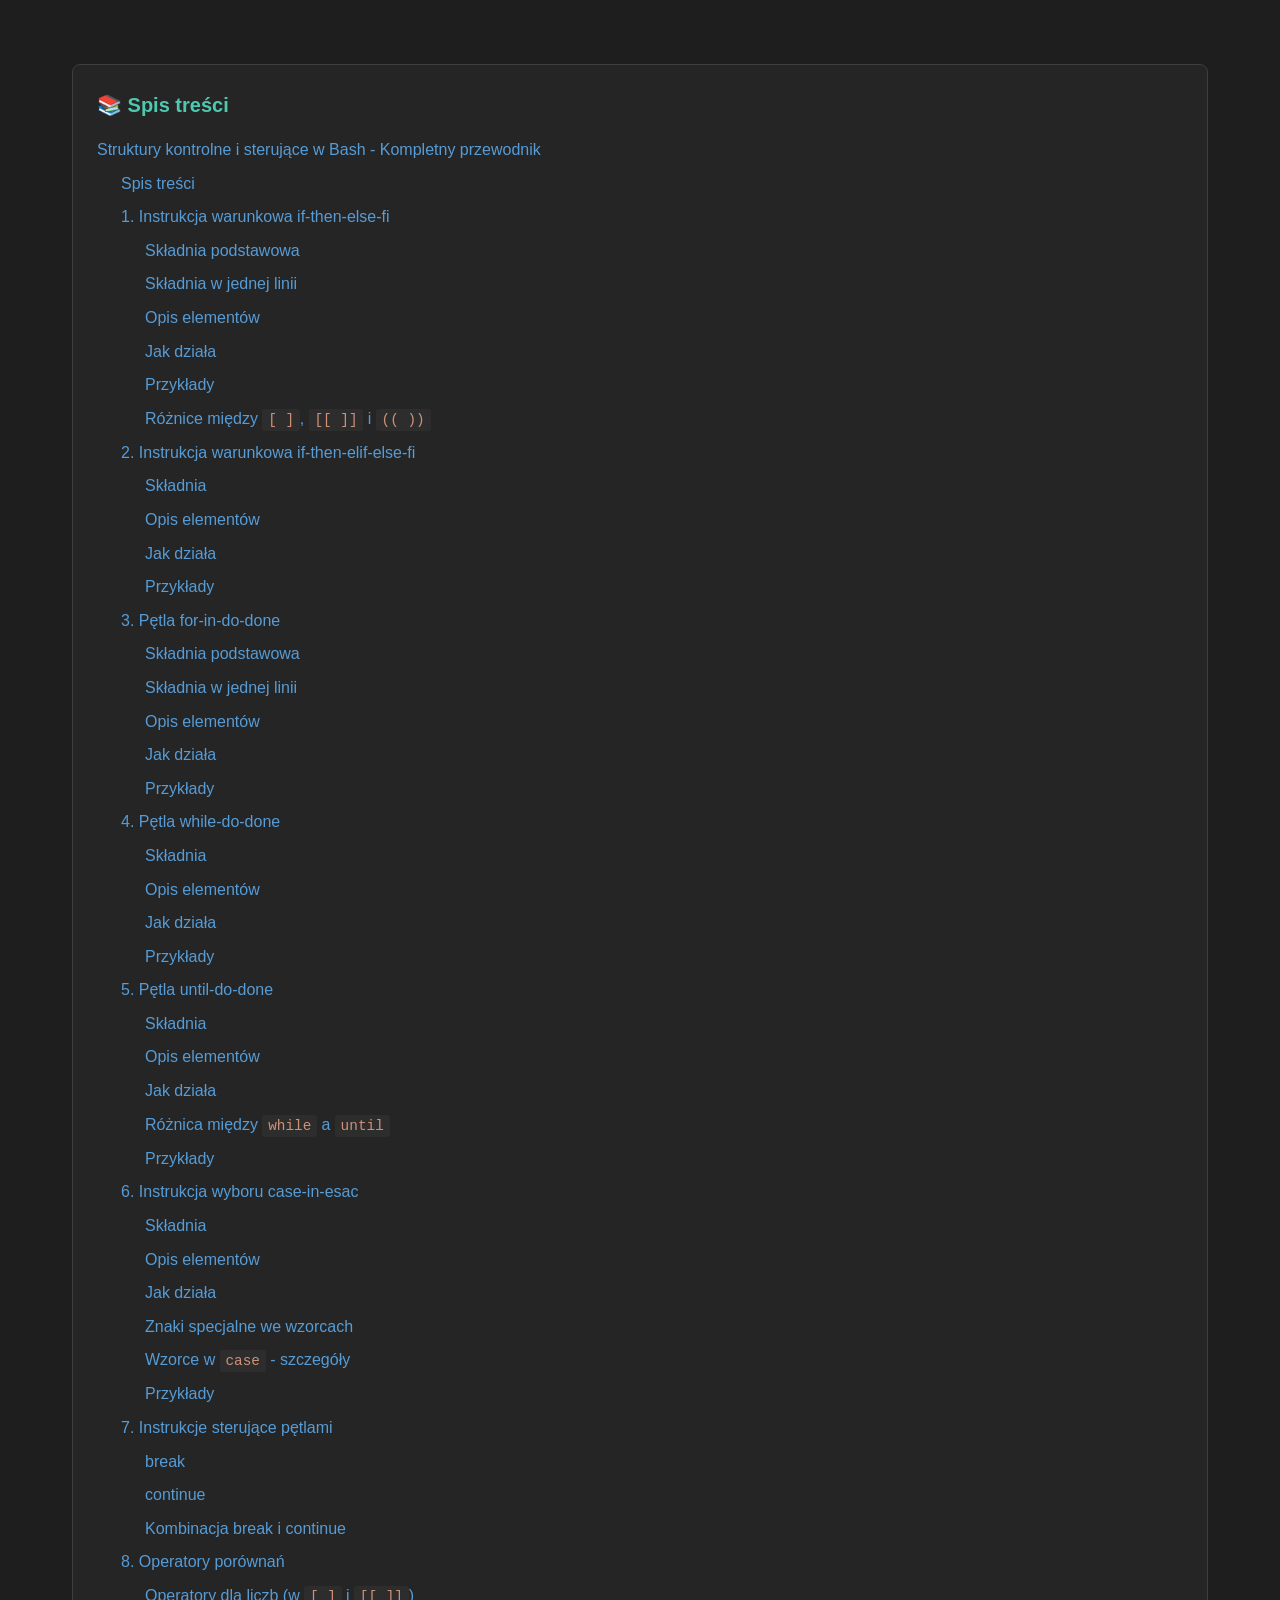
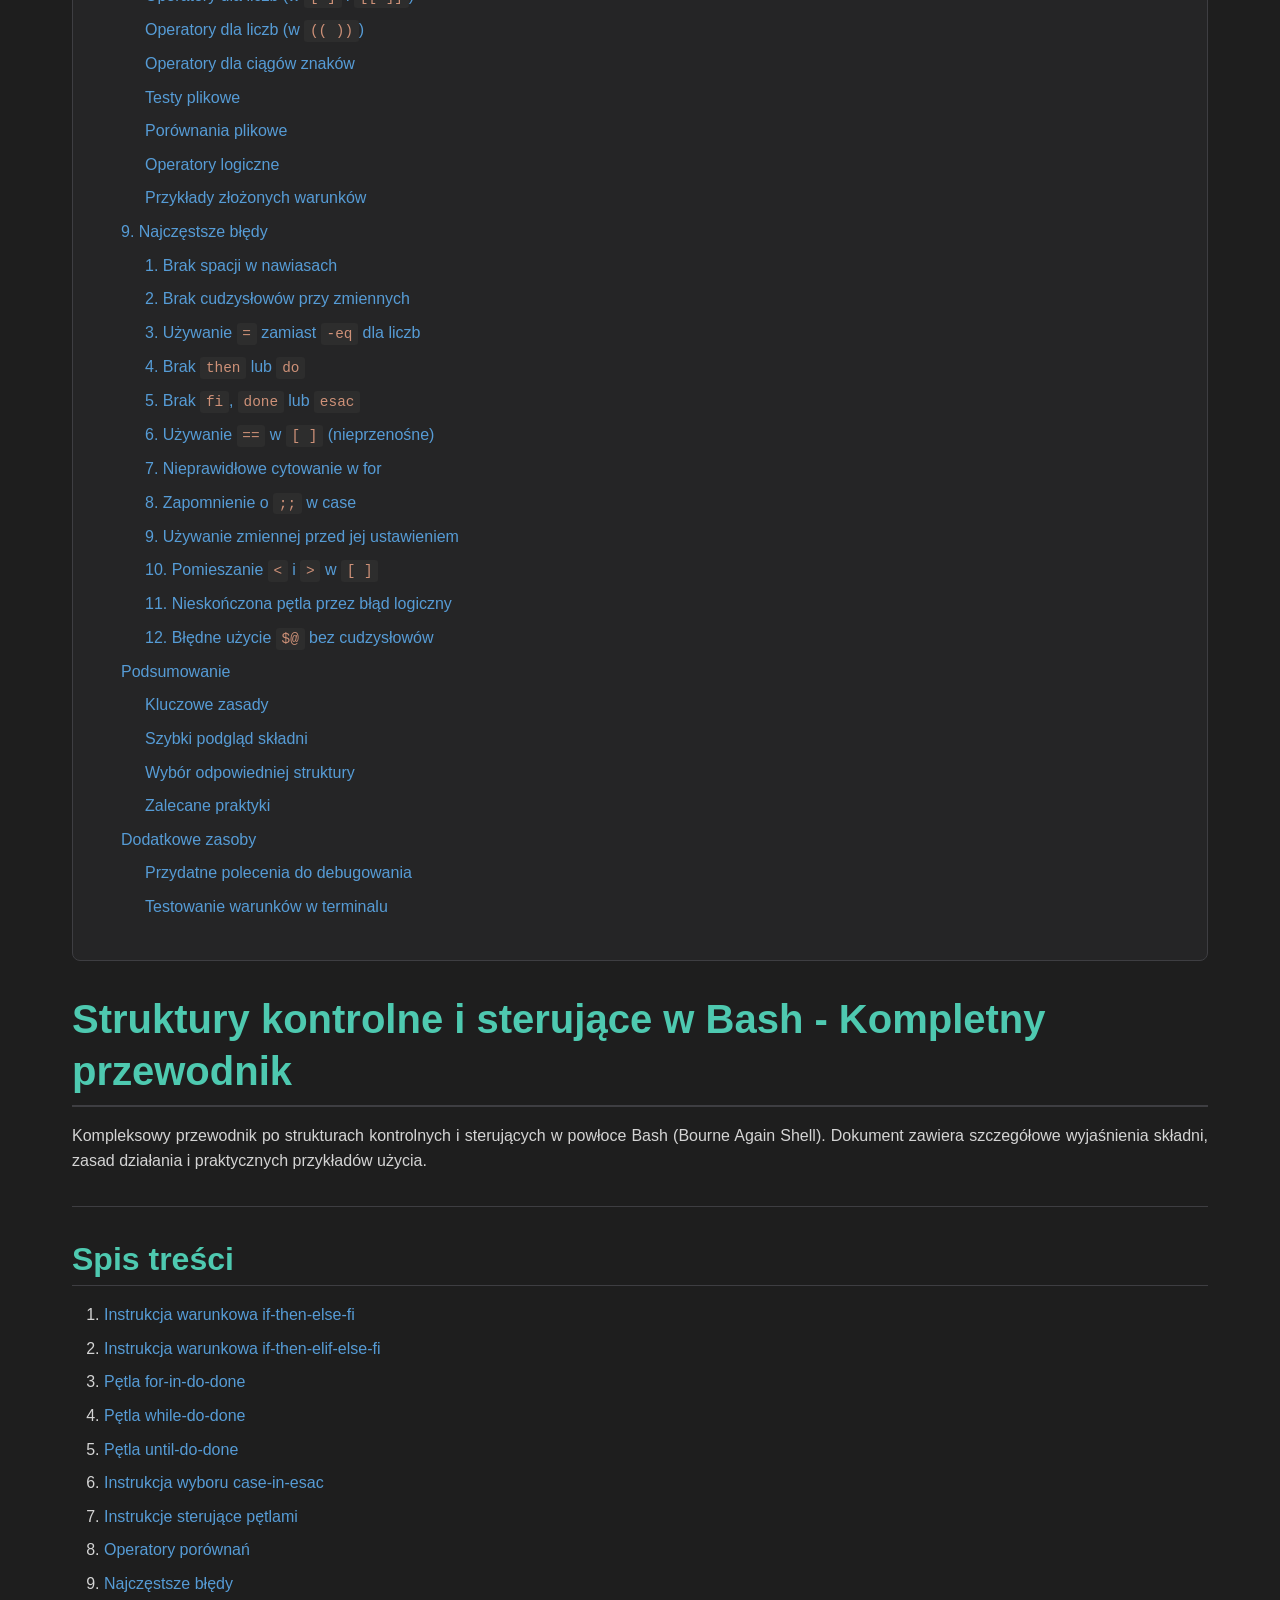
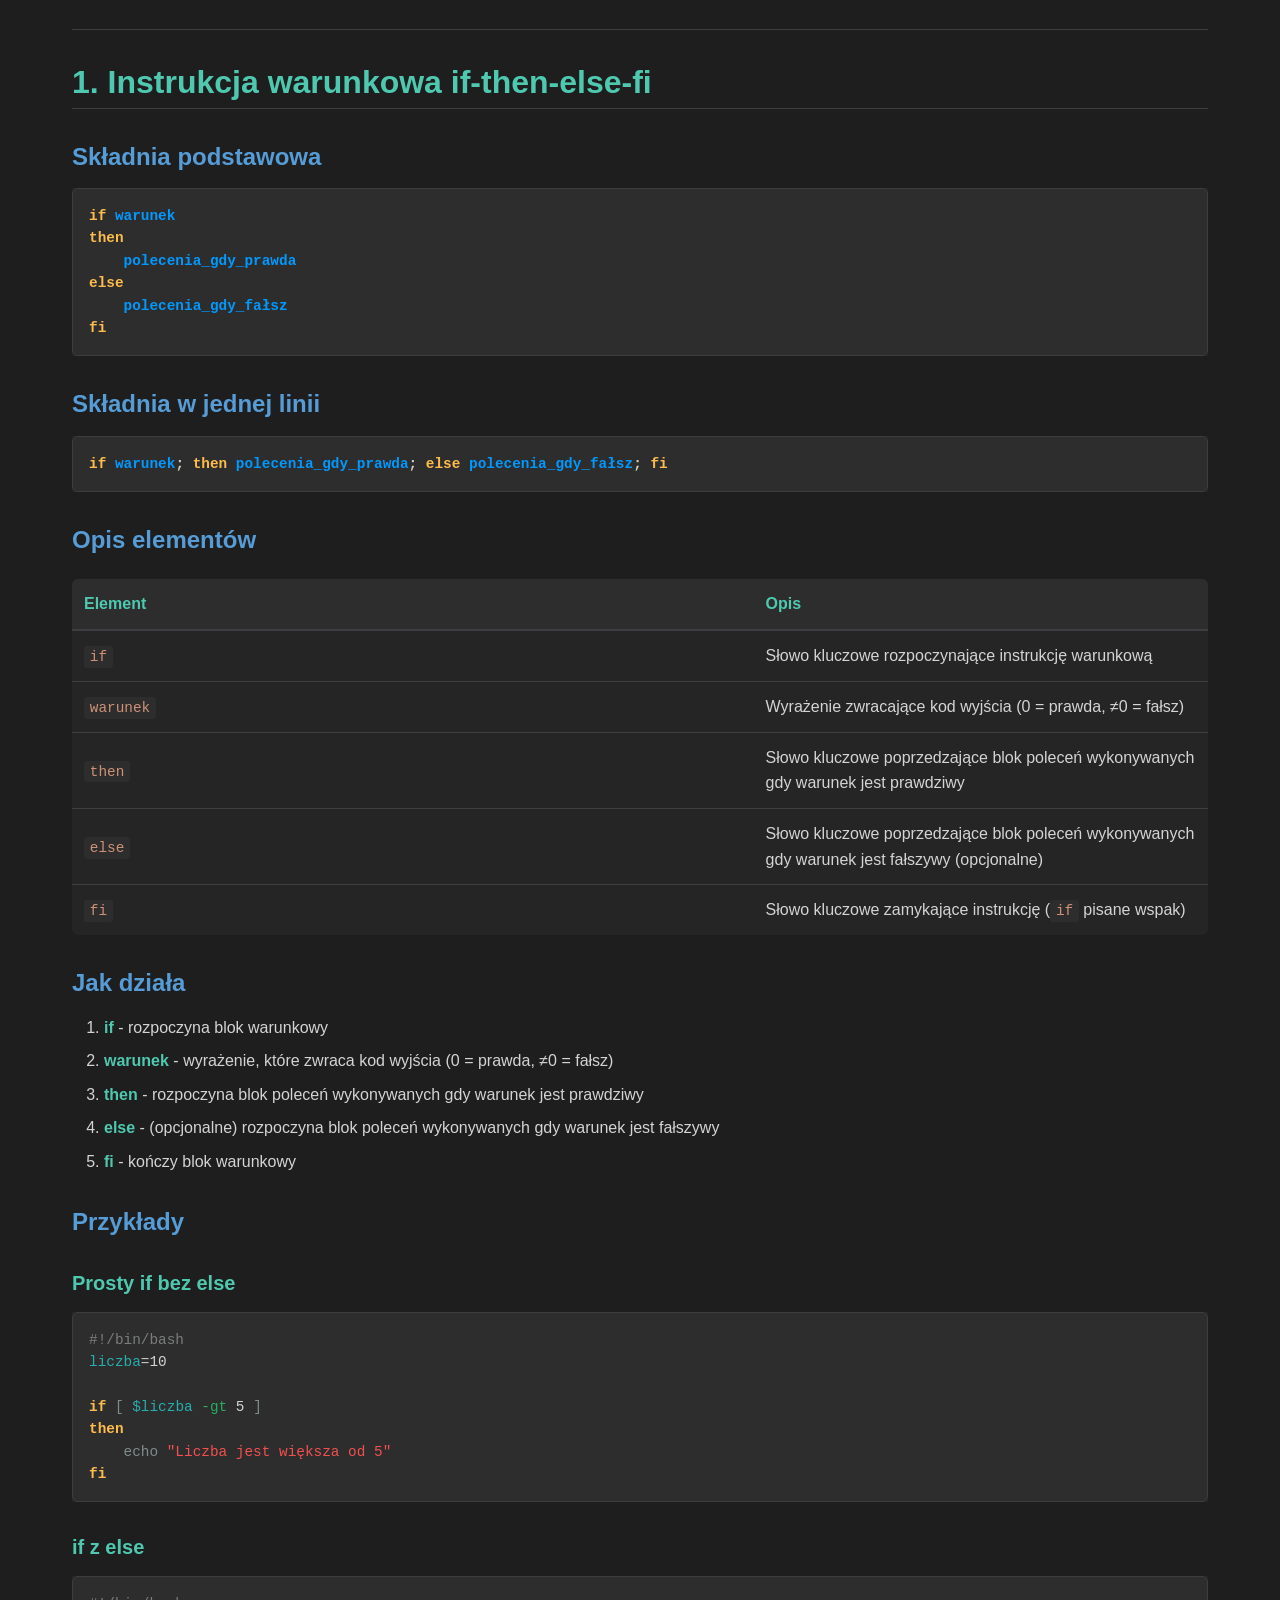
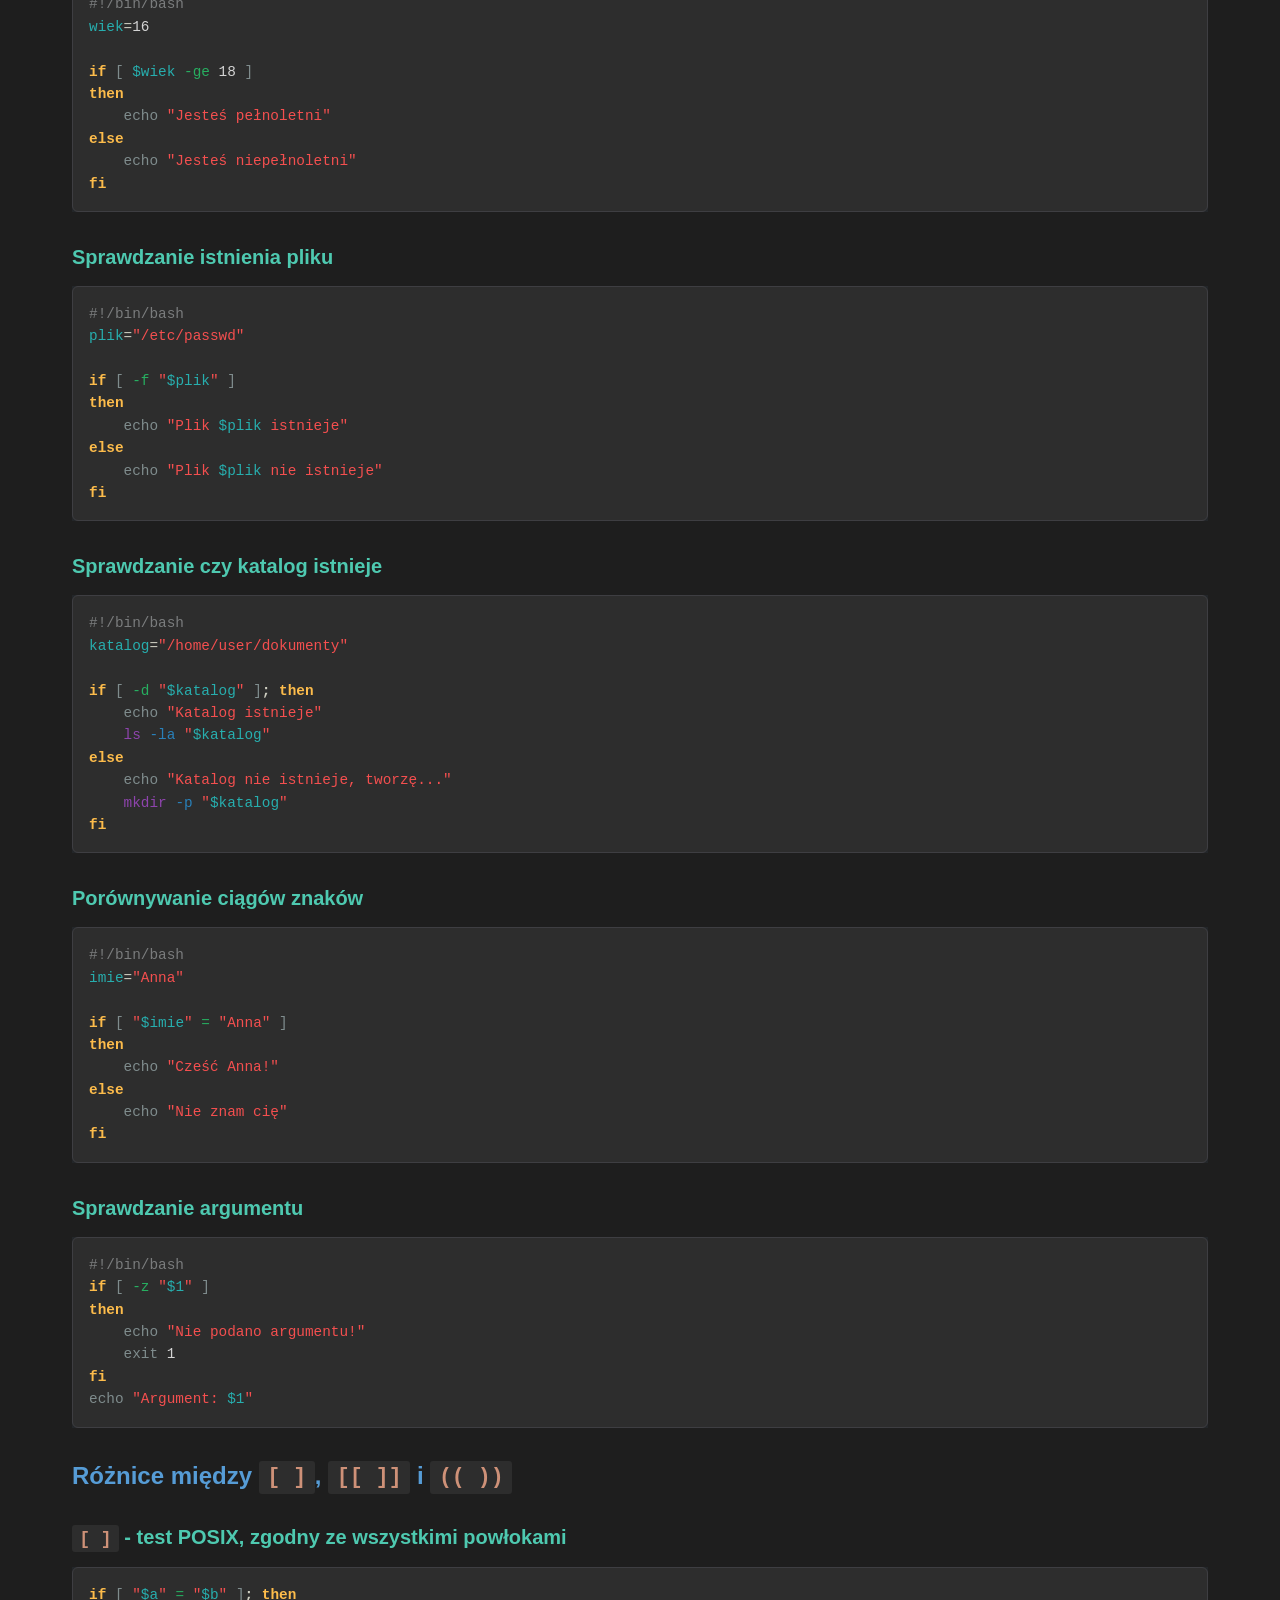
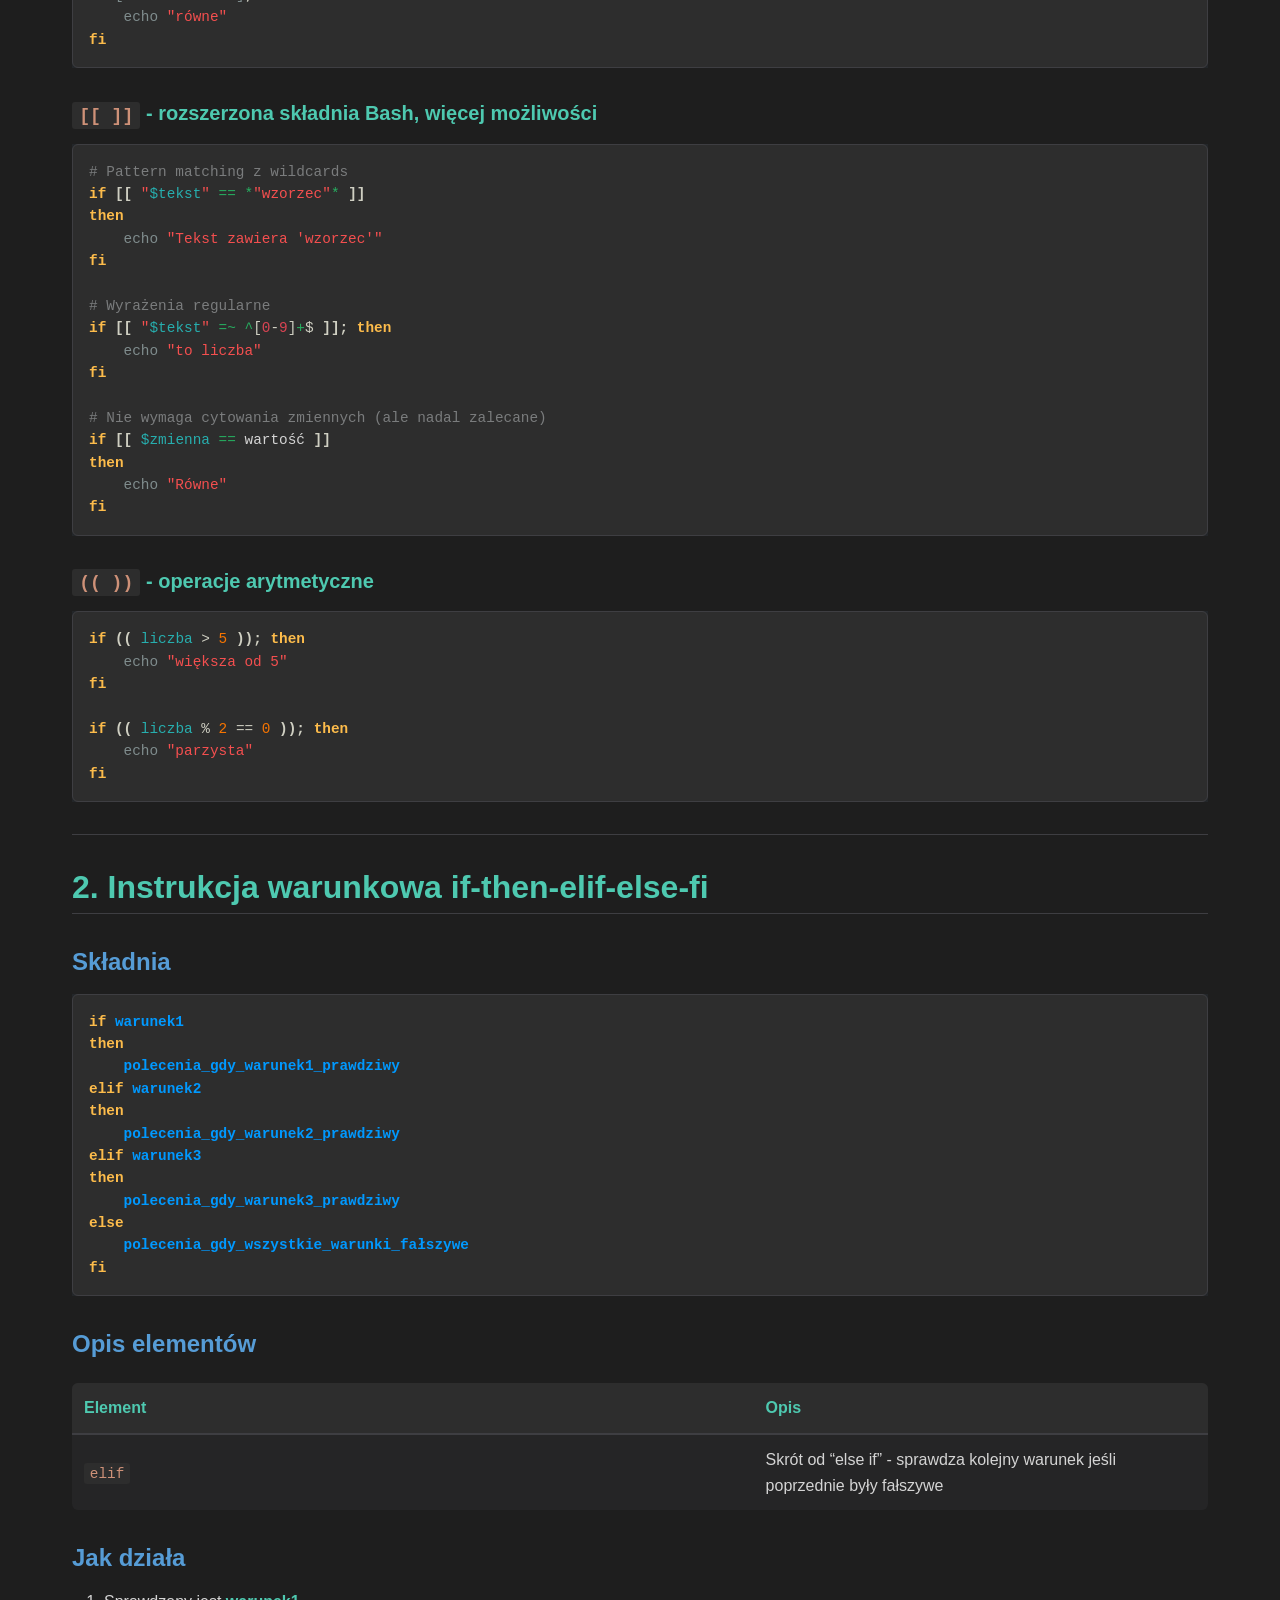
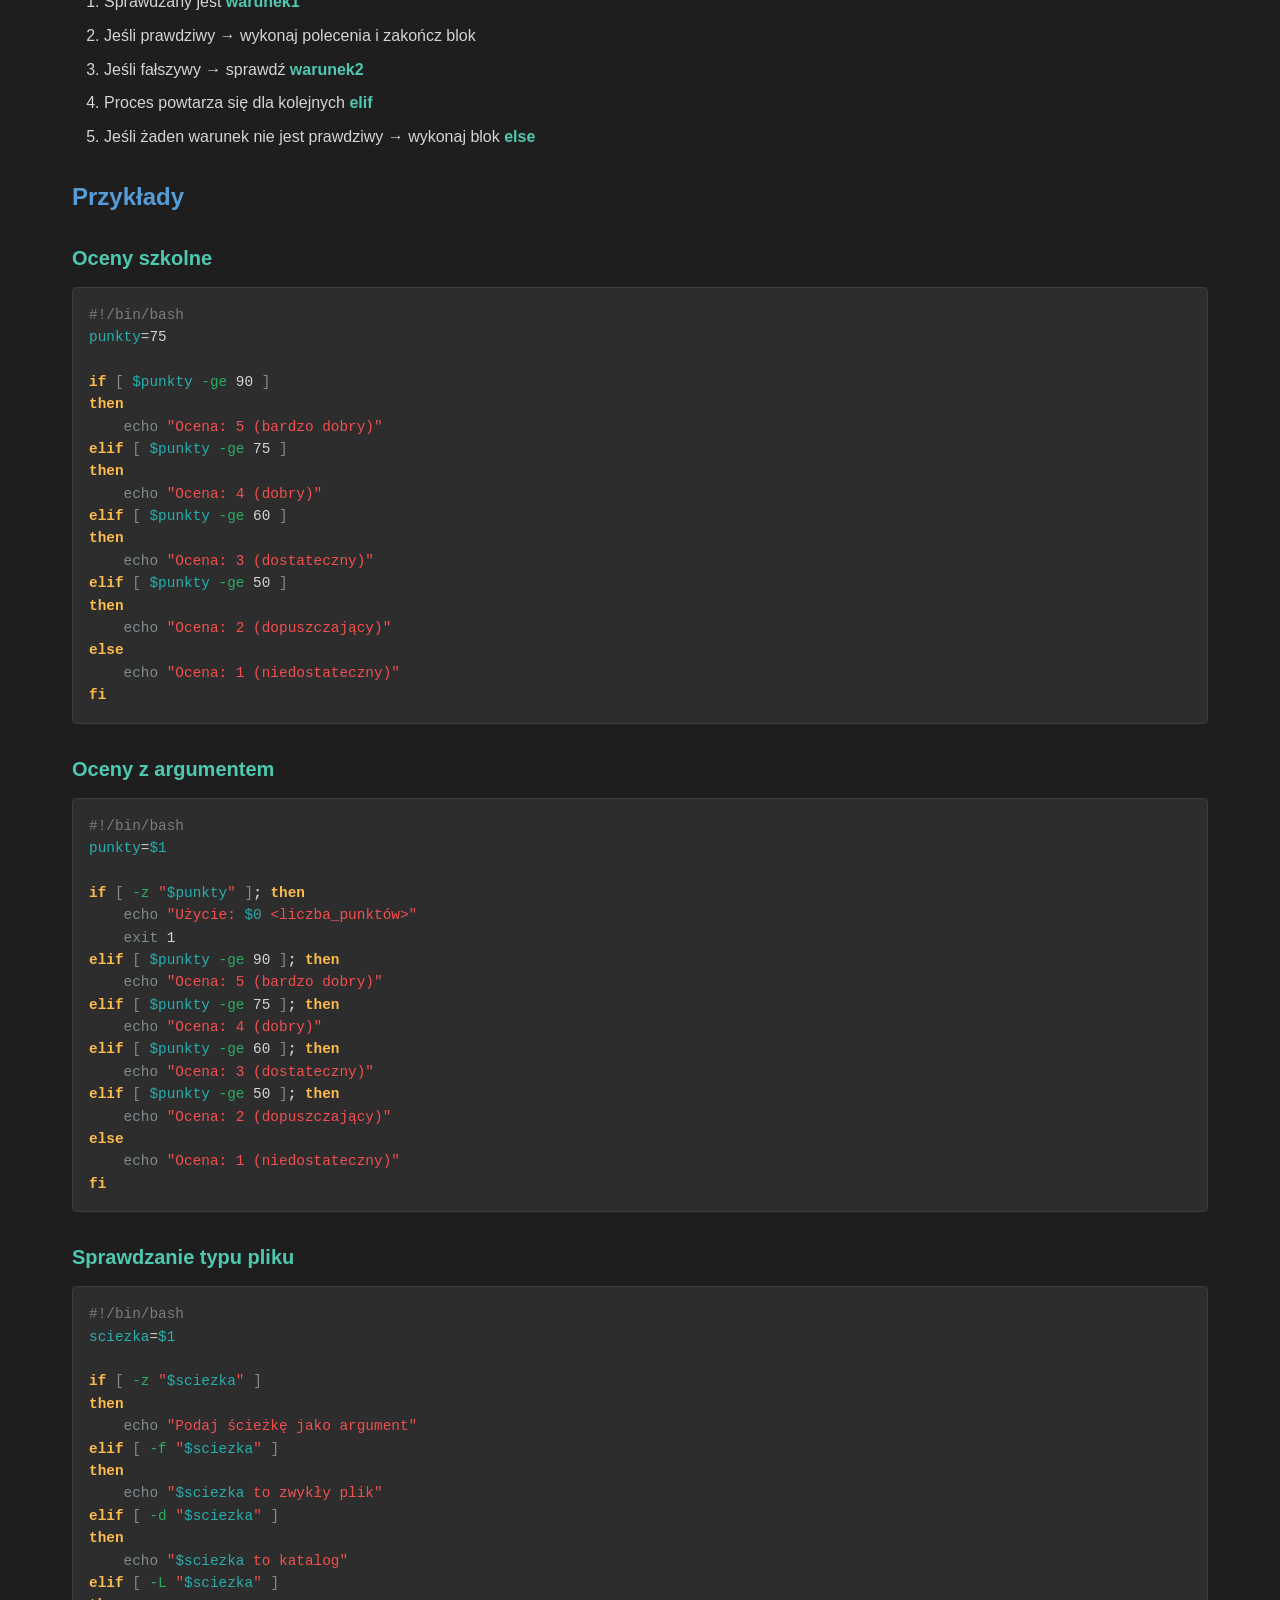
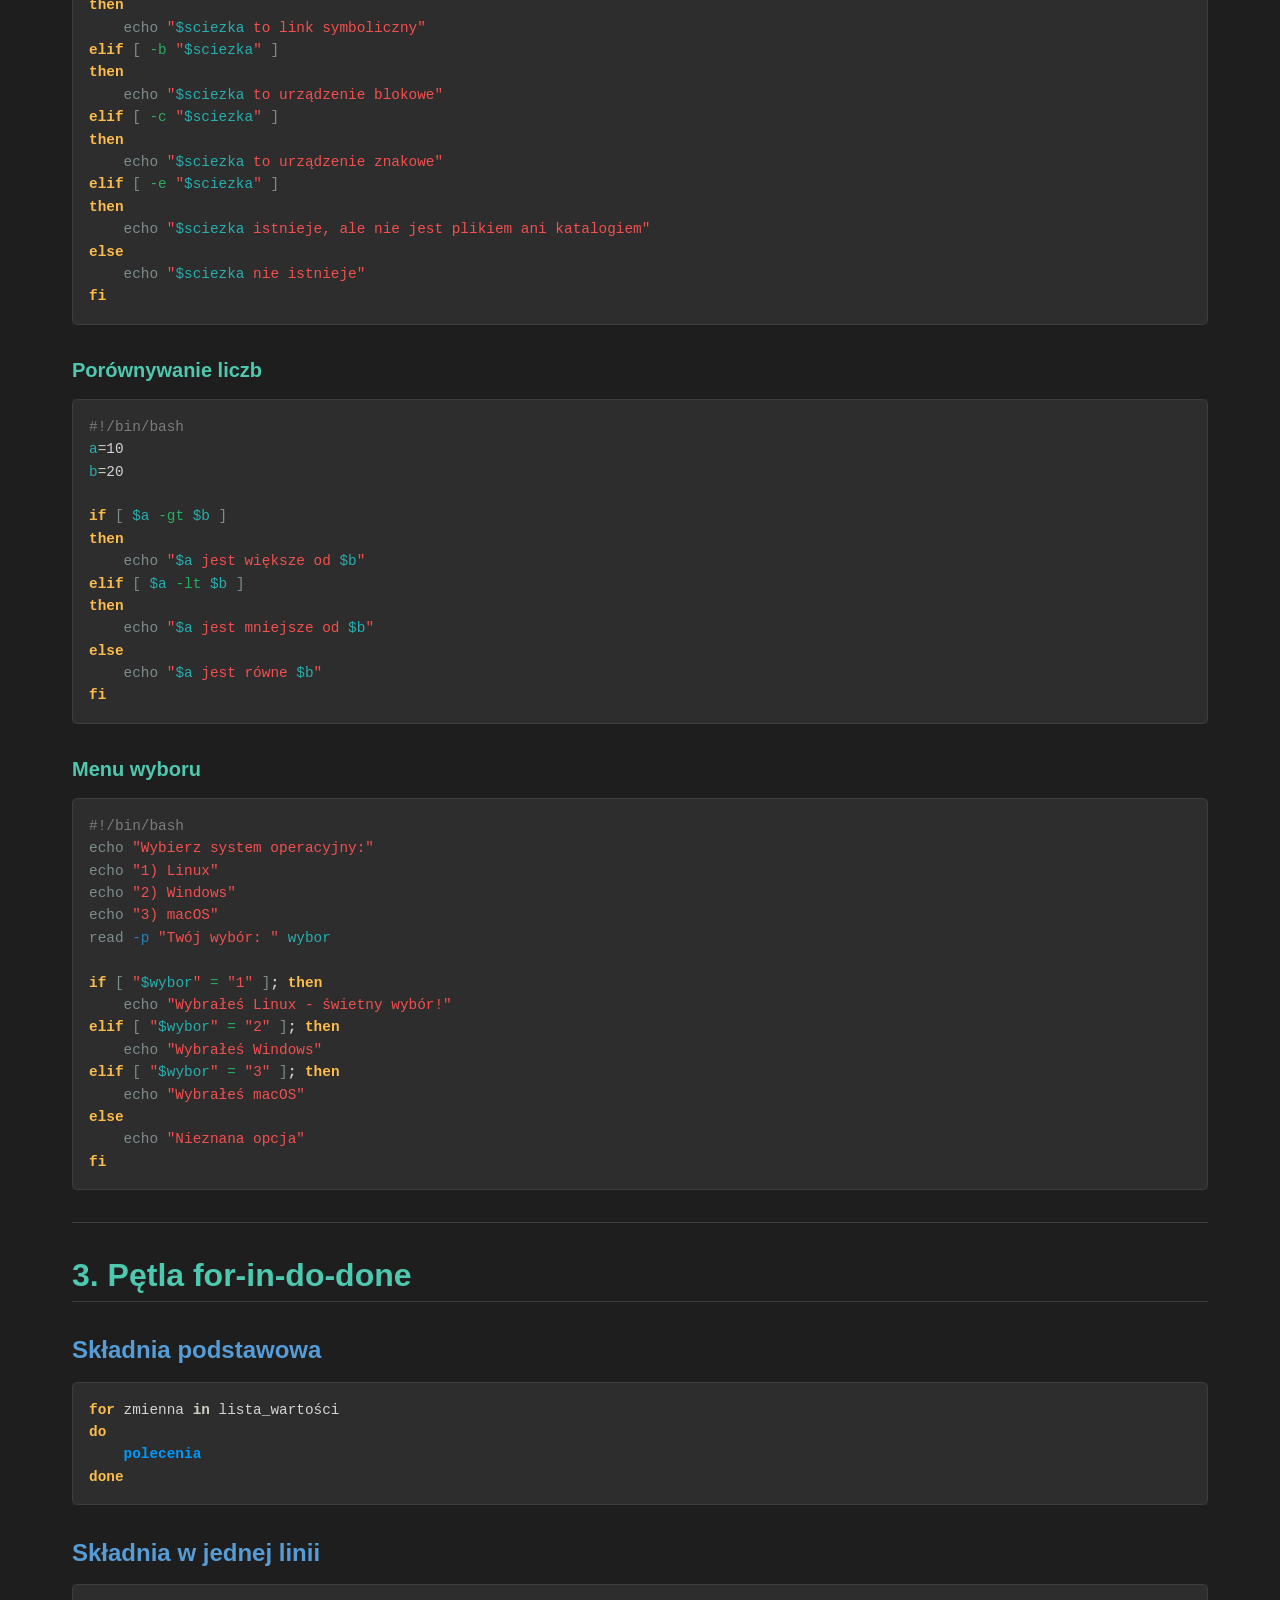
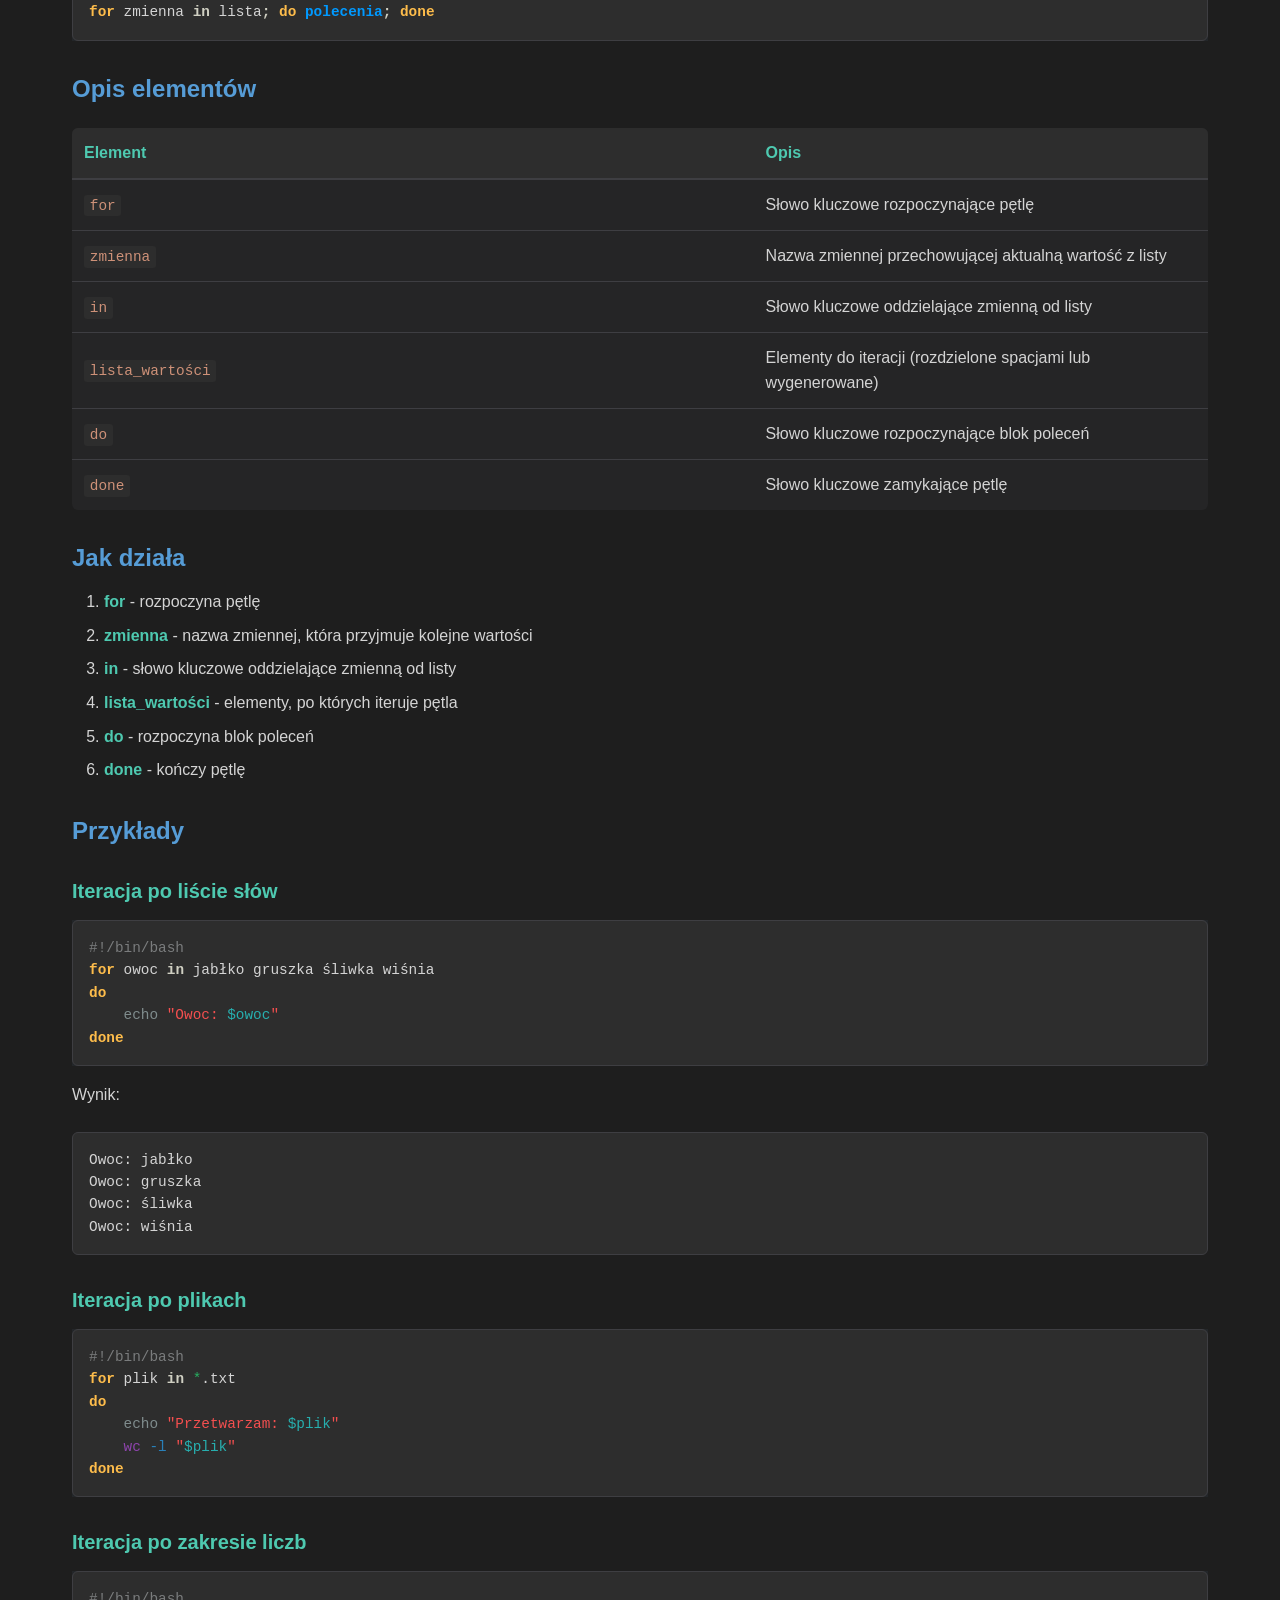
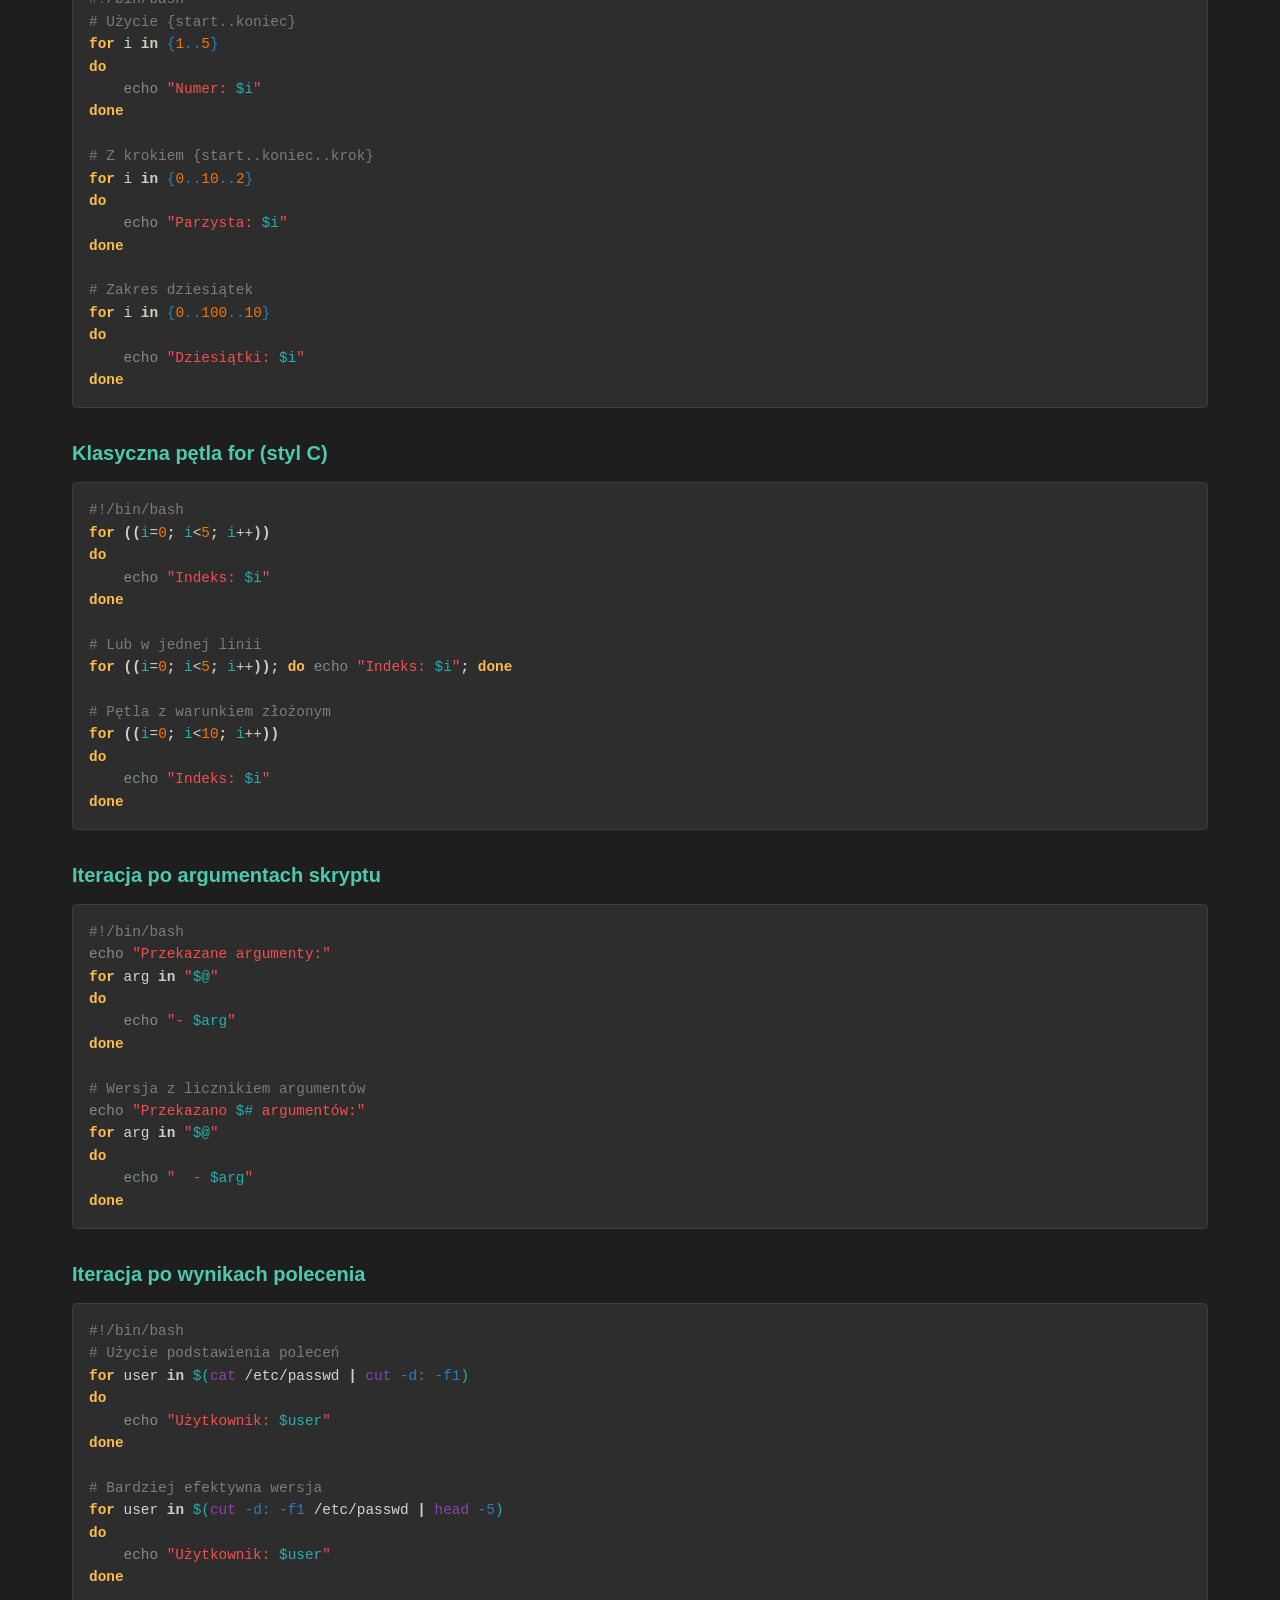
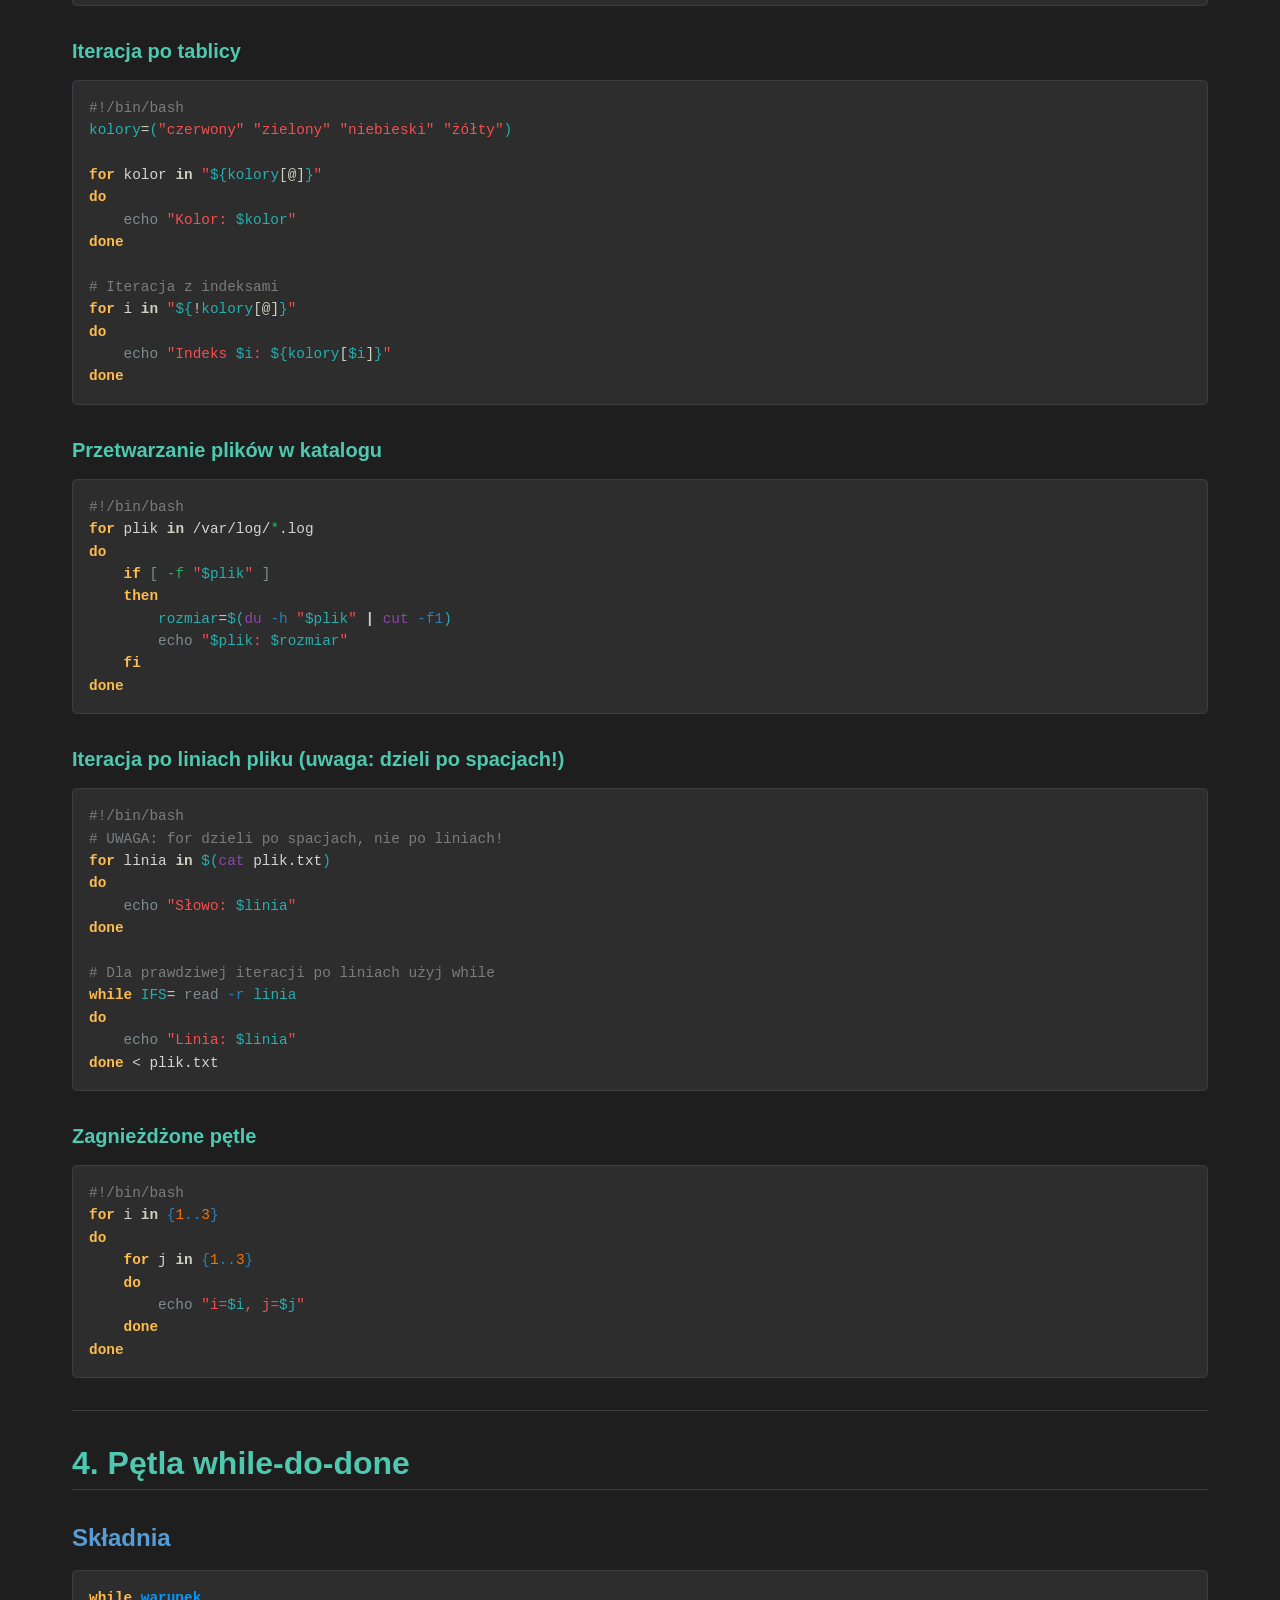
<file: notatki/linux/linux kolos/for.html>
<!DOCTYPE html>
<html xmlns="http://www.w3.org/1999/xhtml" lang="" xml:lang="">
<head>
  <meta charset="utf-8" />
  <meta name="generator" content="pandoc" />
  <meta name="viewport" content="width=device-width, initial-scale=1.0, user-scalable=yes" />
  <title>for</title>
  <style>
    /* Default styles provided by pandoc.
    ** See https://pandoc.org/MANUAL.html#variables-for-html for config info.
    */
    code{white-space: pre-wrap;}
    span.smallcaps{font-variant: small-caps;}
    div.columns{display: flex; gap: min(4vw, 1.5em);}
    div.column{flex: auto; overflow-x: auto;}
    div.hanging-indent{margin-left: 1.5em; text-indent: -1.5em;}
    /* The extra [class] is a hack that increases specificity enough to
       override a similar rule in reveal.js */
    ul.task-list[class]{list-style: none;}
    ul.task-list li input[type="checkbox"] {
      font-size: inherit;
      width: 0.8em;
      margin: 0 0.8em 0.2em -1.6em;
      vertical-align: middle;
    }
    .display.math{display: block; text-align: center; margin: 0.5rem auto;}
    /* CSS for syntax highlighting */
    html { -webkit-text-size-adjust: 100%; }
    pre > code.sourceCode { white-space: pre; position: relative; }
    pre > code.sourceCode > span { display: inline-block; line-height: 1.25; }
    pre > code.sourceCode > span:empty { height: 1.2em; }
    .sourceCode { overflow: visible; }
    code.sourceCode > span { color: inherit; text-decoration: inherit; }
    div.sourceCode { margin: 1em 0; }
    pre.sourceCode { margin: 0; }
    @media screen {
    div.sourceCode { overflow: auto; }
    }
    @media print {
    pre > code.sourceCode { white-space: pre-wrap; }
    pre > code.sourceCode > span { text-indent: -5em; padding-left: 5em; }
    }
    pre.numberSource code
      { counter-reset: source-line 0; }
    pre.numberSource code > span
      { position: relative; left: -4em; counter-increment: source-line; }
    pre.numberSource code > span > a:first-child::before
      { content: counter(source-line);
        position: relative; left: -1em; text-align: right; vertical-align: baseline;
        border: none; display: inline-block;
        -webkit-touch-callout: none; -webkit-user-select: none;
        -khtml-user-select: none; -moz-user-select: none;
        -ms-user-select: none; user-select: none;
        padding: 0 4px; width: 4em;
        background-color: #232629;
        color: #7a7c7d;
      }
    pre.numberSource { margin-left: 3em; border-left: 1px solid #7a7c7d;  padding-left: 4px; }
    div.sourceCode
      { color: #cfcfc2; background-color: #232629; }
    @media screen {
    pre > code.sourceCode > span > a:first-child::before { text-decoration: underline; }
    }
    code span { color: #cfcfc2; } /* Normal */
    code span.al { color: #95da4c; background-color: #4d1f24; font-weight: bold; } /* Alert */
    code span.an { color: #3f8058; } /* Annotation */
    code span.at { color: #2980b9; } /* Attribute */
    code span.bn { color: #f67400; } /* BaseN */
    code span.bu { color: #7f8c8d; } /* BuiltIn */
    code span.cf { color: #fdbc4b; font-weight: bold; } /* ControlFlow */
    code span.ch { color: #3daee9; } /* Char */
    code span.cn { color: #27aeae; font-weight: bold; } /* Constant */
    code span.co { color: #7a7c7d; } /* Comment */
    code span.cv { color: #7f8c8d; } /* CommentVar */
    code span.do { color: #a43340; } /* Documentation */
    code span.dt { color: #2980b9; } /* DataType */
    code span.dv { color: #f67400; } /* DecVal */
    code span.er { color: #da4453; text-decoration: underline; } /* Error */
    code span.ex { color: #0099ff; font-weight: bold; } /* Extension */
    code span.fl { color: #f67400; } /* Float */
    code span.fu { color: #8e44ad; } /* Function */
    code span.im { color: #27ae60; } /* Import */
    code span.in { color: #c45b00; } /* Information */
    code span.kw { color: #cfcfc2; font-weight: bold; } /* Keyword */
    code span.op { color: #cfcfc2; } /* Operator */
    code span.ot { color: #27ae60; } /* Other */
    code span.pp { color: #27ae60; } /* Preprocessor */
    code span.re { color: #2980b9; background-color: #153042; } /* RegionMarker */
    code span.sc { color: #3daee9; } /* SpecialChar */
    code span.ss { color: #da4453; } /* SpecialString */
    code span.st { color: #f44f4f; } /* String */
    code span.va { color: #27aeae; } /* Variable */
    code span.vs { color: #da4453; } /* VerbatimString */
    code span.wa { color: #da4453; } /* Warning */
  </style>
  <link rel="stylesheet" href="dark-style.css" />
</head>
<body>
<nav id="TOC" role="doc-toc">
<ul>
<li><a
href="#struktury-kontrolne-i-sterujące-w-bash---kompletny-przewodnik"
id="toc-struktury-kontrolne-i-sterujące-w-bash---kompletny-przewodnik">Struktury
kontrolne i sterujące w Bash - Kompletny przewodnik</a>
<ul>
<li><a href="#spis-treści" id="toc-spis-treści">Spis treści</a></li>
<li><a href="#instrukcja-warunkowa-if-then-else-fi"
id="toc-instrukcja-warunkowa-if-then-else-fi">1. Instrukcja warunkowa
if-then-else-fi</a>
<ul>
<li><a href="#składnia-podstawowa" id="toc-składnia-podstawowa">Składnia
podstawowa</a></li>
<li><a href="#składnia-w-jednej-linii"
id="toc-składnia-w-jednej-linii">Składnia w jednej linii</a></li>
<li><a href="#opis-elementów" id="toc-opis-elementów">Opis
elementów</a></li>
<li><a href="#jak-działa" id="toc-jak-działa">Jak działa</a></li>
<li><a href="#przykłady" id="toc-przykłady">Przykłady</a></li>
<li><a href="#różnice-między-i" id="toc-różnice-między-i">Różnice między
<code>[ ]</code>, <code>[[ ]]</code> i <code>(( ))</code></a></li>
</ul></li>
<li><a href="#instrukcja-warunkowa-if-then-elif-else-fi"
id="toc-instrukcja-warunkowa-if-then-elif-else-fi">2. Instrukcja
warunkowa if-then-elif-else-fi</a>
<ul>
<li><a href="#składnia" id="toc-składnia">Składnia</a></li>
<li><a href="#opis-elementów-1" id="toc-opis-elementów-1">Opis
elementów</a></li>
<li><a href="#jak-działa-1" id="toc-jak-działa-1">Jak działa</a></li>
<li><a href="#przykłady-1" id="toc-przykłady-1">Przykłady</a></li>
</ul></li>
<li><a href="#pętla-for-in-do-done" id="toc-pętla-for-in-do-done">3.
Pętla for-in-do-done</a>
<ul>
<li><a href="#składnia-podstawowa-1"
id="toc-składnia-podstawowa-1">Składnia podstawowa</a></li>
<li><a href="#składnia-w-jednej-linii-1"
id="toc-składnia-w-jednej-linii-1">Składnia w jednej linii</a></li>
<li><a href="#opis-elementów-2" id="toc-opis-elementów-2">Opis
elementów</a></li>
<li><a href="#jak-działa-2" id="toc-jak-działa-2">Jak działa</a></li>
<li><a href="#przykłady-2" id="toc-przykłady-2">Przykłady</a></li>
</ul></li>
<li><a href="#pętla-while-do-done" id="toc-pętla-while-do-done">4. Pętla
while-do-done</a>
<ul>
<li><a href="#składnia-1" id="toc-składnia-1">Składnia</a></li>
<li><a href="#opis-elementów-3" id="toc-opis-elementów-3">Opis
elementów</a></li>
<li><a href="#jak-działa-3" id="toc-jak-działa-3">Jak działa</a></li>
<li><a href="#przykłady-3" id="toc-przykłady-3">Przykłady</a></li>
</ul></li>
<li><a href="#pętla-until-do-done" id="toc-pętla-until-do-done">5. Pętla
until-do-done</a>
<ul>
<li><a href="#składnia-2" id="toc-składnia-2">Składnia</a></li>
<li><a href="#opis-elementów-4" id="toc-opis-elementów-4">Opis
elementów</a></li>
<li><a href="#jak-działa-4" id="toc-jak-działa-4">Jak działa</a></li>
<li><a href="#różnica-między-while-a-until"
id="toc-różnica-między-while-a-until">Różnica między <code>while</code>
a <code>until</code></a></li>
<li><a href="#przykłady-4" id="toc-przykłady-4">Przykłady</a></li>
</ul></li>
<li><a href="#instrukcja-wyboru-case-in-esac"
id="toc-instrukcja-wyboru-case-in-esac">6. Instrukcja wyboru
case-in-esac</a>
<ul>
<li><a href="#składnia-3" id="toc-składnia-3">Składnia</a></li>
<li><a href="#opis-elementów-5" id="toc-opis-elementów-5">Opis
elementów</a></li>
<li><a href="#jak-działa-5" id="toc-jak-działa-5">Jak działa</a></li>
<li><a href="#znaki-specjalne-we-wzorcach"
id="toc-znaki-specjalne-we-wzorcach">Znaki specjalne we
wzorcach</a></li>
<li><a href="#wzorce-w-case---szczegóły"
id="toc-wzorce-w-case---szczegóły">Wzorce w <code>case</code> -
szczegóły</a></li>
<li><a href="#przykłady-5" id="toc-przykłady-5">Przykłady</a></li>
</ul></li>
<li><a href="#instrukcje-sterujące-pętlami"
id="toc-instrukcje-sterujące-pętlami">7. Instrukcje sterujące
pętlami</a>
<ul>
<li><a href="#break" id="toc-break">break</a></li>
<li><a href="#continue" id="toc-continue">continue</a></li>
<li><a href="#kombinacja-break-i-continue"
id="toc-kombinacja-break-i-continue">Kombinacja break i
continue</a></li>
</ul></li>
<li><a href="#operatory-porównań" id="toc-operatory-porównań">8.
Operatory porównań</a>
<ul>
<li><a href="#operatory-dla-liczb-w-i"
id="toc-operatory-dla-liczb-w-i">Operatory dla liczb (w <code>[ ]</code>
i <code>[[ ]]</code>)</a></li>
<li><a href="#operatory-dla-liczb-w"
id="toc-operatory-dla-liczb-w">Operatory dla liczb (w
<code>(( ))</code>)</a></li>
<li><a href="#operatory-dla-ciągów-znaków"
id="toc-operatory-dla-ciągów-znaków">Operatory dla ciągów
znaków</a></li>
<li><a href="#testy-plikowe" id="toc-testy-plikowe">Testy
plikowe</a></li>
<li><a href="#porównania-plikowe" id="toc-porównania-plikowe">Porównania
plikowe</a></li>
<li><a href="#operatory-logiczne" id="toc-operatory-logiczne">Operatory
logiczne</a></li>
<li><a href="#przykłady-złożonych-warunków"
id="toc-przykłady-złożonych-warunków">Przykłady złożonych
warunków</a></li>
</ul></li>
<li><a href="#najczęstsze-błędy" id="toc-najczęstsze-błędy">9.
Najczęstsze błędy</a>
<ul>
<li><a href="#brak-spacji-w-nawiasach"
id="toc-brak-spacji-w-nawiasach">1. Brak spacji w nawiasach</a></li>
<li><a href="#brak-cudzysłowów-przy-zmiennych"
id="toc-brak-cudzysłowów-przy-zmiennych">2. Brak cudzysłowów przy
zmiennych</a></li>
<li><a href="#używanie-zamiast--eq-dla-liczb"
id="toc-używanie-zamiast--eq-dla-liczb">3. Używanie <code>=</code>
zamiast <code>-eq</code> dla liczb</a></li>
<li><a href="#brak-then-lub-do" id="toc-brak-then-lub-do">4. Brak
<code>then</code> lub <code>do</code></a></li>
<li><a href="#brak-fi-done-lub-esac" id="toc-brak-fi-done-lub-esac">5.
Brak <code>fi</code>, <code>done</code> lub <code>esac</code></a></li>
<li><a href="#używanie-w-nieprzenośne"
id="toc-używanie-w-nieprzenośne">6. Używanie <code>==</code> w
<code>[ ]</code> (nieprzenośne)</a></li>
<li><a href="#nieprawidłowe-cytowanie-w-for"
id="toc-nieprawidłowe-cytowanie-w-for">7. Nieprawidłowe cytowanie w
for</a></li>
<li><a href="#zapomnienie-o-w-case" id="toc-zapomnienie-o-w-case">8.
Zapomnienie o <code>;;</code> w case</a></li>
<li><a href="#używanie-zmiennej-przed-jej-ustawieniem"
id="toc-używanie-zmiennej-przed-jej-ustawieniem">9. Używanie zmiennej
przed jej ustawieniem</a></li>
<li><a href="#pomieszanie-i-w" id="toc-pomieszanie-i-w">10. Pomieszanie
<code>&lt;</code> i <code>&gt;</code> w <code>[ ]</code></a></li>
<li><a href="#nieskończona-pętla-przez-błąd-logiczny"
id="toc-nieskończona-pętla-przez-błąd-logiczny">11. Nieskończona pętla
przez błąd logiczny</a></li>
<li><a href="#błędne-użycie-bez-cudzysłowów"
id="toc-błędne-użycie-bez-cudzysłowów">12. Błędne użycie <code>$@</code>
bez cudzysłowów</a></li>
</ul></li>
<li><a href="#podsumowanie" id="toc-podsumowanie">Podsumowanie</a>
<ul>
<li><a href="#kluczowe-zasady" id="toc-kluczowe-zasady">Kluczowe
zasady</a></li>
<li><a href="#szybki-podgląd-składni"
id="toc-szybki-podgląd-składni">Szybki podgląd składni</a></li>
<li><a href="#wybór-odpowiedniej-struktury"
id="toc-wybór-odpowiedniej-struktury">Wybór odpowiedniej
struktury</a></li>
<li><a href="#zalecane-praktyki" id="toc-zalecane-praktyki">Zalecane
praktyki</a></li>
</ul></li>
<li><a href="#dodatkowe-zasoby" id="toc-dodatkowe-zasoby">Dodatkowe
zasoby</a>
<ul>
<li><a href="#przydatne-polecenia-do-debugowania"
id="toc-przydatne-polecenia-do-debugowania">Przydatne polecenia do
debugowania</a></li>
<li><a href="#testowanie-warunków-w-terminalu"
id="toc-testowanie-warunków-w-terminalu">Testowanie warunków w
terminalu</a></li>
</ul></li>
</ul></li>
</ul>
</nav>
<h1
id="struktury-kontrolne-i-sterujące-w-bash---kompletny-przewodnik">Struktury
kontrolne i sterujące w Bash - Kompletny przewodnik</h1>
<p>Kompleksowy przewodnik po strukturach kontrolnych i sterujących w
powłoce Bash (Bourne Again Shell). Dokument zawiera szczegółowe
wyjaśnienia składni, zasad działania i praktycznych przykładów
użycia.</p>
<hr />
<h2 id="spis-treści">Spis treści</h2>
<ol type="1">
<li><a href="#1-instrukcja-warunkowa-if-then-else-fi">Instrukcja
warunkowa if-then-else-fi</a></li>
<li><a href="#2-instrukcja-warunkowa-if-then-elif-else-fi">Instrukcja
warunkowa if-then-elif-else-fi</a></li>
<li><a href="#3-pętla-for-in-do-done">Pętla for-in-do-done</a></li>
<li><a href="#4-pętla-while-do-done">Pętla while-do-done</a></li>
<li><a href="#5-pętla-until-do-done">Pętla until-do-done</a></li>
<li><a href="#6-instrukcja-wyboru-case-in-esac">Instrukcja wyboru
case-in-esac</a></li>
<li><a href="#7-instrukcje-sterujące-pętlami">Instrukcje sterujące
pętlami</a></li>
<li><a href="#8-operatory-porównań">Operatory porównań</a></li>
<li><a href="#9-najczęstsze-błędy">Najczęstsze błędy</a></li>
</ol>
<hr />
<h2 id="instrukcja-warunkowa-if-then-else-fi">1. Instrukcja warunkowa
if-then-else-fi</h2>
<h3 id="składnia-podstawowa">Składnia podstawowa</h3>
<div class="sourceCode" id="cb1"><pre
class="sourceCode bash"><code class="sourceCode bash"><span id="cb1-1"><a href="#cb1-1" aria-hidden="true" tabindex="-1"></a><span class="cf">if</span> <span class="ex">warunek</span></span>
<span id="cb1-2"><a href="#cb1-2" aria-hidden="true" tabindex="-1"></a><span class="cf">then</span></span>
<span id="cb1-3"><a href="#cb1-3" aria-hidden="true" tabindex="-1"></a>    <span class="ex">polecenia_gdy_prawda</span></span>
<span id="cb1-4"><a href="#cb1-4" aria-hidden="true" tabindex="-1"></a><span class="cf">else</span></span>
<span id="cb1-5"><a href="#cb1-5" aria-hidden="true" tabindex="-1"></a>    <span class="ex">polecenia_gdy_fałsz</span></span>
<span id="cb1-6"><a href="#cb1-6" aria-hidden="true" tabindex="-1"></a><span class="cf">fi</span></span></code></pre></div>
<h3 id="składnia-w-jednej-linii">Składnia w jednej linii</h3>
<div class="sourceCode" id="cb2"><pre
class="sourceCode bash"><code class="sourceCode bash"><span id="cb2-1"><a href="#cb2-1" aria-hidden="true" tabindex="-1"></a><span class="cf">if</span> <span class="ex">warunek</span><span class="kw">;</span> <span class="cf">then</span> <span class="ex">polecenia_gdy_prawda</span><span class="kw">;</span> <span class="cf">else</span> <span class="ex">polecenia_gdy_fałsz</span><span class="kw">;</span> <span class="cf">fi</span></span></code></pre></div>
<h3 id="opis-elementów">Opis elementów</h3>
<table>
<colgroup>
<col style="width: 60%" />
<col style="width: 40%" />
</colgroup>
<thead>
<tr>
<th>Element</th>
<th>Opis</th>
</tr>
</thead>
<tbody>
<tr>
<td><code>if</code></td>
<td>Słowo kluczowe rozpoczynające instrukcję warunkową</td>
</tr>
<tr>
<td><code>warunek</code></td>
<td>Wyrażenie zwracające kod wyjścia (0 = prawda, ≠0 = fałsz)</td>
</tr>
<tr>
<td><code>then</code></td>
<td>Słowo kluczowe poprzedzające blok poleceń wykonywanych gdy warunek
jest prawdziwy</td>
</tr>
<tr>
<td><code>else</code></td>
<td>Słowo kluczowe poprzedzające blok poleceń wykonywanych gdy warunek
jest fałszywy (opcjonalne)</td>
</tr>
<tr>
<td><code>fi</code></td>
<td>Słowo kluczowe zamykające instrukcję (<code>if</code> pisane
wspak)</td>
</tr>
</tbody>
</table>
<h3 id="jak-działa">Jak działa</h3>
<ol type="1">
<li><strong>if</strong> - rozpoczyna blok warunkowy</li>
<li><strong>warunek</strong> - wyrażenie, które zwraca kod wyjścia (0 =
prawda, ≠0 = fałsz)</li>
<li><strong>then</strong> - rozpoczyna blok poleceń wykonywanych gdy
warunek jest prawdziwy</li>
<li><strong>else</strong> - (opcjonalne) rozpoczyna blok poleceń
wykonywanych gdy warunek jest fałszywy</li>
<li><strong>fi</strong> - kończy blok warunkowy</li>
</ol>
<h3 id="przykłady">Przykłady</h3>
<h4 id="prosty-if-bez-else">Prosty if bez else</h4>
<div class="sourceCode" id="cb3"><pre
class="sourceCode bash"><code class="sourceCode bash"><span id="cb3-1"><a href="#cb3-1" aria-hidden="true" tabindex="-1"></a><span class="co">#!/bin/bash</span></span>
<span id="cb3-2"><a href="#cb3-2" aria-hidden="true" tabindex="-1"></a><span class="va">liczba</span><span class="op">=</span>10</span>
<span id="cb3-3"><a href="#cb3-3" aria-hidden="true" tabindex="-1"></a></span>
<span id="cb3-4"><a href="#cb3-4" aria-hidden="true" tabindex="-1"></a><span class="cf">if</span> <span class="bu">[</span> <span class="va">$liczba</span> <span class="ot">-gt</span> 5 <span class="bu">]</span></span>
<span id="cb3-5"><a href="#cb3-5" aria-hidden="true" tabindex="-1"></a><span class="cf">then</span></span>
<span id="cb3-6"><a href="#cb3-6" aria-hidden="true" tabindex="-1"></a>    <span class="bu">echo</span> <span class="st">&quot;Liczba jest większa od 5&quot;</span></span>
<span id="cb3-7"><a href="#cb3-7" aria-hidden="true" tabindex="-1"></a><span class="cf">fi</span></span></code></pre></div>
<h4 id="if-z-else">if z else</h4>
<div class="sourceCode" id="cb4"><pre
class="sourceCode bash"><code class="sourceCode bash"><span id="cb4-1"><a href="#cb4-1" aria-hidden="true" tabindex="-1"></a><span class="co">#!/bin/bash</span></span>
<span id="cb4-2"><a href="#cb4-2" aria-hidden="true" tabindex="-1"></a><span class="va">wiek</span><span class="op">=</span>16</span>
<span id="cb4-3"><a href="#cb4-3" aria-hidden="true" tabindex="-1"></a></span>
<span id="cb4-4"><a href="#cb4-4" aria-hidden="true" tabindex="-1"></a><span class="cf">if</span> <span class="bu">[</span> <span class="va">$wiek</span> <span class="ot">-ge</span> 18 <span class="bu">]</span></span>
<span id="cb4-5"><a href="#cb4-5" aria-hidden="true" tabindex="-1"></a><span class="cf">then</span></span>
<span id="cb4-6"><a href="#cb4-6" aria-hidden="true" tabindex="-1"></a>    <span class="bu">echo</span> <span class="st">&quot;Jesteś pełnoletni&quot;</span></span>
<span id="cb4-7"><a href="#cb4-7" aria-hidden="true" tabindex="-1"></a><span class="cf">else</span></span>
<span id="cb4-8"><a href="#cb4-8" aria-hidden="true" tabindex="-1"></a>    <span class="bu">echo</span> <span class="st">&quot;Jesteś niepełnoletni&quot;</span></span>
<span id="cb4-9"><a href="#cb4-9" aria-hidden="true" tabindex="-1"></a><span class="cf">fi</span></span></code></pre></div>
<h4 id="sprawdzanie-istnienia-pliku">Sprawdzanie istnienia pliku</h4>
<div class="sourceCode" id="cb5"><pre
class="sourceCode bash"><code class="sourceCode bash"><span id="cb5-1"><a href="#cb5-1" aria-hidden="true" tabindex="-1"></a><span class="co">#!/bin/bash</span></span>
<span id="cb5-2"><a href="#cb5-2" aria-hidden="true" tabindex="-1"></a><span class="va">plik</span><span class="op">=</span><span class="st">&quot;/etc/passwd&quot;</span></span>
<span id="cb5-3"><a href="#cb5-3" aria-hidden="true" tabindex="-1"></a></span>
<span id="cb5-4"><a href="#cb5-4" aria-hidden="true" tabindex="-1"></a><span class="cf">if</span> <span class="bu">[</span> <span class="ot">-f</span> <span class="st">&quot;</span><span class="va">$plik</span><span class="st">&quot;</span> <span class="bu">]</span></span>
<span id="cb5-5"><a href="#cb5-5" aria-hidden="true" tabindex="-1"></a><span class="cf">then</span></span>
<span id="cb5-6"><a href="#cb5-6" aria-hidden="true" tabindex="-1"></a>    <span class="bu">echo</span> <span class="st">&quot;Plik </span><span class="va">$plik</span><span class="st"> istnieje&quot;</span></span>
<span id="cb5-7"><a href="#cb5-7" aria-hidden="true" tabindex="-1"></a><span class="cf">else</span></span>
<span id="cb5-8"><a href="#cb5-8" aria-hidden="true" tabindex="-1"></a>    <span class="bu">echo</span> <span class="st">&quot;Plik </span><span class="va">$plik</span><span class="st"> nie istnieje&quot;</span></span>
<span id="cb5-9"><a href="#cb5-9" aria-hidden="true" tabindex="-1"></a><span class="cf">fi</span></span></code></pre></div>
<h4 id="sprawdzanie-czy-katalog-istnieje">Sprawdzanie czy katalog
istnieje</h4>
<div class="sourceCode" id="cb6"><pre
class="sourceCode bash"><code class="sourceCode bash"><span id="cb6-1"><a href="#cb6-1" aria-hidden="true" tabindex="-1"></a><span class="co">#!/bin/bash</span></span>
<span id="cb6-2"><a href="#cb6-2" aria-hidden="true" tabindex="-1"></a><span class="va">katalog</span><span class="op">=</span><span class="st">&quot;/home/user/dokumenty&quot;</span></span>
<span id="cb6-3"><a href="#cb6-3" aria-hidden="true" tabindex="-1"></a></span>
<span id="cb6-4"><a href="#cb6-4" aria-hidden="true" tabindex="-1"></a><span class="cf">if</span> <span class="bu">[</span> <span class="ot">-d</span> <span class="st">&quot;</span><span class="va">$katalog</span><span class="st">&quot;</span> <span class="bu">]</span><span class="kw">;</span> <span class="cf">then</span></span>
<span id="cb6-5"><a href="#cb6-5" aria-hidden="true" tabindex="-1"></a>    <span class="bu">echo</span> <span class="st">&quot;Katalog istnieje&quot;</span></span>
<span id="cb6-6"><a href="#cb6-6" aria-hidden="true" tabindex="-1"></a>    <span class="fu">ls</span> <span class="at">-la</span> <span class="st">&quot;</span><span class="va">$katalog</span><span class="st">&quot;</span></span>
<span id="cb6-7"><a href="#cb6-7" aria-hidden="true" tabindex="-1"></a><span class="cf">else</span></span>
<span id="cb6-8"><a href="#cb6-8" aria-hidden="true" tabindex="-1"></a>    <span class="bu">echo</span> <span class="st">&quot;Katalog nie istnieje, tworzę...&quot;</span></span>
<span id="cb6-9"><a href="#cb6-9" aria-hidden="true" tabindex="-1"></a>    <span class="fu">mkdir</span> <span class="at">-p</span> <span class="st">&quot;</span><span class="va">$katalog</span><span class="st">&quot;</span></span>
<span id="cb6-10"><a href="#cb6-10" aria-hidden="true" tabindex="-1"></a><span class="cf">fi</span></span></code></pre></div>
<h4 id="porównywanie-ciągów-znaków">Porównywanie ciągów znaków</h4>
<div class="sourceCode" id="cb7"><pre
class="sourceCode bash"><code class="sourceCode bash"><span id="cb7-1"><a href="#cb7-1" aria-hidden="true" tabindex="-1"></a><span class="co">#!/bin/bash</span></span>
<span id="cb7-2"><a href="#cb7-2" aria-hidden="true" tabindex="-1"></a><span class="va">imie</span><span class="op">=</span><span class="st">&quot;Anna&quot;</span></span>
<span id="cb7-3"><a href="#cb7-3" aria-hidden="true" tabindex="-1"></a></span>
<span id="cb7-4"><a href="#cb7-4" aria-hidden="true" tabindex="-1"></a><span class="cf">if</span> <span class="bu">[</span> <span class="st">&quot;</span><span class="va">$imie</span><span class="st">&quot;</span> <span class="ot">=</span> <span class="st">&quot;Anna&quot;</span> <span class="bu">]</span></span>
<span id="cb7-5"><a href="#cb7-5" aria-hidden="true" tabindex="-1"></a><span class="cf">then</span></span>
<span id="cb7-6"><a href="#cb7-6" aria-hidden="true" tabindex="-1"></a>    <span class="bu">echo</span> <span class="st">&quot;Cześć Anna!&quot;</span></span>
<span id="cb7-7"><a href="#cb7-7" aria-hidden="true" tabindex="-1"></a><span class="cf">else</span></span>
<span id="cb7-8"><a href="#cb7-8" aria-hidden="true" tabindex="-1"></a>    <span class="bu">echo</span> <span class="st">&quot;Nie znam cię&quot;</span></span>
<span id="cb7-9"><a href="#cb7-9" aria-hidden="true" tabindex="-1"></a><span class="cf">fi</span></span></code></pre></div>
<h4 id="sprawdzanie-argumentu">Sprawdzanie argumentu</h4>
<div class="sourceCode" id="cb8"><pre
class="sourceCode bash"><code class="sourceCode bash"><span id="cb8-1"><a href="#cb8-1" aria-hidden="true" tabindex="-1"></a><span class="co">#!/bin/bash</span></span>
<span id="cb8-2"><a href="#cb8-2" aria-hidden="true" tabindex="-1"></a><span class="cf">if</span> <span class="bu">[</span> <span class="ot">-z</span> <span class="st">&quot;</span><span class="va">$1</span><span class="st">&quot;</span> <span class="bu">]</span></span>
<span id="cb8-3"><a href="#cb8-3" aria-hidden="true" tabindex="-1"></a><span class="cf">then</span></span>
<span id="cb8-4"><a href="#cb8-4" aria-hidden="true" tabindex="-1"></a>    <span class="bu">echo</span> <span class="st">&quot;Nie podano argumentu!&quot;</span></span>
<span id="cb8-5"><a href="#cb8-5" aria-hidden="true" tabindex="-1"></a>    <span class="bu">exit</span> 1</span>
<span id="cb8-6"><a href="#cb8-6" aria-hidden="true" tabindex="-1"></a><span class="cf">fi</span></span>
<span id="cb8-7"><a href="#cb8-7" aria-hidden="true" tabindex="-1"></a><span class="bu">echo</span> <span class="st">&quot;Argument: </span><span class="va">$1</span><span class="st">&quot;</span></span></code></pre></div>
<h3 id="różnice-między-i">Różnice między <code>[ ]</code>,
<code>[[ ]]</code> i <code>(( ))</code></h3>
<h4 id="test-posix-zgodny-ze-wszystkimi-powłokami"><code>[ ]</code> -
test POSIX, zgodny ze wszystkimi powłokami</h4>
<div class="sourceCode" id="cb9"><pre
class="sourceCode bash"><code class="sourceCode bash"><span id="cb9-1"><a href="#cb9-1" aria-hidden="true" tabindex="-1"></a><span class="cf">if</span> <span class="bu">[</span> <span class="st">&quot;</span><span class="va">$a</span><span class="st">&quot;</span> <span class="ot">=</span> <span class="st">&quot;</span><span class="va">$b</span><span class="st">&quot;</span> <span class="bu">]</span><span class="kw">;</span> <span class="cf">then</span> </span>
<span id="cb9-2"><a href="#cb9-2" aria-hidden="true" tabindex="-1"></a>    <span class="bu">echo</span> <span class="st">&quot;równe&quot;</span></span>
<span id="cb9-3"><a href="#cb9-3" aria-hidden="true" tabindex="-1"></a><span class="cf">fi</span></span></code></pre></div>
<h4 id="rozszerzona-składnia-bash-więcej-możliwości"><code>[[ ]]</code>
- rozszerzona składnia Bash, więcej możliwości</h4>
<div class="sourceCode" id="cb10"><pre
class="sourceCode bash"><code class="sourceCode bash"><span id="cb10-1"><a href="#cb10-1" aria-hidden="true" tabindex="-1"></a><span class="co"># Pattern matching z wildcards</span></span>
<span id="cb10-2"><a href="#cb10-2" aria-hidden="true" tabindex="-1"></a><span class="cf">if</span> <span class="kw">[[</span> <span class="st">&quot;</span><span class="va">$tekst</span><span class="st">&quot;</span> <span class="ot">==</span> <span class="pp">*</span><span class="st">&quot;wzorzec&quot;</span><span class="pp">*</span> <span class="kw">]]</span></span>
<span id="cb10-3"><a href="#cb10-3" aria-hidden="true" tabindex="-1"></a><span class="cf">then</span></span>
<span id="cb10-4"><a href="#cb10-4" aria-hidden="true" tabindex="-1"></a>    <span class="bu">echo</span> <span class="st">&quot;Tekst zawiera &#39;wzorzec&#39;&quot;</span></span>
<span id="cb10-5"><a href="#cb10-5" aria-hidden="true" tabindex="-1"></a><span class="cf">fi</span></span>
<span id="cb10-6"><a href="#cb10-6" aria-hidden="true" tabindex="-1"></a></span>
<span id="cb10-7"><a href="#cb10-7" aria-hidden="true" tabindex="-1"></a><span class="co"># Wyrażenia regularne</span></span>
<span id="cb10-8"><a href="#cb10-8" aria-hidden="true" tabindex="-1"></a><span class="cf">if</span> <span class="kw">[[</span> <span class="st">&quot;</span><span class="va">$tekst</span><span class="st">&quot;</span> <span class="ot">=~</span> <span class="pp">^</span><span class="op">[</span><span class="ss">0</span><span class="op">-</span><span class="ss">9</span><span class="op">]</span><span class="pp">+</span><span class="op">$</span> <span class="kw">]];</span> <span class="cf">then</span> </span>
<span id="cb10-9"><a href="#cb10-9" aria-hidden="true" tabindex="-1"></a>    <span class="bu">echo</span> <span class="st">&quot;to liczba&quot;</span></span>
<span id="cb10-10"><a href="#cb10-10" aria-hidden="true" tabindex="-1"></a><span class="cf">fi</span></span>
<span id="cb10-11"><a href="#cb10-11" aria-hidden="true" tabindex="-1"></a></span>
<span id="cb10-12"><a href="#cb10-12" aria-hidden="true" tabindex="-1"></a><span class="co"># Nie wymaga cytowania zmiennych (ale nadal zalecane)</span></span>
<span id="cb10-13"><a href="#cb10-13" aria-hidden="true" tabindex="-1"></a><span class="cf">if</span> <span class="kw">[[</span> <span class="va">$zmienna</span> <span class="ot">==</span> wartość <span class="kw">]]</span></span>
<span id="cb10-14"><a href="#cb10-14" aria-hidden="true" tabindex="-1"></a><span class="cf">then</span></span>
<span id="cb10-15"><a href="#cb10-15" aria-hidden="true" tabindex="-1"></a>    <span class="bu">echo</span> <span class="st">&quot;Równe&quot;</span></span>
<span id="cb10-16"><a href="#cb10-16" aria-hidden="true" tabindex="-1"></a><span class="cf">fi</span></span></code></pre></div>
<h4 id="operacje-arytmetyczne"><code>(( ))</code> - operacje
arytmetyczne</h4>
<div class="sourceCode" id="cb11"><pre
class="sourceCode bash"><code class="sourceCode bash"><span id="cb11-1"><a href="#cb11-1" aria-hidden="true" tabindex="-1"></a><span class="cf">if</span> <span class="kw">((</span> <span class="va">liczba</span> <span class="op">&gt;</span> <span class="dv">5</span> <span class="kw">));</span> <span class="cf">then</span> </span>
<span id="cb11-2"><a href="#cb11-2" aria-hidden="true" tabindex="-1"></a>    <span class="bu">echo</span> <span class="st">&quot;większa od 5&quot;</span></span>
<span id="cb11-3"><a href="#cb11-3" aria-hidden="true" tabindex="-1"></a><span class="cf">fi</span></span>
<span id="cb11-4"><a href="#cb11-4" aria-hidden="true" tabindex="-1"></a></span>
<span id="cb11-5"><a href="#cb11-5" aria-hidden="true" tabindex="-1"></a><span class="cf">if</span> <span class="kw">((</span> <span class="va">liczba</span> <span class="op">%</span> <span class="dv">2</span> <span class="op">==</span> <span class="dv">0</span> <span class="kw">));</span> <span class="cf">then</span> </span>
<span id="cb11-6"><a href="#cb11-6" aria-hidden="true" tabindex="-1"></a>    <span class="bu">echo</span> <span class="st">&quot;parzysta&quot;</span></span>
<span id="cb11-7"><a href="#cb11-7" aria-hidden="true" tabindex="-1"></a><span class="cf">fi</span></span></code></pre></div>
<hr />
<h2 id="instrukcja-warunkowa-if-then-elif-else-fi">2. Instrukcja
warunkowa if-then-elif-else-fi</h2>
<h3 id="składnia">Składnia</h3>
<div class="sourceCode" id="cb12"><pre
class="sourceCode bash"><code class="sourceCode bash"><span id="cb12-1"><a href="#cb12-1" aria-hidden="true" tabindex="-1"></a><span class="cf">if</span> <span class="ex">warunek1</span></span>
<span id="cb12-2"><a href="#cb12-2" aria-hidden="true" tabindex="-1"></a><span class="cf">then</span></span>
<span id="cb12-3"><a href="#cb12-3" aria-hidden="true" tabindex="-1"></a>    <span class="ex">polecenia_gdy_warunek1_prawdziwy</span></span>
<span id="cb12-4"><a href="#cb12-4" aria-hidden="true" tabindex="-1"></a><span class="cf">elif</span> <span class="ex">warunek2</span></span>
<span id="cb12-5"><a href="#cb12-5" aria-hidden="true" tabindex="-1"></a><span class="cf">then</span></span>
<span id="cb12-6"><a href="#cb12-6" aria-hidden="true" tabindex="-1"></a>    <span class="ex">polecenia_gdy_warunek2_prawdziwy</span></span>
<span id="cb12-7"><a href="#cb12-7" aria-hidden="true" tabindex="-1"></a><span class="cf">elif</span> <span class="ex">warunek3</span></span>
<span id="cb12-8"><a href="#cb12-8" aria-hidden="true" tabindex="-1"></a><span class="cf">then</span></span>
<span id="cb12-9"><a href="#cb12-9" aria-hidden="true" tabindex="-1"></a>    <span class="ex">polecenia_gdy_warunek3_prawdziwy</span></span>
<span id="cb12-10"><a href="#cb12-10" aria-hidden="true" tabindex="-1"></a><span class="cf">else</span></span>
<span id="cb12-11"><a href="#cb12-11" aria-hidden="true" tabindex="-1"></a>    <span class="ex">polecenia_gdy_wszystkie_warunki_fałszywe</span></span>
<span id="cb12-12"><a href="#cb12-12" aria-hidden="true" tabindex="-1"></a><span class="cf">fi</span></span></code></pre></div>
<h3 id="opis-elementów-1">Opis elementów</h3>
<table>
<colgroup>
<col style="width: 60%" />
<col style="width: 40%" />
</colgroup>
<thead>
<tr>
<th>Element</th>
<th>Opis</th>
</tr>
</thead>
<tbody>
<tr>
<td><code>elif</code></td>
<td>Skrót od “else if” - sprawdza kolejny warunek jeśli poprzednie były
fałszywe</td>
</tr>
</tbody>
</table>
<h3 id="jak-działa-1">Jak działa</h3>
<ol type="1">
<li>Sprawdzany jest <strong>warunek1</strong></li>
<li>Jeśli prawdziwy → wykonaj polecenia i zakończ blok</li>
<li>Jeśli fałszywy → sprawdź <strong>warunek2</strong></li>
<li>Proces powtarza się dla kolejnych <strong>elif</strong></li>
<li>Jeśli żaden warunek nie jest prawdziwy → wykonaj blok
<strong>else</strong></li>
</ol>
<h3 id="przykłady-1">Przykłady</h3>
<h4 id="oceny-szkolne">Oceny szkolne</h4>
<div class="sourceCode" id="cb13"><pre
class="sourceCode bash"><code class="sourceCode bash"><span id="cb13-1"><a href="#cb13-1" aria-hidden="true" tabindex="-1"></a><span class="co">#!/bin/bash</span></span>
<span id="cb13-2"><a href="#cb13-2" aria-hidden="true" tabindex="-1"></a><span class="va">punkty</span><span class="op">=</span>75</span>
<span id="cb13-3"><a href="#cb13-3" aria-hidden="true" tabindex="-1"></a></span>
<span id="cb13-4"><a href="#cb13-4" aria-hidden="true" tabindex="-1"></a><span class="cf">if</span> <span class="bu">[</span> <span class="va">$punkty</span> <span class="ot">-ge</span> 90 <span class="bu">]</span></span>
<span id="cb13-5"><a href="#cb13-5" aria-hidden="true" tabindex="-1"></a><span class="cf">then</span></span>
<span id="cb13-6"><a href="#cb13-6" aria-hidden="true" tabindex="-1"></a>    <span class="bu">echo</span> <span class="st">&quot;Ocena: 5 (bardzo dobry)&quot;</span></span>
<span id="cb13-7"><a href="#cb13-7" aria-hidden="true" tabindex="-1"></a><span class="cf">elif</span> <span class="bu">[</span> <span class="va">$punkty</span> <span class="ot">-ge</span> 75 <span class="bu">]</span></span>
<span id="cb13-8"><a href="#cb13-8" aria-hidden="true" tabindex="-1"></a><span class="cf">then</span></span>
<span id="cb13-9"><a href="#cb13-9" aria-hidden="true" tabindex="-1"></a>    <span class="bu">echo</span> <span class="st">&quot;Ocena: 4 (dobry)&quot;</span></span>
<span id="cb13-10"><a href="#cb13-10" aria-hidden="true" tabindex="-1"></a><span class="cf">elif</span> <span class="bu">[</span> <span class="va">$punkty</span> <span class="ot">-ge</span> 60 <span class="bu">]</span></span>
<span id="cb13-11"><a href="#cb13-11" aria-hidden="true" tabindex="-1"></a><span class="cf">then</span></span>
<span id="cb13-12"><a href="#cb13-12" aria-hidden="true" tabindex="-1"></a>    <span class="bu">echo</span> <span class="st">&quot;Ocena: 3 (dostateczny)&quot;</span></span>
<span id="cb13-13"><a href="#cb13-13" aria-hidden="true" tabindex="-1"></a><span class="cf">elif</span> <span class="bu">[</span> <span class="va">$punkty</span> <span class="ot">-ge</span> 50 <span class="bu">]</span></span>
<span id="cb13-14"><a href="#cb13-14" aria-hidden="true" tabindex="-1"></a><span class="cf">then</span></span>
<span id="cb13-15"><a href="#cb13-15" aria-hidden="true" tabindex="-1"></a>    <span class="bu">echo</span> <span class="st">&quot;Ocena: 2 (dopuszczający)&quot;</span></span>
<span id="cb13-16"><a href="#cb13-16" aria-hidden="true" tabindex="-1"></a><span class="cf">else</span></span>
<span id="cb13-17"><a href="#cb13-17" aria-hidden="true" tabindex="-1"></a>    <span class="bu">echo</span> <span class="st">&quot;Ocena: 1 (niedostateczny)&quot;</span></span>
<span id="cb13-18"><a href="#cb13-18" aria-hidden="true" tabindex="-1"></a><span class="cf">fi</span></span></code></pre></div>
<h4 id="oceny-z-argumentem">Oceny z argumentem</h4>
<div class="sourceCode" id="cb14"><pre
class="sourceCode bash"><code class="sourceCode bash"><span id="cb14-1"><a href="#cb14-1" aria-hidden="true" tabindex="-1"></a><span class="co">#!/bin/bash</span></span>
<span id="cb14-2"><a href="#cb14-2" aria-hidden="true" tabindex="-1"></a><span class="va">punkty</span><span class="op">=</span><span class="va">$1</span></span>
<span id="cb14-3"><a href="#cb14-3" aria-hidden="true" tabindex="-1"></a></span>
<span id="cb14-4"><a href="#cb14-4" aria-hidden="true" tabindex="-1"></a><span class="cf">if</span> <span class="bu">[</span> <span class="ot">-z</span> <span class="st">&quot;</span><span class="va">$punkty</span><span class="st">&quot;</span> <span class="bu">]</span><span class="kw">;</span> <span class="cf">then</span></span>
<span id="cb14-5"><a href="#cb14-5" aria-hidden="true" tabindex="-1"></a>    <span class="bu">echo</span> <span class="st">&quot;Użycie: </span><span class="va">$0</span><span class="st"> &lt;liczba_punktów&gt;&quot;</span></span>
<span id="cb14-6"><a href="#cb14-6" aria-hidden="true" tabindex="-1"></a>    <span class="bu">exit</span> 1</span>
<span id="cb14-7"><a href="#cb14-7" aria-hidden="true" tabindex="-1"></a><span class="cf">elif</span> <span class="bu">[</span> <span class="va">$punkty</span> <span class="ot">-ge</span> 90 <span class="bu">]</span><span class="kw">;</span> <span class="cf">then</span></span>
<span id="cb14-8"><a href="#cb14-8" aria-hidden="true" tabindex="-1"></a>    <span class="bu">echo</span> <span class="st">&quot;Ocena: 5 (bardzo dobry)&quot;</span></span>
<span id="cb14-9"><a href="#cb14-9" aria-hidden="true" tabindex="-1"></a><span class="cf">elif</span> <span class="bu">[</span> <span class="va">$punkty</span> <span class="ot">-ge</span> 75 <span class="bu">]</span><span class="kw">;</span> <span class="cf">then</span></span>
<span id="cb14-10"><a href="#cb14-10" aria-hidden="true" tabindex="-1"></a>    <span class="bu">echo</span> <span class="st">&quot;Ocena: 4 (dobry)&quot;</span></span>
<span id="cb14-11"><a href="#cb14-11" aria-hidden="true" tabindex="-1"></a><span class="cf">elif</span> <span class="bu">[</span> <span class="va">$punkty</span> <span class="ot">-ge</span> 60 <span class="bu">]</span><span class="kw">;</span> <span class="cf">then</span></span>
<span id="cb14-12"><a href="#cb14-12" aria-hidden="true" tabindex="-1"></a>    <span class="bu">echo</span> <span class="st">&quot;Ocena: 3 (dostateczny)&quot;</span></span>
<span id="cb14-13"><a href="#cb14-13" aria-hidden="true" tabindex="-1"></a><span class="cf">elif</span> <span class="bu">[</span> <span class="va">$punkty</span> <span class="ot">-ge</span> 50 <span class="bu">]</span><span class="kw">;</span> <span class="cf">then</span></span>
<span id="cb14-14"><a href="#cb14-14" aria-hidden="true" tabindex="-1"></a>    <span class="bu">echo</span> <span class="st">&quot;Ocena: 2 (dopuszczający)&quot;</span></span>
<span id="cb14-15"><a href="#cb14-15" aria-hidden="true" tabindex="-1"></a><span class="cf">else</span></span>
<span id="cb14-16"><a href="#cb14-16" aria-hidden="true" tabindex="-1"></a>    <span class="bu">echo</span> <span class="st">&quot;Ocena: 1 (niedostateczny)&quot;</span></span>
<span id="cb14-17"><a href="#cb14-17" aria-hidden="true" tabindex="-1"></a><span class="cf">fi</span></span></code></pre></div>
<h4 id="sprawdzanie-typu-pliku">Sprawdzanie typu pliku</h4>
<div class="sourceCode" id="cb15"><pre
class="sourceCode bash"><code class="sourceCode bash"><span id="cb15-1"><a href="#cb15-1" aria-hidden="true" tabindex="-1"></a><span class="co">#!/bin/bash</span></span>
<span id="cb15-2"><a href="#cb15-2" aria-hidden="true" tabindex="-1"></a><span class="va">sciezka</span><span class="op">=</span><span class="va">$1</span></span>
<span id="cb15-3"><a href="#cb15-3" aria-hidden="true" tabindex="-1"></a></span>
<span id="cb15-4"><a href="#cb15-4" aria-hidden="true" tabindex="-1"></a><span class="cf">if</span> <span class="bu">[</span> <span class="ot">-z</span> <span class="st">&quot;</span><span class="va">$sciezka</span><span class="st">&quot;</span> <span class="bu">]</span></span>
<span id="cb15-5"><a href="#cb15-5" aria-hidden="true" tabindex="-1"></a><span class="cf">then</span></span>
<span id="cb15-6"><a href="#cb15-6" aria-hidden="true" tabindex="-1"></a>    <span class="bu">echo</span> <span class="st">&quot;Podaj ścieżkę jako argument&quot;</span></span>
<span id="cb15-7"><a href="#cb15-7" aria-hidden="true" tabindex="-1"></a><span class="cf">elif</span> <span class="bu">[</span> <span class="ot">-f</span> <span class="st">&quot;</span><span class="va">$sciezka</span><span class="st">&quot;</span> <span class="bu">]</span></span>
<span id="cb15-8"><a href="#cb15-8" aria-hidden="true" tabindex="-1"></a><span class="cf">then</span></span>
<span id="cb15-9"><a href="#cb15-9" aria-hidden="true" tabindex="-1"></a>    <span class="bu">echo</span> <span class="st">&quot;</span><span class="va">$sciezka</span><span class="st"> to zwykły plik&quot;</span></span>
<span id="cb15-10"><a href="#cb15-10" aria-hidden="true" tabindex="-1"></a><span class="cf">elif</span> <span class="bu">[</span> <span class="ot">-d</span> <span class="st">&quot;</span><span class="va">$sciezka</span><span class="st">&quot;</span> <span class="bu">]</span></span>
<span id="cb15-11"><a href="#cb15-11" aria-hidden="true" tabindex="-1"></a><span class="cf">then</span></span>
<span id="cb15-12"><a href="#cb15-12" aria-hidden="true" tabindex="-1"></a>    <span class="bu">echo</span> <span class="st">&quot;</span><span class="va">$sciezka</span><span class="st"> to katalog&quot;</span></span>
<span id="cb15-13"><a href="#cb15-13" aria-hidden="true" tabindex="-1"></a><span class="cf">elif</span> <span class="bu">[</span> <span class="ot">-L</span> <span class="st">&quot;</span><span class="va">$sciezka</span><span class="st">&quot;</span> <span class="bu">]</span></span>
<span id="cb15-14"><a href="#cb15-14" aria-hidden="true" tabindex="-1"></a><span class="cf">then</span></span>
<span id="cb15-15"><a href="#cb15-15" aria-hidden="true" tabindex="-1"></a>    <span class="bu">echo</span> <span class="st">&quot;</span><span class="va">$sciezka</span><span class="st"> to link symboliczny&quot;</span></span>
<span id="cb15-16"><a href="#cb15-16" aria-hidden="true" tabindex="-1"></a><span class="cf">elif</span> <span class="bu">[</span> <span class="ot">-b</span> <span class="st">&quot;</span><span class="va">$sciezka</span><span class="st">&quot;</span> <span class="bu">]</span></span>
<span id="cb15-17"><a href="#cb15-17" aria-hidden="true" tabindex="-1"></a><span class="cf">then</span></span>
<span id="cb15-18"><a href="#cb15-18" aria-hidden="true" tabindex="-1"></a>    <span class="bu">echo</span> <span class="st">&quot;</span><span class="va">$sciezka</span><span class="st"> to urządzenie blokowe&quot;</span></span>
<span id="cb15-19"><a href="#cb15-19" aria-hidden="true" tabindex="-1"></a><span class="cf">elif</span> <span class="bu">[</span> <span class="ot">-c</span> <span class="st">&quot;</span><span class="va">$sciezka</span><span class="st">&quot;</span> <span class="bu">]</span></span>
<span id="cb15-20"><a href="#cb15-20" aria-hidden="true" tabindex="-1"></a><span class="cf">then</span></span>
<span id="cb15-21"><a href="#cb15-21" aria-hidden="true" tabindex="-1"></a>    <span class="bu">echo</span> <span class="st">&quot;</span><span class="va">$sciezka</span><span class="st"> to urządzenie znakowe&quot;</span></span>
<span id="cb15-22"><a href="#cb15-22" aria-hidden="true" tabindex="-1"></a><span class="cf">elif</span> <span class="bu">[</span> <span class="ot">-e</span> <span class="st">&quot;</span><span class="va">$sciezka</span><span class="st">&quot;</span> <span class="bu">]</span></span>
<span id="cb15-23"><a href="#cb15-23" aria-hidden="true" tabindex="-1"></a><span class="cf">then</span></span>
<span id="cb15-24"><a href="#cb15-24" aria-hidden="true" tabindex="-1"></a>    <span class="bu">echo</span> <span class="st">&quot;</span><span class="va">$sciezka</span><span class="st"> istnieje, ale nie jest plikiem ani katalogiem&quot;</span></span>
<span id="cb15-25"><a href="#cb15-25" aria-hidden="true" tabindex="-1"></a><span class="cf">else</span></span>
<span id="cb15-26"><a href="#cb15-26" aria-hidden="true" tabindex="-1"></a>    <span class="bu">echo</span> <span class="st">&quot;</span><span class="va">$sciezka</span><span class="st"> nie istnieje&quot;</span></span>
<span id="cb15-27"><a href="#cb15-27" aria-hidden="true" tabindex="-1"></a><span class="cf">fi</span></span></code></pre></div>
<h4 id="porównywanie-liczb">Porównywanie liczb</h4>
<div class="sourceCode" id="cb16"><pre
class="sourceCode bash"><code class="sourceCode bash"><span id="cb16-1"><a href="#cb16-1" aria-hidden="true" tabindex="-1"></a><span class="co">#!/bin/bash</span></span>
<span id="cb16-2"><a href="#cb16-2" aria-hidden="true" tabindex="-1"></a><span class="va">a</span><span class="op">=</span>10</span>
<span id="cb16-3"><a href="#cb16-3" aria-hidden="true" tabindex="-1"></a><span class="va">b</span><span class="op">=</span>20</span>
<span id="cb16-4"><a href="#cb16-4" aria-hidden="true" tabindex="-1"></a></span>
<span id="cb16-5"><a href="#cb16-5" aria-hidden="true" tabindex="-1"></a><span class="cf">if</span> <span class="bu">[</span> <span class="va">$a</span> <span class="ot">-gt</span> <span class="va">$b</span> <span class="bu">]</span></span>
<span id="cb16-6"><a href="#cb16-6" aria-hidden="true" tabindex="-1"></a><span class="cf">then</span></span>
<span id="cb16-7"><a href="#cb16-7" aria-hidden="true" tabindex="-1"></a>    <span class="bu">echo</span> <span class="st">&quot;</span><span class="va">$a</span><span class="st"> jest większe od </span><span class="va">$b</span><span class="st">&quot;</span></span>
<span id="cb16-8"><a href="#cb16-8" aria-hidden="true" tabindex="-1"></a><span class="cf">elif</span> <span class="bu">[</span> <span class="va">$a</span> <span class="ot">-lt</span> <span class="va">$b</span> <span class="bu">]</span></span>
<span id="cb16-9"><a href="#cb16-9" aria-hidden="true" tabindex="-1"></a><span class="cf">then</span></span>
<span id="cb16-10"><a href="#cb16-10" aria-hidden="true" tabindex="-1"></a>    <span class="bu">echo</span> <span class="st">&quot;</span><span class="va">$a</span><span class="st"> jest mniejsze od </span><span class="va">$b</span><span class="st">&quot;</span></span>
<span id="cb16-11"><a href="#cb16-11" aria-hidden="true" tabindex="-1"></a><span class="cf">else</span></span>
<span id="cb16-12"><a href="#cb16-12" aria-hidden="true" tabindex="-1"></a>    <span class="bu">echo</span> <span class="st">&quot;</span><span class="va">$a</span><span class="st"> jest równe </span><span class="va">$b</span><span class="st">&quot;</span></span>
<span id="cb16-13"><a href="#cb16-13" aria-hidden="true" tabindex="-1"></a><span class="cf">fi</span></span></code></pre></div>
<h4 id="menu-wyboru">Menu wyboru</h4>
<div class="sourceCode" id="cb17"><pre
class="sourceCode bash"><code class="sourceCode bash"><span id="cb17-1"><a href="#cb17-1" aria-hidden="true" tabindex="-1"></a><span class="co">#!/bin/bash</span></span>
<span id="cb17-2"><a href="#cb17-2" aria-hidden="true" tabindex="-1"></a><span class="bu">echo</span> <span class="st">&quot;Wybierz system operacyjny:&quot;</span></span>
<span id="cb17-3"><a href="#cb17-3" aria-hidden="true" tabindex="-1"></a><span class="bu">echo</span> <span class="st">&quot;1) Linux&quot;</span></span>
<span id="cb17-4"><a href="#cb17-4" aria-hidden="true" tabindex="-1"></a><span class="bu">echo</span> <span class="st">&quot;2) Windows&quot;</span></span>
<span id="cb17-5"><a href="#cb17-5" aria-hidden="true" tabindex="-1"></a><span class="bu">echo</span> <span class="st">&quot;3) macOS&quot;</span></span>
<span id="cb17-6"><a href="#cb17-6" aria-hidden="true" tabindex="-1"></a><span class="bu">read</span> <span class="at">-p</span> <span class="st">&quot;Twój wybór: &quot;</span> <span class="va">wybor</span></span>
<span id="cb17-7"><a href="#cb17-7" aria-hidden="true" tabindex="-1"></a></span>
<span id="cb17-8"><a href="#cb17-8" aria-hidden="true" tabindex="-1"></a><span class="cf">if</span> <span class="bu">[</span> <span class="st">&quot;</span><span class="va">$wybor</span><span class="st">&quot;</span> <span class="ot">=</span> <span class="st">&quot;1&quot;</span> <span class="bu">]</span><span class="kw">;</span> <span class="cf">then</span></span>
<span id="cb17-9"><a href="#cb17-9" aria-hidden="true" tabindex="-1"></a>    <span class="bu">echo</span> <span class="st">&quot;Wybrałeś Linux - świetny wybór!&quot;</span></span>
<span id="cb17-10"><a href="#cb17-10" aria-hidden="true" tabindex="-1"></a><span class="cf">elif</span> <span class="bu">[</span> <span class="st">&quot;</span><span class="va">$wybor</span><span class="st">&quot;</span> <span class="ot">=</span> <span class="st">&quot;2&quot;</span> <span class="bu">]</span><span class="kw">;</span> <span class="cf">then</span></span>
<span id="cb17-11"><a href="#cb17-11" aria-hidden="true" tabindex="-1"></a>    <span class="bu">echo</span> <span class="st">&quot;Wybrałeś Windows&quot;</span></span>
<span id="cb17-12"><a href="#cb17-12" aria-hidden="true" tabindex="-1"></a><span class="cf">elif</span> <span class="bu">[</span> <span class="st">&quot;</span><span class="va">$wybor</span><span class="st">&quot;</span> <span class="ot">=</span> <span class="st">&quot;3&quot;</span> <span class="bu">]</span><span class="kw">;</span> <span class="cf">then</span></span>
<span id="cb17-13"><a href="#cb17-13" aria-hidden="true" tabindex="-1"></a>    <span class="bu">echo</span> <span class="st">&quot;Wybrałeś macOS&quot;</span></span>
<span id="cb17-14"><a href="#cb17-14" aria-hidden="true" tabindex="-1"></a><span class="cf">else</span></span>
<span id="cb17-15"><a href="#cb17-15" aria-hidden="true" tabindex="-1"></a>    <span class="bu">echo</span> <span class="st">&quot;Nieznana opcja&quot;</span></span>
<span id="cb17-16"><a href="#cb17-16" aria-hidden="true" tabindex="-1"></a><span class="cf">fi</span></span></code></pre></div>
<hr />
<h2 id="pętla-for-in-do-done">3. Pętla for-in-do-done</h2>
<h3 id="składnia-podstawowa-1">Składnia podstawowa</h3>
<div class="sourceCode" id="cb18"><pre
class="sourceCode bash"><code class="sourceCode bash"><span id="cb18-1"><a href="#cb18-1" aria-hidden="true" tabindex="-1"></a><span class="cf">for</span> zmienna <span class="kw">in</span> lista_wartości</span>
<span id="cb18-2"><a href="#cb18-2" aria-hidden="true" tabindex="-1"></a><span class="cf">do</span></span>
<span id="cb18-3"><a href="#cb18-3" aria-hidden="true" tabindex="-1"></a>    <span class="ex">polecenia</span></span>
<span id="cb18-4"><a href="#cb18-4" aria-hidden="true" tabindex="-1"></a><span class="cf">done</span></span></code></pre></div>
<h3 id="składnia-w-jednej-linii-1">Składnia w jednej linii</h3>
<div class="sourceCode" id="cb19"><pre
class="sourceCode bash"><code class="sourceCode bash"><span id="cb19-1"><a href="#cb19-1" aria-hidden="true" tabindex="-1"></a><span class="cf">for</span> zmienna <span class="kw">in</span> lista<span class="kw">;</span> <span class="cf">do</span> <span class="ex">polecenia</span><span class="kw">;</span> <span class="cf">done</span></span></code></pre></div>
<h3 id="opis-elementów-2">Opis elementów</h3>
<table>
<colgroup>
<col style="width: 60%" />
<col style="width: 40%" />
</colgroup>
<thead>
<tr>
<th>Element</th>
<th>Opis</th>
</tr>
</thead>
<tbody>
<tr>
<td><code>for</code></td>
<td>Słowo kluczowe rozpoczynające pętlę</td>
</tr>
<tr>
<td><code>zmienna</code></td>
<td>Nazwa zmiennej przechowującej aktualną wartość z listy</td>
</tr>
<tr>
<td><code>in</code></td>
<td>Słowo kluczowe oddzielające zmienną od listy</td>
</tr>
<tr>
<td><code>lista_wartości</code></td>
<td>Elementy do iteracji (rozdzielone spacjami lub wygenerowane)</td>
</tr>
<tr>
<td><code>do</code></td>
<td>Słowo kluczowe rozpoczynające blok poleceń</td>
</tr>
<tr>
<td><code>done</code></td>
<td>Słowo kluczowe zamykające pętlę</td>
</tr>
</tbody>
</table>
<h3 id="jak-działa-2">Jak działa</h3>
<ol type="1">
<li><strong>for</strong> - rozpoczyna pętlę</li>
<li><strong>zmienna</strong> - nazwa zmiennej, która przyjmuje kolejne
wartości</li>
<li><strong>in</strong> - słowo kluczowe oddzielające zmienną od
listy</li>
<li><strong>lista_wartości</strong> - elementy, po których iteruje
pętla</li>
<li><strong>do</strong> - rozpoczyna blok poleceń</li>
<li><strong>done</strong> - kończy pętlę</li>
</ol>
<h3 id="przykłady-2">Przykłady</h3>
<h4 id="iteracja-po-liście-słów">Iteracja po liście słów</h4>
<div class="sourceCode" id="cb20"><pre
class="sourceCode bash"><code class="sourceCode bash"><span id="cb20-1"><a href="#cb20-1" aria-hidden="true" tabindex="-1"></a><span class="co">#!/bin/bash</span></span>
<span id="cb20-2"><a href="#cb20-2" aria-hidden="true" tabindex="-1"></a><span class="cf">for</span> owoc <span class="kw">in</span> jabłko gruszka śliwka wiśnia</span>
<span id="cb20-3"><a href="#cb20-3" aria-hidden="true" tabindex="-1"></a><span class="cf">do</span></span>
<span id="cb20-4"><a href="#cb20-4" aria-hidden="true" tabindex="-1"></a>    <span class="bu">echo</span> <span class="st">&quot;Owoc: </span><span class="va">$owoc</span><span class="st">&quot;</span></span>
<span id="cb20-5"><a href="#cb20-5" aria-hidden="true" tabindex="-1"></a><span class="cf">done</span></span></code></pre></div>
<p>Wynik:</p>
<pre><code>Owoc: jabłko
Owoc: gruszka
Owoc: śliwka
Owoc: wiśnia</code></pre>
<h4 id="iteracja-po-plikach">Iteracja po plikach</h4>
<div class="sourceCode" id="cb22"><pre
class="sourceCode bash"><code class="sourceCode bash"><span id="cb22-1"><a href="#cb22-1" aria-hidden="true" tabindex="-1"></a><span class="co">#!/bin/bash</span></span>
<span id="cb22-2"><a href="#cb22-2" aria-hidden="true" tabindex="-1"></a><span class="cf">for</span> plik <span class="kw">in</span> <span class="pp">*</span>.txt</span>
<span id="cb22-3"><a href="#cb22-3" aria-hidden="true" tabindex="-1"></a><span class="cf">do</span></span>
<span id="cb22-4"><a href="#cb22-4" aria-hidden="true" tabindex="-1"></a>    <span class="bu">echo</span> <span class="st">&quot;Przetwarzam: </span><span class="va">$plik</span><span class="st">&quot;</span></span>
<span id="cb22-5"><a href="#cb22-5" aria-hidden="true" tabindex="-1"></a>    <span class="fu">wc</span> <span class="at">-l</span> <span class="st">&quot;</span><span class="va">$plik</span><span class="st">&quot;</span></span>
<span id="cb22-6"><a href="#cb22-6" aria-hidden="true" tabindex="-1"></a><span class="cf">done</span></span></code></pre></div>
<h4 id="iteracja-po-zakresie-liczb">Iteracja po zakresie liczb</h4>
<div class="sourceCode" id="cb23"><pre
class="sourceCode bash"><code class="sourceCode bash"><span id="cb23-1"><a href="#cb23-1" aria-hidden="true" tabindex="-1"></a><span class="co">#!/bin/bash</span></span>
<span id="cb23-2"><a href="#cb23-2" aria-hidden="true" tabindex="-1"></a><span class="co"># Użycie {start..koniec}</span></span>
<span id="cb23-3"><a href="#cb23-3" aria-hidden="true" tabindex="-1"></a><span class="cf">for</span> i <span class="kw">in</span> <span class="dt">{</span><span class="dv">1</span><span class="dt">..</span><span class="dv">5</span><span class="dt">}</span></span>
<span id="cb23-4"><a href="#cb23-4" aria-hidden="true" tabindex="-1"></a><span class="cf">do</span></span>
<span id="cb23-5"><a href="#cb23-5" aria-hidden="true" tabindex="-1"></a>    <span class="bu">echo</span> <span class="st">&quot;Numer: </span><span class="va">$i</span><span class="st">&quot;</span></span>
<span id="cb23-6"><a href="#cb23-6" aria-hidden="true" tabindex="-1"></a><span class="cf">done</span></span>
<span id="cb23-7"><a href="#cb23-7" aria-hidden="true" tabindex="-1"></a></span>
<span id="cb23-8"><a href="#cb23-8" aria-hidden="true" tabindex="-1"></a><span class="co"># Z krokiem {start..koniec..krok}</span></span>
<span id="cb23-9"><a href="#cb23-9" aria-hidden="true" tabindex="-1"></a><span class="cf">for</span> i <span class="kw">in</span> <span class="dt">{</span><span class="dv">0</span><span class="dt">..</span><span class="dv">10</span><span class="dt">..</span><span class="dv">2</span><span class="dt">}</span></span>
<span id="cb23-10"><a href="#cb23-10" aria-hidden="true" tabindex="-1"></a><span class="cf">do</span></span>
<span id="cb23-11"><a href="#cb23-11" aria-hidden="true" tabindex="-1"></a>    <span class="bu">echo</span> <span class="st">&quot;Parzysta: </span><span class="va">$i</span><span class="st">&quot;</span></span>
<span id="cb23-12"><a href="#cb23-12" aria-hidden="true" tabindex="-1"></a><span class="cf">done</span></span>
<span id="cb23-13"><a href="#cb23-13" aria-hidden="true" tabindex="-1"></a></span>
<span id="cb23-14"><a href="#cb23-14" aria-hidden="true" tabindex="-1"></a><span class="co"># Zakres dziesiątek</span></span>
<span id="cb23-15"><a href="#cb23-15" aria-hidden="true" tabindex="-1"></a><span class="cf">for</span> i <span class="kw">in</span> <span class="dt">{</span><span class="dv">0</span><span class="dt">..</span><span class="dv">100</span><span class="dt">..</span><span class="dv">10</span><span class="dt">}</span></span>
<span id="cb23-16"><a href="#cb23-16" aria-hidden="true" tabindex="-1"></a><span class="cf">do</span></span>
<span id="cb23-17"><a href="#cb23-17" aria-hidden="true" tabindex="-1"></a>    <span class="bu">echo</span> <span class="st">&quot;Dziesiątki: </span><span class="va">$i</span><span class="st">&quot;</span></span>
<span id="cb23-18"><a href="#cb23-18" aria-hidden="true" tabindex="-1"></a><span class="cf">done</span></span></code></pre></div>
<h4 id="klasyczna-pętla-for-styl-c">Klasyczna pętla for (styl C)</h4>
<div class="sourceCode" id="cb24"><pre
class="sourceCode bash"><code class="sourceCode bash"><span id="cb24-1"><a href="#cb24-1" aria-hidden="true" tabindex="-1"></a><span class="co">#!/bin/bash</span></span>
<span id="cb24-2"><a href="#cb24-2" aria-hidden="true" tabindex="-1"></a><span class="cf">for</span> <span class="kw">((</span><span class="va">i</span><span class="op">=</span><span class="dv">0</span><span class="kw">;</span> <span class="va">i</span><span class="op">&lt;</span><span class="dv">5</span><span class="kw">;</span> <span class="va">i</span><span class="op">++</span><span class="kw">))</span></span>
<span id="cb24-3"><a href="#cb24-3" aria-hidden="true" tabindex="-1"></a><span class="cf">do</span></span>
<span id="cb24-4"><a href="#cb24-4" aria-hidden="true" tabindex="-1"></a>    <span class="bu">echo</span> <span class="st">&quot;Indeks: </span><span class="va">$i</span><span class="st">&quot;</span></span>
<span id="cb24-5"><a href="#cb24-5" aria-hidden="true" tabindex="-1"></a><span class="cf">done</span></span>
<span id="cb24-6"><a href="#cb24-6" aria-hidden="true" tabindex="-1"></a></span>
<span id="cb24-7"><a href="#cb24-7" aria-hidden="true" tabindex="-1"></a><span class="co"># Lub w jednej linii</span></span>
<span id="cb24-8"><a href="#cb24-8" aria-hidden="true" tabindex="-1"></a><span class="cf">for</span> <span class="kw">((</span><span class="va">i</span><span class="op">=</span><span class="dv">0</span><span class="kw">;</span> <span class="va">i</span><span class="op">&lt;</span><span class="dv">5</span><span class="kw">;</span> <span class="va">i</span><span class="op">++</span><span class="kw">));</span> <span class="cf">do</span> <span class="bu">echo</span> <span class="st">&quot;Indeks: </span><span class="va">$i</span><span class="st">&quot;</span><span class="kw">;</span> <span class="cf">done</span></span>
<span id="cb24-9"><a href="#cb24-9" aria-hidden="true" tabindex="-1"></a></span>
<span id="cb24-10"><a href="#cb24-10" aria-hidden="true" tabindex="-1"></a><span class="co"># Pętla z warunkiem złożonym</span></span>
<span id="cb24-11"><a href="#cb24-11" aria-hidden="true" tabindex="-1"></a><span class="cf">for</span> <span class="kw">((</span><span class="va">i</span><span class="op">=</span><span class="dv">0</span><span class="kw">;</span> <span class="va">i</span><span class="op">&lt;</span><span class="dv">10</span><span class="kw">;</span> <span class="va">i</span><span class="op">++</span><span class="kw">))</span></span>
<span id="cb24-12"><a href="#cb24-12" aria-hidden="true" tabindex="-1"></a><span class="cf">do</span></span>
<span id="cb24-13"><a href="#cb24-13" aria-hidden="true" tabindex="-1"></a>    <span class="bu">echo</span> <span class="st">&quot;Indeks: </span><span class="va">$i</span><span class="st">&quot;</span></span>
<span id="cb24-14"><a href="#cb24-14" aria-hidden="true" tabindex="-1"></a><span class="cf">done</span></span></code></pre></div>
<h4 id="iteracja-po-argumentach-skryptu">Iteracja po argumentach
skryptu</h4>
<div class="sourceCode" id="cb25"><pre
class="sourceCode bash"><code class="sourceCode bash"><span id="cb25-1"><a href="#cb25-1" aria-hidden="true" tabindex="-1"></a><span class="co">#!/bin/bash</span></span>
<span id="cb25-2"><a href="#cb25-2" aria-hidden="true" tabindex="-1"></a><span class="bu">echo</span> <span class="st">&quot;Przekazane argumenty:&quot;</span></span>
<span id="cb25-3"><a href="#cb25-3" aria-hidden="true" tabindex="-1"></a><span class="cf">for</span> arg <span class="kw">in</span> <span class="st">&quot;</span><span class="va">$@</span><span class="st">&quot;</span></span>
<span id="cb25-4"><a href="#cb25-4" aria-hidden="true" tabindex="-1"></a><span class="cf">do</span></span>
<span id="cb25-5"><a href="#cb25-5" aria-hidden="true" tabindex="-1"></a>    <span class="bu">echo</span> <span class="st">&quot;- </span><span class="va">$arg</span><span class="st">&quot;</span></span>
<span id="cb25-6"><a href="#cb25-6" aria-hidden="true" tabindex="-1"></a><span class="cf">done</span></span>
<span id="cb25-7"><a href="#cb25-7" aria-hidden="true" tabindex="-1"></a></span>
<span id="cb25-8"><a href="#cb25-8" aria-hidden="true" tabindex="-1"></a><span class="co"># Wersja z licznikiem argumentów</span></span>
<span id="cb25-9"><a href="#cb25-9" aria-hidden="true" tabindex="-1"></a><span class="bu">echo</span> <span class="st">&quot;Przekazano </span><span class="va">$#</span><span class="st"> argumentów:&quot;</span></span>
<span id="cb25-10"><a href="#cb25-10" aria-hidden="true" tabindex="-1"></a><span class="cf">for</span> arg <span class="kw">in</span> <span class="st">&quot;</span><span class="va">$@</span><span class="st">&quot;</span></span>
<span id="cb25-11"><a href="#cb25-11" aria-hidden="true" tabindex="-1"></a><span class="cf">do</span></span>
<span id="cb25-12"><a href="#cb25-12" aria-hidden="true" tabindex="-1"></a>    <span class="bu">echo</span> <span class="st">&quot;  - </span><span class="va">$arg</span><span class="st">&quot;</span></span>
<span id="cb25-13"><a href="#cb25-13" aria-hidden="true" tabindex="-1"></a><span class="cf">done</span></span></code></pre></div>
<h4 id="iteracja-po-wynikach-polecenia">Iteracja po wynikach
polecenia</h4>
<div class="sourceCode" id="cb26"><pre
class="sourceCode bash"><code class="sourceCode bash"><span id="cb26-1"><a href="#cb26-1" aria-hidden="true" tabindex="-1"></a><span class="co">#!/bin/bash</span></span>
<span id="cb26-2"><a href="#cb26-2" aria-hidden="true" tabindex="-1"></a><span class="co"># Użycie podstawienia poleceń</span></span>
<span id="cb26-3"><a href="#cb26-3" aria-hidden="true" tabindex="-1"></a><span class="cf">for</span> user <span class="kw">in</span> <span class="va">$(</span><span class="fu">cat</span> /etc/passwd <span class="kw">|</span> <span class="fu">cut</span> <span class="at">-d:</span> <span class="at">-f1</span><span class="va">)</span></span>
<span id="cb26-4"><a href="#cb26-4" aria-hidden="true" tabindex="-1"></a><span class="cf">do</span></span>
<span id="cb26-5"><a href="#cb26-5" aria-hidden="true" tabindex="-1"></a>    <span class="bu">echo</span> <span class="st">&quot;Użytkownik: </span><span class="va">$user</span><span class="st">&quot;</span></span>
<span id="cb26-6"><a href="#cb26-6" aria-hidden="true" tabindex="-1"></a><span class="cf">done</span></span>
<span id="cb26-7"><a href="#cb26-7" aria-hidden="true" tabindex="-1"></a></span>
<span id="cb26-8"><a href="#cb26-8" aria-hidden="true" tabindex="-1"></a><span class="co"># Bardziej efektywna wersja</span></span>
<span id="cb26-9"><a href="#cb26-9" aria-hidden="true" tabindex="-1"></a><span class="cf">for</span> user <span class="kw">in</span> <span class="va">$(</span><span class="fu">cut</span> <span class="at">-d:</span> <span class="at">-f1</span> /etc/passwd <span class="kw">|</span> <span class="fu">head</span> <span class="at">-5</span><span class="va">)</span></span>
<span id="cb26-10"><a href="#cb26-10" aria-hidden="true" tabindex="-1"></a><span class="cf">do</span></span>
<span id="cb26-11"><a href="#cb26-11" aria-hidden="true" tabindex="-1"></a>    <span class="bu">echo</span> <span class="st">&quot;Użytkownik: </span><span class="va">$user</span><span class="st">&quot;</span></span>
<span id="cb26-12"><a href="#cb26-12" aria-hidden="true" tabindex="-1"></a><span class="cf">done</span></span></code></pre></div>
<h4 id="iteracja-po-tablicy">Iteracja po tablicy</h4>
<div class="sourceCode" id="cb27"><pre
class="sourceCode bash"><code class="sourceCode bash"><span id="cb27-1"><a href="#cb27-1" aria-hidden="true" tabindex="-1"></a><span class="co">#!/bin/bash</span></span>
<span id="cb27-2"><a href="#cb27-2" aria-hidden="true" tabindex="-1"></a><span class="va">kolory</span><span class="op">=</span><span class="va">(</span><span class="st">&quot;czerwony&quot;</span> <span class="st">&quot;zielony&quot;</span> <span class="st">&quot;niebieski&quot;</span> <span class="st">&quot;żółty&quot;</span><span class="va">)</span></span>
<span id="cb27-3"><a href="#cb27-3" aria-hidden="true" tabindex="-1"></a></span>
<span id="cb27-4"><a href="#cb27-4" aria-hidden="true" tabindex="-1"></a><span class="cf">for</span> kolor <span class="kw">in</span> <span class="st">&quot;</span><span class="va">${kolory</span><span class="op">[@]</span><span class="va">}</span><span class="st">&quot;</span></span>
<span id="cb27-5"><a href="#cb27-5" aria-hidden="true" tabindex="-1"></a><span class="cf">do</span></span>
<span id="cb27-6"><a href="#cb27-6" aria-hidden="true" tabindex="-1"></a>    <span class="bu">echo</span> <span class="st">&quot;Kolor: </span><span class="va">$kolor</span><span class="st">&quot;</span></span>
<span id="cb27-7"><a href="#cb27-7" aria-hidden="true" tabindex="-1"></a><span class="cf">done</span></span>
<span id="cb27-8"><a href="#cb27-8" aria-hidden="true" tabindex="-1"></a></span>
<span id="cb27-9"><a href="#cb27-9" aria-hidden="true" tabindex="-1"></a><span class="co"># Iteracja z indeksami</span></span>
<span id="cb27-10"><a href="#cb27-10" aria-hidden="true" tabindex="-1"></a><span class="cf">for</span> i <span class="kw">in</span> <span class="st">&quot;</span><span class="va">${</span><span class="op">!</span><span class="va">kolory</span><span class="op">[@]</span><span class="va">}</span><span class="st">&quot;</span></span>
<span id="cb27-11"><a href="#cb27-11" aria-hidden="true" tabindex="-1"></a><span class="cf">do</span></span>
<span id="cb27-12"><a href="#cb27-12" aria-hidden="true" tabindex="-1"></a>    <span class="bu">echo</span> <span class="st">&quot;Indeks </span><span class="va">$i</span><span class="st">: </span><span class="va">${kolory</span><span class="op">[</span><span class="va">$i</span><span class="op">]</span><span class="va">}</span><span class="st">&quot;</span></span>
<span id="cb27-13"><a href="#cb27-13" aria-hidden="true" tabindex="-1"></a><span class="cf">done</span></span></code></pre></div>
<h4 id="przetwarzanie-plików-w-katalogu">Przetwarzanie plików w
katalogu</h4>
<div class="sourceCode" id="cb28"><pre
class="sourceCode bash"><code class="sourceCode bash"><span id="cb28-1"><a href="#cb28-1" aria-hidden="true" tabindex="-1"></a><span class="co">#!/bin/bash</span></span>
<span id="cb28-2"><a href="#cb28-2" aria-hidden="true" tabindex="-1"></a><span class="cf">for</span> plik <span class="kw">in</span> /var/log/<span class="pp">*</span>.log</span>
<span id="cb28-3"><a href="#cb28-3" aria-hidden="true" tabindex="-1"></a><span class="cf">do</span></span>
<span id="cb28-4"><a href="#cb28-4" aria-hidden="true" tabindex="-1"></a>    <span class="cf">if</span> <span class="bu">[</span> <span class="ot">-f</span> <span class="st">&quot;</span><span class="va">$plik</span><span class="st">&quot;</span> <span class="bu">]</span></span>
<span id="cb28-5"><a href="#cb28-5" aria-hidden="true" tabindex="-1"></a>    <span class="cf">then</span></span>
<span id="cb28-6"><a href="#cb28-6" aria-hidden="true" tabindex="-1"></a>        <span class="va">rozmiar</span><span class="op">=</span><span class="va">$(</span><span class="fu">du</span> <span class="at">-h</span> <span class="st">&quot;</span><span class="va">$plik</span><span class="st">&quot;</span> <span class="kw">|</span> <span class="fu">cut</span> <span class="at">-f1</span><span class="va">)</span></span>
<span id="cb28-7"><a href="#cb28-7" aria-hidden="true" tabindex="-1"></a>        <span class="bu">echo</span> <span class="st">&quot;</span><span class="va">$plik</span><span class="st">: </span><span class="va">$rozmiar</span><span class="st">&quot;</span></span>
<span id="cb28-8"><a href="#cb28-8" aria-hidden="true" tabindex="-1"></a>    <span class="cf">fi</span></span>
<span id="cb28-9"><a href="#cb28-9" aria-hidden="true" tabindex="-1"></a><span class="cf">done</span></span></code></pre></div>
<h4 id="iteracja-po-liniach-pliku-uwaga-dzieli-po-spacjach">Iteracja po
liniach pliku (uwaga: dzieli po spacjach!)</h4>
<div class="sourceCode" id="cb29"><pre
class="sourceCode bash"><code class="sourceCode bash"><span id="cb29-1"><a href="#cb29-1" aria-hidden="true" tabindex="-1"></a><span class="co">#!/bin/bash</span></span>
<span id="cb29-2"><a href="#cb29-2" aria-hidden="true" tabindex="-1"></a><span class="co"># UWAGA: for dzieli po spacjach, nie po liniach!</span></span>
<span id="cb29-3"><a href="#cb29-3" aria-hidden="true" tabindex="-1"></a><span class="cf">for</span> linia <span class="kw">in</span> <span class="va">$(</span><span class="fu">cat</span> plik.txt<span class="va">)</span></span>
<span id="cb29-4"><a href="#cb29-4" aria-hidden="true" tabindex="-1"></a><span class="cf">do</span></span>
<span id="cb29-5"><a href="#cb29-5" aria-hidden="true" tabindex="-1"></a>    <span class="bu">echo</span> <span class="st">&quot;Słowo: </span><span class="va">$linia</span><span class="st">&quot;</span></span>
<span id="cb29-6"><a href="#cb29-6" aria-hidden="true" tabindex="-1"></a><span class="cf">done</span></span>
<span id="cb29-7"><a href="#cb29-7" aria-hidden="true" tabindex="-1"></a></span>
<span id="cb29-8"><a href="#cb29-8" aria-hidden="true" tabindex="-1"></a><span class="co"># Dla prawdziwej iteracji po liniach użyj while</span></span>
<span id="cb29-9"><a href="#cb29-9" aria-hidden="true" tabindex="-1"></a><span class="cf">while</span> <span class="va">IFS</span><span class="op">=</span> <span class="bu">read</span> <span class="at">-r</span> <span class="va">linia</span></span>
<span id="cb29-10"><a href="#cb29-10" aria-hidden="true" tabindex="-1"></a><span class="cf">do</span></span>
<span id="cb29-11"><a href="#cb29-11" aria-hidden="true" tabindex="-1"></a>    <span class="bu">echo</span> <span class="st">&quot;Linia: </span><span class="va">$linia</span><span class="st">&quot;</span></span>
<span id="cb29-12"><a href="#cb29-12" aria-hidden="true" tabindex="-1"></a><span class="cf">done</span> <span class="op">&lt;</span> plik.txt</span></code></pre></div>
<h4 id="zagnieżdżone-pętle">Zagnieżdżone pętle</h4>
<div class="sourceCode" id="cb30"><pre
class="sourceCode bash"><code class="sourceCode bash"><span id="cb30-1"><a href="#cb30-1" aria-hidden="true" tabindex="-1"></a><span class="co">#!/bin/bash</span></span>
<span id="cb30-2"><a href="#cb30-2" aria-hidden="true" tabindex="-1"></a><span class="cf">for</span> i <span class="kw">in</span> <span class="dt">{</span><span class="dv">1</span><span class="dt">..</span><span class="dv">3</span><span class="dt">}</span></span>
<span id="cb30-3"><a href="#cb30-3" aria-hidden="true" tabindex="-1"></a><span class="cf">do</span></span>
<span id="cb30-4"><a href="#cb30-4" aria-hidden="true" tabindex="-1"></a>    <span class="cf">for</span> j <span class="kw">in</span> <span class="dt">{</span><span class="dv">1</span><span class="dt">..</span><span class="dv">3</span><span class="dt">}</span></span>
<span id="cb30-5"><a href="#cb30-5" aria-hidden="true" tabindex="-1"></a>    <span class="cf">do</span></span>
<span id="cb30-6"><a href="#cb30-6" aria-hidden="true" tabindex="-1"></a>        <span class="bu">echo</span> <span class="st">&quot;i=</span><span class="va">$i</span><span class="st">, j=</span><span class="va">$j</span><span class="st">&quot;</span></span>
<span id="cb30-7"><a href="#cb30-7" aria-hidden="true" tabindex="-1"></a>    <span class="cf">done</span></span>
<span id="cb30-8"><a href="#cb30-8" aria-hidden="true" tabindex="-1"></a><span class="cf">done</span></span></code></pre></div>
<hr />
<h2 id="pętla-while-do-done">4. Pętla while-do-done</h2>
<h3 id="składnia-1">Składnia</h3>
<div class="sourceCode" id="cb31"><pre
class="sourceCode bash"><code class="sourceCode bash"><span id="cb31-1"><a href="#cb31-1" aria-hidden="true" tabindex="-1"></a><span class="cf">while</span> <span class="ex">warunek</span></span>
<span id="cb31-2"><a href="#cb31-2" aria-hidden="true" tabindex="-1"></a><span class="cf">do</span></span>
<span id="cb31-3"><a href="#cb31-3" aria-hidden="true" tabindex="-1"></a>    <span class="ex">polecenia</span></span>
<span id="cb31-4"><a href="#cb31-4" aria-hidden="true" tabindex="-1"></a><span class="cf">done</span></span></code></pre></div>
<h3 id="opis-elementów-3">Opis elementów</h3>
<table>
<colgroup>
<col style="width: 60%" />
<col style="width: 40%" />
</colgroup>
<thead>
<tr>
<th>Element</th>
<th>Opis</th>
</tr>
</thead>
<tbody>
<tr>
<td><code>while</code></td>
<td>Słowo kluczowe rozpoczynające pętlę</td>
</tr>
<tr>
<td><code>warunek</code></td>
<td>Wyrażenie sprawdzane przed każdą iteracją (pętla działa dopóki
warunek jest <strong>prawdziwy</strong>)</td>
</tr>
<tr>
<td><code>do</code></td>
<td>Słowo kluczowe rozpoczynające blok poleceń</td>
</tr>
<tr>
<td><code>done</code></td>
<td>Słowo kluczowe zamykające pętlę</td>
</tr>
</tbody>
</table>
<h3 id="jak-działa-3">Jak działa</h3>
<ol type="1">
<li><strong>while</strong> - rozpoczyna pętlę</li>
<li><strong>warunek</strong> - sprawdzany przed każdą iteracją</li>
<li>Jeśli warunek jest <strong>prawdziwy</strong> (kod wyjścia 0) →
wykonaj polecenia</li>
<li>Po wykonaniu poleceń → wróć do sprawdzenia warunku</li>
<li>Jeśli warunek jest <strong>fałszywy</strong> → zakończ pętlę</li>
<li><strong>done</strong> - oznacza koniec bloku poleceń pętli</li>
</ol>
<h3 id="przykłady-3">Przykłady</h3>
<h4 id="prosta-pętla-while">Prosta pętla while</h4>
<div class="sourceCode" id="cb32"><pre
class="sourceCode bash"><code class="sourceCode bash"><span id="cb32-1"><a href="#cb32-1" aria-hidden="true" tabindex="-1"></a><span class="co">#!/bin/bash</span></span>
<span id="cb32-2"><a href="#cb32-2" aria-hidden="true" tabindex="-1"></a><span class="va">licznik</span><span class="op">=</span>1</span>
<span id="cb32-3"><a href="#cb32-3" aria-hidden="true" tabindex="-1"></a></span>
<span id="cb32-4"><a href="#cb32-4" aria-hidden="true" tabindex="-1"></a><span class="cf">while</span> <span class="bu">[</span> <span class="va">$licznik</span> <span class="ot">-le</span> 5 <span class="bu">]</span></span>
<span id="cb32-5"><a href="#cb32-5" aria-hidden="true" tabindex="-1"></a><span class="cf">do</span></span>
<span id="cb32-6"><a href="#cb32-6" aria-hidden="true" tabindex="-1"></a>    <span class="bu">echo</span> <span class="st">&quot;Iteracja: </span><span class="va">$licznik</span><span class="st">&quot;</span></span>
<span id="cb32-7"><a href="#cb32-7" aria-hidden="true" tabindex="-1"></a>    <span class="kw">((</span><span class="va">licznik</span><span class="op">++</span><span class="kw">))</span></span>
<span id="cb32-8"><a href="#cb32-8" aria-hidden="true" tabindex="-1"></a><span class="cf">done</span></span></code></pre></div>
<h4 id="odczytywanie-pliku-linia-po-linii">Odczytywanie pliku linia po
linii</h4>
<div class="sourceCode" id="cb33"><pre
class="sourceCode bash"><code class="sourceCode bash"><span id="cb33-1"><a href="#cb33-1" aria-hidden="true" tabindex="-1"></a><span class="co">#!/bin/bash</span></span>
<span id="cb33-2"><a href="#cb33-2" aria-hidden="true" tabindex="-1"></a><span class="cf">while</span> <span class="va">IFS</span><span class="op">=</span> <span class="bu">read</span> <span class="at">-r</span> <span class="va">linia</span></span>
<span id="cb33-3"><a href="#cb33-3" aria-hidden="true" tabindex="-1"></a><span class="cf">do</span></span>
<span id="cb33-4"><a href="#cb33-4" aria-hidden="true" tabindex="-1"></a>    <span class="bu">echo</span> <span class="st">&quot;Linia: </span><span class="va">$linia</span><span class="st">&quot;</span></span>
<span id="cb33-5"><a href="#cb33-5" aria-hidden="true" tabindex="-1"></a><span class="cf">done</span> <span class="op">&lt;</span> plik.txt</span>
<span id="cb33-6"><a href="#cb33-6" aria-hidden="true" tabindex="-1"></a></span>
<span id="cb33-7"><a href="#cb33-7" aria-hidden="true" tabindex="-1"></a><span class="co"># Z /etc/hosts</span></span>
<span id="cb33-8"><a href="#cb33-8" aria-hidden="true" tabindex="-1"></a><span class="cf">while</span> <span class="va">IFS</span><span class="op">=</span> <span class="bu">read</span> <span class="at">-r</span> <span class="va">linia</span></span>
<span id="cb33-9"><a href="#cb33-9" aria-hidden="true" tabindex="-1"></a><span class="cf">do</span></span>
<span id="cb33-10"><a href="#cb33-10" aria-hidden="true" tabindex="-1"></a>    <span class="bu">echo</span> <span class="st">&quot;Przeczytano: </span><span class="va">$linia</span><span class="st">&quot;</span></span>
<span id="cb33-11"><a href="#cb33-11" aria-hidden="true" tabindex="-1"></a><span class="cf">done</span> <span class="op">&lt;</span> /etc/hosts</span></code></pre></div>
<p><strong>Wyjaśnienie:</strong> - <code>IFS=</code> - zapobiega
usuwaniu białych znaków na początku/końcu - <code>read -r</code> -
zapobiega interpretacji backslash jako znaku ucieczki -
<code>&lt; plik.txt</code> - przekierowanie pliku jako wejście</p>
<h4 id="nieskończona-pętla">Nieskończona pętla</h4>
<div class="sourceCode" id="cb34"><pre
class="sourceCode bash"><code class="sourceCode bash"><span id="cb34-1"><a href="#cb34-1" aria-hidden="true" tabindex="-1"></a><span class="co">#!/bin/bash</span></span>
<span id="cb34-2"><a href="#cb34-2" aria-hidden="true" tabindex="-1"></a><span class="cf">while</span> <span class="fu">true</span></span>
<span id="cb34-3"><a href="#cb34-3" aria-hidden="true" tabindex="-1"></a><span class="cf">do</span></span>
<span id="cb34-4"><a href="#cb34-4" aria-hidden="true" tabindex="-1"></a>    <span class="bu">echo</span> <span class="st">&quot;Naciśnij Ctrl+C aby zakończyć&quot;</span></span>
<span id="cb34-5"><a href="#cb34-5" aria-hidden="true" tabindex="-1"></a>    <span class="fu">sleep</span> 1</span>
<span id="cb34-6"><a href="#cb34-6" aria-hidden="true" tabindex="-1"></a><span class="cf">done</span></span>
<span id="cb34-7"><a href="#cb34-7" aria-hidden="true" tabindex="-1"></a></span>
<span id="cb34-8"><a href="#cb34-8" aria-hidden="true" tabindex="-1"></a><span class="co"># Alternatywna składnia z :</span></span>
<span id="cb34-9"><a href="#cb34-9" aria-hidden="true" tabindex="-1"></a><span class="cf">while</span> <span class="bu">:</span></span>
<span id="cb34-10"><a href="#cb34-10" aria-hidden="true" tabindex="-1"></a><span class="cf">do</span></span>
<span id="cb34-11"><a href="#cb34-11" aria-hidden="true" tabindex="-1"></a>    <span class="bu">echo</span> <span class="st">&quot;Działam...&quot;</span></span>
<span id="cb34-12"><a href="#cb34-12" aria-hidden="true" tabindex="-1"></a>    <span class="fu">sleep</span> 1</span>
<span id="cb34-13"><a href="#cb34-13" aria-hidden="true" tabindex="-1"></a><span class="cf">done</span></span></code></pre></div>
<h4 id="pętla-nieskończona-z-warunkiem-wyjścia">Pętla nieskończona z
warunkiem wyjścia</h4>
<div class="sourceCode" id="cb35"><pre
class="sourceCode bash"><code class="sourceCode bash"><span id="cb35-1"><a href="#cb35-1" aria-hidden="true" tabindex="-1"></a><span class="co">#!/bin/bash</span></span>
<span id="cb35-2"><a href="#cb35-2" aria-hidden="true" tabindex="-1"></a><span class="cf">while</span> <span class="fu">true</span></span>
<span id="cb35-3"><a href="#cb35-3" aria-hidden="true" tabindex="-1"></a><span class="cf">do</span></span>
<span id="cb35-4"><a href="#cb35-4" aria-hidden="true" tabindex="-1"></a>    <span class="bu">read</span> <span class="at">-p</span> <span class="st">&quot;Podaj liczbę (0 aby zakończyć): &quot;</span> <span class="va">liczba</span></span>
<span id="cb35-5"><a href="#cb35-5" aria-hidden="true" tabindex="-1"></a>    <span class="cf">if</span> <span class="bu">[</span> <span class="st">&quot;</span><span class="va">$liczba</span><span class="st">&quot;</span> <span class="ot">=</span> <span class="st">&quot;0&quot;</span> <span class="bu">]</span><span class="kw">;</span> <span class="cf">then</span></span>
<span id="cb35-6"><a href="#cb35-6" aria-hidden="true" tabindex="-1"></a>        <span class="bu">echo</span> <span class="st">&quot;Do widzenia!&quot;</span></span>
<span id="cb35-7"><a href="#cb35-7" aria-hidden="true" tabindex="-1"></a>        <span class="cf">break</span></span>
<span id="cb35-8"><a href="#cb35-8" aria-hidden="true" tabindex="-1"></a>    <span class="cf">fi</span></span>
<span id="cb35-9"><a href="#cb35-9" aria-hidden="true" tabindex="-1"></a>    <span class="bu">echo</span> <span class="st">&quot;Podałeś: </span><span class="va">$liczba</span><span class="st">&quot;</span></span>
<span id="cb35-10"><a href="#cb35-10" aria-hidden="true" tabindex="-1"></a><span class="cf">done</span></span></code></pre></div>
<h4 id="menu-użytkownika">Menu użytkownika</h4>
<div class="sourceCode" id="cb36"><pre
class="sourceCode bash"><code class="sourceCode bash"><span id="cb36-1"><a href="#cb36-1" aria-hidden="true" tabindex="-1"></a><span class="co">#!/bin/bash</span></span>
<span id="cb36-2"><a href="#cb36-2" aria-hidden="true" tabindex="-1"></a><span class="va">wybor</span><span class="op">=</span><span class="st">&quot;&quot;</span></span>
<span id="cb36-3"><a href="#cb36-3" aria-hidden="true" tabindex="-1"></a></span>
<span id="cb36-4"><a href="#cb36-4" aria-hidden="true" tabindex="-1"></a><span class="cf">while</span> <span class="bu">[</span> <span class="st">&quot;</span><span class="va">$wybor</span><span class="st">&quot;</span> <span class="ot">!=</span> <span class="st">&quot;q&quot;</span> <span class="bu">]</span></span>
<span id="cb36-5"><a href="#cb36-5" aria-hidden="true" tabindex="-1"></a><span class="cf">do</span></span>
<span id="cb36-6"><a href="#cb36-6" aria-hidden="true" tabindex="-1"></a>    <span class="bu">echo</span> <span class="st">&quot;=== MENU ===&quot;</span></span>
<span id="cb36-7"><a href="#cb36-7" aria-hidden="true" tabindex="-1"></a>    <span class="bu">echo</span> <span class="st">&quot;1. Opcja pierwsza&quot;</span></span>
<span id="cb36-8"><a href="#cb36-8" aria-hidden="true" tabindex="-1"></a>    <span class="bu">echo</span> <span class="st">&quot;2. Opcja druga&quot;</span></span>
<span id="cb36-9"><a href="#cb36-9" aria-hidden="true" tabindex="-1"></a>    <span class="bu">echo</span> <span class="st">&quot;3. Opcja trzecia&quot;</span></span>
<span id="cb36-10"><a href="#cb36-10" aria-hidden="true" tabindex="-1"></a>    <span class="bu">echo</span> <span class="st">&quot;q. Wyjście&quot;</span></span>
<span id="cb36-11"><a href="#cb36-11" aria-hidden="true" tabindex="-1"></a>    <span class="bu">echo</span> <span class="st">&quot;============&quot;</span></span>
<span id="cb36-12"><a href="#cb36-12" aria-hidden="true" tabindex="-1"></a>    <span class="bu">read</span> <span class="at">-p</span> <span class="st">&quot;Wybierz opcję: &quot;</span> <span class="va">wybor</span></span>
<span id="cb36-13"><a href="#cb36-13" aria-hidden="true" tabindex="-1"></a></span>
<span id="cb36-14"><a href="#cb36-14" aria-hidden="true" tabindex="-1"></a>    <span class="cf">case</span> <span class="va">$wybor</span> <span class="kw">in</span></span>
<span id="cb36-15"><a href="#cb36-15" aria-hidden="true" tabindex="-1"></a>        <span class="ss">1</span><span class="kw">)</span> <span class="bu">echo</span> <span class="st">&quot;Wybrano opcję 1&quot;</span><span class="cf">;;</span></span>
<span id="cb36-16"><a href="#cb36-16" aria-hidden="true" tabindex="-1"></a>        <span class="ss">2</span><span class="kw">)</span> <span class="bu">echo</span> <span class="st">&quot;Wybrano opcję 2&quot;</span><span class="cf">;;</span></span>
<span id="cb36-17"><a href="#cb36-17" aria-hidden="true" tabindex="-1"></a>        <span class="ss">3</span><span class="kw">)</span> <span class="bu">echo</span> <span class="st">&quot;Wybrano opcję 3&quot;</span><span class="cf">;;</span></span>
<span id="cb36-18"><a href="#cb36-18" aria-hidden="true" tabindex="-1"></a>        <span class="ss">q</span><span class="kw">)</span> <span class="bu">echo</span> <span class="st">&quot;Do widzenia!&quot;</span><span class="cf">;;</span></span>
<span id="cb36-19"><a href="#cb36-19" aria-hidden="true" tabindex="-1"></a>        <span class="pp">*</span><span class="kw">)</span> <span class="bu">echo</span> <span class="st">&quot;Nieznana opcja&quot;</span><span class="cf">;;</span></span>
<span id="cb36-20"><a href="#cb36-20" aria-hidden="true" tabindex="-1"></a>    <span class="cf">esac</span></span>
<span id="cb36-21"><a href="#cb36-21" aria-hidden="true" tabindex="-1"></a>    <span class="bu">echo</span></span>
<span id="cb36-22"><a href="#cb36-22" aria-hidden="true" tabindex="-1"></a><span class="cf">done</span></span></code></pre></div>
<h4 id="menu-interaktywne-rozszerzone">Menu interaktywne
rozszerzone</h4>
<div class="sourceCode" id="cb37"><pre
class="sourceCode bash"><code class="sourceCode bash"><span id="cb37-1"><a href="#cb37-1" aria-hidden="true" tabindex="-1"></a><span class="co">#!/bin/bash</span></span>
<span id="cb37-2"><a href="#cb37-2" aria-hidden="true" tabindex="-1"></a><span class="va">wybor</span><span class="op">=</span><span class="st">&quot;&quot;</span></span>
<span id="cb37-3"><a href="#cb37-3" aria-hidden="true" tabindex="-1"></a></span>
<span id="cb37-4"><a href="#cb37-4" aria-hidden="true" tabindex="-1"></a><span class="cf">while</span> <span class="bu">[</span> <span class="st">&quot;</span><span class="va">$wybor</span><span class="st">&quot;</span> <span class="ot">!=</span> <span class="st">&quot;q&quot;</span> <span class="bu">]</span></span>
<span id="cb37-5"><a href="#cb37-5" aria-hidden="true" tabindex="-1"></a><span class="cf">do</span></span>
<span id="cb37-6"><a href="#cb37-6" aria-hidden="true" tabindex="-1"></a>    <span class="bu">echo</span> <span class="st">&quot;&quot;</span></span>
<span id="cb37-7"><a href="#cb37-7" aria-hidden="true" tabindex="-1"></a>    <span class="bu">echo</span> <span class="st">&quot;=== MENU ===&quot;</span></span>
<span id="cb37-8"><a href="#cb37-8" aria-hidden="true" tabindex="-1"></a>    <span class="bu">echo</span> <span class="st">&quot;1) Pokaż datę&quot;</span></span>
<span id="cb37-9"><a href="#cb37-9" aria-hidden="true" tabindex="-1"></a>    <span class="bu">echo</span> <span class="st">&quot;2) Pokaż użytkowników&quot;</span></span>
<span id="cb37-10"><a href="#cb37-10" aria-hidden="true" tabindex="-1"></a>    <span class="bu">echo</span> <span class="st">&quot;3) Pokaż miejsce na dysku&quot;</span></span>
<span id="cb37-11"><a href="#cb37-11" aria-hidden="true" tabindex="-1"></a>    <span class="bu">echo</span> <span class="st">&quot;q) Wyjście&quot;</span></span>
<span id="cb37-12"><a href="#cb37-12" aria-hidden="true" tabindex="-1"></a>    <span class="bu">echo</span> <span class="st">&quot;&quot;</span></span>
<span id="cb37-13"><a href="#cb37-13" aria-hidden="true" tabindex="-1"></a>    <span class="bu">read</span> <span class="at">-p</span> <span class="st">&quot;Wybór: &quot;</span> <span class="va">wybor</span></span>
<span id="cb37-14"><a href="#cb37-14" aria-hidden="true" tabindex="-1"></a>    </span>
<span id="cb37-15"><a href="#cb37-15" aria-hidden="true" tabindex="-1"></a>    <span class="cf">case</span> <span class="va">$wybor</span> <span class="kw">in</span></span>
<span id="cb37-16"><a href="#cb37-16" aria-hidden="true" tabindex="-1"></a>        <span class="ss">1</span><span class="kw">)</span> <span class="fu">date</span> <span class="cf">;;</span></span>
<span id="cb37-17"><a href="#cb37-17" aria-hidden="true" tabindex="-1"></a>        <span class="ss">2</span><span class="kw">)</span> <span class="fu">who</span> <span class="cf">;;</span></span>
<span id="cb37-18"><a href="#cb37-18" aria-hidden="true" tabindex="-1"></a>        <span class="ss">3</span><span class="kw">)</span> <span class="fu">df</span> <span class="at">-h</span> <span class="cf">;;</span></span>
<span id="cb37-19"><a href="#cb37-19" aria-hidden="true" tabindex="-1"></a>        <span class="ss">q</span><span class="kw">)</span> <span class="bu">echo</span> <span class="st">&quot;Do widzenia!&quot;</span> <span class="cf">;;</span></span>
<span id="cb37-20"><a href="#cb37-20" aria-hidden="true" tabindex="-1"></a>        <span class="pp">*</span><span class="kw">)</span> <span class="bu">echo</span> <span class="st">&quot;Nieznana opcja&quot;</span> <span class="cf">;;</span></span>
<span id="cb37-21"><a href="#cb37-21" aria-hidden="true" tabindex="-1"></a>    <span class="cf">esac</span></span>
<span id="cb37-22"><a href="#cb37-22" aria-hidden="true" tabindex="-1"></a><span class="cf">done</span></span></code></pre></div>
<h4 id="oczekiwanie-na-proces">Oczekiwanie na proces</h4>
<div class="sourceCode" id="cb38"><pre
class="sourceCode bash"><code class="sourceCode bash"><span id="cb38-1"><a href="#cb38-1" aria-hidden="true" tabindex="-1"></a><span class="co">#!/bin/bash</span></span>
<span id="cb38-2"><a href="#cb38-2" aria-hidden="true" tabindex="-1"></a><span class="co"># Czekaj aż plik się pojawi</span></span>
<span id="cb38-3"><a href="#cb38-3" aria-hidden="true" tabindex="-1"></a><span class="cf">while</span> <span class="bu">[</span> <span class="ot">!</span> <span class="ot">-f</span> /tmp/gotowe.txt <span class="bu">]</span></span>
<span id="cb38-4"><a href="#cb38-4" aria-hidden="true" tabindex="-1"></a><span class="cf">do</span></span>
<span id="cb38-5"><a href="#cb38-5" aria-hidden="true" tabindex="-1"></a>    <span class="bu">echo</span> <span class="st">&quot;Czekam na plik...&quot;</span></span>
<span id="cb38-6"><a href="#cb38-6" aria-hidden="true" tabindex="-1"></a>    <span class="fu">sleep</span> 5</span>
<span id="cb38-7"><a href="#cb38-7" aria-hidden="true" tabindex="-1"></a><span class="cf">done</span></span>
<span id="cb38-8"><a href="#cb38-8" aria-hidden="true" tabindex="-1"></a><span class="bu">echo</span> <span class="st">&quot;Plik się pojawił!&quot;</span></span>
<span id="cb38-9"><a href="#cb38-9" aria-hidden="true" tabindex="-1"></a></span>
<span id="cb38-10"><a href="#cb38-10" aria-hidden="true" tabindex="-1"></a><span class="co"># Czekaj na zakończenie procesu</span></span>
<span id="cb38-11"><a href="#cb38-11" aria-hidden="true" tabindex="-1"></a><span class="bu">echo</span> <span class="st">&quot;Czekam na zakończenie procesu...&quot;</span></span>
<span id="cb38-12"><a href="#cb38-12" aria-hidden="true" tabindex="-1"></a><span class="cf">while</span> <span class="ex">pgrep</span> <span class="at">-x</span> <span class="st">&quot;nazwa_procesu&quot;</span> <span class="op">&gt;</span> /dev/null</span>
<span id="cb38-13"><a href="#cb38-13" aria-hidden="true" tabindex="-1"></a><span class="cf">do</span></span>
<span id="cb38-14"><a href="#cb38-14" aria-hidden="true" tabindex="-1"></a>    <span class="bu">echo</span> <span class="st">&quot;Proces nadal działa...&quot;</span></span>
<span id="cb38-15"><a href="#cb38-15" aria-hidden="true" tabindex="-1"></a>    <span class="fu">sleep</span> 5</span>
<span id="cb38-16"><a href="#cb38-16" aria-hidden="true" tabindex="-1"></a><span class="cf">done</span></span>
<span id="cb38-17"><a href="#cb38-17" aria-hidden="true" tabindex="-1"></a><span class="bu">echo</span> <span class="st">&quot;Proces zakończony!&quot;</span></span></code></pre></div>
<h4 id="przetwarzanie-wyjścia-polecenia">Przetwarzanie wyjścia
polecenia</h4>
<div class="sourceCode" id="cb39"><pre
class="sourceCode bash"><code class="sourceCode bash"><span id="cb39-1"><a href="#cb39-1" aria-hidden="true" tabindex="-1"></a><span class="co">#!/bin/bash</span></span>
<span id="cb39-2"><a href="#cb39-2" aria-hidden="true" tabindex="-1"></a><span class="co"># Przetwarzanie każdej linii z ls -l</span></span>
<span id="cb39-3"><a href="#cb39-3" aria-hidden="true" tabindex="-1"></a><span class="fu">ls</span> <span class="at">-l</span> <span class="kw">|</span> <span class="cf">while</span> <span class="bu">read</span> <span class="at">-r</span> <span class="va">linia</span></span>
<span id="cb39-4"><a href="#cb39-4" aria-hidden="true" tabindex="-1"></a><span class="cf">do</span></span>
<span id="cb39-5"><a href="#cb39-5" aria-hidden="true" tabindex="-1"></a>    <span class="bu">echo</span> <span class="st">&quot;&gt;&gt;&gt; </span><span class="va">$linia</span><span class="st">&quot;</span></span>
<span id="cb39-6"><a href="#cb39-6" aria-hidden="true" tabindex="-1"></a><span class="cf">done</span></span></code></pre></div>
<h4 id="licznik-z-warunkiem">Licznik z warunkiem</h4>
<div class="sourceCode" id="cb40"><pre
class="sourceCode bash"><code class="sourceCode bash"><span id="cb40-1"><a href="#cb40-1" aria-hidden="true" tabindex="-1"></a><span class="co">#!/bin/bash</span></span>
<span id="cb40-2"><a href="#cb40-2" aria-hidden="true" tabindex="-1"></a><span class="va">suma</span><span class="op">=</span>0</span>
<span id="cb40-3"><a href="#cb40-3" aria-hidden="true" tabindex="-1"></a><span class="va">i</span><span class="op">=</span>1</span>
<span id="cb40-4"><a href="#cb40-4" aria-hidden="true" tabindex="-1"></a></span>
<span id="cb40-5"><a href="#cb40-5" aria-hidden="true" tabindex="-1"></a><span class="cf">while</span> <span class="bu">[</span> <span class="va">$i</span> <span class="ot">-le</span> 100 <span class="bu">]</span></span>
<span id="cb40-6"><a href="#cb40-6" aria-hidden="true" tabindex="-1"></a><span class="cf">do</span></span>
<span id="cb40-7"><a href="#cb40-7" aria-hidden="true" tabindex="-1"></a>    <span class="va">suma</span><span class="op">=</span><span class="va">$((suma</span> <span class="op">+</span> <span class="va">i))</span></span>
<span id="cb40-8"><a href="#cb40-8" aria-hidden="true" tabindex="-1"></a>    <span class="kw">((</span><span class="va">i</span><span class="op">++</span><span class="kw">))</span></span>
<span id="cb40-9"><a href="#cb40-9" aria-hidden="true" tabindex="-1"></a><span class="cf">done</span></span>
<span id="cb40-10"><a href="#cb40-10" aria-hidden="true" tabindex="-1"></a></span>
<span id="cb40-11"><a href="#cb40-11" aria-hidden="true" tabindex="-1"></a><span class="bu">echo</span> <span class="st">&quot;Suma liczb od 1 do 100: </span><span class="va">$suma</span><span class="st">&quot;</span></span></code></pre></div>
<h4 id="przetwarzanie-argumentów">Przetwarzanie argumentów</h4>
<div class="sourceCode" id="cb41"><pre
class="sourceCode bash"><code class="sourceCode bash"><span id="cb41-1"><a href="#cb41-1" aria-hidden="true" tabindex="-1"></a><span class="co">#!/bin/bash</span></span>
<span id="cb41-2"><a href="#cb41-2" aria-hidden="true" tabindex="-1"></a><span class="cf">while</span> <span class="bu">[</span> <span class="va">$#</span> <span class="ot">-gt</span> 0 <span class="bu">]</span></span>
<span id="cb41-3"><a href="#cb41-3" aria-hidden="true" tabindex="-1"></a><span class="cf">do</span></span>
<span id="cb41-4"><a href="#cb41-4" aria-hidden="true" tabindex="-1"></a>    <span class="cf">case</span> <span class="st">&quot;</span><span class="va">$1</span><span class="st">&quot;</span> <span class="kw">in</span></span>
<span id="cb41-5"><a href="#cb41-5" aria-hidden="true" tabindex="-1"></a>        <span class="ss">-h</span><span class="kw">|</span><span class="ss">--help</span><span class="kw">)</span></span>
<span id="cb41-6"><a href="#cb41-6" aria-hidden="true" tabindex="-1"></a>            <span class="bu">echo</span> <span class="st">&quot;Pomoc...&quot;</span></span>
<span id="cb41-7"><a href="#cb41-7" aria-hidden="true" tabindex="-1"></a>            <span class="bu">exit</span> 0</span>
<span id="cb41-8"><a href="#cb41-8" aria-hidden="true" tabindex="-1"></a>            <span class="cf">;;</span></span>
<span id="cb41-9"><a href="#cb41-9" aria-hidden="true" tabindex="-1"></a>        <span class="ss">-v</span><span class="kw">|</span><span class="ss">--verbose</span><span class="kw">)</span></span>
<span id="cb41-10"><a href="#cb41-10" aria-hidden="true" tabindex="-1"></a>            <span class="va">VERBOSE</span><span class="op">=</span>1</span>
<span id="cb41-11"><a href="#cb41-11" aria-hidden="true" tabindex="-1"></a>            <span class="cf">;;</span></span>
<span id="cb41-12"><a href="#cb41-12" aria-hidden="true" tabindex="-1"></a>        <span class="ss">-f</span><span class="kw">|</span><span class="ss">--file</span><span class="kw">)</span></span>
<span id="cb41-13"><a href="#cb41-13" aria-hidden="true" tabindex="-1"></a>            <span class="bu">shift</span></span>
<span id="cb41-14"><a href="#cb41-14" aria-hidden="true" tabindex="-1"></a>            <span class="va">FILE</span><span class="op">=</span><span class="st">&quot;</span><span class="va">$1</span><span class="st">&quot;</span></span>
<span id="cb41-15"><a href="#cb41-15" aria-hidden="true" tabindex="-1"></a>            <span class="cf">;;</span></span>
<span id="cb41-16"><a href="#cb41-16" aria-hidden="true" tabindex="-1"></a>        <span class="pp">*</span><span class="kw">)</span></span>
<span id="cb41-17"><a href="#cb41-17" aria-hidden="true" tabindex="-1"></a>            <span class="bu">echo</span> <span class="st">&quot;Nieznana opcja: </span><span class="va">$1</span><span class="st">&quot;</span></span>
<span id="cb41-18"><a href="#cb41-18" aria-hidden="true" tabindex="-1"></a>            <span class="cf">;;</span></span>
<span id="cb41-19"><a href="#cb41-19" aria-hidden="true" tabindex="-1"></a>    <span class="cf">esac</span></span>
<span id="cb41-20"><a href="#cb41-20" aria-hidden="true" tabindex="-1"></a>    <span class="bu">shift</span></span>
<span id="cb41-21"><a href="#cb41-21" aria-hidden="true" tabindex="-1"></a><span class="cf">done</span></span></code></pre></div>
<hr />
<h2 id="pętla-until-do-done">5. Pętla until-do-done</h2>
<h3 id="składnia-2">Składnia</h3>
<div class="sourceCode" id="cb42"><pre
class="sourceCode bash"><code class="sourceCode bash"><span id="cb42-1"><a href="#cb42-1" aria-hidden="true" tabindex="-1"></a><span class="cf">until</span> <span class="ex">warunek</span></span>
<span id="cb42-2"><a href="#cb42-2" aria-hidden="true" tabindex="-1"></a><span class="cf">do</span></span>
<span id="cb42-3"><a href="#cb42-3" aria-hidden="true" tabindex="-1"></a>    <span class="ex">polecenia</span></span>
<span id="cb42-4"><a href="#cb42-4" aria-hidden="true" tabindex="-1"></a><span class="cf">done</span></span></code></pre></div>
<h3 id="opis-elementów-4">Opis elementów</h3>
<table>
<colgroup>
<col style="width: 60%" />
<col style="width: 40%" />
</colgroup>
<thead>
<tr>
<th>Element</th>
<th>Opis</th>
</tr>
</thead>
<tbody>
<tr>
<td><code>until</code></td>
<td>Słowo kluczowe rozpoczynające pętlę</td>
</tr>
<tr>
<td><code>warunek</code></td>
<td>Wyrażenie sprawdzane przed każdą iteracją (pętla działa dopóki
warunek jest <strong>fałszywy</strong>)</td>
</tr>
<tr>
<td><code>do</code></td>
<td>Słowo kluczowe rozpoczynające blok poleceń</td>
</tr>
<tr>
<td><code>done</code></td>
<td>Słowo kluczowe zamykające pętlę</td>
</tr>
</tbody>
</table>
<h3 id="jak-działa-4">Jak działa</h3>
<p>Pętla <code>until</code> jest <strong>odwrotnością</strong> pętli
<code>while</code>:</p>
<ol type="1">
<li><strong>until</strong> - rozpoczyna pętlę</li>
<li><strong>warunek</strong> - sprawdzany przed każdą iteracją</li>
<li>Jeśli warunek jest <strong>fałszywy</strong> (kod wyjścia ≠0) →
wykonaj polecenia</li>
<li>Po wykonaniu poleceń → wróć do sprawdzenia warunku</li>
<li>Jeśli warunek jest <strong>prawdziwy</strong> → zakończ pętlę</li>
<li><strong>done</strong> - kończy pętlę</li>
</ol>
<h3 id="różnica-między-while-a-until">Różnica między <code>while</code>
a <code>until</code></h3>
<ul>
<li><strong>while</strong> - wykonuje się <strong>dopóki</strong>
warunek jest prawdziwy</li>
<li><strong>until</strong> - wykonuje się <strong>dopóki</strong>
warunek jest fałszywy (czyli <strong>do momentu gdy</strong> stanie się
prawdziwy)</li>
</ul>
<div class="sourceCode" id="cb43"><pre
class="sourceCode bash"><code class="sourceCode bash"><span id="cb43-1"><a href="#cb43-1" aria-hidden="true" tabindex="-1"></a><span class="co"># Te dwie pętle są równoważne:</span></span>
<span id="cb43-2"><a href="#cb43-2" aria-hidden="true" tabindex="-1"></a><span class="cf">while</span> <span class="bu">[</span> <span class="va">$x</span> <span class="ot">-lt</span> 10 <span class="bu">]</span><span class="kw">;</span> <span class="cf">do</span> <span class="ex">...</span><span class="kw">;</span> <span class="cf">done</span></span>
<span id="cb43-3"><a href="#cb43-3" aria-hidden="true" tabindex="-1"></a><span class="cf">until</span> <span class="bu">[</span> <span class="va">$x</span> <span class="ot">-ge</span> 10 <span class="bu">]</span><span class="kw">;</span> <span class="cf">do</span> <span class="ex">...</span><span class="kw">;</span> <span class="cf">done</span></span></code></pre></div>
<h3 id="przykłady-4">Przykłady</h3>
<h4 id="podstawowy-przykład">Podstawowy przykład</h4>
<div class="sourceCode" id="cb44"><pre
class="sourceCode bash"><code class="sourceCode bash"><span id="cb44-1"><a href="#cb44-1" aria-hidden="true" tabindex="-1"></a><span class="co">#!/bin/bash</span></span>
<span id="cb44-2"><a href="#cb44-2" aria-hidden="true" tabindex="-1"></a><span class="va">licznik</span><span class="op">=</span>1</span>
<span id="cb44-3"><a href="#cb44-3" aria-hidden="true" tabindex="-1"></a></span>
<span id="cb44-4"><a href="#cb44-4" aria-hidden="true" tabindex="-1"></a><span class="cf">until</span> <span class="bu">[</span> <span class="va">$licznik</span> <span class="ot">-gt</span> 5 <span class="bu">]</span></span>
<span id="cb44-5"><a href="#cb44-5" aria-hidden="true" tabindex="-1"></a><span class="cf">do</span></span>
<span id="cb44-6"><a href="#cb44-6" aria-hidden="true" tabindex="-1"></a>    <span class="bu">echo</span> <span class="st">&quot;Licznik: </span><span class="va">$licznik</span><span class="st">&quot;</span></span>
<span id="cb44-7"><a href="#cb44-7" aria-hidden="true" tabindex="-1"></a>    <span class="kw">((</span><span class="va">licznik</span><span class="op">++</span><span class="kw">))</span></span>
<span id="cb44-8"><a href="#cb44-8" aria-hidden="true" tabindex="-1"></a><span class="cf">done</span></span></code></pre></div>
<h4 id="odliczanie">Odliczanie</h4>
<div class="sourceCode" id="cb45"><pre
class="sourceCode bash"><code class="sourceCode bash"><span id="cb45-1"><a href="#cb45-1" aria-hidden="true" tabindex="-1"></a><span class="co">#!/bin/bash</span></span>
<span id="cb45-2"><a href="#cb45-2" aria-hidden="true" tabindex="-1"></a><span class="va">licznik</span><span class="op">=</span>10</span>
<span id="cb45-3"><a href="#cb45-3" aria-hidden="true" tabindex="-1"></a></span>
<span id="cb45-4"><a href="#cb45-4" aria-hidden="true" tabindex="-1"></a><span class="cf">until</span> <span class="bu">[</span> <span class="va">$licznik</span> <span class="ot">-eq</span> 0 <span class="bu">]</span></span>
<span id="cb45-5"><a href="#cb45-5" aria-hidden="true" tabindex="-1"></a><span class="cf">do</span></span>
<span id="cb45-6"><a href="#cb45-6" aria-hidden="true" tabindex="-1"></a>    <span class="bu">echo</span> <span class="st">&quot;Pozostało: </span><span class="va">$licznik</span><span class="st">&quot;</span></span>
<span id="cb45-7"><a href="#cb45-7" aria-hidden="true" tabindex="-1"></a>    <span class="kw">((</span><span class="va">licznik</span><span class="op">--</span><span class="kw">))</span></span>
<span id="cb45-8"><a href="#cb45-8" aria-hidden="true" tabindex="-1"></a>    <span class="fu">sleep</span> 1</span>
<span id="cb45-9"><a href="#cb45-9" aria-hidden="true" tabindex="-1"></a><span class="cf">done</span></span>
<span id="cb45-10"><a href="#cb45-10" aria-hidden="true" tabindex="-1"></a></span>
<span id="cb45-11"><a href="#cb45-11" aria-hidden="true" tabindex="-1"></a><span class="bu">echo</span> <span class="st">&quot;START!&quot;</span></span></code></pre></div>
<h4 id="oczekiwanie-na-połączenie-sieciowe">Oczekiwanie na połączenie
sieciowe</h4>
<div class="sourceCode" id="cb46"><pre
class="sourceCode bash"><code class="sourceCode bash"><span id="cb46-1"><a href="#cb46-1" aria-hidden="true" tabindex="-1"></a><span class="co">#!/bin/bash</span></span>
<span id="cb46-2"><a href="#cb46-2" aria-hidden="true" tabindex="-1"></a><span class="cf">until</span> <span class="fu">ping</span> <span class="at">-c</span> 1 google.com <span class="op">&amp;&gt;</span>/dev/null</span>
<span id="cb46-3"><a href="#cb46-3" aria-hidden="true" tabindex="-1"></a><span class="cf">do</span></span>
<span id="cb46-4"><a href="#cb46-4" aria-hidden="true" tabindex="-1"></a>    <span class="bu">echo</span> <span class="st">&quot;Brak połączenia, ponawianie za 5 sekund...&quot;</span></span>
<span id="cb46-5"><a href="#cb46-5" aria-hidden="true" tabindex="-1"></a>    <span class="fu">sleep</span> 5</span>
<span id="cb46-6"><a href="#cb46-6" aria-hidden="true" tabindex="-1"></a><span class="cf">done</span></span>
<span id="cb46-7"><a href="#cb46-7" aria-hidden="true" tabindex="-1"></a><span class="bu">echo</span> <span class="st">&quot;Połączenie nawiązane!&quot;</span></span></code></pre></div>
<h4 id="oczekiwanie-na-plik">Oczekiwanie na plik</h4>
<div class="sourceCode" id="cb47"><pre
class="sourceCode bash"><code class="sourceCode bash"><span id="cb47-1"><a href="#cb47-1" aria-hidden="true" tabindex="-1"></a><span class="co">#!/bin/bash</span></span>
<span id="cb47-2"><a href="#cb47-2" aria-hidden="true" tabindex="-1"></a><span class="va">plik</span><span class="op">=</span><span class="st">&quot;/tmp/sygnał.txt&quot;</span></span>
<span id="cb47-3"><a href="#cb47-3" aria-hidden="true" tabindex="-1"></a></span>
<span id="cb47-4"><a href="#cb47-4" aria-hidden="true" tabindex="-1"></a><span class="bu">echo</span> <span class="st">&quot;Oczekuję na utworzenie pliku </span><span class="va">$plik</span><span class="st">...&quot;</span></span>
<span id="cb47-5"><a href="#cb47-5" aria-hidden="true" tabindex="-1"></a></span>
<span id="cb47-6"><a href="#cb47-6" aria-hidden="true" tabindex="-1"></a><span class="cf">until</span> <span class="bu">[</span> <span class="ot">-f</span> <span class="st">&quot;</span><span class="va">$plik</span><span class="st">&quot;</span> <span class="bu">]</span></span>
<span id="cb47-7"><a href="#cb47-7" aria-hidden="true" tabindex="-1"></a><span class="cf">do</span></span>
<span id="cb47-8"><a href="#cb47-8" aria-hidden="true" tabindex="-1"></a>    <span class="bu">echo</span> <span class="st">&quot;Plik jeszcze nie istnieje...&quot;</span></span>
<span id="cb47-9"><a href="#cb47-9" aria-hidden="true" tabindex="-1"></a>    <span class="fu">sleep</span> 2</span>
<span id="cb47-10"><a href="#cb47-10" aria-hidden="true" tabindex="-1"></a><span class="cf">done</span></span>
<span id="cb47-11"><a href="#cb47-11" aria-hidden="true" tabindex="-1"></a></span>
<span id="cb47-12"><a href="#cb47-12" aria-hidden="true" tabindex="-1"></a><span class="bu">echo</span> <span class="st">&quot;Plik został utworzony!&quot;</span></span>
<span id="cb47-13"><a href="#cb47-13" aria-hidden="true" tabindex="-1"></a><span class="fu">cat</span> <span class="st">&quot;</span><span class="va">$plik</span><span class="st">&quot;</span></span></code></pre></div>
<h4 id="oczekiwanie-na-zakończenie-procesu">Oczekiwanie na zakończenie
procesu</h4>
<div class="sourceCode" id="cb48"><pre
class="sourceCode bash"><code class="sourceCode bash"><span id="cb48-1"><a href="#cb48-1" aria-hidden="true" tabindex="-1"></a><span class="co">#!/bin/bash</span></span>
<span id="cb48-2"><a href="#cb48-2" aria-hidden="true" tabindex="-1"></a><span class="va">pid</span><span class="op">=</span><span class="va">$1</span></span>
<span id="cb48-3"><a href="#cb48-3" aria-hidden="true" tabindex="-1"></a></span>
<span id="cb48-4"><a href="#cb48-4" aria-hidden="true" tabindex="-1"></a><span class="cf">until</span> <span class="ot">! </span><span class="fu">ps</span> <span class="at">-p</span> <span class="va">$pid</span> <span class="op">&amp;&gt;</span>/dev/null</span>
<span id="cb48-5"><a href="#cb48-5" aria-hidden="true" tabindex="-1"></a><span class="cf">do</span></span>
<span id="cb48-6"><a href="#cb48-6" aria-hidden="true" tabindex="-1"></a>    <span class="bu">echo</span> <span class="st">&quot;Proces </span><span class="va">$pid</span><span class="st"> nadal działa...&quot;</span></span>
<span id="cb48-7"><a href="#cb48-7" aria-hidden="true" tabindex="-1"></a>    <span class="fu">sleep</span> 2</span>
<span id="cb48-8"><a href="#cb48-8" aria-hidden="true" tabindex="-1"></a><span class="cf">done</span></span>
<span id="cb48-9"><a href="#cb48-9" aria-hidden="true" tabindex="-1"></a><span class="bu">echo</span> <span class="st">&quot;Proces </span><span class="va">$pid</span><span class="st"> zakończył się&quot;</span></span></code></pre></div>
<h4 id="oczekiwanie-na-serwer">Oczekiwanie na serwer</h4>
<div class="sourceCode" id="cb49"><pre
class="sourceCode bash"><code class="sourceCode bash"><span id="cb49-1"><a href="#cb49-1" aria-hidden="true" tabindex="-1"></a><span class="co">#!/bin/bash</span></span>
<span id="cb49-2"><a href="#cb49-2" aria-hidden="true" tabindex="-1"></a><span class="va">host</span><span class="op">=</span><span class="st">&quot;localhost&quot;</span></span>
<span id="cb49-3"><a href="#cb49-3" aria-hidden="true" tabindex="-1"></a><span class="va">port</span><span class="op">=</span>8080</span>
<span id="cb49-4"><a href="#cb49-4" aria-hidden="true" tabindex="-1"></a></span>
<span id="cb49-5"><a href="#cb49-5" aria-hidden="true" tabindex="-1"></a><span class="cf">until</span> <span class="ex">nc</span> <span class="at">-z</span> <span class="st">&quot;</span><span class="va">$host</span><span class="st">&quot;</span> <span class="st">&quot;</span><span class="va">$port</span><span class="st">&quot;</span> <span class="dv">2</span><span class="op">&gt;</span>/dev/null</span>
<span id="cb49-6"><a href="#cb49-6" aria-hidden="true" tabindex="-1"></a><span class="cf">do</span></span>
<span id="cb49-7"><a href="#cb49-7" aria-hidden="true" tabindex="-1"></a>    <span class="bu">echo</span> <span class="st">&quot;Czekam na serwer </span><span class="va">$host</span><span class="st">:</span><span class="va">$port</span><span class="st">...&quot;</span></span>
<span id="cb49-8"><a href="#cb49-8" aria-hidden="true" tabindex="-1"></a>    <span class="fu">sleep</span> 1</span>
<span id="cb49-9"><a href="#cb49-9" aria-hidden="true" tabindex="-1"></a><span class="cf">done</span></span>
<span id="cb49-10"><a href="#cb49-10" aria-hidden="true" tabindex="-1"></a></span>
<span id="cb49-11"><a href="#cb49-11" aria-hidden="true" tabindex="-1"></a><span class="bu">echo</span> <span class="st">&quot;Serwer jest dostępny!&quot;</span></span></code></pre></div>
<h4 id="pobieranie-poprawnych-danych-od-użytkownika">Pobieranie
poprawnych danych od użytkownika</h4>
<div class="sourceCode" id="cb50"><pre
class="sourceCode bash"><code class="sourceCode bash"><span id="cb50-1"><a href="#cb50-1" aria-hidden="true" tabindex="-1"></a><span class="co">#!/bin/bash</span></span>
<span id="cb50-2"><a href="#cb50-2" aria-hidden="true" tabindex="-1"></a><span class="va">liczba</span><span class="op">=</span><span class="st">&quot;&quot;</span></span>
<span id="cb50-3"><a href="#cb50-3" aria-hidden="true" tabindex="-1"></a></span>
<span id="cb50-4"><a href="#cb50-4" aria-hidden="true" tabindex="-1"></a><span class="cf">until</span> <span class="kw">[[</span> <span class="st">&quot;</span><span class="va">$liczba</span><span class="st">&quot;</span> <span class="ot">=~</span> <span class="pp">^</span><span class="op">[</span><span class="ss">0</span><span class="op">-</span><span class="ss">9</span><span class="op">]</span><span class="pp">+</span><span class="op">$</span> <span class="kw">]]</span></span>
<span id="cb50-5"><a href="#cb50-5" aria-hidden="true" tabindex="-1"></a><span class="cf">do</span></span>
<span id="cb50-6"><a href="#cb50-6" aria-hidden="true" tabindex="-1"></a>    <span class="bu">read</span> <span class="at">-p</span> <span class="st">&quot;Podaj liczbę całkowitą: &quot;</span> <span class="va">liczba</span></span>
<span id="cb50-7"><a href="#cb50-7" aria-hidden="true" tabindex="-1"></a>    <span class="cf">if</span> <span class="kw">[[</span> <span class="ot">!</span> <span class="st">&quot;</span><span class="va">$liczba</span><span class="st">&quot;</span> <span class="ot">=~</span> <span class="pp">^</span><span class="op">[</span><span class="ss">0</span><span class="op">-</span><span class="ss">9</span><span class="op">]</span><span class="pp">+</span><span class="op">$</span> <span class="kw">]]</span></span>
<span id="cb50-8"><a href="#cb50-8" aria-hidden="true" tabindex="-1"></a>    <span class="cf">then</span></span>
<span id="cb50-9"><a href="#cb50-9" aria-hidden="true" tabindex="-1"></a>        <span class="bu">echo</span> <span class="st">&quot;To nie jest liczba!&quot;</span></span>
<span id="cb50-10"><a href="#cb50-10" aria-hidden="true" tabindex="-1"></a>    <span class="cf">fi</span></span>
<span id="cb50-11"><a href="#cb50-11" aria-hidden="true" tabindex="-1"></a><span class="cf">done</span></span>
<span id="cb50-12"><a href="#cb50-12" aria-hidden="true" tabindex="-1"></a></span>
<span id="cb50-13"><a href="#cb50-13" aria-hidden="true" tabindex="-1"></a><span class="bu">echo</span> <span class="st">&quot;Podałeś liczbę: </span><span class="va">$liczba</span><span class="st">&quot;</span></span></code></pre></div>
<h4 id="próby-połączenia-z-limitem">Próby połączenia z limitem</h4>
<div class="sourceCode" id="cb51"><pre
class="sourceCode bash"><code class="sourceCode bash"><span id="cb51-1"><a href="#cb51-1" aria-hidden="true" tabindex="-1"></a><span class="co">#!/bin/bash</span></span>
<span id="cb51-2"><a href="#cb51-2" aria-hidden="true" tabindex="-1"></a><span class="va">max_prob</span><span class="op">=</span>5</span>
<span id="cb51-3"><a href="#cb51-3" aria-hidden="true" tabindex="-1"></a><span class="va">proba</span><span class="op">=</span>0</span>
<span id="cb51-4"><a href="#cb51-4" aria-hidden="true" tabindex="-1"></a></span>
<span id="cb51-5"><a href="#cb51-5" aria-hidden="true" tabindex="-1"></a><span class="cf">until</span> <span class="fu">ping</span> <span class="at">-c</span> 1 google.com <span class="op">&amp;&gt;</span>/dev/null <span class="kw">||</span> <span class="bu">[</span> <span class="va">$proba</span> <span class="ot">-ge</span> <span class="va">$max_prob</span> <span class="bu">]</span></span>
<span id="cb51-6"><a href="#cb51-6" aria-hidden="true" tabindex="-1"></a><span class="cf">do</span></span>
<span id="cb51-7"><a href="#cb51-7" aria-hidden="true" tabindex="-1"></a>    <span class="kw">((</span><span class="va">proba</span><span class="op">++</span><span class="kw">))</span></span>
<span id="cb51-8"><a href="#cb51-8" aria-hidden="true" tabindex="-1"></a>    <span class="bu">echo</span> <span class="st">&quot;Próba </span><span class="va">$proba</span><span class="st"> z </span><span class="va">$max_prob</span><span class="st"> - brak połączenia&quot;</span></span>
<span id="cb51-9"><a href="#cb51-9" aria-hidden="true" tabindex="-1"></a>    <span class="fu">sleep</span> 2</span>
<span id="cb51-10"><a href="#cb51-10" aria-hidden="true" tabindex="-1"></a><span class="cf">done</span></span>
<span id="cb51-11"><a href="#cb51-11" aria-hidden="true" tabindex="-1"></a></span>
<span id="cb51-12"><a href="#cb51-12" aria-hidden="true" tabindex="-1"></a><span class="cf">if</span> <span class="bu">[</span> <span class="va">$proba</span> <span class="ot">-ge</span> <span class="va">$max_prob</span> <span class="bu">]</span><span class="kw">;</span> <span class="cf">then</span></span>
<span id="cb51-13"><a href="#cb51-13" aria-hidden="true" tabindex="-1"></a>    <span class="bu">echo</span> <span class="st">&quot;Nie udało się połączyć po </span><span class="va">$max_prob</span><span class="st"> próbach&quot;</span></span>
<span id="cb51-14"><a href="#cb51-14" aria-hidden="true" tabindex="-1"></a>    <span class="bu">exit</span> 1</span>
<span id="cb51-15"><a href="#cb51-15" aria-hidden="true" tabindex="-1"></a><span class="cf">else</span></span>
<span id="cb51-16"><a href="#cb51-16" aria-hidden="true" tabindex="-1"></a>    <span class="bu">echo</span> <span class="st">&quot;Połączenie nawiązane!&quot;</span></span>
<span id="cb51-17"><a href="#cb51-17" aria-hidden="true" tabindex="-1"></a><span class="cf">fi</span></span></code></pre></div>
<h4 id="porównanie-while-i-until">Porównanie while i until</h4>
<div class="sourceCode" id="cb52"><pre
class="sourceCode bash"><code class="sourceCode bash"><span id="cb52-1"><a href="#cb52-1" aria-hidden="true" tabindex="-1"></a><span class="co">#!/bin/bash</span></span>
<span id="cb52-2"><a href="#cb52-2" aria-hidden="true" tabindex="-1"></a><span class="co"># Te dwie pętle robią to samo:</span></span>
<span id="cb52-3"><a href="#cb52-3" aria-hidden="true" tabindex="-1"></a></span>
<span id="cb52-4"><a href="#cb52-4" aria-hidden="true" tabindex="-1"></a><span class="co"># Wersja while</span></span>
<span id="cb52-5"><a href="#cb52-5" aria-hidden="true" tabindex="-1"></a><span class="va">i</span><span class="op">=</span>1</span>
<span id="cb52-6"><a href="#cb52-6" aria-hidden="true" tabindex="-1"></a><span class="cf">while</span> <span class="bu">[</span> <span class="va">$i</span> <span class="ot">-le</span> 5 <span class="bu">]</span><span class="kw">;</span> <span class="cf">do</span></span>
<span id="cb52-7"><a href="#cb52-7" aria-hidden="true" tabindex="-1"></a>    <span class="bu">echo</span> <span class="st">&quot;while: </span><span class="va">$i</span><span class="st">&quot;</span></span>
<span id="cb52-8"><a href="#cb52-8" aria-hidden="true" tabindex="-1"></a>    <span class="kw">((</span><span class="va">i</span><span class="op">++</span><span class="kw">))</span></span>
<span id="cb52-9"><a href="#cb52-9" aria-hidden="true" tabindex="-1"></a><span class="cf">done</span></span>
<span id="cb52-10"><a href="#cb52-10" aria-hidden="true" tabindex="-1"></a></span>
<span id="cb52-11"><a href="#cb52-11" aria-hidden="true" tabindex="-1"></a><span class="co"># Wersja until</span></span>
<span id="cb52-12"><a href="#cb52-12" aria-hidden="true" tabindex="-1"></a><span class="va">i</span><span class="op">=</span>1</span>
<span id="cb52-13"><a href="#cb52-13" aria-hidden="true" tabindex="-1"></a><span class="cf">until</span> <span class="bu">[</span> <span class="va">$i</span> <span class="ot">-gt</span> 5 <span class="bu">]</span><span class="kw">;</span> <span class="cf">do</span></span>
<span id="cb52-14"><a href="#cb52-14" aria-hidden="true" tabindex="-1"></a>    <span class="bu">echo</span> <span class="st">&quot;until: </span><span class="va">$i</span><span class="st">&quot;</span></span>
<span id="cb52-15"><a href="#cb52-15" aria-hidden="true" tabindex="-1"></a>    <span class="kw">((</span><span class="va">i</span><span class="op">++</span><span class="kw">))</span></span>
<span id="cb52-16"><a href="#cb52-16" aria-hidden="true" tabindex="-1"></a><span class="cf">done</span></span></code></pre></div>
<hr />
<h2 id="instrukcja-wyboru-case-in-esac">6. Instrukcja wyboru
case-in-esac</h2>
<h3 id="składnia-3">Składnia</h3>
<div class="sourceCode" id="cb53"><pre
class="sourceCode bash"><code class="sourceCode bash"><span id="cb53-1"><a href="#cb53-1" aria-hidden="true" tabindex="-1"></a><span class="cf">case</span> wyrażenie <span class="kw">in</span></span>
<span id="cb53-2"><a href="#cb53-2" aria-hidden="true" tabindex="-1"></a>    <span class="ss">wzorzec1</span><span class="kw">)</span></span>
<span id="cb53-3"><a href="#cb53-3" aria-hidden="true" tabindex="-1"></a>        <span class="ex">polecenia1</span></span>
<span id="cb53-4"><a href="#cb53-4" aria-hidden="true" tabindex="-1"></a>        <span class="cf">;;</span></span>
<span id="cb53-5"><a href="#cb53-5" aria-hidden="true" tabindex="-1"></a>    <span class="ss">wzorzec2</span><span class="kw">)</span></span>
<span id="cb53-6"><a href="#cb53-6" aria-hidden="true" tabindex="-1"></a>        <span class="ex">polecenia2</span></span>
<span id="cb53-7"><a href="#cb53-7" aria-hidden="true" tabindex="-1"></a>        <span class="cf">;;</span></span>
<span id="cb53-8"><a href="#cb53-8" aria-hidden="true" tabindex="-1"></a>    <span class="ss">wzorzec3</span> <span class="kw">|</span> <span class="ss">wzorzec4</span><span class="kw">)</span></span>
<span id="cb53-9"><a href="#cb53-9" aria-hidden="true" tabindex="-1"></a>        <span class="ex">polecenia3</span></span>
<span id="cb53-10"><a href="#cb53-10" aria-hidden="true" tabindex="-1"></a>        <span class="cf">;;</span></span>
<span id="cb53-11"><a href="#cb53-11" aria-hidden="true" tabindex="-1"></a>    <span class="pp">*</span><span class="kw">)</span></span>
<span id="cb53-12"><a href="#cb53-12" aria-hidden="true" tabindex="-1"></a>        <span class="ex">polecenia_domyślne</span></span>
<span id="cb53-13"><a href="#cb53-13" aria-hidden="true" tabindex="-1"></a>        <span class="cf">;;</span></span>
<span id="cb53-14"><a href="#cb53-14" aria-hidden="true" tabindex="-1"></a><span class="cf">esac</span></span></code></pre></div>
<h3 id="opis-elementów-5">Opis elementów</h3>
<table>
<colgroup>
<col style="width: 60%" />
<col style="width: 40%" />
</colgroup>
<thead>
<tr>
<th>Element</th>
<th>Opis</th>
</tr>
</thead>
<tbody>
<tr>
<td><code>case</code></td>
<td>Słowo kluczowe rozpoczynające instrukcję wyboru</td>
</tr>
<tr>
<td><code>wyrażenie</code></td>
<td>Wartość do dopasowania ze wzorcami</td>
</tr>
<tr>
<td><code>in</code></td>
<td>Słowo kluczowe poprzedzające listę wzorców</td>
</tr>
<tr>
<td><code>wzorzec)</code></td>
<td>Wzorzec do dopasowania (może zawierać znaki globbing/wildcards)</td>
</tr>
<tr>
<td><code>;;</code></td>
<td>Zakończenie bloku poleceń dla danego wzorca (break)</td>
</tr>
<tr>
<td><code>;&amp;</code></td>
<td>Przejście do następnego bloku bez sprawdzania (fall-through)</td>
</tr>
<tr>
<td><code>;;&amp;</code></td>
<td>Kontynuacja sprawdzania kolejnych wzorców</td>
</tr>
<tr>
<td><code>*)</code></td>
<td>Wzorzec domyślny (pasuje do wszystkiego)</td>
</tr>
<tr>
<td><code>esac</code></td>
<td>Słowo kluczowe zamykające instrukcję (<code>case</code> pisane
wspak)</td>
</tr>
</tbody>
</table>
<h3 id="jak-działa-5">Jak działa</h3>
<ol type="1">
<li><strong>case</strong> - rozpoczyna instrukcję wyboru</li>
<li><strong>wyrażenie</strong> - wartość do dopasowania</li>
<li><strong>in</strong> - słowo kluczowe</li>
<li><strong>wzorzec)</strong> - wzorzec do dopasowania (może zawierać
znaki globbing)</li>
<li><strong>polecenia</strong> - wykonywane gdy wzorzec pasuje</li>
<li><strong>;;</strong> - kończy blok danego wzorca (obowiązkowe!)</li>
<li><strong>*)</strong> - wzorzec domyślny (pasuje do wszystkiego)</li>
<li><strong>esac</strong> - kończy instrukcję case</li>
</ol>
<h3 id="znaki-specjalne-we-wzorcach">Znaki specjalne we wzorcach</h3>
<table>
<thead>
<tr>
<th>Znak</th>
<th>Znaczenie</th>
</tr>
</thead>
<tbody>
<tr>
<td><code>*</code></td>
<td>Dowolny ciąg znaków (w tym pusty)</td>
</tr>
<tr>
<td><code>?</code></td>
<td>Dokładnie jeden dowolny znak</td>
</tr>
<tr>
<td><code>[abc]</code></td>
<td>Jeden znak z podanego zbioru</td>
</tr>
<tr>
<td><code>[a-z]</code></td>
<td>Jeden znak z zakresu</td>
</tr>
<tr>
<td><code>[!abc]</code></td>
<td>Jeden znak spoza zbioru</td>
</tr>
<tr>
<td><code>\|</code></td>
<td>Alternatywa (lub)</td>
</tr>
</tbody>
</table>
<h3 id="wzorce-w-case---szczegóły">Wzorce w <code>case</code> -
szczegóły</h3>
<div class="sourceCode" id="cb54"><pre
class="sourceCode bash"><code class="sourceCode bash"><span id="cb54-1"><a href="#cb54-1" aria-hidden="true" tabindex="-1"></a><span class="cf">case</span> <span class="va">$zmienna</span> <span class="kw">in</span></span>
<span id="cb54-2"><a href="#cb54-2" aria-hidden="true" tabindex="-1"></a>    <span class="ss">tekst</span><span class="kw">)</span>          <span class="co"># Dokładne dopasowanie</span></span>
<span id="cb54-3"><a href="#cb54-3" aria-hidden="true" tabindex="-1"></a>    <span class="ex">[Tt]ekst</span><span class="er">)</span>       <span class="co"># Dopasowanie z alternatywą znaków</span></span>
<span id="cb54-4"><a href="#cb54-4" aria-hidden="true" tabindex="-1"></a>    <span class="ex">tekst*</span><span class="er">)</span>         <span class="co"># Zaczyna się od &quot;tekst&quot;</span></span>
<span id="cb54-5"><a href="#cb54-5" aria-hidden="true" tabindex="-1"></a>    <span class="ex">*tekst</span><span class="er">)</span>         <span class="co"># Kończy się na &quot;tekst&quot;</span></span>
<span id="cb54-6"><a href="#cb54-6" aria-hidden="true" tabindex="-1"></a>    <span class="ex">*tekst*</span><span class="er">)</span>        <span class="co"># Zawiera &quot;tekst&quot;</span></span>
<span id="cb54-7"><a href="#cb54-7" aria-hidden="true" tabindex="-1"></a>    <span class="ex">[0-9]</span><span class="er">)</span>          <span class="co"># Pojedyncza cyfra</span></span>
<span id="cb54-8"><a href="#cb54-8" aria-hidden="true" tabindex="-1"></a>    <span class="ex">[a-zA-Z]</span><span class="er">)</span>       <span class="co"># Pojedyncza litera</span></span>
<span id="cb54-9"><a href="#cb54-9" aria-hidden="true" tabindex="-1"></a>    <span class="ex">???</span><span class="er">)</span>            <span class="co"># Dokładnie 3 znaki</span></span>
<span id="cb54-10"><a href="#cb54-10" aria-hidden="true" tabindex="-1"></a>    <span class="ex">a</span><span class="kw">|</span><span class="ex">b</span><span class="kw">|</span><span class="ex">c</span><span class="er">)</span>          <span class="co"># &quot;a&quot; LUB &quot;b&quot; LUB &quot;c&quot;</span></span>
<span id="cb54-11"><a href="#cb54-11" aria-hidden="true" tabindex="-1"></a>    <span class="ex">*</span><span class="er">)</span>              <span class="co"># Wszystko inne (domyślny)</span></span>
<span id="cb54-12"><a href="#cb54-12" aria-hidden="true" tabindex="-1"></a><span class="cf">esac</span></span></code></pre></div>
<h3 id="przykłady-5">Przykłady</h3>
<h4 id="obsługa-opcji-menu">Obsługa opcji menu</h4>
<div class="sourceCode" id="cb55"><pre
class="sourceCode bash"><code class="sourceCode bash"><span id="cb55-1"><a href="#cb55-1" aria-hidden="true" tabindex="-1"></a><span class="co">#!/bin/bash</span></span>
<span id="cb55-2"><a href="#cb55-2" aria-hidden="true" tabindex="-1"></a><span class="bu">echo</span> <span class="st">&quot;Wybierz opcję:&quot;</span></span>
<span id="cb55-3"><a href="#cb55-3" aria-hidden="true" tabindex="-1"></a><span class="bu">echo</span> <span class="st">&quot;1) Wyświetl datę&quot;</span></span>
<span id="cb55-4"><a href="#cb55-4" aria-hidden="true" tabindex="-1"></a><span class="bu">echo</span> <span class="st">&quot;2) Wyświetl katalog&quot;</span></span>
<span id="cb55-5"><a href="#cb55-5" aria-hidden="true" tabindex="-1"></a><span class="bu">echo</span> <span class="st">&quot;3) Wyświetl użytkowników&quot;</span></span>
<span id="cb55-6"><a href="#cb55-6" aria-hidden="true" tabindex="-1"></a><span class="bu">read</span> <span class="at">-p</span> <span class="st">&quot;Twój wybór: &quot;</span> <span class="va">wybor</span></span>
<span id="cb55-7"><a href="#cb55-7" aria-hidden="true" tabindex="-1"></a></span>
<span id="cb55-8"><a href="#cb55-8" aria-hidden="true" tabindex="-1"></a><span class="cf">case</span> <span class="va">$wybor</span> <span class="kw">in</span></span>
<span id="cb55-9"><a href="#cb55-9" aria-hidden="true" tabindex="-1"></a>    <span class="ss">1</span><span class="kw">)</span></span>
<span id="cb55-10"><a href="#cb55-10" aria-hidden="true" tabindex="-1"></a>        <span class="bu">echo</span> <span class="st">&quot;Dzisiejsza data:&quot;</span></span>
<span id="cb55-11"><a href="#cb55-11" aria-hidden="true" tabindex="-1"></a>        <span class="fu">date</span></span>
<span id="cb55-12"><a href="#cb55-12" aria-hidden="true" tabindex="-1"></a>        <span class="cf">;;</span></span>
<span id="cb55-13"><a href="#cb55-13" aria-hidden="true" tabindex="-1"></a>    <span class="ss">2</span><span class="kw">)</span></span>
<span id="cb55-14"><a href="#cb55-14" aria-hidden="true" tabindex="-1"></a>        <span class="bu">echo</span> <span class="st">&quot;Zawartość katalogu:&quot;</span></span>
<span id="cb55-15"><a href="#cb55-15" aria-hidden="true" tabindex="-1"></a>        <span class="fu">ls</span> <span class="at">-la</span></span>
<span id="cb55-16"><a href="#cb55-16" aria-hidden="true" tabindex="-1"></a>        <span class="cf">;;</span></span>
<span id="cb55-17"><a href="#cb55-17" aria-hidden="true" tabindex="-1"></a>    <span class="ss">3</span><span class="kw">)</span></span>
<span id="cb55-18"><a href="#cb55-18" aria-hidden="true" tabindex="-1"></a>        <span class="bu">echo</span> <span class="st">&quot;Zalogowani użytkownicy:&quot;</span></span>
<span id="cb55-19"><a href="#cb55-19" aria-hidden="true" tabindex="-1"></a>        <span class="fu">who</span></span>
<span id="cb55-20"><a href="#cb55-20" aria-hidden="true" tabindex="-1"></a>        <span class="cf">;;</span></span>
<span id="cb55-21"><a href="#cb55-21" aria-hidden="true" tabindex="-1"></a>    <span class="pp">*</span><span class="kw">)</span></span>
<span id="cb55-22"><a href="#cb55-22" aria-hidden="true" tabindex="-1"></a>        <span class="bu">echo</span> <span class="st">&quot;Nieznana opcja: </span><span class="va">$wybor</span><span class="st">&quot;</span></span>
<span id="cb55-23"><a href="#cb55-23" aria-hidden="true" tabindex="-1"></a>        <span class="cf">;;</span></span>
<span id="cb55-24"><a href="#cb55-24" aria-hidden="true" tabindex="-1"></a><span class="cf">esac</span></span></code></pre></div>
<h4 id="obsługa-argumentów-skryptu">Obsługa argumentów skryptu</h4>
<div class="sourceCode" id="cb56"><pre
class="sourceCode bash"><code class="sourceCode bash"><span id="cb56-1"><a href="#cb56-1" aria-hidden="true" tabindex="-1"></a><span class="co">#!/bin/bash</span></span>
<span id="cb56-2"><a href="#cb56-2" aria-hidden="true" tabindex="-1"></a><span class="cf">case</span> <span class="va">$1</span> <span class="kw">in</span></span>
<span id="cb56-3"><a href="#cb56-3" aria-hidden="true" tabindex="-1"></a>    <span class="ss">start</span><span class="kw">)</span></span>
<span id="cb56-4"><a href="#cb56-4" aria-hidden="true" tabindex="-1"></a>        <span class="bu">echo</span> <span class="st">&quot;Uruchamianie usługi...&quot;</span></span>
<span id="cb56-5"><a href="#cb56-5" aria-hidden="true" tabindex="-1"></a>        <span class="cf">;;</span></span>
<span id="cb56-6"><a href="#cb56-6" aria-hidden="true" tabindex="-1"></a>    <span class="ss">stop</span><span class="kw">)</span></span>
<span id="cb56-7"><a href="#cb56-7" aria-hidden="true" tabindex="-1"></a>        <span class="bu">echo</span> <span class="st">&quot;Zatrzymywanie usługi...&quot;</span></span>
<span id="cb56-8"><a href="#cb56-8" aria-hidden="true" tabindex="-1"></a>        <span class="cf">;;</span></span>
<span id="cb56-9"><a href="#cb56-9" aria-hidden="true" tabindex="-1"></a>    <span class="ss">restart</span><span class="kw">)</span></span>
<span id="cb56-10"><a href="#cb56-10" aria-hidden="true" tabindex="-1"></a>        <span class="bu">echo</span> <span class="st">&quot;Restartowanie usługi...&quot;</span></span>
<span id="cb56-11"><a href="#cb56-11" aria-hidden="true" tabindex="-1"></a>        <span class="cf">;;</span></span>
<span id="cb56-12"><a href="#cb56-12" aria-hidden="true" tabindex="-1"></a>    <span class="ss">status</span><span class="kw">)</span></span>
<span id="cb56-13"><a href="#cb56-13" aria-hidden="true" tabindex="-1"></a>        <span class="bu">echo</span> <span class="st">&quot;Sprawdzanie statusu...&quot;</span></span>
<span id="cb56-14"><a href="#cb56-14" aria-hidden="true" tabindex="-1"></a>        <span class="cf">;;</span></span>
<span id="cb56-15"><a href="#cb56-15" aria-hidden="true" tabindex="-1"></a>    <span class="pp">*</span><span class="kw">)</span></span>
<span id="cb56-16"><a href="#cb56-16" aria-hidden="true" tabindex="-1"></a>        <span class="bu">echo</span> <span class="st">&quot;Użycie: </span><span class="va">$0</span><span class="st"> {start|stop|restart|status}&quot;</span></span>
<span id="cb56-17"><a href="#cb56-17" aria-hidden="true" tabindex="-1"></a>        <span class="bu">exit</span> 1</span>
<span id="cb56-18"><a href="#cb56-18" aria-hidden="true" tabindex="-1"></a>        <span class="cf">;;</span></span>
<span id="cb56-19"><a href="#cb56-19" aria-hidden="true" tabindex="-1"></a><span class="cf">esac</span></span></code></pre></div>
<h4 id="obsługa-opcji-z-argumentem">Obsługa opcji z argumentem</h4>
<div class="sourceCode" id="cb57"><pre
class="sourceCode bash"><code class="sourceCode bash"><span id="cb57-1"><a href="#cb57-1" aria-hidden="true" tabindex="-1"></a><span class="co">#!/bin/bash</span></span>
<span id="cb57-2"><a href="#cb57-2" aria-hidden="true" tabindex="-1"></a><span class="cf">case</span> <span class="st">&quot;</span><span class="va">$1</span><span class="st">&quot;</span> <span class="kw">in</span></span>
<span id="cb57-3"><a href="#cb57-3" aria-hidden="true" tabindex="-1"></a>    <span class="ss">start</span><span class="kw">)</span></span>
<span id="cb57-4"><a href="#cb57-4" aria-hidden="true" tabindex="-1"></a>        <span class="bu">echo</span> <span class="st">&quot;Uruchamiam serwis...&quot;</span></span>
<span id="cb57-5"><a href="#cb57-5" aria-hidden="true" tabindex="-1"></a>        <span class="cf">;;</span></span>
<span id="cb57-6"><a href="#cb57-6" aria-hidden="true" tabindex="-1"></a>    <span class="ss">stop</span><span class="kw">)</span></span>
<span id="cb57-7"><a href="#cb57-7" aria-hidden="true" tabindex="-1"></a>        <span class="bu">echo</span> <span class="st">&quot;Zatrzymuję serwis...&quot;</span></span>
<span id="cb57-8"><a href="#cb57-8" aria-hidden="true" tabindex="-1"></a>        <span class="cf">;;</span></span>
<span id="cb57-9"><a href="#cb57-9" aria-hidden="true" tabindex="-1"></a>    <span class="ss">restart</span><span class="kw">)</span></span>
<span id="cb57-10"><a href="#cb57-10" aria-hidden="true" tabindex="-1"></a>        <span class="bu">echo</span> <span class="st">&quot;Restartuję serwis...&quot;</span></span>
<span id="cb57-11"><a href="#cb57-11" aria-hidden="true" tabindex="-1"></a>        <span class="cf">;;</span></span>
<span id="cb57-12"><a href="#cb57-12" aria-hidden="true" tabindex="-1"></a>    <span class="ss">status</span><span class="kw">)</span></span>
<span id="cb57-13"><a href="#cb57-13" aria-hidden="true" tabindex="-1"></a>        <span class="bu">echo</span> <span class="st">&quot;Sprawdzam status...&quot;</span></span>
<span id="cb57-14"><a href="#cb57-14" aria-hidden="true" tabindex="-1"></a>        <span class="cf">;;</span></span>
<span id="cb57-15"><a href="#cb57-15" aria-hidden="true" tabindex="-1"></a>    <span class="pp">*</span><span class="kw">)</span></span>
<span id="cb57-16"><a href="#cb57-16" aria-hidden="true" tabindex="-1"></a>        <span class="bu">echo</span> <span class="st">&quot;Użycie: </span><span class="va">$0</span><span class="st"> {start|stop|restart|status}&quot;</span></span>
<span id="cb57-17"><a href="#cb57-17" aria-hidden="true" tabindex="-1"></a>        <span class="bu">exit</span> 1</span>
<span id="cb57-18"><a href="#cb57-18" aria-hidden="true" tabindex="-1"></a>        <span class="cf">;;</span></span>
<span id="cb57-19"><a href="#cb57-19" aria-hidden="true" tabindex="-1"></a><span class="cf">esac</span></span></code></pre></div>
<h4 id="rozpoznawanie-rozszerzenia-pliku">Rozpoznawanie rozszerzenia
pliku</h4>
<div class="sourceCode" id="cb58"><pre
class="sourceCode bash"><code class="sourceCode bash"><span id="cb58-1"><a href="#cb58-1" aria-hidden="true" tabindex="-1"></a><span class="co">#!/bin/bash</span></span>
<span id="cb58-2"><a href="#cb58-2" aria-hidden="true" tabindex="-1"></a><span class="va">plik</span><span class="op">=</span><span class="va">$1</span></span>
<span id="cb58-3"><a href="#cb58-3" aria-hidden="true" tabindex="-1"></a></span>
<span id="cb58-4"><a href="#cb58-4" aria-hidden="true" tabindex="-1"></a><span class="cf">case</span> <span class="va">$plik</span> <span class="kw">in</span></span>
<span id="cb58-5"><a href="#cb58-5" aria-hidden="true" tabindex="-1"></a>    <span class="pp">*</span><span class="ss">.txt</span><span class="kw">)</span></span>
<span id="cb58-6"><a href="#cb58-6" aria-hidden="true" tabindex="-1"></a>        <span class="bu">echo</span> <span class="st">&quot;Plik tekstowy&quot;</span></span>
<span id="cb58-7"><a href="#cb58-7" aria-hidden="true" tabindex="-1"></a>        <span class="fu">cat</span> <span class="st">&quot;</span><span class="va">$plik</span><span class="st">&quot;</span></span>
<span id="cb58-8"><a href="#cb58-8" aria-hidden="true" tabindex="-1"></a>        <span class="cf">;;</span></span>
<span id="cb58-9"><a href="#cb58-9" aria-hidden="true" tabindex="-1"></a>    <span class="pp">*</span><span class="ss">.jpg</span> <span class="kw">|</span> <span class="pp">*</span><span class="ss">.jpeg</span> <span class="kw">|</span> <span class="pp">*</span><span class="ss">.png</span> <span class="kw">|</span> <span class="pp">*</span><span class="ss">.gif</span><span class="kw">)</span></span>
<span id="cb58-10"><a href="#cb58-10" aria-hidden="true" tabindex="-1"></a>        <span class="bu">echo</span> <span class="st">&quot;Plik graficzny&quot;</span></span>
<span id="cb58-11"><a href="#cb58-11" aria-hidden="true" tabindex="-1"></a>        <span class="fu">file</span> <span class="st">&quot;</span><span class="va">$plik</span><span class="st">&quot;</span></span>
<span id="cb58-12"><a href="#cb58-12" aria-hidden="true" tabindex="-1"></a>        <span class="cf">;;</span></span>
<span id="cb58-13"><a href="#cb58-13" aria-hidden="true" tabindex="-1"></a>    <span class="pp">*</span><span class="ss">.mp3</span> <span class="kw">|</span> <span class="pp">*</span><span class="ss">.wav</span> <span class="kw">|</span> <span class="pp">*</span><span class="ss">.flac</span><span class="kw">)</span></span>
<span id="cb58-14"><a href="#cb58-14" aria-hidden="true" tabindex="-1"></a>        <span class="bu">echo</span> <span class="st">&quot;Plik audio&quot;</span></span>
<span id="cb58-15"><a href="#cb58-15" aria-hidden="true" tabindex="-1"></a>        <span class="cf">;;</span></span>
<span id="cb58-16"><a href="#cb58-16" aria-hidden="true" tabindex="-1"></a>    <span class="pp">*</span><span class="ss">.mp4</span> <span class="kw">|</span> <span class="pp">*</span><span class="ss">.avi</span> <span class="kw">|</span> <span class="pp">*</span><span class="ss">.mkv</span><span class="kw">)</span></span>
<span id="cb58-17"><a href="#cb58-17" aria-hidden="true" tabindex="-1"></a>        <span class="bu">echo</span> <span class="st">&quot;Plik wideo&quot;</span></span>
<span id="cb58-18"><a href="#cb58-18" aria-hidden="true" tabindex="-1"></a>        <span class="cf">;;</span></span>
<span id="cb58-19"><a href="#cb58-19" aria-hidden="true" tabindex="-1"></a>    <span class="pp">*</span><span class="ss">.sh</span><span class="kw">)</span></span>
<span id="cb58-20"><a href="#cb58-20" aria-hidden="true" tabindex="-1"></a>        <span class="bu">echo</span> <span class="st">&quot;Skrypt bash&quot;</span></span>
<span id="cb58-21"><a href="#cb58-21" aria-hidden="true" tabindex="-1"></a>        <span class="fu">head</span> <span class="st">&quot;</span><span class="va">$plik</span><span class="st">&quot;</span></span>
<span id="cb58-22"><a href="#cb58-22" aria-hidden="true" tabindex="-1"></a>        <span class="fu">bash</span> <span class="at">-n</span> <span class="st">&quot;</span><span class="va">$plik</span><span class="st">&quot;</span> <span class="kw">&amp;&amp;</span> <span class="bu">echo</span> <span class="st">&quot;Składnia OK&quot;</span></span>
<span id="cb58-23"><a href="#cb58-23" aria-hidden="true" tabindex="-1"></a>        <span class="cf">;;</span></span>
<span id="cb58-24"><a href="#cb58-24" aria-hidden="true" tabindex="-1"></a>    <span class="pp">*</span><span class="ss">.tar.gz</span> <span class="kw">|</span> <span class="pp">*</span><span class="ss">.tgz</span><span class="kw">)</span></span>
<span id="cb58-25"><a href="#cb58-25" aria-hidden="true" tabindex="-1"></a>        <span class="bu">echo</span> <span class="st">&quot;Archiwum tar.gz&quot;</span></span>
<span id="cb58-26"><a href="#cb58-26" aria-hidden="true" tabindex="-1"></a>        <span class="fu">tar</span> <span class="at">-tzf</span> <span class="st">&quot;</span><span class="va">$plik</span><span class="st">&quot;</span> <span class="kw">|</span> <span class="fu">head</span></span>
<span id="cb58-27"><a href="#cb58-27" aria-hidden="true" tabindex="-1"></a>        <span class="cf">;;</span></span>
<span id="cb58-28"><a href="#cb58-28" aria-hidden="true" tabindex="-1"></a>    <span class="pp">*</span><span class="ss">.zip</span><span class="kw">)</span></span>
<span id="cb58-29"><a href="#cb58-29" aria-hidden="true" tabindex="-1"></a>        <span class="bu">echo</span> <span class="st">&quot;Archiwum ZIP&quot;</span></span>
<span id="cb58-30"><a href="#cb58-30" aria-hidden="true" tabindex="-1"></a>        <span class="fu">unzip</span> <span class="at">-l</span> <span class="st">&quot;</span><span class="va">$plik</span><span class="st">&quot;</span> <span class="kw">|</span> <span class="fu">head</span></span>
<span id="cb58-31"><a href="#cb58-31" aria-hidden="true" tabindex="-1"></a>        <span class="cf">;;</span></span>
<span id="cb58-32"><a href="#cb58-32" aria-hidden="true" tabindex="-1"></a>    <span class="pp">*</span><span class="kw">)</span></span>
<span id="cb58-33"><a href="#cb58-33" aria-hidden="true" tabindex="-1"></a>        <span class="bu">echo</span> <span class="st">&quot;Nieznany typ pliku&quot;</span></span>
<span id="cb58-34"><a href="#cb58-34" aria-hidden="true" tabindex="-1"></a>        <span class="fu">file</span> <span class="st">&quot;</span><span class="va">$plik</span><span class="st">&quot;</span></span>
<span id="cb58-35"><a href="#cb58-35" aria-hidden="true" tabindex="-1"></a>        <span class="cf">;;</span></span>
<span id="cb58-36"><a href="#cb58-36" aria-hidden="true" tabindex="-1"></a><span class="cf">esac</span></span></code></pre></div>
<h4 id="odpowiedzi-taknie">Odpowiedzi tak/nie</h4>
<div class="sourceCode" id="cb59"><pre
class="sourceCode bash"><code class="sourceCode bash"><span id="cb59-1"><a href="#cb59-1" aria-hidden="true" tabindex="-1"></a><span class="co">#!/bin/bash</span></span>
<span id="cb59-2"><a href="#cb59-2" aria-hidden="true" tabindex="-1"></a><span class="bu">read</span> <span class="at">-p</span> <span class="st">&quot;Czy kontynuować? (t/n): &quot;</span> <span class="va">odpowiedz</span></span>
<span id="cb59-3"><a href="#cb59-3" aria-hidden="true" tabindex="-1"></a></span>
<span id="cb59-4"><a href="#cb59-4" aria-hidden="true" tabindex="-1"></a><span class="cf">case</span> <span class="va">$odpowiedz</span> <span class="kw">in</span></span>
<span id="cb59-5"><a href="#cb59-5" aria-hidden="true" tabindex="-1"></a>    <span class="ss">[tT]</span> <span class="kw">|</span> <span class="ss">[tT]ak</span> <span class="kw">|</span> <span class="ss">TAK</span><span class="kw">)</span></span>
<span id="cb59-6"><a href="#cb59-6" aria-hidden="true" tabindex="-1"></a>        <span class="bu">echo</span> <span class="st">&quot;Kontynuuję...&quot;</span></span>
<span id="cb59-7"><a href="#cb59-7" aria-hidden="true" tabindex="-1"></a>        <span class="cf">;;</span></span>
<span id="cb59-8"><a href="#cb59-8" aria-hidden="true" tabindex="-1"></a>    <span class="ss">[nN]</span> <span class="kw">|</span> <span class="ss">[nN]ie</span> <span class="kw">|</span> <span class="ss">NIE</span><span class="kw">)</span></span>
<span id="cb59-9"><a href="#cb59-9" aria-hidden="true" tabindex="-1"></a>        <span class="bu">echo</span> <span class="st">&quot;Przerywam.&quot;</span></span>
<span id="cb59-10"><a href="#cb59-10" aria-hidden="true" tabindex="-1"></a>        <span class="bu">exit</span> 0</span>
<span id="cb59-11"><a href="#cb59-11" aria-hidden="true" tabindex="-1"></a>        <span class="cf">;;</span></span>
<span id="cb59-12"><a href="#cb59-12" aria-hidden="true" tabindex="-1"></a>    <span class="pp">*</span><span class="kw">)</span></span>
<span id="cb59-13"><a href="#cb59-13" aria-hidden="true" tabindex="-1"></a>        <span class="bu">echo</span> <span class="st">&quot;Nie rozumiem. Proszę odpowiedzieć &#39;t&#39; lub &#39;n&#39;.&quot;</span></span>
<span id="cb59-14"><a href="#cb59-14" aria-hidden="true" tabindex="-1"></a>        <span class="cf">;;</span></span>
<span id="cb59-15"><a href="#cb59-15" aria-hidden="true" tabindex="-1"></a><span class="cf">esac</span></span></code></pre></div>
<h4 id="odpowiedzi-taknie-rozszerzone">Odpowiedzi tak/nie
rozszerzone</h4>
<div class="sourceCode" id="cb60"><pre
class="sourceCode bash"><code class="sourceCode bash"><span id="cb60-1"><a href="#cb60-1" aria-hidden="true" tabindex="-1"></a><span class="co">#!/bin/bash</span></span>
<span id="cb60-2"><a href="#cb60-2" aria-hidden="true" tabindex="-1"></a><span class="bu">read</span> <span class="at">-p</span> <span class="st">&quot;Czy kontynuować? [t/n]: &quot;</span> <span class="va">odpowiedz</span></span>
<span id="cb60-3"><a href="#cb60-3" aria-hidden="true" tabindex="-1"></a></span>
<span id="cb60-4"><a href="#cb60-4" aria-hidden="true" tabindex="-1"></a><span class="cf">case</span> <span class="va">$odpowiedz</span> <span class="kw">in</span></span>
<span id="cb60-5"><a href="#cb60-5" aria-hidden="true" tabindex="-1"></a>    <span class="ss">[Tt]</span><span class="kw">|</span><span class="ss">[Tt][Aa][Kk]</span><span class="kw">|</span><span class="ss">[Yy]</span><span class="kw">|</span><span class="ss">[Yy][Ee][Ss]</span><span class="kw">)</span></span>
<span id="cb60-6"><a href="#cb60-6" aria-hidden="true" tabindex="-1"></a>        <span class="bu">echo</span> <span class="st">&quot;Kontynuuję...&quot;</span></span>
<span id="cb60-7"><a href="#cb60-7" aria-hidden="true" tabindex="-1"></a>        <span class="cf">;;</span></span>
<span id="cb60-8"><a href="#cb60-8" aria-hidden="true" tabindex="-1"></a>    <span class="ss">[Nn]</span><span class="kw">|</span><span class="ss">[Nn][Ii][Ee]</span><span class="kw">|</span><span class="ss">[Nn][Oo]</span><span class="kw">)</span></span>
<span id="cb60-9"><a href="#cb60-9" aria-hidden="true" tabindex="-1"></a>        <span class="bu">echo</span> <span class="st">&quot;Anulowano&quot;</span></span>
<span id="cb60-10"><a href="#cb60-10" aria-hidden="true" tabindex="-1"></a>        <span class="bu">exit</span> 0</span>
<span id="cb60-11"><a href="#cb60-11" aria-hidden="true" tabindex="-1"></a>        <span class="cf">;;</span></span>
<span id="cb60-12"><a href="#cb60-12" aria-hidden="true" tabindex="-1"></a>    <span class="pp">*</span><span class="kw">)</span></span>
<span id="cb60-13"><a href="#cb60-13" aria-hidden="true" tabindex="-1"></a>        <span class="bu">echo</span> <span class="st">&quot;Nie rozumiem odpowiedzi&quot;</span></span>
<span id="cb60-14"><a href="#cb60-14" aria-hidden="true" tabindex="-1"></a>        <span class="bu">exit</span> 1</span>
<span id="cb60-15"><a href="#cb60-15" aria-hidden="true" tabindex="-1"></a>        <span class="cf">;;</span></span>
<span id="cb60-16"><a href="#cb60-16" aria-hidden="true" tabindex="-1"></a><span class="cf">esac</span></span></code></pre></div>
<h4 id="interaktywne-menu">Interaktywne menu</h4>
<div class="sourceCode" id="cb61"><pre
class="sourceCode bash"><code class="sourceCode bash"><span id="cb61-1"><a href="#cb61-1" aria-hidden="true" tabindex="-1"></a><span class="co">#!/bin/bash</span></span>
<span id="cb61-2"><a href="#cb61-2" aria-hidden="true" tabindex="-1"></a><span class="bu">echo</span> <span class="st">&quot;Wybierz operację:&quot;</span></span>
<span id="cb61-3"><a href="#cb61-3" aria-hidden="true" tabindex="-1"></a><span class="bu">echo</span> <span class="st">&quot;a) Dodaj&quot;</span></span>
<span id="cb61-4"><a href="#cb61-4" aria-hidden="true" tabindex="-1"></a><span class="bu">echo</span> <span class="st">&quot;d) Usuń&quot;</span></span>
<span id="cb61-5"><a href="#cb61-5" aria-hidden="true" tabindex="-1"></a><span class="bu">echo</span> <span class="st">&quot;l) Lista&quot;</span></span>
<span id="cb61-6"><a href="#cb61-6" aria-hidden="true" tabindex="-1"></a><span class="bu">echo</span> <span class="st">&quot;q) Wyjście&quot;</span></span>
<span id="cb61-7"><a href="#cb61-7" aria-hidden="true" tabindex="-1"></a></span>
<span id="cb61-8"><a href="#cb61-8" aria-hidden="true" tabindex="-1"></a><span class="bu">read</span> <span class="at">-p</span> <span class="st">&quot;Twój wybór: &quot;</span> <span class="va">wybor</span></span>
<span id="cb61-9"><a href="#cb61-9" aria-hidden="true" tabindex="-1"></a></span>
<span id="cb61-10"><a href="#cb61-10" aria-hidden="true" tabindex="-1"></a><span class="cf">case</span> <span class="va">$wybor</span> <span class="kw">in</span></span>
<span id="cb61-11"><a href="#cb61-11" aria-hidden="true" tabindex="-1"></a>    <span class="ss">[Aa]</span><span class="kw">)</span></span>
<span id="cb61-12"><a href="#cb61-12" aria-hidden="true" tabindex="-1"></a>        <span class="bu">echo</span> <span class="st">&quot;Wybrałeś: Dodaj&quot;</span></span>
<span id="cb61-13"><a href="#cb61-13" aria-hidden="true" tabindex="-1"></a>        <span class="cf">;;</span></span>
<span id="cb61-14"><a href="#cb61-14" aria-hidden="true" tabindex="-1"></a>    <span class="ss">[Dd]</span><span class="kw">)</span></span>
<span id="cb61-15"><a href="#cb61-15" aria-hidden="true" tabindex="-1"></a>        <span class="bu">echo</span> <span class="st">&quot;Wybrałeś: Usuń&quot;</span></span>
<span id="cb61-16"><a href="#cb61-16" aria-hidden="true" tabindex="-1"></a>        <span class="cf">;;</span></span>
<span id="cb61-17"><a href="#cb61-17" aria-hidden="true" tabindex="-1"></a>    <span class="ss">[Ll]</span><span class="kw">)</span></span>
<span id="cb61-18"><a href="#cb61-18" aria-hidden="true" tabindex="-1"></a>        <span class="bu">echo</span> <span class="st">&quot;Wybrałeś: Lista&quot;</span></span>
<span id="cb61-19"><a href="#cb61-19" aria-hidden="true" tabindex="-1"></a>        <span class="cf">;;</span></span>
<span id="cb61-20"><a href="#cb61-20" aria-hidden="true" tabindex="-1"></a>    <span class="ss">[Qq]</span><span class="kw">)</span></span>
<span id="cb61-21"><a href="#cb61-21" aria-hidden="true" tabindex="-1"></a>        <span class="bu">echo</span> <span class="st">&quot;Do widzenia!&quot;</span></span>
<span id="cb61-22"><a href="#cb61-22" aria-hidden="true" tabindex="-1"></a>        <span class="bu">exit</span> 0</span>
<span id="cb61-23"><a href="#cb61-23" aria-hidden="true" tabindex="-1"></a>        <span class="cf">;;</span></span>
<span id="cb61-24"><a href="#cb61-24" aria-hidden="true" tabindex="-1"></a>    <span class="pp">*</span><span class="kw">)</span></span>
<span id="cb61-25"><a href="#cb61-25" aria-hidden="true" tabindex="-1"></a>        <span class="bu">echo</span> <span class="st">&quot;Nieznana opcja: </span><span class="va">$wybor</span><span class="st">&quot;</span></span>
<span id="cb61-26"><a href="#cb61-26" aria-hidden="true" tabindex="-1"></a>        <span class="bu">exit</span> 1</span>
<span id="cb61-27"><a href="#cb61-27" aria-hidden="true" tabindex="-1"></a>        <span class="cf">;;</span></span>
<span id="cb61-28"><a href="#cb61-28" aria-hidden="true" tabindex="-1"></a><span class="cf">esac</span></span></code></pre></div>
<h4 id="wykrywanie-systemu-operacyjnego">Wykrywanie systemu
operacyjnego</h4>
<div class="sourceCode" id="cb62"><pre
class="sourceCode bash"><code class="sourceCode bash"><span id="cb62-1"><a href="#cb62-1" aria-hidden="true" tabindex="-1"></a><span class="co">#!/bin/bash</span></span>
<span id="cb62-2"><a href="#cb62-2" aria-hidden="true" tabindex="-1"></a><span class="cf">case</span> <span class="va">$(</span><span class="fu">uname</span> <span class="at">-s</span><span class="va">)</span> <span class="kw">in</span></span>
<span id="cb62-3"><a href="#cb62-3" aria-hidden="true" tabindex="-1"></a>    <span class="ss">Linux</span><span class="kw">)</span></span>
<span id="cb62-4"><a href="#cb62-4" aria-hidden="true" tabindex="-1"></a>        <span class="bu">echo</span> <span class="st">&quot;System Linux&quot;</span></span>
<span id="cb62-5"><a href="#cb62-5" aria-hidden="true" tabindex="-1"></a>        <span class="va">PACKAGE_MANAGER</span><span class="op">=</span><span class="st">&quot;apt&quot;</span></span>
<span id="cb62-6"><a href="#cb62-6" aria-hidden="true" tabindex="-1"></a>        <span class="cf">;;</span></span>
<span id="cb62-7"><a href="#cb62-7" aria-hidden="true" tabindex="-1"></a>    <span class="ss">Darwin</span><span class="kw">)</span></span>
<span id="cb62-8"><a href="#cb62-8" aria-hidden="true" tabindex="-1"></a>        <span class="bu">echo</span> <span class="st">&quot;System macOS&quot;</span></span>
<span id="cb62-9"><a href="#cb62-9" aria-hidden="true" tabindex="-1"></a>        <span class="va">PACKAGE_MANAGER</span><span class="op">=</span><span class="st">&quot;brew&quot;</span></span>
<span id="cb62-10"><a href="#cb62-10" aria-hidden="true" tabindex="-1"></a>        <span class="cf">;;</span></span>
<span id="cb62-11"><a href="#cb62-11" aria-hidden="true" tabindex="-1"></a>    <span class="ss">CYGWIN</span><span class="pp">*</span> <span class="kw">|</span> <span class="ss">MINGW</span><span class="pp">*</span> <span class="kw">|</span> <span class="ss">MSYS</span><span class="pp">*</span><span class="kw">)</span></span>
<span id="cb62-12"><a href="#cb62-12" aria-hidden="true" tabindex="-1"></a>        <span class="bu">echo</span> <span class="st">&quot;System Windows&quot;</span></span>
<span id="cb62-13"><a href="#cb62-13" aria-hidden="true" tabindex="-1"></a>        <span class="cf">;;</span></span>
<span id="cb62-14"><a href="#cb62-14" aria-hidden="true" tabindex="-1"></a>    <span class="pp">*</span><span class="kw">)</span></span>
<span id="cb62-15"><a href="#cb62-15" aria-hidden="true" tabindex="-1"></a>        <span class="bu">echo</span> <span class="st">&quot;Nieznany system: </span><span class="va">$(</span><span class="fu">uname</span> <span class="at">-s</span><span class="va">)</span><span class="st">&quot;</span></span>
<span id="cb62-16"><a href="#cb62-16" aria-hidden="true" tabindex="-1"></a>        <span class="cf">;;</span></span>
<span id="cb62-17"><a href="#cb62-17" aria-hidden="true" tabindex="-1"></a><span class="cf">esac</span></span></code></pre></div>
<h4 id="zaawansowane-dopasowanie-wzorców">Zaawansowane dopasowanie
wzorców</h4>
<div class="sourceCode" id="cb63"><pre
class="sourceCode bash"><code class="sourceCode bash"><span id="cb63-1"><a href="#cb63-1" aria-hidden="true" tabindex="-1"></a><span class="co">#!/bin/bash</span></span>
<span id="cb63-2"><a href="#cb63-2" aria-hidden="true" tabindex="-1"></a><span class="va">tekst</span><span class="op">=</span><span class="va">$1</span></span>
<span id="cb63-3"><a href="#cb63-3" aria-hidden="true" tabindex="-1"></a></span>
<span id="cb63-4"><a href="#cb63-4" aria-hidden="true" tabindex="-1"></a><span class="cf">case</span> <span class="va">$tekst</span> <span class="kw">in</span></span>
<span id="cb63-5"><a href="#cb63-5" aria-hidden="true" tabindex="-1"></a>    <span class="ss">[0-9]</span><span class="kw">)</span></span>
<span id="cb63-6"><a href="#cb63-6" aria-hidden="true" tabindex="-1"></a>        <span class="bu">echo</span> <span class="st">&quot;Pojedyncza cyfra&quot;</span></span>
<span id="cb63-7"><a href="#cb63-7" aria-hidden="true" tabindex="-1"></a>        <span class="cf">;;</span></span>
<span id="cb63-8"><a href="#cb63-8" aria-hidden="true" tabindex="-1"></a>    <span class="ss">[0-9][0-9]</span><span class="kw">)</span></span>
<span id="cb63-9"><a href="#cb63-9" aria-hidden="true" tabindex="-1"></a>        <span class="bu">echo</span> <span class="st">&quot;Dwucyfrowa liczba&quot;</span></span>
<span id="cb63-10"><a href="#cb63-10" aria-hidden="true" tabindex="-1"></a>        <span class="cf">;;</span></span>
<span id="cb63-11"><a href="#cb63-11" aria-hidden="true" tabindex="-1"></a>    <span class="ss">[0-9]</span><span class="pp">*</span><span class="kw">)</span></span>
<span id="cb63-12"><a href="#cb63-12" aria-hidden="true" tabindex="-1"></a>        <span class="bu">echo</span> <span class="st">&quot;Zaczyna się od cyfry&quot;</span></span>
<span id="cb63-13"><a href="#cb63-13" aria-hidden="true" tabindex="-1"></a>        <span class="cf">;;</span></span>
<span id="cb63-14"><a href="#cb63-14" aria-hidden="true" tabindex="-1"></a>    <span class="ss">[a-z]</span><span class="pp">*</span><span class="kw">)</span></span>
<span id="cb63-15"><a href="#cb63-15" aria-hidden="true" tabindex="-1"></a>        <span class="bu">echo</span> <span class="st">&quot;Zaczyna się od małej litery&quot;</span></span>
<span id="cb63-16"><a href="#cb63-16" aria-hidden="true" tabindex="-1"></a>        <span class="cf">;;</span></span>
<span id="cb63-17"><a href="#cb63-17" aria-hidden="true" tabindex="-1"></a>    <span class="ss">[A-Z]</span><span class="pp">*</span><span class="kw">)</span></span>
<span id="cb63-18"><a href="#cb63-18" aria-hidden="true" tabindex="-1"></a>        <span class="bu">echo</span> <span class="st">&quot;Zaczyna się od wielkiej litery&quot;</span></span>
<span id="cb63-19"><a href="#cb63-19" aria-hidden="true" tabindex="-1"></a>        <span class="cf">;;</span></span>
<span id="cb63-20"><a href="#cb63-20" aria-hidden="true" tabindex="-1"></a>    <span class="pp">*</span><span class="kw">)</span></span>
<span id="cb63-21"><a href="#cb63-21" aria-hidden="true" tabindex="-1"></a>        <span class="bu">echo</span> <span class="st">&quot;Inny format&quot;</span></span>
<span id="cb63-22"><a href="#cb63-22" aria-hidden="true" tabindex="-1"></a>        <span class="cf">;;</span></span>
<span id="cb63-23"><a href="#cb63-23" aria-hidden="true" tabindex="-1"></a><span class="cf">esac</span></span></code></pre></div>
<h4 id="fall-through-z">Fall-through z <code>;&amp;</code></h4>
<div class="sourceCode" id="cb64"><pre
class="sourceCode bash"><code class="sourceCode bash"><span id="cb64-1"><a href="#cb64-1" aria-hidden="true" tabindex="-1"></a><span class="co">#!/bin/bash</span></span>
<span id="cb64-2"><a href="#cb64-2" aria-hidden="true" tabindex="-1"></a><span class="va">poziom</span><span class="op">=</span><span class="va">$1</span></span>
<span id="cb64-3"><a href="#cb64-3" aria-hidden="true" tabindex="-1"></a></span>
<span id="cb64-4"><a href="#cb64-4" aria-hidden="true" tabindex="-1"></a><span class="cf">case</span> <span class="va">$poziom</span> <span class="kw">in</span></span>
<span id="cb64-5"><a href="#cb64-5" aria-hidden="true" tabindex="-1"></a>    <span class="ss">krytyczny</span><span class="kw">)</span></span>
<span id="cb64-6"><a href="#cb64-6" aria-hidden="true" tabindex="-1"></a>        <span class="bu">echo</span> <span class="st">&quot;!!! ALARM KRYTYCZNY !!!&quot;</span></span>
<span id="cb64-7"><a href="#cb64-7" aria-hidden="true" tabindex="-1"></a>        <span class="cf">;&amp;</span>  <span class="co"># Fall-through do następnego</span></span>
<span id="cb64-8"><a href="#cb64-8" aria-hidden="true" tabindex="-1"></a>    <span class="ss">wysoki</span><span class="kw">)</span></span>
<span id="cb64-9"><a href="#cb64-9" aria-hidden="true" tabindex="-1"></a>        <span class="bu">echo</span> <span class="st">&quot;&gt;&gt; Powiadomienie email&quot;</span></span>
<span id="cb64-10"><a href="#cb64-10" aria-hidden="true" tabindex="-1"></a>        <span class="cf">;&amp;</span></span>
<span id="cb64-11"><a href="#cb64-11" aria-hidden="true" tabindex="-1"></a>    <span class="ss">średni</span><span class="kw">)</span></span>
<span id="cb64-12"><a href="#cb64-12" aria-hidden="true" tabindex="-1"></a>        <span class="bu">echo</span> <span class="st">&quot;&gt; Zapis do logu&quot;</span></span>
<span id="cb64-13"><a href="#cb64-13" aria-hidden="true" tabindex="-1"></a>        <span class="cf">;&amp;</span></span>
<span id="cb64-14"><a href="#cb64-14" aria-hidden="true" tabindex="-1"></a>    <span class="ss">niski</span><span class="kw">)</span></span>
<span id="cb64-15"><a href="#cb64-15" aria-hidden="true" tabindex="-1"></a>        <span class="bu">echo</span> <span class="st">&quot;- Rejestracja zdarzenia&quot;</span></span>
<span id="cb64-16"><a href="#cb64-16" aria-hidden="true" tabindex="-1"></a>        <span class="cf">;;</span></span>
<span id="cb64-17"><a href="#cb64-17" aria-hidden="true" tabindex="-1"></a>    <span class="pp">*</span><span class="kw">)</span></span>
<span id="cb64-18"><a href="#cb64-18" aria-hidden="true" tabindex="-1"></a>        <span class="bu">echo</span> <span class="st">&quot;Nieznany poziom: </span><span class="va">$poziom</span><span class="st">&quot;</span></span>
<span id="cb64-19"><a href="#cb64-19" aria-hidden="true" tabindex="-1"></a>        <span class="cf">;;</span></span>
<span id="cb64-20"><a href="#cb64-20" aria-hidden="true" tabindex="-1"></a><span class="cf">esac</span></span></code></pre></div>
<hr />
<h2 id="instrukcje-sterujące-pętlami">7. Instrukcje sterujące
pętlami</h2>
<h3 id="break">break</h3>
<p>Natychmiast przerywa pętlę i przechodzi do polecenia po
<code>done</code>.</p>
<div class="sourceCode" id="cb65"><pre
class="sourceCode bash"><code class="sourceCode bash"><span id="cb65-1"><a href="#cb65-1" aria-hidden="true" tabindex="-1"></a><span class="co">#!/bin/bash</span></span>
<span id="cb65-2"><a href="#cb65-2" aria-hidden="true" tabindex="-1"></a><span class="cf">for</span> i <span class="kw">in</span> <span class="dt">{</span><span class="dv">1</span><span class="dt">..</span><span class="dv">10</span><span class="dt">}</span></span>
<span id="cb65-3"><a href="#cb65-3" aria-hidden="true" tabindex="-1"></a><span class="cf">do</span></span>
<span id="cb65-4"><a href="#cb65-4" aria-hidden="true" tabindex="-1"></a>    <span class="cf">if</span> <span class="bu">[</span> <span class="va">$i</span> <span class="ot">-eq</span> 5 <span class="bu">]</span></span>
<span id="cb65-5"><a href="#cb65-5" aria-hidden="true" tabindex="-1"></a>    <span class="cf">then</span></span>
<span id="cb65-6"><a href="#cb65-6" aria-hidden="true" tabindex="-1"></a>        <span class="bu">echo</span> <span class="st">&quot;Przerywam przy i=</span><span class="va">$i</span><span class="st">&quot;</span></span>
<span id="cb65-7"><a href="#cb65-7" aria-hidden="true" tabindex="-1"></a>        <span class="cf">break</span></span>
<span id="cb65-8"><a href="#cb65-8" aria-hidden="true" tabindex="-1"></a>    <span class="cf">fi</span></span>
<span id="cb65-9"><a href="#cb65-9" aria-hidden="true" tabindex="-1"></a>    <span class="bu">echo</span> <span class="st">&quot;i = </span><span class="va">$i</span><span class="st">&quot;</span></span>
<span id="cb65-10"><a href="#cb65-10" aria-hidden="true" tabindex="-1"></a><span class="cf">done</span></span>
<span id="cb65-11"><a href="#cb65-11" aria-hidden="true" tabindex="-1"></a><span class="bu">echo</span> <span class="st">&quot;Po pętli&quot;</span></span></code></pre></div>
<p>Wynik:</p>
<pre><code>i = 1
i = 2
i = 3
i = 4
Przerywam przy i=5
Po pętli</code></pre>
<h4 id="break-z-poziomem">break z poziomem</h4>
<p>Możesz przerwać wiele poziomów zagnieżdżonych pętli:</p>
<div class="sourceCode" id="cb67"><pre
class="sourceCode bash"><code class="sourceCode bash"><span id="cb67-1"><a href="#cb67-1" aria-hidden="true" tabindex="-1"></a><span class="co">#!/bin/bash</span></span>
<span id="cb67-2"><a href="#cb67-2" aria-hidden="true" tabindex="-1"></a><span class="cf">for</span> i <span class="kw">in</span> <span class="dt">{</span><span class="dv">1</span><span class="dt">..</span><span class="dv">3</span><span class="dt">}</span></span>
<span id="cb67-3"><a href="#cb67-3" aria-hidden="true" tabindex="-1"></a><span class="cf">do</span></span>
<span id="cb67-4"><a href="#cb67-4" aria-hidden="true" tabindex="-1"></a>    <span class="cf">for</span> j <span class="kw">in</span> <span class="dt">{</span><span class="dv">1</span><span class="dt">..</span><span class="dv">3</span><span class="dt">}</span></span>
<span id="cb67-5"><a href="#cb67-5" aria-hidden="true" tabindex="-1"></a>    <span class="cf">do</span></span>
<span id="cb67-6"><a href="#cb67-6" aria-hidden="true" tabindex="-1"></a>        <span class="cf">if</span> <span class="bu">[</span> <span class="va">$j</span> <span class="ot">-eq</span> 2 <span class="bu">]</span></span>
<span id="cb67-7"><a href="#cb67-7" aria-hidden="true" tabindex="-1"></a>        <span class="cf">then</span></span>
<span id="cb67-8"><a href="#cb67-8" aria-hidden="true" tabindex="-1"></a>            <span class="cf">break</span> <span class="ex">2</span>  <span class="co"># Przerywa obie pętle</span></span>
<span id="cb67-9"><a href="#cb67-9" aria-hidden="true" tabindex="-1"></a>        <span class="cf">fi</span></span>
<span id="cb67-10"><a href="#cb67-10" aria-hidden="true" tabindex="-1"></a>        <span class="bu">echo</span> <span class="st">&quot;i=</span><span class="va">$i</span><span class="st">, j=</span><span class="va">$j</span><span class="st">&quot;</span></span>
<span id="cb67-11"><a href="#cb67-11" aria-hidden="true" tabindex="-1"></a>    <span class="cf">done</span></span>
<span id="cb67-12"><a href="#cb67-12" aria-hidden="true" tabindex="-1"></a><span class="cf">done</span></span>
<span id="cb67-13"><a href="#cb67-13" aria-hidden="true" tabindex="-1"></a><span class="bu">echo</span> <span class="st">&quot;Po wszystkich pętlach&quot;</span></span></code></pre></div>
<h4 id="break---przykład-przeszukiwania">break - przykład
przeszukiwania</h4>
<div class="sourceCode" id="cb68"><pre
class="sourceCode bash"><code class="sourceCode bash"><span id="cb68-1"><a href="#cb68-1" aria-hidden="true" tabindex="-1"></a><span class="co">#!/bin/bash</span></span>
<span id="cb68-2"><a href="#cb68-2" aria-hidden="true" tabindex="-1"></a><span class="co"># Szukanie pliku w katalogach</span></span>
<span id="cb68-3"><a href="#cb68-3" aria-hidden="true" tabindex="-1"></a><span class="cf">for</span> katalog <span class="kw">in</span> /usr/bin /usr/local/bin /opt/bin</span>
<span id="cb68-4"><a href="#cb68-4" aria-hidden="true" tabindex="-1"></a><span class="cf">do</span></span>
<span id="cb68-5"><a href="#cb68-5" aria-hidden="true" tabindex="-1"></a>    <span class="cf">if</span> <span class="bu">[</span> <span class="ot">-f</span> <span class="st">&quot;</span><span class="va">$katalog</span><span class="st">/program&quot;</span> <span class="bu">]</span><span class="kw">;</span> <span class="cf">then</span></span>
<span id="cb68-6"><a href="#cb68-6" aria-hidden="true" tabindex="-1"></a>        <span class="bu">echo</span> <span class="st">&quot;Znaleziono w: </span><span class="va">$katalog</span><span class="st">&quot;</span></span>
<span id="cb68-7"><a href="#cb68-7" aria-hidden="true" tabindex="-1"></a>        <span class="cf">break</span></span>
<span id="cb68-8"><a href="#cb68-8" aria-hidden="true" tabindex="-1"></a>    <span class="cf">fi</span></span>
<span id="cb68-9"><a href="#cb68-9" aria-hidden="true" tabindex="-1"></a><span class="cf">done</span></span></code></pre></div>
<h3 id="continue">continue</h3>
<p>Pomija pozostałe polecenia w bieżącej iteracji i przechodzi do
następnej.</p>
<div class="sourceCode" id="cb69"><pre
class="sourceCode bash"><code class="sourceCode bash"><span id="cb69-1"><a href="#cb69-1" aria-hidden="true" tabindex="-1"></a><span class="co">#!/bin/bash</span></span>
<span id="cb69-2"><a href="#cb69-2" aria-hidden="true" tabindex="-1"></a><span class="cf">for</span> i <span class="kw">in</span> <span class="dt">{</span><span class="dv">1</span><span class="dt">..</span><span class="dv">10</span><span class="dt">}</span></span>
<span id="cb69-3"><a href="#cb69-3" aria-hidden="true" tabindex="-1"></a><span class="cf">do</span></span>
<span id="cb69-4"><a href="#cb69-4" aria-hidden="true" tabindex="-1"></a>    <span class="cf">if</span> <span class="bu">[</span> <span class="va">$((i</span> <span class="op">%</span> <span class="dv">2</span><span class="va">))</span> <span class="ot">-eq</span> 0 <span class="bu">]</span></span>
<span id="cb69-5"><a href="#cb69-5" aria-hidden="true" tabindex="-1"></a>    <span class="cf">then</span></span>
<span id="cb69-6"><a href="#cb69-6" aria-hidden="true" tabindex="-1"></a>        <span class="cf">continue</span>  <span class="co"># Pomija liczby parzyste</span></span>
<span id="cb69-7"><a href="#cb69-7" aria-hidden="true" tabindex="-1"></a>    <span class="cf">fi</span></span>
<span id="cb69-8"><a href="#cb69-8" aria-hidden="true" tabindex="-1"></a>    <span class="bu">echo</span> <span class="st">&quot;Nieparzysta: </span><span class="va">$i</span><span class="st">&quot;</span></span>
<span id="cb69-9"><a href="#cb69-9" aria-hidden="true" tabindex="-1"></a><span class="cf">done</span></span></code></pre></div>
<p>Wynik:</p>
<pre><code>Nieparzysta: 1
Nieparzysta: 3
Nieparzysta: 5
Nieparzysta: 7
Nieparzysta: 9</code></pre>
<h4 id="continue---pomijanie-błędnych-danych">continue - pomijanie
błędnych danych</h4>
<div class="sourceCode" id="cb71"><pre
class="sourceCode bash"><code class="sourceCode bash"><span id="cb71-1"><a href="#cb71-1" aria-hidden="true" tabindex="-1"></a><span class="co">#!/bin/bash</span></span>
<span id="cb71-2"><a href="#cb71-2" aria-hidden="true" tabindex="-1"></a><span class="cf">for</span> plik <span class="kw">in</span> <span class="pp">*</span>.txt</span>
<span id="cb71-3"><a href="#cb71-3" aria-hidden="true" tabindex="-1"></a><span class="cf">do</span></span>
<span id="cb71-4"><a href="#cb71-4" aria-hidden="true" tabindex="-1"></a>    <span class="co"># Pomiń pliki tymczasowe</span></span>
<span id="cb71-5"><a href="#cb71-5" aria-hidden="true" tabindex="-1"></a>    <span class="cf">if</span> <span class="kw">[[</span> <span class="st">&quot;</span><span class="va">$plik</span><span class="st">&quot;</span> <span class="ot">==</span> <span class="pp">*</span><span class="st">&quot;.tmp&quot;</span><span class="pp">*</span> <span class="kw">]];</span> <span class="cf">then</span></span>
<span id="cb71-6"><a href="#cb71-6" aria-hidden="true" tabindex="-1"></a>        <span class="cf">continue</span></span>
<span id="cb71-7"><a href="#cb71-7" aria-hidden="true" tabindex="-1"></a>    <span class="cf">fi</span></span>
<span id="cb71-8"><a href="#cb71-8" aria-hidden="true" tabindex="-1"></a>    </span>
<span id="cb71-9"><a href="#cb71-9" aria-hidden="true" tabindex="-1"></a>    <span class="co"># Pomiń pliki puste</span></span>
<span id="cb71-10"><a href="#cb71-10" aria-hidden="true" tabindex="-1"></a>    <span class="cf">if</span> <span class="bu">[</span> <span class="ot">!</span> <span class="ot">-s</span> <span class="st">&quot;</span><span class="va">$plik</span><span class="st">&quot;</span> <span class="bu">]</span><span class="kw">;</span> <span class="cf">then</span></span>
<span id="cb71-11"><a href="#cb71-11" aria-hidden="true" tabindex="-1"></a>        <span class="cf">continue</span></span>
<span id="cb71-12"><a href="#cb71-12" aria-hidden="true" tabindex="-1"></a>    <span class="cf">fi</span></span>
<span id="cb71-13"><a href="#cb71-13" aria-hidden="true" tabindex="-1"></a>    </span>
<span id="cb71-14"><a href="#cb71-14" aria-hidden="true" tabindex="-1"></a>    <span class="bu">echo</span> <span class="st">&quot;Przetwarzam: </span><span class="va">$plik</span><span class="st">&quot;</span></span>
<span id="cb71-15"><a href="#cb71-15" aria-hidden="true" tabindex="-1"></a>    <span class="fu">wc</span> <span class="at">-l</span> <span class="st">&quot;</span><span class="va">$plik</span><span class="st">&quot;</span></span>
<span id="cb71-16"><a href="#cb71-16" aria-hidden="true" tabindex="-1"></a><span class="cf">done</span></span></code></pre></div>
<h4 id="continue-z-poziomem">continue z poziomem</h4>
<div class="sourceCode" id="cb72"><pre
class="sourceCode bash"><code class="sourceCode bash"><span id="cb72-1"><a href="#cb72-1" aria-hidden="true" tabindex="-1"></a><span class="co">#!/bin/bash</span></span>
<span id="cb72-2"><a href="#cb72-2" aria-hidden="true" tabindex="-1"></a><span class="cf">for</span> i <span class="kw">in</span> <span class="dt">{</span><span class="dv">1</span><span class="dt">..</span><span class="dv">3</span><span class="dt">}</span></span>
<span id="cb72-3"><a href="#cb72-3" aria-hidden="true" tabindex="-1"></a><span class="cf">do</span></span>
<span id="cb72-4"><a href="#cb72-4" aria-hidden="true" tabindex="-1"></a>    <span class="cf">for</span> j <span class="kw">in</span> <span class="dt">{</span><span class="dv">1</span><span class="dt">..</span><span class="dv">3</span><span class="dt">}</span></span>
<span id="cb72-5"><a href="#cb72-5" aria-hidden="true" tabindex="-1"></a>    <span class="cf">do</span></span>
<span id="cb72-6"><a href="#cb72-6" aria-hidden="true" tabindex="-1"></a>        <span class="cf">if</span> <span class="bu">[</span> <span class="va">$j</span> <span class="ot">-eq</span> 2 <span class="bu">]</span></span>
<span id="cb72-7"><a href="#cb72-7" aria-hidden="true" tabindex="-1"></a>        <span class="cf">then</span></span>
<span id="cb72-8"><a href="#cb72-8" aria-hidden="true" tabindex="-1"></a>            <span class="cf">continue</span> <span class="ex">2</span>  <span class="co"># Przeskakuje do następnej iteracji zewnętrznej pętli</span></span>
<span id="cb72-9"><a href="#cb72-9" aria-hidden="true" tabindex="-1"></a>        <span class="cf">fi</span></span>
<span id="cb72-10"><a href="#cb72-10" aria-hidden="true" tabindex="-1"></a>        <span class="bu">echo</span> <span class="st">&quot;i=</span><span class="va">$i</span><span class="st">, j=</span><span class="va">$j</span><span class="st">&quot;</span></span>
<span id="cb72-11"><a href="#cb72-11" aria-hidden="true" tabindex="-1"></a>    <span class="cf">done</span></span>
<span id="cb72-12"><a href="#cb72-12" aria-hidden="true" tabindex="-1"></a><span class="cf">done</span></span></code></pre></div>
<h3 id="kombinacja-break-i-continue">Kombinacja break i continue</h3>
<div class="sourceCode" id="cb73"><pre
class="sourceCode bash"><code class="sourceCode bash"><span id="cb73-1"><a href="#cb73-1" aria-hidden="true" tabindex="-1"></a><span class="co">#!/bin/bash</span></span>
<span id="cb73-2"><a href="#cb73-2" aria-hidden="true" tabindex="-1"></a><span class="va">licznik</span><span class="op">=</span>0</span>
<span id="cb73-3"><a href="#cb73-3" aria-hidden="true" tabindex="-1"></a><span class="va">maks</span><span class="op">=</span>100</span>
<span id="cb73-4"><a href="#cb73-4" aria-hidden="true" tabindex="-1"></a></span>
<span id="cb73-5"><a href="#cb73-5" aria-hidden="true" tabindex="-1"></a><span class="cf">while</span> <span class="fu">true</span></span>
<span id="cb73-6"><a href="#cb73-6" aria-hidden="true" tabindex="-1"></a><span class="cf">do</span></span>
<span id="cb73-7"><a href="#cb73-7" aria-hidden="true" tabindex="-1"></a>    <span class="kw">((</span><span class="va">licznik</span><span class="op">++</span><span class="kw">))</span></span>
<span id="cb73-8"><a href="#cb73-8" aria-hidden="true" tabindex="-1"></a>    </span>
<span id="cb73-9"><a href="#cb73-9" aria-hidden="true" tabindex="-1"></a>    <span class="co"># Kontynuuj dla liczb parzystych</span></span>
<span id="cb73-10"><a href="#cb73-10" aria-hidden="true" tabindex="-1"></a>    <span class="cf">if</span> <span class="bu">[</span> <span class="va">$((licznik</span> <span class="op">%</span> <span class="dv">2</span><span class="va">))</span> <span class="ot">-eq</span> 0 <span class="bu">]</span><span class="kw">;</span> <span class="cf">then</span></span>
<span id="cb73-11"><a href="#cb73-11" aria-hidden="true" tabindex="-1"></a>        <span class="cf">continue</span></span>
<span id="cb73-12"><a href="#cb73-12" aria-hidden="true" tabindex="-1"></a>    <span class="cf">fi</span></span>
<span id="cb73-13"><a href="#cb73-13" aria-hidden="true" tabindex="-1"></a>    </span>
<span id="cb73-14"><a href="#cb73-14" aria-hidden="true" tabindex="-1"></a>    <span class="co"># Przerwij gdy osiągnięto maksimum</span></span>
<span id="cb73-15"><a href="#cb73-15" aria-hidden="true" tabindex="-1"></a>    <span class="cf">if</span> <span class="bu">[</span> <span class="va">$licznik</span> <span class="ot">-ge</span> <span class="va">$maks</span> <span class="bu">]</span><span class="kw">;</span> <span class="cf">then</span></span>
<span id="cb73-16"><a href="#cb73-16" aria-hidden="true" tabindex="-1"></a>        <span class="cf">break</span></span>
<span id="cb73-17"><a href="#cb73-17" aria-hidden="true" tabindex="-1"></a>    <span class="cf">fi</span></span>
<span id="cb73-18"><a href="#cb73-18" aria-hidden="true" tabindex="-1"></a>    </span>
<span id="cb73-19"><a href="#cb73-19" aria-hidden="true" tabindex="-1"></a>    <span class="bu">echo</span> <span class="st">&quot;Nieparzysta liczba: </span><span class="va">$licznik</span><span class="st">&quot;</span></span>
<span id="cb73-20"><a href="#cb73-20" aria-hidden="true" tabindex="-1"></a><span class="cf">done</span></span>
<span id="cb73-21"><a href="#cb73-21" aria-hidden="true" tabindex="-1"></a></span>
<span id="cb73-22"><a href="#cb73-22" aria-hidden="true" tabindex="-1"></a><span class="bu">echo</span> <span class="st">&quot;Zakończono po </span><span class="va">$licznik</span><span class="st"> iteracjach&quot;</span></span></code></pre></div>
<hr />
<h2 id="operatory-porównań">8. Operatory porównań</h2>
<h3 id="operatory-dla-liczb-w-i">Operatory dla liczb (w <code>[ ]</code>
i <code>[[ ]]</code>)</h3>
<table>
<thead>
<tr>
<th>Operator</th>
<th>Znaczenie</th>
<th>Przykład</th>
</tr>
</thead>
<tbody>
<tr>
<td><code>-eq</code></td>
<td>równe (equal)</td>
<td><code>[ $a -eq $b ]</code></td>
</tr>
<tr>
<td><code>-ne</code></td>
<td>różne (not equal)</td>
<td><code>[ $a -ne $b ]</code></td>
</tr>
<tr>
<td><code>-lt</code></td>
<td>mniejsze (less than)</td>
<td><code>[ $a -lt $b ]</code></td>
</tr>
<tr>
<td><code>-le</code></td>
<td>mniejsze lub równe (less or equal)</td>
<td><code>[ $a -le $b ]</code></td>
</tr>
<tr>
<td><code>-gt</code></td>
<td>większe (greater than)</td>
<td><code>[ $a -gt $b ]</code></td>
</tr>
<tr>
<td><code>-ge</code></td>
<td>większe lub równe (greater or equal)</td>
<td><code>[ $a -ge $b ]</code></td>
</tr>
</tbody>
</table>
<div class="sourceCode" id="cb74"><pre
class="sourceCode bash"><code class="sourceCode bash"><span id="cb74-1"><a href="#cb74-1" aria-hidden="true" tabindex="-1"></a><span class="cf">if</span> <span class="bu">[</span> <span class="va">$a</span> <span class="ot">-eq</span> <span class="va">$b</span> <span class="bu">]</span><span class="kw">;</span> <span class="cf">then</span> <span class="bu">echo</span> <span class="st">&quot;równe&quot;</span><span class="kw">;</span> <span class="cf">fi</span></span>
<span id="cb74-2"><a href="#cb74-2" aria-hidden="true" tabindex="-1"></a><span class="cf">if</span> <span class="bu">[</span> <span class="va">$a</span> <span class="ot">-lt</span> <span class="va">$b</span> <span class="bu">]</span><span class="kw">;</span> <span class="cf">then</span> <span class="bu">echo</span> <span class="st">&quot;a &lt; b&quot;</span><span class="kw">;</span> <span class="cf">fi</span></span>
<span id="cb74-3"><a href="#cb74-3" aria-hidden="true" tabindex="-1"></a><span class="cf">if</span> <span class="bu">[</span> <span class="va">$a</span> <span class="ot">-ne</span> <span class="va">$b</span> <span class="bu">]</span><span class="kw">;</span> <span class="cf">then</span> <span class="bu">echo</span> <span class="st">&quot;różne&quot;</span><span class="kw">;</span> <span class="cf">fi</span></span></code></pre></div>
<h3 id="operatory-dla-liczb-w">Operatory dla liczb (w
<code>(( ))</code>)</h3>
<p>W podwójnych nawiasach okrągłych możemy używać operatorów
matematycznych w stylu C:</p>
<div class="sourceCode" id="cb75"><pre
class="sourceCode bash"><code class="sourceCode bash"><span id="cb75-1"><a href="#cb75-1" aria-hidden="true" tabindex="-1"></a><span class="cf">if</span> <span class="kw">((</span> <span class="va">a</span> <span class="op">==</span> <span class="va">b</span> <span class="kw">));</span> <span class="cf">then</span> <span class="bu">echo</span> <span class="st">&quot;równe&quot;</span><span class="kw">;</span> <span class="cf">fi</span></span>
<span id="cb75-2"><a href="#cb75-2" aria-hidden="true" tabindex="-1"></a><span class="cf">if</span> <span class="kw">((</span> <span class="va">a</span> <span class="op">!=</span> <span class="va">b</span> <span class="kw">));</span> <span class="cf">then</span> <span class="bu">echo</span> <span class="st">&quot;różne&quot;</span><span class="kw">;</span> <span class="cf">fi</span></span>
<span id="cb75-3"><a href="#cb75-3" aria-hidden="true" tabindex="-1"></a><span class="cf">if</span> <span class="kw">((</span> <span class="va">a</span> <span class="op">&lt;</span> <span class="va">b</span> <span class="kw">));</span>  <span class="cf">then</span> <span class="bu">echo</span> <span class="st">&quot;a &lt; b&quot;</span><span class="kw">;</span> <span class="cf">fi</span></span>
<span id="cb75-4"><a href="#cb75-4" aria-hidden="true" tabindex="-1"></a><span class="cf">if</span> <span class="kw">((</span> <span class="va">a</span> <span class="op">&lt;=</span> <span class="va">b</span> <span class="kw">));</span> <span class="cf">then</span> <span class="bu">echo</span> <span class="st">&quot;a &lt;= b&quot;</span><span class="kw">;</span> <span class="cf">fi</span></span>
<span id="cb75-5"><a href="#cb75-5" aria-hidden="true" tabindex="-1"></a><span class="cf">if</span> <span class="kw">((</span> <span class="va">a</span> <span class="op">&gt;</span> <span class="va">b</span> <span class="kw">));</span>  <span class="cf">then</span> <span class="bu">echo</span> <span class="st">&quot;a &gt; b&quot;</span><span class="kw">;</span> <span class="cf">fi</span></span>
<span id="cb75-6"><a href="#cb75-6" aria-hidden="true" tabindex="-1"></a><span class="cf">if</span> <span class="kw">((</span> <span class="va">a</span> <span class="op">&gt;=</span> <span class="va">b</span> <span class="kw">));</span> <span class="cf">then</span> <span class="bu">echo</span> <span class="st">&quot;a &gt;= b&quot;</span><span class="kw">;</span> <span class="cf">fi</span></span>
<span id="cb75-7"><a href="#cb75-7" aria-hidden="true" tabindex="-1"></a></span>
<span id="cb75-8"><a href="#cb75-8" aria-hidden="true" tabindex="-1"></a><span class="co"># Można też używać operacji arytmetycznych</span></span>
<span id="cb75-9"><a href="#cb75-9" aria-hidden="true" tabindex="-1"></a><span class="cf">if</span> <span class="kw">((</span> <span class="va">a</span> <span class="op">+</span> <span class="va">b</span> <span class="op">&gt;</span> <span class="dv">10</span> <span class="kw">));</span> <span class="cf">then</span> <span class="bu">echo</span> <span class="st">&quot;suma &gt; 10&quot;</span><span class="kw">;</span> <span class="cf">fi</span></span>
<span id="cb75-10"><a href="#cb75-10" aria-hidden="true" tabindex="-1"></a><span class="cf">if</span> <span class="kw">((</span> <span class="va">a</span> <span class="op">%</span> <span class="dv">2</span> <span class="op">==</span> <span class="dv">0</span> <span class="kw">));</span> <span class="cf">then</span> <span class="bu">echo</span> <span class="st">&quot;parzysta&quot;</span><span class="kw">;</span> <span class="cf">fi</span></span></code></pre></div>
<h3 id="operatory-dla-ciągów-znaków">Operatory dla ciągów znaków</h3>
<table>
<thead>
<tr>
<th>Operator</th>
<th>Znaczenie</th>
<th>Przykład</th>
</tr>
</thead>
<tbody>
<tr>
<td><code>=</code></td>
<td>równe</td>
<td><code>[ "$a" = "$b" ]</code></td>
</tr>
<tr>
<td><code>==</code></td>
<td>równe (w <code>[[ ]]</code>)</td>
<td><code>[[ "$a" == "$b" ]]</code></td>
</tr>
<tr>
<td><code>!=</code></td>
<td>różne</td>
<td><code>[ "$a" != "$b" ]</code></td>
</tr>
<tr>
<td><code>&lt;</code></td>
<td>mniejsze leksykograficznie</td>
<td><code>[[ "$a" &lt; "$b" ]]</code></td>
</tr>
<tr>
<td><code>&gt;</code></td>
<td>większe leksykograficznie</td>
<td><code>[[ "$a" &gt; "$b" ]]</code></td>
</tr>
<tr>
<td><code>-z</code></td>
<td>pusty ciąg (zero length)</td>
<td><code>[ -z "$a" ]</code></td>
</tr>
<tr>
<td><code>-n</code></td>
<td>niepusty ciąg (non-zero)</td>
<td><code>[ -n "$a" ]</code></td>
</tr>
</tbody>
</table>
<div class="sourceCode" id="cb76"><pre
class="sourceCode bash"><code class="sourceCode bash"><span id="cb76-1"><a href="#cb76-1" aria-hidden="true" tabindex="-1"></a><span class="cf">if</span> <span class="bu">[</span> <span class="st">&quot;</span><span class="va">$a</span><span class="st">&quot;</span> <span class="ot">=</span> <span class="st">&quot;</span><span class="va">$b</span><span class="st">&quot;</span> <span class="bu">]</span><span class="kw">;</span> <span class="cf">then</span> <span class="bu">echo</span> <span class="st">&quot;równe&quot;</span><span class="kw">;</span> <span class="cf">fi</span></span>
<span id="cb76-2"><a href="#cb76-2" aria-hidden="true" tabindex="-1"></a><span class="cf">if</span> <span class="bu">[</span> <span class="ot">-z</span> <span class="st">&quot;</span><span class="va">$a</span><span class="st">&quot;</span> <span class="bu">]</span><span class="kw">;</span> <span class="cf">then</span> <span class="bu">echo</span> <span class="st">&quot;pusty&quot;</span><span class="kw">;</span> <span class="cf">fi</span></span>
<span id="cb76-3"><a href="#cb76-3" aria-hidden="true" tabindex="-1"></a><span class="cf">if</span> <span class="bu">[</span> <span class="ot">-n</span> <span class="st">&quot;</span><span class="va">$a</span><span class="st">&quot;</span> <span class="bu">]</span><span class="kw">;</span> <span class="cf">then</span> <span class="bu">echo</span> <span class="st">&quot;niepusty&quot;</span><span class="kw">;</span> <span class="cf">fi</span></span>
<span id="cb76-4"><a href="#cb76-4" aria-hidden="true" tabindex="-1"></a></span>
<span id="cb76-5"><a href="#cb76-5" aria-hidden="true" tabindex="-1"></a><span class="co"># W [[ ]] można używać pattern matching</span></span>
<span id="cb76-6"><a href="#cb76-6" aria-hidden="true" tabindex="-1"></a><span class="cf">if</span> <span class="kw">[[</span> <span class="st">&quot;</span><span class="va">$tekst</span><span class="st">&quot;</span> <span class="ot">==</span> <span class="pp">*</span><span class="st">&quot;wzorzec&quot;</span><span class="pp">*</span> <span class="kw">]];</span> <span class="cf">then</span> <span class="bu">echo</span> <span class="st">&quot;zawiera wzorzec&quot;</span><span class="kw">;</span> <span class="cf">fi</span></span>
<span id="cb76-7"><a href="#cb76-7" aria-hidden="true" tabindex="-1"></a><span class="cf">if</span> <span class="kw">[[</span> <span class="st">&quot;</span><span class="va">$email</span><span class="st">&quot;</span> <span class="ot">=~</span> <span class="pp">^</span><span class="op">[</span><span class="ss">a</span><span class="op">-</span><span class="ss">zA</span><span class="op">-</span><span class="ss">Z0</span><span class="op">-</span><span class="ss">9</span><span class="op">]</span><span class="pp">+</span><span class="ss">@</span><span class="op">[</span><span class="ss">a</span><span class="op">-</span><span class="ss">zA</span><span class="op">-</span><span class="ss">Z0</span><span class="op">-</span><span class="ss">9</span><span class="op">]</span><span class="pp">+</span><span class="dt">\.</span><span class="op">[</span><span class="ss">a</span><span class="op">-</span><span class="ss">z</span><span class="op">]</span><span class="pp">+</span><span class="op">$</span> <span class="kw">]];</span> <span class="cf">then</span> <span class="bu">echo</span> <span class="st">&quot;poprawny email&quot;</span><span class="kw">;</span> <span class="cf">fi</span></span></code></pre></div>
<h3 id="testy-plikowe">Testy plikowe</h3>
<table>
<thead>
<tr>
<th>Operator</th>
<th>Znaczenie</th>
</tr>
</thead>
<tbody>
<tr>
<td><code>-e</code></td>
<td>plik istnieje (exists)</td>
</tr>
<tr>
<td><code>-f</code></td>
<td>to zwykły plik (file)</td>
</tr>
<tr>
<td><code>-d</code></td>
<td>to katalog (directory)</td>
</tr>
<tr>
<td><code>-L</code></td>
<td>to link symboliczny</td>
</tr>
<tr>
<td><code>-r</code></td>
<td>można czytać (readable)</td>
</tr>
<tr>
<td><code>-w</code></td>
<td>można pisać (writable)</td>
</tr>
<tr>
<td><code>-x</code></td>
<td>można wykonać (executable)</td>
</tr>
<tr>
<td><code>-s</code></td>
<td>plik nie jest pusty (size &gt; 0)</td>
</tr>
<tr>
<td><code>-O</code></td>
<td>użytkownik jest właścicielem</td>
</tr>
<tr>
<td><code>-G</code></td>
<td>grupa jest właścicielem</td>
</tr>
<tr>
<td><code>-h</code></td>
<td>to link symboliczny (jak <code>-L</code>)</td>
</tr>
<tr>
<td><code>-b</code></td>
<td>urządzenie blokowe</td>
</tr>
<tr>
<td><code>-c</code></td>
<td>urządzenie znakowe</td>
</tr>
<tr>
<td><code>-p</code></td>
<td>nazwany potok (pipe)</td>
</tr>
<tr>
<td><code>-S</code></td>
<td>gniazdo (socket)</td>
</tr>
</tbody>
</table>
<div class="sourceCode" id="cb77"><pre
class="sourceCode bash"><code class="sourceCode bash"><span id="cb77-1"><a href="#cb77-1" aria-hidden="true" tabindex="-1"></a><span class="cf">if</span> <span class="bu">[</span> <span class="ot">-f</span> <span class="st">&quot;</span><span class="va">$plik</span><span class="st">&quot;</span> <span class="bu">]</span><span class="kw">;</span> <span class="cf">then</span> <span class="bu">echo</span> <span class="st">&quot;to plik&quot;</span><span class="kw">;</span> <span class="cf">fi</span></span>
<span id="cb77-2"><a href="#cb77-2" aria-hidden="true" tabindex="-1"></a><span class="cf">if</span> <span class="bu">[</span> <span class="ot">-d</span> <span class="st">&quot;</span><span class="va">$katalog</span><span class="st">&quot;</span> <span class="bu">]</span><span class="kw">;</span> <span class="cf">then</span> <span class="bu">echo</span> <span class="st">&quot;to katalog&quot;</span><span class="kw">;</span> <span class="cf">fi</span></span>
<span id="cb77-3"><a href="#cb77-3" aria-hidden="true" tabindex="-1"></a><span class="cf">if</span> <span class="bu">[</span> <span class="ot">-r</span> <span class="st">&quot;</span><span class="va">$plik</span><span class="st">&quot;</span> <span class="bu">]</span> <span class="kw">&amp;&amp;</span> <span class="bu">[</span> <span class="ot">-w</span> <span class="st">&quot;</span><span class="va">$plik</span><span class="st">&quot;</span> <span class="bu">]</span><span class="kw">;</span> <span class="cf">then</span> <span class="bu">echo</span> <span class="st">&quot;r/w&quot;</span><span class="kw">;</span> <span class="cf">fi</span></span>
<span id="cb77-4"><a href="#cb77-4" aria-hidden="true" tabindex="-1"></a><span class="cf">if</span> <span class="bu">[</span> <span class="ot">-x</span> <span class="st">&quot;</span><span class="va">$skrypt</span><span class="st">&quot;</span> <span class="bu">]</span><span class="kw">;</span> <span class="cf">then</span> <span class="bu">echo</span> <span class="st">&quot;wykonywalny&quot;</span><span class="kw">;</span> <span class="cf">fi</span></span>
<span id="cb77-5"><a href="#cb77-5" aria-hidden="true" tabindex="-1"></a><span class="cf">if</span> <span class="bu">[</span> <span class="ot">-s</span> <span class="st">&quot;</span><span class="va">$plik</span><span class="st">&quot;</span> <span class="bu">]</span><span class="kw">;</span> <span class="cf">then</span> <span class="bu">echo</span> <span class="st">&quot;niepusty&quot;</span><span class="kw">;</span> <span class="cf">fi</span></span></code></pre></div>
<h3 id="porównania-plikowe">Porównania plikowe</h3>
<table>
<thead>
<tr>
<th>Operator</th>
<th>Znaczenie</th>
</tr>
</thead>
<tbody>
<tr>
<td><code>plik1 -nt plik2</code></td>
<td>plik1 nowszy niż plik2 (newer than)</td>
</tr>
<tr>
<td><code>plik1 -ot plik2</code></td>
<td>plik1 starszy niż plik2 (older than)</td>
</tr>
<tr>
<td><code>plik1 -ef plik2</code></td>
<td>pliki mają ten sam inode (equal file)</td>
</tr>
</tbody>
</table>
<div class="sourceCode" id="cb78"><pre
class="sourceCode bash"><code class="sourceCode bash"><span id="cb78-1"><a href="#cb78-1" aria-hidden="true" tabindex="-1"></a><span class="cf">if</span> <span class="bu">[</span> plik1.txt <span class="ot">-nt</span> plik2.txt <span class="bu">]</span><span class="kw">;</span> <span class="cf">then</span></span>
<span id="cb78-2"><a href="#cb78-2" aria-hidden="true" tabindex="-1"></a>    <span class="bu">echo</span> <span class="st">&quot;plik1.txt jest nowszy&quot;</span></span>
<span id="cb78-3"><a href="#cb78-3" aria-hidden="true" tabindex="-1"></a><span class="cf">fi</span></span>
<span id="cb78-4"><a href="#cb78-4" aria-hidden="true" tabindex="-1"></a></span>
<span id="cb78-5"><a href="#cb78-5" aria-hidden="true" tabindex="-1"></a><span class="cf">if</span> <span class="bu">[</span> /bin/sh <span class="ot">-ef</span> /bin/bash <span class="bu">]</span><span class="kw">;</span> <span class="cf">then</span></span>
<span id="cb78-6"><a href="#cb78-6" aria-hidden="true" tabindex="-1"></a>    <span class="bu">echo</span> <span class="st">&quot;To ten sam plik (hard link lub ten sam inode)&quot;</span></span>
<span id="cb78-7"><a href="#cb78-7" aria-hidden="true" tabindex="-1"></a><span class="cf">fi</span></span></code></pre></div>
<h3 id="operatory-logiczne">Operatory logiczne</h3>
<h4 id="w-pojedynczych-nawiasach">W pojedynczych nawiasach
<code>[ ]</code></h4>
<div class="sourceCode" id="cb79"><pre
class="sourceCode bash"><code class="sourceCode bash"><span id="cb79-1"><a href="#cb79-1" aria-hidden="true" tabindex="-1"></a><span class="co"># AND</span></span>
<span id="cb79-2"><a href="#cb79-2" aria-hidden="true" tabindex="-1"></a><span class="cf">if</span> <span class="bu">[</span> warunek1 <span class="bu">]</span> <span class="kw">&amp;&amp;</span> <span class="bu">[</span> warunek2 <span class="bu">]</span><span class="kw">;</span> <span class="cf">then</span></span>
<span id="cb79-3"><a href="#cb79-3" aria-hidden="true" tabindex="-1"></a>    <span class="bu">echo</span> <span class="st">&quot;oba prawdziwe&quot;</span></span>
<span id="cb79-4"><a href="#cb79-4" aria-hidden="true" tabindex="-1"></a><span class="cf">fi</span></span>
<span id="cb79-5"><a href="#cb79-5" aria-hidden="true" tabindex="-1"></a></span>
<span id="cb79-6"><a href="#cb79-6" aria-hidden="true" tabindex="-1"></a><span class="co"># LUB</span></span>
<span id="cb79-7"><a href="#cb79-7" aria-hidden="true" tabindex="-1"></a><span class="cf">if</span> <span class="bu">[</span> warunek1 <span class="bu">]</span> <span class="kw">||</span> <span class="bu">[</span> warunek2 <span class="bu">]</span><span class="kw">;</span> <span class="cf">then</span></span>
<span id="cb79-8"><a href="#cb79-8" aria-hidden="true" tabindex="-1"></a>    <span class="bu">echo</span> <span class="st">&quot;przynajmniej jeden prawdziwy&quot;</span></span>
<span id="cb79-9"><a href="#cb79-9" aria-hidden="true" tabindex="-1"></a><span class="cf">fi</span></span>
<span id="cb79-10"><a href="#cb79-10" aria-hidden="true" tabindex="-1"></a></span>
<span id="cb79-11"><a href="#cb79-11" aria-hidden="true" tabindex="-1"></a><span class="co"># Negacja</span></span>
<span id="cb79-12"><a href="#cb79-12" aria-hidden="true" tabindex="-1"></a><span class="cf">if</span> <span class="bu">[</span> <span class="ot">!</span> warunek <span class="bu">]</span><span class="kw">;</span> <span class="cf">then</span></span>
<span id="cb79-13"><a href="#cb79-13" aria-hidden="true" tabindex="-1"></a>    <span class="bu">echo</span> <span class="st">&quot;warunek fałszywy&quot;</span></span>
<span id="cb79-14"><a href="#cb79-14" aria-hidden="true" tabindex="-1"></a><span class="cf">fi</span></span>
<span id="cb79-15"><a href="#cb79-15" aria-hidden="true" tabindex="-1"></a></span>
<span id="cb79-16"><a href="#cb79-16" aria-hidden="true" tabindex="-1"></a><span class="co"># Alternatywna składnia AND/OR (starsza, mniej zalecana)</span></span>
<span id="cb79-17"><a href="#cb79-17" aria-hidden="true" tabindex="-1"></a><span class="cf">if</span> <span class="bu">[</span> warunek1 -a warunek2 <span class="bu">]</span><span class="kw">;</span> <span class="cf">then</span></span>
<span id="cb79-18"><a href="#cb79-18" aria-hidden="true" tabindex="-1"></a>    <span class="bu">echo</span> <span class="st">&quot;oba prawdziwe&quot;</span></span>
<span id="cb79-19"><a href="#cb79-19" aria-hidden="true" tabindex="-1"></a><span class="cf">fi</span></span>
<span id="cb79-20"><a href="#cb79-20" aria-hidden="true" tabindex="-1"></a></span>
<span id="cb79-21"><a href="#cb79-21" aria-hidden="true" tabindex="-1"></a><span class="cf">if</span> <span class="bu">[</span> warunek1 -o warunek2 <span class="bu">]</span><span class="kw">;</span> <span class="cf">then</span></span>
<span id="cb79-22"><a href="#cb79-22" aria-hidden="true" tabindex="-1"></a>    <span class="bu">echo</span> <span class="st">&quot;przynajmniej jeden prawdziwy&quot;</span></span>
<span id="cb79-23"><a href="#cb79-23" aria-hidden="true" tabindex="-1"></a><span class="cf">fi</span></span></code></pre></div>
<h4 id="w-podwójnych-nawiasach">W podwójnych nawiasach
<code>[[ ]]</code></h4>
<div class="sourceCode" id="cb80"><pre
class="sourceCode bash"><code class="sourceCode bash"><span id="cb80-1"><a href="#cb80-1" aria-hidden="true" tabindex="-1"></a><span class="co"># AND</span></span>
<span id="cb80-2"><a href="#cb80-2" aria-hidden="true" tabindex="-1"></a><span class="cf">if</span> <span class="kw">[[</span> warunek1 <span class="kw">&amp;&amp;</span> warunek2 <span class="kw">]];</span> <span class="cf">then</span></span>
<span id="cb80-3"><a href="#cb80-3" aria-hidden="true" tabindex="-1"></a>    <span class="bu">echo</span> <span class="st">&quot;oba prawdziwe&quot;</span></span>
<span id="cb80-4"><a href="#cb80-4" aria-hidden="true" tabindex="-1"></a><span class="cf">fi</span></span>
<span id="cb80-5"><a href="#cb80-5" aria-hidden="true" tabindex="-1"></a></span>
<span id="cb80-6"><a href="#cb80-6" aria-hidden="true" tabindex="-1"></a><span class="co"># OR</span></span>
<span id="cb80-7"><a href="#cb80-7" aria-hidden="true" tabindex="-1"></a><span class="cf">if</span> <span class="kw">[[</span> warunek1 <span class="kw">||</span> warunek2 <span class="kw">]];</span> <span class="cf">then</span></span>
<span id="cb80-8"><a href="#cb80-8" aria-hidden="true" tabindex="-1"></a>    <span class="bu">echo</span> <span class="st">&quot;przynajmniej jeden prawdziwy&quot;</span></span>
<span id="cb80-9"><a href="#cb80-9" aria-hidden="true" tabindex="-1"></a><span class="cf">fi</span></span>
<span id="cb80-10"><a href="#cb80-10" aria-hidden="true" tabindex="-1"></a></span>
<span id="cb80-11"><a href="#cb80-11" aria-hidden="true" tabindex="-1"></a><span class="co"># Negacja</span></span>
<span id="cb80-12"><a href="#cb80-12" aria-hidden="true" tabindex="-1"></a><span class="cf">if</span> <span class="kw">[[</span> <span class="ot">!</span> warunek <span class="kw">]];</span> <span class="cf">then</span></span>
<span id="cb80-13"><a href="#cb80-13" aria-hidden="true" tabindex="-1"></a>    <span class="bu">echo</span> <span class="st">&quot;warunek fałszywy&quot;</span></span>
<span id="cb80-14"><a href="#cb80-14" aria-hidden="true" tabindex="-1"></a><span class="cf">fi</span></span></code></pre></div>
<h3 id="przykłady-złożonych-warunków">Przykłady złożonych warunków</h3>
<div class="sourceCode" id="cb81"><pre
class="sourceCode bash"><code class="sourceCode bash"><span id="cb81-1"><a href="#cb81-1" aria-hidden="true" tabindex="-1"></a><span class="co">#!/bin/bash</span></span>
<span id="cb81-2"><a href="#cb81-2" aria-hidden="true" tabindex="-1"></a></span>
<span id="cb81-3"><a href="#cb81-3" aria-hidden="true" tabindex="-1"></a><span class="co"># Sprawdzenie czy plik istnieje i jest niepusty</span></span>
<span id="cb81-4"><a href="#cb81-4" aria-hidden="true" tabindex="-1"></a><span class="cf">if</span> <span class="bu">[</span> <span class="ot">-f</span> plik.txt <span class="bu">]</span> <span class="kw">&amp;&amp;</span> <span class="bu">[</span> <span class="ot">-s</span> plik.txt <span class="bu">]</span><span class="kw">;</span> <span class="cf">then</span></span>
<span id="cb81-5"><a href="#cb81-5" aria-hidden="true" tabindex="-1"></a>    <span class="bu">echo</span> <span class="st">&quot;Plik istnieje i ma zawartość&quot;</span></span>
<span id="cb81-6"><a href="#cb81-6" aria-hidden="true" tabindex="-1"></a><span class="cf">fi</span></span>
<span id="cb81-7"><a href="#cb81-7" aria-hidden="true" tabindex="-1"></a></span>
<span id="cb81-8"><a href="#cb81-8" aria-hidden="true" tabindex="-1"></a><span class="co"># Sprawdzenie czy użytkownik to root lub sudo</span></span>
<span id="cb81-9"><a href="#cb81-9" aria-hidden="true" tabindex="-1"></a><span class="cf">if</span> <span class="bu">[</span> <span class="st">&quot;</span><span class="va">$EUID</span><span class="st">&quot;</span> <span class="ot">-eq</span> 0 <span class="bu">]</span> <span class="kw">||</span> <span class="bu">[</span> <span class="ot">-n</span> <span class="st">&quot;</span><span class="va">$SUDO_USER</span><span class="st">&quot;</span> <span class="bu">]</span><span class="kw">;</span> <span class="cf">then</span></span>
<span id="cb81-10"><a href="#cb81-10" aria-hidden="true" tabindex="-1"></a>    <span class="bu">echo</span> <span class="st">&quot;Skrypt uruchomiony z uprawnieniami root&quot;</span></span>
<span id="cb81-11"><a href="#cb81-11" aria-hidden="true" tabindex="-1"></a><span class="cf">fi</span></span>
<span id="cb81-12"><a href="#cb81-12" aria-hidden="true" tabindex="-1"></a></span>
<span id="cb81-13"><a href="#cb81-13" aria-hidden="true" tabindex="-1"></a><span class="co"># Sprawdzenie zakresu liczby</span></span>
<span id="cb81-14"><a href="#cb81-14" aria-hidden="true" tabindex="-1"></a><span class="cf">if</span> <span class="kw">[[</span> <span class="va">$wiek</span> <span class="ot">-ge</span> 18 <span class="kw">&amp;&amp;</span> <span class="va">$wiek</span> <span class="ot">-le</span> 65 <span class="kw">]];</span> <span class="cf">then</span></span>
<span id="cb81-15"><a href="#cb81-15" aria-hidden="true" tabindex="-1"></a>    <span class="bu">echo</span> <span class="st">&quot;Wiek w zakresie 18-65&quot;</span></span>
<span id="cb81-16"><a href="#cb81-16" aria-hidden="true" tabindex="-1"></a><span class="cf">fi</span></span>
<span id="cb81-17"><a href="#cb81-17" aria-hidden="true" tabindex="-1"></a></span>
<span id="cb81-18"><a href="#cb81-18" aria-hidden="true" tabindex="-1"></a><span class="co"># Walidacja pliku konfiguracyjnego</span></span>
<span id="cb81-19"><a href="#cb81-19" aria-hidden="true" tabindex="-1"></a><span class="cf">if</span> <span class="bu">[</span> <span class="ot">-f</span> config.ini <span class="bu">]</span> <span class="kw">&amp;&amp;</span> <span class="bu">[</span> <span class="ot">-r</span> config.ini <span class="bu">]</span> <span class="kw">&amp;&amp;</span> <span class="bu">[</span> <span class="ot">!</span> <span class="ot">-w</span> config.ini <span class="bu">]</span><span class="kw">;</span> <span class="cf">then</span></span>
<span id="cb81-20"><a href="#cb81-20" aria-hidden="true" tabindex="-1"></a>    <span class="bu">echo</span> <span class="st">&quot;Plik konfiguracyjny istnieje, można go czytać, ale nie można modyfikować&quot;</span></span>
<span id="cb81-21"><a href="#cb81-21" aria-hidden="true" tabindex="-1"></a><span class="cf">fi</span></span>
<span id="cb81-22"><a href="#cb81-22" aria-hidden="true" tabindex="-1"></a></span>
<span id="cb81-23"><a href="#cb81-23" aria-hidden="true" tabindex="-1"></a><span class="co"># Sprawdzenie zmiennej środowiskowej</span></span>
<span id="cb81-24"><a href="#cb81-24" aria-hidden="true" tabindex="-1"></a><span class="cf">if</span> <span class="bu">[</span> <span class="ot">-n</span> <span class="st">&quot;</span><span class="va">$HOME</span><span class="st">&quot;</span> <span class="bu">]</span> <span class="kw">&amp;&amp;</span> <span class="bu">[</span> <span class="ot">-d</span> <span class="st">&quot;</span><span class="va">$HOME</span><span class="st">&quot;</span> <span class="bu">]</span> <span class="kw">&amp;&amp;</span> <span class="bu">[</span> <span class="ot">-w</span> <span class="st">&quot;</span><span class="va">$HOME</span><span class="st">&quot;</span> <span class="bu">]</span><span class="kw">;</span> <span class="cf">then</span></span>
<span id="cb81-25"><a href="#cb81-25" aria-hidden="true" tabindex="-1"></a>    <span class="bu">echo</span> <span class="st">&quot;Katalog domowy istnieje i można do niego pisać&quot;</span></span>
<span id="cb81-26"><a href="#cb81-26" aria-hidden="true" tabindex="-1"></a><span class="cf">fi</span></span></code></pre></div>
<hr />
<h2 id="najczęstsze-błędy">9. Najczęstsze błędy</h2>
<h3 id="brak-spacji-w-nawiasach">1. Brak spacji w nawiasach</h3>
<div class="sourceCode" id="cb82"><pre
class="sourceCode bash"><code class="sourceCode bash"><span id="cb82-1"><a href="#cb82-1" aria-hidden="true" tabindex="-1"></a><span class="co"># ŹLE - brak spacji wewnątrz [ ]</span></span>
<span id="cb82-2"><a href="#cb82-2" aria-hidden="true" tabindex="-1"></a><span class="cf">if</span> <span class="ex">[</span><span class="va">$a</span> <span class="at">-eq</span> <span class="va">$b</span>]<span class="kw">;</span> <span class="cf">then</span></span>
<span id="cb82-3"><a href="#cb82-3" aria-hidden="true" tabindex="-1"></a>    <span class="bu">echo</span> <span class="st">&quot;równe&quot;</span></span>
<span id="cb82-4"><a href="#cb82-4" aria-hidden="true" tabindex="-1"></a><span class="cf">fi</span></span>
<span id="cb82-5"><a href="#cb82-5" aria-hidden="true" tabindex="-1"></a></span>
<span id="cb82-6"><a href="#cb82-6" aria-hidden="true" tabindex="-1"></a><span class="co"># DOBRZE - spacje wymagane</span></span>
<span id="cb82-7"><a href="#cb82-7" aria-hidden="true" tabindex="-1"></a><span class="cf">if</span> <span class="bu">[</span> <span class="va">$a</span> <span class="ot">-eq</span> <span class="va">$b</span> <span class="bu">]</span><span class="kw">;</span> <span class="cf">then</span></span>
<span id="cb82-8"><a href="#cb82-8" aria-hidden="true" tabindex="-1"></a>    <span class="bu">echo</span> <span class="st">&quot;równe&quot;</span></span>
<span id="cb82-9"><a href="#cb82-9" aria-hidden="true" tabindex="-1"></a><span class="cf">fi</span></span></code></pre></div>
<p><strong>Wyjaśnienie:</strong> <code>[</code> to właściwie polecenie
(alias dla <code>test</code>), więc musi być oddzielone spacjami.</p>
<h3 id="brak-cudzysłowów-przy-zmiennych">2. Brak cudzysłowów przy
zmiennych</h3>
<div class="sourceCode" id="cb83"><pre
class="sourceCode bash"><code class="sourceCode bash"><span id="cb83-1"><a href="#cb83-1" aria-hidden="true" tabindex="-1"></a><span class="co"># ŹLE - błąd gdy zmienna jest pusta lub zawiera spacje</span></span>
<span id="cb83-2"><a href="#cb83-2" aria-hidden="true" tabindex="-1"></a><span class="cf">if</span> <span class="bu">[</span> <span class="va">$zmienna</span> <span class="ot">=</span> <span class="st">&quot;tekst&quot;</span> <span class="bu">]</span><span class="kw">;</span> <span class="cf">then</span></span>
<span id="cb83-3"><a href="#cb83-3" aria-hidden="true" tabindex="-1"></a>    <span class="bu">echo</span> <span class="st">&quot;OK&quot;</span></span>
<span id="cb83-4"><a href="#cb83-4" aria-hidden="true" tabindex="-1"></a><span class="cf">fi</span></span>
<span id="cb83-5"><a href="#cb83-5" aria-hidden="true" tabindex="-1"></a></span>
<span id="cb83-6"><a href="#cb83-6" aria-hidden="true" tabindex="-1"></a><span class="co"># DOBRZE - zawsze cytuj zmienne</span></span>
<span id="cb83-7"><a href="#cb83-7" aria-hidden="true" tabindex="-1"></a><span class="cf">if</span> <span class="bu">[</span> <span class="st">&quot;</span><span class="va">$zmienna</span><span class="st">&quot;</span> <span class="ot">=</span> <span class="st">&quot;tekst&quot;</span> <span class="bu">]</span><span class="kw">;</span> <span class="cf">then</span></span>
<span id="cb83-8"><a href="#cb83-8" aria-hidden="true" tabindex="-1"></a>    <span class="bu">echo</span> <span class="st">&quot;OK&quot;</span></span>
<span id="cb83-9"><a href="#cb83-9" aria-hidden="true" tabindex="-1"></a><span class="cf">fi</span></span></code></pre></div>
<p><strong>Dlaczego:</strong> Gdy <code>$zmienna</code> jest pusta,
pierwszy przykład staje się: <code>[ = "tekst" ]</code> co jest błędem
składni.</p>
<h3 id="używanie-zamiast--eq-dla-liczb">3. Używanie <code>=</code>
zamiast <code>-eq</code> dla liczb</h3>
<div class="sourceCode" id="cb84"><pre
class="sourceCode bash"><code class="sourceCode bash"><span id="cb84-1"><a href="#cb84-1" aria-hidden="true" tabindex="-1"></a><span class="co"># ŹLE - porównanie tekstowe, nie numeryczne</span></span>
<span id="cb84-2"><a href="#cb84-2" aria-hidden="true" tabindex="-1"></a><span class="cf">if</span> <span class="bu">[</span> 10 <span class="ot">=</span> 9 <span class="bu">]</span><span class="kw">;</span> <span class="cf">then</span>  </span>
<span id="cb84-3"><a href="#cb84-3" aria-hidden="true" tabindex="-1"></a>    <span class="bu">echo</span> <span class="st">&quot;równe&quot;</span></span>
<span id="cb84-4"><a href="#cb84-4" aria-hidden="true" tabindex="-1"></a><span class="cf">fi</span></span>
<span id="cb84-5"><a href="#cb84-5" aria-hidden="true" tabindex="-1"></a></span>
<span id="cb84-6"><a href="#cb84-6" aria-hidden="true" tabindex="-1"></a><span class="co"># To zadziała, ale porównuje stringi:</span></span>
<span id="cb84-7"><a href="#cb84-7" aria-hidden="true" tabindex="-1"></a><span class="cf">if</span> <span class="bu">[</span> <span class="st">&quot;10&quot;</span> <span class="ot">=</span> <span class="st">&quot;10&quot;</span> <span class="bu">]</span><span class="kw">;</span> <span class="cf">then</span> <span class="bu">echo</span> <span class="st">&quot;równe&quot;</span><span class="kw">;</span> <span class="cf">fi</span>  <span class="co"># OK, bo &quot;10&quot; == &quot;10&quot;</span></span>
<span id="cb84-8"><a href="#cb84-8" aria-hidden="true" tabindex="-1"></a><span class="cf">if</span> <span class="bu">[</span> <span class="st">&quot;10&quot;</span> <span class="ot">=</span> <span class="st">&quot;010&quot;</span> <span class="bu">]</span><span class="kw">;</span> <span class="cf">then</span> <span class="bu">echo</span> <span class="st">&quot;równe&quot;</span><span class="kw">;</span> <span class="cf">fi</span>  <span class="co"># Nie wykona, bo &quot;10&quot; != &quot;010&quot;</span></span>
<span id="cb84-9"><a href="#cb84-9" aria-hidden="true" tabindex="-1"></a></span>
<span id="cb84-10"><a href="#cb84-10" aria-hidden="true" tabindex="-1"></a><span class="co"># DOBRZE - porównanie numeryczne</span></span>
<span id="cb84-11"><a href="#cb84-11" aria-hidden="true" tabindex="-1"></a><span class="cf">if</span> <span class="bu">[</span> 10 <span class="ot">-eq</span> 10 <span class="bu">]</span><span class="kw">;</span> <span class="cf">then</span></span>
<span id="cb84-12"><a href="#cb84-12" aria-hidden="true" tabindex="-1"></a>    <span class="bu">echo</span> <span class="st">&quot;równe&quot;</span></span>
<span id="cb84-13"><a href="#cb84-13" aria-hidden="true" tabindex="-1"></a><span class="cf">fi</span></span>
<span id="cb84-14"><a href="#cb84-14" aria-hidden="true" tabindex="-1"></a><span class="cf">if</span> <span class="bu">[</span> 10 <span class="ot">-eq</span> 010 <span class="bu">]</span><span class="kw">;</span> <span class="cf">then</span>  <span class="co"># OK, oba reprezentują 10</span></span>
<span id="cb84-15"><a href="#cb84-15" aria-hidden="true" tabindex="-1"></a>    <span class="bu">echo</span> <span class="st">&quot;równe&quot;</span></span>
<span id="cb84-16"><a href="#cb84-16" aria-hidden="true" tabindex="-1"></a><span class="cf">fi</span></span></code></pre></div>
<h3 id="brak-then-lub-do">4. Brak <code>then</code> lub
<code>do</code></h3>
<div class="sourceCode" id="cb85"><pre
class="sourceCode bash"><code class="sourceCode bash"><span id="cb85-1"><a href="#cb85-1" aria-hidden="true" tabindex="-1"></a><span class="co"># ŹLE - brak then</span></span>
<span id="cb85-2"><a href="#cb85-2" aria-hidden="true" tabindex="-1"></a><span class="cf">if</span> <span class="bu">[</span> <span class="ot">-f</span> plik <span class="bu">]</span></span>
<span id="cb85-3"><a href="#cb85-3" aria-hidden="true" tabindex="-1"></a>    <span class="bu">echo</span> <span class="st">&quot;istnieje&quot;</span></span>
<span id="cb85-4"><a href="#cb85-4" aria-hidden="true" tabindex="-1"></a><span class="cf">fi</span></span>
<span id="cb85-5"><a href="#cb85-5" aria-hidden="true" tabindex="-1"></a></span>
<span id="cb85-6"><a href="#cb85-6" aria-hidden="true" tabindex="-1"></a><span class="co"># DOBRZE - z then</span></span>
<span id="cb85-7"><a href="#cb85-7" aria-hidden="true" tabindex="-1"></a><span class="cf">if</span> <span class="bu">[</span> <span class="ot">-f</span> plik <span class="bu">]</span><span class="kw">;</span> <span class="cf">then</span></span>
<span id="cb85-8"><a href="#cb85-8" aria-hidden="true" tabindex="-1"></a>    <span class="bu">echo</span> <span class="st">&quot;istnieje&quot;</span></span>
<span id="cb85-9"><a href="#cb85-9" aria-hidden="true" tabindex="-1"></a><span class="cf">fi</span></span>
<span id="cb85-10"><a href="#cb85-10" aria-hidden="true" tabindex="-1"></a></span>
<span id="cb85-11"><a href="#cb85-11" aria-hidden="true" tabindex="-1"></a><span class="co"># ŹLE - brak do</span></span>
<span id="cb85-12"><a href="#cb85-12" aria-hidden="true" tabindex="-1"></a><span class="cf">for</span> i <span class="kw">in</span> <span class="dt">{</span><span class="dv">1</span><span class="dt">..</span><span class="dv">5</span><span class="dt">}</span></span>
<span id="cb85-13"><a href="#cb85-13" aria-hidden="true" tabindex="-1"></a>    <span class="bu">echo</span> <span class="va">$i</span></span>
<span id="cb85-14"><a href="#cb85-14" aria-hidden="true" tabindex="-1"></a><span class="cf">done</span></span>
<span id="cb85-15"><a href="#cb85-15" aria-hidden="true" tabindex="-1"></a></span>
<span id="cb85-16"><a href="#cb85-16" aria-hidden="true" tabindex="-1"></a><span class="co"># DOBRZE - z do</span></span>
<span id="cb85-17"><a href="#cb85-17" aria-hidden="true" tabindex="-1"></a><span class="cf">for</span> i <span class="kw">in</span> <span class="dt">{</span><span class="dv">1</span><span class="dt">..</span><span class="dv">5</span><span class="dt">}</span><span class="kw">;</span> <span class="cf">do</span></span>
<span id="cb85-18"><a href="#cb85-18" aria-hidden="true" tabindex="-1"></a>    <span class="bu">echo</span> <span class="va">$i</span></span>
<span id="cb85-19"><a href="#cb85-19" aria-hidden="true" tabindex="-1"></a><span class="cf">done</span></span></code></pre></div>
<h3 id="brak-fi-done-lub-esac">5. Brak <code>fi</code>,
<code>done</code> lub <code>esac</code></h3>
<div class="sourceCode" id="cb86"><pre
class="sourceCode bash"><code class="sourceCode bash"><span id="cb86-1"><a href="#cb86-1" aria-hidden="true" tabindex="-1"></a><span class="co"># ŹLE - brak zamknięcia</span></span>
<span id="cb86-2"><a href="#cb86-2" aria-hidden="true" tabindex="-1"></a><span class="cf">if</span> <span class="bu">[</span> <span class="ot">-f</span> plik <span class="bu">]</span><span class="kw">;</span> <span class="cf">then</span></span>
<span id="cb86-3"><a href="#cb86-3" aria-hidden="true" tabindex="-1"></a>    <span class="bu">echo</span> <span class="st">&quot;OK&quot;</span></span>
<span id="cb86-4"><a href="#cb86-4" aria-hidden="true" tabindex="-1"></a><span class="co"># &lt;- brak fi</span></span>
<span id="cb86-5"><a href="#cb86-5" aria-hidden="true" tabindex="-1"></a></span>
<span id="cb86-6"><a href="#cb86-6" aria-hidden="true" tabindex="-1"></a><span class="co"># DOBRZE - zawsze zamykaj struktury</span></span>
<span id="cb86-7"><a href="#cb86-7" aria-hidden="true" tabindex="-1"></a><span class="cf">if</span> <span class="bu">[</span> <span class="ot">-f</span> plik <span class="bu">]</span><span class="kw">;</span> <span class="cf">then</span></span>
<span id="cb86-8"><a href="#cb86-8" aria-hidden="true" tabindex="-1"></a>    <span class="bu">echo</span> <span class="st">&quot;OK&quot;</span></span>
<span id="cb86-9"><a href="#cb86-9" aria-hidden="true" tabindex="-1"></a><span class="cf">fi</span></span>
<span id="cb86-10"><a href="#cb86-10" aria-hidden="true" tabindex="-1"></a></span>
<span id="cb86-11"><a href="#cb86-11" aria-hidden="true" tabindex="-1"></a><span class="co"># ŹLE - brak done</span></span>
<span id="cb86-12"><a href="#cb86-12" aria-hidden="true" tabindex="-1"></a><span class="cf">for</span> i <span class="kw">in</span> <span class="dt">{</span><span class="dv">1</span><span class="dt">..</span><span class="dv">5</span><span class="dt">}</span><span class="kw">;</span> <span class="cf">do</span></span>
<span id="cb86-13"><a href="#cb86-13" aria-hidden="true" tabindex="-1"></a>    <span class="bu">echo</span> <span class="va">$i</span></span>
<span id="cb86-14"><a href="#cb86-14" aria-hidden="true" tabindex="-1"></a><span class="co"># &lt;- brak done</span></span>
<span id="cb86-15"><a href="#cb86-15" aria-hidden="true" tabindex="-1"></a></span>
<span id="cb86-16"><a href="#cb86-16" aria-hidden="true" tabindex="-1"></a><span class="co"># DOBRZE</span></span>
<span id="cb86-17"><a href="#cb86-17" aria-hidden="true" tabindex="-1"></a><span class="cf">for</span> i <span class="kw">in</span> <span class="dt">{</span><span class="dv">1</span><span class="dt">..</span><span class="dv">5</span><span class="dt">}</span><span class="kw">;</span> <span class="cf">do</span></span>
<span id="cb86-18"><a href="#cb86-18" aria-hidden="true" tabindex="-1"></a>    <span class="bu">echo</span> <span class="va">$i</span></span>
<span id="cb86-19"><a href="#cb86-19" aria-hidden="true" tabindex="-1"></a><span class="cf">done</span></span></code></pre></div>
<h3 id="używanie-w-nieprzenośne">6. Używanie <code>==</code> w
<code>[ ]</code> (nieprzenośne)</h3>
<div class="sourceCode" id="cb87"><pre
class="sourceCode bash"><code class="sourceCode bash"><span id="cb87-1"><a href="#cb87-1" aria-hidden="true" tabindex="-1"></a><span class="co"># Może nie działać wszędzie (nie jest POSIX)</span></span>
<span id="cb87-2"><a href="#cb87-2" aria-hidden="true" tabindex="-1"></a><span class="cf">if</span> <span class="bu">[</span> <span class="st">&quot;</span><span class="va">$a</span><span class="st">&quot;</span> <span class="ot">==</span> <span class="st">&quot;</span><span class="va">$b</span><span class="st">&quot;</span> <span class="bu">]</span><span class="kw">;</span> <span class="cf">then</span></span>
<span id="cb87-3"><a href="#cb87-3" aria-hidden="true" tabindex="-1"></a>    <span class="bu">echo</span> <span class="st">&quot;równe&quot;</span></span>
<span id="cb87-4"><a href="#cb87-4" aria-hidden="true" tabindex="-1"></a><span class="cf">fi</span></span>
<span id="cb87-5"><a href="#cb87-5" aria-hidden="true" tabindex="-1"></a></span>
<span id="cb87-6"><a href="#cb87-6" aria-hidden="true" tabindex="-1"></a><span class="co"># Przenośne (POSIX)</span></span>
<span id="cb87-7"><a href="#cb87-7" aria-hidden="true" tabindex="-1"></a><span class="cf">if</span> <span class="bu">[</span> <span class="st">&quot;</span><span class="va">$a</span><span class="st">&quot;</span> <span class="ot">=</span> <span class="st">&quot;</span><span class="va">$b</span><span class="st">&quot;</span> <span class="bu">]</span><span class="kw">;</span> <span class="cf">then</span></span>
<span id="cb87-8"><a href="#cb87-8" aria-hidden="true" tabindex="-1"></a>    <span class="bu">echo</span> <span class="st">&quot;równe&quot;</span></span>
<span id="cb87-9"><a href="#cb87-9" aria-hidden="true" tabindex="-1"></a><span class="cf">fi</span></span>
<span id="cb87-10"><a href="#cb87-10" aria-hidden="true" tabindex="-1"></a></span>
<span id="cb87-11"><a href="#cb87-11" aria-hidden="true" tabindex="-1"></a><span class="co"># Lub użyj [[ ]] w Bash (zalecane)</span></span>
<span id="cb87-12"><a href="#cb87-12" aria-hidden="true" tabindex="-1"></a><span class="cf">if</span> <span class="kw">[[</span> <span class="st">&quot;</span><span class="va">$a</span><span class="st">&quot;</span> <span class="ot">==</span> <span class="st">&quot;</span><span class="va">$b</span><span class="st">&quot;</span> <span class="kw">]];</span> <span class="cf">then</span></span>
<span id="cb87-13"><a href="#cb87-13" aria-hidden="true" tabindex="-1"></a>    <span class="bu">echo</span> <span class="st">&quot;równe&quot;</span></span>
<span id="cb87-14"><a href="#cb87-14" aria-hidden="true" tabindex="-1"></a><span class="cf">fi</span></span></code></pre></div>
<h3 id="nieprawidłowe-cytowanie-w-for">7. Nieprawidłowe cytowanie w
for</h3>
<div class="sourceCode" id="cb88"><pre
class="sourceCode bash"><code class="sourceCode bash"><span id="cb88-1"><a href="#cb88-1" aria-hidden="true" tabindex="-1"></a><span class="co"># ŹLE - dzieli ścieżki ze spacjami</span></span>
<span id="cb88-2"><a href="#cb88-2" aria-hidden="true" tabindex="-1"></a><span class="cf">for</span> plik <span class="kw">in</span> <span class="va">$(</span><span class="fu">ls</span> /ścieżka/ze spacjami/<span class="va">)</span></span>
<span id="cb88-3"><a href="#cb88-3" aria-hidden="true" tabindex="-1"></a><span class="cf">do</span></span>
<span id="cb88-4"><a href="#cb88-4" aria-hidden="true" tabindex="-1"></a>    <span class="bu">echo</span> <span class="st">&quot;</span><span class="va">$plik</span><span class="st">&quot;</span></span>
<span id="cb88-5"><a href="#cb88-5" aria-hidden="true" tabindex="-1"></a><span class="cf">done</span></span>
<span id="cb88-6"><a href="#cb88-6" aria-hidden="true" tabindex="-1"></a></span>
<span id="cb88-7"><a href="#cb88-7" aria-hidden="true" tabindex="-1"></a><span class="co"># DOBRZE - użyj globbing zamiast ls</span></span>
<span id="cb88-8"><a href="#cb88-8" aria-hidden="true" tabindex="-1"></a><span class="cf">for</span> plik <span class="kw">in</span> /ścieżka/ze\ spacjami/<span class="pp">*</span></span>
<span id="cb88-9"><a href="#cb88-9" aria-hidden="true" tabindex="-1"></a><span class="cf">do</span></span>
<span id="cb88-10"><a href="#cb88-10" aria-hidden="true" tabindex="-1"></a>    <span class="bu">echo</span> <span class="st">&quot;</span><span class="va">$plik</span><span class="st">&quot;</span></span>
<span id="cb88-11"><a href="#cb88-11" aria-hidden="true" tabindex="-1"></a><span class="cf">done</span></span>
<span id="cb88-12"><a href="#cb88-12" aria-hidden="true" tabindex="-1"></a></span>
<span id="cb88-13"><a href="#cb88-13" aria-hidden="true" tabindex="-1"></a><span class="co"># Lub iteruj po liniach (jeśli naprawdę musisz używać ls)</span></span>
<span id="cb88-14"><a href="#cb88-14" aria-hidden="true" tabindex="-1"></a><span class="fu">ls</span> /ścieżka/ <span class="kw">|</span> <span class="cf">while</span> <span class="va">IFS</span><span class="op">=</span> <span class="bu">read</span> <span class="at">-r</span> <span class="va">plik</span></span>
<span id="cb88-15"><a href="#cb88-15" aria-hidden="true" tabindex="-1"></a><span class="cf">do</span></span>
<span id="cb88-16"><a href="#cb88-16" aria-hidden="true" tabindex="-1"></a>    <span class="bu">echo</span> <span class="st">&quot;</span><span class="va">$plik</span><span class="st">&quot;</span></span>
<span id="cb88-17"><a href="#cb88-17" aria-hidden="true" tabindex="-1"></a><span class="cf">done</span></span></code></pre></div>
<h3 id="zapomnienie-o-w-case">8. Zapomnienie o <code>;;</code> w
case</h3>
<div class="sourceCode" id="cb89"><pre
class="sourceCode bash"><code class="sourceCode bash"><span id="cb89-1"><a href="#cb89-1" aria-hidden="true" tabindex="-1"></a><span class="co"># ŹLE - brak ;;</span></span>
<span id="cb89-2"><a href="#cb89-2" aria-hidden="true" tabindex="-1"></a><span class="cf">case</span> <span class="va">$wybor</span> <span class="kw">in</span></span>
<span id="cb89-3"><a href="#cb89-3" aria-hidden="true" tabindex="-1"></a>    <span class="ss">1</span><span class="kw">)</span></span>
<span id="cb89-4"><a href="#cb89-4" aria-hidden="true" tabindex="-1"></a>        <span class="bu">echo</span> <span class="st">&quot;Opcja 1&quot;</span></span>
<span id="cb89-5"><a href="#cb89-5" aria-hidden="true" tabindex="-1"></a>    <span class="ex">2</span><span class="er">)</span>  <span class="co"># &lt;- to nie zadziała!</span></span>
<span id="cb89-6"><a href="#cb89-6" aria-hidden="true" tabindex="-1"></a>        <span class="bu">echo</span> <span class="st">&quot;Opcja 2&quot;</span></span>
<span id="cb89-7"><a href="#cb89-7" aria-hidden="true" tabindex="-1"></a>        <span class="cf">;;</span></span>
<span id="cb89-8"><a href="#cb89-8" aria-hidden="true" tabindex="-1"></a><span class="cf">esac</span></span>
<span id="cb89-9"><a href="#cb89-9" aria-hidden="true" tabindex="-1"></a></span>
<span id="cb89-10"><a href="#cb89-10" aria-hidden="true" tabindex="-1"></a><span class="co"># DOBRZE - każdy blok musi kończyć się ;;</span></span>
<span id="cb89-11"><a href="#cb89-11" aria-hidden="true" tabindex="-1"></a><span class="cf">case</span> <span class="va">$wybor</span> <span class="kw">in</span></span>
<span id="cb89-12"><a href="#cb89-12" aria-hidden="true" tabindex="-1"></a>    <span class="ss">1</span><span class="kw">)</span></span>
<span id="cb89-13"><a href="#cb89-13" aria-hidden="true" tabindex="-1"></a>        <span class="bu">echo</span> <span class="st">&quot;Opcja 1&quot;</span></span>
<span id="cb89-14"><a href="#cb89-14" aria-hidden="true" tabindex="-1"></a>        <span class="cf">;;</span></span>
<span id="cb89-15"><a href="#cb89-15" aria-hidden="true" tabindex="-1"></a>    <span class="ss">2</span><span class="kw">)</span></span>
<span id="cb89-16"><a href="#cb89-16" aria-hidden="true" tabindex="-1"></a>        <span class="bu">echo</span> <span class="st">&quot;Opcja 2&quot;</span></span>
<span id="cb89-17"><a href="#cb89-17" aria-hidden="true" tabindex="-1"></a>        <span class="cf">;;</span></span>
<span id="cb89-18"><a href="#cb89-18" aria-hidden="true" tabindex="-1"></a><span class="cf">esac</span></span></code></pre></div>
<h3 id="używanie-zmiennej-przed-jej-ustawieniem">9. Używanie zmiennej
przed jej ustawieniem</h3>
<div class="sourceCode" id="cb90"><pre
class="sourceCode bash"><code class="sourceCode bash"><span id="cb90-1"><a href="#cb90-1" aria-hidden="true" tabindex="-1"></a><span class="co"># ŹLE - licznik nie został zainicjalizowany</span></span>
<span id="cb90-2"><a href="#cb90-2" aria-hidden="true" tabindex="-1"></a><span class="cf">while</span> <span class="bu">[</span> <span class="va">$licznik</span> <span class="ot">-lt</span> 10 <span class="bu">]</span></span>
<span id="cb90-3"><a href="#cb90-3" aria-hidden="true" tabindex="-1"></a><span class="cf">do</span></span>
<span id="cb90-4"><a href="#cb90-4" aria-hidden="true" tabindex="-1"></a>    <span class="bu">echo</span> <span class="va">$licznik</span></span>
<span id="cb90-5"><a href="#cb90-5" aria-hidden="true" tabindex="-1"></a>    <span class="kw">((</span><span class="va">licznik</span><span class="op">++</span><span class="kw">))</span></span>
<span id="cb90-6"><a href="#cb90-6" aria-hidden="true" tabindex="-1"></a><span class="cf">done</span></span>
<span id="cb90-7"><a href="#cb90-7" aria-hidden="true" tabindex="-1"></a></span>
<span id="cb90-8"><a href="#cb90-8" aria-hidden="true" tabindex="-1"></a><span class="co"># DOBRZE - zawsze inicjalizuj zmienne</span></span>
<span id="cb90-9"><a href="#cb90-9" aria-hidden="true" tabindex="-1"></a><span class="va">licznik</span><span class="op">=</span>0</span>
<span id="cb90-10"><a href="#cb90-10" aria-hidden="true" tabindex="-1"></a><span class="cf">while</span> <span class="bu">[</span> <span class="va">$licznik</span> <span class="ot">-lt</span> 10 <span class="bu">]</span></span>
<span id="cb90-11"><a href="#cb90-11" aria-hidden="true" tabindex="-1"></a><span class="cf">do</span></span>
<span id="cb90-12"><a href="#cb90-12" aria-hidden="true" tabindex="-1"></a>    <span class="bu">echo</span> <span class="va">$licznik</span></span>
<span id="cb90-13"><a href="#cb90-13" aria-hidden="true" tabindex="-1"></a>    <span class="kw">((</span><span class="va">licznik</span><span class="op">++</span><span class="kw">))</span></span>
<span id="cb90-14"><a href="#cb90-14" aria-hidden="true" tabindex="-1"></a><span class="cf">done</span></span></code></pre></div>
<h3 id="pomieszanie-i-w">10. Pomieszanie <code>&lt;</code> i
<code>&gt;</code> w <code>[ ]</code></h3>
<div class="sourceCode" id="cb91"><pre
class="sourceCode bash"><code class="sourceCode bash"><span id="cb91-1"><a href="#cb91-1" aria-hidden="true" tabindex="-1"></a><span class="co"># ŹLE - &lt; i &gt; są interpretowane jako przekierowania</span></span>
<span id="cb91-2"><a href="#cb91-2" aria-hidden="true" tabindex="-1"></a><span class="cf">if</span> <span class="bu">[</span> <span class="st">&quot;</span><span class="va">$a</span><span class="st">&quot;</span> <span class="er">&lt;</span> <span class="st">&quot;</span><span class="va">$b</span><span class="st">&quot;</span> <span class="bu">]</span><span class="kw">;</span> <span class="cf">then</span></span>
<span id="cb91-3"><a href="#cb91-3" aria-hidden="true" tabindex="-1"></a>    <span class="bu">echo</span> <span class="st">&quot;a mniejsze od b&quot;</span></span>
<span id="cb91-4"><a href="#cb91-4" aria-hidden="true" tabindex="-1"></a><span class="cf">fi</span></span>
<span id="cb91-5"><a href="#cb91-5" aria-hidden="true" tabindex="-1"></a></span>
<span id="cb91-6"><a href="#cb91-6" aria-hidden="true" tabindex="-1"></a><span class="co"># DOBRZE - użyj [[ ]] dla &lt; i &gt;</span></span>
<span id="cb91-7"><a href="#cb91-7" aria-hidden="true" tabindex="-1"></a><span class="cf">if</span> <span class="kw">[[</span> <span class="st">&quot;</span><span class="va">$a</span><span class="st">&quot;</span> <span class="ot">&lt;</span> <span class="st">&quot;</span><span class="va">$b</span><span class="st">&quot;</span> <span class="kw">]];</span> <span class="cf">then</span></span>
<span id="cb91-8"><a href="#cb91-8" aria-hidden="true" tabindex="-1"></a>    <span class="bu">echo</span> <span class="st">&quot;a mniejsze od b&quot;</span></span>
<span id="cb91-9"><a href="#cb91-9" aria-hidden="true" tabindex="-1"></a><span class="cf">fi</span></span>
<span id="cb91-10"><a href="#cb91-10" aria-hidden="true" tabindex="-1"></a></span>
<span id="cb91-11"><a href="#cb91-11" aria-hidden="true" tabindex="-1"></a><span class="co"># LUB escape w [ ]</span></span>
<span id="cb91-12"><a href="#cb91-12" aria-hidden="true" tabindex="-1"></a><span class="cf">if</span> <span class="bu">[</span> <span class="st">&quot;</span><span class="va">$a</span><span class="st">&quot;</span> <span class="dt">\&lt;</span> <span class="st">&quot;</span><span class="va">$b</span><span class="st">&quot;</span> <span class="bu">]</span><span class="kw">;</span> <span class="cf">then</span></span>
<span id="cb91-13"><a href="#cb91-13" aria-hidden="true" tabindex="-1"></a>    <span class="bu">echo</span> <span class="st">&quot;a mniejsze od b&quot;</span></span>
<span id="cb91-14"><a href="#cb91-14" aria-hidden="true" tabindex="-1"></a><span class="cf">fi</span></span></code></pre></div>
<h3 id="nieskończona-pętla-przez-błąd-logiczny">11. Nieskończona pętla
przez błąd logiczny</h3>
<div class="sourceCode" id="cb92"><pre
class="sourceCode bash"><code class="sourceCode bash"><span id="cb92-1"><a href="#cb92-1" aria-hidden="true" tabindex="-1"></a><span class="co"># ŹLE - licznik nigdy się nie zmienia!</span></span>
<span id="cb92-2"><a href="#cb92-2" aria-hidden="true" tabindex="-1"></a><span class="va">licznik</span><span class="op">=</span>0</span>
<span id="cb92-3"><a href="#cb92-3" aria-hidden="true" tabindex="-1"></a><span class="cf">while</span> <span class="bu">[</span> <span class="va">$licznik</span> <span class="ot">-lt</span> 10 <span class="bu">]</span></span>
<span id="cb92-4"><a href="#cb92-4" aria-hidden="true" tabindex="-1"></a><span class="cf">do</span></span>
<span id="cb92-5"><a href="#cb92-5" aria-hidden="true" tabindex="-1"></a>    <span class="bu">echo</span> <span class="va">$licznik</span></span>
<span id="cb92-6"><a href="#cb92-6" aria-hidden="true" tabindex="-1"></a>    <span class="co"># &lt;- zapomniałem o licznik++</span></span>
<span id="cb92-7"><a href="#cb92-7" aria-hidden="true" tabindex="-1"></a><span class="cf">done</span></span>
<span id="cb92-8"><a href="#cb92-8" aria-hidden="true" tabindex="-1"></a></span>
<span id="cb92-9"><a href="#cb92-9" aria-hidden="true" tabindex="-1"></a><span class="co"># DOBRZE - zawsze zmieniaj warunek pętli</span></span>
<span id="cb92-10"><a href="#cb92-10" aria-hidden="true" tabindex="-1"></a><span class="va">licznik</span><span class="op">=</span>0</span>
<span id="cb92-11"><a href="#cb92-11" aria-hidden="true" tabindex="-1"></a><span class="cf">while</span> <span class="bu">[</span> <span class="va">$licznik</span> <span class="ot">-lt</span> 10 <span class="bu">]</span></span>
<span id="cb92-12"><a href="#cb92-12" aria-hidden="true" tabindex="-1"></a><span class="cf">do</span></span>
<span id="cb92-13"><a href="#cb92-13" aria-hidden="true" tabindex="-1"></a>    <span class="bu">echo</span> <span class="va">$licznik</span></span>
<span id="cb92-14"><a href="#cb92-14" aria-hidden="true" tabindex="-1"></a>    <span class="kw">((</span><span class="va">licznik</span><span class="op">++</span><span class="kw">))</span></span>
<span id="cb92-15"><a href="#cb92-15" aria-hidden="true" tabindex="-1"></a><span class="cf">done</span></span></code></pre></div>
<h3 id="błędne-użycie-bez-cudzysłowów">12. Błędne użycie <code>$@</code>
bez cudzysłowów</h3>
<div class="sourceCode" id="cb93"><pre
class="sourceCode bash"><code class="sourceCode bash"><span id="cb93-1"><a href="#cb93-1" aria-hidden="true" tabindex="-1"></a><span class="co"># ŹLE - argumenty ze spacjami zostaną podzielone</span></span>
<span id="cb93-2"><a href="#cb93-2" aria-hidden="true" tabindex="-1"></a><span class="cf">for</span> arg <span class="kw">in</span> <span class="va">$@</span></span>
<span id="cb93-3"><a href="#cb93-3" aria-hidden="true" tabindex="-1"></a><span class="cf">do</span></span>
<span id="cb93-4"><a href="#cb93-4" aria-hidden="true" tabindex="-1"></a>    <span class="bu">echo</span> <span class="st">&quot;</span><span class="va">$arg</span><span class="st">&quot;</span></span>
<span id="cb93-5"><a href="#cb93-5" aria-hidden="true" tabindex="-1"></a><span class="cf">done</span></span>
<span id="cb93-6"><a href="#cb93-6" aria-hidden="true" tabindex="-1"></a></span>
<span id="cb93-7"><a href="#cb93-7" aria-hidden="true" tabindex="-1"></a><span class="co"># DOBRZE - cytuj $@ aby zachować argumenty</span></span>
<span id="cb93-8"><a href="#cb93-8" aria-hidden="true" tabindex="-1"></a><span class="cf">for</span> arg <span class="kw">in</span> <span class="st">&quot;</span><span class="va">$@</span><span class="st">&quot;</span></span>
<span id="cb93-9"><a href="#cb93-9" aria-hidden="true" tabindex="-1"></a><span class="cf">do</span></span>
<span id="cb93-10"><a href="#cb93-10" aria-hidden="true" tabindex="-1"></a>    <span class="bu">echo</span> <span class="st">&quot;</span><span class="va">$arg</span><span class="st">&quot;</span></span>
<span id="cb93-11"><a href="#cb93-11" aria-hidden="true" tabindex="-1"></a><span class="cf">done</span></span></code></pre></div>
<hr />
<h2 id="podsumowanie">Podsumowanie</h2>
<table>
<colgroup>
<col style="width: 25%" />
<col style="width: 31%" />
<col style="width: 43%" />
</colgroup>
<thead>
<tr>
<th>Struktura</th>
<th>Zastosowanie</th>
<th>Składnia skrócona</th>
</tr>
</thead>
<tbody>
<tr>
<td><code>if-then-else-fi</code></td>
<td>Proste rozgałęzienie warunkowe</td>
<td><code>if [ w ]; then p1; else p2; fi</code></td>
</tr>
<tr>
<td><code>if-elif-else-fi</code></td>
<td>Wielokrotne warunki</td>
<td><code>if [ w1 ]; then p1; elif [ w2 ]; then p2; fi</code></td>
</tr>
<tr>
<td><code>for-in-do-done</code></td>
<td>Iteracja po liście wartości</td>
<td><code>for i in lista; do p; done</code></td>
</tr>
<tr>
<td><code>while-do-done</code></td>
<td>Pętla dopóki warunek prawdziwy</td>
<td><code>while [ w ]; do p; done</code></td>
</tr>
<tr>
<td><code>until-do-done</code></td>
<td>Pętla dopóki warunek fałszywy</td>
<td><code>until [ w ]; do p; done</code></td>
</tr>
<tr>
<td><code>case-in-esac</code></td>
<td>Wybór na podstawie wzorców</td>
<td><code>case $v in w1) p1;; *) p2;; esac</code></td>
</tr>
</tbody>
</table>
<h3 id="kluczowe-zasady">Kluczowe zasady</h3>
<ol type="1">
<li><strong>Zawsze cytuj zmienne</strong> w warunkach:
<code>"$zmienna"</code> zamiast <code>$zmienna</code></li>
<li><strong>Używaj <code>[[ ]]</code></strong> zamiast <code>[ ]</code>
gdy to możliwe (więcej funkcji, mniej błędów)</li>
<li><strong>Pamiętaj o <code>;;</code></strong> na końcu każdego bloku w
<code>case</code></li>
<li><strong>Unikaj nieskończonych pętli</strong> - zawsze upewnij się,
że warunek może się zmienić</li>
<li><strong>Testuj skrypty</strong> z różnymi danymi wejściowymi</li>
<li><strong>Inicjalizuj zmienne</strong> przed użyciem</li>
<li><strong>Używaj <code>-eq</code>, <code>-lt</code> itp.</strong> dla
liczb, <code>=</code> dla stringów</li>
<li><strong>Pamiętaj o spacjach</strong> wewnątrz <code>[ ]</code></li>
<li><strong>Zamykaj struktury</strong> - każde <code>if</code> wymaga
<code>fi</code>, każdy <code>for</code>/<code>while</code> wymaga
<code>done</code>, każdy <code>case</code> wymaga <code>esac</code></li>
<li><strong>Używaj <code>break</code> i <code>continue</code></strong>
do kontroli przepływu w pętlach</li>
</ol>
<h3 id="szybki-podgląd-składni">Szybki podgląd składni</h3>
<div class="sourceCode" id="cb94"><pre
class="sourceCode bash"><code class="sourceCode bash"><span id="cb94-1"><a href="#cb94-1" aria-hidden="true" tabindex="-1"></a><span class="co"># if</span></span>
<span id="cb94-2"><a href="#cb94-2" aria-hidden="true" tabindex="-1"></a><span class="cf">if</span> <span class="bu">[</span> warunek <span class="bu">]</span><span class="kw">;</span> <span class="cf">then</span> <span class="ex">polecenia</span><span class="kw">;</span> <span class="cf">else</span> <span class="ex">inne</span><span class="kw">;</span> <span class="cf">fi</span></span>
<span id="cb94-3"><a href="#cb94-3" aria-hidden="true" tabindex="-1"></a></span>
<span id="cb94-4"><a href="#cb94-4" aria-hidden="true" tabindex="-1"></a><span class="co"># if-elif</span></span>
<span id="cb94-5"><a href="#cb94-5" aria-hidden="true" tabindex="-1"></a><span class="cf">if</span> <span class="bu">[</span> w1 <span class="bu">]</span><span class="kw">;</span> <span class="cf">then</span> <span class="ex">p1</span><span class="kw">;</span> <span class="cf">elif</span> <span class="bu">[</span> w2 <span class="bu">]</span><span class="kw">;</span> <span class="cf">then</span> <span class="ex">p2</span><span class="kw">;</span> <span class="cf">else</span> <span class="ex">p3</span><span class="kw">;</span> <span class="cf">fi</span></span>
<span id="cb94-6"><a href="#cb94-6" aria-hidden="true" tabindex="-1"></a></span>
<span id="cb94-7"><a href="#cb94-7" aria-hidden="true" tabindex="-1"></a><span class="co"># for</span></span>
<span id="cb94-8"><a href="#cb94-8" aria-hidden="true" tabindex="-1"></a><span class="cf">for</span> i <span class="kw">in</span> lista<span class="kw">;</span> <span class="cf">do</span> <span class="ex">polecenia</span><span class="kw">;</span> <span class="cf">done</span></span>
<span id="cb94-9"><a href="#cb94-9" aria-hidden="true" tabindex="-1"></a><span class="cf">for</span> <span class="kw">((</span><span class="va">i</span><span class="op">=</span><span class="dv">0</span><span class="kw">;</span> <span class="va">i</span><span class="op">&lt;</span><span class="dv">10</span><span class="kw">;</span> <span class="va">i</span><span class="op">++</span><span class="kw">));</span> <span class="cf">do</span> <span class="ex">polecenia</span><span class="kw">;</span> <span class="cf">done</span></span>
<span id="cb94-10"><a href="#cb94-10" aria-hidden="true" tabindex="-1"></a></span>
<span id="cb94-11"><a href="#cb94-11" aria-hidden="true" tabindex="-1"></a><span class="co"># while</span></span>
<span id="cb94-12"><a href="#cb94-12" aria-hidden="true" tabindex="-1"></a><span class="cf">while</span> <span class="bu">[</span> warunek <span class="bu">]</span><span class="kw">;</span> <span class="cf">do</span> <span class="ex">polecenia</span><span class="kw">;</span> <span class="cf">done</span></span>
<span id="cb94-13"><a href="#cb94-13" aria-hidden="true" tabindex="-1"></a></span>
<span id="cb94-14"><a href="#cb94-14" aria-hidden="true" tabindex="-1"></a><span class="co"># until</span></span>
<span id="cb94-15"><a href="#cb94-15" aria-hidden="true" tabindex="-1"></a><span class="cf">until</span> <span class="bu">[</span> warunek <span class="bu">]</span><span class="kw">;</span> <span class="cf">do</span> <span class="ex">polecenia</span><span class="kw">;</span> <span class="cf">done</span></span>
<span id="cb94-16"><a href="#cb94-16" aria-hidden="true" tabindex="-1"></a></span>
<span id="cb94-17"><a href="#cb94-17" aria-hidden="true" tabindex="-1"></a><span class="co"># case</span></span>
<span id="cb94-18"><a href="#cb94-18" aria-hidden="true" tabindex="-1"></a><span class="cf">case</span> <span class="va">$zmienna</span> <span class="kw">in</span></span>
<span id="cb94-19"><a href="#cb94-19" aria-hidden="true" tabindex="-1"></a>    <span class="ss">wzorzec1</span><span class="kw">)</span> <span class="ex">polecenia</span><span class="cf">;;</span></span>
<span id="cb94-20"><a href="#cb94-20" aria-hidden="true" tabindex="-1"></a>    <span class="ss">wzorzec2</span><span class="kw">)</span> <span class="ex">polecenia</span><span class="cf">;;</span></span>
<span id="cb94-21"><a href="#cb94-21" aria-hidden="true" tabindex="-1"></a>    <span class="pp">*</span><span class="kw">)</span> <span class="ex">domyślne</span><span class="cf">;;</span></span>
<span id="cb94-22"><a href="#cb94-22" aria-hidden="true" tabindex="-1"></a><span class="cf">esac</span></span></code></pre></div>
<h3 id="wybór-odpowiedniej-struktury">Wybór odpowiedniej struktury</h3>
<ul>
<li><strong>if</strong> - gdy masz 1-2 warunki do sprawdzenia</li>
<li><strong>if-elif</strong> - gdy masz wiele warunków do sprawdzenia
sekwencyjnie</li>
<li><strong>case</strong> - gdy sprawdzasz wartość zmiennej względem
wielu wzorców (czytelniejsze niż długie if-elif)</li>
<li><strong>for</strong> - gdy znasz z góry elementy do
przetworzenia</li>
<li><strong>while</strong> - gdy nie wiesz ile iteracji będzie
potrzebnych, ale znasz warunek zakończenia</li>
<li><strong>until</strong> - jak while, ale logika odwrócona (rzadziej
używane)</li>
<li><strong>break</strong> - natychmiastowe wyjście z pętli</li>
<li><strong>continue</strong> - pominięcie reszty iteracji i przejście
do następnej</li>
</ul>
<h3 id="zalecane-praktyki">Zalecane praktyki</h3>
<ol type="1">
<li><strong>Komentuj kod</strong> - wyjaśnij co robi każda ważna
sekcja</li>
<li><strong>Używaj mówiących nazw zmiennych</strong> -
<code>liczba_prob</code> zamiast <code>n</code></li>
<li><strong>Sprawdzaj błędy</strong> - testuj istnienie plików przed
użyciem</li>
<li><strong>Używaj funkcji</strong> - dziel długie skrypty na
funkcje</li>
<li><strong>Loguj działania</strong> - szczególnie w skryptach
produkcyjnych</li>
<li><strong>Obsługuj sygnały</strong> - trap do przechwytywania Ctrl+C
itp.</li>
<li><strong>Waliduj dane wejściowe</strong> - sprawdzaj argumenty
skryptu</li>
<li><strong>Używaj <code>set -e</code></strong> - przerwij skrypt przy
błędzie</li>
<li><strong>Używaj <code>set -u</code></strong> - traktuj
niezdefiniowane zmienne jako błąd</li>
<li><strong>Używaj ShellCheck</strong> - linter do sprawdzania skryptów
bash</li>
</ol>
<hr />
<h2 id="dodatkowe-zasoby">Dodatkowe zasoby</h2>
<h3 id="przydatne-polecenia-do-debugowania">Przydatne polecenia do
debugowania</h3>
<div class="sourceCode" id="cb95"><pre
class="sourceCode bash"><code class="sourceCode bash"><span id="cb95-1"><a href="#cb95-1" aria-hidden="true" tabindex="-1"></a><span class="co"># Włącz tryb debugowania</span></span>
<span id="cb95-2"><a href="#cb95-2" aria-hidden="true" tabindex="-1"></a><span class="bu">set</span> <span class="at">-x</span>  <span class="co"># Wyświetla każde wykonywane polecenie</span></span>
<span id="cb95-3"><a href="#cb95-3" aria-hidden="true" tabindex="-1"></a><span class="bu">set</span> <span class="at">-v</span>  <span class="co"># Wyświetla każdą linię przed wykonaniem</span></span>
<span id="cb95-4"><a href="#cb95-4" aria-hidden="true" tabindex="-1"></a></span>
<span id="cb95-5"><a href="#cb95-5" aria-hidden="true" tabindex="-1"></a><span class="co"># Wyłącz tryb debugowania</span></span>
<span id="cb95-6"><a href="#cb95-6" aria-hidden="true" tabindex="-1"></a><span class="bu">set</span> +x</span>
<span id="cb95-7"><a href="#cb95-7" aria-hidden="true" tabindex="-1"></a><span class="bu">set</span> +v</span>
<span id="cb95-8"><a href="#cb95-8" aria-hidden="true" tabindex="-1"></a></span>
<span id="cb95-9"><a href="#cb95-9" aria-hidden="true" tabindex="-1"></a><span class="co"># Debuguj konkretną sekcję</span></span>
<span id="cb95-10"><a href="#cb95-10" aria-hidden="true" tabindex="-1"></a><span class="bu">set</span> <span class="at">-x</span></span>
<span id="cb95-11"><a href="#cb95-11" aria-hidden="true" tabindex="-1"></a><span class="co"># ... kod do debugowania ...</span></span>
<span id="cb95-12"><a href="#cb95-12" aria-hidden="true" tabindex="-1"></a><span class="bu">set</span> +x</span>
<span id="cb95-13"><a href="#cb95-13" aria-hidden="true" tabindex="-1"></a></span>
<span id="cb95-14"><a href="#cb95-14" aria-hidden="true" tabindex="-1"></a><span class="co"># Tryb strict</span></span>
<span id="cb95-15"><a href="#cb95-15" aria-hidden="true" tabindex="-1"></a><span class="bu">set</span> <span class="at">-euo</span> pipefail</span>
<span id="cb95-16"><a href="#cb95-16" aria-hidden="true" tabindex="-1"></a><span class="co"># -e: przerwij przy błędzie</span></span>
<span id="cb95-17"><a href="#cb95-17" aria-hidden="true" tabindex="-1"></a><span class="co"># -u: traktuj niezdefiniowane zmienne jako błąd</span></span>
<span id="cb95-18"><a href="#cb95-18" aria-hidden="true" tabindex="-1"></a><span class="co"># -o pipefail: zwróć kod błędu z pipeline jeśli jakiekolwiek polecenie się nie powiodło</span></span></code></pre></div>
<h3 id="testowanie-warunków-w-terminalu">Testowanie warunków w
terminalu</h3>
<div class="sourceCode" id="cb96"><pre
class="sourceCode bash"><code class="sourceCode bash"><span id="cb96-1"><a href="#cb96-1" aria-hidden="true" tabindex="-1"></a><span class="co"># Szybkie testowanie warunków</span></span>
<span id="cb96-2"><a href="#cb96-2" aria-hidden="true" tabindex="-1"></a><span class="bu">test</span> <span class="at">-f</span> /etc/passwd <span class="kw">&amp;&amp;</span> <span class="bu">echo</span> <span class="st">&quot;plik istnieje&quot;</span></span>
<span id="cb96-3"><a href="#cb96-3" aria-hidden="true" tabindex="-1"></a><span class="bu">[</span> <span class="ot">-d</span> /home <span class="bu">]</span> <span class="kw">&amp;&amp;</span> <span class="bu">echo</span> <span class="st">&quot;katalog istnieje&quot;</span></span>
<span id="cb96-4"><a href="#cb96-4" aria-hidden="true" tabindex="-1"></a><span class="kw">[[</span> <span class="st">&quot;abc&quot;</span> <span class="ot">==</span> <span class="st">&quot;abc&quot;</span> <span class="kw">]]</span> <span class="kw">&amp;&amp;</span> <span class="bu">echo</span> <span class="st">&quot;równe&quot;</span></span>
<span id="cb96-5"><a href="#cb96-5" aria-hidden="true" tabindex="-1"></a></span>
<span id="cb96-6"><a href="#cb96-6" aria-hidden="true" tabindex="-1"></a><span class="co"># Sprawdzanie kodu wyjścia</span></span>
<span id="cb96-7"><a href="#cb96-7" aria-hidden="true" tabindex="-1"></a><span class="bu">echo</span> <span class="va">$?</span>  <span class="co"># Wyświetla kod wyjścia ostatniego polecenia (0 = sukces)</span></span></code></pre></div>
<hr />
<p><strong>Autor:</strong> Kompilacja z materiałów o strukturach
kontrolnych i sterujących Bash<br />
<strong>Data aktualizacji:</strong> Styczeń 2026<br />
<strong>Licencja:</strong> Materiał edukacyjny</p>
</body>
</html>
</file>
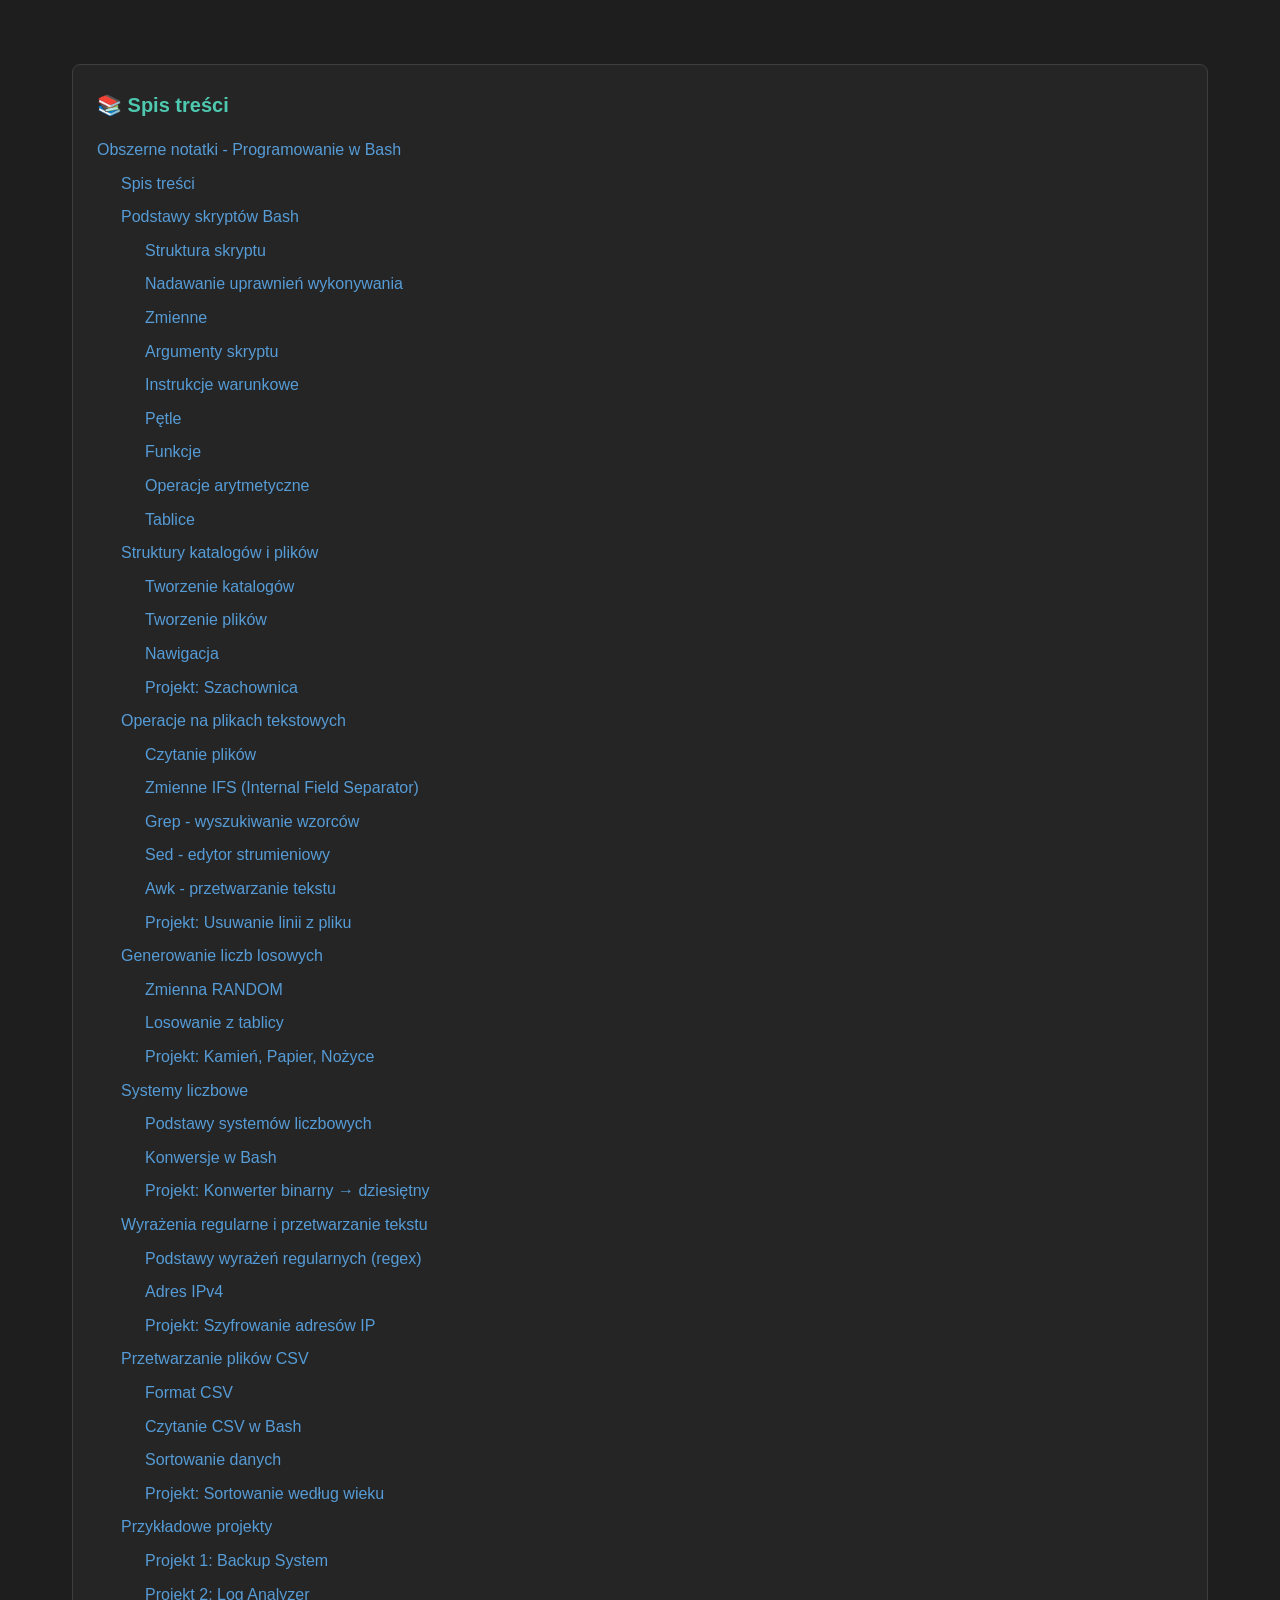
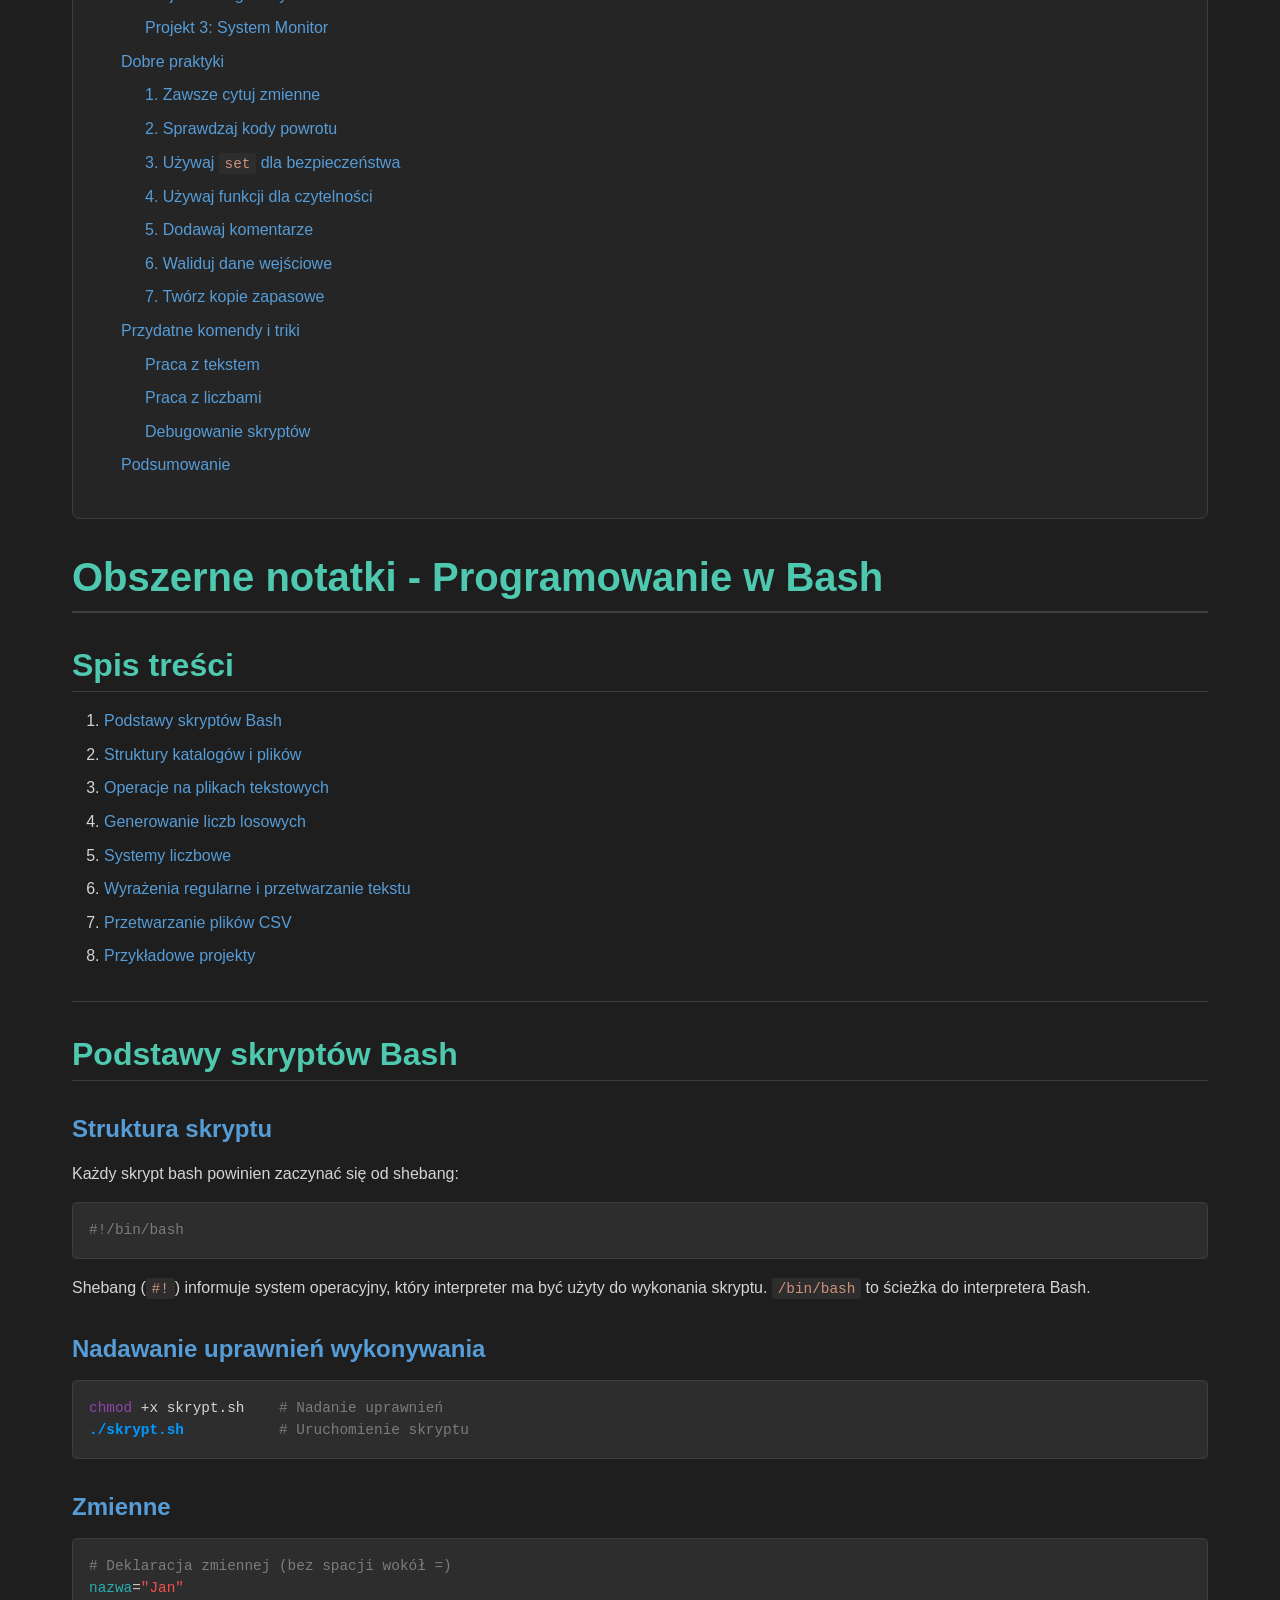
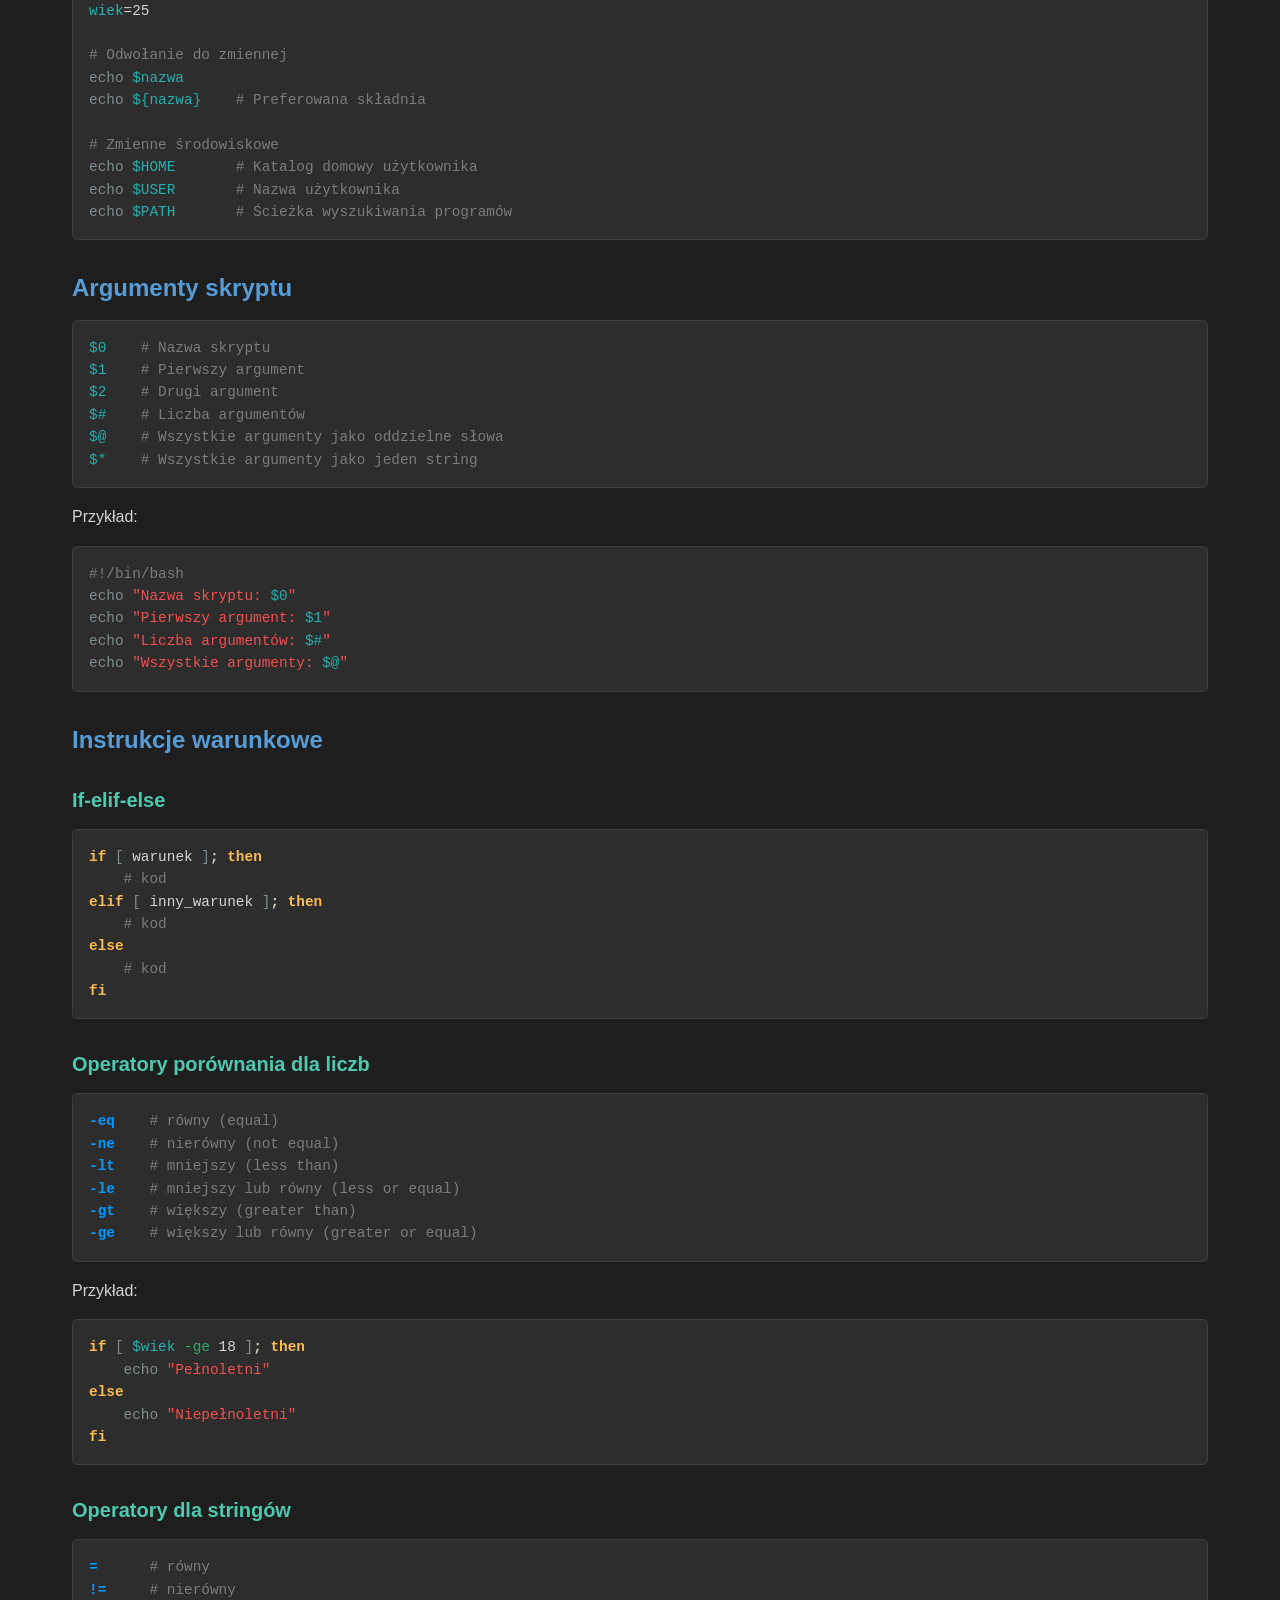
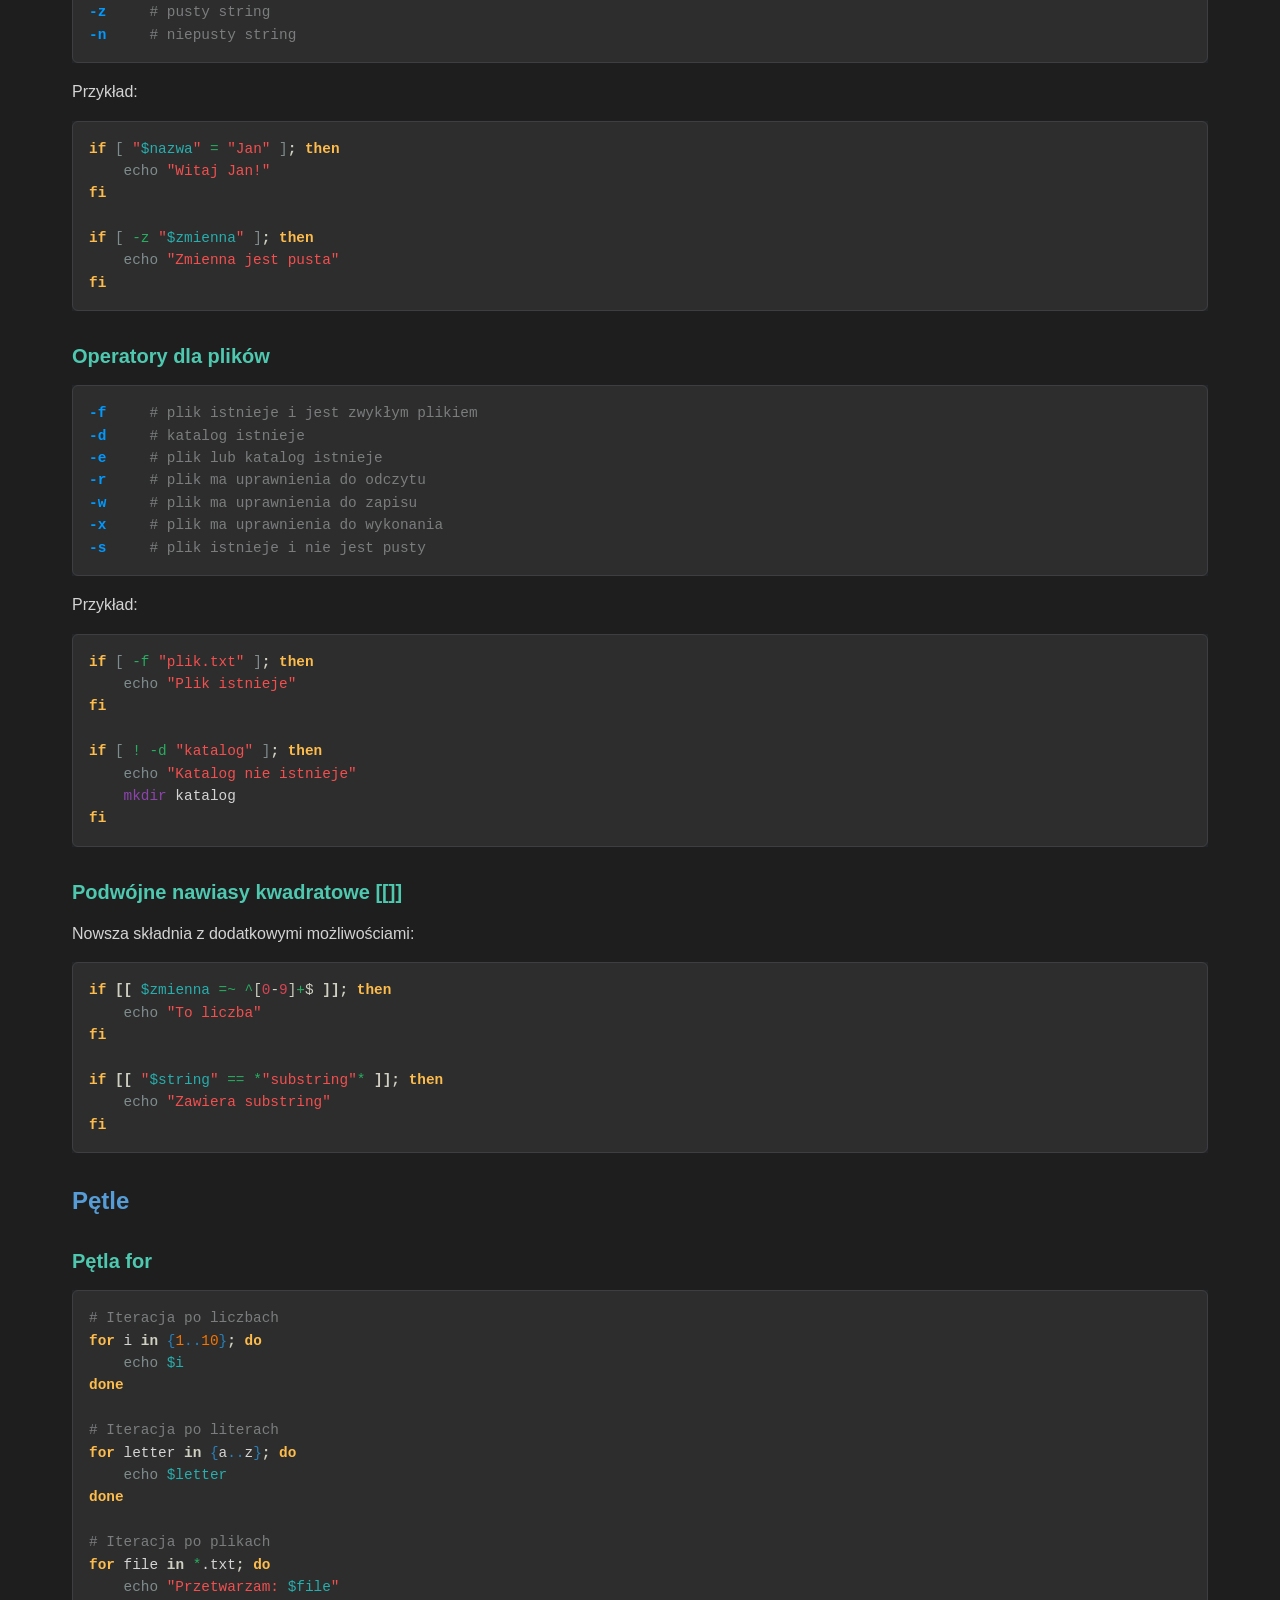
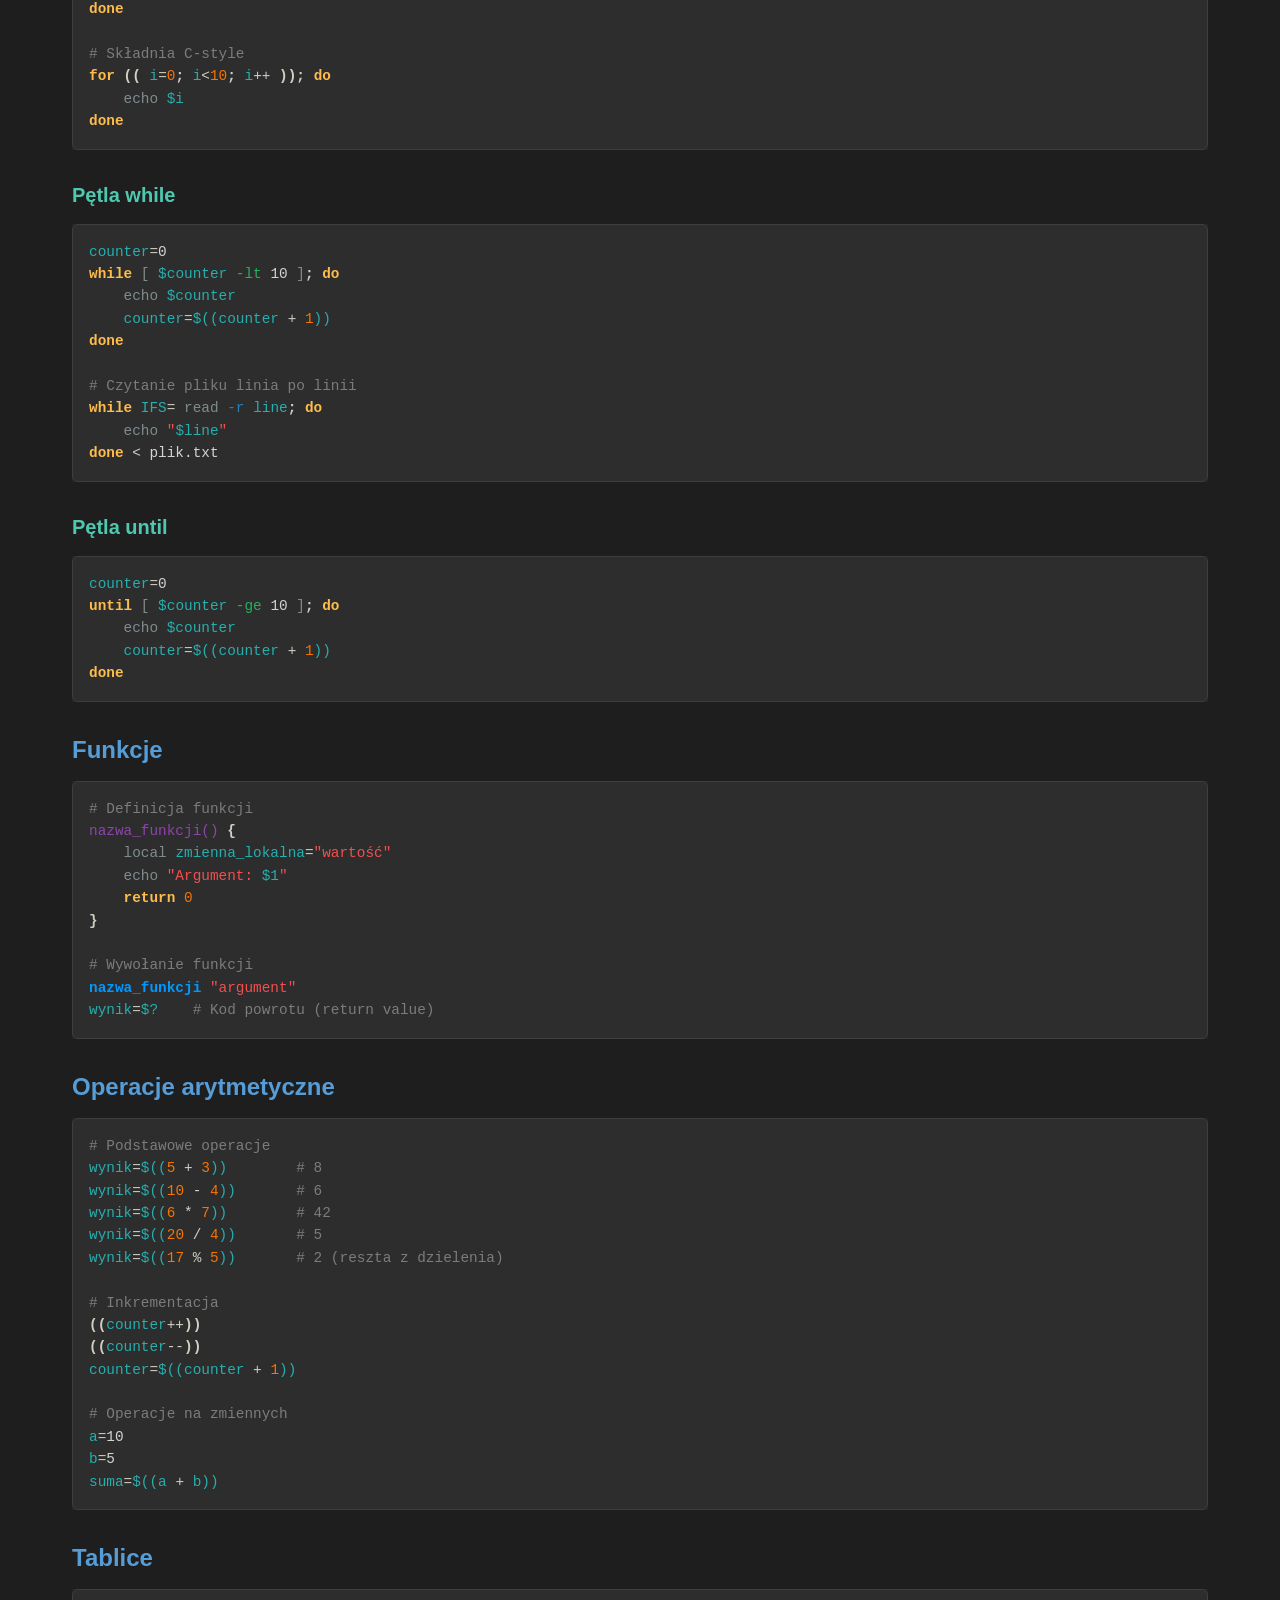
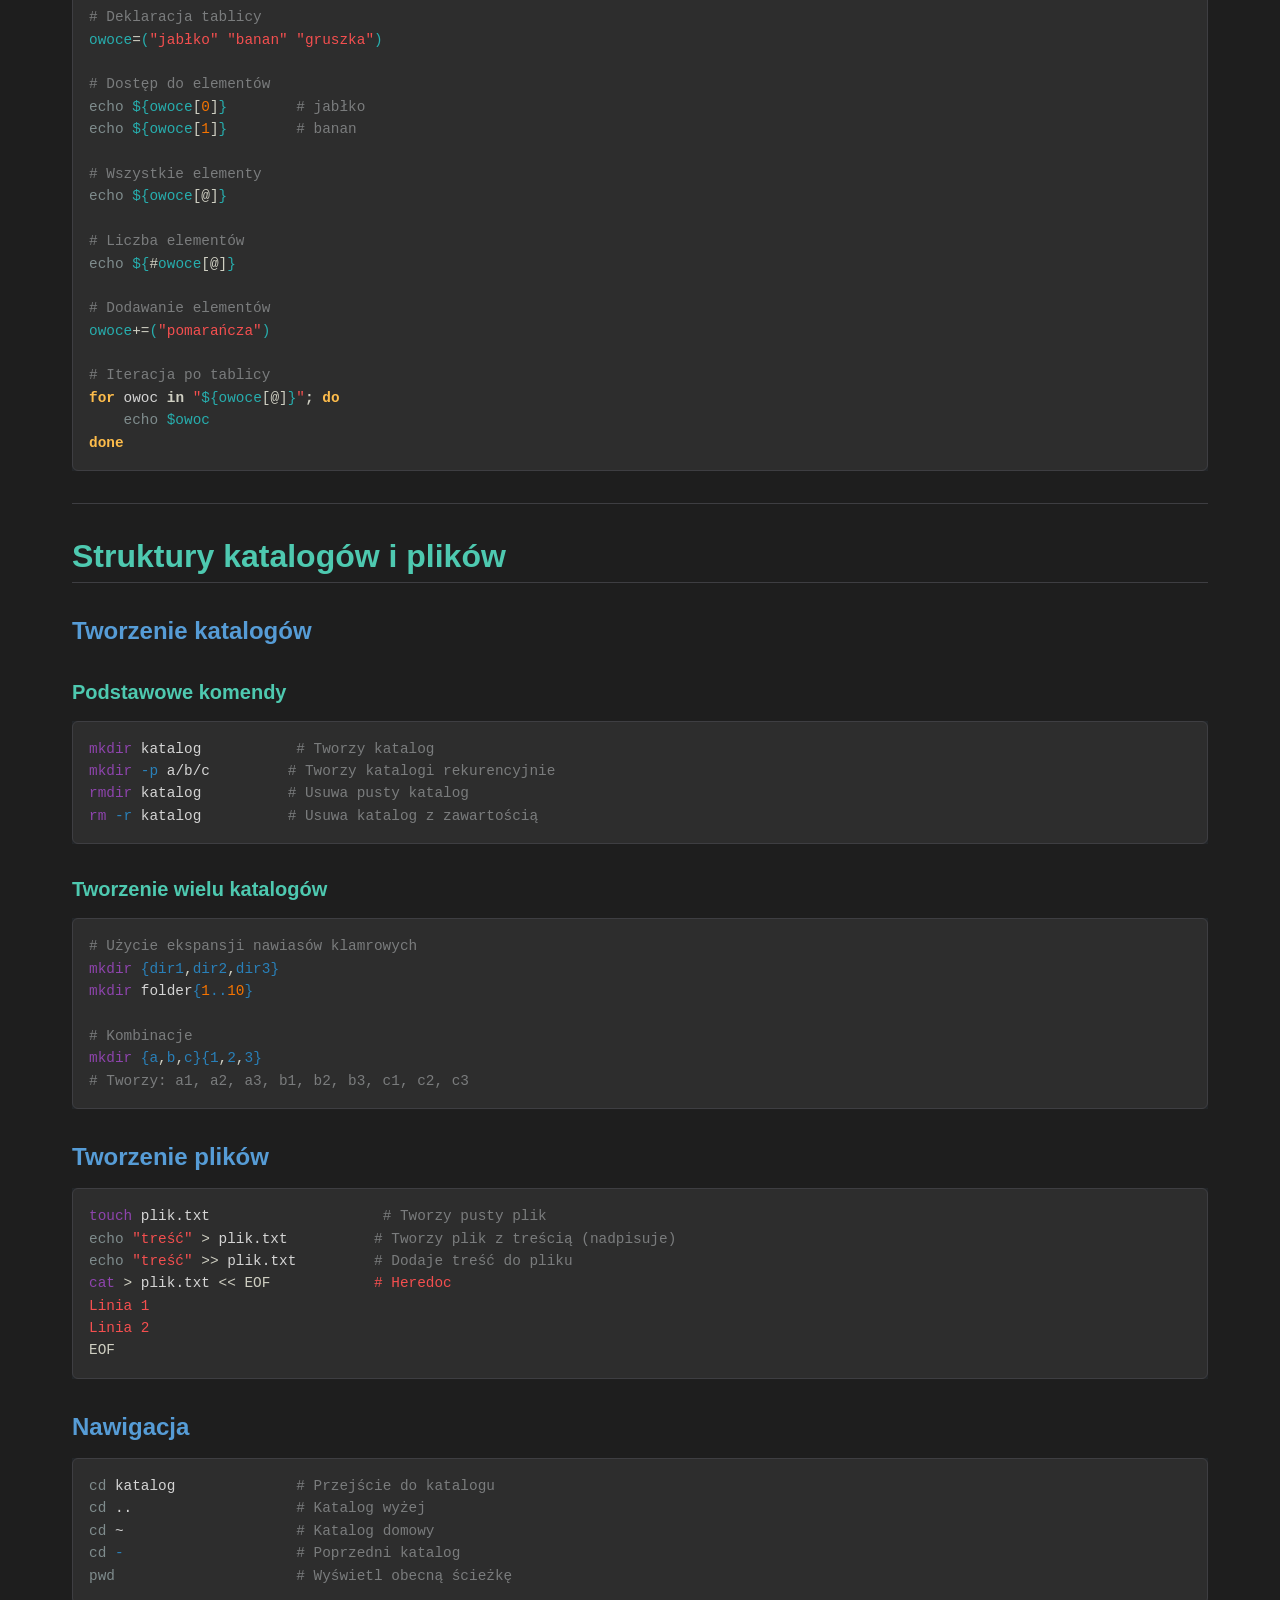
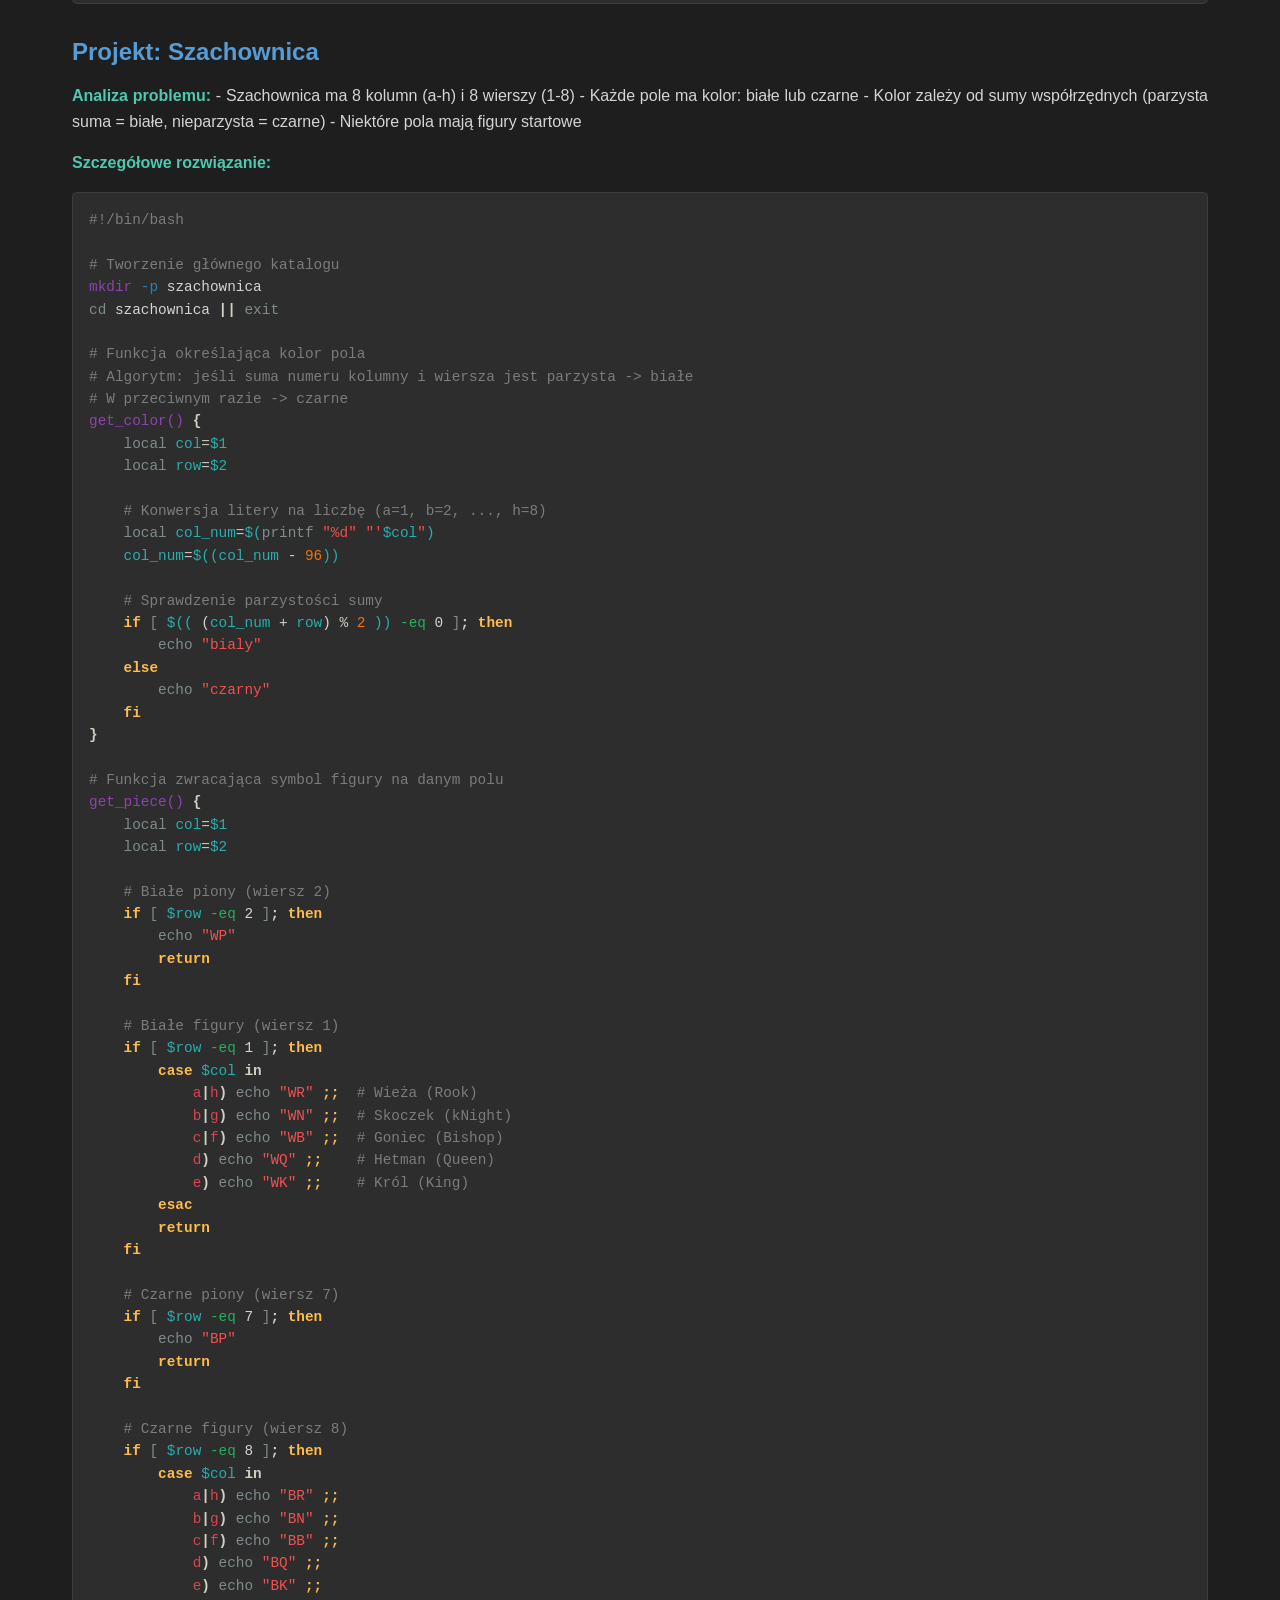
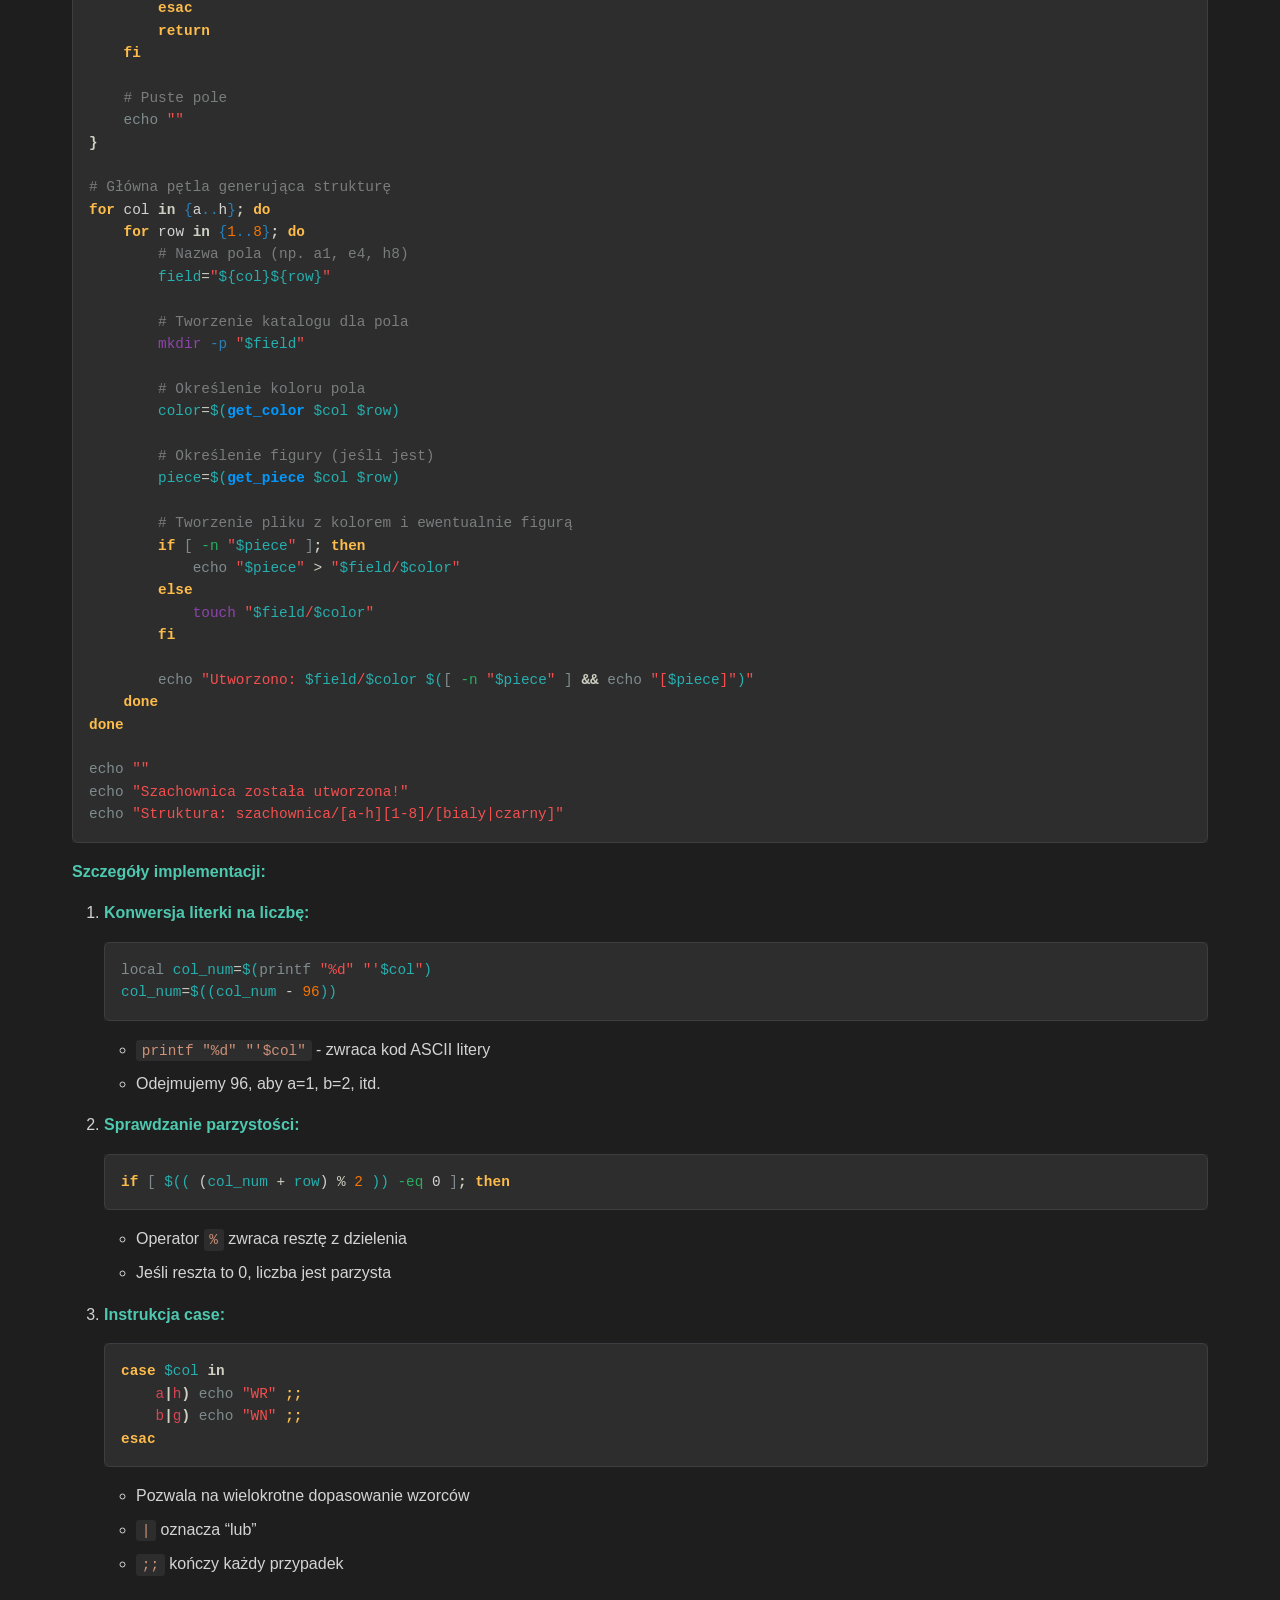
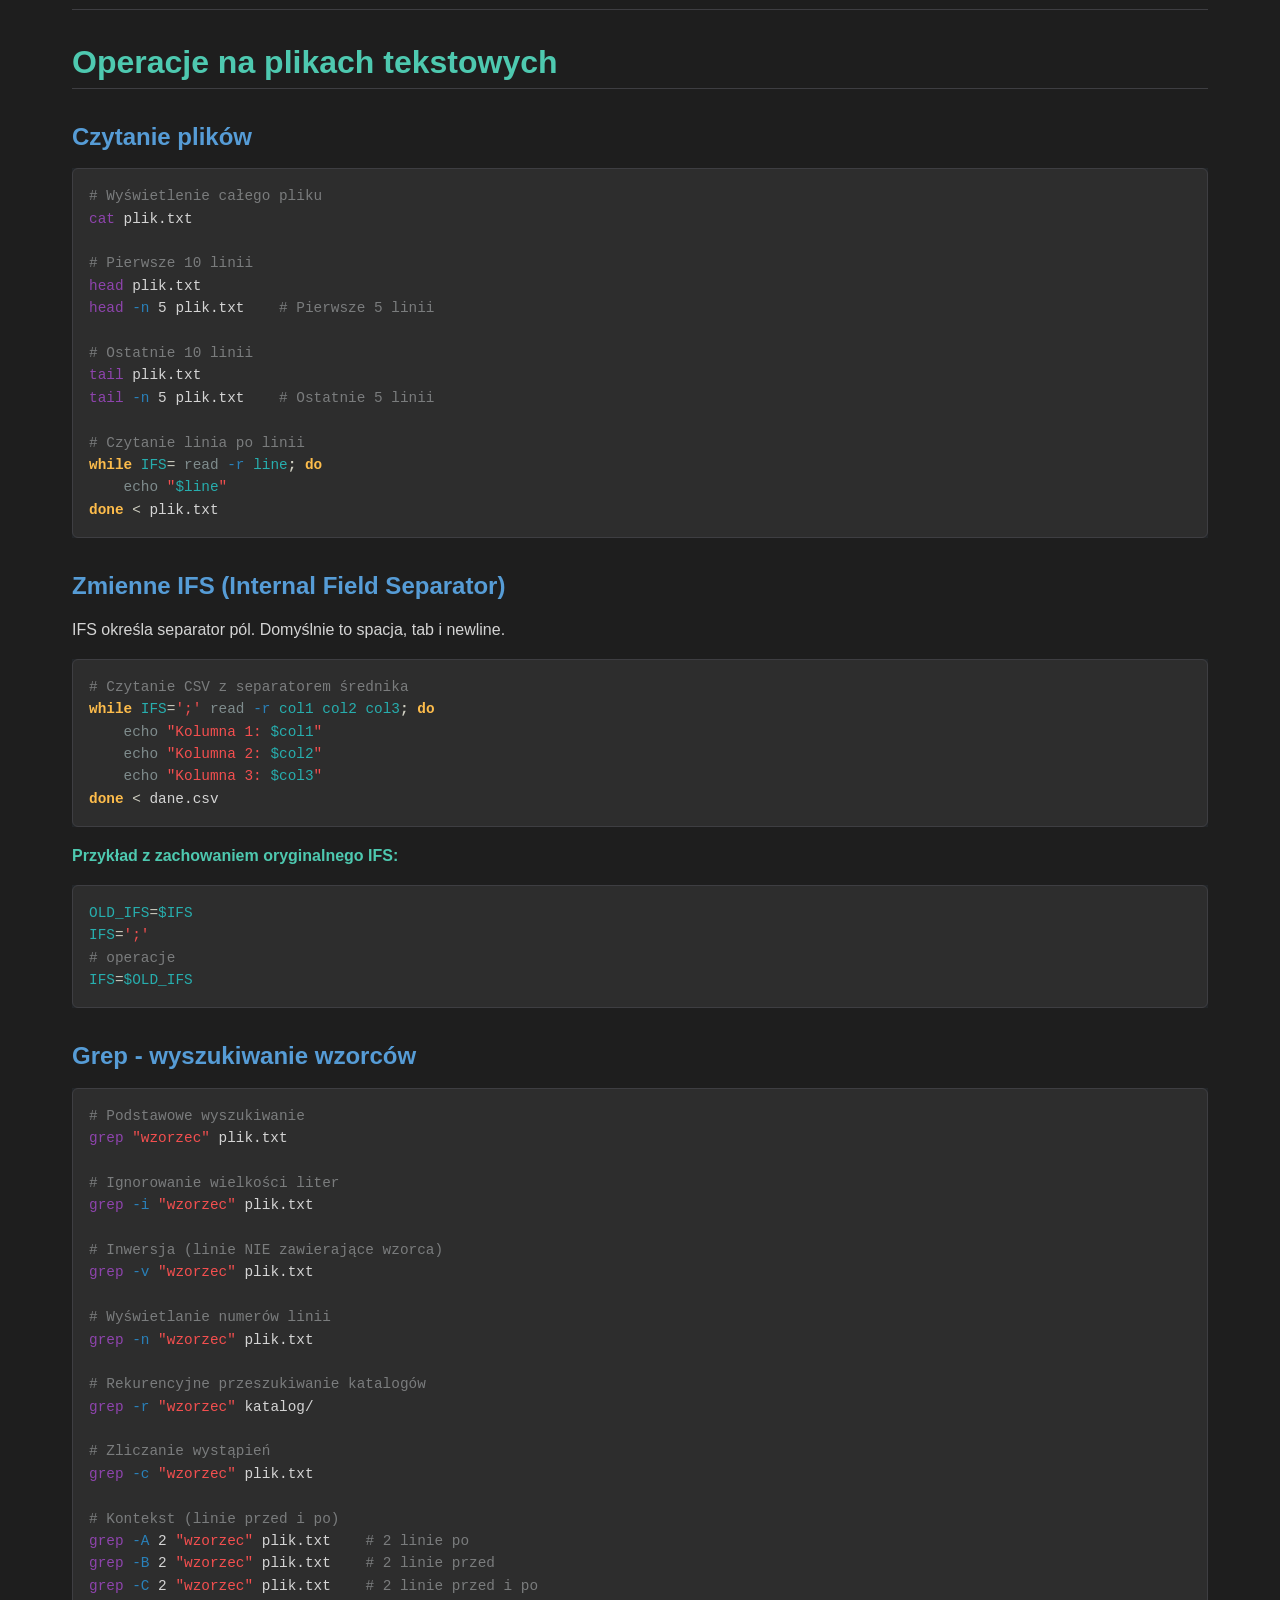
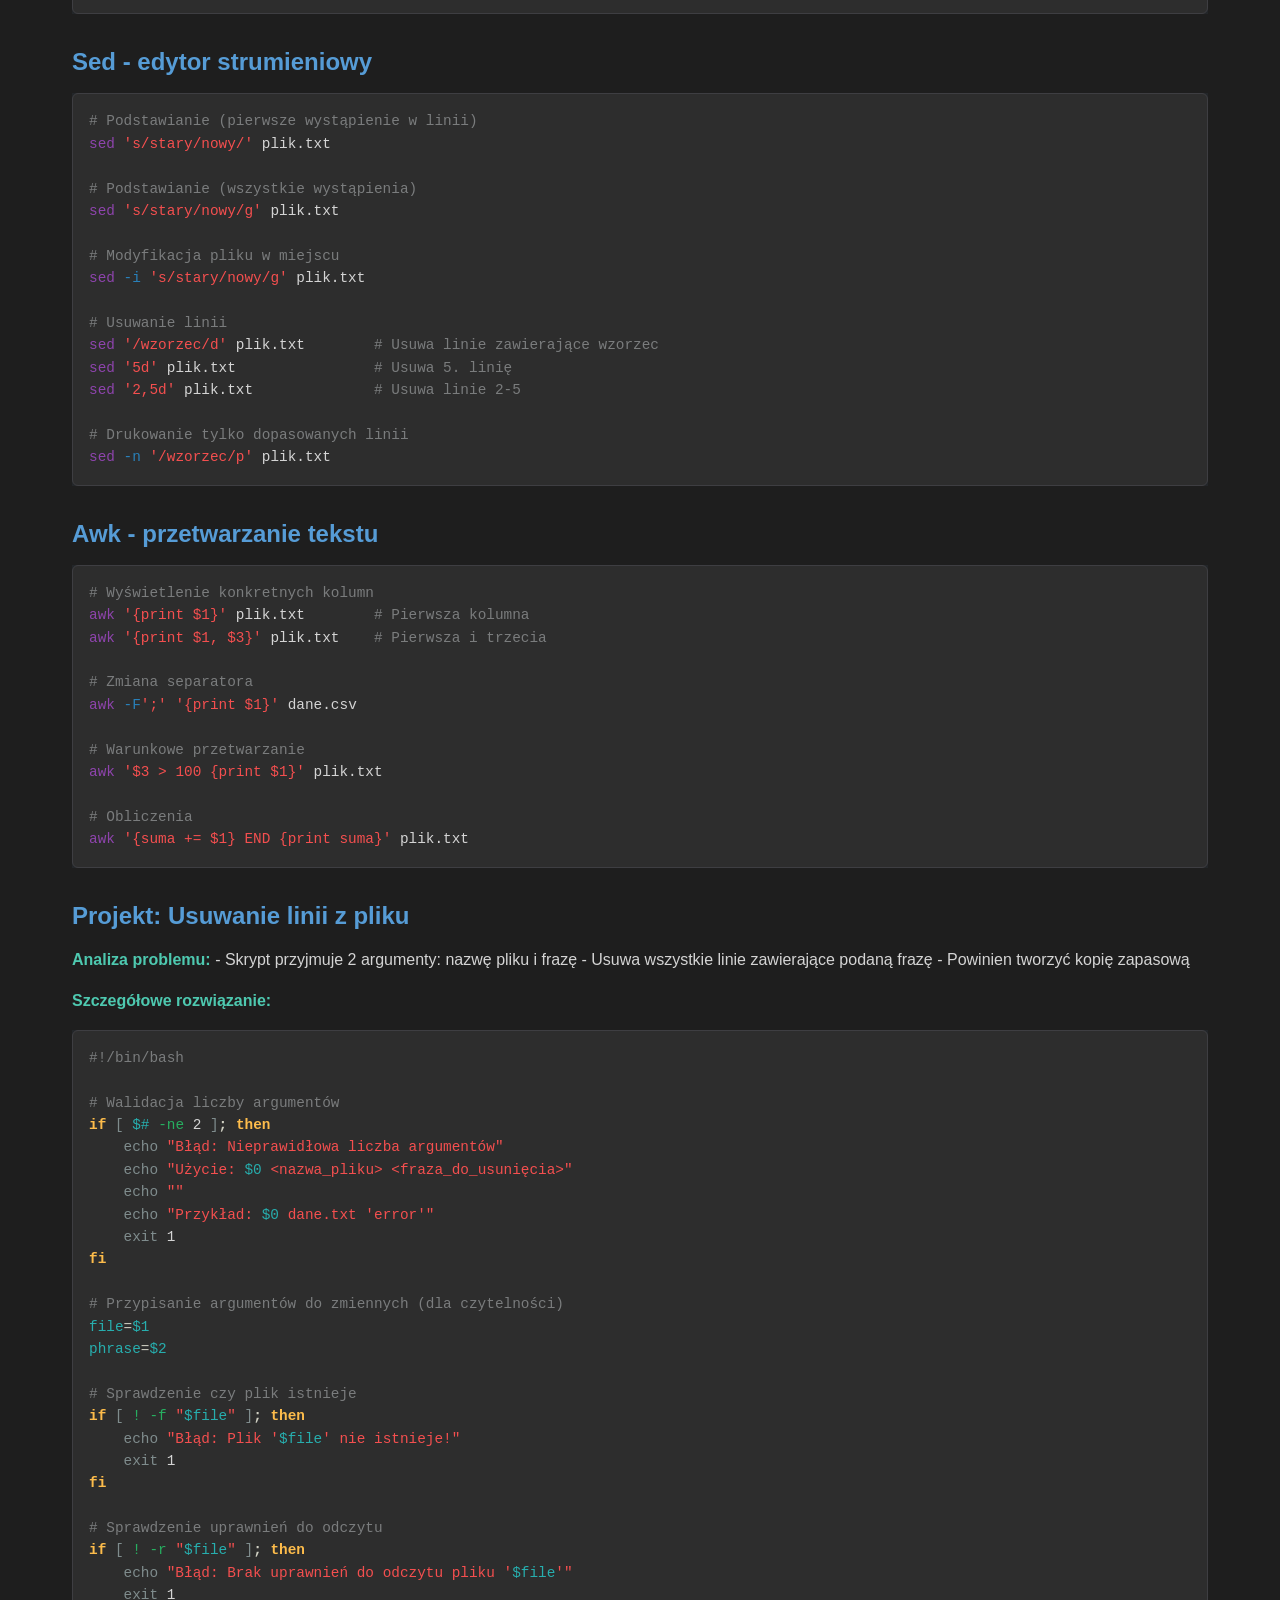
<file: notatki/linux/linux kolos/lekcja.html>
<!DOCTYPE html>
<html xmlns="http://www.w3.org/1999/xhtml" lang="" xml:lang="">
<head>
  <meta charset="utf-8" />
  <meta name="generator" content="pandoc" />
  <meta name="viewport" content="width=device-width, initial-scale=1.0, user-scalable=yes" />
  <title>lekcja</title>
  <style>
    /* Default styles provided by pandoc.
    ** See https://pandoc.org/MANUAL.html#variables-for-html for config info.
    */
    code{white-space: pre-wrap;}
    span.smallcaps{font-variant: small-caps;}
    div.columns{display: flex; gap: min(4vw, 1.5em);}
    div.column{flex: auto; overflow-x: auto;}
    div.hanging-indent{margin-left: 1.5em; text-indent: -1.5em;}
    /* The extra [class] is a hack that increases specificity enough to
       override a similar rule in reveal.js */
    ul.task-list[class]{list-style: none;}
    ul.task-list li input[type="checkbox"] {
      font-size: inherit;
      width: 0.8em;
      margin: 0 0.8em 0.2em -1.6em;
      vertical-align: middle;
    }
    .display.math{display: block; text-align: center; margin: 0.5rem auto;}
    /* CSS for syntax highlighting */
    html { -webkit-text-size-adjust: 100%; }
    pre > code.sourceCode { white-space: pre; position: relative; }
    pre > code.sourceCode > span { display: inline-block; line-height: 1.25; }
    pre > code.sourceCode > span:empty { height: 1.2em; }
    .sourceCode { overflow: visible; }
    code.sourceCode > span { color: inherit; text-decoration: inherit; }
    div.sourceCode { margin: 1em 0; }
    pre.sourceCode { margin: 0; }
    @media screen {
    div.sourceCode { overflow: auto; }
    }
    @media print {
    pre > code.sourceCode { white-space: pre-wrap; }
    pre > code.sourceCode > span { text-indent: -5em; padding-left: 5em; }
    }
    pre.numberSource code
      { counter-reset: source-line 0; }
    pre.numberSource code > span
      { position: relative; left: -4em; counter-increment: source-line; }
    pre.numberSource code > span > a:first-child::before
      { content: counter(source-line);
        position: relative; left: -1em; text-align: right; vertical-align: baseline;
        border: none; display: inline-block;
        -webkit-touch-callout: none; -webkit-user-select: none;
        -khtml-user-select: none; -moz-user-select: none;
        -ms-user-select: none; user-select: none;
        padding: 0 4px; width: 4em;
        background-color: #232629;
        color: #7a7c7d;
      }
    pre.numberSource { margin-left: 3em; border-left: 1px solid #7a7c7d;  padding-left: 4px; }
    div.sourceCode
      { color: #cfcfc2; background-color: #232629; }
    @media screen {
    pre > code.sourceCode > span > a:first-child::before { text-decoration: underline; }
    }
    code span { color: #cfcfc2; } /* Normal */
    code span.al { color: #95da4c; background-color: #4d1f24; font-weight: bold; } /* Alert */
    code span.an { color: #3f8058; } /* Annotation */
    code span.at { color: #2980b9; } /* Attribute */
    code span.bn { color: #f67400; } /* BaseN */
    code span.bu { color: #7f8c8d; } /* BuiltIn */
    code span.cf { color: #fdbc4b; font-weight: bold; } /* ControlFlow */
    code span.ch { color: #3daee9; } /* Char */
    code span.cn { color: #27aeae; font-weight: bold; } /* Constant */
    code span.co { color: #7a7c7d; } /* Comment */
    code span.cv { color: #7f8c8d; } /* CommentVar */
    code span.do { color: #a43340; } /* Documentation */
    code span.dt { color: #2980b9; } /* DataType */
    code span.dv { color: #f67400; } /* DecVal */
    code span.er { color: #da4453; text-decoration: underline; } /* Error */
    code span.ex { color: #0099ff; font-weight: bold; } /* Extension */
    code span.fl { color: #f67400; } /* Float */
    code span.fu { color: #8e44ad; } /* Function */
    code span.im { color: #27ae60; } /* Import */
    code span.in { color: #c45b00; } /* Information */
    code span.kw { color: #cfcfc2; font-weight: bold; } /* Keyword */
    code span.op { color: #cfcfc2; } /* Operator */
    code span.ot { color: #27ae60; } /* Other */
    code span.pp { color: #27ae60; } /* Preprocessor */
    code span.re { color: #2980b9; background-color: #153042; } /* RegionMarker */
    code span.sc { color: #3daee9; } /* SpecialChar */
    code span.ss { color: #da4453; } /* SpecialString */
    code span.st { color: #f44f4f; } /* String */
    code span.va { color: #27aeae; } /* Variable */
    code span.vs { color: #da4453; } /* VerbatimString */
    code span.wa { color: #da4453; } /* Warning */
  </style>
  <link rel="stylesheet" href="dark-style.css" />
</head>
<body>
<nav id="TOC" role="doc-toc">
<ul>
<li><a href="#obszerne-notatki---programowanie-w-bash"
id="toc-obszerne-notatki---programowanie-w-bash">Obszerne notatki -
Programowanie w Bash</a>
<ul>
<li><a href="#spis-treści" id="toc-spis-treści">Spis treści</a></li>
<li><a href="#podstawy-skryptów-bash"
id="toc-podstawy-skryptów-bash">Podstawy skryptów Bash</a>
<ul>
<li><a href="#struktura-skryptu" id="toc-struktura-skryptu">Struktura
skryptu</a></li>
<li><a href="#nadawanie-uprawnień-wykonywania"
id="toc-nadawanie-uprawnień-wykonywania">Nadawanie uprawnień
wykonywania</a></li>
<li><a href="#zmienne" id="toc-zmienne">Zmienne</a></li>
<li><a href="#argumenty-skryptu" id="toc-argumenty-skryptu">Argumenty
skryptu</a></li>
<li><a href="#instrukcje-warunkowe"
id="toc-instrukcje-warunkowe">Instrukcje warunkowe</a></li>
<li><a href="#pętle" id="toc-pętle">Pętle</a></li>
<li><a href="#funkcje" id="toc-funkcje">Funkcje</a></li>
<li><a href="#operacje-arytmetyczne"
id="toc-operacje-arytmetyczne">Operacje arytmetyczne</a></li>
<li><a href="#tablice" id="toc-tablice">Tablice</a></li>
</ul></li>
<li><a href="#struktury-katalogów-i-plików"
id="toc-struktury-katalogów-i-plików">Struktury katalogów i plików</a>
<ul>
<li><a href="#tworzenie-katalogów"
id="toc-tworzenie-katalogów">Tworzenie katalogów</a></li>
<li><a href="#tworzenie-plików" id="toc-tworzenie-plików">Tworzenie
plików</a></li>
<li><a href="#nawigacja" id="toc-nawigacja">Nawigacja</a></li>
<li><a href="#projekt-szachownica" id="toc-projekt-szachownica">Projekt:
Szachownica</a></li>
</ul></li>
<li><a href="#operacje-na-plikach-tekstowych"
id="toc-operacje-na-plikach-tekstowych">Operacje na plikach
tekstowych</a>
<ul>
<li><a href="#czytanie-plików" id="toc-czytanie-plików">Czytanie
plików</a></li>
<li><a href="#zmienne-ifs-internal-field-separator"
id="toc-zmienne-ifs-internal-field-separator">Zmienne IFS (Internal
Field Separator)</a></li>
<li><a href="#grep---wyszukiwanie-wzorców"
id="toc-grep---wyszukiwanie-wzorców">Grep - wyszukiwanie
wzorców</a></li>
<li><a href="#sed---edytor-strumieniowy"
id="toc-sed---edytor-strumieniowy">Sed - edytor strumieniowy</a></li>
<li><a href="#awk---przetwarzanie-tekstu"
id="toc-awk---przetwarzanie-tekstu">Awk - przetwarzanie tekstu</a></li>
<li><a href="#projekt-usuwanie-linii-z-pliku"
id="toc-projekt-usuwanie-linii-z-pliku">Projekt: Usuwanie linii z
pliku</a></li>
</ul></li>
<li><a href="#generowanie-liczb-losowych"
id="toc-generowanie-liczb-losowych">Generowanie liczb losowych</a>
<ul>
<li><a href="#zmienna-random" id="toc-zmienna-random">Zmienna
RANDOM</a></li>
<li><a href="#losowanie-z-tablicy"
id="toc-losowanie-z-tablicy">Losowanie z tablicy</a></li>
<li><a href="#projekt-kamień-papier-nożyce"
id="toc-projekt-kamień-papier-nożyce">Projekt: Kamień, Papier,
Nożyce</a></li>
</ul></li>
<li><a href="#systemy-liczbowe" id="toc-systemy-liczbowe">Systemy
liczbowe</a>
<ul>
<li><a href="#podstawy-systemów-liczbowych"
id="toc-podstawy-systemów-liczbowych">Podstawy systemów
liczbowych</a></li>
<li><a href="#konwersje-w-bash" id="toc-konwersje-w-bash">Konwersje w
Bash</a></li>
<li><a href="#projekt-konwerter-binarny-dziesiętny"
id="toc-projekt-konwerter-binarny-dziesiętny">Projekt: Konwerter binarny
→ dziesiętny</a></li>
</ul></li>
<li><a href="#wyrażenia-regularne-i-przetwarzanie-tekstu"
id="toc-wyrażenia-regularne-i-przetwarzanie-tekstu">Wyrażenia regularne
i przetwarzanie tekstu</a>
<ul>
<li><a href="#podstawy-wyrażeń-regularnych-regex"
id="toc-podstawy-wyrażeń-regularnych-regex">Podstawy wyrażeń regularnych
(regex)</a></li>
<li><a href="#adres-ipv4" id="toc-adres-ipv4">Adres IPv4</a></li>
<li><a href="#projekt-szyfrowanie-adresów-ip"
id="toc-projekt-szyfrowanie-adresów-ip">Projekt: Szyfrowanie adresów
IP</a></li>
</ul></li>
<li><a href="#przetwarzanie-plików-csv"
id="toc-przetwarzanie-plików-csv">Przetwarzanie plików CSV</a>
<ul>
<li><a href="#format-csv" id="toc-format-csv">Format CSV</a></li>
<li><a href="#czytanie-csv-w-bash" id="toc-czytanie-csv-w-bash">Czytanie
CSV w Bash</a></li>
<li><a href="#sortowanie-danych" id="toc-sortowanie-danych">Sortowanie
danych</a></li>
<li><a href="#projekt-sortowanie-według-wieku"
id="toc-projekt-sortowanie-według-wieku">Projekt: Sortowanie według
wieku</a></li>
</ul></li>
<li><a href="#przykładowe-projekty"
id="toc-przykładowe-projekty">Przykładowe projekty</a>
<ul>
<li><a href="#projekt-1-backup-system"
id="toc-projekt-1-backup-system">Projekt 1: Backup System</a></li>
<li><a href="#projekt-2-log-analyzer"
id="toc-projekt-2-log-analyzer">Projekt 2: Log Analyzer</a></li>
<li><a href="#projekt-3-system-monitor"
id="toc-projekt-3-system-monitor">Projekt 3: System Monitor</a></li>
</ul></li>
<li><a href="#dobre-praktyki" id="toc-dobre-praktyki">Dobre praktyki</a>
<ul>
<li><a href="#zawsze-cytuj-zmienne" id="toc-zawsze-cytuj-zmienne">1.
Zawsze cytuj zmienne</a></li>
<li><a href="#sprawdzaj-kody-powrotu" id="toc-sprawdzaj-kody-powrotu">2.
Sprawdzaj kody powrotu</a></li>
<li><a href="#używaj-set-dla-bezpieczeństwa"
id="toc-używaj-set-dla-bezpieczeństwa">3. Używaj <code>set</code> dla
bezpieczeństwa</a></li>
<li><a href="#używaj-funkcji-dla-czytelności"
id="toc-używaj-funkcji-dla-czytelności">4. Używaj funkcji dla
czytelności</a></li>
<li><a href="#dodawaj-komentarze" id="toc-dodawaj-komentarze">5. Dodawaj
komentarze</a></li>
<li><a href="#waliduj-dane-wejściowe" id="toc-waliduj-dane-wejściowe">6.
Waliduj dane wejściowe</a></li>
<li><a href="#twórz-kopie-zapasowe" id="toc-twórz-kopie-zapasowe">7.
Twórz kopie zapasowe</a></li>
</ul></li>
<li><a href="#przydatne-komendy-i-triki"
id="toc-przydatne-komendy-i-triki">Przydatne komendy i triki</a>
<ul>
<li><a href="#praca-z-tekstem" id="toc-praca-z-tekstem">Praca z
tekstem</a></li>
<li><a href="#praca-z-liczbami" id="toc-praca-z-liczbami">Praca z
liczbami</a></li>
<li><a href="#debugowanie-skryptów"
id="toc-debugowanie-skryptów">Debugowanie skryptów</a></li>
</ul></li>
<li><a href="#podsumowanie" id="toc-podsumowanie">Podsumowanie</a></li>
</ul></li>
</ul>
</nav>
<h1 id="obszerne-notatki---programowanie-w-bash">Obszerne notatki -
Programowanie w Bash</h1>
<h2 id="spis-treści">Spis treści</h2>
<ol type="1">
<li><a href="#podstawy-skryptów-bash">Podstawy skryptów Bash</a></li>
<li><a href="#struktury-katalogów-i-plików">Struktury katalogów i
plików</a></li>
<li><a href="#operacje-na-plikach-tekstowych">Operacje na plikach
tekstowych</a></li>
<li><a href="#generowanie-liczb-losowych">Generowanie liczb
losowych</a></li>
<li><a href="#systemy-liczbowe">Systemy liczbowe</a></li>
<li><a href="#wyrażenia-regularne-i-przetwarzanie-tekstu">Wyrażenia
regularne i przetwarzanie tekstu</a></li>
<li><a href="#przetwarzanie-plików-csv">Przetwarzanie plików
CSV</a></li>
<li><a href="#przykładowe-projekty">Przykładowe projekty</a></li>
</ol>
<hr />
<h2 id="podstawy-skryptów-bash">Podstawy skryptów Bash</h2>
<h3 id="struktura-skryptu">Struktura skryptu</h3>
<p>Każdy skrypt bash powinien zaczynać się od shebang:</p>
<div class="sourceCode" id="cb1"><pre
class="sourceCode bash"><code class="sourceCode bash"><span id="cb1-1"><a href="#cb1-1" aria-hidden="true" tabindex="-1"></a><span class="co">#!/bin/bash</span></span></code></pre></div>
<p>Shebang (<code>#!</code>) informuje system operacyjny, który
interpreter ma być użyty do wykonania skryptu. <code>/bin/bash</code> to
ścieżka do interpretera Bash.</p>
<h3 id="nadawanie-uprawnień-wykonywania">Nadawanie uprawnień
wykonywania</h3>
<div class="sourceCode" id="cb2"><pre
class="sourceCode bash"><code class="sourceCode bash"><span id="cb2-1"><a href="#cb2-1" aria-hidden="true" tabindex="-1"></a><span class="fu">chmod</span> +x skrypt.sh    <span class="co"># Nadanie uprawnień</span></span>
<span id="cb2-2"><a href="#cb2-2" aria-hidden="true" tabindex="-1"></a><span class="ex">./skrypt.sh</span>           <span class="co"># Uruchomienie skryptu</span></span></code></pre></div>
<h3 id="zmienne">Zmienne</h3>
<div class="sourceCode" id="cb3"><pre
class="sourceCode bash"><code class="sourceCode bash"><span id="cb3-1"><a href="#cb3-1" aria-hidden="true" tabindex="-1"></a><span class="co"># Deklaracja zmiennej (bez spacji wokół =)</span></span>
<span id="cb3-2"><a href="#cb3-2" aria-hidden="true" tabindex="-1"></a><span class="va">nazwa</span><span class="op">=</span><span class="st">&quot;Jan&quot;</span></span>
<span id="cb3-3"><a href="#cb3-3" aria-hidden="true" tabindex="-1"></a><span class="va">wiek</span><span class="op">=</span>25</span>
<span id="cb3-4"><a href="#cb3-4" aria-hidden="true" tabindex="-1"></a></span>
<span id="cb3-5"><a href="#cb3-5" aria-hidden="true" tabindex="-1"></a><span class="co"># Odwołanie do zmiennej</span></span>
<span id="cb3-6"><a href="#cb3-6" aria-hidden="true" tabindex="-1"></a><span class="bu">echo</span> <span class="va">$nazwa</span></span>
<span id="cb3-7"><a href="#cb3-7" aria-hidden="true" tabindex="-1"></a><span class="bu">echo</span> <span class="va">${nazwa}</span>    <span class="co"># Preferowana składnia</span></span>
<span id="cb3-8"><a href="#cb3-8" aria-hidden="true" tabindex="-1"></a></span>
<span id="cb3-9"><a href="#cb3-9" aria-hidden="true" tabindex="-1"></a><span class="co"># Zmienne środowiskowe</span></span>
<span id="cb3-10"><a href="#cb3-10" aria-hidden="true" tabindex="-1"></a><span class="bu">echo</span> <span class="va">$HOME</span>       <span class="co"># Katalog domowy użytkownika</span></span>
<span id="cb3-11"><a href="#cb3-11" aria-hidden="true" tabindex="-1"></a><span class="bu">echo</span> <span class="va">$USER</span>       <span class="co"># Nazwa użytkownika</span></span>
<span id="cb3-12"><a href="#cb3-12" aria-hidden="true" tabindex="-1"></a><span class="bu">echo</span> <span class="va">$PATH</span>       <span class="co"># Ścieżka wyszukiwania programów</span></span></code></pre></div>
<h3 id="argumenty-skryptu">Argumenty skryptu</h3>
<div class="sourceCode" id="cb4"><pre
class="sourceCode bash"><code class="sourceCode bash"><span id="cb4-1"><a href="#cb4-1" aria-hidden="true" tabindex="-1"></a><span class="va">$0</span>    <span class="co"># Nazwa skryptu</span></span>
<span id="cb4-2"><a href="#cb4-2" aria-hidden="true" tabindex="-1"></a><span class="va">$1</span>    <span class="co"># Pierwszy argument</span></span>
<span id="cb4-3"><a href="#cb4-3" aria-hidden="true" tabindex="-1"></a><span class="va">$2</span>    <span class="co"># Drugi argument</span></span>
<span id="cb4-4"><a href="#cb4-4" aria-hidden="true" tabindex="-1"></a><span class="va">$#</span>    <span class="co"># Liczba argumentów</span></span>
<span id="cb4-5"><a href="#cb4-5" aria-hidden="true" tabindex="-1"></a><span class="va">$@</span>    <span class="co"># Wszystkie argumenty jako oddzielne słowa</span></span>
<span id="cb4-6"><a href="#cb4-6" aria-hidden="true" tabindex="-1"></a><span class="va">$*</span>    <span class="co"># Wszystkie argumenty jako jeden string</span></span></code></pre></div>
<p>Przykład:</p>
<div class="sourceCode" id="cb5"><pre
class="sourceCode bash"><code class="sourceCode bash"><span id="cb5-1"><a href="#cb5-1" aria-hidden="true" tabindex="-1"></a><span class="co">#!/bin/bash</span></span>
<span id="cb5-2"><a href="#cb5-2" aria-hidden="true" tabindex="-1"></a><span class="bu">echo</span> <span class="st">&quot;Nazwa skryptu: </span><span class="va">$0</span><span class="st">&quot;</span></span>
<span id="cb5-3"><a href="#cb5-3" aria-hidden="true" tabindex="-1"></a><span class="bu">echo</span> <span class="st">&quot;Pierwszy argument: </span><span class="va">$1</span><span class="st">&quot;</span></span>
<span id="cb5-4"><a href="#cb5-4" aria-hidden="true" tabindex="-1"></a><span class="bu">echo</span> <span class="st">&quot;Liczba argumentów: </span><span class="va">$#</span><span class="st">&quot;</span></span>
<span id="cb5-5"><a href="#cb5-5" aria-hidden="true" tabindex="-1"></a><span class="bu">echo</span> <span class="st">&quot;Wszystkie argumenty: </span><span class="va">$@</span><span class="st">&quot;</span></span></code></pre></div>
<h3 id="instrukcje-warunkowe">Instrukcje warunkowe</h3>
<h4 id="if-elif-else">If-elif-else</h4>
<div class="sourceCode" id="cb6"><pre
class="sourceCode bash"><code class="sourceCode bash"><span id="cb6-1"><a href="#cb6-1" aria-hidden="true" tabindex="-1"></a><span class="cf">if</span> <span class="bu">[</span> warunek <span class="bu">]</span><span class="kw">;</span> <span class="cf">then</span></span>
<span id="cb6-2"><a href="#cb6-2" aria-hidden="true" tabindex="-1"></a>    <span class="co"># kod</span></span>
<span id="cb6-3"><a href="#cb6-3" aria-hidden="true" tabindex="-1"></a><span class="cf">elif</span> <span class="bu">[</span> inny_warunek <span class="bu">]</span><span class="kw">;</span> <span class="cf">then</span></span>
<span id="cb6-4"><a href="#cb6-4" aria-hidden="true" tabindex="-1"></a>    <span class="co"># kod</span></span>
<span id="cb6-5"><a href="#cb6-5" aria-hidden="true" tabindex="-1"></a><span class="cf">else</span></span>
<span id="cb6-6"><a href="#cb6-6" aria-hidden="true" tabindex="-1"></a>    <span class="co"># kod</span></span>
<span id="cb6-7"><a href="#cb6-7" aria-hidden="true" tabindex="-1"></a><span class="cf">fi</span></span></code></pre></div>
<h4 id="operatory-porównania-dla-liczb">Operatory porównania dla
liczb</h4>
<div class="sourceCode" id="cb7"><pre
class="sourceCode bash"><code class="sourceCode bash"><span id="cb7-1"><a href="#cb7-1" aria-hidden="true" tabindex="-1"></a><span class="ex">-eq</span>    <span class="co"># równy (equal)</span></span>
<span id="cb7-2"><a href="#cb7-2" aria-hidden="true" tabindex="-1"></a><span class="ex">-ne</span>    <span class="co"># nierówny (not equal)</span></span>
<span id="cb7-3"><a href="#cb7-3" aria-hidden="true" tabindex="-1"></a><span class="ex">-lt</span>    <span class="co"># mniejszy (less than)</span></span>
<span id="cb7-4"><a href="#cb7-4" aria-hidden="true" tabindex="-1"></a><span class="ex">-le</span>    <span class="co"># mniejszy lub równy (less or equal)</span></span>
<span id="cb7-5"><a href="#cb7-5" aria-hidden="true" tabindex="-1"></a><span class="ex">-gt</span>    <span class="co"># większy (greater than)</span></span>
<span id="cb7-6"><a href="#cb7-6" aria-hidden="true" tabindex="-1"></a><span class="ex">-ge</span>    <span class="co"># większy lub równy (greater or equal)</span></span></code></pre></div>
<p>Przykład:</p>
<div class="sourceCode" id="cb8"><pre
class="sourceCode bash"><code class="sourceCode bash"><span id="cb8-1"><a href="#cb8-1" aria-hidden="true" tabindex="-1"></a><span class="cf">if</span> <span class="bu">[</span> <span class="va">$wiek</span> <span class="ot">-ge</span> 18 <span class="bu">]</span><span class="kw">;</span> <span class="cf">then</span></span>
<span id="cb8-2"><a href="#cb8-2" aria-hidden="true" tabindex="-1"></a>    <span class="bu">echo</span> <span class="st">&quot;Pełnoletni&quot;</span></span>
<span id="cb8-3"><a href="#cb8-3" aria-hidden="true" tabindex="-1"></a><span class="cf">else</span></span>
<span id="cb8-4"><a href="#cb8-4" aria-hidden="true" tabindex="-1"></a>    <span class="bu">echo</span> <span class="st">&quot;Niepełnoletni&quot;</span></span>
<span id="cb8-5"><a href="#cb8-5" aria-hidden="true" tabindex="-1"></a><span class="cf">fi</span></span></code></pre></div>
<h4 id="operatory-dla-stringów">Operatory dla stringów</h4>
<div class="sourceCode" id="cb9"><pre
class="sourceCode bash"><code class="sourceCode bash"><span id="cb9-1"><a href="#cb9-1" aria-hidden="true" tabindex="-1"></a><span class="ex">=</span>      <span class="co"># równy</span></span>
<span id="cb9-2"><a href="#cb9-2" aria-hidden="true" tabindex="-1"></a><span class="ex">!=</span>     <span class="co"># nierówny</span></span>
<span id="cb9-3"><a href="#cb9-3" aria-hidden="true" tabindex="-1"></a><span class="ex">-z</span>     <span class="co"># pusty string</span></span>
<span id="cb9-4"><a href="#cb9-4" aria-hidden="true" tabindex="-1"></a><span class="ex">-n</span>     <span class="co"># niepusty string</span></span></code></pre></div>
<p>Przykład:</p>
<div class="sourceCode" id="cb10"><pre
class="sourceCode bash"><code class="sourceCode bash"><span id="cb10-1"><a href="#cb10-1" aria-hidden="true" tabindex="-1"></a><span class="cf">if</span> <span class="bu">[</span> <span class="st">&quot;</span><span class="va">$nazwa</span><span class="st">&quot;</span> <span class="ot">=</span> <span class="st">&quot;Jan&quot;</span> <span class="bu">]</span><span class="kw">;</span> <span class="cf">then</span></span>
<span id="cb10-2"><a href="#cb10-2" aria-hidden="true" tabindex="-1"></a>    <span class="bu">echo</span> <span class="st">&quot;Witaj Jan!&quot;</span></span>
<span id="cb10-3"><a href="#cb10-3" aria-hidden="true" tabindex="-1"></a><span class="cf">fi</span></span>
<span id="cb10-4"><a href="#cb10-4" aria-hidden="true" tabindex="-1"></a></span>
<span id="cb10-5"><a href="#cb10-5" aria-hidden="true" tabindex="-1"></a><span class="cf">if</span> <span class="bu">[</span> <span class="ot">-z</span> <span class="st">&quot;</span><span class="va">$zmienna</span><span class="st">&quot;</span> <span class="bu">]</span><span class="kw">;</span> <span class="cf">then</span></span>
<span id="cb10-6"><a href="#cb10-6" aria-hidden="true" tabindex="-1"></a>    <span class="bu">echo</span> <span class="st">&quot;Zmienna jest pusta&quot;</span></span>
<span id="cb10-7"><a href="#cb10-7" aria-hidden="true" tabindex="-1"></a><span class="cf">fi</span></span></code></pre></div>
<h4 id="operatory-dla-plików">Operatory dla plików</h4>
<div class="sourceCode" id="cb11"><pre
class="sourceCode bash"><code class="sourceCode bash"><span id="cb11-1"><a href="#cb11-1" aria-hidden="true" tabindex="-1"></a><span class="ex">-f</span>     <span class="co"># plik istnieje i jest zwykłym plikiem</span></span>
<span id="cb11-2"><a href="#cb11-2" aria-hidden="true" tabindex="-1"></a><span class="ex">-d</span>     <span class="co"># katalog istnieje</span></span>
<span id="cb11-3"><a href="#cb11-3" aria-hidden="true" tabindex="-1"></a><span class="ex">-e</span>     <span class="co"># plik lub katalog istnieje</span></span>
<span id="cb11-4"><a href="#cb11-4" aria-hidden="true" tabindex="-1"></a><span class="ex">-r</span>     <span class="co"># plik ma uprawnienia do odczytu</span></span>
<span id="cb11-5"><a href="#cb11-5" aria-hidden="true" tabindex="-1"></a><span class="ex">-w</span>     <span class="co"># plik ma uprawnienia do zapisu</span></span>
<span id="cb11-6"><a href="#cb11-6" aria-hidden="true" tabindex="-1"></a><span class="ex">-x</span>     <span class="co"># plik ma uprawnienia do wykonania</span></span>
<span id="cb11-7"><a href="#cb11-7" aria-hidden="true" tabindex="-1"></a><span class="ex">-s</span>     <span class="co"># plik istnieje i nie jest pusty</span></span></code></pre></div>
<p>Przykład:</p>
<div class="sourceCode" id="cb12"><pre
class="sourceCode bash"><code class="sourceCode bash"><span id="cb12-1"><a href="#cb12-1" aria-hidden="true" tabindex="-1"></a><span class="cf">if</span> <span class="bu">[</span> <span class="ot">-f</span> <span class="st">&quot;plik.txt&quot;</span> <span class="bu">]</span><span class="kw">;</span> <span class="cf">then</span></span>
<span id="cb12-2"><a href="#cb12-2" aria-hidden="true" tabindex="-1"></a>    <span class="bu">echo</span> <span class="st">&quot;Plik istnieje&quot;</span></span>
<span id="cb12-3"><a href="#cb12-3" aria-hidden="true" tabindex="-1"></a><span class="cf">fi</span></span>
<span id="cb12-4"><a href="#cb12-4" aria-hidden="true" tabindex="-1"></a></span>
<span id="cb12-5"><a href="#cb12-5" aria-hidden="true" tabindex="-1"></a><span class="cf">if</span> <span class="bu">[</span> <span class="ot">!</span> <span class="ot">-d</span> <span class="st">&quot;katalog&quot;</span> <span class="bu">]</span><span class="kw">;</span> <span class="cf">then</span></span>
<span id="cb12-6"><a href="#cb12-6" aria-hidden="true" tabindex="-1"></a>    <span class="bu">echo</span> <span class="st">&quot;Katalog nie istnieje&quot;</span></span>
<span id="cb12-7"><a href="#cb12-7" aria-hidden="true" tabindex="-1"></a>    <span class="fu">mkdir</span> katalog</span>
<span id="cb12-8"><a href="#cb12-8" aria-hidden="true" tabindex="-1"></a><span class="cf">fi</span></span></code></pre></div>
<h4 id="podwójne-nawiasy-kwadratowe">Podwójne nawiasy kwadratowe
[[]]</h4>
<p>Nowsza składnia z dodatkowymi możliwościami:</p>
<div class="sourceCode" id="cb13"><pre
class="sourceCode bash"><code class="sourceCode bash"><span id="cb13-1"><a href="#cb13-1" aria-hidden="true" tabindex="-1"></a><span class="cf">if</span> <span class="kw">[[</span> <span class="va">$zmienna</span> <span class="ot">=~</span> <span class="pp">^</span><span class="op">[</span><span class="ss">0</span><span class="op">-</span><span class="ss">9</span><span class="op">]</span><span class="pp">+</span><span class="op">$</span> <span class="kw">]];</span> <span class="cf">then</span></span>
<span id="cb13-2"><a href="#cb13-2" aria-hidden="true" tabindex="-1"></a>    <span class="bu">echo</span> <span class="st">&quot;To liczba&quot;</span></span>
<span id="cb13-3"><a href="#cb13-3" aria-hidden="true" tabindex="-1"></a><span class="cf">fi</span></span>
<span id="cb13-4"><a href="#cb13-4" aria-hidden="true" tabindex="-1"></a></span>
<span id="cb13-5"><a href="#cb13-5" aria-hidden="true" tabindex="-1"></a><span class="cf">if</span> <span class="kw">[[</span> <span class="st">&quot;</span><span class="va">$string</span><span class="st">&quot;</span> <span class="ot">==</span> <span class="pp">*</span><span class="st">&quot;substring&quot;</span><span class="pp">*</span> <span class="kw">]];</span> <span class="cf">then</span></span>
<span id="cb13-6"><a href="#cb13-6" aria-hidden="true" tabindex="-1"></a>    <span class="bu">echo</span> <span class="st">&quot;Zawiera substring&quot;</span></span>
<span id="cb13-7"><a href="#cb13-7" aria-hidden="true" tabindex="-1"></a><span class="cf">fi</span></span></code></pre></div>
<h3 id="pętle">Pętle</h3>
<h4 id="pętla-for">Pętla for</h4>
<div class="sourceCode" id="cb14"><pre
class="sourceCode bash"><code class="sourceCode bash"><span id="cb14-1"><a href="#cb14-1" aria-hidden="true" tabindex="-1"></a><span class="co"># Iteracja po liczbach</span></span>
<span id="cb14-2"><a href="#cb14-2" aria-hidden="true" tabindex="-1"></a><span class="cf">for</span> i <span class="kw">in</span> <span class="dt">{</span><span class="dv">1</span><span class="dt">..</span><span class="dv">10</span><span class="dt">}</span><span class="kw">;</span> <span class="cf">do</span></span>
<span id="cb14-3"><a href="#cb14-3" aria-hidden="true" tabindex="-1"></a>    <span class="bu">echo</span> <span class="va">$i</span></span>
<span id="cb14-4"><a href="#cb14-4" aria-hidden="true" tabindex="-1"></a><span class="cf">done</span></span>
<span id="cb14-5"><a href="#cb14-5" aria-hidden="true" tabindex="-1"></a></span>
<span id="cb14-6"><a href="#cb14-6" aria-hidden="true" tabindex="-1"></a><span class="co"># Iteracja po literach</span></span>
<span id="cb14-7"><a href="#cb14-7" aria-hidden="true" tabindex="-1"></a><span class="cf">for</span> letter <span class="kw">in</span> <span class="dt">{</span>a<span class="dt">..</span>z<span class="dt">}</span><span class="kw">;</span> <span class="cf">do</span></span>
<span id="cb14-8"><a href="#cb14-8" aria-hidden="true" tabindex="-1"></a>    <span class="bu">echo</span> <span class="va">$letter</span></span>
<span id="cb14-9"><a href="#cb14-9" aria-hidden="true" tabindex="-1"></a><span class="cf">done</span></span>
<span id="cb14-10"><a href="#cb14-10" aria-hidden="true" tabindex="-1"></a></span>
<span id="cb14-11"><a href="#cb14-11" aria-hidden="true" tabindex="-1"></a><span class="co"># Iteracja po plikach</span></span>
<span id="cb14-12"><a href="#cb14-12" aria-hidden="true" tabindex="-1"></a><span class="cf">for</span> file <span class="kw">in</span> <span class="pp">*</span>.txt<span class="kw">;</span> <span class="cf">do</span></span>
<span id="cb14-13"><a href="#cb14-13" aria-hidden="true" tabindex="-1"></a>    <span class="bu">echo</span> <span class="st">&quot;Przetwarzam: </span><span class="va">$file</span><span class="st">&quot;</span></span>
<span id="cb14-14"><a href="#cb14-14" aria-hidden="true" tabindex="-1"></a><span class="cf">done</span></span>
<span id="cb14-15"><a href="#cb14-15" aria-hidden="true" tabindex="-1"></a></span>
<span id="cb14-16"><a href="#cb14-16" aria-hidden="true" tabindex="-1"></a><span class="co"># Składnia C-style</span></span>
<span id="cb14-17"><a href="#cb14-17" aria-hidden="true" tabindex="-1"></a><span class="cf">for</span> <span class="kw">((</span> <span class="va">i</span><span class="op">=</span><span class="dv">0</span><span class="kw">;</span> <span class="va">i</span><span class="op">&lt;</span><span class="dv">10</span><span class="kw">;</span> <span class="va">i</span><span class="op">++</span> <span class="kw">));</span> <span class="cf">do</span></span>
<span id="cb14-18"><a href="#cb14-18" aria-hidden="true" tabindex="-1"></a>    <span class="bu">echo</span> <span class="va">$i</span></span>
<span id="cb14-19"><a href="#cb14-19" aria-hidden="true" tabindex="-1"></a><span class="cf">done</span></span></code></pre></div>
<h4 id="pętla-while">Pętla while</h4>
<div class="sourceCode" id="cb15"><pre
class="sourceCode bash"><code class="sourceCode bash"><span id="cb15-1"><a href="#cb15-1" aria-hidden="true" tabindex="-1"></a><span class="va">counter</span><span class="op">=</span>0</span>
<span id="cb15-2"><a href="#cb15-2" aria-hidden="true" tabindex="-1"></a><span class="cf">while</span> <span class="bu">[</span> <span class="va">$counter</span> <span class="ot">-lt</span> 10 <span class="bu">]</span><span class="kw">;</span> <span class="cf">do</span></span>
<span id="cb15-3"><a href="#cb15-3" aria-hidden="true" tabindex="-1"></a>    <span class="bu">echo</span> <span class="va">$counter</span></span>
<span id="cb15-4"><a href="#cb15-4" aria-hidden="true" tabindex="-1"></a>    <span class="va">counter</span><span class="op">=</span><span class="va">$((counter</span> <span class="op">+</span> <span class="dv">1</span><span class="va">))</span></span>
<span id="cb15-5"><a href="#cb15-5" aria-hidden="true" tabindex="-1"></a><span class="cf">done</span></span>
<span id="cb15-6"><a href="#cb15-6" aria-hidden="true" tabindex="-1"></a></span>
<span id="cb15-7"><a href="#cb15-7" aria-hidden="true" tabindex="-1"></a><span class="co"># Czytanie pliku linia po linii</span></span>
<span id="cb15-8"><a href="#cb15-8" aria-hidden="true" tabindex="-1"></a><span class="cf">while</span> <span class="va">IFS</span><span class="op">=</span> <span class="bu">read</span> <span class="at">-r</span> <span class="va">line</span><span class="kw">;</span> <span class="cf">do</span></span>
<span id="cb15-9"><a href="#cb15-9" aria-hidden="true" tabindex="-1"></a>    <span class="bu">echo</span> <span class="st">&quot;</span><span class="va">$line</span><span class="st">&quot;</span></span>
<span id="cb15-10"><a href="#cb15-10" aria-hidden="true" tabindex="-1"></a><span class="cf">done</span> <span class="op">&lt;</span> plik.txt</span></code></pre></div>
<h4 id="pętla-until">Pętla until</h4>
<div class="sourceCode" id="cb16"><pre
class="sourceCode bash"><code class="sourceCode bash"><span id="cb16-1"><a href="#cb16-1" aria-hidden="true" tabindex="-1"></a><span class="va">counter</span><span class="op">=</span>0</span>
<span id="cb16-2"><a href="#cb16-2" aria-hidden="true" tabindex="-1"></a><span class="cf">until</span> <span class="bu">[</span> <span class="va">$counter</span> <span class="ot">-ge</span> 10 <span class="bu">]</span><span class="kw">;</span> <span class="cf">do</span></span>
<span id="cb16-3"><a href="#cb16-3" aria-hidden="true" tabindex="-1"></a>    <span class="bu">echo</span> <span class="va">$counter</span></span>
<span id="cb16-4"><a href="#cb16-4" aria-hidden="true" tabindex="-1"></a>    <span class="va">counter</span><span class="op">=</span><span class="va">$((counter</span> <span class="op">+</span> <span class="dv">1</span><span class="va">))</span></span>
<span id="cb16-5"><a href="#cb16-5" aria-hidden="true" tabindex="-1"></a><span class="cf">done</span></span></code></pre></div>
<h3 id="funkcje">Funkcje</h3>
<div class="sourceCode" id="cb17"><pre
class="sourceCode bash"><code class="sourceCode bash"><span id="cb17-1"><a href="#cb17-1" aria-hidden="true" tabindex="-1"></a><span class="co"># Definicja funkcji</span></span>
<span id="cb17-2"><a href="#cb17-2" aria-hidden="true" tabindex="-1"></a><span class="fu">nazwa_funkcji()</span> <span class="kw">{</span></span>
<span id="cb17-3"><a href="#cb17-3" aria-hidden="true" tabindex="-1"></a>    <span class="bu">local</span> <span class="va">zmienna_lokalna</span><span class="op">=</span><span class="st">&quot;wartość&quot;</span></span>
<span id="cb17-4"><a href="#cb17-4" aria-hidden="true" tabindex="-1"></a>    <span class="bu">echo</span> <span class="st">&quot;Argument: </span><span class="va">$1</span><span class="st">&quot;</span></span>
<span id="cb17-5"><a href="#cb17-5" aria-hidden="true" tabindex="-1"></a>    <span class="cf">return</span> <span class="dv">0</span></span>
<span id="cb17-6"><a href="#cb17-6" aria-hidden="true" tabindex="-1"></a><span class="kw">}</span></span>
<span id="cb17-7"><a href="#cb17-7" aria-hidden="true" tabindex="-1"></a></span>
<span id="cb17-8"><a href="#cb17-8" aria-hidden="true" tabindex="-1"></a><span class="co"># Wywołanie funkcji</span></span>
<span id="cb17-9"><a href="#cb17-9" aria-hidden="true" tabindex="-1"></a><span class="ex">nazwa_funkcji</span> <span class="st">&quot;argument&quot;</span></span>
<span id="cb17-10"><a href="#cb17-10" aria-hidden="true" tabindex="-1"></a><span class="va">wynik</span><span class="op">=</span><span class="va">$?</span>    <span class="co"># Kod powrotu (return value)</span></span></code></pre></div>
<h3 id="operacje-arytmetyczne">Operacje arytmetyczne</h3>
<div class="sourceCode" id="cb18"><pre
class="sourceCode bash"><code class="sourceCode bash"><span id="cb18-1"><a href="#cb18-1" aria-hidden="true" tabindex="-1"></a><span class="co"># Podstawowe operacje</span></span>
<span id="cb18-2"><a href="#cb18-2" aria-hidden="true" tabindex="-1"></a><span class="va">wynik</span><span class="op">=</span><span class="va">$((</span><span class="dv">5</span> <span class="op">+</span> <span class="dv">3</span><span class="va">))</span>        <span class="co"># 8</span></span>
<span id="cb18-3"><a href="#cb18-3" aria-hidden="true" tabindex="-1"></a><span class="va">wynik</span><span class="op">=</span><span class="va">$((</span><span class="dv">10</span> <span class="op">-</span> <span class="dv">4</span><span class="va">))</span>       <span class="co"># 6</span></span>
<span id="cb18-4"><a href="#cb18-4" aria-hidden="true" tabindex="-1"></a><span class="va">wynik</span><span class="op">=</span><span class="va">$((</span><span class="dv">6</span> <span class="op">*</span> <span class="dv">7</span><span class="va">))</span>        <span class="co"># 42</span></span>
<span id="cb18-5"><a href="#cb18-5" aria-hidden="true" tabindex="-1"></a><span class="va">wynik</span><span class="op">=</span><span class="va">$((</span><span class="dv">20</span> <span class="op">/</span> <span class="dv">4</span><span class="va">))</span>       <span class="co"># 5</span></span>
<span id="cb18-6"><a href="#cb18-6" aria-hidden="true" tabindex="-1"></a><span class="va">wynik</span><span class="op">=</span><span class="va">$((</span><span class="dv">17</span> <span class="op">%</span> <span class="dv">5</span><span class="va">))</span>       <span class="co"># 2 (reszta z dzielenia)</span></span>
<span id="cb18-7"><a href="#cb18-7" aria-hidden="true" tabindex="-1"></a></span>
<span id="cb18-8"><a href="#cb18-8" aria-hidden="true" tabindex="-1"></a><span class="co"># Inkrementacja</span></span>
<span id="cb18-9"><a href="#cb18-9" aria-hidden="true" tabindex="-1"></a><span class="kw">((</span><span class="va">counter</span><span class="op">++</span><span class="kw">))</span></span>
<span id="cb18-10"><a href="#cb18-10" aria-hidden="true" tabindex="-1"></a><span class="kw">((</span><span class="va">counter</span><span class="op">--</span><span class="kw">))</span></span>
<span id="cb18-11"><a href="#cb18-11" aria-hidden="true" tabindex="-1"></a><span class="va">counter</span><span class="op">=</span><span class="va">$((counter</span> <span class="op">+</span> <span class="dv">1</span><span class="va">))</span></span>
<span id="cb18-12"><a href="#cb18-12" aria-hidden="true" tabindex="-1"></a></span>
<span id="cb18-13"><a href="#cb18-13" aria-hidden="true" tabindex="-1"></a><span class="co"># Operacje na zmiennych</span></span>
<span id="cb18-14"><a href="#cb18-14" aria-hidden="true" tabindex="-1"></a><span class="va">a</span><span class="op">=</span>10</span>
<span id="cb18-15"><a href="#cb18-15" aria-hidden="true" tabindex="-1"></a><span class="va">b</span><span class="op">=</span>5</span>
<span id="cb18-16"><a href="#cb18-16" aria-hidden="true" tabindex="-1"></a><span class="va">suma</span><span class="op">=</span><span class="va">$((a</span> <span class="op">+</span> <span class="va">b))</span></span></code></pre></div>
<h3 id="tablice">Tablice</h3>
<div class="sourceCode" id="cb19"><pre
class="sourceCode bash"><code class="sourceCode bash"><span id="cb19-1"><a href="#cb19-1" aria-hidden="true" tabindex="-1"></a><span class="co"># Deklaracja tablicy</span></span>
<span id="cb19-2"><a href="#cb19-2" aria-hidden="true" tabindex="-1"></a><span class="va">owoce</span><span class="op">=</span><span class="va">(</span><span class="st">&quot;jabłko&quot;</span> <span class="st">&quot;banan&quot;</span> <span class="st">&quot;gruszka&quot;</span><span class="va">)</span></span>
<span id="cb19-3"><a href="#cb19-3" aria-hidden="true" tabindex="-1"></a></span>
<span id="cb19-4"><a href="#cb19-4" aria-hidden="true" tabindex="-1"></a><span class="co"># Dostęp do elementów</span></span>
<span id="cb19-5"><a href="#cb19-5" aria-hidden="true" tabindex="-1"></a><span class="bu">echo</span> <span class="va">${owoce</span><span class="op">[</span><span class="dv">0</span><span class="op">]</span><span class="va">}</span>        <span class="co"># jabłko</span></span>
<span id="cb19-6"><a href="#cb19-6" aria-hidden="true" tabindex="-1"></a><span class="bu">echo</span> <span class="va">${owoce</span><span class="op">[</span><span class="dv">1</span><span class="op">]</span><span class="va">}</span>        <span class="co"># banan</span></span>
<span id="cb19-7"><a href="#cb19-7" aria-hidden="true" tabindex="-1"></a></span>
<span id="cb19-8"><a href="#cb19-8" aria-hidden="true" tabindex="-1"></a><span class="co"># Wszystkie elementy</span></span>
<span id="cb19-9"><a href="#cb19-9" aria-hidden="true" tabindex="-1"></a><span class="bu">echo</span> <span class="va">${owoce</span><span class="op">[@]</span><span class="va">}</span></span>
<span id="cb19-10"><a href="#cb19-10" aria-hidden="true" tabindex="-1"></a></span>
<span id="cb19-11"><a href="#cb19-11" aria-hidden="true" tabindex="-1"></a><span class="co"># Liczba elementów</span></span>
<span id="cb19-12"><a href="#cb19-12" aria-hidden="true" tabindex="-1"></a><span class="bu">echo</span> <span class="va">${</span><span class="op">#</span><span class="va">owoce</span><span class="op">[@]</span><span class="va">}</span></span>
<span id="cb19-13"><a href="#cb19-13" aria-hidden="true" tabindex="-1"></a></span>
<span id="cb19-14"><a href="#cb19-14" aria-hidden="true" tabindex="-1"></a><span class="co"># Dodawanie elementów</span></span>
<span id="cb19-15"><a href="#cb19-15" aria-hidden="true" tabindex="-1"></a><span class="va">owoce</span><span class="op">+=</span><span class="va">(</span><span class="st">&quot;pomarańcza&quot;</span><span class="va">)</span></span>
<span id="cb19-16"><a href="#cb19-16" aria-hidden="true" tabindex="-1"></a></span>
<span id="cb19-17"><a href="#cb19-17" aria-hidden="true" tabindex="-1"></a><span class="co"># Iteracja po tablicy</span></span>
<span id="cb19-18"><a href="#cb19-18" aria-hidden="true" tabindex="-1"></a><span class="cf">for</span> owoc <span class="kw">in</span> <span class="st">&quot;</span><span class="va">${owoce</span><span class="op">[@]</span><span class="va">}</span><span class="st">&quot;</span><span class="kw">;</span> <span class="cf">do</span></span>
<span id="cb19-19"><a href="#cb19-19" aria-hidden="true" tabindex="-1"></a>    <span class="bu">echo</span> <span class="va">$owoc</span></span>
<span id="cb19-20"><a href="#cb19-20" aria-hidden="true" tabindex="-1"></a><span class="cf">done</span></span></code></pre></div>
<hr />
<h2 id="struktury-katalogów-i-plików">Struktury katalogów i plików</h2>
<h3 id="tworzenie-katalogów">Tworzenie katalogów</h3>
<h4 id="podstawowe-komendy">Podstawowe komendy</h4>
<div class="sourceCode" id="cb20"><pre
class="sourceCode bash"><code class="sourceCode bash"><span id="cb20-1"><a href="#cb20-1" aria-hidden="true" tabindex="-1"></a><span class="fu">mkdir</span> katalog           <span class="co"># Tworzy katalog</span></span>
<span id="cb20-2"><a href="#cb20-2" aria-hidden="true" tabindex="-1"></a><span class="fu">mkdir</span> <span class="at">-p</span> a/b/c         <span class="co"># Tworzy katalogi rekurencyjnie</span></span>
<span id="cb20-3"><a href="#cb20-3" aria-hidden="true" tabindex="-1"></a><span class="fu">rmdir</span> katalog          <span class="co"># Usuwa pusty katalog</span></span>
<span id="cb20-4"><a href="#cb20-4" aria-hidden="true" tabindex="-1"></a><span class="fu">rm</span> <span class="at">-r</span> katalog          <span class="co"># Usuwa katalog z zawartością</span></span></code></pre></div>
<h4 id="tworzenie-wielu-katalogów">Tworzenie wielu katalogów</h4>
<div class="sourceCode" id="cb21"><pre
class="sourceCode bash"><code class="sourceCode bash"><span id="cb21-1"><a href="#cb21-1" aria-hidden="true" tabindex="-1"></a><span class="co"># Użycie ekspansji nawiasów klamrowych</span></span>
<span id="cb21-2"><a href="#cb21-2" aria-hidden="true" tabindex="-1"></a><span class="fu">mkdir</span> <span class="dt">{dir1</span><span class="op">,</span><span class="dt">dir2</span><span class="op">,</span><span class="dt">dir3}</span></span>
<span id="cb21-3"><a href="#cb21-3" aria-hidden="true" tabindex="-1"></a><span class="fu">mkdir</span> folder<span class="dt">{</span><span class="dv">1</span><span class="dt">..</span><span class="dv">10</span><span class="dt">}</span></span>
<span id="cb21-4"><a href="#cb21-4" aria-hidden="true" tabindex="-1"></a></span>
<span id="cb21-5"><a href="#cb21-5" aria-hidden="true" tabindex="-1"></a><span class="co"># Kombinacje</span></span>
<span id="cb21-6"><a href="#cb21-6" aria-hidden="true" tabindex="-1"></a><span class="fu">mkdir</span> <span class="dt">{a</span><span class="op">,</span><span class="dt">b</span><span class="op">,</span><span class="dt">c}{1</span><span class="op">,</span><span class="dt">2</span><span class="op">,</span><span class="dt">3}</span></span>
<span id="cb21-7"><a href="#cb21-7" aria-hidden="true" tabindex="-1"></a><span class="co"># Tworzy: a1, a2, a3, b1, b2, b3, c1, c2, c3</span></span></code></pre></div>
<h3 id="tworzenie-plików">Tworzenie plików</h3>
<div class="sourceCode" id="cb22"><pre
class="sourceCode bash"><code class="sourceCode bash"><span id="cb22-1"><a href="#cb22-1" aria-hidden="true" tabindex="-1"></a><span class="fu">touch</span> plik.txt                    <span class="co"># Tworzy pusty plik</span></span>
<span id="cb22-2"><a href="#cb22-2" aria-hidden="true" tabindex="-1"></a><span class="bu">echo</span> <span class="st">&quot;treść&quot;</span> <span class="op">&gt;</span> plik.txt          <span class="co"># Tworzy plik z treścią (nadpisuje)</span></span>
<span id="cb22-3"><a href="#cb22-3" aria-hidden="true" tabindex="-1"></a><span class="bu">echo</span> <span class="st">&quot;treść&quot;</span> <span class="op">&gt;&gt;</span> plik.txt         <span class="co"># Dodaje treść do pliku</span></span>
<span id="cb22-4"><a href="#cb22-4" aria-hidden="true" tabindex="-1"></a><span class="fu">cat</span> <span class="op">&gt;</span> plik.txt <span class="op">&lt;&lt; EOF</span>            <span class="st"># Heredoc</span></span>
<span id="cb22-5"><a href="#cb22-5" aria-hidden="true" tabindex="-1"></a><span class="st">Linia 1</span></span>
<span id="cb22-6"><a href="#cb22-6" aria-hidden="true" tabindex="-1"></a><span class="st">Linia 2</span></span>
<span id="cb22-7"><a href="#cb22-7" aria-hidden="true" tabindex="-1"></a><span class="op">EOF</span></span></code></pre></div>
<h3 id="nawigacja">Nawigacja</h3>
<div class="sourceCode" id="cb23"><pre
class="sourceCode bash"><code class="sourceCode bash"><span id="cb23-1"><a href="#cb23-1" aria-hidden="true" tabindex="-1"></a><span class="bu">cd</span> katalog              <span class="co"># Przejście do katalogu</span></span>
<span id="cb23-2"><a href="#cb23-2" aria-hidden="true" tabindex="-1"></a><span class="bu">cd</span> ..                   <span class="co"># Katalog wyżej</span></span>
<span id="cb23-3"><a href="#cb23-3" aria-hidden="true" tabindex="-1"></a><span class="bu">cd</span> ~                    <span class="co"># Katalog domowy</span></span>
<span id="cb23-4"><a href="#cb23-4" aria-hidden="true" tabindex="-1"></a><span class="bu">cd</span> <span class="at">-</span>                    <span class="co"># Poprzedni katalog</span></span>
<span id="cb23-5"><a href="#cb23-5" aria-hidden="true" tabindex="-1"></a><span class="bu">pwd</span>                     <span class="co"># Wyświetl obecną ścieżkę</span></span></code></pre></div>
<h3 id="projekt-szachownica">Projekt: Szachownica</h3>
<p><strong>Analiza problemu:</strong> - Szachownica ma 8 kolumn (a-h) i
8 wierszy (1-8) - Każde pole ma kolor: białe lub czarne - Kolor zależy
od sumy współrzędnych (parzysta suma = białe, nieparzysta = czarne) -
Niektóre pola mają figury startowe</p>
<p><strong>Szczegółowe rozwiązanie:</strong></p>
<div class="sourceCode" id="cb24"><pre
class="sourceCode bash"><code class="sourceCode bash"><span id="cb24-1"><a href="#cb24-1" aria-hidden="true" tabindex="-1"></a><span class="co">#!/bin/bash</span></span>
<span id="cb24-2"><a href="#cb24-2" aria-hidden="true" tabindex="-1"></a></span>
<span id="cb24-3"><a href="#cb24-3" aria-hidden="true" tabindex="-1"></a><span class="co"># Tworzenie głównego katalogu</span></span>
<span id="cb24-4"><a href="#cb24-4" aria-hidden="true" tabindex="-1"></a><span class="fu">mkdir</span> <span class="at">-p</span> szachownica</span>
<span id="cb24-5"><a href="#cb24-5" aria-hidden="true" tabindex="-1"></a><span class="bu">cd</span> szachownica <span class="kw">||</span> <span class="bu">exit</span></span>
<span id="cb24-6"><a href="#cb24-6" aria-hidden="true" tabindex="-1"></a></span>
<span id="cb24-7"><a href="#cb24-7" aria-hidden="true" tabindex="-1"></a><span class="co"># Funkcja określająca kolor pola</span></span>
<span id="cb24-8"><a href="#cb24-8" aria-hidden="true" tabindex="-1"></a><span class="co"># Algorytm: jeśli suma numeru kolumny i wiersza jest parzysta -&gt; białe</span></span>
<span id="cb24-9"><a href="#cb24-9" aria-hidden="true" tabindex="-1"></a><span class="co"># W przeciwnym razie -&gt; czarne</span></span>
<span id="cb24-10"><a href="#cb24-10" aria-hidden="true" tabindex="-1"></a><span class="fu">get_color()</span> <span class="kw">{</span></span>
<span id="cb24-11"><a href="#cb24-11" aria-hidden="true" tabindex="-1"></a>    <span class="bu">local</span> <span class="va">col</span><span class="op">=</span><span class="va">$1</span></span>
<span id="cb24-12"><a href="#cb24-12" aria-hidden="true" tabindex="-1"></a>    <span class="bu">local</span> <span class="va">row</span><span class="op">=</span><span class="va">$2</span></span>
<span id="cb24-13"><a href="#cb24-13" aria-hidden="true" tabindex="-1"></a>    </span>
<span id="cb24-14"><a href="#cb24-14" aria-hidden="true" tabindex="-1"></a>    <span class="co"># Konwersja litery na liczbę (a=1, b=2, ..., h=8)</span></span>
<span id="cb24-15"><a href="#cb24-15" aria-hidden="true" tabindex="-1"></a>    <span class="bu">local</span> <span class="va">col_num</span><span class="op">=</span><span class="va">$(</span><span class="bu">printf</span> <span class="st">&quot;%d&quot;</span> <span class="st">&quot;&#39;</span><span class="va">$col</span><span class="st">&quot;</span><span class="va">)</span></span>
<span id="cb24-16"><a href="#cb24-16" aria-hidden="true" tabindex="-1"></a>    <span class="va">col_num</span><span class="op">=</span><span class="va">$((col_num</span> <span class="op">-</span> <span class="dv">96</span><span class="va">))</span></span>
<span id="cb24-17"><a href="#cb24-17" aria-hidden="true" tabindex="-1"></a>    </span>
<span id="cb24-18"><a href="#cb24-18" aria-hidden="true" tabindex="-1"></a>    <span class="co"># Sprawdzenie parzystości sumy</span></span>
<span id="cb24-19"><a href="#cb24-19" aria-hidden="true" tabindex="-1"></a>    <span class="cf">if</span> <span class="bu">[</span> <span class="va">$((</span> (<span class="va">col_num</span> <span class="op">+</span> <span class="va">row</span>) <span class="op">%</span> <span class="dv">2</span> <span class="va">))</span> <span class="ot">-eq</span> 0 <span class="bu">]</span><span class="kw">;</span> <span class="cf">then</span></span>
<span id="cb24-20"><a href="#cb24-20" aria-hidden="true" tabindex="-1"></a>        <span class="bu">echo</span> <span class="st">&quot;bialy&quot;</span></span>
<span id="cb24-21"><a href="#cb24-21" aria-hidden="true" tabindex="-1"></a>    <span class="cf">else</span></span>
<span id="cb24-22"><a href="#cb24-22" aria-hidden="true" tabindex="-1"></a>        <span class="bu">echo</span> <span class="st">&quot;czarny&quot;</span></span>
<span id="cb24-23"><a href="#cb24-23" aria-hidden="true" tabindex="-1"></a>    <span class="cf">fi</span></span>
<span id="cb24-24"><a href="#cb24-24" aria-hidden="true" tabindex="-1"></a><span class="kw">}</span></span>
<span id="cb24-25"><a href="#cb24-25" aria-hidden="true" tabindex="-1"></a></span>
<span id="cb24-26"><a href="#cb24-26" aria-hidden="true" tabindex="-1"></a><span class="co"># Funkcja zwracająca symbol figury na danym polu</span></span>
<span id="cb24-27"><a href="#cb24-27" aria-hidden="true" tabindex="-1"></a><span class="fu">get_piece()</span> <span class="kw">{</span></span>
<span id="cb24-28"><a href="#cb24-28" aria-hidden="true" tabindex="-1"></a>    <span class="bu">local</span> <span class="va">col</span><span class="op">=</span><span class="va">$1</span></span>
<span id="cb24-29"><a href="#cb24-29" aria-hidden="true" tabindex="-1"></a>    <span class="bu">local</span> <span class="va">row</span><span class="op">=</span><span class="va">$2</span></span>
<span id="cb24-30"><a href="#cb24-30" aria-hidden="true" tabindex="-1"></a>    </span>
<span id="cb24-31"><a href="#cb24-31" aria-hidden="true" tabindex="-1"></a>    <span class="co"># Białe piony (wiersz 2)</span></span>
<span id="cb24-32"><a href="#cb24-32" aria-hidden="true" tabindex="-1"></a>    <span class="cf">if</span> <span class="bu">[</span> <span class="va">$row</span> <span class="ot">-eq</span> 2 <span class="bu">]</span><span class="kw">;</span> <span class="cf">then</span></span>
<span id="cb24-33"><a href="#cb24-33" aria-hidden="true" tabindex="-1"></a>        <span class="bu">echo</span> <span class="st">&quot;WP&quot;</span></span>
<span id="cb24-34"><a href="#cb24-34" aria-hidden="true" tabindex="-1"></a>        <span class="cf">return</span></span>
<span id="cb24-35"><a href="#cb24-35" aria-hidden="true" tabindex="-1"></a>    <span class="cf">fi</span></span>
<span id="cb24-36"><a href="#cb24-36" aria-hidden="true" tabindex="-1"></a>    </span>
<span id="cb24-37"><a href="#cb24-37" aria-hidden="true" tabindex="-1"></a>    <span class="co"># Białe figury (wiersz 1)</span></span>
<span id="cb24-38"><a href="#cb24-38" aria-hidden="true" tabindex="-1"></a>    <span class="cf">if</span> <span class="bu">[</span> <span class="va">$row</span> <span class="ot">-eq</span> 1 <span class="bu">]</span><span class="kw">;</span> <span class="cf">then</span></span>
<span id="cb24-39"><a href="#cb24-39" aria-hidden="true" tabindex="-1"></a>        <span class="cf">case</span> <span class="va">$col</span> <span class="kw">in</span></span>
<span id="cb24-40"><a href="#cb24-40" aria-hidden="true" tabindex="-1"></a>            <span class="ss">a</span><span class="kw">|</span><span class="ss">h</span><span class="kw">)</span> <span class="bu">echo</span> <span class="st">&quot;WR&quot;</span> <span class="cf">;;</span>  <span class="co"># Wieża (Rook)</span></span>
<span id="cb24-41"><a href="#cb24-41" aria-hidden="true" tabindex="-1"></a>            <span class="ss">b</span><span class="kw">|</span><span class="ss">g</span><span class="kw">)</span> <span class="bu">echo</span> <span class="st">&quot;WN&quot;</span> <span class="cf">;;</span>  <span class="co"># Skoczek (kNight)</span></span>
<span id="cb24-42"><a href="#cb24-42" aria-hidden="true" tabindex="-1"></a>            <span class="ss">c</span><span class="kw">|</span><span class="ss">f</span><span class="kw">)</span> <span class="bu">echo</span> <span class="st">&quot;WB&quot;</span> <span class="cf">;;</span>  <span class="co"># Goniec (Bishop)</span></span>
<span id="cb24-43"><a href="#cb24-43" aria-hidden="true" tabindex="-1"></a>            <span class="ss">d</span><span class="kw">)</span> <span class="bu">echo</span> <span class="st">&quot;WQ&quot;</span> <span class="cf">;;</span>    <span class="co"># Hetman (Queen)</span></span>
<span id="cb24-44"><a href="#cb24-44" aria-hidden="true" tabindex="-1"></a>            <span class="ss">e</span><span class="kw">)</span> <span class="bu">echo</span> <span class="st">&quot;WK&quot;</span> <span class="cf">;;</span>    <span class="co"># Król (King)</span></span>
<span id="cb24-45"><a href="#cb24-45" aria-hidden="true" tabindex="-1"></a>        <span class="cf">esac</span></span>
<span id="cb24-46"><a href="#cb24-46" aria-hidden="true" tabindex="-1"></a>        <span class="cf">return</span></span>
<span id="cb24-47"><a href="#cb24-47" aria-hidden="true" tabindex="-1"></a>    <span class="cf">fi</span></span>
<span id="cb24-48"><a href="#cb24-48" aria-hidden="true" tabindex="-1"></a>    </span>
<span id="cb24-49"><a href="#cb24-49" aria-hidden="true" tabindex="-1"></a>    <span class="co"># Czarne piony (wiersz 7)</span></span>
<span id="cb24-50"><a href="#cb24-50" aria-hidden="true" tabindex="-1"></a>    <span class="cf">if</span> <span class="bu">[</span> <span class="va">$row</span> <span class="ot">-eq</span> 7 <span class="bu">]</span><span class="kw">;</span> <span class="cf">then</span></span>
<span id="cb24-51"><a href="#cb24-51" aria-hidden="true" tabindex="-1"></a>        <span class="bu">echo</span> <span class="st">&quot;BP&quot;</span></span>
<span id="cb24-52"><a href="#cb24-52" aria-hidden="true" tabindex="-1"></a>        <span class="cf">return</span></span>
<span id="cb24-53"><a href="#cb24-53" aria-hidden="true" tabindex="-1"></a>    <span class="cf">fi</span></span>
<span id="cb24-54"><a href="#cb24-54" aria-hidden="true" tabindex="-1"></a>    </span>
<span id="cb24-55"><a href="#cb24-55" aria-hidden="true" tabindex="-1"></a>    <span class="co"># Czarne figury (wiersz 8)</span></span>
<span id="cb24-56"><a href="#cb24-56" aria-hidden="true" tabindex="-1"></a>    <span class="cf">if</span> <span class="bu">[</span> <span class="va">$row</span> <span class="ot">-eq</span> 8 <span class="bu">]</span><span class="kw">;</span> <span class="cf">then</span></span>
<span id="cb24-57"><a href="#cb24-57" aria-hidden="true" tabindex="-1"></a>        <span class="cf">case</span> <span class="va">$col</span> <span class="kw">in</span></span>
<span id="cb24-58"><a href="#cb24-58" aria-hidden="true" tabindex="-1"></a>            <span class="ss">a</span><span class="kw">|</span><span class="ss">h</span><span class="kw">)</span> <span class="bu">echo</span> <span class="st">&quot;BR&quot;</span> <span class="cf">;;</span></span>
<span id="cb24-59"><a href="#cb24-59" aria-hidden="true" tabindex="-1"></a>            <span class="ss">b</span><span class="kw">|</span><span class="ss">g</span><span class="kw">)</span> <span class="bu">echo</span> <span class="st">&quot;BN&quot;</span> <span class="cf">;;</span></span>
<span id="cb24-60"><a href="#cb24-60" aria-hidden="true" tabindex="-1"></a>            <span class="ss">c</span><span class="kw">|</span><span class="ss">f</span><span class="kw">)</span> <span class="bu">echo</span> <span class="st">&quot;BB&quot;</span> <span class="cf">;;</span></span>
<span id="cb24-61"><a href="#cb24-61" aria-hidden="true" tabindex="-1"></a>            <span class="ss">d</span><span class="kw">)</span> <span class="bu">echo</span> <span class="st">&quot;BQ&quot;</span> <span class="cf">;;</span></span>
<span id="cb24-62"><a href="#cb24-62" aria-hidden="true" tabindex="-1"></a>            <span class="ss">e</span><span class="kw">)</span> <span class="bu">echo</span> <span class="st">&quot;BK&quot;</span> <span class="cf">;;</span></span>
<span id="cb24-63"><a href="#cb24-63" aria-hidden="true" tabindex="-1"></a>        <span class="cf">esac</span></span>
<span id="cb24-64"><a href="#cb24-64" aria-hidden="true" tabindex="-1"></a>        <span class="cf">return</span></span>
<span id="cb24-65"><a href="#cb24-65" aria-hidden="true" tabindex="-1"></a>    <span class="cf">fi</span></span>
<span id="cb24-66"><a href="#cb24-66" aria-hidden="true" tabindex="-1"></a>    </span>
<span id="cb24-67"><a href="#cb24-67" aria-hidden="true" tabindex="-1"></a>    <span class="co"># Puste pole</span></span>
<span id="cb24-68"><a href="#cb24-68" aria-hidden="true" tabindex="-1"></a>    <span class="bu">echo</span> <span class="st">&quot;&quot;</span></span>
<span id="cb24-69"><a href="#cb24-69" aria-hidden="true" tabindex="-1"></a><span class="kw">}</span></span>
<span id="cb24-70"><a href="#cb24-70" aria-hidden="true" tabindex="-1"></a></span>
<span id="cb24-71"><a href="#cb24-71" aria-hidden="true" tabindex="-1"></a><span class="co"># Główna pętla generująca strukturę</span></span>
<span id="cb24-72"><a href="#cb24-72" aria-hidden="true" tabindex="-1"></a><span class="cf">for</span> col <span class="kw">in</span> <span class="dt">{</span>a<span class="dt">..</span>h<span class="dt">}</span><span class="kw">;</span> <span class="cf">do</span></span>
<span id="cb24-73"><a href="#cb24-73" aria-hidden="true" tabindex="-1"></a>    <span class="cf">for</span> row <span class="kw">in</span> <span class="dt">{</span><span class="dv">1</span><span class="dt">..</span><span class="dv">8</span><span class="dt">}</span><span class="kw">;</span> <span class="cf">do</span></span>
<span id="cb24-74"><a href="#cb24-74" aria-hidden="true" tabindex="-1"></a>        <span class="co"># Nazwa pola (np. a1, e4, h8)</span></span>
<span id="cb24-75"><a href="#cb24-75" aria-hidden="true" tabindex="-1"></a>        <span class="va">field</span><span class="op">=</span><span class="st">&quot;</span><span class="va">${col}${row}</span><span class="st">&quot;</span></span>
<span id="cb24-76"><a href="#cb24-76" aria-hidden="true" tabindex="-1"></a>        </span>
<span id="cb24-77"><a href="#cb24-77" aria-hidden="true" tabindex="-1"></a>        <span class="co"># Tworzenie katalogu dla pola</span></span>
<span id="cb24-78"><a href="#cb24-78" aria-hidden="true" tabindex="-1"></a>        <span class="fu">mkdir</span> <span class="at">-p</span> <span class="st">&quot;</span><span class="va">$field</span><span class="st">&quot;</span></span>
<span id="cb24-79"><a href="#cb24-79" aria-hidden="true" tabindex="-1"></a>        </span>
<span id="cb24-80"><a href="#cb24-80" aria-hidden="true" tabindex="-1"></a>        <span class="co"># Określenie koloru pola</span></span>
<span id="cb24-81"><a href="#cb24-81" aria-hidden="true" tabindex="-1"></a>        <span class="va">color</span><span class="op">=</span><span class="va">$(</span><span class="ex">get_color</span> <span class="va">$col</span> <span class="va">$row)</span></span>
<span id="cb24-82"><a href="#cb24-82" aria-hidden="true" tabindex="-1"></a>        </span>
<span id="cb24-83"><a href="#cb24-83" aria-hidden="true" tabindex="-1"></a>        <span class="co"># Określenie figury (jeśli jest)</span></span>
<span id="cb24-84"><a href="#cb24-84" aria-hidden="true" tabindex="-1"></a>        <span class="va">piece</span><span class="op">=</span><span class="va">$(</span><span class="ex">get_piece</span> <span class="va">$col</span> <span class="va">$row)</span></span>
<span id="cb24-85"><a href="#cb24-85" aria-hidden="true" tabindex="-1"></a>        </span>
<span id="cb24-86"><a href="#cb24-86" aria-hidden="true" tabindex="-1"></a>        <span class="co"># Tworzenie pliku z kolorem i ewentualnie figurą</span></span>
<span id="cb24-87"><a href="#cb24-87" aria-hidden="true" tabindex="-1"></a>        <span class="cf">if</span> <span class="bu">[</span> <span class="ot">-n</span> <span class="st">&quot;</span><span class="va">$piece</span><span class="st">&quot;</span> <span class="bu">]</span><span class="kw">;</span> <span class="cf">then</span></span>
<span id="cb24-88"><a href="#cb24-88" aria-hidden="true" tabindex="-1"></a>            <span class="bu">echo</span> <span class="st">&quot;</span><span class="va">$piece</span><span class="st">&quot;</span> <span class="op">&gt;</span> <span class="st">&quot;</span><span class="va">$field</span><span class="st">/</span><span class="va">$color</span><span class="st">&quot;</span></span>
<span id="cb24-89"><a href="#cb24-89" aria-hidden="true" tabindex="-1"></a>        <span class="cf">else</span></span>
<span id="cb24-90"><a href="#cb24-90" aria-hidden="true" tabindex="-1"></a>            <span class="fu">touch</span> <span class="st">&quot;</span><span class="va">$field</span><span class="st">/</span><span class="va">$color</span><span class="st">&quot;</span></span>
<span id="cb24-91"><a href="#cb24-91" aria-hidden="true" tabindex="-1"></a>        <span class="cf">fi</span></span>
<span id="cb24-92"><a href="#cb24-92" aria-hidden="true" tabindex="-1"></a>        </span>
<span id="cb24-93"><a href="#cb24-93" aria-hidden="true" tabindex="-1"></a>        <span class="bu">echo</span> <span class="st">&quot;Utworzono: </span><span class="va">$field</span><span class="st">/</span><span class="va">$color</span><span class="st"> </span><span class="va">$(</span><span class="bu">[</span> <span class="ot">-n</span> <span class="st">&quot;</span><span class="va">$piece</span><span class="st">&quot;</span> <span class="bu">]</span> <span class="kw">&amp;&amp;</span> <span class="bu">echo</span> <span class="st">&quot;[</span><span class="va">$piece</span><span class="st">]&quot;</span><span class="va">)</span><span class="st">&quot;</span></span>
<span id="cb24-94"><a href="#cb24-94" aria-hidden="true" tabindex="-1"></a>    <span class="cf">done</span></span>
<span id="cb24-95"><a href="#cb24-95" aria-hidden="true" tabindex="-1"></a><span class="cf">done</span></span>
<span id="cb24-96"><a href="#cb24-96" aria-hidden="true" tabindex="-1"></a></span>
<span id="cb24-97"><a href="#cb24-97" aria-hidden="true" tabindex="-1"></a><span class="bu">echo</span> <span class="st">&quot;&quot;</span></span>
<span id="cb24-98"><a href="#cb24-98" aria-hidden="true" tabindex="-1"></a><span class="bu">echo</span> <span class="st">&quot;Szachownica została utworzona!&quot;</span></span>
<span id="cb24-99"><a href="#cb24-99" aria-hidden="true" tabindex="-1"></a><span class="bu">echo</span> <span class="st">&quot;Struktura: szachownica/[a-h][1-8]/[bialy|czarny]&quot;</span></span></code></pre></div>
<p><strong>Szczegóły implementacji:</strong></p>
<ol type="1">
<li><p><strong>Konwersja literki na liczbę:</strong></p>
<div class="sourceCode" id="cb25"><pre
class="sourceCode bash"><code class="sourceCode bash"><span id="cb25-1"><a href="#cb25-1" aria-hidden="true" tabindex="-1"></a><span class="bu">local</span> <span class="va">col_num</span><span class="op">=</span><span class="va">$(</span><span class="bu">printf</span> <span class="st">&quot;%d&quot;</span> <span class="st">&quot;&#39;</span><span class="va">$col</span><span class="st">&quot;</span><span class="va">)</span></span>
<span id="cb25-2"><a href="#cb25-2" aria-hidden="true" tabindex="-1"></a><span class="va">col_num</span><span class="op">=</span><span class="va">$((col_num</span> <span class="op">-</span> <span class="dv">96</span><span class="va">))</span></span></code></pre></div>
<ul>
<li><code>printf "%d" "'$col"</code> - zwraca kod ASCII litery</li>
<li>Odejmujemy 96, aby a=1, b=2, itd.</li>
</ul></li>
<li><p><strong>Sprawdzanie parzystości:</strong></p>
<div class="sourceCode" id="cb26"><pre
class="sourceCode bash"><code class="sourceCode bash"><span id="cb26-1"><a href="#cb26-1" aria-hidden="true" tabindex="-1"></a><span class="cf">if</span> <span class="bu">[</span> <span class="va">$((</span> (<span class="va">col_num</span> <span class="op">+</span> <span class="va">row</span>) <span class="op">%</span> <span class="dv">2</span> <span class="va">))</span> <span class="ot">-eq</span> 0 <span class="bu">]</span><span class="kw">;</span> <span class="cf">then</span></span></code></pre></div>
<ul>
<li>Operator <code>%</code> zwraca resztę z dzielenia</li>
<li>Jeśli reszta to 0, liczba jest parzysta</li>
</ul></li>
<li><p><strong>Instrukcja case:</strong></p>
<div class="sourceCode" id="cb27"><pre
class="sourceCode bash"><code class="sourceCode bash"><span id="cb27-1"><a href="#cb27-1" aria-hidden="true" tabindex="-1"></a><span class="cf">case</span> <span class="va">$col</span> <span class="kw">in</span></span>
<span id="cb27-2"><a href="#cb27-2" aria-hidden="true" tabindex="-1"></a>    <span class="ss">a</span><span class="kw">|</span><span class="ss">h</span><span class="kw">)</span> <span class="bu">echo</span> <span class="st">&quot;WR&quot;</span> <span class="cf">;;</span></span>
<span id="cb27-3"><a href="#cb27-3" aria-hidden="true" tabindex="-1"></a>    <span class="ss">b</span><span class="kw">|</span><span class="ss">g</span><span class="kw">)</span> <span class="bu">echo</span> <span class="st">&quot;WN&quot;</span> <span class="cf">;;</span></span>
<span id="cb27-4"><a href="#cb27-4" aria-hidden="true" tabindex="-1"></a><span class="cf">esac</span></span></code></pre></div>
<ul>
<li>Pozwala na wielokrotne dopasowanie wzorców</li>
<li><code>|</code> oznacza “lub”</li>
<li><code>;;</code> kończy każdy przypadek</li>
</ul></li>
</ol>
<hr />
<h2 id="operacje-na-plikach-tekstowych">Operacje na plikach
tekstowych</h2>
<h3 id="czytanie-plików">Czytanie plików</h3>
<div class="sourceCode" id="cb28"><pre
class="sourceCode bash"><code class="sourceCode bash"><span id="cb28-1"><a href="#cb28-1" aria-hidden="true" tabindex="-1"></a><span class="co"># Wyświetlenie całego pliku</span></span>
<span id="cb28-2"><a href="#cb28-2" aria-hidden="true" tabindex="-1"></a><span class="fu">cat</span> plik.txt</span>
<span id="cb28-3"><a href="#cb28-3" aria-hidden="true" tabindex="-1"></a></span>
<span id="cb28-4"><a href="#cb28-4" aria-hidden="true" tabindex="-1"></a><span class="co"># Pierwsze 10 linii</span></span>
<span id="cb28-5"><a href="#cb28-5" aria-hidden="true" tabindex="-1"></a><span class="fu">head</span> plik.txt</span>
<span id="cb28-6"><a href="#cb28-6" aria-hidden="true" tabindex="-1"></a><span class="fu">head</span> <span class="at">-n</span> 5 plik.txt    <span class="co"># Pierwsze 5 linii</span></span>
<span id="cb28-7"><a href="#cb28-7" aria-hidden="true" tabindex="-1"></a></span>
<span id="cb28-8"><a href="#cb28-8" aria-hidden="true" tabindex="-1"></a><span class="co"># Ostatnie 10 linii</span></span>
<span id="cb28-9"><a href="#cb28-9" aria-hidden="true" tabindex="-1"></a><span class="fu">tail</span> plik.txt</span>
<span id="cb28-10"><a href="#cb28-10" aria-hidden="true" tabindex="-1"></a><span class="fu">tail</span> <span class="at">-n</span> 5 plik.txt    <span class="co"># Ostatnie 5 linii</span></span>
<span id="cb28-11"><a href="#cb28-11" aria-hidden="true" tabindex="-1"></a></span>
<span id="cb28-12"><a href="#cb28-12" aria-hidden="true" tabindex="-1"></a><span class="co"># Czytanie linia po linii</span></span>
<span id="cb28-13"><a href="#cb28-13" aria-hidden="true" tabindex="-1"></a><span class="cf">while</span> <span class="va">IFS</span><span class="op">=</span> <span class="bu">read</span> <span class="at">-r</span> <span class="va">line</span><span class="kw">;</span> <span class="cf">do</span></span>
<span id="cb28-14"><a href="#cb28-14" aria-hidden="true" tabindex="-1"></a>    <span class="bu">echo</span> <span class="st">&quot;</span><span class="va">$line</span><span class="st">&quot;</span></span>
<span id="cb28-15"><a href="#cb28-15" aria-hidden="true" tabindex="-1"></a><span class="cf">done</span> <span class="op">&lt;</span> plik.txt</span></code></pre></div>
<h3 id="zmienne-ifs-internal-field-separator">Zmienne IFS (Internal
Field Separator)</h3>
<p>IFS określa separator pól. Domyślnie to spacja, tab i newline.</p>
<div class="sourceCode" id="cb29"><pre
class="sourceCode bash"><code class="sourceCode bash"><span id="cb29-1"><a href="#cb29-1" aria-hidden="true" tabindex="-1"></a><span class="co"># Czytanie CSV z separatorem średnika</span></span>
<span id="cb29-2"><a href="#cb29-2" aria-hidden="true" tabindex="-1"></a><span class="cf">while</span> <span class="va">IFS</span><span class="op">=</span><span class="st">&#39;;&#39;</span> <span class="bu">read</span> <span class="at">-r</span> <span class="va">col1</span> <span class="va">col2</span> <span class="va">col3</span><span class="kw">;</span> <span class="cf">do</span></span>
<span id="cb29-3"><a href="#cb29-3" aria-hidden="true" tabindex="-1"></a>    <span class="bu">echo</span> <span class="st">&quot;Kolumna 1: </span><span class="va">$col1</span><span class="st">&quot;</span></span>
<span id="cb29-4"><a href="#cb29-4" aria-hidden="true" tabindex="-1"></a>    <span class="bu">echo</span> <span class="st">&quot;Kolumna 2: </span><span class="va">$col2</span><span class="st">&quot;</span></span>
<span id="cb29-5"><a href="#cb29-5" aria-hidden="true" tabindex="-1"></a>    <span class="bu">echo</span> <span class="st">&quot;Kolumna 3: </span><span class="va">$col3</span><span class="st">&quot;</span></span>
<span id="cb29-6"><a href="#cb29-6" aria-hidden="true" tabindex="-1"></a><span class="cf">done</span> <span class="op">&lt;</span> dane.csv</span></code></pre></div>
<p><strong>Przykład z zachowaniem oryginalnego IFS:</strong></p>
<div class="sourceCode" id="cb30"><pre
class="sourceCode bash"><code class="sourceCode bash"><span id="cb30-1"><a href="#cb30-1" aria-hidden="true" tabindex="-1"></a><span class="va">OLD_IFS</span><span class="op">=</span><span class="va">$IFS</span></span>
<span id="cb30-2"><a href="#cb30-2" aria-hidden="true" tabindex="-1"></a><span class="va">IFS</span><span class="op">=</span><span class="st">&#39;;&#39;</span></span>
<span id="cb30-3"><a href="#cb30-3" aria-hidden="true" tabindex="-1"></a><span class="co"># operacje</span></span>
<span id="cb30-4"><a href="#cb30-4" aria-hidden="true" tabindex="-1"></a><span class="va">IFS</span><span class="op">=</span><span class="va">$OLD_IFS</span></span></code></pre></div>
<h3 id="grep---wyszukiwanie-wzorców">Grep - wyszukiwanie wzorców</h3>
<div class="sourceCode" id="cb31"><pre
class="sourceCode bash"><code class="sourceCode bash"><span id="cb31-1"><a href="#cb31-1" aria-hidden="true" tabindex="-1"></a><span class="co"># Podstawowe wyszukiwanie</span></span>
<span id="cb31-2"><a href="#cb31-2" aria-hidden="true" tabindex="-1"></a><span class="fu">grep</span> <span class="st">&quot;wzorzec&quot;</span> plik.txt</span>
<span id="cb31-3"><a href="#cb31-3" aria-hidden="true" tabindex="-1"></a></span>
<span id="cb31-4"><a href="#cb31-4" aria-hidden="true" tabindex="-1"></a><span class="co"># Ignorowanie wielkości liter</span></span>
<span id="cb31-5"><a href="#cb31-5" aria-hidden="true" tabindex="-1"></a><span class="fu">grep</span> <span class="at">-i</span> <span class="st">&quot;wzorzec&quot;</span> plik.txt</span>
<span id="cb31-6"><a href="#cb31-6" aria-hidden="true" tabindex="-1"></a></span>
<span id="cb31-7"><a href="#cb31-7" aria-hidden="true" tabindex="-1"></a><span class="co"># Inwersja (linie NIE zawierające wzorca)</span></span>
<span id="cb31-8"><a href="#cb31-8" aria-hidden="true" tabindex="-1"></a><span class="fu">grep</span> <span class="at">-v</span> <span class="st">&quot;wzorzec&quot;</span> plik.txt</span>
<span id="cb31-9"><a href="#cb31-9" aria-hidden="true" tabindex="-1"></a></span>
<span id="cb31-10"><a href="#cb31-10" aria-hidden="true" tabindex="-1"></a><span class="co"># Wyświetlanie numerów linii</span></span>
<span id="cb31-11"><a href="#cb31-11" aria-hidden="true" tabindex="-1"></a><span class="fu">grep</span> <span class="at">-n</span> <span class="st">&quot;wzorzec&quot;</span> plik.txt</span>
<span id="cb31-12"><a href="#cb31-12" aria-hidden="true" tabindex="-1"></a></span>
<span id="cb31-13"><a href="#cb31-13" aria-hidden="true" tabindex="-1"></a><span class="co"># Rekurencyjne przeszukiwanie katalogów</span></span>
<span id="cb31-14"><a href="#cb31-14" aria-hidden="true" tabindex="-1"></a><span class="fu">grep</span> <span class="at">-r</span> <span class="st">&quot;wzorzec&quot;</span> katalog/</span>
<span id="cb31-15"><a href="#cb31-15" aria-hidden="true" tabindex="-1"></a></span>
<span id="cb31-16"><a href="#cb31-16" aria-hidden="true" tabindex="-1"></a><span class="co"># Zliczanie wystąpień</span></span>
<span id="cb31-17"><a href="#cb31-17" aria-hidden="true" tabindex="-1"></a><span class="fu">grep</span> <span class="at">-c</span> <span class="st">&quot;wzorzec&quot;</span> plik.txt</span>
<span id="cb31-18"><a href="#cb31-18" aria-hidden="true" tabindex="-1"></a></span>
<span id="cb31-19"><a href="#cb31-19" aria-hidden="true" tabindex="-1"></a><span class="co"># Kontekst (linie przed i po)</span></span>
<span id="cb31-20"><a href="#cb31-20" aria-hidden="true" tabindex="-1"></a><span class="fu">grep</span> <span class="at">-A</span> 2 <span class="st">&quot;wzorzec&quot;</span> plik.txt    <span class="co"># 2 linie po</span></span>
<span id="cb31-21"><a href="#cb31-21" aria-hidden="true" tabindex="-1"></a><span class="fu">grep</span> <span class="at">-B</span> 2 <span class="st">&quot;wzorzec&quot;</span> plik.txt    <span class="co"># 2 linie przed</span></span>
<span id="cb31-22"><a href="#cb31-22" aria-hidden="true" tabindex="-1"></a><span class="fu">grep</span> <span class="at">-C</span> 2 <span class="st">&quot;wzorzec&quot;</span> plik.txt    <span class="co"># 2 linie przed i po</span></span></code></pre></div>
<h3 id="sed---edytor-strumieniowy">Sed - edytor strumieniowy</h3>
<div class="sourceCode" id="cb32"><pre
class="sourceCode bash"><code class="sourceCode bash"><span id="cb32-1"><a href="#cb32-1" aria-hidden="true" tabindex="-1"></a><span class="co"># Podstawianie (pierwsze wystąpienie w linii)</span></span>
<span id="cb32-2"><a href="#cb32-2" aria-hidden="true" tabindex="-1"></a><span class="fu">sed</span> <span class="st">&#39;s/stary/nowy/&#39;</span> plik.txt</span>
<span id="cb32-3"><a href="#cb32-3" aria-hidden="true" tabindex="-1"></a></span>
<span id="cb32-4"><a href="#cb32-4" aria-hidden="true" tabindex="-1"></a><span class="co"># Podstawianie (wszystkie wystąpienia)</span></span>
<span id="cb32-5"><a href="#cb32-5" aria-hidden="true" tabindex="-1"></a><span class="fu">sed</span> <span class="st">&#39;s/stary/nowy/g&#39;</span> plik.txt</span>
<span id="cb32-6"><a href="#cb32-6" aria-hidden="true" tabindex="-1"></a></span>
<span id="cb32-7"><a href="#cb32-7" aria-hidden="true" tabindex="-1"></a><span class="co"># Modyfikacja pliku w miejscu</span></span>
<span id="cb32-8"><a href="#cb32-8" aria-hidden="true" tabindex="-1"></a><span class="fu">sed</span> <span class="at">-i</span> <span class="st">&#39;s/stary/nowy/g&#39;</span> plik.txt</span>
<span id="cb32-9"><a href="#cb32-9" aria-hidden="true" tabindex="-1"></a></span>
<span id="cb32-10"><a href="#cb32-10" aria-hidden="true" tabindex="-1"></a><span class="co"># Usuwanie linii</span></span>
<span id="cb32-11"><a href="#cb32-11" aria-hidden="true" tabindex="-1"></a><span class="fu">sed</span> <span class="st">&#39;/wzorzec/d&#39;</span> plik.txt        <span class="co"># Usuwa linie zawierające wzorzec</span></span>
<span id="cb32-12"><a href="#cb32-12" aria-hidden="true" tabindex="-1"></a><span class="fu">sed</span> <span class="st">&#39;5d&#39;</span> plik.txt                <span class="co"># Usuwa 5. linię</span></span>
<span id="cb32-13"><a href="#cb32-13" aria-hidden="true" tabindex="-1"></a><span class="fu">sed</span> <span class="st">&#39;2,5d&#39;</span> plik.txt              <span class="co"># Usuwa linie 2-5</span></span>
<span id="cb32-14"><a href="#cb32-14" aria-hidden="true" tabindex="-1"></a></span>
<span id="cb32-15"><a href="#cb32-15" aria-hidden="true" tabindex="-1"></a><span class="co"># Drukowanie tylko dopasowanych linii</span></span>
<span id="cb32-16"><a href="#cb32-16" aria-hidden="true" tabindex="-1"></a><span class="fu">sed</span> <span class="at">-n</span> <span class="st">&#39;/wzorzec/p&#39;</span> plik.txt</span></code></pre></div>
<h3 id="awk---przetwarzanie-tekstu">Awk - przetwarzanie tekstu</h3>
<div class="sourceCode" id="cb33"><pre
class="sourceCode bash"><code class="sourceCode bash"><span id="cb33-1"><a href="#cb33-1" aria-hidden="true" tabindex="-1"></a><span class="co"># Wyświetlenie konkretnych kolumn</span></span>
<span id="cb33-2"><a href="#cb33-2" aria-hidden="true" tabindex="-1"></a><span class="fu">awk</span> <span class="st">&#39;{print $1}&#39;</span> plik.txt        <span class="co"># Pierwsza kolumna</span></span>
<span id="cb33-3"><a href="#cb33-3" aria-hidden="true" tabindex="-1"></a><span class="fu">awk</span> <span class="st">&#39;{print $1, $3}&#39;</span> plik.txt    <span class="co"># Pierwsza i trzecia</span></span>
<span id="cb33-4"><a href="#cb33-4" aria-hidden="true" tabindex="-1"></a></span>
<span id="cb33-5"><a href="#cb33-5" aria-hidden="true" tabindex="-1"></a><span class="co"># Zmiana separatora</span></span>
<span id="cb33-6"><a href="#cb33-6" aria-hidden="true" tabindex="-1"></a><span class="fu">awk</span> <span class="at">-F</span><span class="st">&#39;;&#39;</span> <span class="st">&#39;{print $1}&#39;</span> dane.csv</span>
<span id="cb33-7"><a href="#cb33-7" aria-hidden="true" tabindex="-1"></a></span>
<span id="cb33-8"><a href="#cb33-8" aria-hidden="true" tabindex="-1"></a><span class="co"># Warunkowe przetwarzanie</span></span>
<span id="cb33-9"><a href="#cb33-9" aria-hidden="true" tabindex="-1"></a><span class="fu">awk</span> <span class="st">&#39;$3 &gt; 100 {print $1}&#39;</span> plik.txt</span>
<span id="cb33-10"><a href="#cb33-10" aria-hidden="true" tabindex="-1"></a></span>
<span id="cb33-11"><a href="#cb33-11" aria-hidden="true" tabindex="-1"></a><span class="co"># Obliczenia</span></span>
<span id="cb33-12"><a href="#cb33-12" aria-hidden="true" tabindex="-1"></a><span class="fu">awk</span> <span class="st">&#39;{suma += $1} END {print suma}&#39;</span> plik.txt</span></code></pre></div>
<h3 id="projekt-usuwanie-linii-z-pliku">Projekt: Usuwanie linii z
pliku</h3>
<p><strong>Analiza problemu:</strong> - Skrypt przyjmuje 2 argumenty:
nazwę pliku i frazę - Usuwa wszystkie linie zawierające podaną frazę -
Powinien tworzyć kopię zapasową</p>
<p><strong>Szczegółowe rozwiązanie:</strong></p>
<div class="sourceCode" id="cb34"><pre
class="sourceCode bash"><code class="sourceCode bash"><span id="cb34-1"><a href="#cb34-1" aria-hidden="true" tabindex="-1"></a><span class="co">#!/bin/bash</span></span>
<span id="cb34-2"><a href="#cb34-2" aria-hidden="true" tabindex="-1"></a></span>
<span id="cb34-3"><a href="#cb34-3" aria-hidden="true" tabindex="-1"></a><span class="co"># Walidacja liczby argumentów</span></span>
<span id="cb34-4"><a href="#cb34-4" aria-hidden="true" tabindex="-1"></a><span class="cf">if</span> <span class="bu">[</span> <span class="va">$#</span> <span class="ot">-ne</span> 2 <span class="bu">]</span><span class="kw">;</span> <span class="cf">then</span></span>
<span id="cb34-5"><a href="#cb34-5" aria-hidden="true" tabindex="-1"></a>    <span class="bu">echo</span> <span class="st">&quot;Błąd: Nieprawidłowa liczba argumentów&quot;</span></span>
<span id="cb34-6"><a href="#cb34-6" aria-hidden="true" tabindex="-1"></a>    <span class="bu">echo</span> <span class="st">&quot;Użycie: </span><span class="va">$0</span><span class="st"> &lt;nazwa_pliku&gt; &lt;fraza_do_usunięcia&gt;&quot;</span></span>
<span id="cb34-7"><a href="#cb34-7" aria-hidden="true" tabindex="-1"></a>    <span class="bu">echo</span> <span class="st">&quot;&quot;</span></span>
<span id="cb34-8"><a href="#cb34-8" aria-hidden="true" tabindex="-1"></a>    <span class="bu">echo</span> <span class="st">&quot;Przykład: </span><span class="va">$0</span><span class="st"> dane.txt &#39;error&#39;&quot;</span></span>
<span id="cb34-9"><a href="#cb34-9" aria-hidden="true" tabindex="-1"></a>    <span class="bu">exit</span> 1</span>
<span id="cb34-10"><a href="#cb34-10" aria-hidden="true" tabindex="-1"></a><span class="cf">fi</span></span>
<span id="cb34-11"><a href="#cb34-11" aria-hidden="true" tabindex="-1"></a></span>
<span id="cb34-12"><a href="#cb34-12" aria-hidden="true" tabindex="-1"></a><span class="co"># Przypisanie argumentów do zmiennych (dla czytelności)</span></span>
<span id="cb34-13"><a href="#cb34-13" aria-hidden="true" tabindex="-1"></a><span class="va">file</span><span class="op">=</span><span class="va">$1</span></span>
<span id="cb34-14"><a href="#cb34-14" aria-hidden="true" tabindex="-1"></a><span class="va">phrase</span><span class="op">=</span><span class="va">$2</span></span>
<span id="cb34-15"><a href="#cb34-15" aria-hidden="true" tabindex="-1"></a></span>
<span id="cb34-16"><a href="#cb34-16" aria-hidden="true" tabindex="-1"></a><span class="co"># Sprawdzenie czy plik istnieje</span></span>
<span id="cb34-17"><a href="#cb34-17" aria-hidden="true" tabindex="-1"></a><span class="cf">if</span> <span class="bu">[</span> <span class="ot">!</span> <span class="ot">-f</span> <span class="st">&quot;</span><span class="va">$file</span><span class="st">&quot;</span> <span class="bu">]</span><span class="kw">;</span> <span class="cf">then</span></span>
<span id="cb34-18"><a href="#cb34-18" aria-hidden="true" tabindex="-1"></a>    <span class="bu">echo</span> <span class="st">&quot;Błąd: Plik &#39;</span><span class="va">$file</span><span class="st">&#39; nie istnieje!&quot;</span></span>
<span id="cb34-19"><a href="#cb34-19" aria-hidden="true" tabindex="-1"></a>    <span class="bu">exit</span> 1</span>
<span id="cb34-20"><a href="#cb34-20" aria-hidden="true" tabindex="-1"></a><span class="cf">fi</span></span>
<span id="cb34-21"><a href="#cb34-21" aria-hidden="true" tabindex="-1"></a></span>
<span id="cb34-22"><a href="#cb34-22" aria-hidden="true" tabindex="-1"></a><span class="co"># Sprawdzenie uprawnień do odczytu</span></span>
<span id="cb34-23"><a href="#cb34-23" aria-hidden="true" tabindex="-1"></a><span class="cf">if</span> <span class="bu">[</span> <span class="ot">!</span> <span class="ot">-r</span> <span class="st">&quot;</span><span class="va">$file</span><span class="st">&quot;</span> <span class="bu">]</span><span class="kw">;</span> <span class="cf">then</span></span>
<span id="cb34-24"><a href="#cb34-24" aria-hidden="true" tabindex="-1"></a>    <span class="bu">echo</span> <span class="st">&quot;Błąd: Brak uprawnień do odczytu pliku &#39;</span><span class="va">$file</span><span class="st">&#39;&quot;</span></span>
<span id="cb34-25"><a href="#cb34-25" aria-hidden="true" tabindex="-1"></a>    <span class="bu">exit</span> 1</span>
<span id="cb34-26"><a href="#cb34-26" aria-hidden="true" tabindex="-1"></a><span class="cf">fi</span></span>
<span id="cb34-27"><a href="#cb34-27" aria-hidden="true" tabindex="-1"></a></span>
<span id="cb34-28"><a href="#cb34-28" aria-hidden="true" tabindex="-1"></a><span class="co"># Sprawdzenie uprawnień do zapisu</span></span>
<span id="cb34-29"><a href="#cb34-29" aria-hidden="true" tabindex="-1"></a><span class="cf">if</span> <span class="bu">[</span> <span class="ot">!</span> <span class="ot">-w</span> <span class="st">&quot;</span><span class="va">$file</span><span class="st">&quot;</span> <span class="bu">]</span><span class="kw">;</span> <span class="cf">then</span></span>
<span id="cb34-30"><a href="#cb34-30" aria-hidden="true" tabindex="-1"></a>    <span class="bu">echo</span> <span class="st">&quot;Błąd: Brak uprawnień do zapisu pliku &#39;</span><span class="va">$file</span><span class="st">&#39;&quot;</span></span>
<span id="cb34-31"><a href="#cb34-31" aria-hidden="true" tabindex="-1"></a>    <span class="bu">exit</span> 1</span>
<span id="cb34-32"><a href="#cb34-32" aria-hidden="true" tabindex="-1"></a><span class="cf">fi</span></span>
<span id="cb34-33"><a href="#cb34-33" aria-hidden="true" tabindex="-1"></a></span>
<span id="cb34-34"><a href="#cb34-34" aria-hidden="true" tabindex="-1"></a><span class="co"># Tworzenie kopii zapasowej z timestampem</span></span>
<span id="cb34-35"><a href="#cb34-35" aria-hidden="true" tabindex="-1"></a><span class="va">timestamp</span><span class="op">=</span><span class="va">$(</span><span class="fu">date</span> +%Y%m%d_%H%M%S<span class="va">)</span></span>
<span id="cb34-36"><a href="#cb34-36" aria-hidden="true" tabindex="-1"></a><span class="va">backup_file</span><span class="op">=</span><span class="st">&quot;</span><span class="va">${file}</span><span class="st">.backup_</span><span class="va">${timestamp}</span><span class="st">&quot;</span></span>
<span id="cb34-37"><a href="#cb34-37" aria-hidden="true" tabindex="-1"></a><span class="fu">cp</span> <span class="st">&quot;</span><span class="va">$file</span><span class="st">&quot;</span> <span class="st">&quot;</span><span class="va">$backup_file</span><span class="st">&quot;</span></span>
<span id="cb34-38"><a href="#cb34-38" aria-hidden="true" tabindex="-1"></a></span>
<span id="cb34-39"><a href="#cb34-39" aria-hidden="true" tabindex="-1"></a><span class="cf">if</span> <span class="bu">[</span> <span class="va">$?</span> <span class="ot">-eq</span> 0 <span class="bu">]</span><span class="kw">;</span> <span class="cf">then</span></span>
<span id="cb34-40"><a href="#cb34-40" aria-hidden="true" tabindex="-1"></a>    <span class="bu">echo</span> <span class="st">&quot;Utworzono kopię zapasową: </span><span class="va">$backup_file</span><span class="st">&quot;</span></span>
<span id="cb34-41"><a href="#cb34-41" aria-hidden="true" tabindex="-1"></a><span class="cf">else</span></span>
<span id="cb34-42"><a href="#cb34-42" aria-hidden="true" tabindex="-1"></a>    <span class="bu">echo</span> <span class="st">&quot;Błąd: Nie udało się utworzyć kopii zapasowej!&quot;</span></span>
<span id="cb34-43"><a href="#cb34-43" aria-hidden="true" tabindex="-1"></a>    <span class="bu">exit</span> 1</span>
<span id="cb34-44"><a href="#cb34-44" aria-hidden="true" tabindex="-1"></a><span class="cf">fi</span></span>
<span id="cb34-45"><a href="#cb34-45" aria-hidden="true" tabindex="-1"></a></span>
<span id="cb34-46"><a href="#cb34-46" aria-hidden="true" tabindex="-1"></a><span class="co"># Zliczanie linii przed operacją</span></span>
<span id="cb34-47"><a href="#cb34-47" aria-hidden="true" tabindex="-1"></a><span class="va">lines_before</span><span class="op">=</span><span class="va">$(</span><span class="fu">wc</span> <span class="at">-l</span> <span class="op">&lt;</span> <span class="st">&quot;</span><span class="va">$file</span><span class="st">&quot;</span><span class="va">)</span></span>
<span id="cb34-48"><a href="#cb34-48" aria-hidden="true" tabindex="-1"></a></span>
<span id="cb34-49"><a href="#cb34-49" aria-hidden="true" tabindex="-1"></a><span class="co"># Usunięcie linii zawierających frazę</span></span>
<span id="cb34-50"><a href="#cb34-50" aria-hidden="true" tabindex="-1"></a><span class="co"># grep -v wybiera linie NIE zawierające wzorca</span></span>
<span id="cb34-51"><a href="#cb34-51" aria-hidden="true" tabindex="-1"></a><span class="fu">grep</span> <span class="at">-v</span> <span class="st">&quot;</span><span class="va">$phrase</span><span class="st">&quot;</span> <span class="st">&quot;</span><span class="va">$file</span><span class="st">&quot;</span> <span class="op">&gt;</span> <span class="st">&quot;</span><span class="va">${file}</span><span class="st">.tmp&quot;</span></span>
<span id="cb34-52"><a href="#cb34-52" aria-hidden="true" tabindex="-1"></a></span>
<span id="cb34-53"><a href="#cb34-53" aria-hidden="true" tabindex="-1"></a><span class="co"># Sprawdzenie czy operacja się powiodła</span></span>
<span id="cb34-54"><a href="#cb34-54" aria-hidden="true" tabindex="-1"></a><span class="cf">if</span> <span class="bu">[</span> <span class="va">$?</span> <span class="ot">-eq</span> 0 <span class="bu">]</span><span class="kw">;</span> <span class="cf">then</span></span>
<span id="cb34-55"><a href="#cb34-55" aria-hidden="true" tabindex="-1"></a>    <span class="fu">mv</span> <span class="st">&quot;</span><span class="va">${file}</span><span class="st">.tmp&quot;</span> <span class="st">&quot;</span><span class="va">$file</span><span class="st">&quot;</span></span>
<span id="cb34-56"><a href="#cb34-56" aria-hidden="true" tabindex="-1"></a>    </span>
<span id="cb34-57"><a href="#cb34-57" aria-hidden="true" tabindex="-1"></a>    <span class="co"># Zliczanie linii po operacji</span></span>
<span id="cb34-58"><a href="#cb34-58" aria-hidden="true" tabindex="-1"></a>    <span class="va">lines_after</span><span class="op">=</span><span class="va">$(</span><span class="fu">wc</span> <span class="at">-l</span> <span class="op">&lt;</span> <span class="st">&quot;</span><span class="va">$file</span><span class="st">&quot;</span><span class="va">)</span></span>
<span id="cb34-59"><a href="#cb34-59" aria-hidden="true" tabindex="-1"></a>    <span class="va">lines_removed</span><span class="op">=</span><span class="va">$((lines_before</span> <span class="op">-</span> <span class="va">lines_after))</span></span>
<span id="cb34-60"><a href="#cb34-60" aria-hidden="true" tabindex="-1"></a>    </span>
<span id="cb34-61"><a href="#cb34-61" aria-hidden="true" tabindex="-1"></a>    <span class="bu">echo</span> <span class="st">&quot;Operacja zakończona sukcesem!&quot;</span></span>
<span id="cb34-62"><a href="#cb34-62" aria-hidden="true" tabindex="-1"></a>    <span class="bu">echo</span> <span class="st">&quot;Usunięto </span><span class="va">$lines_removed</span><span class="st"> linii zawierających frazę: &#39;</span><span class="va">$phrase</span><span class="st">&#39;&quot;</span></span>
<span id="cb34-63"><a href="#cb34-63" aria-hidden="true" tabindex="-1"></a>    <span class="bu">echo</span> <span class="st">&quot;Linie przed: </span><span class="va">$lines_before</span><span class="st">&quot;</span></span>
<span id="cb34-64"><a href="#cb34-64" aria-hidden="true" tabindex="-1"></a>    <span class="bu">echo</span> <span class="st">&quot;Linie po: </span><span class="va">$lines_after</span><span class="st">&quot;</span></span>
<span id="cb34-65"><a href="#cb34-65" aria-hidden="true" tabindex="-1"></a><span class="cf">else</span></span>
<span id="cb34-66"><a href="#cb34-66" aria-hidden="true" tabindex="-1"></a>    <span class="bu">echo</span> <span class="st">&quot;Błąd podczas przetwarzania pliku!&quot;</span></span>
<span id="cb34-67"><a href="#cb34-67" aria-hidden="true" tabindex="-1"></a>    <span class="fu">rm</span> <span class="at">-f</span> <span class="st">&quot;</span><span class="va">${file}</span><span class="st">.tmp&quot;</span></span>
<span id="cb34-68"><a href="#cb34-68" aria-hidden="true" tabindex="-1"></a>    <span class="bu">exit</span> 1</span>
<span id="cb34-69"><a href="#cb34-69" aria-hidden="true" tabindex="-1"></a><span class="cf">fi</span></span></code></pre></div>
<p><strong>Szczegóły implementacji:</strong></p>
<ol type="1">
<li><p><strong>Walidacja argumentów:</strong></p>
<div class="sourceCode" id="cb35"><pre
class="sourceCode bash"><code class="sourceCode bash"><span id="cb35-1"><a href="#cb35-1" aria-hidden="true" tabindex="-1"></a><span class="cf">if</span> <span class="bu">[</span> <span class="va">$#</span> <span class="ot">-ne</span> 2 <span class="bu">]</span><span class="kw">;</span> <span class="cf">then</span></span></code></pre></div>
<ul>
<li><code>$#</code> zawiera liczbę argumentów</li>
<li><code>-ne</code> oznacza “not equal”</li>
</ul></li>
<li><p><strong>Sprawdzanie pliku:</strong></p>
<div class="sourceCode" id="cb36"><pre
class="sourceCode bash"><code class="sourceCode bash"><span id="cb36-1"><a href="#cb36-1" aria-hidden="true" tabindex="-1"></a><span class="bu">[</span> <span class="ot">!</span> <span class="ot">-f</span> <span class="st">&quot;</span><span class="va">$file</span><span class="st">&quot;</span> <span class="bu">]</span>     <span class="co"># Plik nie istnieje</span></span>
<span id="cb36-2"><a href="#cb36-2" aria-hidden="true" tabindex="-1"></a><span class="bu">[</span> <span class="ot">!</span> <span class="ot">-r</span> <span class="st">&quot;</span><span class="va">$file</span><span class="st">&quot;</span> <span class="bu">]</span>     <span class="co"># Brak uprawnień do odczytu</span></span>
<span id="cb36-3"><a href="#cb36-3" aria-hidden="true" tabindex="-1"></a><span class="bu">[</span> <span class="ot">!</span> <span class="ot">-w</span> <span class="st">&quot;</span><span class="va">$file</span><span class="st">&quot;</span> <span class="bu">]</span>     <span class="co"># Brak uprawnień do zapisu</span></span></code></pre></div></li>
<li><p><strong>Timestamp w nazwie backup:</strong></p>
<div class="sourceCode" id="cb37"><pre
class="sourceCode bash"><code class="sourceCode bash"><span id="cb37-1"><a href="#cb37-1" aria-hidden="true" tabindex="-1"></a><span class="va">timestamp</span><span class="op">=</span><span class="va">$(</span><span class="fu">date</span> +%Y%m%d_%H%M%S<span class="va">)</span></span></code></pre></div>
<ul>
<li>Format: YYYYMMDD_HHMMSS</li>
<li>Przykład: 20260127_143052</li>
</ul></li>
<li><p><strong>Sprawdzanie kodu powrotu:</strong></p>
<div class="sourceCode" id="cb38"><pre
class="sourceCode bash"><code class="sourceCode bash"><span id="cb38-1"><a href="#cb38-1" aria-hidden="true" tabindex="-1"></a><span class="cf">if</span> <span class="bu">[</span> <span class="va">$?</span> <span class="ot">-eq</span> 0 <span class="bu">]</span><span class="kw">;</span> <span class="cf">then</span></span></code></pre></div>
<ul>
<li><code>$?</code> zawiera kod powrotu ostatniej komendy</li>
<li>0 oznacza sukces, inne wartości to błędy</li>
</ul></li>
</ol>
<p><strong>Alternatywne metody:</strong></p>
<div class="sourceCode" id="cb39"><pre
class="sourceCode bash"><code class="sourceCode bash"><span id="cb39-1"><a href="#cb39-1" aria-hidden="true" tabindex="-1"></a><span class="co"># Użycie sed</span></span>
<span id="cb39-2"><a href="#cb39-2" aria-hidden="true" tabindex="-1"></a><span class="fu">sed</span> <span class="at">-i.backup</span> <span class="st">&quot;/</span><span class="va">$phrase</span><span class="st">/d&quot;</span> <span class="st">&quot;</span><span class="va">$file</span><span class="st">&quot;</span></span>
<span id="cb39-3"><a href="#cb39-3" aria-hidden="true" tabindex="-1"></a></span>
<span id="cb39-4"><a href="#cb39-4" aria-hidden="true" tabindex="-1"></a><span class="co"># Użycie awk</span></span>
<span id="cb39-5"><a href="#cb39-5" aria-hidden="true" tabindex="-1"></a><span class="fu">awk</span> <span class="st">&quot;!/</span><span class="va">$phrase</span><span class="st">/&quot;</span> <span class="st">&quot;</span><span class="va">$file</span><span class="st">&quot;</span> <span class="op">&gt;</span> temp <span class="kw">&amp;&amp;</span> <span class="fu">mv</span> temp <span class="st">&quot;</span><span class="va">$file</span><span class="st">&quot;</span></span></code></pre></div>
<hr />
<h2 id="generowanie-liczb-losowych">Generowanie liczb losowych</h2>
<h3 id="zmienna-random">Zmienna RANDOM</h3>
<p>Bash ma wbudowaną zmienną <code>$RANDOM</code>, która zwraca losową
liczbę z zakresu 0-32767.</p>
<div class="sourceCode" id="cb40"><pre
class="sourceCode bash"><code class="sourceCode bash"><span id="cb40-1"><a href="#cb40-1" aria-hidden="true" tabindex="-1"></a><span class="co"># Podstawowe użycie</span></span>
<span id="cb40-2"><a href="#cb40-2" aria-hidden="true" tabindex="-1"></a><span class="bu">echo</span> <span class="va">$RANDOM</span></span>
<span id="cb40-3"><a href="#cb40-3" aria-hidden="true" tabindex="-1"></a></span>
<span id="cb40-4"><a href="#cb40-4" aria-hidden="true" tabindex="-1"></a><span class="co"># Liczba z zakresu 0-9</span></span>
<span id="cb40-5"><a href="#cb40-5" aria-hidden="true" tabindex="-1"></a><span class="bu">echo</span> <span class="va">$((RANDOM</span> <span class="op">%</span> <span class="dv">10</span><span class="va">))</span></span>
<span id="cb40-6"><a href="#cb40-6" aria-hidden="true" tabindex="-1"></a></span>
<span id="cb40-7"><a href="#cb40-7" aria-hidden="true" tabindex="-1"></a><span class="co"># Liczba z zakresu 1-10</span></span>
<span id="cb40-8"><a href="#cb40-8" aria-hidden="true" tabindex="-1"></a><span class="bu">echo</span> <span class="va">$((RANDOM</span> <span class="op">%</span> <span class="dv">10</span> <span class="op">+</span> <span class="dv">1</span><span class="va">))</span></span>
<span id="cb40-9"><a href="#cb40-9" aria-hidden="true" tabindex="-1"></a></span>
<span id="cb40-10"><a href="#cb40-10" aria-hidden="true" tabindex="-1"></a><span class="co"># Liczba z zakresu min-max</span></span>
<span id="cb40-11"><a href="#cb40-11" aria-hidden="true" tabindex="-1"></a><span class="va">min</span><span class="op">=</span>5</span>
<span id="cb40-12"><a href="#cb40-12" aria-hidden="true" tabindex="-1"></a><span class="va">max</span><span class="op">=</span>15</span>
<span id="cb40-13"><a href="#cb40-13" aria-hidden="true" tabindex="-1"></a><span class="bu">echo</span> <span class="va">$((RANDOM</span> <span class="op">%</span> (<span class="va">max</span> <span class="op">-</span> <span class="va">min</span> <span class="op">+</span> <span class="dv">1</span>) <span class="op">+</span> <span class="va">min))</span></span></code></pre></div>
<h3 id="losowanie-z-tablicy">Losowanie z tablicy</h3>
<div class="sourceCode" id="cb41"><pre
class="sourceCode bash"><code class="sourceCode bash"><span id="cb41-1"><a href="#cb41-1" aria-hidden="true" tabindex="-1"></a><span class="co"># Tablica z opcjami</span></span>
<span id="cb41-2"><a href="#cb41-2" aria-hidden="true" tabindex="-1"></a><span class="va">opcje</span><span class="op">=</span><span class="va">(</span><span class="st">&quot;kamień&quot;</span> <span class="st">&quot;papier&quot;</span> <span class="st">&quot;nożyce&quot;</span><span class="va">)</span></span>
<span id="cb41-3"><a href="#cb41-3" aria-hidden="true" tabindex="-1"></a></span>
<span id="cb41-4"><a href="#cb41-4" aria-hidden="true" tabindex="-1"></a><span class="co"># Losowy indeks</span></span>
<span id="cb41-5"><a href="#cb41-5" aria-hidden="true" tabindex="-1"></a><span class="va">indeks</span><span class="op">=</span><span class="va">$((RANDOM</span> <span class="op">%</span> <span class="va">${</span><span class="op">#</span><span class="va">opcje</span><span class="op">[@]</span><span class="va">}))</span></span>
<span id="cb41-6"><a href="#cb41-6" aria-hidden="true" tabindex="-1"></a></span>
<span id="cb41-7"><a href="#cb41-7" aria-hidden="true" tabindex="-1"></a><span class="co"># Wybór losowego elementu</span></span>
<span id="cb41-8"><a href="#cb41-8" aria-hidden="true" tabindex="-1"></a><span class="va">wybor</span><span class="op">=</span><span class="va">${opcje</span><span class="op">[</span><span class="va">$indeks</span><span class="op">]</span><span class="va">}</span></span>
<span id="cb41-9"><a href="#cb41-9" aria-hidden="true" tabindex="-1"></a><span class="bu">echo</span> <span class="va">$wybor</span></span></code></pre></div>
<h3 id="projekt-kamień-papier-nożyce">Projekt: Kamień, Papier,
Nożyce</h3>
<p><strong>Analiza problemu:</strong> - Gracz wybiera K, P lub N -
Komputer losuje swoją opcję - Trzeba określić zwycięzcę według reguł: -
Kamień &gt; Nożyce - Papier &gt; Kamień - Nożyce &gt; Papier</p>
<p><strong>Szczegółowe rozwiązanie:</strong></p>
<div class="sourceCode" id="cb42"><pre
class="sourceCode bash"><code class="sourceCode bash"><span id="cb42-1"><a href="#cb42-1" aria-hidden="true" tabindex="-1"></a><span class="co">#!/bin/bash</span></span>
<span id="cb42-2"><a href="#cb42-2" aria-hidden="true" tabindex="-1"></a></span>
<span id="cb42-3"><a href="#cb42-3" aria-hidden="true" tabindex="-1"></a><span class="co"># Kolory dla lepszej prezentacji (opcjonalne)</span></span>
<span id="cb42-4"><a href="#cb42-4" aria-hidden="true" tabindex="-1"></a><span class="va">RED</span><span class="op">=</span><span class="st">&#39;\033[0;31m&#39;</span></span>
<span id="cb42-5"><a href="#cb42-5" aria-hidden="true" tabindex="-1"></a><span class="va">GREEN</span><span class="op">=</span><span class="st">&#39;\033[0;32m&#39;</span></span>
<span id="cb42-6"><a href="#cb42-6" aria-hidden="true" tabindex="-1"></a><span class="va">YELLOW</span><span class="op">=</span><span class="st">&#39;\033[1;33m&#39;</span></span>
<span id="cb42-7"><a href="#cb42-7" aria-hidden="true" tabindex="-1"></a><span class="va">BLUE</span><span class="op">=</span><span class="st">&#39;\033[0;34m&#39;</span></span>
<span id="cb42-8"><a href="#cb42-8" aria-hidden="true" tabindex="-1"></a><span class="va">NC</span><span class="op">=</span><span class="st">&#39;\033[0m&#39;</span> <span class="co"># No Color</span></span>
<span id="cb42-9"><a href="#cb42-9" aria-hidden="true" tabindex="-1"></a></span>
<span id="cb42-10"><a href="#cb42-10" aria-hidden="true" tabindex="-1"></a><span class="co"># Tablice z opcjami</span></span>
<span id="cb42-11"><a href="#cb42-11" aria-hidden="true" tabindex="-1"></a><span class="va">choices</span><span class="op">=</span><span class="va">(</span><span class="st">&quot;K&quot;</span> <span class="st">&quot;P&quot;</span> <span class="st">&quot;N&quot;</span><span class="va">)</span></span>
<span id="cb42-12"><a href="#cb42-12" aria-hidden="true" tabindex="-1"></a><span class="va">names</span><span class="op">=</span><span class="va">(</span><span class="st">&quot;Kamień&quot;</span> <span class="st">&quot;Papier&quot;</span> <span class="st">&quot;Nożyce&quot;</span><span class="va">)</span></span>
<span id="cb42-13"><a href="#cb42-13" aria-hidden="true" tabindex="-1"></a><span class="va">emojis</span><span class="op">=</span><span class="va">(</span><span class="st">&quot;🪨&quot;</span> <span class="st">&quot;📄&quot;</span> <span class="st">&quot;✂️&quot;</span><span class="va">)</span></span>
<span id="cb42-14"><a href="#cb42-14" aria-hidden="true" tabindex="-1"></a></span>
<span id="cb42-15"><a href="#cb42-15" aria-hidden="true" tabindex="-1"></a><span class="co"># Funkcja wyświetlająca zasady</span></span>
<span id="cb42-16"><a href="#cb42-16" aria-hidden="true" tabindex="-1"></a><span class="fu">show_rules()</span> <span class="kw">{</span></span>
<span id="cb42-17"><a href="#cb42-17" aria-hidden="true" tabindex="-1"></a>    <span class="bu">echo</span> <span class="at">-e</span> <span class="st">&quot;</span><span class="va">${BLUE}</span><span class="st">=== ZASADY GRY ===</span><span class="va">${NC}</span><span class="st">&quot;</span></span>
<span id="cb42-18"><a href="#cb42-18" aria-hidden="true" tabindex="-1"></a>    <span class="bu">echo</span> <span class="st">&quot;Kamień </span><span class="va">${emojis</span><span class="op">[</span><span class="dv">0</span><span class="op">]</span><span class="va">}</span><span class="st"> wygrywa z Nożycami </span><span class="va">${emojis</span><span class="op">[</span><span class="dv">2</span><span class="op">]</span><span class="va">}</span><span class="st">&quot;</span></span>
<span id="cb42-19"><a href="#cb42-19" aria-hidden="true" tabindex="-1"></a>    <span class="bu">echo</span> <span class="st">&quot;Papier </span><span class="va">${emojis</span><span class="op">[</span><span class="dv">1</span><span class="op">]</span><span class="va">}</span><span class="st"> wygrywa z Kamieniem </span><span class="va">${emojis</span><span class="op">[</span><span class="dv">0</span><span class="op">]</span><span class="va">}</span><span class="st">&quot;</span></span>
<span id="cb42-20"><a href="#cb42-20" aria-hidden="true" tabindex="-1"></a>    <span class="bu">echo</span> <span class="st">&quot;Nożyce </span><span class="va">${emojis</span><span class="op">[</span><span class="dv">2</span><span class="op">]</span><span class="va">}</span><span class="st"> wygrywają z Papierem </span><span class="va">${emojis</span><span class="op">[</span><span class="dv">1</span><span class="op">]</span><span class="va">}</span><span class="st">&quot;</span></span>
<span id="cb42-21"><a href="#cb42-21" aria-hidden="true" tabindex="-1"></a>    <span class="bu">echo</span> <span class="st">&quot;&quot;</span></span>
<span id="cb42-22"><a href="#cb42-22" aria-hidden="true" tabindex="-1"></a><span class="kw">}</span></span>
<span id="cb42-23"><a href="#cb42-23" aria-hidden="true" tabindex="-1"></a></span>
<span id="cb42-24"><a href="#cb42-24" aria-hidden="true" tabindex="-1"></a><span class="co"># Funkcja określająca zwycięzcę</span></span>
<span id="cb42-25"><a href="#cb42-25" aria-hidden="true" tabindex="-1"></a><span class="co"># Zwraca: 0 = remis, 1 = gracz wygrywa, 2 = komputer wygrywa</span></span>
<span id="cb42-26"><a href="#cb42-26" aria-hidden="true" tabindex="-1"></a><span class="fu">determine_winner()</span> <span class="kw">{</span></span>
<span id="cb42-27"><a href="#cb42-27" aria-hidden="true" tabindex="-1"></a>    <span class="bu">local</span> <span class="va">player</span><span class="op">=</span><span class="va">$1</span></span>
<span id="cb42-28"><a href="#cb42-28" aria-hidden="true" tabindex="-1"></a>    <span class="bu">local</span> <span class="va">computer</span><span class="op">=</span><span class="va">$2</span></span>
<span id="cb42-29"><a href="#cb42-29" aria-hidden="true" tabindex="-1"></a>    </span>
<span id="cb42-30"><a href="#cb42-30" aria-hidden="true" tabindex="-1"></a>    <span class="cf">if</span> <span class="bu">[</span> <span class="st">&quot;</span><span class="va">$player</span><span class="st">&quot;</span> <span class="ot">==</span> <span class="st">&quot;</span><span class="va">$computer</span><span class="st">&quot;</span> <span class="bu">]</span><span class="kw">;</span> <span class="cf">then</span></span>
<span id="cb42-31"><a href="#cb42-31" aria-hidden="true" tabindex="-1"></a>        <span class="cf">return</span> <span class="dv">0</span>  <span class="co"># Remis</span></span>
<span id="cb42-32"><a href="#cb42-32" aria-hidden="true" tabindex="-1"></a>    <span class="cf">fi</span></span>
<span id="cb42-33"><a href="#cb42-33" aria-hidden="true" tabindex="-1"></a>    </span>
<span id="cb42-34"><a href="#cb42-34" aria-hidden="true" tabindex="-1"></a>    <span class="co"># Przypadki wygranej gracza</span></span>
<span id="cb42-35"><a href="#cb42-35" aria-hidden="true" tabindex="-1"></a>    <span class="cf">if</span> <span class="bu">[</span> <span class="st">&quot;</span><span class="va">$player</span><span class="st">&quot;</span> <span class="ot">==</span> <span class="st">&quot;K&quot;</span> <span class="bu">]</span> <span class="kw">&amp;&amp;</span> <span class="bu">[</span> <span class="st">&quot;</span><span class="va">$computer</span><span class="st">&quot;</span> <span class="ot">==</span> <span class="st">&quot;N&quot;</span> <span class="bu">]</span><span class="kw">;</span> <span class="cf">then</span></span>
<span id="cb42-36"><a href="#cb42-36" aria-hidden="true" tabindex="-1"></a>        <span class="cf">return</span> <span class="dv">1</span></span>
<span id="cb42-37"><a href="#cb42-37" aria-hidden="true" tabindex="-1"></a>    <span class="cf">elif</span> <span class="bu">[</span> <span class="st">&quot;</span><span class="va">$player</span><span class="st">&quot;</span> <span class="ot">==</span> <span class="st">&quot;P&quot;</span> <span class="bu">]</span> <span class="kw">&amp;&amp;</span> <span class="bu">[</span> <span class="st">&quot;</span><span class="va">$computer</span><span class="st">&quot;</span> <span class="ot">==</span> <span class="st">&quot;K&quot;</span> <span class="bu">]</span><span class="kw">;</span> <span class="cf">then</span></span>
<span id="cb42-38"><a href="#cb42-38" aria-hidden="true" tabindex="-1"></a>        <span class="cf">return</span> <span class="dv">1</span></span>
<span id="cb42-39"><a href="#cb42-39" aria-hidden="true" tabindex="-1"></a>    <span class="cf">elif</span> <span class="bu">[</span> <span class="st">&quot;</span><span class="va">$player</span><span class="st">&quot;</span> <span class="ot">==</span> <span class="st">&quot;N&quot;</span> <span class="bu">]</span> <span class="kw">&amp;&amp;</span> <span class="bu">[</span> <span class="st">&quot;</span><span class="va">$computer</span><span class="st">&quot;</span> <span class="ot">==</span> <span class="st">&quot;P&quot;</span> <span class="bu">]</span><span class="kw">;</span> <span class="cf">then</span></span>
<span id="cb42-40"><a href="#cb42-40" aria-hidden="true" tabindex="-1"></a>        <span class="cf">return</span> <span class="dv">1</span></span>
<span id="cb42-41"><a href="#cb42-41" aria-hidden="true" tabindex="-1"></a>    <span class="cf">else</span></span>
<span id="cb42-42"><a href="#cb42-42" aria-hidden="true" tabindex="-1"></a>        <span class="cf">return</span> <span class="dv">2</span>  <span class="co"># Komputer wygrywa</span></span>
<span id="cb42-43"><a href="#cb42-43" aria-hidden="true" tabindex="-1"></a>    <span class="cf">fi</span></span>
<span id="cb42-44"><a href="#cb42-44" aria-hidden="true" tabindex="-1"></a><span class="kw">}</span></span>
<span id="cb42-45"><a href="#cb42-45" aria-hidden="true" tabindex="-1"></a></span>
<span id="cb42-46"><a href="#cb42-46" aria-hidden="true" tabindex="-1"></a><span class="co"># Funkcja konwertująca symbol na indeks</span></span>
<span id="cb42-47"><a href="#cb42-47" aria-hidden="true" tabindex="-1"></a><span class="fu">get_index()</span> <span class="kw">{</span></span>
<span id="cb42-48"><a href="#cb42-48" aria-hidden="true" tabindex="-1"></a>    <span class="bu">local</span> <span class="va">choice</span><span class="op">=</span><span class="va">$1</span></span>
<span id="cb42-49"><a href="#cb42-49" aria-hidden="true" tabindex="-1"></a>    <span class="cf">case</span> <span class="va">$choice</span> <span class="kw">in</span></span>
<span id="cb42-50"><a href="#cb42-50" aria-hidden="true" tabindex="-1"></a>        <span class="ss">K</span><span class="kw">)</span> <span class="bu">echo</span> 0 <span class="cf">;;</span></span>
<span id="cb42-51"><a href="#cb42-51" aria-hidden="true" tabindex="-1"></a>        <span class="ss">P</span><span class="kw">)</span> <span class="bu">echo</span> 1 <span class="cf">;;</span></span>
<span id="cb42-52"><a href="#cb42-52" aria-hidden="true" tabindex="-1"></a>        <span class="ss">N</span><span class="kw">)</span> <span class="bu">echo</span> 2 <span class="cf">;;</span></span>
<span id="cb42-53"><a href="#cb42-53" aria-hidden="true" tabindex="-1"></a>    <span class="cf">esac</span></span>
<span id="cb42-54"><a href="#cb42-54" aria-hidden="true" tabindex="-1"></a><span class="kw">}</span></span>
<span id="cb42-55"><a href="#cb42-55" aria-hidden="true" tabindex="-1"></a></span>
<span id="cb42-56"><a href="#cb42-56" aria-hidden="true" tabindex="-1"></a><span class="co"># Wyświetlenie nagłówka</span></span>
<span id="cb42-57"><a href="#cb42-57" aria-hidden="true" tabindex="-1"></a><span class="bu">echo</span> <span class="at">-e</span> <span class="st">&quot;</span><span class="va">${BLUE}</span><span class="st">&quot;</span></span>
<span id="cb42-58"><a href="#cb42-58" aria-hidden="true" tabindex="-1"></a><span class="bu">echo</span> <span class="st">&quot;╔═══════════════════════════════════════╗&quot;</span></span>
<span id="cb42-59"><a href="#cb42-59" aria-hidden="true" tabindex="-1"></a><span class="bu">echo</span> <span class="st">&quot;║   KAMIEŃ, PAPIER, NOŻYCE - GRA        ║&quot;</span></span>
<span id="cb42-60"><a href="#cb42-60" aria-hidden="true" tabindex="-1"></a><span class="bu">echo</span> <span class="st">&quot;╚═══════════════════════════════════════╝&quot;</span></span>
<span id="cb42-61"><a href="#cb42-61" aria-hidden="true" tabindex="-1"></a><span class="bu">echo</span> <span class="at">-e</span> <span class="st">&quot;</span><span class="va">${NC}</span><span class="st">&quot;</span></span>
<span id="cb42-62"><a href="#cb42-62" aria-hidden="true" tabindex="-1"></a></span>
<span id="cb42-63"><a href="#cb42-63" aria-hidden="true" tabindex="-1"></a><span class="ex">show_rules</span></span>
<span id="cb42-64"><a href="#cb42-64" aria-hidden="true" tabindex="-1"></a></span>
<span id="cb42-65"><a href="#cb42-65" aria-hidden="true" tabindex="-1"></a><span class="co"># Licznik punktów (dla wielu rund)</span></span>
<span id="cb42-66"><a href="#cb42-66" aria-hidden="true" tabindex="-1"></a><span class="va">player_score</span><span class="op">=</span>0</span>
<span id="cb42-67"><a href="#cb42-67" aria-hidden="true" tabindex="-1"></a><span class="va">computer_score</span><span class="op">=</span>0</span>
<span id="cb42-68"><a href="#cb42-68" aria-hidden="true" tabindex="-1"></a><span class="va">draws</span><span class="op">=</span>0</span>
<span id="cb42-69"><a href="#cb42-69" aria-hidden="true" tabindex="-1"></a></span>
<span id="cb42-70"><a href="#cb42-70" aria-hidden="true" tabindex="-1"></a><span class="co"># Pętla gry</span></span>
<span id="cb42-71"><a href="#cb42-71" aria-hidden="true" tabindex="-1"></a><span class="cf">while</span> <span class="fu">true</span><span class="kw">;</span> <span class="cf">do</span></span>
<span id="cb42-72"><a href="#cb42-72" aria-hidden="true" tabindex="-1"></a>    <span class="bu">echo</span> <span class="at">-e</span> <span class="st">&quot;</span><span class="va">${YELLOW}</span><span class="st">Wybierz:</span><span class="va">${NC}</span><span class="st">&quot;</span></span>
<span id="cb42-73"><a href="#cb42-73" aria-hidden="true" tabindex="-1"></a>    <span class="bu">echo</span> <span class="st">&quot;  K - Kamień </span><span class="va">${emojis</span><span class="op">[</span><span class="dv">0</span><span class="op">]</span><span class="va">}</span><span class="st">&quot;</span></span>
<span id="cb42-74"><a href="#cb42-74" aria-hidden="true" tabindex="-1"></a>    <span class="bu">echo</span> <span class="st">&quot;  P - Papier </span><span class="va">${emojis</span><span class="op">[</span><span class="dv">1</span><span class="op">]</span><span class="va">}</span><span class="st">&quot;</span></span>
<span id="cb42-75"><a href="#cb42-75" aria-hidden="true" tabindex="-1"></a>    <span class="bu">echo</span> <span class="st">&quot;  N - Nożyce </span><span class="va">${emojis</span><span class="op">[</span><span class="dv">2</span><span class="op">]</span><span class="va">}</span><span class="st">&quot;</span></span>
<span id="cb42-76"><a href="#cb42-76" aria-hidden="true" tabindex="-1"></a>    <span class="bu">echo</span> <span class="st">&quot;  Q - Wyjście&quot;</span></span>
<span id="cb42-77"><a href="#cb42-77" aria-hidden="true" tabindex="-1"></a>    <span class="bu">echo</span> <span class="st">&quot;&quot;</span></span>
<span id="cb42-78"><a href="#cb42-78" aria-hidden="true" tabindex="-1"></a>    </span>
<span id="cb42-79"><a href="#cb42-79" aria-hidden="true" tabindex="-1"></a>    <span class="bu">read</span> <span class="at">-p</span> <span class="st">&quot;Twój wybór: &quot;</span> <span class="va">player</span></span>
<span id="cb42-80"><a href="#cb42-80" aria-hidden="true" tabindex="-1"></a>    </span>
<span id="cb42-81"><a href="#cb42-81" aria-hidden="true" tabindex="-1"></a>    <span class="co"># Konwersja na wielkie litery</span></span>
<span id="cb42-82"><a href="#cb42-82" aria-hidden="true" tabindex="-1"></a>    <span class="va">player</span><span class="op">=</span><span class="va">$(</span><span class="bu">echo</span> <span class="st">&quot;</span><span class="va">$player</span><span class="st">&quot;</span> <span class="kw">|</span> <span class="fu">tr</span> <span class="st">&#39;[:lower:]&#39;</span> <span class="st">&#39;[:upper:]&#39;</span><span class="va">)</span></span>
<span id="cb42-83"><a href="#cb42-83" aria-hidden="true" tabindex="-1"></a>    </span>
<span id="cb42-84"><a href="#cb42-84" aria-hidden="true" tabindex="-1"></a>    <span class="co"># Sprawdzenie wyjścia</span></span>
<span id="cb42-85"><a href="#cb42-85" aria-hidden="true" tabindex="-1"></a>    <span class="cf">if</span> <span class="bu">[</span> <span class="st">&quot;</span><span class="va">$player</span><span class="st">&quot;</span> <span class="ot">==</span> <span class="st">&quot;Q&quot;</span> <span class="bu">]</span><span class="kw">;</span> <span class="cf">then</span></span>
<span id="cb42-86"><a href="#cb42-86" aria-hidden="true" tabindex="-1"></a>        <span class="bu">echo</span> <span class="st">&quot;&quot;</span></span>
<span id="cb42-87"><a href="#cb42-87" aria-hidden="true" tabindex="-1"></a>        <span class="bu">echo</span> <span class="at">-e</span> <span class="st">&quot;</span><span class="va">${BLUE}</span><span class="st">=== KOŃCOWE WYNIKI ===</span><span class="va">${NC}</span><span class="st">&quot;</span></span>
<span id="cb42-88"><a href="#cb42-88" aria-hidden="true" tabindex="-1"></a>        <span class="bu">echo</span> <span class="st">&quot;Gracz: </span><span class="va">$player_score</span><span class="st">&quot;</span></span>
<span id="cb42-89"><a href="#cb42-89" aria-hidden="true" tabindex="-1"></a>        <span class="bu">echo</span> <span class="st">&quot;Komputer: </span><span class="va">$computer_score</span><span class="st">&quot;</span></span>
<span id="cb42-90"><a href="#cb42-90" aria-hidden="true" tabindex="-1"></a>        <span class="bu">echo</span> <span class="st">&quot;Remisy: </span><span class="va">$draws</span><span class="st">&quot;</span></span>
<span id="cb42-91"><a href="#cb42-91" aria-hidden="true" tabindex="-1"></a>        <span class="bu">echo</span> <span class="st">&quot;&quot;</span></span>
<span id="cb42-92"><a href="#cb42-92" aria-hidden="true" tabindex="-1"></a>        <span class="bu">echo</span> <span class="st">&quot;Dziękujemy za grę!&quot;</span></span>
<span id="cb42-93"><a href="#cb42-93" aria-hidden="true" tabindex="-1"></a>        <span class="bu">exit</span> 0</span>
<span id="cb42-94"><a href="#cb42-94" aria-hidden="true" tabindex="-1"></a>    <span class="cf">fi</span></span>
<span id="cb42-95"><a href="#cb42-95" aria-hidden="true" tabindex="-1"></a>    </span>
<span id="cb42-96"><a href="#cb42-96" aria-hidden="true" tabindex="-1"></a>    <span class="co"># Walidacja wyboru</span></span>
<span id="cb42-97"><a href="#cb42-97" aria-hidden="true" tabindex="-1"></a>    <span class="cf">if</span> <span class="kw">[[</span> <span class="ot">!</span> <span class="st">&quot;</span><span class="va">$player</span><span class="st">&quot;</span> <span class="ot">=~</span> <span class="pp">^</span><span class="op">[</span><span class="ss">KPN</span><span class="op">]$</span> <span class="kw">]];</span> <span class="cf">then</span></span>
<span id="cb42-98"><a href="#cb42-98" aria-hidden="true" tabindex="-1"></a>        <span class="bu">echo</span> <span class="at">-e</span> <span class="st">&quot;</span><span class="va">${RED}</span><span class="st">Błędny wybór! Wybierz K, P, N lub Q</span><span class="va">${NC}</span><span class="st">&quot;</span></span>
<span id="cb42-99"><a href="#cb42-99" aria-hidden="true" tabindex="-1"></a>        <span class="bu">echo</span> <span class="st">&quot;&quot;</span></span>
<span id="cb42-100"><a href="#cb42-100" aria-hidden="true" tabindex="-1"></a>        <span class="cf">continue</span></span>
<span id="cb42-101"><a href="#cb42-101" aria-hidden="true" tabindex="-1"></a>    <span class="cf">fi</span></span>
<span id="cb42-102"><a href="#cb42-102" aria-hidden="true" tabindex="-1"></a>    </span>
<span id="cb42-103"><a href="#cb42-103" aria-hidden="true" tabindex="-1"></a>    <span class="co"># Losowanie wyboru komputera</span></span>
<span id="cb42-104"><a href="#cb42-104" aria-hidden="true" tabindex="-1"></a>    <span class="va">computer_index</span><span class="op">=</span><span class="va">$((RANDOM</span> <span class="op">%</span> <span class="dv">3</span><span class="va">))</span></span>
<span id="cb42-105"><a href="#cb42-105" aria-hidden="true" tabindex="-1"></a>    <span class="va">computer</span><span class="op">=</span><span class="va">${choices</span><span class="op">[</span><span class="va">$computer_index</span><span class="op">]</span><span class="va">}</span></span>
<span id="cb42-106"><a href="#cb42-106" aria-hidden="true" tabindex="-1"></a>    </span>
<span id="cb42-107"><a href="#cb42-107" aria-hidden="true" tabindex="-1"></a>    <span class="co"># Wyświetlenie wyborów</span></span>
<span id="cb42-108"><a href="#cb42-108" aria-hidden="true" tabindex="-1"></a>    <span class="bu">echo</span> <span class="st">&quot;&quot;</span></span>
<span id="cb42-109"><a href="#cb42-109" aria-hidden="true" tabindex="-1"></a>    <span class="bu">echo</span> <span class="st">&quot;━━━━━━━━━━━━━━━━━━━━━━━━━━━━━━━━━━━━━━&quot;</span></span>
<span id="cb42-110"><a href="#cb42-110" aria-hidden="true" tabindex="-1"></a>    </span>
<span id="cb42-111"><a href="#cb42-111" aria-hidden="true" tabindex="-1"></a>    <span class="va">player_index</span><span class="op">=</span><span class="va">$(</span><span class="ex">get_index</span> <span class="va">$player)</span></span>
<span id="cb42-112"><a href="#cb42-112" aria-hidden="true" tabindex="-1"></a>    <span class="bu">echo</span> <span class="at">-e</span> <span class="st">&quot;Twój wybór:        </span><span class="va">${GREEN}${names</span><span class="op">[</span><span class="va">$player_index</span><span class="op">]</span><span class="va">}</span><span class="st"> </span><span class="va">${emojis</span><span class="op">[</span><span class="va">$player_index</span><span class="op">]</span><span class="va">}${NC}</span><span class="st">&quot;</span></span>
<span id="cb42-113"><a href="#cb42-113" aria-hidden="true" tabindex="-1"></a>    <span class="bu">echo</span> <span class="at">-e</span> <span class="st">&quot;Wybór komputera:   </span><span class="va">${RED}${names</span><span class="op">[</span><span class="va">$computer_index</span><span class="op">]</span><span class="va">}</span><span class="st"> </span><span class="va">${emojis</span><span class="op">[</span><span class="va">$computer_index</span><span class="op">]</span><span class="va">}${NC}</span><span class="st">&quot;</span></span>
<span id="cb42-114"><a href="#cb42-114" aria-hidden="true" tabindex="-1"></a>    </span>
<span id="cb42-115"><a href="#cb42-115" aria-hidden="true" tabindex="-1"></a>    <span class="co"># Określenie zwycięzcy</span></span>
<span id="cb42-116"><a href="#cb42-116" aria-hidden="true" tabindex="-1"></a>    <span class="ex">determine_winner</span> <span class="va">$player</span> <span class="va">$computer</span></span>
<span id="cb42-117"><a href="#cb42-117" aria-hidden="true" tabindex="-1"></a>    <span class="va">result</span><span class="op">=</span><span class="va">$?</span></span>
<span id="cb42-118"><a href="#cb42-118" aria-hidden="true" tabindex="-1"></a>    </span>
<span id="cb42-119"><a href="#cb42-119" aria-hidden="true" tabindex="-1"></a>    <span class="bu">echo</span> <span class="st">&quot;&quot;</span></span>
<span id="cb42-120"><a href="#cb42-120" aria-hidden="true" tabindex="-1"></a>    <span class="cf">case</span> <span class="va">$result</span> <span class="kw">in</span></span>
<span id="cb42-121"><a href="#cb42-121" aria-hidden="true" tabindex="-1"></a>        <span class="ss">0</span><span class="kw">)</span></span>
<span id="cb42-122"><a href="#cb42-122" aria-hidden="true" tabindex="-1"></a>            <span class="bu">echo</span> <span class="at">-e</span> <span class="st">&quot;</span><span class="va">${YELLOW}</span><span class="st">⚖️  REMIS!</span><span class="va">${NC}</span><span class="st">&quot;</span></span>
<span id="cb42-123"><a href="#cb42-123" aria-hidden="true" tabindex="-1"></a>            <span class="kw">((</span><span class="va">draws</span><span class="op">++</span><span class="kw">))</span></span>
<span id="cb42-124"><a href="#cb42-124" aria-hidden="true" tabindex="-1"></a>            <span class="cf">;;</span></span>
<span id="cb42-125"><a href="#cb42-125" aria-hidden="true" tabindex="-1"></a>        <span class="ss">1</span><span class="kw">)</span></span>
<span id="cb42-126"><a href="#cb42-126" aria-hidden="true" tabindex="-1"></a>            <span class="bu">echo</span> <span class="at">-e</span> <span class="st">&quot;</span><span class="va">${GREEN}</span><span class="st">🎉 WYGRANA! Gratulacje!</span><span class="va">${NC}</span><span class="st">&quot;</span></span>
<span id="cb42-127"><a href="#cb42-127" aria-hidden="true" tabindex="-1"></a>            <span class="kw">((</span><span class="va">player_score</span><span class="op">++</span><span class="kw">))</span></span>
<span id="cb42-128"><a href="#cb42-128" aria-hidden="true" tabindex="-1"></a>            <span class="cf">;;</span></span>
<span id="cb42-129"><a href="#cb42-129" aria-hidden="true" tabindex="-1"></a>        <span class="ss">2</span><span class="kw">)</span></span>
<span id="cb42-130"><a href="#cb42-130" aria-hidden="true" tabindex="-1"></a>            <span class="bu">echo</span> <span class="at">-e</span> <span class="st">&quot;</span><span class="va">${RED}</span><span class="st">😢 PRZEGRANA! Spróbuj ponownie!</span><span class="va">${NC}</span><span class="st">&quot;</span></span>
<span id="cb42-131"><a href="#cb42-131" aria-hidden="true" tabindex="-1"></a>            <span class="kw">((</span><span class="va">computer_score</span><span class="op">++</span><span class="kw">))</span></span>
<span id="cb42-132"><a href="#cb42-132" aria-hidden="true" tabindex="-1"></a>            <span class="cf">;;</span></span>
<span id="cb42-133"><a href="#cb42-133" aria-hidden="true" tabindex="-1"></a>    <span class="cf">esac</span></span>
<span id="cb42-134"><a href="#cb42-134" aria-hidden="true" tabindex="-1"></a>    </span>
<span id="cb42-135"><a href="#cb42-135" aria-hidden="true" tabindex="-1"></a>    <span class="bu">echo</span> <span class="st">&quot;━━━━━━━━━━━━━━━━━━━━━━━━━━━━━━━━━━━━━━&quot;</span></span>
<span id="cb42-136"><a href="#cb42-136" aria-hidden="true" tabindex="-1"></a>    <span class="bu">echo</span> <span class="at">-e</span> <span class="st">&quot;Wynik: </span><span class="va">${GREEN}</span><span class="st">Gracz </span><span class="va">$player_score${NC}</span><span class="st"> : </span><span class="va">${RED}</span><span class="st">Komputer </span><span class="va">$computer_score${NC}</span><span class="st"> (Remisy: </span><span class="va">$draws</span><span class="st">)&quot;</span></span>
<span id="cb42-137"><a href="#cb42-137" aria-hidden="true" tabindex="-1"></a>    <span class="bu">echo</span> <span class="st">&quot;&quot;</span></span>
<span id="cb42-138"><a href="#cb42-138" aria-hidden="true" tabindex="-1"></a><span class="cf">done</span></span></code></pre></div>
<p><strong>Szczegóły implementacji:</strong></p>
<ol type="1">
<li><p><strong>Kody kolorów ANSI:</strong></p>
<div class="sourceCode" id="cb43"><pre
class="sourceCode bash"><code class="sourceCode bash"><span id="cb43-1"><a href="#cb43-1" aria-hidden="true" tabindex="-1"></a><span class="va">RED</span><span class="op">=</span><span class="st">&#39;\033[0;31m&#39;</span></span>
<span id="cb43-2"><a href="#cb43-2" aria-hidden="true" tabindex="-1"></a><span class="va">GREEN</span><span class="op">=</span><span class="st">&#39;\033[0;32m&#39;</span></span>
<span id="cb43-3"><a href="#cb43-3" aria-hidden="true" tabindex="-1"></a><span class="va">NC</span><span class="op">=</span><span class="st">&#39;\033[0m&#39;</span></span>
<span id="cb43-4"><a href="#cb43-4" aria-hidden="true" tabindex="-1"></a></span>
<span id="cb43-5"><a href="#cb43-5" aria-hidden="true" tabindex="-1"></a><span class="bu">echo</span> <span class="at">-e</span> <span class="st">&quot;</span><span class="va">${GREEN}</span><span class="st">Tekst zielony</span><span class="va">${NC}</span><span class="st">&quot;</span></span></code></pre></div>
<ul>
<li><code>-e</code> w echo włącza interpretację sekwencji
specjalnych</li>
<li><code>NC</code> (No Color) resetuje kolor</li>
</ul></li>
<li><p><strong>Walidacja regex:</strong></p>
<div class="sourceCode" id="cb44"><pre
class="sourceCode bash"><code class="sourceCode bash"><span id="cb44-1"><a href="#cb44-1" aria-hidden="true" tabindex="-1"></a><span class="cf">if</span> <span class="kw">[[</span> <span class="ot">!</span> <span class="st">&quot;</span><span class="va">$player</span><span class="st">&quot;</span> <span class="ot">=~</span> <span class="pp">^</span><span class="op">[</span><span class="ss">KPN</span><span class="op">]$</span> <span class="kw">]];</span> <span class="cf">then</span></span></code></pre></div>
<ul>
<li><code>=~</code> to operator dopasowania regex</li>
<li><code>^</code> oznacza początek stringa</li>
<li><code>$</code> oznacza koniec stringa</li>
<li><code>[KPN]</code> dopasowuje jeden z tych znaków</li>
</ul></li>
<li><p><strong>Funkcje zwracające wartości:</strong></p>
<div class="sourceCode" id="cb45"><pre
class="sourceCode bash"><code class="sourceCode bash"><span id="cb45-1"><a href="#cb45-1" aria-hidden="true" tabindex="-1"></a><span class="ex">determine_winner</span> <span class="va">$player</span> <span class="va">$computer</span></span>
<span id="cb45-2"><a href="#cb45-2" aria-hidden="true" tabindex="-1"></a><span class="va">result</span><span class="op">=</span><span class="va">$?</span></span></code></pre></div>
<ul>
<li>Funkcja używa <code>return</code> do zwrócenia kodu</li>
<li><code>$?</code> przechwytuje ten kod</li>
</ul></li>
</ol>
<hr />
<h2 id="systemy-liczbowe">Systemy liczbowe</h2>
<h3 id="podstawy-systemów-liczbowych">Podstawy systemów liczbowych</h3>
<p><strong>System dziesiętny (decimal):</strong> - Podstawa: 10 - Cyfry:
0-9 - Przykład: 123 = 1×10² + 2×10¹ + 3×10⁰</p>
<p><strong>System binarny (binary):</strong> - Podstawa: 2 - Cyfry: 0-1
- Przykład: 1011 = 1×2³ + 0×2² + 1×2¹ + 1×2⁰ = 8 + 0 + 2 + 1 = 11</p>
<p><strong>System ósemkowy (octal):</strong> - Podstawa: 8 - Cyfry: 0-7
- Przykład: 17 = 1×8¹ + 7×8⁰ = 8 + 7 = 15</p>
<p><strong>System szesnastkowy (hexadecimal):</strong> - Podstawa: 16 -
Cyfry: 0-9, A-F - Przykład: 1F = 1×16¹ + 15×16⁰ = 16 + 15 = 31</p>
<h3 id="konwersje-w-bash">Konwersje w Bash</h3>
<div class="sourceCode" id="cb46"><pre
class="sourceCode bash"><code class="sourceCode bash"><span id="cb46-1"><a href="#cb46-1" aria-hidden="true" tabindex="-1"></a><span class="co"># Binarny na dziesiętny</span></span>
<span id="cb46-2"><a href="#cb46-2" aria-hidden="true" tabindex="-1"></a><span class="bu">echo</span> <span class="va">$((</span><span class="dt">2#</span><span class="bn">1011</span><span class="va">))</span>        <span class="co"># Wynik: 11</span></span>
<span id="cb46-3"><a href="#cb46-3" aria-hidden="true" tabindex="-1"></a></span>
<span id="cb46-4"><a href="#cb46-4" aria-hidden="true" tabindex="-1"></a><span class="co"># Ósemkowy na dziesiętny</span></span>
<span id="cb46-5"><a href="#cb46-5" aria-hidden="true" tabindex="-1"></a><span class="bu">echo</span> <span class="va">$((</span><span class="dt">8#</span><span class="bn">17</span><span class="va">))</span>          <span class="co"># Wynik: 15</span></span>
<span id="cb46-6"><a href="#cb46-6" aria-hidden="true" tabindex="-1"></a></span>
<span id="cb46-7"><a href="#cb46-7" aria-hidden="true" tabindex="-1"></a><span class="co"># Szesnastkowy na dziesiętny</span></span>
<span id="cb46-8"><a href="#cb46-8" aria-hidden="true" tabindex="-1"></a><span class="bu">echo</span> <span class="va">$((</span><span class="dt">16#</span><span class="bn">1F</span><span class="va">))</span>         <span class="co"># Wynik: 31</span></span>
<span id="cb46-9"><a href="#cb46-9" aria-hidden="true" tabindex="-1"></a></span>
<span id="cb46-10"><a href="#cb46-10" aria-hidden="true" tabindex="-1"></a><span class="co"># Dziesiętny na binarny (używając bc)</span></span>
<span id="cb46-11"><a href="#cb46-11" aria-hidden="true" tabindex="-1"></a><span class="bu">echo</span> <span class="st">&quot;obase=2; 11&quot;</span> <span class="kw">|</span> <span class="fu">bc</span>  <span class="co"># Wynik: 1011</span></span>
<span id="cb46-12"><a href="#cb46-12" aria-hidden="true" tabindex="-1"></a></span>
<span id="cb46-13"><a href="#cb46-13" aria-hidden="true" tabindex="-1"></a><span class="co"># Dziesiętny na hex</span></span>
<span id="cb46-14"><a href="#cb46-14" aria-hidden="true" tabindex="-1"></a><span class="bu">printf</span> <span class="st">&quot;%x\n&quot;</span> 31         <span class="co"># Wynik: 1f</span></span>
<span id="cb46-15"><a href="#cb46-15" aria-hidden="true" tabindex="-1"></a><span class="bu">printf</span> <span class="st">&quot;%X\n&quot;</span> 31         <span class="co"># Wynik: 1F (wielkie litery)</span></span></code></pre></div>
<h3 id="projekt-konwerter-binarny-dziesiętny">Projekt: Konwerter binarny
→ dziesiętny</h3>
<p><strong>Analiza problemu:</strong> - Sprawdzić czy liczba jest
binarna (tylko 0 i 1) - Przekonwertować na system dziesiętny - Obsłużyć
błędne dane</p>
<p><strong>Szczegółowe rozwiązanie:</strong></p>
<div class="sourceCode" id="cb47"><pre
class="sourceCode bash"><code class="sourceCode bash"><span id="cb47-1"><a href="#cb47-1" aria-hidden="true" tabindex="-1"></a><span class="co">#!/bin/bash</span></span>
<span id="cb47-2"><a href="#cb47-2" aria-hidden="true" tabindex="-1"></a></span>
<span id="cb47-3"><a href="#cb47-3" aria-hidden="true" tabindex="-1"></a><span class="co"># Kolory</span></span>
<span id="cb47-4"><a href="#cb47-4" aria-hidden="true" tabindex="-1"></a><span class="va">RED</span><span class="op">=</span><span class="st">&#39;\033[0;31m&#39;</span></span>
<span id="cb47-5"><a href="#cb47-5" aria-hidden="true" tabindex="-1"></a><span class="va">GREEN</span><span class="op">=</span><span class="st">&#39;\033[0;32m&#39;</span></span>
<span id="cb47-6"><a href="#cb47-6" aria-hidden="true" tabindex="-1"></a><span class="va">BLUE</span><span class="op">=</span><span class="st">&#39;\033[0;34m&#39;</span></span>
<span id="cb47-7"><a href="#cb47-7" aria-hidden="true" tabindex="-1"></a><span class="va">YELLOW</span><span class="op">=</span><span class="st">&#39;\033[1;33m&#39;</span></span>
<span id="cb47-8"><a href="#cb47-8" aria-hidden="true" tabindex="-1"></a><span class="va">NC</span><span class="op">=</span><span class="st">&#39;\033[0m&#39;</span></span>
<span id="cb47-9"><a href="#cb47-9" aria-hidden="true" tabindex="-1"></a></span>
<span id="cb47-10"><a href="#cb47-10" aria-hidden="true" tabindex="-1"></a><span class="co"># Funkcja sprawdzająca czy string jest liczbą binarną</span></span>
<span id="cb47-11"><a href="#cb47-11" aria-hidden="true" tabindex="-1"></a><span class="fu">is_binary()</span> <span class="kw">{</span></span>
<span id="cb47-12"><a href="#cb47-12" aria-hidden="true" tabindex="-1"></a>    <span class="bu">local</span> <span class="va">num</span><span class="op">=</span><span class="va">$1</span></span>
<span id="cb47-13"><a href="#cb47-13" aria-hidden="true" tabindex="-1"></a>    </span>
<span id="cb47-14"><a href="#cb47-14" aria-hidden="true" tabindex="-1"></a>    <span class="co"># Sprawdzenie czy string jest pusty</span></span>
<span id="cb47-15"><a href="#cb47-15" aria-hidden="true" tabindex="-1"></a>    <span class="cf">if</span> <span class="bu">[</span> <span class="ot">-z</span> <span class="st">&quot;</span><span class="va">$num</span><span class="st">&quot;</span> <span class="bu">]</span><span class="kw">;</span> <span class="cf">then</span></span>
<span id="cb47-16"><a href="#cb47-16" aria-hidden="true" tabindex="-1"></a>        <span class="cf">return</span> <span class="dv">1</span></span>
<span id="cb47-17"><a href="#cb47-17" aria-hidden="true" tabindex="-1"></a>    <span class="cf">fi</span></span>
<span id="cb47-18"><a href="#cb47-18" aria-hidden="true" tabindex="-1"></a>    </span>
<span id="cb47-19"><a href="#cb47-19" aria-hidden="true" tabindex="-1"></a>    <span class="co"># Wyrażenie regularne: ^ = początek, $ = koniec, + = jeden lub więcej</span></span>
<span id="cb47-20"><a href="#cb47-20" aria-hidden="true" tabindex="-1"></a>    <span class="cf">if</span> <span class="kw">[[</span> <span class="va">$num</span> <span class="ot">=~</span> <span class="pp">^</span><span class="op">[</span><span class="ss">01</span><span class="op">]</span><span class="pp">+</span><span class="op">$</span> <span class="kw">]];</span> <span class="cf">then</span></span>
<span id="cb47-21"><a href="#cb47-21" aria-hidden="true" tabindex="-1"></a>        <span class="cf">return</span> <span class="dv">0</span>  <span class="co"># Jest binarny</span></span>
<span id="cb47-22"><a href="#cb47-22" aria-hidden="true" tabindex="-1"></a>    <span class="cf">else</span></span>
<span id="cb47-23"><a href="#cb47-23" aria-hidden="true" tabindex="-1"></a>        <span class="cf">return</span> <span class="dv">1</span>  <span class="co"># Nie jest binarny</span></span>
<span id="cb47-24"><a href="#cb47-24" aria-hidden="true" tabindex="-1"></a>    <span class="cf">fi</span></span>
<span id="cb47-25"><a href="#cb47-25" aria-hidden="true" tabindex="-1"></a><span class="kw">}</span></span>
<span id="cb47-26"><a href="#cb47-26" aria-hidden="true" tabindex="-1"></a></span>
<span id="cb47-27"><a href="#cb47-27" aria-hidden="true" tabindex="-1"></a><span class="co"># Funkcja konwertująca binarny na dziesiętny</span></span>
<span id="cb47-28"><a href="#cb47-28" aria-hidden="true" tabindex="-1"></a><span class="fu">binary_to_decimal()</span> <span class="kw">{</span></span>
<span id="cb47-29"><a href="#cb47-29" aria-hidden="true" tabindex="-1"></a>    <span class="bu">local</span> <span class="va">binary</span><span class="op">=</span><span class="va">$1</span></span>
<span id="cb47-30"><a href="#cb47-30" aria-hidden="true" tabindex="-1"></a>    </span>
<span id="cb47-31"><a href="#cb47-31" aria-hidden="true" tabindex="-1"></a>    <span class="co"># Metoda 1: Użycie Bash</span></span>
<span id="cb47-32"><a href="#cb47-32" aria-hidden="true" tabindex="-1"></a>    <span class="bu">echo</span> <span class="va">$((</span><span class="dt">2#</span><span class="va">$binary))</span></span>
<span id="cb47-33"><a href="#cb47-33" aria-hidden="true" tabindex="-1"></a>    </span>
<span id="cb47-34"><a href="#cb47-34" aria-hidden="true" tabindex="-1"></a>    <span class="co"># Metoda 2: Ręczne obliczenie (dla edukacji)</span></span>
<span id="cb47-35"><a href="#cb47-35" aria-hidden="true" tabindex="-1"></a>    <span class="co"># local decimal=0</span></span>
<span id="cb47-36"><a href="#cb47-36" aria-hidden="true" tabindex="-1"></a>    <span class="co"># local power=0</span></span>
<span id="cb47-37"><a href="#cb47-37" aria-hidden="true" tabindex="-1"></a>    <span class="co"># local length=${#binary}</span></span>
<span id="cb47-38"><a href="#cb47-38" aria-hidden="true" tabindex="-1"></a>    <span class="co"># for (( i=length-1; i&gt;=0; i-- )); do</span></span>
<span id="cb47-39"><a href="#cb47-39" aria-hidden="true" tabindex="-1"></a>    <span class="co">#     digit=${binary:$i:1}</span></span>
<span id="cb47-40"><a href="#cb47-40" aria-hidden="true" tabindex="-1"></a>    <span class="co">#     decimal=$((decimal + digit * (2 ** power)))</span></span>
<span id="cb47-41"><a href="#cb47-41" aria-hidden="true" tabindex="-1"></a>    <span class="co">#     ((power++))</span></span>
<span id="cb47-42"><a href="#cb47-42" aria-hidden="true" tabindex="-1"></a>    <span class="co"># done</span></span>
<span id="cb47-43"><a href="#cb47-43" aria-hidden="true" tabindex="-1"></a>    <span class="co"># echo $decimal</span></span>
<span id="cb47-44"><a href="#cb47-44" aria-hidden="true" tabindex="-1"></a><span class="kw">}</span></span>
<span id="cb47-45"><a href="#cb47-45" aria-hidden="true" tabindex="-1"></a></span>
<span id="cb47-46"><a href="#cb47-46" aria-hidden="true" tabindex="-1"></a><span class="co"># Funkcja konwertująca dziesiętny na binarny (bonus)</span></span>
<span id="cb47-47"><a href="#cb47-47" aria-hidden="true" tabindex="-1"></a><span class="fu">decimal_to_binary()</span> <span class="kw">{</span></span>
<span id="cb47-48"><a href="#cb47-48" aria-hidden="true" tabindex="-1"></a>    <span class="bu">local</span> <span class="va">decimal</span><span class="op">=</span><span class="va">$1</span></span>
<span id="cb47-49"><a href="#cb47-49" aria-hidden="true" tabindex="-1"></a>    <span class="bu">local</span> <span class="va">binary</span><span class="op">=</span><span class="st">&quot;&quot;</span></span>
<span id="cb47-50"><a href="#cb47-50" aria-hidden="true" tabindex="-1"></a>    </span>
<span id="cb47-51"><a href="#cb47-51" aria-hidden="true" tabindex="-1"></a>    <span class="cf">if</span> <span class="bu">[</span> <span class="va">$decimal</span> <span class="ot">-eq</span> 0 <span class="bu">]</span><span class="kw">;</span> <span class="cf">then</span></span>
<span id="cb47-52"><a href="#cb47-52" aria-hidden="true" tabindex="-1"></a>        <span class="bu">echo</span> <span class="st">&quot;0&quot;</span></span>
<span id="cb47-53"><a href="#cb47-53" aria-hidden="true" tabindex="-1"></a>        <span class="cf">return</span></span>
<span id="cb47-54"><a href="#cb47-54" aria-hidden="true" tabindex="-1"></a>    <span class="cf">fi</span></span>
<span id="cb47-55"><a href="#cb47-55" aria-hidden="true" tabindex="-1"></a>    </span>
<span id="cb47-56"><a href="#cb47-56" aria-hidden="true" tabindex="-1"></a>    <span class="cf">while</span> <span class="bu">[</span> <span class="va">$decimal</span> <span class="ot">-gt</span> 0 <span class="bu">]</span><span class="kw">;</span> <span class="cf">do</span></span>
<span id="cb47-57"><a href="#cb47-57" aria-hidden="true" tabindex="-1"></a>        <span class="va">remainder</span><span class="op">=</span><span class="va">$((decimal</span> <span class="op">%</span> <span class="dv">2</span><span class="va">))</span></span>
<span id="cb47-58"><a href="#cb47-58" aria-hidden="true" tabindex="-1"></a>        <span class="va">binary</span><span class="op">=</span><span class="st">&quot;</span><span class="va">${remainder}${binary}</span><span class="st">&quot;</span></span>
<span id="cb47-59"><a href="#cb47-59" aria-hidden="true" tabindex="-1"></a>        <span class="va">decimal</span><span class="op">=</span><span class="va">$((decimal</span> <span class="op">/</span> <span class="dv">2</span><span class="va">))</span></span>
<span id="cb47-60"><a href="#cb47-60" aria-hidden="true" tabindex="-1"></a>    <span class="cf">done</span></span>
<span id="cb47-61"><a href="#cb47-61" aria-hidden="true" tabindex="-1"></a>    </span>
<span id="cb47-62"><a href="#cb47-62" aria-hidden="true" tabindex="-1"></a>    <span class="bu">echo</span> <span class="va">$binary</span></span>
<span id="cb47-63"><a href="#cb47-63" aria-hidden="true" tabindex="-1"></a><span class="kw">}</span></span>
<span id="cb47-64"><a href="#cb47-64" aria-hidden="true" tabindex="-1"></a></span>
<span id="cb47-65"><a href="#cb47-65" aria-hidden="true" tabindex="-1"></a><span class="co"># Funkcja wyświetlająca proces konwersji</span></span>
<span id="cb47-66"><a href="#cb47-66" aria-hidden="true" tabindex="-1"></a><span class="fu">show_conversion_steps()</span> <span class="kw">{</span></span>
<span id="cb47-67"><a href="#cb47-67" aria-hidden="true" tabindex="-1"></a>    <span class="bu">local</span> <span class="va">binary</span><span class="op">=</span><span class="va">$1</span></span>
<span id="cb47-68"><a href="#cb47-68" aria-hidden="true" tabindex="-1"></a>    <span class="bu">local</span> <span class="va">length</span><span class="op">=</span><span class="va">${</span><span class="op">#</span><span class="va">binary}</span></span>
<span id="cb47-69"><a href="#cb47-69" aria-hidden="true" tabindex="-1"></a>    <span class="bu">local</span> <span class="va">decimal</span><span class="op">=</span>0</span>
<span id="cb47-70"><a href="#cb47-70" aria-hidden="true" tabindex="-1"></a>    </span>
<span id="cb47-71"><a href="#cb47-71" aria-hidden="true" tabindex="-1"></a>    <span class="bu">echo</span> <span class="at">-e</span> <span class="st">&quot;</span><span class="va">${YELLOW}</span><span class="st">Proces konwersji:</span><span class="va">${NC}</span><span class="st">&quot;</span></span>
<span id="cb47-72"><a href="#cb47-72" aria-hidden="true" tabindex="-1"></a>    <span class="bu">echo</span> <span class="at">-n</span> <span class="st">&quot;</span><span class="va">$binary</span><span class="st"> = &quot;</span></span>
<span id="cb47-73"><a href="#cb47-73" aria-hidden="true" tabindex="-1"></a>    </span>
<span id="cb47-74"><a href="#cb47-74" aria-hidden="true" tabindex="-1"></a>    <span class="cf">for</span> <span class="kw">((</span> <span class="va">i</span><span class="op">=</span><span class="dv">0</span><span class="kw">;</span> <span class="va">i</span><span class="op">&lt;</span><span class="va">length</span><span class="kw">;</span> <span class="va">i</span><span class="op">++</span> <span class="kw">));</span> <span class="cf">do</span></span>
<span id="cb47-75"><a href="#cb47-75" aria-hidden="true" tabindex="-1"></a>        <span class="va">digit</span><span class="op">=</span><span class="va">${binary</span><span class="op">:</span><span class="va">$i</span><span class="op">:</span><span class="dv">1</span><span class="va">}</span></span>
<span id="cb47-76"><a href="#cb47-76" aria-hidden="true" tabindex="-1"></a>        <span class="va">power</span><span class="op">=</span><span class="va">$((length</span> <span class="op">-</span> <span class="va">i</span> <span class="op">-</span> <span class="dv">1</span><span class="va">))</span></span>
<span id="cb47-77"><a href="#cb47-77" aria-hidden="true" tabindex="-1"></a>        <span class="va">value</span><span class="op">=</span><span class="va">$((digit</span> <span class="op">*</span> (<span class="dv">2</span> <span class="op">**</span> <span class="va">power</span>)<span class="va">))</span></span>
<span id="cb47-78"><a href="#cb47-78" aria-hidden="true" tabindex="-1"></a>        <span class="va">decimal</span><span class="op">=</span><span class="va">$((decimal</span> <span class="op">+</span> <span class="va">value))</span></span>
<span id="cb47-79"><a href="#cb47-79" aria-hidden="true" tabindex="-1"></a>        </span>
<span id="cb47-80"><a href="#cb47-80" aria-hidden="true" tabindex="-1"></a>        <span class="cf">if</span> <span class="bu">[</span> <span class="va">$i</span> <span class="ot">-gt</span> 0 <span class="bu">]</span><span class="kw">;</span> <span class="cf">then</span></span>
<span id="cb47-81"><a href="#cb47-81" aria-hidden="true" tabindex="-1"></a>            <span class="bu">echo</span> <span class="at">-n</span> <span class="st">&quot; + &quot;</span></span>
<span id="cb47-82"><a href="#cb47-82" aria-hidden="true" tabindex="-1"></a>        <span class="cf">fi</span></span>
<span id="cb47-83"><a href="#cb47-83" aria-hidden="true" tabindex="-1"></a>        <span class="bu">echo</span> <span class="at">-n</span> <span class="st">&quot;</span><span class="va">${digit}</span><span class="st">×2^</span><span class="va">${power}</span><span class="st">&quot;</span></span>
<span id="cb47-84"><a href="#cb47-84" aria-hidden="true" tabindex="-1"></a>    <span class="cf">done</span></span>
<span id="cb47-85"><a href="#cb47-85" aria-hidden="true" tabindex="-1"></a>    </span>
<span id="cb47-86"><a href="#cb47-86" aria-hidden="true" tabindex="-1"></a>    <span class="bu">echo</span> <span class="st">&quot; = </span><span class="va">$decimal</span><span class="st">&quot;</span></span>
<span id="cb47-87"><a href="#cb47-87" aria-hidden="true" tabindex="-1"></a>    <span class="bu">echo</span> <span class="st">&quot;&quot;</span></span>
<span id="cb47-88"><a href="#cb47-88" aria-hidden="true" tabindex="-1"></a><span class="kw">}</span></span>
<span id="cb47-89"><a href="#cb47-89" aria-hidden="true" tabindex="-1"></a></span>
<span id="cb47-90"><a href="#cb47-90" aria-hidden="true" tabindex="-1"></a><span class="co"># Nagłówek</span></span>
<span id="cb47-91"><a href="#cb47-91" aria-hidden="true" tabindex="-1"></a><span class="bu">echo</span> <span class="at">-e</span> <span class="st">&quot;</span><span class="va">${BLUE}</span><span class="st">&quot;</span></span>
<span id="cb47-92"><a href="#cb47-92" aria-hidden="true" tabindex="-1"></a><span class="bu">echo</span> <span class="st">&quot;╔═══════════════════════════════════════════╗&quot;</span></span>
<span id="cb47-93"><a href="#cb47-93" aria-hidden="true" tabindex="-1"></a><span class="bu">echo</span> <span class="st">&quot;║  KONWERTER: BINARNY ⟷ DZIESIĘTNY         ║&quot;</span></span>
<span id="cb47-94"><a href="#cb47-94" aria-hidden="true" tabindex="-1"></a><span class="bu">echo</span> <span class="st">&quot;╚═══════════════════════════════════════════╝&quot;</span></span>
<span id="cb47-95"><a href="#cb47-95" aria-hidden="true" tabindex="-1"></a><span class="bu">echo</span> <span class="at">-e</span> <span class="st">&quot;</span><span class="va">${NC}</span><span class="st">&quot;</span></span>
<span id="cb47-96"><a href="#cb47-96" aria-hidden="true" tabindex="-1"></a></span>
<span id="cb47-97"><a href="#cb47-97" aria-hidden="true" tabindex="-1"></a><span class="co"># Sprawdzenie czy podano argumenty</span></span>
<span id="cb47-98"><a href="#cb47-98" aria-hidden="true" tabindex="-1"></a><span class="cf">if</span> <span class="bu">[</span> <span class="va">$#</span> <span class="ot">-gt</span> 0 <span class="bu">]</span><span class="kw">;</span> <span class="cf">then</span></span>
<span id="cb47-99"><a href="#cb47-99" aria-hidden="true" tabindex="-1"></a>    <span class="co"># Tryb z argumentami</span></span>
<span id="cb47-100"><a href="#cb47-100" aria-hidden="true" tabindex="-1"></a>    <span class="bu">echo</span> <span class="at">-e</span> <span class="st">&quot;</span><span class="va">${BLUE}</span><span class="st">Tryb wsadowy:</span><span class="va">${NC}</span><span class="st">&quot;</span></span>
<span id="cb47-101"><a href="#cb47-101" aria-hidden="true" tabindex="-1"></a>    <span class="bu">echo</span> <span class="st">&quot;&quot;</span></span>
<span id="cb47-102"><a href="#cb47-102" aria-hidden="true" tabindex="-1"></a>    </span>
<span id="cb47-103"><a href="#cb47-103" aria-hidden="true" tabindex="-1"></a>    <span class="cf">for</span> binary <span class="kw">in</span> <span class="st">&quot;</span><span class="va">$@</span><span class="st">&quot;</span><span class="kw">;</span> <span class="cf">do</span></span>
<span id="cb47-104"><a href="#cb47-104" aria-hidden="true" tabindex="-1"></a>        <span class="cf">if</span> <span class="ex">is_binary</span> <span class="st">&quot;</span><span class="va">$binary</span><span class="st">&quot;</span><span class="kw">;</span> <span class="cf">then</span></span>
<span id="cb47-105"><a href="#cb47-105" aria-hidden="true" tabindex="-1"></a>            <span class="va">decimal</span><span class="op">=</span><span class="va">$(</span><span class="ex">binary_to_decimal</span> <span class="st">&quot;</span><span class="va">$binary</span><span class="st">&quot;</span><span class="va">)</span></span>
<span id="cb47-106"><a href="#cb47-106" aria-hidden="true" tabindex="-1"></a>            <span class="bu">echo</span> <span class="at">-e</span> <span class="st">&quot;</span><span class="va">${GREEN}</span><span class="st">✓</span><span class="va">${NC}</span><span class="st"> </span><span class="va">$binary</span><span class="st"> (bin) = </span><span class="va">${GREEN}$decimal${NC}</span><span class="st"> (dec)&quot;</span></span>
<span id="cb47-107"><a href="#cb47-107" aria-hidden="true" tabindex="-1"></a>            </span>
<span id="cb47-108"><a href="#cb47-108" aria-hidden="true" tabindex="-1"></a>            <span class="co"># Opcjonalnie: pokaż kroki</span></span>
<span id="cb47-109"><a href="#cb47-109" aria-hidden="true" tabindex="-1"></a>            <span class="cf">if</span> <span class="bu">[</span> <span class="va">${</span><span class="op">#</span><span class="va">binary}</span> <span class="ot">-le</span> 8 <span class="bu">]</span><span class="kw">;</span> <span class="cf">then</span></span>
<span id="cb47-110"><a href="#cb47-110" aria-hidden="true" tabindex="-1"></a>                <span class="ex">show_conversion_steps</span> <span class="st">&quot;</span><span class="va">$binary</span><span class="st">&quot;</span></span>
<span id="cb47-111"><a href="#cb47-111" aria-hidden="true" tabindex="-1"></a>            <span class="cf">fi</span></span>
<span id="cb47-112"><a href="#cb47-112" aria-hidden="true" tabindex="-1"></a>        <span class="cf">else</span></span>
<span id="cb47-113"><a href="#cb47-113" aria-hidden="true" tabindex="-1"></a>            <span class="bu">echo</span> <span class="at">-e</span> <span class="st">&quot;</span><span class="va">${RED}</span><span class="st">✗ Błąd:</span><span class="va">${NC}</span><span class="st"> &#39;</span><span class="va">$binary</span><span class="st">&#39; nie jest liczbą binarną!&quot;</span></span>
<span id="cb47-114"><a href="#cb47-114" aria-hidden="true" tabindex="-1"></a>            <span class="bu">echo</span> <span class="st">&quot;  Liczba binarna może zawierać tylko cyfry 0 i 1&quot;</span></span>
<span id="cb47-115"><a href="#cb47-115" aria-hidden="true" tabindex="-1"></a>            <span class="bu">echo</span> <span class="st">&quot;&quot;</span></span>
<span id="cb47-116"><a href="#cb47-116" aria-hidden="true" tabindex="-1"></a>        <span class="cf">fi</span></span>
<span id="cb47-117"><a href="#cb47-117" aria-hidden="true" tabindex="-1"></a>    <span class="cf">done</span></span>
<span id="cb47-118"><a href="#cb47-118" aria-hidden="true" tabindex="-1"></a><span class="cf">else</span></span>
<span id="cb47-119"><a href="#cb47-119" aria-hidden="true" tabindex="-1"></a>    <span class="co"># Tryb interaktywny</span></span>
<span id="cb47-120"><a href="#cb47-120" aria-hidden="true" tabindex="-1"></a>    <span class="bu">echo</span> <span class="st">&quot;Tryb interaktywny - wpisz liczbę binarną lub komendę:&quot;</span></span>
<span id="cb47-121"><a href="#cb47-121" aria-hidden="true" tabindex="-1"></a>    <span class="bu">echo</span> <span class="st">&quot;  - Liczba binarna (np. 1011) - konwersja do dziesiętnego&quot;</span></span>
<span id="cb47-122"><a href="#cb47-122" aria-hidden="true" tabindex="-1"></a>    <span class="bu">echo</span> <span class="st">&quot;  - d:liczba (np. d:15) - konwersja dziesiętnego na binarny&quot;</span></span>
<span id="cb47-123"><a href="#cb47-123" aria-hidden="true" tabindex="-1"></a>    <span class="bu">echo</span> <span class="st">&quot;  - h - pomoc&quot;</span></span>
<span id="cb47-124"><a href="#cb47-124" aria-hidden="true" tabindex="-1"></a>    <span class="bu">echo</span> <span class="st">&quot;  - q - wyjście&quot;</span></span>
<span id="cb47-125"><a href="#cb47-125" aria-hidden="true" tabindex="-1"></a>    <span class="bu">echo</span> <span class="st">&quot;&quot;</span></span>
<span id="cb47-126"><a href="#cb47-126" aria-hidden="true" tabindex="-1"></a>    </span>
<span id="cb47-127"><a href="#cb47-127" aria-hidden="true" tabindex="-1"></a>    <span class="cf">while</span> <span class="fu">true</span><span class="kw">;</span> <span class="cf">do</span></span>
<span id="cb47-128"><a href="#cb47-128" aria-hidden="true" tabindex="-1"></a>        <span class="bu">read</span> <span class="at">-p</span> <span class="st">&quot;&gt;&gt; &quot;</span> <span class="va">input</span></span>
<span id="cb47-129"><a href="#cb47-129" aria-hidden="true" tabindex="-1"></a>        </span>
<span id="cb47-130"><a href="#cb47-130" aria-hidden="true" tabindex="-1"></a>        <span class="co"># Usunięcie białych znaków</span></span>
<span id="cb47-131"><a href="#cb47-131" aria-hidden="true" tabindex="-1"></a>        <span class="va">input</span><span class="op">=</span><span class="va">$(</span><span class="bu">echo</span> <span class="st">&quot;</span><span class="va">$input</span><span class="st">&quot;</span> <span class="kw">|</span> <span class="fu">tr</span> <span class="at">-d</span> <span class="st">&#39; &#39;</span><span class="va">)</span></span>
<span id="cb47-132"><a href="#cb47-132" aria-hidden="true" tabindex="-1"></a>        </span>
<span id="cb47-133"><a href="#cb47-133" aria-hidden="true" tabindex="-1"></a>        <span class="co"># Sprawdzenie komend specjalnych</span></span>
<span id="cb47-134"><a href="#cb47-134" aria-hidden="true" tabindex="-1"></a>        <span class="cf">case</span> <span class="va">$input</span> <span class="kw">in</span></span>
<span id="cb47-135"><a href="#cb47-135" aria-hidden="true" tabindex="-1"></a>            <span class="ss">q</span><span class="kw">|</span><span class="ss">Q</span><span class="kw">|</span><span class="ss">quit</span><span class="kw">|</span><span class="ss">exit</span><span class="kw">)</span></span>
<span id="cb47-136"><a href="#cb47-136" aria-hidden="true" tabindex="-1"></a>                <span class="bu">echo</span> <span class="st">&quot;Do widzenia!&quot;</span></span>
<span id="cb47-137"><a href="#cb47-137" aria-hidden="true" tabindex="-1"></a>                <span class="bu">exit</span> 0</span>
<span id="cb47-138"><a href="#cb47-138" aria-hidden="true" tabindex="-1"></a>                <span class="cf">;;</span></span>
<span id="cb47-139"><a href="#cb47-139" aria-hidden="true" tabindex="-1"></a>            <span class="ss">h</span><span class="kw">|</span><span class="ss">H</span><span class="kw">|</span><span class="ss">help</span><span class="kw">|</span><span class="ss">pomoc</span><span class="kw">)</span></span>
<span id="cb47-140"><a href="#cb47-140" aria-hidden="true" tabindex="-1"></a>                <span class="bu">echo</span> <span class="st">&quot;&quot;</span></span>
<span id="cb47-141"><a href="#cb47-141" aria-hidden="true" tabindex="-1"></a>                <span class="bu">echo</span> <span class="st">&quot;Pomoc:&quot;</span></span>
<span id="cb47-142"><a href="#cb47-142" aria-hidden="true" tabindex="-1"></a>                <span class="bu">echo</span> <span class="st">&quot;  1011         - konwertuje 1011 (bin) na dziesiętny&quot;</span></span>
<span id="cb47-143"><a href="#cb47-143" aria-hidden="true" tabindex="-1"></a>                <span class="bu">echo</span> <span class="st">&quot;  d:15         - konwertuje 15 (dec) na binarny&quot;</span></span>
<span id="cb47-144"><a href="#cb47-144" aria-hidden="true" tabindex="-1"></a>                <span class="bu">echo</span> <span class="st">&quot;  q            - wyjście&quot;</span></span>
<span id="cb47-145"><a href="#cb47-145" aria-hidden="true" tabindex="-1"></a>                <span class="bu">echo</span> <span class="st">&quot;&quot;</span></span>
<span id="cb47-146"><a href="#cb47-146" aria-hidden="true" tabindex="-1"></a>                <span class="cf">continue</span></span>
<span id="cb47-147"><a href="#cb47-147" aria-hidden="true" tabindex="-1"></a>                <span class="cf">;;</span></span>
<span id="cb47-148"><a href="#cb47-148" aria-hidden="true" tabindex="-1"></a>            <span class="ss">d:</span><span class="pp">*</span><span class="kw">|</span><span class="ss">D:</span><span class="pp">*</span><span class="kw">)</span></span>
<span id="cb47-149"><a href="#cb47-149" aria-hidden="true" tabindex="-1"></a>                <span class="co"># Konwersja dziesiętny -&gt; binarny</span></span>
<span id="cb47-150"><a href="#cb47-150" aria-hidden="true" tabindex="-1"></a>                <span class="va">decimal</span><span class="op">=</span><span class="va">${input</span><span class="op">#</span><span class="pp">*</span>:<span class="va">}</span></span>
<span id="cb47-151"><a href="#cb47-151" aria-hidden="true" tabindex="-1"></a>                <span class="cf">if</span> <span class="kw">[[</span> <span class="va">$decimal</span> <span class="ot">=~</span> <span class="pp">^</span><span class="op">[</span><span class="ss">0</span><span class="op">-</span><span class="ss">9</span><span class="op">]</span><span class="pp">+</span><span class="op">$</span> <span class="kw">]];</span> <span class="cf">then</span></span>
<span id="cb47-152"><a href="#cb47-152" aria-hidden="true" tabindex="-1"></a>                    <span class="va">binary</span><span class="op">=</span><span class="va">$(</span><span class="ex">decimal_to_binary</span> <span class="va">$decimal)</span></span>
<span id="cb47-153"><a href="#cb47-153" aria-hidden="true" tabindex="-1"></a>                    <span class="bu">echo</span> <span class="at">-e</span> <span class="st">&quot;</span><span class="va">${GREEN}</span><span class="st">Wynik:</span><span class="va">${NC}</span><span class="st"> </span><span class="va">$decimal</span><span class="st"> (dec) = </span><span class="va">${GREEN}$binary${NC}</span><span class="st"> (bin)&quot;</span></span>
<span id="cb47-154"><a href="#cb47-154" aria-hidden="true" tabindex="-1"></a>                <span class="cf">else</span></span>
<span id="cb47-155"><a href="#cb47-155" aria-hidden="true" tabindex="-1"></a>                    <span class="bu">echo</span> <span class="at">-e</span> <span class="st">&quot;</span><span class="va">${RED}</span><span class="st">Błąd:</span><span class="va">${NC}</span><span class="st"> &#39;</span><span class="va">$decimal</span><span class="st">&#39; nie jest liczbą dziesiętną!&quot;</span></span>
<span id="cb47-156"><a href="#cb47-156" aria-hidden="true" tabindex="-1"></a>                <span class="cf">fi</span></span>
<span id="cb47-157"><a href="#cb47-157" aria-hidden="true" tabindex="-1"></a>                <span class="bu">echo</span> <span class="st">&quot;&quot;</span></span>
<span id="cb47-158"><a href="#cb47-158" aria-hidden="true" tabindex="-1"></a>                <span class="cf">continue</span></span>
<span id="cb47-159"><a href="#cb47-159" aria-hidden="true" tabindex="-1"></a>                <span class="cf">;;</span></span>
<span id="cb47-160"><a href="#cb47-160" aria-hidden="true" tabindex="-1"></a>        <span class="cf">esac</span></span>
<span id="cb47-161"><a href="#cb47-161" aria-hidden="true" tabindex="-1"></a>        </span>
<span id="cb47-162"><a href="#cb47-162" aria-hidden="true" tabindex="-1"></a>        <span class="co"># Konwersja binarny -&gt; dziesiętny</span></span>
<span id="cb47-163"><a href="#cb47-163" aria-hidden="true" tabindex="-1"></a>        <span class="cf">if</span> <span class="ex">is_binary</span> <span class="st">&quot;</span><span class="va">$input</span><span class="st">&quot;</span><span class="kw">;</span> <span class="cf">then</span></span>
<span id="cb47-164"><a href="#cb47-164" aria-hidden="true" tabindex="-1"></a>            <span class="va">decimal</span><span class="op">=</span><span class="va">$(</span><span class="ex">binary_to_decimal</span> <span class="st">&quot;</span><span class="va">$input</span><span class="st">&quot;</span><span class="va">)</span></span>
<span id="cb47-165"><a href="#cb47-165" aria-hidden="true" tabindex="-1"></a>            <span class="bu">echo</span> <span class="at">-e</span> <span class="st">&quot;</span><span class="va">${GREEN}</span><span class="st">Wynik:</span><span class="va">${NC}</span><span class="st"> </span><span class="va">$input</span><span class="st"> (bin) = </span><span class="va">${GREEN}$decimal${NC}</span><span class="st"> (dec)&quot;</span></span>
<span id="cb47-166"><a href="#cb47-166" aria-hidden="true" tabindex="-1"></a>            </span>
<span id="cb47-167"><a href="#cb47-167" aria-hidden="true" tabindex="-1"></a>            <span class="co"># Dla krótkich liczb pokaż proces</span></span>
<span id="cb47-168"><a href="#cb47-168" aria-hidden="true" tabindex="-1"></a>            <span class="cf">if</span> <span class="bu">[</span> <span class="va">${</span><span class="op">#</span><span class="va">input}</span> <span class="ot">-le</span> 8 <span class="bu">]</span><span class="kw">;</span> <span class="cf">then</span></span>
<span id="cb47-169"><a href="#cb47-169" aria-hidden="true" tabindex="-1"></a>                <span class="ex">show_conversion_steps</span> <span class="st">&quot;</span><span class="va">$input</span><span class="st">&quot;</span></span>
<span id="cb47-170"><a href="#cb47-170" aria-hidden="true" tabindex="-1"></a>            <span class="cf">fi</span></span>
<span id="cb47-171"><a href="#cb47-171" aria-hidden="true" tabindex="-1"></a>        <span class="cf">else</span></span>
<span id="cb47-172"><a href="#cb47-172" aria-hidden="true" tabindex="-1"></a>            <span class="bu">echo</span> <span class="at">-e</span> <span class="st">&quot;</span><span class="va">${RED}</span><span class="st">Błąd:</span><span class="va">${NC}</span><span class="st"> &#39;</span><span class="va">$input</span><span class="st">&#39; nie jest liczbą binarną!&quot;</span></span>
<span id="cb47-173"><a href="#cb47-173" aria-hidden="true" tabindex="-1"></a>            <span class="bu">echo</span> <span class="st">&quot;Wpisz &#39;h&#39; aby zobaczyć pomoc&quot;</span></span>
<span id="cb47-174"><a href="#cb47-174" aria-hidden="true" tabindex="-1"></a>            <span class="bu">echo</span> <span class="st">&quot;&quot;</span></span>
<span id="cb47-175"><a href="#cb47-175" aria-hidden="true" tabindex="-1"></a>        <span class="cf">fi</span></span>
<span id="cb47-176"><a href="#cb47-176" aria-hidden="true" tabindex="-1"></a>    <span class="cf">done</span></span>
<span id="cb47-177"><a href="#cb47-177" aria-hidden="true" tabindex="-1"></a><span class="cf">fi</span></span></code></pre></div>
<p><strong>Szczegóły implementacji:</strong></p>
<ol type="1">
<li><p><strong>Składnia substring w Bash:</strong></p>
<div class="sourceCode" id="cb48"><pre
class="sourceCode bash"><code class="sourceCode bash"><span id="cb48-1"><a href="#cb48-1" aria-hidden="true" tabindex="-1"></a><span class="va">string</span><span class="op">=</span><span class="st">&quot;Hello&quot;</span></span>
<span id="cb48-2"><a href="#cb48-2" aria-hidden="true" tabindex="-1"></a><span class="bu">echo</span> <span class="va">${string</span><span class="op">:</span><span class="dv">0</span><span class="op">:</span><span class="dv">1</span><span class="va">}</span>    <span class="co"># H (od pozycji 0, długość 1)</span></span>
<span id="cb48-3"><a href="#cb48-3" aria-hidden="true" tabindex="-1"></a><span class="bu">echo</span> <span class="va">${string</span><span class="op">:</span><span class="dv">1</span><span class="op">:</span><span class="dv">2</span><span class="va">}</span>    <span class="co"># el (od pozycji 1, długość 2)</span></span>
<span id="cb48-4"><a href="#cb48-4" aria-hidden="true" tabindex="-1"></a><span class="bu">echo</span> <span class="va">${</span><span class="op">#</span><span class="va">string}</span>       <span class="co"># 5 (długość stringa)</span></span></code></pre></div></li>
<li><p><strong>Potęgowanie:</strong></p>
<div class="sourceCode" id="cb49"><pre
class="sourceCode bash"><code class="sourceCode bash"><span id="cb49-1"><a href="#cb49-1" aria-hidden="true" tabindex="-1"></a><span class="bu">echo</span> <span class="va">$((</span><span class="dv">2</span> <span class="op">**</span> <span class="dv">3</span><span class="va">))</span>      <span class="co"># 8 (2 do potęgi 3)</span></span></code></pre></div></li>
<li><p><strong>Usuwanie prefiksu:</strong></p>
<div class="sourceCode" id="cb50"><pre
class="sourceCode bash"><code class="sourceCode bash"><span id="cb50-1"><a href="#cb50-1" aria-hidden="true" tabindex="-1"></a><span class="va">input</span><span class="op">=</span><span class="st">&quot;d:15&quot;</span></span>
<span id="cb50-2"><a href="#cb50-2" aria-hidden="true" tabindex="-1"></a><span class="va">value</span><span class="op">=</span><span class="va">${input</span><span class="op">#</span><span class="pp">*</span>:<span class="va">}</span>     <span class="co"># Usuwa wszystko do pierwszego &#39;:&#39;</span></span>
<span id="cb50-3"><a href="#cb50-3" aria-hidden="true" tabindex="-1"></a><span class="bu">echo</span> <span class="va">$value</span>           <span class="co"># 15</span></span></code></pre></div></li>
</ol>
<hr />
<h2 id="wyrażenia-regularne-i-przetwarzanie-tekstu">Wyrażenia regularne
i przetwarzanie tekstu</h2>
<h3 id="podstawy-wyrażeń-regularnych-regex">Podstawy wyrażeń regularnych
(regex)</h3>
<p><strong>Podstawowe znaczniki:</strong></p>
<pre><code>.       # Dowolny pojedynczy znak
*       # Zero lub więcej poprzedzających znaków
+       # Jeden lub więcej poprzedzających znaków
?       # Zero lub jeden poprzedzający znak
^       # Początek linii
$       # Koniec linii
[]      # Klasa znaków (jeden z)
[^]     # Negacja klasy znaków
|       # Lub (alternatywa)
()      # Grupowanie
\       # Znak ucieczki</code></pre>
<p><strong>Klasy znaków:</strong></p>
<pre><code>[0-9]       # Cyfry
[a-z]       # Małe litery
[A-Z]       # Wielkie litery
[a-zA-Z]    # Wszystkie litery
[0-9a-f]    # Cyfry hex (małe litery)</code></pre>
<p><strong>Kwantyfikatory:</strong></p>
<pre><code>{n}         # Dokładnie n wystąpień
{n,}        # Co najmniej n wystąpień
{n,m}       # Od n do m wystąpień</code></pre>
<p><strong>Predefiniowane klasy (w niektórych narzędziach):</strong></p>
<pre><code>\d          # Cyfra [0-9]
\D          # Nie-cyfra
\w          # Znak słowa [a-zA-Z0-9_]
\W          # Nie-znak słowa
\s          # Biały znak (spacja, tab, newline)
\S          # Nie-biały znak</code></pre>
<h3 id="adres-ipv4">Adres IPv4</h3>
<p>Format: <code>XXX.XXX.XXX.XXX</code> gdzie XXX to liczba 0-255</p>
<p><strong>Prosty regex (akceptuje nieprawidłowe adresy jak
999.999.999.999):</strong></p>
<div class="sourceCode" id="cb55"><pre
class="sourceCode bash"><code class="sourceCode bash"><span id="cb55-1"><a href="#cb55-1" aria-hidden="true" tabindex="-1"></a><span class="ex">[0-9]</span><span class="dt">{1</span><span class="op">,</span><span class="dt">3}</span><span class="ex">\.[0-9]</span><span class="dt">{1</span><span class="op">,</span><span class="dt">3}</span><span class="ex">\.[0-9]</span><span class="dt">{1</span><span class="op">,</span><span class="dt">3}</span><span class="ex">\.[0-9]</span><span class="dt">{1</span><span class="op">,</span><span class="dt">3}</span></span></code></pre></div>
<p><strong>Dokładniejszy regex:</strong></p>
<div class="sourceCode" id="cb56"><pre
class="sourceCode bash"><code class="sourceCode bash"><span id="cb56-1"><a href="#cb56-1" aria-hidden="true" tabindex="-1"></a><span class="kw">((</span><span class="ex">25[0-5]</span><span class="kw">|</span><span class="ex">2[0-4][0-9]</span><span class="kw">|</span><span class="ex">[01]?[0-9][0-9]?</span><span class="kw">)</span><span class="ex">\.</span><span class="kw">)</span><span class="ex">{3}</span><span class="er">(</span><span class="ex">25[0-5]</span><span class="kw">|</span><span class="ex">2[0-4][0-9]</span><span class="kw">|</span><span class="ex">[01]?[0-9][0-9]?</span><span class="kw">)</span></span></code></pre></div>
<p>Wyjaśnienie: - <code>25[0-5]</code> - 250-255 -
<code>2[0-4][0-9]</code> - 200-249 - <code>[01]?[0-9][0-9]?</code> -
0-199 - <code>\.</code> - dosłowna kropka - <code>{3}</code> - trzy
pierwsze oktety - Ostatni oktet bez kropki na końcu</p>
<h3 id="projekt-szyfrowanie-adresów-ip">Projekt: Szyfrowanie adresów
IP</h3>
<p><strong>Analiza problemu:</strong> - Znaleźć wszystkie adresy IPv4 w
pliku - Zaszyfrować każdy adres - Użyć szyfru zamiennego (np. ROT5 dla
cyfr lub zamiana cyfr)</p>
<p><strong>Szczegółowe rozwiązanie:</strong></p>
<div class="sourceCode" id="cb57"><pre
class="sourceCode bash"><code class="sourceCode bash"><span id="cb57-1"><a href="#cb57-1" aria-hidden="true" tabindex="-1"></a><span class="co">#!/bin/bash</span></span>
<span id="cb57-2"><a href="#cb57-2" aria-hidden="true" tabindex="-1"></a></span>
<span id="cb57-3"><a href="#cb57-3" aria-hidden="true" tabindex="-1"></a><span class="co"># Domyślny plik</span></span>
<span id="cb57-4"><a href="#cb57-4" aria-hidden="true" tabindex="-1"></a><span class="va">DEFAULT_FILE</span><span class="op">=</span><span class="st">&quot;test.txt&quot;</span></span>
<span id="cb57-5"><a href="#cb57-5" aria-hidden="true" tabindex="-1"></a><span class="va">file</span><span class="op">=</span><span class="st">&quot;</span><span class="va">${1</span><span class="op">:-</span><span class="va">$DEFAULT_FILE}</span><span class="st">&quot;</span></span>
<span id="cb57-6"><a href="#cb57-6" aria-hidden="true" tabindex="-1"></a></span>
<span id="cb57-7"><a href="#cb57-7" aria-hidden="true" tabindex="-1"></a><span class="co"># Kolory</span></span>
<span id="cb57-8"><a href="#cb57-8" aria-hidden="true" tabindex="-1"></a><span class="va">RED</span><span class="op">=</span><span class="st">&#39;\033[0;31m&#39;</span></span>
<span id="cb57-9"><a href="#cb57-9" aria-hidden="true" tabindex="-1"></a><span class="va">GREEN</span><span class="op">=</span><span class="st">&#39;\033[0;32m&#39;</span></span>
<span id="cb57-10"><a href="#cb57-10" aria-hidden="true" tabindex="-1"></a><span class="va">BLUE</span><span class="op">=</span><span class="st">&#39;\033[0;34m&#39;</span></span>
<span id="cb57-11"><a href="#cb57-11" aria-hidden="true" tabindex="-1"></a><span class="va">YELLOW</span><span class="op">=</span><span class="st">&#39;\033[1;33m&#39;</span></span>
<span id="cb57-12"><a href="#cb57-12" aria-hidden="true" tabindex="-1"></a><span class="va">NC</span><span class="op">=</span><span class="st">&#39;\033[0m&#39;</span></span>
<span id="cb57-13"><a href="#cb57-13" aria-hidden="true" tabindex="-1"></a></span>
<span id="cb57-14"><a href="#cb57-14" aria-hidden="true" tabindex="-1"></a><span class="co"># Sprawdzenie czy plik istnieje</span></span>
<span id="cb57-15"><a href="#cb57-15" aria-hidden="true" tabindex="-1"></a><span class="cf">if</span> <span class="bu">[</span> <span class="ot">!</span> <span class="ot">-f</span> <span class="st">&quot;</span><span class="va">$file</span><span class="st">&quot;</span> <span class="bu">]</span><span class="kw">;</span> <span class="cf">then</span></span>
<span id="cb57-16"><a href="#cb57-16" aria-hidden="true" tabindex="-1"></a>    <span class="bu">echo</span> <span class="at">-e</span> <span class="st">&quot;</span><span class="va">${RED}</span><span class="st">Błąd: Plik &#39;</span><span class="va">$file</span><span class="st">&#39; nie istnieje!</span><span class="va">${NC}</span><span class="st">&quot;</span></span>
<span id="cb57-17"><a href="#cb57-17" aria-hidden="true" tabindex="-1"></a>    <span class="bu">echo</span> <span class="st">&quot;Użycie: </span><span class="va">$0</span><span class="st"> [nazwa_pliku]&quot;</span></span>
<span id="cb57-18"><a href="#cb57-18" aria-hidden="true" tabindex="-1"></a>    <span class="bu">exit</span> 1</span>
<span id="cb57-19"><a href="#cb57-19" aria-hidden="true" tabindex="-1"></a><span class="cf">fi</span></span>
<span id="cb57-20"><a href="#cb57-20" aria-hidden="true" tabindex="-1"></a></span>
<span id="cb57-21"><a href="#cb57-21" aria-hidden="true" tabindex="-1"></a><span class="co"># Tworzenie kopii zapasowej</span></span>
<span id="cb57-22"><a href="#cb57-22" aria-hidden="true" tabindex="-1"></a><span class="va">timestamp</span><span class="op">=</span><span class="va">$(</span><span class="fu">date</span> +%Y%m%d_%H%M%S<span class="va">)</span></span>
<span id="cb57-23"><a href="#cb57-23" aria-hidden="true" tabindex="-1"></a><span class="va">backup_file</span><span class="op">=</span><span class="st">&quot;</span><span class="va">${file}</span><span class="st">.backup_</span><span class="va">${timestamp}</span><span class="st">&quot;</span></span>
<span id="cb57-24"><a href="#cb57-24" aria-hidden="true" tabindex="-1"></a><span class="fu">cp</span> <span class="st">&quot;</span><span class="va">$file</span><span class="st">&quot;</span> <span class="st">&quot;</span><span class="va">$backup_file</span><span class="st">&quot;</span></span>
<span id="cb57-25"><a href="#cb57-25" aria-hidden="true" tabindex="-1"></a><span class="bu">echo</span> <span class="at">-e</span> <span class="st">&quot;</span><span class="va">${GREEN}</span><span class="st">Utworzono kopię zapasową:</span><span class="va">${NC}</span><span class="st"> </span><span class="va">$backup_file</span><span class="st">&quot;</span></span>
<span id="cb57-26"><a href="#cb57-26" aria-hidden="true" tabindex="-1"></a><span class="bu">echo</span> <span class="st">&quot;&quot;</span></span>
<span id="cb57-27"><a href="#cb57-27" aria-hidden="true" tabindex="-1"></a></span>
<span id="cb57-28"><a href="#cb57-28" aria-hidden="true" tabindex="-1"></a><span class="co"># Funkcja szyfrująca cyfry metodą ROT5</span></span>
<span id="cb57-29"><a href="#cb57-29" aria-hidden="true" tabindex="-1"></a><span class="co"># 0→5, 1→6, 2→7, 3→8, 4→9, 5→0, 6→1, 7→2, 8→3, 9→4</span></span>
<span id="cb57-30"><a href="#cb57-30" aria-hidden="true" tabindex="-1"></a><span class="fu">encrypt_digit_rot5()</span> <span class="kw">{</span></span>
<span id="cb57-31"><a href="#cb57-31" aria-hidden="true" tabindex="-1"></a>    <span class="bu">local</span> <span class="va">digit</span><span class="op">=</span><span class="va">$1</span></span>
<span id="cb57-32"><a href="#cb57-32" aria-hidden="true" tabindex="-1"></a>    <span class="bu">echo</span> <span class="va">$((</span> (<span class="va">digit</span> <span class="op">+</span> <span class="dv">5</span>) <span class="op">%</span> <span class="dv">10</span> <span class="va">))</span></span>
<span id="cb57-33"><a href="#cb57-33" aria-hidden="true" tabindex="-1"></a><span class="kw">}</span></span>
<span id="cb57-34"><a href="#cb57-34" aria-hidden="true" tabindex="-1"></a></span>
<span id="cb57-35"><a href="#cb57-35" aria-hidden="true" tabindex="-1"></a><span class="co"># Funkcja szyfrująca cyfry metodą odwrotną</span></span>
<span id="cb57-36"><a href="#cb57-36" aria-hidden="true" tabindex="-1"></a><span class="co"># 0→9, 1→8, 2→7, ..., 9→0</span></span>
<span id="cb57-37"><a href="#cb57-37" aria-hidden="true" tabindex="-1"></a><span class="fu">encrypt_digit_reverse()</span> <span class="kw">{</span></span>
<span id="cb57-38"><a href="#cb57-38" aria-hidden="true" tabindex="-1"></a>    <span class="bu">local</span> <span class="va">digit</span><span class="op">=</span><span class="va">$1</span></span>
<span id="cb57-39"><a href="#cb57-39" aria-hidden="true" tabindex="-1"></a>    <span class="bu">echo</span> <span class="va">$((</span><span class="dv">9</span> <span class="op">-</span> <span class="va">digit))</span></span>
<span id="cb57-40"><a href="#cb57-40" aria-hidden="true" tabindex="-1"></a><span class="kw">}</span></span>
<span id="cb57-41"><a href="#cb57-41" aria-hidden="true" tabindex="-1"></a></span>
<span id="cb57-42"><a href="#cb57-42" aria-hidden="true" tabindex="-1"></a><span class="co"># Funkcja szyfrująca cyfry metodą XOR (z kluczem 7)</span></span>
<span id="cb57-43"><a href="#cb57-43" aria-hidden="true" tabindex="-1"></a><span class="fu">encrypt_digit_xor()</span> <span class="kw">{</span></span>
<span id="cb57-44"><a href="#cb57-44" aria-hidden="true" tabindex="-1"></a>    <span class="bu">local</span> <span class="va">digit</span><span class="op">=</span><span class="va">$1</span></span>
<span id="cb57-45"><a href="#cb57-45" aria-hidden="true" tabindex="-1"></a>    <span class="bu">echo</span> <span class="va">$((digit</span> <span class="op">^</span> <span class="dv">7</span><span class="va">))</span></span>
<span id="cb57-46"><a href="#cb57-46" aria-hidden="true" tabindex="-1"></a><span class="kw">}</span></span>
<span id="cb57-47"><a href="#cb57-47" aria-hidden="true" tabindex="-1"></a></span>
<span id="cb57-48"><a href="#cb57-48" aria-hidden="true" tabindex="-1"></a><span class="co"># Wybór metody szyfrowania</span></span>
<span id="cb57-49"><a href="#cb57-49" aria-hidden="true" tabindex="-1"></a><span class="va">ENCRYPT_METHOD</span><span class="op">=</span><span class="st">&quot;rot5&quot;</span>  <span class="co"># Opcje: rot5, reverse, xor</span></span>
<span id="cb57-50"><a href="#cb57-50" aria-hidden="true" tabindex="-1"></a></span>
<span id="cb57-51"><a href="#cb57-51" aria-hidden="true" tabindex="-1"></a><span class="co"># Funkcja szyfrująca adres IP</span></span>
<span id="cb57-52"><a href="#cb57-52" aria-hidden="true" tabindex="-1"></a><span class="fu">encrypt_ip()</span> <span class="kw">{</span></span>
<span id="cb57-53"><a href="#cb57-53" aria-hidden="true" tabindex="-1"></a>    <span class="bu">local</span> <span class="va">ip</span><span class="op">=</span><span class="va">$1</span></span>
<span id="cb57-54"><a href="#cb57-54" aria-hidden="true" tabindex="-1"></a>    <span class="bu">local</span> <span class="va">encrypted</span><span class="op">=</span><span class="st">&quot;&quot;</span></span>
<span id="cb57-55"><a href="#cb57-55" aria-hidden="true" tabindex="-1"></a>    </span>
<span id="cb57-56"><a href="#cb57-56" aria-hidden="true" tabindex="-1"></a>    <span class="cf">for</span> <span class="kw">((</span> <span class="va">i</span><span class="op">=</span><span class="dv">0</span><span class="kw">;</span> <span class="va">i</span><span class="op">&lt;</span><span class="va">${</span><span class="op">#</span><span class="va">ip}</span><span class="kw">;</span> <span class="va">i</span><span class="op">++</span> <span class="kw">));</span> <span class="cf">do</span></span>
<span id="cb57-57"><a href="#cb57-57" aria-hidden="true" tabindex="-1"></a>        <span class="va">char</span><span class="op">=</span><span class="st">&quot;</span><span class="va">${ip</span><span class="op">:</span><span class="va">$i</span><span class="op">:</span><span class="dv">1</span><span class="va">}</span><span class="st">&quot;</span></span>
<span id="cb57-58"><a href="#cb57-58" aria-hidden="true" tabindex="-1"></a>        </span>
<span id="cb57-59"><a href="#cb57-59" aria-hidden="true" tabindex="-1"></a>        <span class="cf">if</span> <span class="kw">[[</span> <span class="st">&quot;</span><span class="va">$char</span><span class="st">&quot;</span> <span class="ot">=~</span> <span class="op">[</span><span class="ss">0</span><span class="op">-</span><span class="ss">9</span><span class="op">]</span> <span class="kw">]];</span> <span class="cf">then</span></span>
<span id="cb57-60"><a href="#cb57-60" aria-hidden="true" tabindex="-1"></a>            <span class="co"># Szyfrowanie cyfry</span></span>
<span id="cb57-61"><a href="#cb57-61" aria-hidden="true" tabindex="-1"></a>            <span class="cf">case</span> <span class="va">$ENCRYPT_METHOD</span> <span class="kw">in</span></span>
<span id="cb57-62"><a href="#cb57-62" aria-hidden="true" tabindex="-1"></a>                <span class="ss">rot5</span><span class="kw">)</span></span>
<span id="cb57-63"><a href="#cb57-63" aria-hidden="true" tabindex="-1"></a>                    <span class="va">encrypted</span><span class="op">+=</span><span class="va">$(</span><span class="ex">encrypt_digit_rot5</span> <span class="va">$char)</span></span>
<span id="cb57-64"><a href="#cb57-64" aria-hidden="true" tabindex="-1"></a>                    <span class="cf">;;</span></span>
<span id="cb57-65"><a href="#cb57-65" aria-hidden="true" tabindex="-1"></a>                <span class="ss">reverse</span><span class="kw">)</span></span>
<span id="cb57-66"><a href="#cb57-66" aria-hidden="true" tabindex="-1"></a>                    <span class="va">encrypted</span><span class="op">+=</span><span class="va">$(</span><span class="ex">encrypt_digit_reverse</span> <span class="va">$char)</span></span>
<span id="cb57-67"><a href="#cb57-67" aria-hidden="true" tabindex="-1"></a>                    <span class="cf">;;</span></span>
<span id="cb57-68"><a href="#cb57-68" aria-hidden="true" tabindex="-1"></a>                <span class="ss">xor</span><span class="kw">)</span></span>
<span id="cb57-69"><a href="#cb57-69" aria-hidden="true" tabindex="-1"></a>                    <span class="va">encrypted</span><span class="op">+=</span><span class="va">$(</span><span class="ex">encrypt_digit_xor</span> <span class="va">$char)</span></span>
<span id="cb57-70"><a href="#cb57-70" aria-hidden="true" tabindex="-1"></a>                    <span class="cf">;;</span></span>
<span id="cb57-71"><a href="#cb57-71" aria-hidden="true" tabindex="-1"></a>            <span class="cf">esac</span></span>
<span id="cb57-72"><a href="#cb57-72" aria-hidden="true" tabindex="-1"></a>        <span class="cf">else</span></span>
<span id="cb57-73"><a href="#cb57-73" aria-hidden="true" tabindex="-1"></a>            <span class="co"># Pozostałe znaki (kropka) bez zmian</span></span>
<span id="cb57-74"><a href="#cb57-74" aria-hidden="true" tabindex="-1"></a>            <span class="va">encrypted</span><span class="op">+=</span><span class="st">&quot;</span><span class="va">$char</span><span class="st">&quot;</span></span>
<span id="cb57-75"><a href="#cb57-75" aria-hidden="true" tabindex="-1"></a>        <span class="cf">fi</span></span>
<span id="cb57-76"><a href="#cb57-76" aria-hidden="true" tabindex="-1"></a>    <span class="cf">done</span></span>
<span id="cb57-77"><a href="#cb57-77" aria-hidden="true" tabindex="-1"></a>    </span>
<span id="cb57-78"><a href="#cb57-78" aria-hidden="true" tabindex="-1"></a>    <span class="bu">echo</span> <span class="st">&quot;</span><span class="va">$encrypted</span><span class="st">&quot;</span></span>
<span id="cb57-79"><a href="#cb57-79" aria-hidden="true" tabindex="-1"></a><span class="kw">}</span></span>
<span id="cb57-80"><a href="#cb57-80" aria-hidden="true" tabindex="-1"></a></span>
<span id="cb57-81"><a href="#cb57-81" aria-hidden="true" tabindex="-1"></a><span class="co"># Regex dla IPv4 (uproszczony)</span></span>
<span id="cb57-82"><a href="#cb57-82" aria-hidden="true" tabindex="-1"></a><span class="va">ip_regex</span><span class="op">=</span><span class="st">&#39;([0-9]{1,3}\.){3}[0-9]{1,3}&#39;</span></span>
<span id="cb57-83"><a href="#cb57-83" aria-hidden="true" tabindex="-1"></a></span>
<span id="cb57-84"><a href="#cb57-84" aria-hidden="true" tabindex="-1"></a><span class="co"># Przetwarzanie pliku</span></span>
<span id="cb57-85"><a href="#cb57-85" aria-hidden="true" tabindex="-1"></a><span class="va">temp_file</span><span class="op">=</span><span class="st">&quot;</span><span class="va">${file}</span><span class="st">.tmp&quot;</span></span>
<span id="cb57-86"><a href="#cb57-86" aria-hidden="true" tabindex="-1"></a><span class="op">&gt;</span> <span class="st">&quot;</span><span class="va">$temp_file</span><span class="st">&quot;</span></span>
<span id="cb57-87"><a href="#cb57-87" aria-hidden="true" tabindex="-1"></a></span>
<span id="cb57-88"><a href="#cb57-88" aria-hidden="true" tabindex="-1"></a><span class="va">line_number</span><span class="op">=</span>0</span>
<span id="cb57-89"><a href="#cb57-89" aria-hidden="true" tabindex="-1"></a><span class="va">encrypted_count</span><span class="op">=</span>0</span>
<span id="cb57-90"><a href="#cb57-90" aria-hidden="true" tabindex="-1"></a></span>
<span id="cb57-91"><a href="#cb57-91" aria-hidden="true" tabindex="-1"></a><span class="bu">echo</span> <span class="at">-e</span> <span class="st">&quot;</span><span class="va">${BLUE}</span><span class="st">Przetwarzanie pliku...</span><span class="va">${NC}</span><span class="st">&quot;</span></span>
<span id="cb57-92"><a href="#cb57-92" aria-hidden="true" tabindex="-1"></a><span class="bu">echo</span> <span class="st">&quot;&quot;</span></span>
<span id="cb57-93"><a href="#cb57-93" aria-hidden="true" tabindex="-1"></a></span>
<span id="cb57-94"><a href="#cb57-94" aria-hidden="true" tabindex="-1"></a><span class="cf">while</span> <span class="va">IFS</span><span class="op">=</span> <span class="bu">read</span> <span class="at">-r</span> <span class="va">line</span><span class="kw">;</span> <span class="cf">do</span></span>
<span id="cb57-95"><a href="#cb57-95" aria-hidden="true" tabindex="-1"></a>    <span class="kw">((</span><span class="va">line_number</span><span class="op">++</span><span class="kw">))</span></span>
<span id="cb57-96"><a href="#cb57-96" aria-hidden="true" tabindex="-1"></a>    </span>
<span id="cb57-97"><a href="#cb57-97" aria-hidden="true" tabindex="-1"></a>    <span class="co"># Sprawdzenie czy linia zawiera adres IP</span></span>
<span id="cb57-98"><a href="#cb57-98" aria-hidden="true" tabindex="-1"></a>    <span class="cf">if</span> <span class="kw">[[</span> <span class="va">$line</span> <span class="ot">=~</span> <span class="va">$ip_regex</span> <span class="kw">]];</span> <span class="cf">then</span></span>
<span id="cb57-99"><a href="#cb57-99" aria-hidden="true" tabindex="-1"></a>        <span class="va">original_line</span><span class="op">=</span><span class="st">&quot;</span><span class="va">$line</span><span class="st">&quot;</span></span>
<span id="cb57-100"><a href="#cb57-100" aria-hidden="true" tabindex="-1"></a>        <span class="va">new_line</span><span class="op">=</span><span class="st">&quot;</span><span class="va">$line</span><span class="st">&quot;</span></span>
<span id="cb57-101"><a href="#cb57-101" aria-hidden="true" tabindex="-1"></a>        </span>
<span id="cb57-102"><a href="#cb57-102" aria-hidden="true" tabindex="-1"></a>        <span class="co"># Znajdowanie i szyfrowanie wszystkich adresów IP w linii</span></span>
<span id="cb57-103"><a href="#cb57-103" aria-hidden="true" tabindex="-1"></a>        <span class="cf">while</span> <span class="kw">[[</span> <span class="va">$new_line</span> <span class="ot">=~</span> <span class="va">$ip_regex</span> <span class="kw">]];</span> <span class="cf">do</span></span>
<span id="cb57-104"><a href="#cb57-104" aria-hidden="true" tabindex="-1"></a>            <span class="va">ip</span><span class="op">=</span><span class="st">&quot;</span><span class="va">${BASH_REMATCH</span><span class="op">[</span><span class="dv">0</span><span class="op">]</span><span class="va">}</span><span class="st">&quot;</span></span>
<span id="cb57-105"><a href="#cb57-105" aria-hidden="true" tabindex="-1"></a>            <span class="va">encrypted</span><span class="op">=</span><span class="va">$(</span><span class="ex">encrypt_ip</span> <span class="st">&quot;</span><span class="va">$ip</span><span class="st">&quot;</span><span class="va">)</span></span>
<span id="cb57-106"><a href="#cb57-106" aria-hidden="true" tabindex="-1"></a>            <span class="va">new_line</span><span class="op">=</span><span class="st">&quot;</span><span class="va">${new_line</span><span class="op">/</span><span class="va">$ip</span><span class="op">/</span><span class="va">$encrypted}</span><span class="st">&quot;</span></span>
<span id="cb57-107"><a href="#cb57-107" aria-hidden="true" tabindex="-1"></a>            <span class="kw">((</span><span class="va">encrypted_count</span><span class="op">++</span><span class="kw">))</span></span>
<span id="cb57-108"><a href="#cb57-108" aria-hidden="true" tabindex="-1"></a>        <span class="cf">done</span></span>
<span id="cb57-109"><a href="#cb57-109" aria-hidden="true" tabindex="-1"></a>        </span>
<span id="cb57-110"><a href="#cb57-110" aria-hidden="true" tabindex="-1"></a>        <span class="co"># Wyświetlenie informacji o zmianie</span></span>
<span id="cb57-111"><a href="#cb57-111" aria-hidden="true" tabindex="-1"></a>        <span class="bu">echo</span> <span class="at">-e</span> <span class="st">&quot;</span><span class="va">${YELLOW}</span><span class="st">Linia </span><span class="va">$line_number</span><span class="st">:</span><span class="va">${NC}</span><span class="st">&quot;</span></span>
<span id="cb57-112"><a href="#cb57-112" aria-hidden="true" tabindex="-1"></a>        <span class="bu">echo</span> <span class="at">-e</span> <span class="st">&quot;  Przed: </span><span class="va">$original_line</span><span class="st">&quot;</span></span>
<span id="cb57-113"><a href="#cb57-113" aria-hidden="true" tabindex="-1"></a>        <span class="bu">echo</span> <span class="at">-e</span> <span class="st">&quot;  Po:    </span><span class="va">${GREEN}$new_line${NC}</span><span class="st">&quot;</span></span>
<span id="cb57-114"><a href="#cb57-114" aria-hidden="true" tabindex="-1"></a>        <span class="bu">echo</span> <span class="st">&quot;&quot;</span></span>
<span id="cb57-115"><a href="#cb57-115" aria-hidden="true" tabindex="-1"></a>        </span>
<span id="cb57-116"><a href="#cb57-116" aria-hidden="true" tabindex="-1"></a>        <span class="bu">echo</span> <span class="st">&quot;</span><span class="va">$new_line</span><span class="st">&quot;</span> <span class="op">&gt;&gt;</span> <span class="st">&quot;</span><span class="va">$temp_file</span><span class="st">&quot;</span></span>
<span id="cb57-117"><a href="#cb57-117" aria-hidden="true" tabindex="-1"></a>    <span class="cf">else</span></span>
<span id="cb57-118"><a href="#cb57-118" aria-hidden="true" tabindex="-1"></a>        <span class="co"># Linia bez adresu IP - przepisz bez zmian</span></span>
<span id="cb57-119"><a href="#cb57-119" aria-hidden="true" tabindex="-1"></a>        <span class="bu">echo</span> <span class="st">&quot;</span><span class="va">$line</span><span class="st">&quot;</span> <span class="op">&gt;&gt;</span> <span class="st">&quot;</span><span class="va">$temp_file</span><span class="st">&quot;</span></span>
<span id="cb57-120"><a href="#cb57-120" aria-hidden="true" tabindex="-1"></a>    <span class="cf">fi</span></span>
<span id="cb57-121"><a href="#cb57-121" aria-hidden="true" tabindex="-1"></a><span class="cf">done</span> <span class="op">&lt;</span> <span class="st">&quot;</span><span class="va">$file</span><span class="st">&quot;</span></span>
<span id="cb57-122"><a href="#cb57-122" aria-hidden="true" tabindex="-1"></a></span>
<span id="cb57-123"><a href="#cb57-123" aria-hidden="true" tabindex="-1"></a><span class="co"># Zastąpienie oryginalnego pliku</span></span>
<span id="cb57-124"><a href="#cb57-124" aria-hidden="true" tabindex="-1"></a><span class="fu">mv</span> <span class="st">&quot;</span><span class="va">$temp_file</span><span class="st">&quot;</span> <span class="st">&quot;</span><span class="va">$file</span><span class="st">&quot;</span></span>
<span id="cb57-125"><a href="#cb57-125" aria-hidden="true" tabindex="-1"></a></span>
<span id="cb57-126"><a href="#cb57-126" aria-hidden="true" tabindex="-1"></a><span class="bu">echo</span> <span class="at">-e</span> <span class="st">&quot;</span><span class="va">${GREEN}</span><span class="st">━━━━━━━━━━━━━━━━━━━━━━━━━━━━━━━━━━━━━━</span><span class="va">${NC}</span><span class="st">&quot;</span></span>
<span id="cb57-127"><a href="#cb57-127" aria-hidden="true" tabindex="-1"></a><span class="bu">echo</span> <span class="at">-e</span> <span class="st">&quot;</span><span class="va">${GREEN}</span><span class="st">Szyfrowanie zakończone!</span><span class="va">${NC}</span><span class="st">&quot;</span></span>
<span id="cb57-128"><a href="#cb57-128" aria-hidden="true" tabindex="-1"></a><span class="bu">echo</span> <span class="at">-e</span> <span class="st">&quot;</span><span class="va">${GREEN}</span><span class="st">━━━━━━━━━━━━━━━━━━━━━━━━━━━━━━━━━━━━━━</span><span class="va">${NC}</span><span class="st">&quot;</span></span>
<span id="cb57-129"><a href="#cb57-129" aria-hidden="true" tabindex="-1"></a><span class="bu">echo</span> <span class="st">&quot;Metoda szyfrowania: </span><span class="va">$ENCRYPT_METHOD</span><span class="st">&quot;</span></span>
<span id="cb57-130"><a href="#cb57-130" aria-hidden="true" tabindex="-1"></a><span class="bu">echo</span> <span class="st">&quot;Zaszyfrowano adresów IP: </span><span class="va">$encrypted_count</span><span class="st">&quot;</span></span>
<span id="cb57-131"><a href="#cb57-131" aria-hidden="true" tabindex="-1"></a><span class="bu">echo</span> <span class="st">&quot;Przetworzono linii: </span><span class="va">$line_number</span><span class="st">&quot;</span></span>
<span id="cb57-132"><a href="#cb57-132" aria-hidden="true" tabindex="-1"></a><span class="bu">echo</span> <span class="st">&quot;Kopia zapasowa: </span><span class="va">$backup_file</span><span class="st">&quot;</span></span>
<span id="cb57-133"><a href="#cb57-133" aria-hidden="true" tabindex="-1"></a><span class="bu">echo</span> <span class="st">&quot;&quot;</span></span>
<span id="cb57-134"><a href="#cb57-134" aria-hidden="true" tabindex="-1"></a></span>
<span id="cb57-135"><a href="#cb57-135" aria-hidden="true" tabindex="-1"></a><span class="co"># Opcja deszyfrowania</span></span>
<span id="cb57-136"><a href="#cb57-136" aria-hidden="true" tabindex="-1"></a><span class="bu">echo</span> <span class="at">-e</span> <span class="st">&quot;</span><span class="va">${YELLOW}</span><span class="st">Aby odszyfrować plik, uruchom skrypt na zaszyfrowanym pliku ponownie</span><span class="va">${NC}</span><span class="st">&quot;</span></span>
<span id="cb57-137"><a href="#cb57-137" aria-hidden="true" tabindex="-1"></a><span class="bu">echo</span> <span class="at">-e</span> <span class="st">&quot;</span><span class="va">${YELLOW}</span><span class="st">(ROT5 jest samoodwrotny: szyfrowanie = deszyfrowanie)</span><span class="va">${NC}</span><span class="st">&quot;</span></span></code></pre></div>
<p><strong>Szczegóły implementacji:</strong></p>
<ol type="1">
<li><p><strong>BASH_REMATCH:</strong></p>
<div class="sourceCode" id="cb58"><pre
class="sourceCode bash"><code class="sourceCode bash"><span id="cb58-1"><a href="#cb58-1" aria-hidden="true" tabindex="-1"></a><span class="cf">if</span> <span class="kw">[[</span> <span class="va">$line</span> <span class="ot">=~</span> <span class="va">$ip_regex</span> <span class="kw">]];</span> <span class="cf">then</span></span>
<span id="cb58-2"><a href="#cb58-2" aria-hidden="true" tabindex="-1"></a>    <span class="va">ip</span><span class="op">=</span><span class="st">&quot;</span><span class="va">${BASH_REMATCH</span><span class="op">[</span><span class="dv">0</span><span class="op">]</span><span class="va">}</span><span class="st">&quot;</span></span></code></pre></div>
<ul>
<li>Tablica zawierająca dopasowania regex</li>
<li><code>[0]</code> to pełne dopasowanie</li>
<li><code>[1]</code>, <code>[2]</code> itd. to grupy przechwytujące</li>
</ul></li>
<li><p><strong>Podstawianie w stringu:</strong></p>
<div class="sourceCode" id="cb59"><pre
class="sourceCode bash"><code class="sourceCode bash"><span id="cb59-1"><a href="#cb59-1" aria-hidden="true" tabindex="-1"></a><span class="va">new_line</span><span class="op">=</span><span class="st">&quot;</span><span class="va">${new_line</span><span class="op">/</span><span class="va">$ip</span><span class="op">/</span><span class="va">$encrypted}</span><span class="st">&quot;</span></span></code></pre></div>
<ul>
<li>Zamienia pierwsze wystąpienie <code>$ip</code> na
<code>$encrypted</code></li>
<li>Dla wszystkich: <code>${string//$pattern/$replacement}</code></li>
</ul></li>
<li><p><strong>ROT5 dla cyfr:</strong></p>
<div class="sourceCode" id="cb60"><pre
class="sourceCode bash"><code class="sourceCode bash"><span id="cb60-1"><a href="#cb60-1" aria-hidden="true" tabindex="-1"></a><span class="kw">(</span><span class="ex">digit</span> + 5<span class="kw">)</span> <span class="ex">%</span> 10</span></code></pre></div>
<ul>
<li>Jest samoodwrotny: ROT5(ROT5(x)) = x</li>
<li>0→5→0, 1→6→1, etc.</li>
</ul></li>
</ol>
<p><strong>Tworzenie pliku testowego:</strong></p>
<div class="sourceCode" id="cb61"><pre
class="sourceCode bash"><code class="sourceCode bash"><span id="cb61-1"><a href="#cb61-1" aria-hidden="true" tabindex="-1"></a><span class="co">#!/bin/bash</span></span>
<span id="cb61-2"><a href="#cb61-2" aria-hidden="true" tabindex="-1"></a></span>
<span id="cb61-3"><a href="#cb61-3" aria-hidden="true" tabindex="-1"></a><span class="fu">cat</span> <span class="op">&gt;</span> test.txt <span class="op">&lt;&lt; &#39;EOF&#39;</span></span>
<span id="cb61-4"><a href="#cb61-4" aria-hidden="true" tabindex="-1"></a><span class="st">Serwer znajduje się pod adresem 192.168.1.1</span></span>
<span id="cb61-5"><a href="#cb61-5" aria-hidden="true" tabindex="-1"></a><span class="st">DNS Google to 8.8.8.8 i 8.8.4.4</span></span>
<span id="cb61-6"><a href="#cb61-6" aria-hidden="true" tabindex="-1"></a><span class="st">Localhost to 127.0.0.1</span></span>
<span id="cb61-7"><a href="#cb61-7" aria-hidden="true" tabindex="-1"></a><span class="st">Nieprawidłowy IP: 256.300.400.500 (nie zostanie zaszyfrowany poprawnie)</span></span>
<span id="cb61-8"><a href="#cb61-8" aria-hidden="true" tabindex="-1"></a><span class="st">Mój adres: 10.0.0.5, router: 10.0.0.1</span></span>
<span id="cb61-9"><a href="#cb61-9" aria-hidden="true" tabindex="-1"></a><span class="op">EOF</span></span>
<span id="cb61-10"><a href="#cb61-10" aria-hidden="true" tabindex="-1"></a></span>
<span id="cb61-11"><a href="#cb61-11" aria-hidden="true" tabindex="-1"></a><span class="bu">echo</span> <span class="st">&quot;Utworzono plik test.txt z przykładowymi adresami IP&quot;</span></span></code></pre></div>
<hr />
<h2 id="przetwarzanie-plików-csv">Przetwarzanie plików CSV</h2>
<h3 id="format-csv">Format CSV</h3>
<p>CSV (Comma-Separated Values) to format pliku tekstowego do
przechowywania danych tabelarycznych.</p>
<p><strong>Cechy:</strong> - Wartości oddzielone separatorem (przecinek,
średnik, tabulator) - Każda linia to jeden rekord - Pierwsza linia
często zawiera nagłówki</p>
<p><strong>Przykład:</strong></p>
<pre><code>Imię;Nazwisko;Wiek;Miasto
Jan;Kowalski;30;Warszawa
Anna;Nowak;25;Kraków
Piotr;Wiśniewski;35;Gdańsk</code></pre>
<h3 id="czytanie-csv-w-bash">Czytanie CSV w Bash</h3>
<div class="sourceCode" id="cb63"><pre
class="sourceCode bash"><code class="sourceCode bash"><span id="cb63-1"><a href="#cb63-1" aria-hidden="true" tabindex="-1"></a><span class="co"># Z separatorem średnika</span></span>
<span id="cb63-2"><a href="#cb63-2" aria-hidden="true" tabindex="-1"></a><span class="cf">while</span> <span class="va">IFS</span><span class="op">=</span><span class="st">&#39;;&#39;</span> <span class="bu">read</span> <span class="at">-r</span> <span class="va">col1</span> <span class="va">col2</span> <span class="va">col3</span> <span class="va">col4</span><span class="kw">;</span> <span class="cf">do</span></span>
<span id="cb63-3"><a href="#cb63-3" aria-hidden="true" tabindex="-1"></a>    <span class="bu">echo</span> <span class="st">&quot;Kolumna 1: </span><span class="va">$col1</span><span class="st">&quot;</span></span>
<span id="cb63-4"><a href="#cb63-4" aria-hidden="true" tabindex="-1"></a>    <span class="bu">echo</span> <span class="st">&quot;Kolumna 2: </span><span class="va">$col2</span><span class="st">&quot;</span></span>
<span id="cb63-5"><a href="#cb63-5" aria-hidden="true" tabindex="-1"></a><span class="cf">done</span> <span class="op">&lt;</span> plik.csv</span>
<span id="cb63-6"><a href="#cb63-6" aria-hidden="true" tabindex="-1"></a></span>
<span id="cb63-7"><a href="#cb63-7" aria-hidden="true" tabindex="-1"></a><span class="co"># Pomijanie nagłówka</span></span>
<span id="cb63-8"><a href="#cb63-8" aria-hidden="true" tabindex="-1"></a><span class="fu">tail</span> <span class="at">-n</span> +2 plik.csv <span class="kw">|</span> <span class="cf">while</span> <span class="va">IFS</span><span class="op">=</span><span class="st">&#39;;&#39;</span> <span class="bu">read</span> <span class="at">-r</span> <span class="va">col1</span> <span class="va">col2</span> <span class="va">col3</span><span class="kw">;</span> <span class="cf">do</span></span>
<span id="cb63-9"><a href="#cb63-9" aria-hidden="true" tabindex="-1"></a>    <span class="co"># przetwarzanie danych</span></span>
<span id="cb63-10"><a href="#cb63-10" aria-hidden="true" tabindex="-1"></a><span class="cf">done</span></span></code></pre></div>
<h3 id="sortowanie-danych">Sortowanie danych</h3>
<div class="sourceCode" id="cb64"><pre
class="sourceCode bash"><code class="sourceCode bash"><span id="cb64-1"><a href="#cb64-1" aria-hidden="true" tabindex="-1"></a><span class="co"># Sortowanie numeryczne po 3. kolumnie</span></span>
<span id="cb64-2"><a href="#cb64-2" aria-hidden="true" tabindex="-1"></a><span class="fu">sort</span> <span class="at">-t</span><span class="st">&#39;;&#39;</span> <span class="at">-k3</span> <span class="at">-n</span> plik.csv</span>
<span id="cb64-3"><a href="#cb64-3" aria-hidden="true" tabindex="-1"></a></span>
<span id="cb64-4"><a href="#cb64-4" aria-hidden="true" tabindex="-1"></a><span class="co"># Sortowanie tekstowe po 2. kolumnie</span></span>
<span id="cb64-5"><a href="#cb64-5" aria-hidden="true" tabindex="-1"></a><span class="fu">sort</span> <span class="at">-t</span><span class="st">&#39;;&#39;</span> <span class="at">-k2</span> plik.csv</span>
<span id="cb64-6"><a href="#cb64-6" aria-hidden="true" tabindex="-1"></a></span>
<span id="cb64-7"><a href="#cb64-7" aria-hidden="true" tabindex="-1"></a><span class="co"># Sortowanie odwrotne</span></span>
<span id="cb64-8"><a href="#cb64-8" aria-hidden="true" tabindex="-1"></a><span class="fu">sort</span> <span class="at">-t</span><span class="st">&#39;;&#39;</span> <span class="at">-k3</span> <span class="at">-n</span> <span class="at">-r</span> plik.csv</span></code></pre></div>
<p>Opcje: - <code>-t</code> - separator (delimiter) - <code>-k</code> -
kolumna do sortowania - <code>-n</code> - sortowanie numeryczne -
<code>-r</code> - sortowanie odwrotne</p>
<h3 id="projekt-sortowanie-według-wieku">Projekt: Sortowanie według
wieku</h3>
<p><strong>Analiza problemu:</strong> - Plik CSV z formatem:
Imię_I_Nazwisko;Rok_urodzenia;Miesiąc_urodzenia - Obliczyć wiek każdej
osoby - Posortować według wieku - Utworzyć pliki z 10 najmłodszymi i 10
najstarszymi</p>
<p><strong>Szczegółowe rozwiązanie:</strong></p>
<div class="sourceCode" id="cb65"><pre
class="sourceCode bash"><code class="sourceCode bash"><span id="cb65-1"><a href="#cb65-1" aria-hidden="true" tabindex="-1"></a><span class="co">#!/bin/bash</span></span>
<span id="cb65-2"><a href="#cb65-2" aria-hidden="true" tabindex="-1"></a></span>
<span id="cb65-3"><a href="#cb65-3" aria-hidden="true" tabindex="-1"></a><span class="co"># Domyślny plik wejściowy</span></span>
<span id="cb65-4"><a href="#cb65-4" aria-hidden="true" tabindex="-1"></a><span class="va">INPUT_FILE</span><span class="op">=</span><span class="st">&quot;</span><span class="va">${1</span><span class="op">:-</span>dane.csv<span class="va">}</span><span class="st">&quot;</span></span>
<span id="cb65-5"><a href="#cb65-5" aria-hidden="true" tabindex="-1"></a></span>
<span id="cb65-6"><a href="#cb65-6" aria-hidden="true" tabindex="-1"></a><span class="co"># Kolory</span></span>
<span id="cb65-7"><a href="#cb65-7" aria-hidden="true" tabindex="-1"></a><span class="va">RED</span><span class="op">=</span><span class="st">&#39;\033[0;31m&#39;</span></span>
<span id="cb65-8"><a href="#cb65-8" aria-hidden="true" tabindex="-1"></a><span class="va">GREEN</span><span class="op">=</span><span class="st">&#39;\033[0;32m&#39;</span></span>
<span id="cb65-9"><a href="#cb65-9" aria-hidden="true" tabindex="-1"></a><span class="va">BLUE</span><span class="op">=</span><span class="st">&#39;\033[0;34m&#39;</span></span>
<span id="cb65-10"><a href="#cb65-10" aria-hidden="true" tabindex="-1"></a><span class="va">YELLOW</span><span class="op">=</span><span class="st">&#39;\033[1;33m&#39;</span></span>
<span id="cb65-11"><a href="#cb65-11" aria-hidden="true" tabindex="-1"></a><span class="va">NC</span><span class="op">=</span><span class="st">&#39;\033[0m&#39;</span></span>
<span id="cb65-12"><a href="#cb65-12" aria-hidden="true" tabindex="-1"></a></span>
<span id="cb65-13"><a href="#cb65-13" aria-hidden="true" tabindex="-1"></a><span class="co"># Sprawdzenie czy plik istnieje</span></span>
<span id="cb65-14"><a href="#cb65-14" aria-hidden="true" tabindex="-1"></a><span class="cf">if</span> <span class="bu">[</span> <span class="ot">!</span> <span class="ot">-f</span> <span class="st">&quot;</span><span class="va">$INPUT_FILE</span><span class="st">&quot;</span> <span class="bu">]</span><span class="kw">;</span> <span class="cf">then</span></span>
<span id="cb65-15"><a href="#cb65-15" aria-hidden="true" tabindex="-1"></a>    <span class="bu">echo</span> <span class="at">-e</span> <span class="st">&quot;</span><span class="va">${RED}</span><span class="st">Błąd: Plik &#39;</span><span class="va">$INPUT_FILE</span><span class="st">&#39; nie istnieje!</span><span class="va">${NC}</span><span class="st">&quot;</span></span>
<span id="cb65-16"><a href="#cb65-16" aria-hidden="true" tabindex="-1"></a>    <span class="bu">echo</span> <span class="st">&quot;Użycie: </span><span class="va">$0</span><span class="st"> [plik_csv]&quot;</span></span>
<span id="cb65-17"><a href="#cb65-17" aria-hidden="true" tabindex="-1"></a>    <span class="bu">exit</span> 1</span>
<span id="cb65-18"><a href="#cb65-18" aria-hidden="true" tabindex="-1"></a><span class="cf">fi</span></span>
<span id="cb65-19"><a href="#cb65-19" aria-hidden="true" tabindex="-1"></a></span>
<span id="cb65-20"><a href="#cb65-20" aria-hidden="true" tabindex="-1"></a><span class="co"># Obecny rok i miesiąc</span></span>
<span id="cb65-21"><a href="#cb65-21" aria-hidden="true" tabindex="-1"></a><span class="va">CURRENT_YEAR</span><span class="op">=</span><span class="va">$(</span><span class="fu">date</span> +%Y<span class="va">)</span></span>
<span id="cb65-22"><a href="#cb65-22" aria-hidden="true" tabindex="-1"></a><span class="va">CURRENT_MONTH</span><span class="op">=</span><span class="va">$(</span><span class="fu">date</span> +%m<span class="va">)</span></span>
<span id="cb65-23"><a href="#cb65-23" aria-hidden="true" tabindex="-1"></a></span>
<span id="cb65-24"><a href="#cb65-24" aria-hidden="true" tabindex="-1"></a><span class="bu">echo</span> <span class="at">-e</span> <span class="st">&quot;</span><span class="va">${BLUE}</span><span class="st">╔═══════════════════════════════════════════╗</span><span class="va">${NC}</span><span class="st">&quot;</span></span>
<span id="cb65-25"><a href="#cb65-25" aria-hidden="true" tabindex="-1"></a><span class="bu">echo</span> <span class="at">-e</span> <span class="st">&quot;</span><span class="va">${BLUE}</span><span class="st">║  PRZETWARZANIE DANYCH CSV - SORTOWANIE    ║</span><span class="va">${NC}</span><span class="st">&quot;</span></span>
<span id="cb65-26"><a href="#cb65-26" aria-hidden="true" tabindex="-1"></a><span class="bu">echo</span> <span class="at">-e</span> <span class="st">&quot;</span><span class="va">${BLUE}</span><span class="st">╚═══════════════════════════════════════════╝</span><span class="va">${NC}</span><span class="st">&quot;</span></span>
<span id="cb65-27"><a href="#cb65-27" aria-hidden="true" tabindex="-1"></a><span class="bu">echo</span> <span class="st">&quot;&quot;</span></span>
<span id="cb65-28"><a href="#cb65-28" aria-hidden="true" tabindex="-1"></a><span class="bu">echo</span> <span class="st">&quot;Plik wejściowy: </span><span class="va">$INPUT_FILE</span><span class="st">&quot;</span></span>
<span id="cb65-29"><a href="#cb65-29" aria-hidden="true" tabindex="-1"></a><span class="bu">echo</span> <span class="st">&quot;Obecna data: </span><span class="va">$CURRENT_MONTH</span><span class="st">/</span><span class="va">$CURRENT_YEAR</span><span class="st">&quot;</span></span>
<span id="cb65-30"><a href="#cb65-30" aria-hidden="true" tabindex="-1"></a><span class="bu">echo</span> <span class="st">&quot;&quot;</span></span>
<span id="cb65-31"><a href="#cb65-31" aria-hidden="true" tabindex="-1"></a></span>
<span id="cb65-32"><a href="#cb65-32" aria-hidden="true" tabindex="-1"></a><span class="co"># Pobieranie nagłówka</span></span>
<span id="cb65-33"><a href="#cb65-33" aria-hidden="true" tabindex="-1"></a><span class="va">header</span><span class="op">=</span><span class="va">$(</span><span class="fu">head</span> <span class="at">-n</span> 1 <span class="st">&quot;</span><span class="va">$INPUT_FILE</span><span class="st">&quot;</span><span class="va">)</span></span>
<span id="cb65-34"><a href="#cb65-34" aria-hidden="true" tabindex="-1"></a><span class="bu">echo</span> <span class="at">-e</span> <span class="st">&quot;</span><span class="va">${YELLOW}</span><span class="st">Nagłówek:</span><span class="va">${NC}</span><span class="st"> </span><span class="va">$header</span><span class="st">&quot;</span></span>
<span id="cb65-35"><a href="#cb65-35" aria-hidden="true" tabindex="-1"></a><span class="bu">echo</span> <span class="st">&quot;&quot;</span></span>
<span id="cb65-36"><a href="#cb65-36" aria-hidden="true" tabindex="-1"></a></span>
<span id="cb65-37"><a href="#cb65-37" aria-hidden="true" tabindex="-1"></a><span class="co"># Sprawdzenie formatu nagłówka</span></span>
<span id="cb65-38"><a href="#cb65-38" aria-hidden="true" tabindex="-1"></a><span class="cf">if</span> <span class="kw">[[</span> <span class="ot">!</span> <span class="st">&quot;</span><span class="va">$header</span><span class="st">&quot;</span> <span class="ot">=~</span> <span class="ss">Imię</span><span class="pp">.*</span><span class="ss">Nazwisko</span><span class="pp">.*</span><span class="ss">Rok</span><span class="pp">.*</span><span class="ss">Miesiąc</span> <span class="kw">]];</span> <span class="cf">then</span></span>
<span id="cb65-39"><a href="#cb65-39" aria-hidden="true" tabindex="-1"></a>    <span class="bu">echo</span> <span class="at">-e</span> <span class="st">&quot;</span><span class="va">${YELLOW}</span><span class="st">Ostrzeżenie: Nagłówek nie pasuje do oczekiwanego formatu</span><span class="va">${NC}</span><span class="st">&quot;</span></span>
<span id="cb65-40"><a href="#cb65-40" aria-hidden="true" tabindex="-1"></a>    <span class="bu">echo</span> <span class="st">&quot;Oczekiwany format: Imię_I_Nazwisko;Rok_urodzenia;Miesiąc_urodzenia&quot;</span></span>
<span id="cb65-41"><a href="#cb65-41" aria-hidden="true" tabindex="-1"></a>    <span class="bu">echo</span> <span class="st">&quot;&quot;</span></span>
<span id="cb65-42"><a href="#cb65-42" aria-hidden="true" tabindex="-1"></a><span class="cf">fi</span></span>
<span id="cb65-43"><a href="#cb65-43" aria-hidden="true" tabindex="-1"></a></span>
<span id="cb65-44"><a href="#cb65-44" aria-hidden="true" tabindex="-1"></a><span class="co"># Funkcja obliczająca wiek</span></span>
<span id="cb65-45"><a href="#cb65-45" aria-hidden="true" tabindex="-1"></a><span class="fu">calculate_age()</span> <span class="kw">{</span></span>
<span id="cb65-46"><a href="#cb65-46" aria-hidden="true" tabindex="-1"></a>    <span class="bu">local</span> <span class="va">birth_year</span><span class="op">=</span><span class="va">$1</span></span>
<span id="cb65-47"><a href="#cb65-47" aria-hidden="true" tabindex="-1"></a>    <span class="bu">local</span> <span class="va">birth_month</span><span class="op">=</span><span class="va">$2</span></span>
<span id="cb65-48"><a href="#cb65-48" aria-hidden="true" tabindex="-1"></a>    <span class="bu">local</span> <span class="va">age</span><span class="op">=</span><span class="va">$((CURRENT_YEAR</span> <span class="op">-</span> <span class="va">birth_year))</span></span>
<span id="cb65-49"><a href="#cb65-49" aria-hidden="true" tabindex="-1"></a>    </span>
<span id="cb65-50"><a href="#cb65-50" aria-hidden="true" tabindex="-1"></a>    <span class="co"># Jeśli urodziny jeszcze nie było w tym roku, odejmij 1</span></span>
<span id="cb65-51"><a href="#cb65-51" aria-hidden="true" tabindex="-1"></a>    <span class="cf">if</span> <span class="bu">[</span> <span class="va">$birth_month</span> <span class="ot">-gt</span> <span class="va">$CURRENT_MONTH</span> <span class="bu">]</span><span class="kw">;</span> <span class="cf">then</span></span>
<span id="cb65-52"><a href="#cb65-52" aria-hidden="true" tabindex="-1"></a>        <span class="va">age</span><span class="op">=</span><span class="va">$((age</span> <span class="op">-</span> <span class="dv">1</span><span class="va">))</span></span>
<span id="cb65-53"><a href="#cb65-53" aria-hidden="true" tabindex="-1"></a>    <span class="cf">fi</span></span>
<span id="cb65-54"><a href="#cb65-54" aria-hidden="true" tabindex="-1"></a>    </span>
<span id="cb65-55"><a href="#cb65-55" aria-hidden="true" tabindex="-1"></a>    <span class="bu">echo</span> <span class="va">$age</span></span>
<span id="cb65-56"><a href="#cb65-56" aria-hidden="true" tabindex="-1"></a><span class="kw">}</span></span>
<span id="cb65-57"><a href="#cb65-57" aria-hidden="true" tabindex="-1"></a></span>
<span id="cb65-58"><a href="#cb65-58" aria-hidden="true" tabindex="-1"></a><span class="co"># Tworzenie pliku tymczasowego z obliczonym wiekiem</span></span>
<span id="cb65-59"><a href="#cb65-59" aria-hidden="true" tabindex="-1"></a><span class="va">temp_file</span><span class="op">=</span><span class="st">&quot;temp_with_age.csv&quot;</span></span>
<span id="cb65-60"><a href="#cb65-60" aria-hidden="true" tabindex="-1"></a><span class="op">&gt;</span> <span class="st">&quot;</span><span class="va">$temp_file</span><span class="st">&quot;</span></span>
<span id="cb65-61"><a href="#cb65-61" aria-hidden="true" tabindex="-1"></a></span>
<span id="cb65-62"><a href="#cb65-62" aria-hidden="true" tabindex="-1"></a><span class="bu">echo</span> <span class="at">-e</span> <span class="st">&quot;</span><span class="va">${BLUE}</span><span class="st">Obliczanie wieku dla każdej osoby...</span><span class="va">${NC}</span><span class="st">&quot;</span></span>
<span id="cb65-63"><a href="#cb65-63" aria-hidden="true" tabindex="-1"></a><span class="bu">echo</span> <span class="st">&quot;&quot;</span></span>
<span id="cb65-64"><a href="#cb65-64" aria-hidden="true" tabindex="-1"></a></span>
<span id="cb65-65"><a href="#cb65-65" aria-hidden="true" tabindex="-1"></a><span class="va">line_count</span><span class="op">=</span>0</span>
<span id="cb65-66"><a href="#cb65-66" aria-hidden="true" tabindex="-1"></a></span>
<span id="cb65-67"><a href="#cb65-67" aria-hidden="true" tabindex="-1"></a><span class="co"># Przetwarzanie danych (pomijamy nagłówek)</span></span>
<span id="cb65-68"><a href="#cb65-68" aria-hidden="true" tabindex="-1"></a><span class="fu">tail</span> <span class="at">-n</span> +2 <span class="st">&quot;</span><span class="va">$INPUT_FILE</span><span class="st">&quot;</span> <span class="kw">|</span> <span class="cf">while</span> <span class="va">IFS</span><span class="op">=</span><span class="st">&#39;;&#39;</span> <span class="bu">read</span> <span class="at">-r</span> <span class="va">name</span> <span class="va">year</span> <span class="va">month</span><span class="kw">;</span> <span class="cf">do</span></span>
<span id="cb65-69"><a href="#cb65-69" aria-hidden="true" tabindex="-1"></a>    <span class="co"># Walidacja danych</span></span>
<span id="cb65-70"><a href="#cb65-70" aria-hidden="true" tabindex="-1"></a>    <span class="cf">if</span> <span class="kw">[[</span> <span class="ot">!</span> <span class="st">&quot;</span><span class="va">$year</span><span class="st">&quot;</span> <span class="ot">=~</span> <span class="pp">^</span><span class="op">[</span><span class="ss">0</span><span class="op">-</span><span class="ss">9</span><span class="op">]</span><span class="pp">+</span><span class="op">$</span> <span class="kw">]]</span> <span class="kw">||</span> <span class="kw">[[</span> <span class="ot">!</span> <span class="st">&quot;</span><span class="va">$month</span><span class="st">&quot;</span> <span class="ot">=~</span> <span class="pp">^</span><span class="op">[</span><span class="ss">0</span><span class="op">-</span><span class="ss">9</span><span class="op">]</span><span class="pp">+</span><span class="op">$</span> <span class="kw">]];</span> <span class="cf">then</span></span>
<span id="cb65-71"><a href="#cb65-71" aria-hidden="true" tabindex="-1"></a>        <span class="bu">echo</span> <span class="at">-e</span> <span class="st">&quot;</span><span class="va">${YELLOW}</span><span class="st">Pomijam nieprawidłowy rekord: </span><span class="va">$name</span><span class="st">;</span><span class="va">$year</span><span class="st">;</span><span class="va">$month${NC}</span><span class="st">&quot;</span></span>
<span id="cb65-72"><a href="#cb65-72" aria-hidden="true" tabindex="-1"></a>        <span class="cf">continue</span></span>
<span id="cb65-73"><a href="#cb65-73" aria-hidden="true" tabindex="-1"></a>    <span class="cf">fi</span></span>
<span id="cb65-74"><a href="#cb65-74" aria-hidden="true" tabindex="-1"></a>    </span>
<span id="cb65-75"><a href="#cb65-75" aria-hidden="true" tabindex="-1"></a>    <span class="co"># Walidacja roku</span></span>
<span id="cb65-76"><a href="#cb65-76" aria-hidden="true" tabindex="-1"></a>    <span class="cf">if</span> <span class="bu">[</span> <span class="va">$year</span> <span class="ot">-lt</span> 1900 <span class="bu">]</span> <span class="kw">||</span> <span class="bu">[</span> <span class="va">$year</span> <span class="ot">-gt</span> <span class="va">$CURRENT_YEAR</span> <span class="bu">]</span><span class="kw">;</span> <span class="cf">then</span></span>
<span id="cb65-77"><a href="#cb65-77" aria-hidden="true" tabindex="-1"></a>        <span class="bu">echo</span> <span class="at">-e</span> <span class="st">&quot;</span><span class="va">${YELLOW}</span><span class="st">Pomijam rekord z nieprawidłowym rokiem: </span><span class="va">$name</span><span class="st">;</span><span class="va">$year</span><span class="st">;</span><span class="va">$month${NC}</span><span class="st">&quot;</span></span>
<span id="cb65-78"><a href="#cb65-78" aria-hidden="true" tabindex="-1"></a>        <span class="cf">continue</span></span>
<span id="cb65-79"><a href="#cb65-79" aria-hidden="true" tabindex="-1"></a>    <span class="cf">fi</span></span>
<span id="cb65-80"><a href="#cb65-80" aria-hidden="true" tabindex="-1"></a>    </span>
<span id="cb65-81"><a href="#cb65-81" aria-hidden="true" tabindex="-1"></a>    <span class="co"># Walidacja miesiąca</span></span>
<span id="cb65-82"><a href="#cb65-82" aria-hidden="true" tabindex="-1"></a>    <span class="cf">if</span> <span class="bu">[</span> <span class="va">$month</span> <span class="ot">-lt</span> 1 <span class="bu">]</span> <span class="kw">||</span> <span class="bu">[</span> <span class="va">$month</span> <span class="ot">-gt</span> 12 <span class="bu">]</span><span class="kw">;</span> <span class="cf">then</span></span>
<span id="cb65-83"><a href="#cb65-83" aria-hidden="true" tabindex="-1"></a>        <span class="bu">echo</span> <span class="at">-e</span> <span class="st">&quot;</span><span class="va">${YELLOW}</span><span class="st">Pomijam rekord z nieprawidłowym miesiącem: </span><span class="va">$name</span><span class="st">;</span><span class="va">$year</span><span class="st">;</span><span class="va">$month${NC}</span><span class="st">&quot;</span></span>
<span id="cb65-84"><a href="#cb65-84" aria-hidden="true" tabindex="-1"></a>        <span class="cf">continue</span></span>
<span id="cb65-85"><a href="#cb65-85" aria-hidden="true" tabindex="-1"></a>    <span class="cf">fi</span></span>
<span id="cb65-86"><a href="#cb65-86" aria-hidden="true" tabindex="-1"></a>    </span>
<span id="cb65-87"><a href="#cb65-87" aria-hidden="true" tabindex="-1"></a>    <span class="co"># Obliczanie wieku</span></span>
<span id="cb65-88"><a href="#cb65-88" aria-hidden="true" tabindex="-1"></a>    <span class="va">age</span><span class="op">=</span><span class="va">$(</span><span class="ex">calculate_age</span> <span class="va">$year</span> <span class="va">$month)</span></span>
<span id="cb65-89"><a href="#cb65-89" aria-hidden="true" tabindex="-1"></a>    </span>
<span id="cb65-90"><a href="#cb65-90" aria-hidden="true" tabindex="-1"></a>    <span class="co"># Zapisywanie z wiekiem na początku (do sortowania)</span></span>
<span id="cb65-91"><a href="#cb65-91" aria-hidden="true" tabindex="-1"></a>    <span class="co"># Format: wiek;nazwa;rok;miesiąc</span></span>
<span id="cb65-92"><a href="#cb65-92" aria-hidden="true" tabindex="-1"></a>    <span class="bu">echo</span> <span class="st">&quot;</span><span class="va">$age</span><span class="st">;</span><span class="va">$name</span><span class="st">;</span><span class="va">$year</span><span class="st">;</span><span class="va">$month</span><span class="st">&quot;</span> <span class="op">&gt;&gt;</span> <span class="st">&quot;</span><span class="va">$temp_file</span><span class="st">&quot;</span></span>
<span id="cb65-93"><a href="#cb65-93" aria-hidden="true" tabindex="-1"></a>    </span>
<span id="cb65-94"><a href="#cb65-94" aria-hidden="true" tabindex="-1"></a>    <span class="kw">((</span><span class="va">line_count</span><span class="op">++</span><span class="kw">))</span></span>
<span id="cb65-95"><a href="#cb65-95" aria-hidden="true" tabindex="-1"></a><span class="cf">done</span></span>
<span id="cb65-96"><a href="#cb65-96" aria-hidden="true" tabindex="-1"></a></span>
<span id="cb65-97"><a href="#cb65-97" aria-hidden="true" tabindex="-1"></a><span class="bu">echo</span> <span class="at">-e</span> <span class="st">&quot;</span><span class="va">${GREEN}</span><span class="st">Przetworzono </span><span class="va">$line_count</span><span class="st"> rekordów</span><span class="va">${NC}</span><span class="st">&quot;</span></span>
<span id="cb65-98"><a href="#cb65-98" aria-hidden="true" tabindex="-1"></a><span class="bu">echo</span> <span class="st">&quot;&quot;</span></span>
<span id="cb65-99"><a href="#cb65-99" aria-hidden="true" tabindex="-1"></a></span>
<span id="cb65-100"><a href="#cb65-100" aria-hidden="true" tabindex="-1"></a><span class="co"># Sprawdzenie czy są dane do przetworzenia</span></span>
<span id="cb65-101"><a href="#cb65-101" aria-hidden="true" tabindex="-1"></a><span class="cf">if</span> <span class="bu">[</span> <span class="ot">!</span> <span class="ot">-s</span> <span class="st">&quot;</span><span class="va">$temp_file</span><span class="st">&quot;</span> <span class="bu">]</span> <span class="kw">||</span> <span class="bu">[</span> <span class="va">$line_count</span> <span class="ot">-eq</span> 0 <span class="bu">]</span><span class="kw">;</span> <span class="cf">then</span></span>
<span id="cb65-102"><a href="#cb65-102" aria-hidden="true" tabindex="-1"></a>    <span class="bu">echo</span> <span class="at">-e</span> <span class="st">&quot;</span><span class="va">${RED}</span><span class="st">Błąd: Brak prawidłowych danych do przetworzenia</span><span class="va">${NC}</span><span class="st">&quot;</span></span>
<span id="cb65-103"><a href="#cb65-103" aria-hidden="true" tabindex="-1"></a>    <span class="fu">rm</span> <span class="at">-f</span> <span class="st">&quot;</span><span class="va">$temp_file</span><span class="st">&quot;</span></span>
<span id="cb65-104"><a href="#cb65-104" aria-hidden="true" tabindex="-1"></a>    <span class="bu">exit</span> 1</span>
<span id="cb65-105"><a href="#cb65-105" aria-hidden="true" tabindex="-1"></a><span class="cf">fi</span></span>
<span id="cb65-106"><a href="#cb65-106" aria-hidden="true" tabindex="-1"></a></span>
<span id="cb65-107"><a href="#cb65-107" aria-hidden="true" tabindex="-1"></a><span class="co"># Sortowanie według wieku (kolumna 1, numerycznie)</span></span>
<span id="cb65-108"><a href="#cb65-108" aria-hidden="true" tabindex="-1"></a><span class="va">sorted_file</span><span class="op">=</span><span class="st">&quot;temp_sorted.csv&quot;</span></span>
<span id="cb65-109"><a href="#cb65-109" aria-hidden="true" tabindex="-1"></a><span class="fu">sort</span> <span class="at">-t</span><span class="st">&#39;;&#39;</span> <span class="at">-k1</span> <span class="at">-n</span> <span class="st">&quot;</span><span class="va">$temp_file</span><span class="st">&quot;</span> <span class="op">&gt;</span> <span class="st">&quot;</span><span class="va">$sorted_file</span><span class="st">&quot;</span></span>
<span id="cb65-110"><a href="#cb65-110" aria-hidden="true" tabindex="-1"></a></span>
<span id="cb65-111"><a href="#cb65-111" aria-hidden="true" tabindex="-1"></a><span class="bu">echo</span> <span class="at">-e</span> <span class="st">&quot;</span><span class="va">${BLUE}</span><span class="st">Tworzenie plików wyjściowych...</span><span class="va">${NC}</span><span class="st">&quot;</span></span>
<span id="cb65-112"><a href="#cb65-112" aria-hidden="true" tabindex="-1"></a><span class="bu">echo</span> <span class="st">&quot;&quot;</span></span>
<span id="cb65-113"><a href="#cb65-113" aria-hidden="true" tabindex="-1"></a></span>
<span id="cb65-114"><a href="#cb65-114" aria-hidden="true" tabindex="-1"></a><span class="co"># Tworzenie pliku z 10 najmłodszymi</span></span>
<span id="cb65-115"><a href="#cb65-115" aria-hidden="true" tabindex="-1"></a><span class="va">OUTPUT_NEW</span><span class="op">=</span><span class="st">&quot;new.csv&quot;</span></span>
<span id="cb65-116"><a href="#cb65-116" aria-hidden="true" tabindex="-1"></a><span class="bu">echo</span> <span class="st">&quot;</span><span class="va">$header</span><span class="st">&quot;</span> <span class="op">&gt;</span> <span class="st">&quot;</span><span class="va">$OUTPUT_NEW</span><span class="st">&quot;</span></span>
<span id="cb65-117"><a href="#cb65-117" aria-hidden="true" tabindex="-1"></a><span class="fu">head</span> <span class="at">-n</span> 10 <span class="st">&quot;</span><span class="va">$sorted_file</span><span class="st">&quot;</span> <span class="kw">|</span> <span class="cf">while</span> <span class="va">IFS</span><span class="op">=</span><span class="st">&#39;;&#39;</span> <span class="bu">read</span> <span class="at">-r</span> <span class="va">age</span> <span class="va">name</span> <span class="va">year</span> <span class="va">month</span><span class="kw">;</span> <span class="cf">do</span></span>
<span id="cb65-118"><a href="#cb65-118" aria-hidden="true" tabindex="-1"></a>    <span class="bu">echo</span> <span class="st">&quot;</span><span class="va">$name</span><span class="st">;</span><span class="va">$year</span><span class="st">;</span><span class="va">$month</span><span class="st">&quot;</span></span>
<span id="cb65-119"><a href="#cb65-119" aria-hidden="true" tabindex="-1"></a><span class="cf">done</span> <span class="op">&gt;&gt;</span> <span class="st">&quot;</span><span class="va">$OUTPUT_NEW</span><span class="st">&quot;</span></span>
<span id="cb65-120"><a href="#cb65-120" aria-hidden="true" tabindex="-1"></a></span>
<span id="cb65-121"><a href="#cb65-121" aria-hidden="true" tabindex="-1"></a><span class="bu">echo</span> <span class="at">-e</span> <span class="st">&quot;</span><span class="va">${GREEN}</span><span class="st">✓</span><span class="va">${NC}</span><span class="st"> Utworzono: </span><span class="va">$OUTPUT_NEW</span><span class="st"> (10 najmłodszych osób)&quot;</span></span>
<span id="cb65-122"><a href="#cb65-122" aria-hidden="true" tabindex="-1"></a></span>
<span id="cb65-123"><a href="#cb65-123" aria-hidden="true" tabindex="-1"></a><span class="co"># Wyświetlenie zawartości</span></span>
<span id="cb65-124"><a href="#cb65-124" aria-hidden="true" tabindex="-1"></a><span class="bu">echo</span> <span class="at">-e</span> <span class="st">&quot;\n</span><span class="va">${YELLOW}</span><span class="st">Zawartość </span><span class="va">$OUTPUT_NEW</span><span class="st">:</span><span class="va">${NC}</span><span class="st">&quot;</span></span>
<span id="cb65-125"><a href="#cb65-125" aria-hidden="true" tabindex="-1"></a><span class="fu">cat</span> <span class="st">&quot;</span><span class="va">$OUTPUT_NEW</span><span class="st">&quot;</span> <span class="kw">|</span> <span class="cf">while</span> <span class="va">IFS</span><span class="op">=</span><span class="st">&#39;;&#39;</span> <span class="bu">read</span> <span class="at">-r</span> <span class="va">name</span> <span class="va">year</span> <span class="va">month</span><span class="kw">;</span> <span class="cf">do</span></span>
<span id="cb65-126"><a href="#cb65-126" aria-hidden="true" tabindex="-1"></a>    <span class="cf">if</span> <span class="kw">[[</span> <span class="st">&quot;</span><span class="va">$name</span><span class="st">&quot;</span> <span class="ot">!=</span> <span class="pp">*</span><span class="st">&quot;Imię&quot;</span><span class="pp">*</span> <span class="kw">]];</span> <span class="cf">then</span></span>
<span id="cb65-127"><a href="#cb65-127" aria-hidden="true" tabindex="-1"></a>        <span class="va">age</span><span class="op">=</span><span class="va">$(</span><span class="ex">calculate_age</span> <span class="va">$year</span> <span class="va">$month)</span></span>
<span id="cb65-128"><a href="#cb65-128" aria-hidden="true" tabindex="-1"></a>        <span class="bu">printf</span> <span class="st">&quot;  %-30s  Wiek: %2d  (%s/%s)\n&quot;</span> <span class="st">&quot;</span><span class="va">$name</span><span class="st">&quot;</span> <span class="st">&quot;</span><span class="va">$age</span><span class="st">&quot;</span> <span class="st">&quot;</span><span class="va">$month</span><span class="st">&quot;</span> <span class="st">&quot;</span><span class="va">$year</span><span class="st">&quot;</span></span>
<span id="cb65-129"><a href="#cb65-129" aria-hidden="true" tabindex="-1"></a>    <span class="cf">fi</span></span>
<span id="cb65-130"><a href="#cb65-130" aria-hidden="true" tabindex="-1"></a><span class="cf">done</span></span>
<span id="cb65-131"><a href="#cb65-131" aria-hidden="true" tabindex="-1"></a><span class="bu">echo</span> <span class="st">&quot;&quot;</span></span>
<span id="cb65-132"><a href="#cb65-132" aria-hidden="true" tabindex="-1"></a></span>
<span id="cb65-133"><a href="#cb65-133" aria-hidden="true" tabindex="-1"></a><span class="co"># Tworzenie pliku z 10 najstarszymi</span></span>
<span id="cb65-134"><a href="#cb65-134" aria-hidden="true" tabindex="-1"></a><span class="va">OUTPUT_OLD</span><span class="op">=</span><span class="st">&quot;old.csv&quot;</span></span>
<span id="cb65-135"><a href="#cb65-135" aria-hidden="true" tabindex="-1"></a><span class="bu">echo</span> <span class="st">&quot;</span><span class="va">$header</span><span class="st">&quot;</span> <span class="op">&gt;</span> <span class="st">&quot;</span><span class="va">$OUTPUT_OLD</span><span class="st">&quot;</span></span>
<span id="cb65-136"><a href="#cb65-136" aria-hidden="true" tabindex="-1"></a><span class="fu">tail</span> <span class="at">-n</span> 10 <span class="st">&quot;</span><span class="va">$sorted_file</span><span class="st">&quot;</span> <span class="kw">|</span> <span class="cf">while</span> <span class="va">IFS</span><span class="op">=</span><span class="st">&#39;;&#39;</span> <span class="bu">read</span> <span class="at">-r</span> <span class="va">age</span> <span class="va">name</span> <span class="va">year</span> <span class="va">month</span><span class="kw">;</span> <span class="cf">do</span></span>
<span id="cb65-137"><a href="#cb65-137" aria-hidden="true" tabindex="-1"></a>    <span class="bu">echo</span> <span class="st">&quot;</span><span class="va">$name</span><span class="st">;</span><span class="va">$year</span><span class="st">;</span><span class="va">$month</span><span class="st">&quot;</span></span>
<span id="cb65-138"><a href="#cb65-138" aria-hidden="true" tabindex="-1"></a><span class="cf">done</span> <span class="op">&gt;&gt;</span> <span class="st">&quot;</span><span class="va">$OUTPUT_OLD</span><span class="st">&quot;</span></span>
<span id="cb65-139"><a href="#cb65-139" aria-hidden="true" tabindex="-1"></a></span>
<span id="cb65-140"><a href="#cb65-140" aria-hidden="true" tabindex="-1"></a><span class="bu">echo</span> <span class="at">-e</span> <span class="st">&quot;</span><span class="va">${GREEN}</span><span class="st">✓</span><span class="va">${NC}</span><span class="st"> Utworzono: </span><span class="va">$OUTPUT_OLD</span><span class="st"> (10 najstarszych osób)&quot;</span></span>
<span id="cb65-141"><a href="#cb65-141" aria-hidden="true" tabindex="-1"></a></span>
<span id="cb65-142"><a href="#cb65-142" aria-hidden="true" tabindex="-1"></a><span class="co"># Wyświetlenie zawartości</span></span>
<span id="cb65-143"><a href="#cb65-143" aria-hidden="true" tabindex="-1"></a><span class="bu">echo</span> <span class="at">-e</span> <span class="st">&quot;\n</span><span class="va">${YELLOW}</span><span class="st">Zawartość </span><span class="va">$OUTPUT_OLD</span><span class="st">:</span><span class="va">${NC}</span><span class="st">&quot;</span></span>
<span id="cb65-144"><a href="#cb65-144" aria-hidden="true" tabindex="-1"></a><span class="fu">cat</span> <span class="st">&quot;</span><span class="va">$OUTPUT_OLD</span><span class="st">&quot;</span> <span class="kw">|</span> <span class="cf">while</span> <span class="va">IFS</span><span class="op">=</span><span class="st">&#39;;&#39;</span> <span class="bu">read</span> <span class="at">-r</span> <span class="va">name</span> <span class="va">year</span> <span class="va">month</span><span class="kw">;</span> <span class="cf">do</span></span>
<span id="cb65-145"><a href="#cb65-145" aria-hidden="true" tabindex="-1"></a>    <span class="cf">if</span> <span class="kw">[[</span> <span class="st">&quot;</span><span class="va">$name</span><span class="st">&quot;</span> <span class="ot">!=</span> <span class="pp">*</span><span class="st">&quot;Imię&quot;</span><span class="pp">*</span> <span class="kw">]];</span> <span class="cf">then</span></span>
<span id="cb65-146"><a href="#cb65-146" aria-hidden="true" tabindex="-1"></a>        <span class="va">age</span><span class="op">=</span><span class="va">$(</span><span class="ex">calculate_age</span> <span class="va">$year</span> <span class="va">$month)</span></span>
<span id="cb65-147"><a href="#cb65-147" aria-hidden="true" tabindex="-1"></a>        <span class="bu">printf</span> <span class="st">&quot;  %-30s  Wiek: %2d  (%s/%s)\n&quot;</span> <span class="st">&quot;</span><span class="va">$name</span><span class="st">&quot;</span> <span class="st">&quot;</span><span class="va">$age</span><span class="st">&quot;</span> <span class="st">&quot;</span><span class="va">$month</span><span class="st">&quot;</span> <span class="st">&quot;</span><span class="va">$year</span><span class="st">&quot;</span></span>
<span id="cb65-148"><a href="#cb65-148" aria-hidden="true" tabindex="-1"></a>    <span class="cf">fi</span></span>
<span id="cb65-149"><a href="#cb65-149" aria-hidden="true" tabindex="-1"></a><span class="cf">done</span></span>
<span id="cb65-150"><a href="#cb65-150" aria-hidden="true" tabindex="-1"></a><span class="bu">echo</span> <span class="st">&quot;&quot;</span></span>
<span id="cb65-151"><a href="#cb65-151" aria-hidden="true" tabindex="-1"></a></span>
<span id="cb65-152"><a href="#cb65-152" aria-hidden="true" tabindex="-1"></a><span class="co"># Usuwanie plików tymczasowych</span></span>
<span id="cb65-153"><a href="#cb65-153" aria-hidden="true" tabindex="-1"></a><span class="fu">rm</span> <span class="at">-f</span> <span class="st">&quot;</span><span class="va">$temp_file</span><span class="st">&quot;</span> <span class="st">&quot;</span><span class="va">$sorted_file</span><span class="st">&quot;</span></span>
<span id="cb65-154"><a href="#cb65-154" aria-hidden="true" tabindex="-1"></a></span>
<span id="cb65-155"><a href="#cb65-155" aria-hidden="true" tabindex="-1"></a><span class="co"># Statystyki</span></span>
<span id="cb65-156"><a href="#cb65-156" aria-hidden="true" tabindex="-1"></a><span class="bu">echo</span> <span class="at">-e</span> <span class="st">&quot;</span><span class="va">${GREEN}</span><span class="st">━━━━━━━━━━━━━━━━━━━━━━━━━━━━━━━━━━━━━━</span><span class="va">${NC}</span><span class="st">&quot;</span></span>
<span id="cb65-157"><a href="#cb65-157" aria-hidden="true" tabindex="-1"></a><span class="bu">echo</span> <span class="at">-e</span> <span class="st">&quot;</span><span class="va">${GREEN}</span><span class="st">Przetwarzanie zakończone pomyślnie!</span><span class="va">${NC}</span><span class="st">&quot;</span></span>
<span id="cb65-158"><a href="#cb65-158" aria-hidden="true" tabindex="-1"></a><span class="bu">echo</span> <span class="at">-e</span> <span class="st">&quot;</span><span class="va">${GREEN}</span><span class="st">━━━━━━━━━━━━━━━━━━━━━━━━━━━━━━━━━━━━━━</span><span class="va">${NC}</span><span class="st">&quot;</span></span>
<span id="cb65-159"><a href="#cb65-159" aria-hidden="true" tabindex="-1"></a><span class="bu">echo</span> <span class="st">&quot;Przetworzonych rekordów: </span><span class="va">$line_count</span><span class="st">&quot;</span></span>
<span id="cb65-160"><a href="#cb65-160" aria-hidden="true" tabindex="-1"></a><span class="bu">echo</span> <span class="st">&quot;Utworzone pliki:&quot;</span></span>
<span id="cb65-161"><a href="#cb65-161" aria-hidden="true" tabindex="-1"></a><span class="bu">echo</span> <span class="st">&quot;  • </span><span class="va">$OUTPUT_NEW</span><span class="st">&quot;</span></span>
<span id="cb65-162"><a href="#cb65-162" aria-hidden="true" tabindex="-1"></a><span class="bu">echo</span> <span class="st">&quot;  • </span><span class="va">$OUTPUT_OLD</span><span class="st">&quot;</span></span></code></pre></div>
<p><strong>Tworzenie przykładowego pliku CSV:</strong></p>
<div class="sourceCode" id="cb66"><pre
class="sourceCode bash"><code class="sourceCode bash"><span id="cb66-1"><a href="#cb66-1" aria-hidden="true" tabindex="-1"></a><span class="co">#!/bin/bash</span></span>
<span id="cb66-2"><a href="#cb66-2" aria-hidden="true" tabindex="-1"></a></span>
<span id="cb66-3"><a href="#cb66-3" aria-hidden="true" tabindex="-1"></a><span class="fu">cat</span> <span class="op">&gt;</span> dane.csv <span class="op">&lt;&lt; &#39;EOF&#39;</span></span>
<span id="cb66-4"><a href="#cb66-4" aria-hidden="true" tabindex="-1"></a><span class="st">Imię_I_Nazwisko;Rok_urodzenia;Miesiąc_urodzenia</span></span>
<span id="cb66-5"><a href="#cb66-5" aria-hidden="true" tabindex="-1"></a><span class="st">Jan_Kowalski;1990;5</span></span>
<span id="cb66-6"><a href="#cb66-6" aria-hidden="true" tabindex="-1"></a><span class="st">Anna_Nowak;1985;3</span></span>
<span id="cb66-7"><a href="#cb66-7" aria-hidden="true" tabindex="-1"></a><span class="st">Piotr_Wiśniewski;2000;12</span></span>
<span id="cb66-8"><a href="#cb66-8" aria-hidden="true" tabindex="-1"></a><span class="st">Maria_Lewandowska;1978;7</span></span>
<span id="cb66-9"><a href="#cb66-9" aria-hidden="true" tabindex="-1"></a><span class="st">Krzysztof_Dąbrowski;1995;2</span></span>
<span id="cb66-10"><a href="#cb66-10" aria-hidden="true" tabindex="-1"></a><span class="st">Magdalena_Zielińska;1988;11</span></span>
<span id="cb66-11"><a href="#cb66-11" aria-hidden="true" tabindex="-1"></a><span class="st">Tomasz_Szymański;2002;6</span></span>
<span id="cb66-12"><a href="#cb66-12" aria-hidden="true" tabindex="-1"></a><span class="st">Katarzyna_Woźniak;1975;9</span></span>
<span id="cb66-13"><a href="#cb66-13" aria-hidden="true" tabindex="-1"></a><span class="st">Andrzej_Kamiński;1992;4</span></span>
<span id="cb66-14"><a href="#cb66-14" aria-hidden="true" tabindex="-1"></a><span class="st">Joanna_Krawczyk;1983;8</span></span>
<span id="cb66-15"><a href="#cb66-15" aria-hidden="true" tabindex="-1"></a><span class="st">Michał_Piotrowski;1998;1</span></span>
<span id="cb66-16"><a href="#cb66-16" aria-hidden="true" tabindex="-1"></a><span class="st">Agnieszka_Grabowska;1980;10</span></span>
<span id="cb66-17"><a href="#cb66-17" aria-hidden="true" tabindex="-1"></a><span class="st">Paweł_Pawlak;2005;3</span></span>
<span id="cb66-18"><a href="#cb66-18" aria-hidden="true" tabindex="-1"></a><span class="st">Ewa_Michalska;1972;5</span></span>
<span id="cb66-19"><a href="#cb66-19" aria-hidden="true" tabindex="-1"></a><span class="st">Marcin_Nowicki;1993;7</span></span>
<span id="cb66-20"><a href="#cb66-20" aria-hidden="true" tabindex="-1"></a><span class="st">Monika_Adamczyk;1987;12</span></span>
<span id="cb66-21"><a href="#cb66-21" aria-hidden="true" tabindex="-1"></a><span class="st">Grzegorz_Dudek;2001;2</span></span>
<span id="cb66-22"><a href="#cb66-22" aria-hidden="true" tabindex="-1"></a><span class="st">Aleksandra_Nowicka;1976;11</span></span>
<span id="cb66-23"><a href="#cb66-23" aria-hidden="true" tabindex="-1"></a><span class="st">Rafał_Majewski;1991;6</span></span>
<span id="cb66-24"><a href="#cb66-24" aria-hidden="true" tabindex="-1"></a><span class="st">Natalia_Olszewska;1984;4</span></span>
<span id="cb66-25"><a href="#cb66-25" aria-hidden="true" tabindex="-1"></a><span class="st">Jakub_Stępień;1999;9</span></span>
<span id="cb66-26"><a href="#cb66-26" aria-hidden="true" tabindex="-1"></a><span class="st">Weronika_Jaworska;1982;1</span></span>
<span id="cb66-27"><a href="#cb66-27" aria-hidden="true" tabindex="-1"></a><span class="st">Dawid_Malinowski;2003;8</span></span>
<span id="cb66-28"><a href="#cb66-28" aria-hidden="true" tabindex="-1"></a><span class="st">Paulina_Kubiak;1979;10</span></span>
<span id="cb66-29"><a href="#cb66-29" aria-hidden="true" tabindex="-1"></a><span class="st">Łukasz_Maciejewski;1994;5</span></span>
<span id="cb66-30"><a href="#cb66-30" aria-hidden="true" tabindex="-1"></a><span class="op">EOF</span></span>
<span id="cb66-31"><a href="#cb66-31" aria-hidden="true" tabindex="-1"></a></span>
<span id="cb66-32"><a href="#cb66-32" aria-hidden="true" tabindex="-1"></a><span class="bu">echo</span> <span class="st">&quot;Utworzono przykładowy plik dane.csv z 25 rekordami&quot;</span></span></code></pre></div>
<p><strong>Szczegóły implementacji:</strong></p>
<ol type="1">
<li><p><strong>Pobieranie daty:</strong></p>
<div class="sourceCode" id="cb67"><pre
class="sourceCode bash"><code class="sourceCode bash"><span id="cb67-1"><a href="#cb67-1" aria-hidden="true" tabindex="-1"></a><span class="va">CURRENT_YEAR</span><span class="op">=</span><span class="va">$(</span><span class="fu">date</span> +%Y<span class="va">)</span>      <span class="co"># np. 2026</span></span>
<span id="cb67-2"><a href="#cb67-2" aria-hidden="true" tabindex="-1"></a><span class="va">CURRENT_MONTH</span><span class="op">=</span><span class="va">$(</span><span class="fu">date</span> +%m<span class="va">)</span>     <span class="co"># np. 01</span></span></code></pre></div></li>
<li><p><strong>Tail z pominięciem linii:</strong></p>
<div class="sourceCode" id="cb68"><pre
class="sourceCode bash"><code class="sourceCode bash"><span id="cb68-1"><a href="#cb68-1" aria-hidden="true" tabindex="-1"></a><span class="fu">tail</span> <span class="at">-n</span> +2 plik.csv</span></code></pre></div>
<ul>
<li>Wyświetla od linii 2 (pomija nagłówek)</li>
</ul></li>
<li><p><strong>Head/Tail do wybrania rekordów:</strong></p>
<div class="sourceCode" id="cb69"><pre
class="sourceCode bash"><code class="sourceCode bash"><span id="cb69-1"><a href="#cb69-1" aria-hidden="true" tabindex="-1"></a><span class="fu">head</span> <span class="at">-n</span> 10    <span class="co"># Pierwsze 10 linii</span></span>
<span id="cb69-2"><a href="#cb69-2" aria-hidden="true" tabindex="-1"></a><span class="fu">tail</span> <span class="at">-n</span> 10    <span class="co"># Ostatnie 10 linii</span></span></code></pre></div></li>
<li><p><strong>Walidacja liczb:</strong></p>
<div class="sourceCode" id="cb70"><pre
class="sourceCode bash"><code class="sourceCode bash"><span id="cb70-1"><a href="#cb70-1" aria-hidden="true" tabindex="-1"></a><span class="cf">if</span> <span class="kw">[[</span> <span class="ot">!</span> <span class="st">&quot;</span><span class="va">$year</span><span class="st">&quot;</span> <span class="ot">=~</span> <span class="pp">^</span><span class="op">[</span><span class="ss">0</span><span class="op">-</span><span class="ss">9</span><span class="op">]</span><span class="pp">+</span><span class="op">$</span> <span class="kw">]];</span> <span class="cf">then</span></span></code></pre></div>
<ul>
<li>Sprawdza czy string zawiera tylko cyfry</li>
</ul></li>
</ol>
<hr />
<h2 id="przykładowe-projekty">Przykładowe projekty</h2>
<h3 id="projekt-1-backup-system">Projekt 1: Backup System</h3>
<p>Automatyczny system tworzący kopie zapasowe z rotacją:</p>
<div class="sourceCode" id="cb71"><pre
class="sourceCode bash"><code class="sourceCode bash"><span id="cb71-1"><a href="#cb71-1" aria-hidden="true" tabindex="-1"></a><span class="co">#!/bin/bash</span></span>
<span id="cb71-2"><a href="#cb71-2" aria-hidden="true" tabindex="-1"></a></span>
<span id="cb71-3"><a href="#cb71-3" aria-hidden="true" tabindex="-1"></a><span class="va">SOURCE_DIR</span><span class="op">=</span><span class="st">&quot;</span><span class="va">$1</span><span class="st">&quot;</span></span>
<span id="cb71-4"><a href="#cb71-4" aria-hidden="true" tabindex="-1"></a><span class="va">BACKUP_DIR</span><span class="op">=</span><span class="st">&quot;</span><span class="va">${2</span><span class="op">:-</span>./backups<span class="va">}</span><span class="st">&quot;</span></span>
<span id="cb71-5"><a href="#cb71-5" aria-hidden="true" tabindex="-1"></a><span class="va">MAX_BACKUPS</span><span class="op">=</span>7</span>
<span id="cb71-6"><a href="#cb71-6" aria-hidden="true" tabindex="-1"></a></span>
<span id="cb71-7"><a href="#cb71-7" aria-hidden="true" tabindex="-1"></a><span class="cf">if</span> <span class="bu">[</span> <span class="ot">-z</span> <span class="st">&quot;</span><span class="va">$SOURCE_DIR</span><span class="st">&quot;</span> <span class="bu">]</span><span class="kw">;</span> <span class="cf">then</span></span>
<span id="cb71-8"><a href="#cb71-8" aria-hidden="true" tabindex="-1"></a>    <span class="bu">echo</span> <span class="st">&quot;Użycie: </span><span class="va">$0</span><span class="st"> &lt;katalog_źródłowy&gt; [katalog_backupów]&quot;</span></span>
<span id="cb71-9"><a href="#cb71-9" aria-hidden="true" tabindex="-1"></a>    <span class="bu">exit</span> 1</span>
<span id="cb71-10"><a href="#cb71-10" aria-hidden="true" tabindex="-1"></a><span class="cf">fi</span></span>
<span id="cb71-11"><a href="#cb71-11" aria-hidden="true" tabindex="-1"></a></span>
<span id="cb71-12"><a href="#cb71-12" aria-hidden="true" tabindex="-1"></a><span class="co"># Tworzenie katalogu backupów</span></span>
<span id="cb71-13"><a href="#cb71-13" aria-hidden="true" tabindex="-1"></a><span class="fu">mkdir</span> <span class="at">-p</span> <span class="st">&quot;</span><span class="va">$BACKUP_DIR</span><span class="st">&quot;</span></span>
<span id="cb71-14"><a href="#cb71-14" aria-hidden="true" tabindex="-1"></a></span>
<span id="cb71-15"><a href="#cb71-15" aria-hidden="true" tabindex="-1"></a><span class="co"># Tworzenie timestampu</span></span>
<span id="cb71-16"><a href="#cb71-16" aria-hidden="true" tabindex="-1"></a><span class="va">TIMESTAMP</span><span class="op">=</span><span class="va">$(</span><span class="fu">date</span> +%Y%m%d_%H%M%S<span class="va">)</span></span>
<span id="cb71-17"><a href="#cb71-17" aria-hidden="true" tabindex="-1"></a><span class="va">BACKUP_NAME</span><span class="op">=</span><span class="st">&quot;backup_</span><span class="va">${TIMESTAMP}</span><span class="st">.tar.gz&quot;</span></span>
<span id="cb71-18"><a href="#cb71-18" aria-hidden="true" tabindex="-1"></a></span>
<span id="cb71-19"><a href="#cb71-19" aria-hidden="true" tabindex="-1"></a><span class="co"># Tworzenie archiwum</span></span>
<span id="cb71-20"><a href="#cb71-20" aria-hidden="true" tabindex="-1"></a><span class="fu">tar</span> <span class="at">-czf</span> <span class="st">&quot;</span><span class="va">${BACKUP_DIR}</span><span class="st">/</span><span class="va">${BACKUP_NAME}</span><span class="st">&quot;</span> <span class="at">-C</span> <span class="st">&quot;</span><span class="va">$(</span><span class="fu">dirname</span> <span class="st">&quot;</span><span class="va">$SOURCE_DIR</span><span class="st">&quot;</span><span class="va">)</span><span class="st">&quot;</span> <span class="st">&quot;</span><span class="va">$(</span><span class="fu">basename</span> <span class="st">&quot;</span><span class="va">$SOURCE_DIR</span><span class="st">&quot;</span><span class="va">)</span><span class="st">&quot;</span></span>
<span id="cb71-21"><a href="#cb71-21" aria-hidden="true" tabindex="-1"></a></span>
<span id="cb71-22"><a href="#cb71-22" aria-hidden="true" tabindex="-1"></a><span class="bu">echo</span> <span class="st">&quot;Utworzono backup: </span><span class="va">${BACKUP_NAME}</span><span class="st">&quot;</span></span>
<span id="cb71-23"><a href="#cb71-23" aria-hidden="true" tabindex="-1"></a></span>
<span id="cb71-24"><a href="#cb71-24" aria-hidden="true" tabindex="-1"></a><span class="co"># Rotacja - usuwanie starych backupów</span></span>
<span id="cb71-25"><a href="#cb71-25" aria-hidden="true" tabindex="-1"></a><span class="bu">cd</span> <span class="st">&quot;</span><span class="va">$BACKUP_DIR</span><span class="st">&quot;</span> <span class="kw">||</span> <span class="bu">exit</span></span>
<span id="cb71-26"><a href="#cb71-26" aria-hidden="true" tabindex="-1"></a><span class="fu">ls</span> <span class="at">-t</span> backup_<span class="pp">*</span>.tar.gz <span class="kw">|</span> <span class="fu">tail</span> <span class="at">-n</span> +<span class="va">$((MAX_BACKUPS</span> <span class="op">+</span> <span class="dv">1</span><span class="va">))</span> <span class="kw">|</span> <span class="fu">xargs</span> <span class="at">-r</span> rm</span>
<span id="cb71-27"><a href="#cb71-27" aria-hidden="true" tabindex="-1"></a><span class="bu">echo</span> <span class="st">&quot;Zachowano ostatnie </span><span class="va">$MAX_BACKUPS</span><span class="st"> backupów&quot;</span></span></code></pre></div>
<h3 id="projekt-2-log-analyzer">Projekt 2: Log Analyzer</h3>
<p>Analiza plików logów:</p>
<div class="sourceCode" id="cb72"><pre
class="sourceCode bash"><code class="sourceCode bash"><span id="cb72-1"><a href="#cb72-1" aria-hidden="true" tabindex="-1"></a><span class="co">#!/bin/bash</span></span>
<span id="cb72-2"><a href="#cb72-2" aria-hidden="true" tabindex="-1"></a></span>
<span id="cb72-3"><a href="#cb72-3" aria-hidden="true" tabindex="-1"></a><span class="va">LOG_FILE</span><span class="op">=</span><span class="st">&quot;</span><span class="va">$1</span><span class="st">&quot;</span></span>
<span id="cb72-4"><a href="#cb72-4" aria-hidden="true" tabindex="-1"></a></span>
<span id="cb72-5"><a href="#cb72-5" aria-hidden="true" tabindex="-1"></a><span class="cf">if</span> <span class="bu">[</span> <span class="ot">!</span> <span class="ot">-f</span> <span class="st">&quot;</span><span class="va">$LOG_FILE</span><span class="st">&quot;</span> <span class="bu">]</span><span class="kw">;</span> <span class="cf">then</span></span>
<span id="cb72-6"><a href="#cb72-6" aria-hidden="true" tabindex="-1"></a>    <span class="bu">echo</span> <span class="st">&quot;Błąd: Plik nie istnieje&quot;</span></span>
<span id="cb72-7"><a href="#cb72-7" aria-hidden="true" tabindex="-1"></a>    <span class="bu">exit</span> 1</span>
<span id="cb72-8"><a href="#cb72-8" aria-hidden="true" tabindex="-1"></a><span class="cf">fi</span></span>
<span id="cb72-9"><a href="#cb72-9" aria-hidden="true" tabindex="-1"></a></span>
<span id="cb72-10"><a href="#cb72-10" aria-hidden="true" tabindex="-1"></a><span class="bu">echo</span> <span class="st">&quot;=== ANALIZA LOGU: </span><span class="va">$LOG_FILE</span><span class="st"> ===&quot;</span></span>
<span id="cb72-11"><a href="#cb72-11" aria-hidden="true" tabindex="-1"></a><span class="bu">echo</span> <span class="st">&quot;&quot;</span></span>
<span id="cb72-12"><a href="#cb72-12" aria-hidden="true" tabindex="-1"></a></span>
<span id="cb72-13"><a href="#cb72-13" aria-hidden="true" tabindex="-1"></a><span class="co"># Liczba linii</span></span>
<span id="cb72-14"><a href="#cb72-14" aria-hidden="true" tabindex="-1"></a><span class="va">total_lines</span><span class="op">=</span><span class="va">$(</span><span class="fu">wc</span> <span class="at">-l</span> <span class="op">&lt;</span> <span class="st">&quot;</span><span class="va">$LOG_FILE</span><span class="st">&quot;</span><span class="va">)</span></span>
<span id="cb72-15"><a href="#cb72-15" aria-hidden="true" tabindex="-1"></a><span class="bu">echo</span> <span class="st">&quot;Całkowita liczba linii: </span><span class="va">$total_lines</span><span class="st">&quot;</span></span>
<span id="cb72-16"><a href="#cb72-16" aria-hidden="true" tabindex="-1"></a></span>
<span id="cb72-17"><a href="#cb72-17" aria-hidden="true" tabindex="-1"></a><span class="co"># Liczba błędów</span></span>
<span id="cb72-18"><a href="#cb72-18" aria-hidden="true" tabindex="-1"></a><span class="va">errors</span><span class="op">=</span><span class="va">$(</span><span class="fu">grep</span> <span class="at">-ci</span> <span class="st">&quot;error&quot;</span> <span class="st">&quot;</span><span class="va">$LOG_FILE</span><span class="st">&quot;</span><span class="va">)</span></span>
<span id="cb72-19"><a href="#cb72-19" aria-hidden="true" tabindex="-1"></a><span class="bu">echo</span> <span class="st">&quot;Błędy (ERROR): </span><span class="va">$errors</span><span class="st">&quot;</span></span>
<span id="cb72-20"><a href="#cb72-20" aria-hidden="true" tabindex="-1"></a></span>
<span id="cb72-21"><a href="#cb72-21" aria-hidden="true" tabindex="-1"></a><span class="co"># Liczba ostrzeżeń</span></span>
<span id="cb72-22"><a href="#cb72-22" aria-hidden="true" tabindex="-1"></a><span class="va">warnings</span><span class="op">=</span><span class="va">$(</span><span class="fu">grep</span> <span class="at">-ci</span> <span class="st">&quot;warning&quot;</span> <span class="st">&quot;</span><span class="va">$LOG_FILE</span><span class="st">&quot;</span><span class="va">)</span></span>
<span id="cb72-23"><a href="#cb72-23" aria-hidden="true" tabindex="-1"></a><span class="bu">echo</span> <span class="st">&quot;Ostrzeżenia (WARNING): </span><span class="va">$warnings</span><span class="st">&quot;</span></span>
<span id="cb72-24"><a href="#cb72-24" aria-hidden="true" tabindex="-1"></a></span>
<span id="cb72-25"><a href="#cb72-25" aria-hidden="true" tabindex="-1"></a><span class="co"># Najczęstsze komunikaty</span></span>
<span id="cb72-26"><a href="#cb72-26" aria-hidden="true" tabindex="-1"></a><span class="bu">echo</span> <span class="st">&quot;&quot;</span></span>
<span id="cb72-27"><a href="#cb72-27" aria-hidden="true" tabindex="-1"></a><span class="bu">echo</span> <span class="st">&quot;Top 5 najczęstszych komunikatów:&quot;</span></span>
<span id="cb72-28"><a href="#cb72-28" aria-hidden="true" tabindex="-1"></a><span class="fu">grep</span> <span class="at">-oE</span> <span class="st">&quot;ERROR:.*|WARNING:.*&quot;</span> <span class="st">&quot;</span><span class="va">$LOG_FILE</span><span class="st">&quot;</span> <span class="kw">|</span> <span class="fu">sort</span> <span class="kw">|</span> <span class="fu">uniq</span> <span class="at">-c</span> <span class="kw">|</span> <span class="fu">sort</span> <span class="at">-rn</span> <span class="kw">|</span> <span class="fu">head</span> <span class="at">-5</span></span>
<span id="cb72-29"><a href="#cb72-29" aria-hidden="true" tabindex="-1"></a></span>
<span id="cb72-30"><a href="#cb72-30" aria-hidden="true" tabindex="-1"></a><span class="co"># Statystyki czasowe</span></span>
<span id="cb72-31"><a href="#cb72-31" aria-hidden="true" tabindex="-1"></a><span class="bu">echo</span> <span class="st">&quot;&quot;</span></span>
<span id="cb72-32"><a href="#cb72-32" aria-hidden="true" tabindex="-1"></a><span class="bu">echo</span> <span class="st">&quot;Pierwsze zdarzenie: </span><span class="va">$(</span><span class="fu">head</span> <span class="at">-1</span> <span class="st">&quot;</span><span class="va">$LOG_FILE</span><span class="st">&quot;</span> <span class="kw">|</span> <span class="fu">cut</span> <span class="at">-d</span><span class="st">&#39; &#39;</span> <span class="at">-f1-2</span><span class="va">)</span><span class="st">&quot;</span></span>
<span id="cb72-33"><a href="#cb72-33" aria-hidden="true" tabindex="-1"></a><span class="bu">echo</span> <span class="st">&quot;Ostatnie zdarzenie: </span><span class="va">$(</span><span class="fu">tail</span> <span class="at">-1</span> <span class="st">&quot;</span><span class="va">$LOG_FILE</span><span class="st">&quot;</span> <span class="kw">|</span> <span class="fu">cut</span> <span class="at">-d</span><span class="st">&#39; &#39;</span> <span class="at">-f1-2</span><span class="va">)</span><span class="st">&quot;</span></span></code></pre></div>
<h3 id="projekt-3-system-monitor">Projekt 3: System Monitor</h3>
<p>Monitor zasobów systemowych:</p>
<div class="sourceCode" id="cb73"><pre
class="sourceCode bash"><code class="sourceCode bash"><span id="cb73-1"><a href="#cb73-1" aria-hidden="true" tabindex="-1"></a><span class="co">#!/bin/bash</span></span>
<span id="cb73-2"><a href="#cb73-2" aria-hidden="true" tabindex="-1"></a></span>
<span id="cb73-3"><a href="#cb73-3" aria-hidden="true" tabindex="-1"></a><span class="cf">while</span> <span class="fu">true</span><span class="kw">;</span> <span class="cf">do</span></span>
<span id="cb73-4"><a href="#cb73-4" aria-hidden="true" tabindex="-1"></a>    <span class="fu">clear</span></span>
<span id="cb73-5"><a href="#cb73-5" aria-hidden="true" tabindex="-1"></a>    <span class="bu">echo</span> <span class="st">&quot;=== MONITOR SYSTEMU ===&quot;</span></span>
<span id="cb73-6"><a href="#cb73-6" aria-hidden="true" tabindex="-1"></a>    <span class="bu">echo</span> <span class="st">&quot;Czas: </span><span class="va">$(</span><span class="fu">date</span> <span class="st">&#39;+%Y-%m-%d %H:%M:%S&#39;</span><span class="va">)</span><span class="st">&quot;</span></span>
<span id="cb73-7"><a href="#cb73-7" aria-hidden="true" tabindex="-1"></a>    <span class="bu">echo</span> <span class="st">&quot;&quot;</span></span>
<span id="cb73-8"><a href="#cb73-8" aria-hidden="true" tabindex="-1"></a>    </span>
<span id="cb73-9"><a href="#cb73-9" aria-hidden="true" tabindex="-1"></a>    <span class="co"># CPU</span></span>
<span id="cb73-10"><a href="#cb73-10" aria-hidden="true" tabindex="-1"></a>    <span class="bu">echo</span> <span class="st">&quot;CPU Usage:&quot;</span></span>
<span id="cb73-11"><a href="#cb73-11" aria-hidden="true" tabindex="-1"></a>    <span class="ex">top</span> <span class="at">-bn1</span> <span class="kw">|</span> <span class="fu">grep</span> <span class="st">&quot;Cpu(s)&quot;</span> <span class="kw">|</span> <span class="fu">sed</span> <span class="st">&quot;s/.*, *\([0-9.]*\)%* id.*/\1/&quot;</span> <span class="kw">|</span> <span class="fu">awk</span> <span class="st">&#39;{print &quot;  &quot;100 - $1&quot;%&quot;}&#39;</span></span>
<span id="cb73-12"><a href="#cb73-12" aria-hidden="true" tabindex="-1"></a>    </span>
<span id="cb73-13"><a href="#cb73-13" aria-hidden="true" tabindex="-1"></a>    <span class="co"># Pamięć</span></span>
<span id="cb73-14"><a href="#cb73-14" aria-hidden="true" tabindex="-1"></a>    <span class="bu">echo</span> <span class="st">&quot;&quot;</span></span>
<span id="cb73-15"><a href="#cb73-15" aria-hidden="true" tabindex="-1"></a>    <span class="bu">echo</span> <span class="st">&quot;Pamięć:&quot;</span></span>
<span id="cb73-16"><a href="#cb73-16" aria-hidden="true" tabindex="-1"></a>    <span class="fu">free</span> <span class="at">-h</span> <span class="kw">|</span> <span class="fu">grep</span> Mem <span class="kw">|</span> <span class="fu">awk</span> <span class="st">&#39;{print &quot;  Użyta: &quot;$3&quot; / &quot;$2&quot; (&quot;int($3/$2*100)&quot;%)&quot;}&#39;</span></span>
<span id="cb73-17"><a href="#cb73-17" aria-hidden="true" tabindex="-1"></a>    </span>
<span id="cb73-18"><a href="#cb73-18" aria-hidden="true" tabindex="-1"></a>    <span class="co"># Dysk</span></span>
<span id="cb73-19"><a href="#cb73-19" aria-hidden="true" tabindex="-1"></a>    <span class="bu">echo</span> <span class="st">&quot;&quot;</span></span>
<span id="cb73-20"><a href="#cb73-20" aria-hidden="true" tabindex="-1"></a>    <span class="bu">echo</span> <span class="st">&quot;Dysk:&quot;</span></span>
<span id="cb73-21"><a href="#cb73-21" aria-hidden="true" tabindex="-1"></a>    <span class="fu">df</span> <span class="at">-h</span> / <span class="kw">|</span> <span class="fu">tail</span> <span class="at">-1</span> <span class="kw">|</span> <span class="fu">awk</span> <span class="st">&#39;{print &quot;  Użyte: &quot;$3&quot; / &quot;$2&quot; (&quot;$5&quot;)&quot;}&#39;</span></span>
<span id="cb73-22"><a href="#cb73-22" aria-hidden="true" tabindex="-1"></a>    </span>
<span id="cb73-23"><a href="#cb73-23" aria-hidden="true" tabindex="-1"></a>    <span class="co"># Top procesy</span></span>
<span id="cb73-24"><a href="#cb73-24" aria-hidden="true" tabindex="-1"></a>    <span class="bu">echo</span> <span class="st">&quot;&quot;</span></span>
<span id="cb73-25"><a href="#cb73-25" aria-hidden="true" tabindex="-1"></a>    <span class="bu">echo</span> <span class="st">&quot;Top 5 procesów (CPU):&quot;</span></span>
<span id="cb73-26"><a href="#cb73-26" aria-hidden="true" tabindex="-1"></a>    <span class="fu">ps</span> aux <span class="at">--sort</span><span class="op">=</span>-%cpu <span class="kw">|</span> <span class="fu">head</span> <span class="at">-6</span> <span class="kw">|</span> <span class="fu">tail</span> <span class="at">-5</span> <span class="kw">|</span> <span class="fu">awk</span> <span class="st">&#39;{printf &quot;  %-20s %5s%%\n&quot;, $11, $3}&#39;</span></span>
<span id="cb73-27"><a href="#cb73-27" aria-hidden="true" tabindex="-1"></a>    </span>
<span id="cb73-28"><a href="#cb73-28" aria-hidden="true" tabindex="-1"></a>    <span class="fu">sleep</span> 5</span>
<span id="cb73-29"><a href="#cb73-29" aria-hidden="true" tabindex="-1"></a><span class="cf">done</span></span></code></pre></div>
<hr />
<h2 id="dobre-praktyki">Dobre praktyki</h2>
<h3 id="zawsze-cytuj-zmienne">1. Zawsze cytuj zmienne</h3>
<div class="sourceCode" id="cb74"><pre
class="sourceCode bash"><code class="sourceCode bash"><span id="cb74-1"><a href="#cb74-1" aria-hidden="true" tabindex="-1"></a><span class="co"># Źle</span></span>
<span id="cb74-2"><a href="#cb74-2" aria-hidden="true" tabindex="-1"></a><span class="cf">if</span> <span class="bu">[</span> <span class="va">$var</span> <span class="ot">=</span> <span class="st">&quot;test&quot;</span> <span class="bu">]</span><span class="kw">;</span> <span class="cf">then</span></span>
<span id="cb74-3"><a href="#cb74-3" aria-hidden="true" tabindex="-1"></a></span>
<span id="cb74-4"><a href="#cb74-4" aria-hidden="true" tabindex="-1"></a><span class="co"># Dobrze</span></span>
<span id="cb74-5"><a href="#cb74-5" aria-hidden="true" tabindex="-1"></a><span class="cf">if</span> <span class="bu">[</span> <span class="st">&quot;</span><span class="va">$var</span><span class="st">&quot;</span> <span class="ot">=</span> <span class="st">&quot;test&quot;</span> <span class="bu">]</span><span class="kw">;</span> <span class="cf">then</span></span></code></pre></div>
<h3 id="sprawdzaj-kody-powrotu">2. Sprawdzaj kody powrotu</h3>
<div class="sourceCode" id="cb75"><pre
class="sourceCode bash"><code class="sourceCode bash"><span id="cb75-1"><a href="#cb75-1" aria-hidden="true" tabindex="-1"></a><span class="bu">command</span></span>
<span id="cb75-2"><a href="#cb75-2" aria-hidden="true" tabindex="-1"></a><span class="cf">if</span> <span class="bu">[</span> <span class="va">$?</span> <span class="ot">-eq</span> 0 <span class="bu">]</span><span class="kw">;</span> <span class="cf">then</span></span>
<span id="cb75-3"><a href="#cb75-3" aria-hidden="true" tabindex="-1"></a>    <span class="bu">echo</span> <span class="st">&quot;Sukces&quot;</span></span>
<span id="cb75-4"><a href="#cb75-4" aria-hidden="true" tabindex="-1"></a><span class="cf">else</span></span>
<span id="cb75-5"><a href="#cb75-5" aria-hidden="true" tabindex="-1"></a>    <span class="bu">echo</span> <span class="st">&quot;Błąd&quot;</span></span>
<span id="cb75-6"><a href="#cb75-6" aria-hidden="true" tabindex="-1"></a><span class="cf">fi</span></span>
<span id="cb75-7"><a href="#cb75-7" aria-hidden="true" tabindex="-1"></a></span>
<span id="cb75-8"><a href="#cb75-8" aria-hidden="true" tabindex="-1"></a><span class="co"># Lub krócej:</span></span>
<span id="cb75-9"><a href="#cb75-9" aria-hidden="true" tabindex="-1"></a><span class="cf">if</span> <span class="bu">command</span><span class="kw">;</span> <span class="cf">then</span></span>
<span id="cb75-10"><a href="#cb75-10" aria-hidden="true" tabindex="-1"></a>    <span class="bu">echo</span> <span class="st">&quot;Sukces&quot;</span></span>
<span id="cb75-11"><a href="#cb75-11" aria-hidden="true" tabindex="-1"></a><span class="cf">fi</span></span></code></pre></div>
<h3 id="używaj-set-dla-bezpieczeństwa">3. Używaj <code>set</code> dla
bezpieczeństwa</h3>
<div class="sourceCode" id="cb76"><pre
class="sourceCode bash"><code class="sourceCode bash"><span id="cb76-1"><a href="#cb76-1" aria-hidden="true" tabindex="-1"></a><span class="co">#!/bin/bash</span></span>
<span id="cb76-2"><a href="#cb76-2" aria-hidden="true" tabindex="-1"></a><span class="bu">set</span> <span class="at">-euo</span> pipefail</span>
<span id="cb76-3"><a href="#cb76-3" aria-hidden="true" tabindex="-1"></a></span>
<span id="cb76-4"><a href="#cb76-4" aria-hidden="true" tabindex="-1"></a><span class="co"># -e: wyjście przy błędzie</span></span>
<span id="cb76-5"><a href="#cb76-5" aria-hidden="true" tabindex="-1"></a><span class="co"># -u: błąd przy niezdefiniowanej zmiennej</span></span>
<span id="cb76-6"><a href="#cb76-6" aria-hidden="true" tabindex="-1"></a><span class="co"># -o pipefail: błąd w pipe&#39;ie przerywa wykonanie</span></span></code></pre></div>
<h3 id="używaj-funkcji-dla-czytelności">4. Używaj funkcji dla
czytelności</h3>
<div class="sourceCode" id="cb77"><pre
class="sourceCode bash"><code class="sourceCode bash"><span id="cb77-1"><a href="#cb77-1" aria-hidden="true" tabindex="-1"></a><span class="co"># Źle: wszystko w jednym miejscu</span></span>
<span id="cb77-2"><a href="#cb77-2" aria-hidden="true" tabindex="-1"></a><span class="co"># ... 100 linii kodu ...</span></span>
<span id="cb77-3"><a href="#cb77-3" aria-hidden="true" tabindex="-1"></a></span>
<span id="cb77-4"><a href="#cb77-4" aria-hidden="true" tabindex="-1"></a><span class="co"># Dobrze: podzielone na funkcje</span></span>
<span id="cb77-5"><a href="#cb77-5" aria-hidden="true" tabindex="-1"></a><span class="fu">parse_arguments()</span> <span class="kw">{</span></span>
<span id="cb77-6"><a href="#cb77-6" aria-hidden="true" tabindex="-1"></a>    <span class="co"># ...</span></span>
<span id="cb77-7"><a href="#cb77-7" aria-hidden="true" tabindex="-1"></a><span class="kw">}</span></span>
<span id="cb77-8"><a href="#cb77-8" aria-hidden="true" tabindex="-1"></a></span>
<span id="cb77-9"><a href="#cb77-9" aria-hidden="true" tabindex="-1"></a><span class="fu">validate_input()</span> <span class="kw">{</span></span>
<span id="cb77-10"><a href="#cb77-10" aria-hidden="true" tabindex="-1"></a>    <span class="co"># ...</span></span>
<span id="cb77-11"><a href="#cb77-11" aria-hidden="true" tabindex="-1"></a><span class="kw">}</span></span>
<span id="cb77-12"><a href="#cb77-12" aria-hidden="true" tabindex="-1"></a></span>
<span id="cb77-13"><a href="#cb77-13" aria-hidden="true" tabindex="-1"></a><span class="fu">main()</span> <span class="kw">{</span></span>
<span id="cb77-14"><a href="#cb77-14" aria-hidden="true" tabindex="-1"></a>    <span class="ex">parse_arguments</span> <span class="st">&quot;</span><span class="va">$@</span><span class="st">&quot;</span></span>
<span id="cb77-15"><a href="#cb77-15" aria-hidden="true" tabindex="-1"></a>    <span class="ex">validate_input</span></span>
<span id="cb77-16"><a href="#cb77-16" aria-hidden="true" tabindex="-1"></a>    <span class="co"># ...</span></span>
<span id="cb77-17"><a href="#cb77-17" aria-hidden="true" tabindex="-1"></a><span class="kw">}</span></span>
<span id="cb77-18"><a href="#cb77-18" aria-hidden="true" tabindex="-1"></a></span>
<span id="cb77-19"><a href="#cb77-19" aria-hidden="true" tabindex="-1"></a><span class="ex">main</span> <span class="st">&quot;</span><span class="va">$@</span><span class="st">&quot;</span></span></code></pre></div>
<h3 id="dodawaj-komentarze">5. Dodawaj komentarze</h3>
<div class="sourceCode" id="cb78"><pre
class="sourceCode bash"><code class="sourceCode bash"><span id="cb78-1"><a href="#cb78-1" aria-hidden="true" tabindex="-1"></a><span class="co"># Obliczanie wieku na podstawie roku urodzenia</span></span>
<span id="cb78-2"><a href="#cb78-2" aria-hidden="true" tabindex="-1"></a><span class="va">age</span><span class="op">=</span><span class="va">$((CURRENT_YEAR</span> <span class="op">-</span> <span class="va">birth_year))</span></span>
<span id="cb78-3"><a href="#cb78-3" aria-hidden="true" tabindex="-1"></a></span>
<span id="cb78-4"><a href="#cb78-4" aria-hidden="true" tabindex="-1"></a><span class="co"># Sprawdzenie czy urodziny już były w tym roku</span></span>
<span id="cb78-5"><a href="#cb78-5" aria-hidden="true" tabindex="-1"></a><span class="cf">if</span> <span class="bu">[</span> <span class="va">$birth_month</span> <span class="ot">-gt</span> <span class="va">$CURRENT_MONTH</span> <span class="bu">]</span><span class="kw">;</span> <span class="cf">then</span></span>
<span id="cb78-6"><a href="#cb78-6" aria-hidden="true" tabindex="-1"></a>    <span class="va">age</span><span class="op">=</span><span class="va">$((age</span> <span class="op">-</span> <span class="dv">1</span><span class="va">))</span></span>
<span id="cb78-7"><a href="#cb78-7" aria-hidden="true" tabindex="-1"></a><span class="cf">fi</span></span></code></pre></div>
<h3 id="waliduj-dane-wejściowe">6. Waliduj dane wejściowe</h3>
<div class="sourceCode" id="cb79"><pre
class="sourceCode bash"><code class="sourceCode bash"><span id="cb79-1"><a href="#cb79-1" aria-hidden="true" tabindex="-1"></a><span class="cf">if</span> <span class="bu">[</span> <span class="va">$#</span> <span class="ot">-ne</span> 2 <span class="bu">]</span><span class="kw">;</span> <span class="cf">then</span></span>
<span id="cb79-2"><a href="#cb79-2" aria-hidden="true" tabindex="-1"></a>    <span class="bu">echo</span> <span class="st">&quot;Błąd: Wymagane 2 argumenty&quot;</span></span>
<span id="cb79-3"><a href="#cb79-3" aria-hidden="true" tabindex="-1"></a>    <span class="bu">exit</span> 1</span>
<span id="cb79-4"><a href="#cb79-4" aria-hidden="true" tabindex="-1"></a><span class="cf">fi</span></span>
<span id="cb79-5"><a href="#cb79-5" aria-hidden="true" tabindex="-1"></a></span>
<span id="cb79-6"><a href="#cb79-6" aria-hidden="true" tabindex="-1"></a><span class="cf">if</span> <span class="bu">[</span> <span class="ot">!</span> <span class="ot">-f</span> <span class="st">&quot;</span><span class="va">$file</span><span class="st">&quot;</span> <span class="bu">]</span><span class="kw">;</span> <span class="cf">then</span></span>
<span id="cb79-7"><a href="#cb79-7" aria-hidden="true" tabindex="-1"></a>    <span class="bu">echo</span> <span class="st">&quot;Błąd: Plik nie istnieje&quot;</span></span>
<span id="cb79-8"><a href="#cb79-8" aria-hidden="true" tabindex="-1"></a>    <span class="bu">exit</span> 1</span>
<span id="cb79-9"><a href="#cb79-9" aria-hidden="true" tabindex="-1"></a><span class="cf">fi</span></span></code></pre></div>
<h3 id="twórz-kopie-zapasowe">7. Twórz kopie zapasowe</h3>
<div class="sourceCode" id="cb80"><pre
class="sourceCode bash"><code class="sourceCode bash"><span id="cb80-1"><a href="#cb80-1" aria-hidden="true" tabindex="-1"></a><span class="fu">cp</span> <span class="st">&quot;</span><span class="va">$file</span><span class="st">&quot;</span> <span class="st">&quot;</span><span class="va">${file}</span><span class="st">.backup&quot;</span></span>
<span id="cb80-2"><a href="#cb80-2" aria-hidden="true" tabindex="-1"></a><span class="co"># ... modyfikacje ...</span></span></code></pre></div>
<hr />
<h2 id="przydatne-komendy-i-triki">Przydatne komendy i triki</h2>
<h3 id="praca-z-tekstem">Praca z tekstem</h3>
<div class="sourceCode" id="cb81"><pre
class="sourceCode bash"><code class="sourceCode bash"><span id="cb81-1"><a href="#cb81-1" aria-hidden="true" tabindex="-1"></a><span class="co"># Zamiana wielkości liter</span></span>
<span id="cb81-2"><a href="#cb81-2" aria-hidden="true" tabindex="-1"></a><span class="bu">echo</span> <span class="st">&quot;HeLLo&quot;</span> <span class="kw">|</span> <span class="fu">tr</span> <span class="st">&#39;[:lower:]&#39;</span> <span class="st">&#39;[:upper:]&#39;</span>    <span class="co"># HELLO</span></span>
<span id="cb81-3"><a href="#cb81-3" aria-hidden="true" tabindex="-1"></a><span class="bu">echo</span> <span class="st">&quot;HeLLo&quot;</span> <span class="kw">|</span> <span class="fu">tr</span> <span class="st">&#39;[:upper:]&#39;</span> <span class="st">&#39;[:lower:]&#39;</span>    <span class="co"># hello</span></span>
<span id="cb81-4"><a href="#cb81-4" aria-hidden="true" tabindex="-1"></a></span>
<span id="cb81-5"><a href="#cb81-5" aria-hidden="true" tabindex="-1"></a><span class="co"># Usuwanie znaków</span></span>
<span id="cb81-6"><a href="#cb81-6" aria-hidden="true" tabindex="-1"></a><span class="bu">echo</span> <span class="st">&quot;a-b-c-d&quot;</span> <span class="kw">|</span> <span class="fu">tr</span> <span class="at">-d</span> <span class="st">&#39;-&#39;</span>                    <span class="co"># abcd</span></span>
<span id="cb81-7"><a href="#cb81-7" aria-hidden="true" tabindex="-1"></a></span>
<span id="cb81-8"><a href="#cb81-8" aria-hidden="true" tabindex="-1"></a><span class="co"># Zamiana znaków</span></span>
<span id="cb81-9"><a href="#cb81-9" aria-hidden="true" tabindex="-1"></a><span class="bu">echo</span> <span class="st">&quot;hello&quot;</span> <span class="kw">|</span> <span class="fu">tr</span> <span class="st">&#39;elo&#39;</span> <span class="st">&#39;310&#39;</span>                <span class="co"># h3110</span></span>
<span id="cb81-10"><a href="#cb81-10" aria-hidden="true" tabindex="-1"></a></span>
<span id="cb81-11"><a href="#cb81-11" aria-hidden="true" tabindex="-1"></a><span class="co"># Wycinanie kolumn</span></span>
<span id="cb81-12"><a href="#cb81-12" aria-hidden="true" tabindex="-1"></a><span class="bu">echo</span> <span class="st">&quot;a:b:c:d&quot;</span> <span class="kw">|</span> <span class="fu">cut</span> <span class="at">-d</span><span class="st">&#39;:&#39;</span> <span class="at">-f2</span>                <span class="co"># b</span></span>
<span id="cb81-13"><a href="#cb81-13" aria-hidden="true" tabindex="-1"></a><span class="bu">echo</span> <span class="st">&quot;a:b:c:d&quot;</span> <span class="kw">|</span> <span class="fu">cut</span> <span class="at">-d</span><span class="st">&#39;:&#39;</span> <span class="at">-f2,4</span>              <span class="co"># b:d</span></span>
<span id="cb81-14"><a href="#cb81-14" aria-hidden="true" tabindex="-1"></a></span>
<span id="cb81-15"><a href="#cb81-15" aria-hidden="true" tabindex="-1"></a><span class="co"># Unikalne linie</span></span>
<span id="cb81-16"><a href="#cb81-16" aria-hidden="true" tabindex="-1"></a><span class="fu">sort</span> plik.txt <span class="kw">|</span> <span class="fu">uniq</span>                          <span class="co"># Tylko unikalne</span></span>
<span id="cb81-17"><a href="#cb81-17" aria-hidden="true" tabindex="-1"></a><span class="fu">sort</span> plik.txt <span class="kw">|</span> <span class="fu">uniq</span> <span class="at">-d</span>                       <span class="co"># Tylko duplikaty</span></span>
<span id="cb81-18"><a href="#cb81-18" aria-hidden="true" tabindex="-1"></a><span class="fu">sort</span> plik.txt <span class="kw">|</span> <span class="fu">uniq</span> <span class="at">-c</span>                       <span class="co"># Z licznikiem</span></span></code></pre></div>
<h3 id="praca-z-liczbami">Praca z liczbami</h3>
<div class="sourceCode" id="cb82"><pre
class="sourceCode bash"><code class="sourceCode bash"><span id="cb82-1"><a href="#cb82-1" aria-hidden="true" tabindex="-1"></a><span class="co"># Suma liczb z pliku</span></span>
<span id="cb82-2"><a href="#cb82-2" aria-hidden="true" tabindex="-1"></a><span class="fu">awk</span> <span class="st">&#39;{sum += $1} END {print sum}&#39;</span> liczby.txt</span>
<span id="cb82-3"><a href="#cb82-3" aria-hidden="true" tabindex="-1"></a></span>
<span id="cb82-4"><a href="#cb82-4" aria-hidden="true" tabindex="-1"></a><span class="co"># Średnia</span></span>
<span id="cb82-5"><a href="#cb82-5" aria-hidden="true" tabindex="-1"></a><span class="fu">awk</span> <span class="st">&#39;{sum += $1; count++} END {print sum/count}&#39;</span> liczby.txt</span>
<span id="cb82-6"><a href="#cb82-6" aria-hidden="true" tabindex="-1"></a></span>
<span id="cb82-7"><a href="#cb82-7" aria-hidden="true" tabindex="-1"></a><span class="co"># Minimum i maximum</span></span>
<span id="cb82-8"><a href="#cb82-8" aria-hidden="true" tabindex="-1"></a><span class="fu">sort</span> <span class="at">-n</span> liczby.txt <span class="kw">|</span> <span class="fu">head</span> <span class="at">-1</span>                  <span class="co"># Minimum</span></span>
<span id="cb82-9"><a href="#cb82-9" aria-hidden="true" tabindex="-1"></a><span class="fu">sort</span> <span class="at">-n</span> liczby.txt <span class="kw">|</span> <span class="fu">tail</span> <span class="at">-1</span>                  <span class="co"># Maximum</span></span></code></pre></div>
<h3 id="debugowanie-skryptów">Debugowanie skryptów</h3>
<div class="sourceCode" id="cb83"><pre
class="sourceCode bash"><code class="sourceCode bash"><span id="cb83-1"><a href="#cb83-1" aria-hidden="true" tabindex="-1"></a><span class="co"># Uruchomienie z debugowaniem</span></span>
<span id="cb83-2"><a href="#cb83-2" aria-hidden="true" tabindex="-1"></a><span class="fu">bash</span> <span class="at">-x</span> skrypt.sh</span>
<span id="cb83-3"><a href="#cb83-3" aria-hidden="true" tabindex="-1"></a></span>
<span id="cb83-4"><a href="#cb83-4" aria-hidden="true" tabindex="-1"></a><span class="co"># W skrypcie:</span></span>
<span id="cb83-5"><a href="#cb83-5" aria-hidden="true" tabindex="-1"></a><span class="bu">set</span> <span class="at">-x</span>    <span class="co"># Włącz debugowanie</span></span>
<span id="cb83-6"><a href="#cb83-6" aria-hidden="true" tabindex="-1"></a><span class="co"># ... kod ...</span></span>
<span id="cb83-7"><a href="#cb83-7" aria-hidden="true" tabindex="-1"></a><span class="bu">set</span> +x    <span class="co"># Wyłącz debugowanie</span></span></code></pre></div>
<hr />
<h2 id="podsumowanie">Podsumowanie</h2>
<p>Ten dokument pokrywa wszystkie tematy potrzebne do rozwiązania
zadań:</p>
<ol type="1">
<li><strong>Podstawy Bash</strong> - zmienne, pętle, warunki,
funkcje</li>
<li><strong>Struktury katalogów</strong> - tworzenie katalogów i plików
programatycznie</li>
<li><strong>Operacje na plikach</strong> - czytanie, modyfikowanie,
usuwanie linii</li>
<li><strong>Liczby losowe</strong> - generowanie i wykorzystanie w
grach</li>
<li><strong>Systemy liczbowe</strong> - konwersje między binarnym a
dziesiętnym</li>
<li><strong>Regex</strong> - wyszukiwanie wzorców, przetwarzanie
tekstu</li>
<li><strong>CSV</strong> - czytanie, sortowanie, przetwarzanie danych
tabelarycznych</li>
</ol>
<p>Każdy przykład zawiera: - Szczegółowe wyjaśnienie problemu - Pełne,
działające rozwiązanie - Komentarze wyjaśniające kod - Walidację i
obsługę błędów - Alternatywne metody (gdzie możliwe)</p>
<p>Te materiały powinny być wystarczające do zrozumienia i samodzielnego
rozwiązania podobnych problemów.</p>
</body>
</html>
</file>
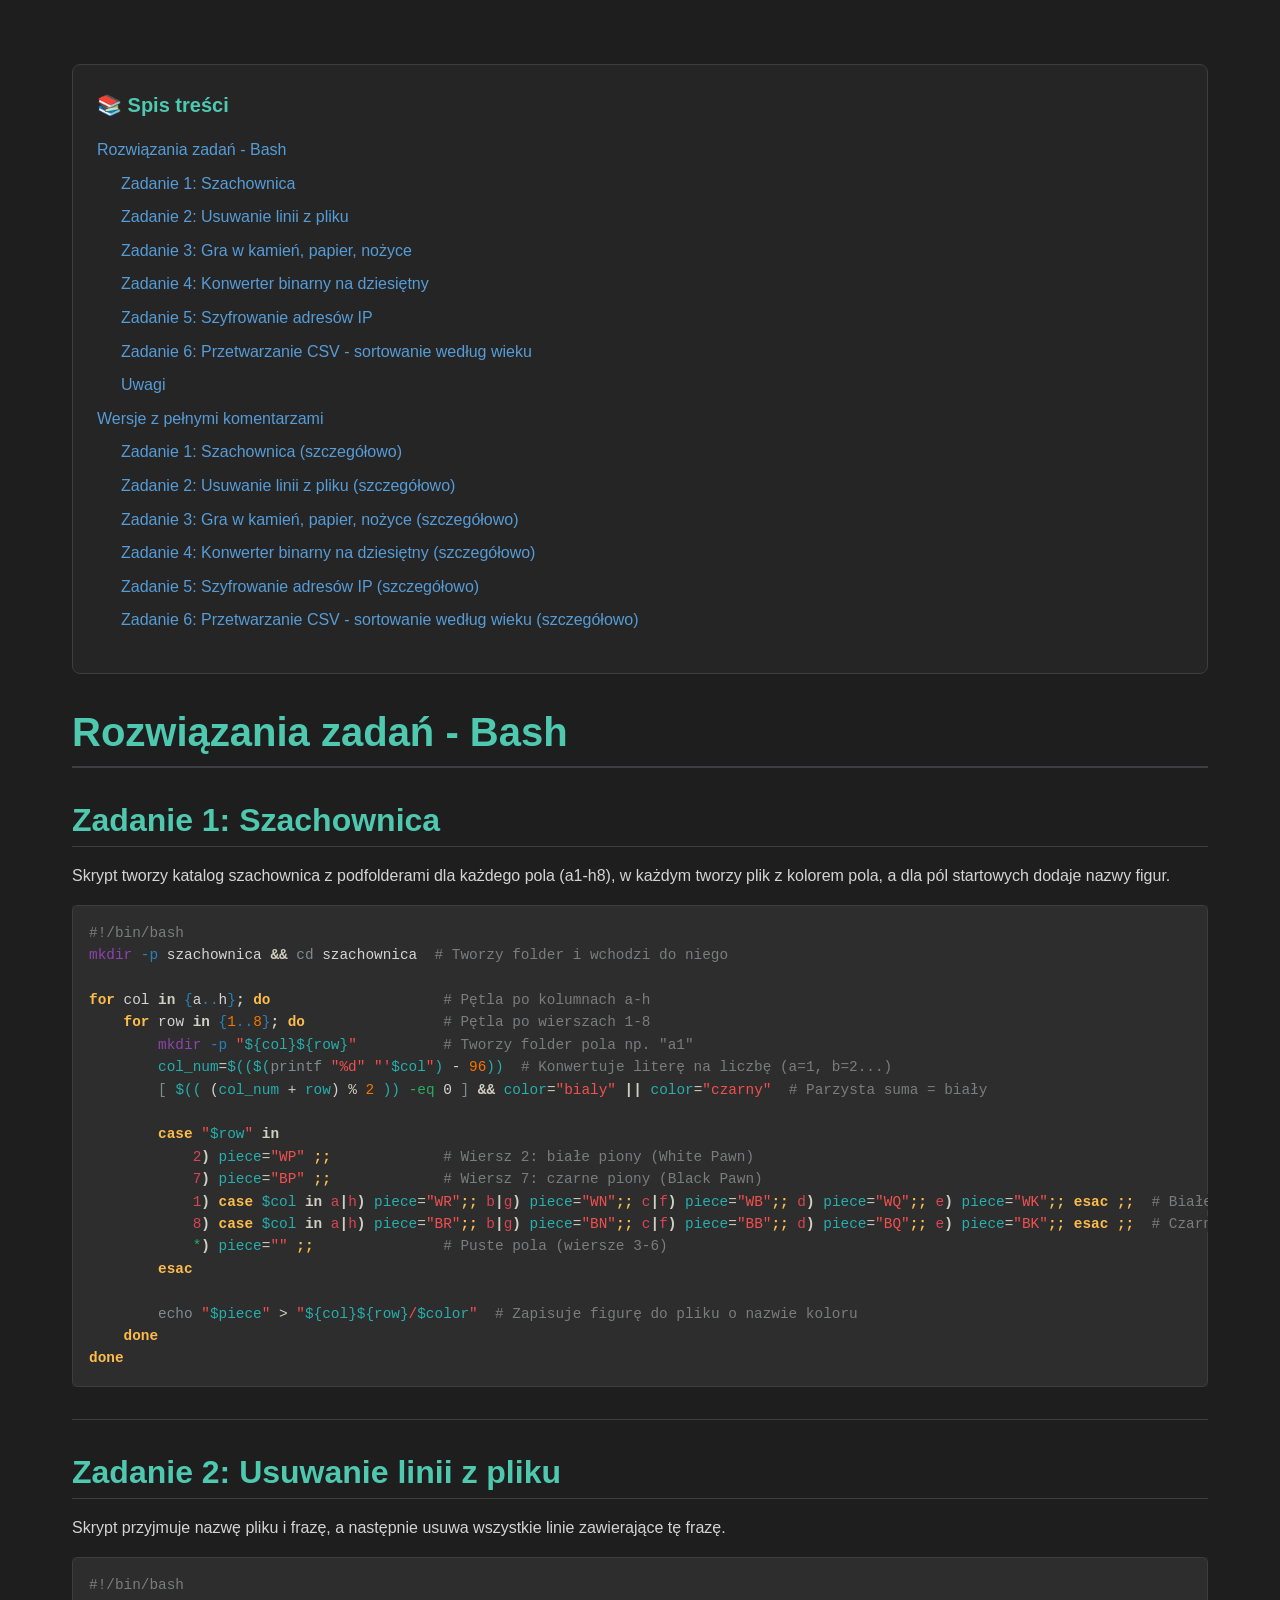
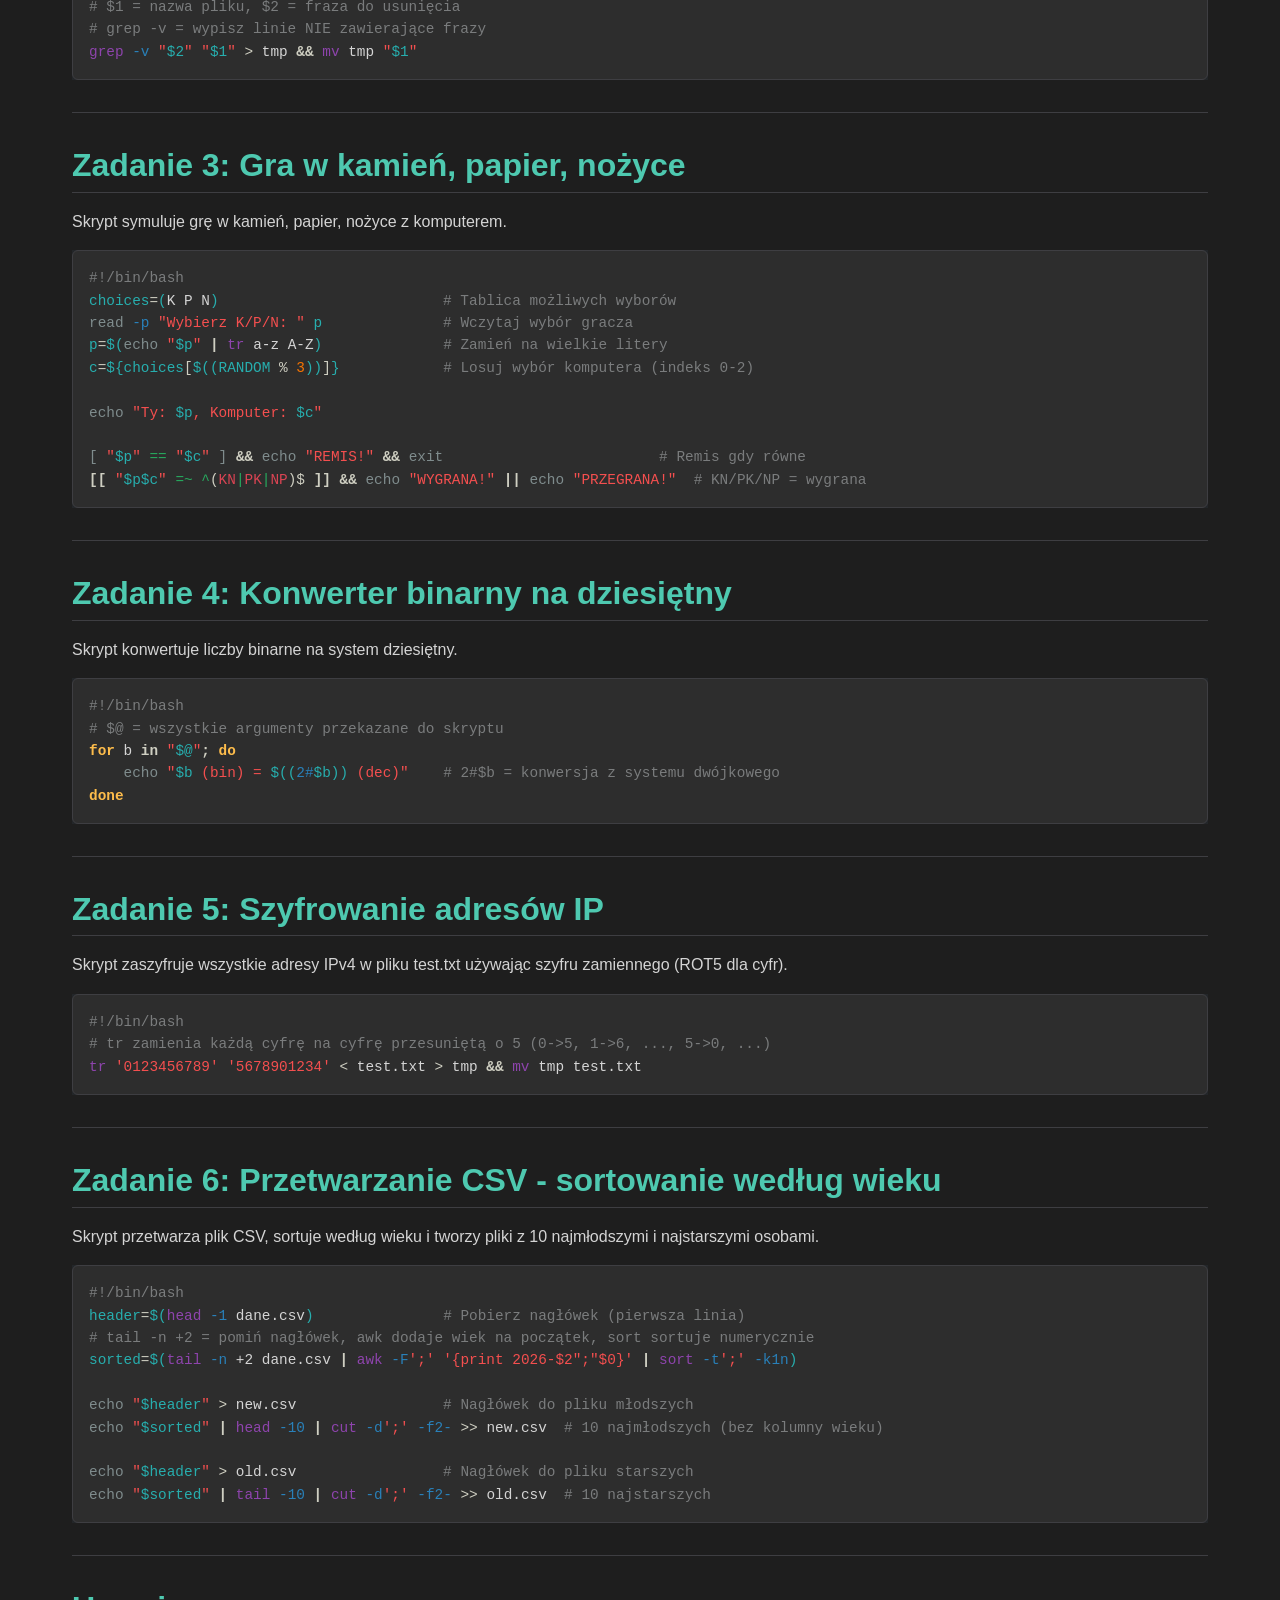
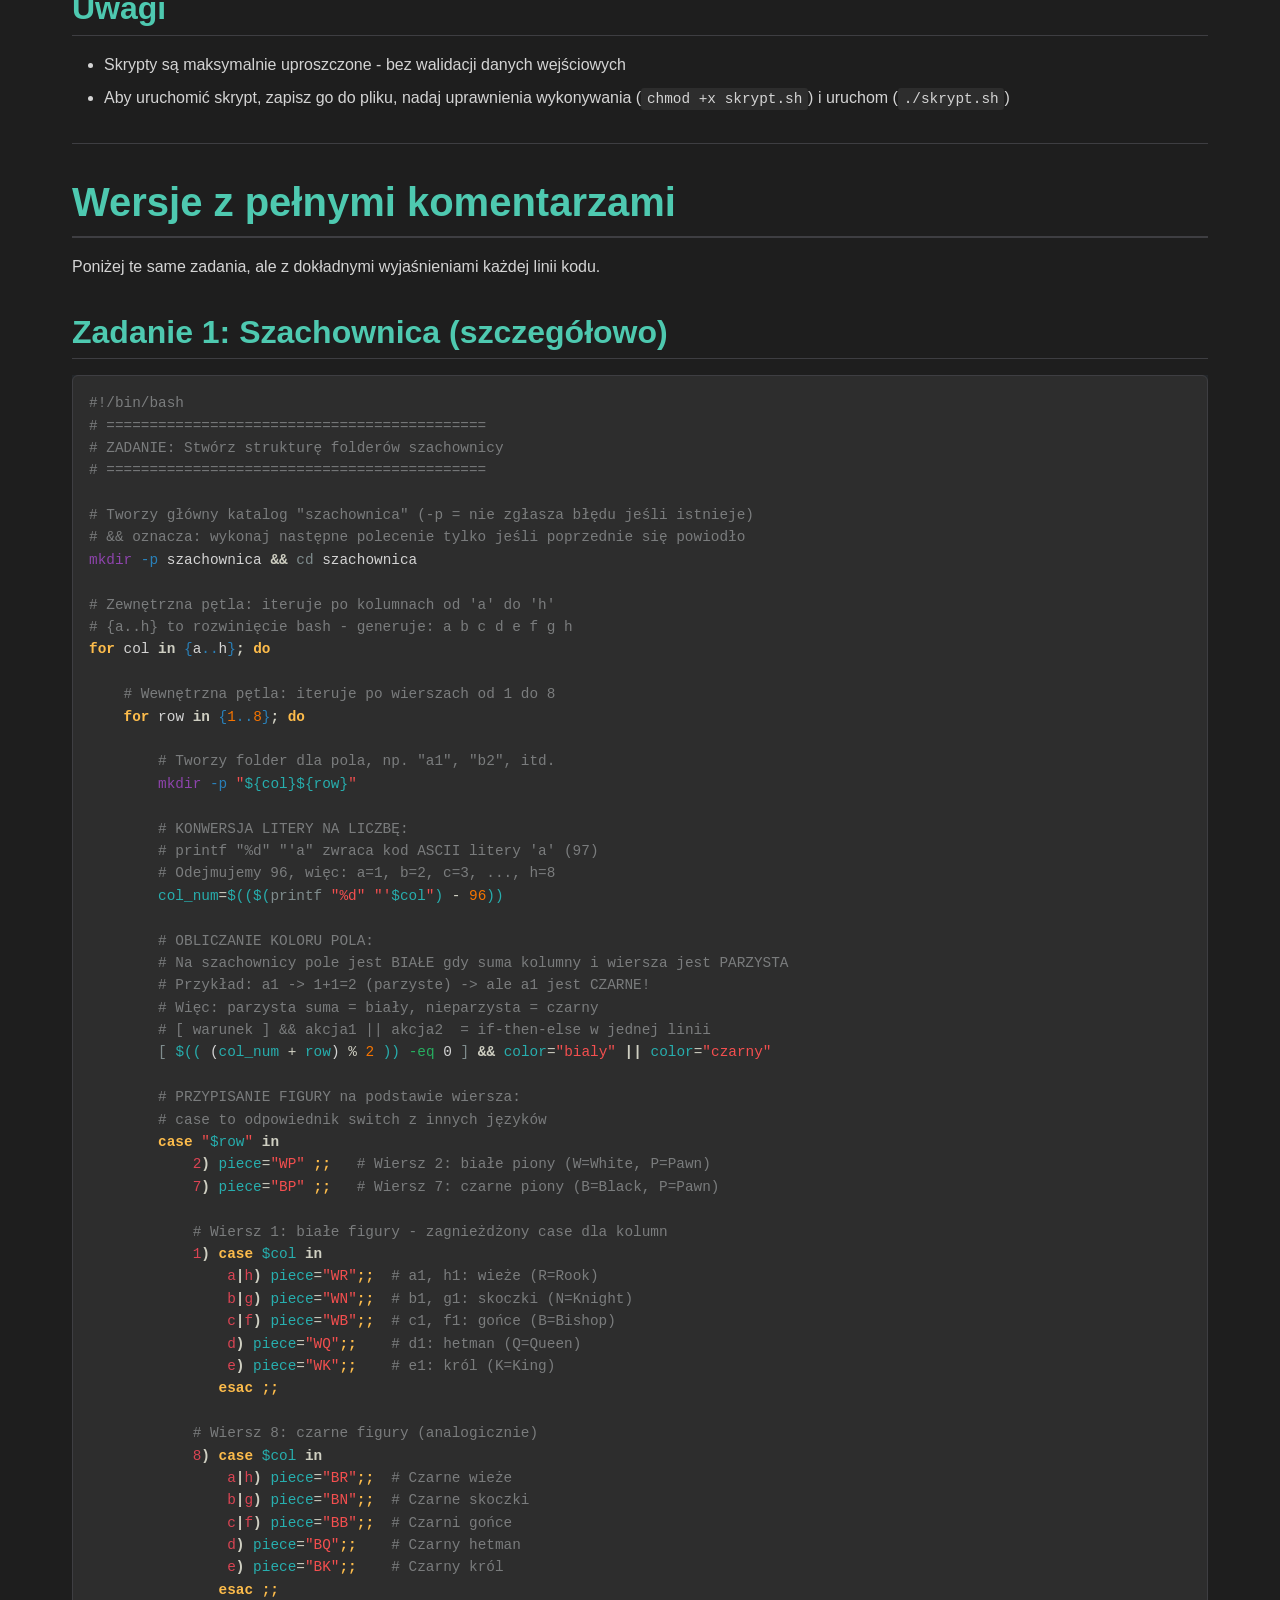
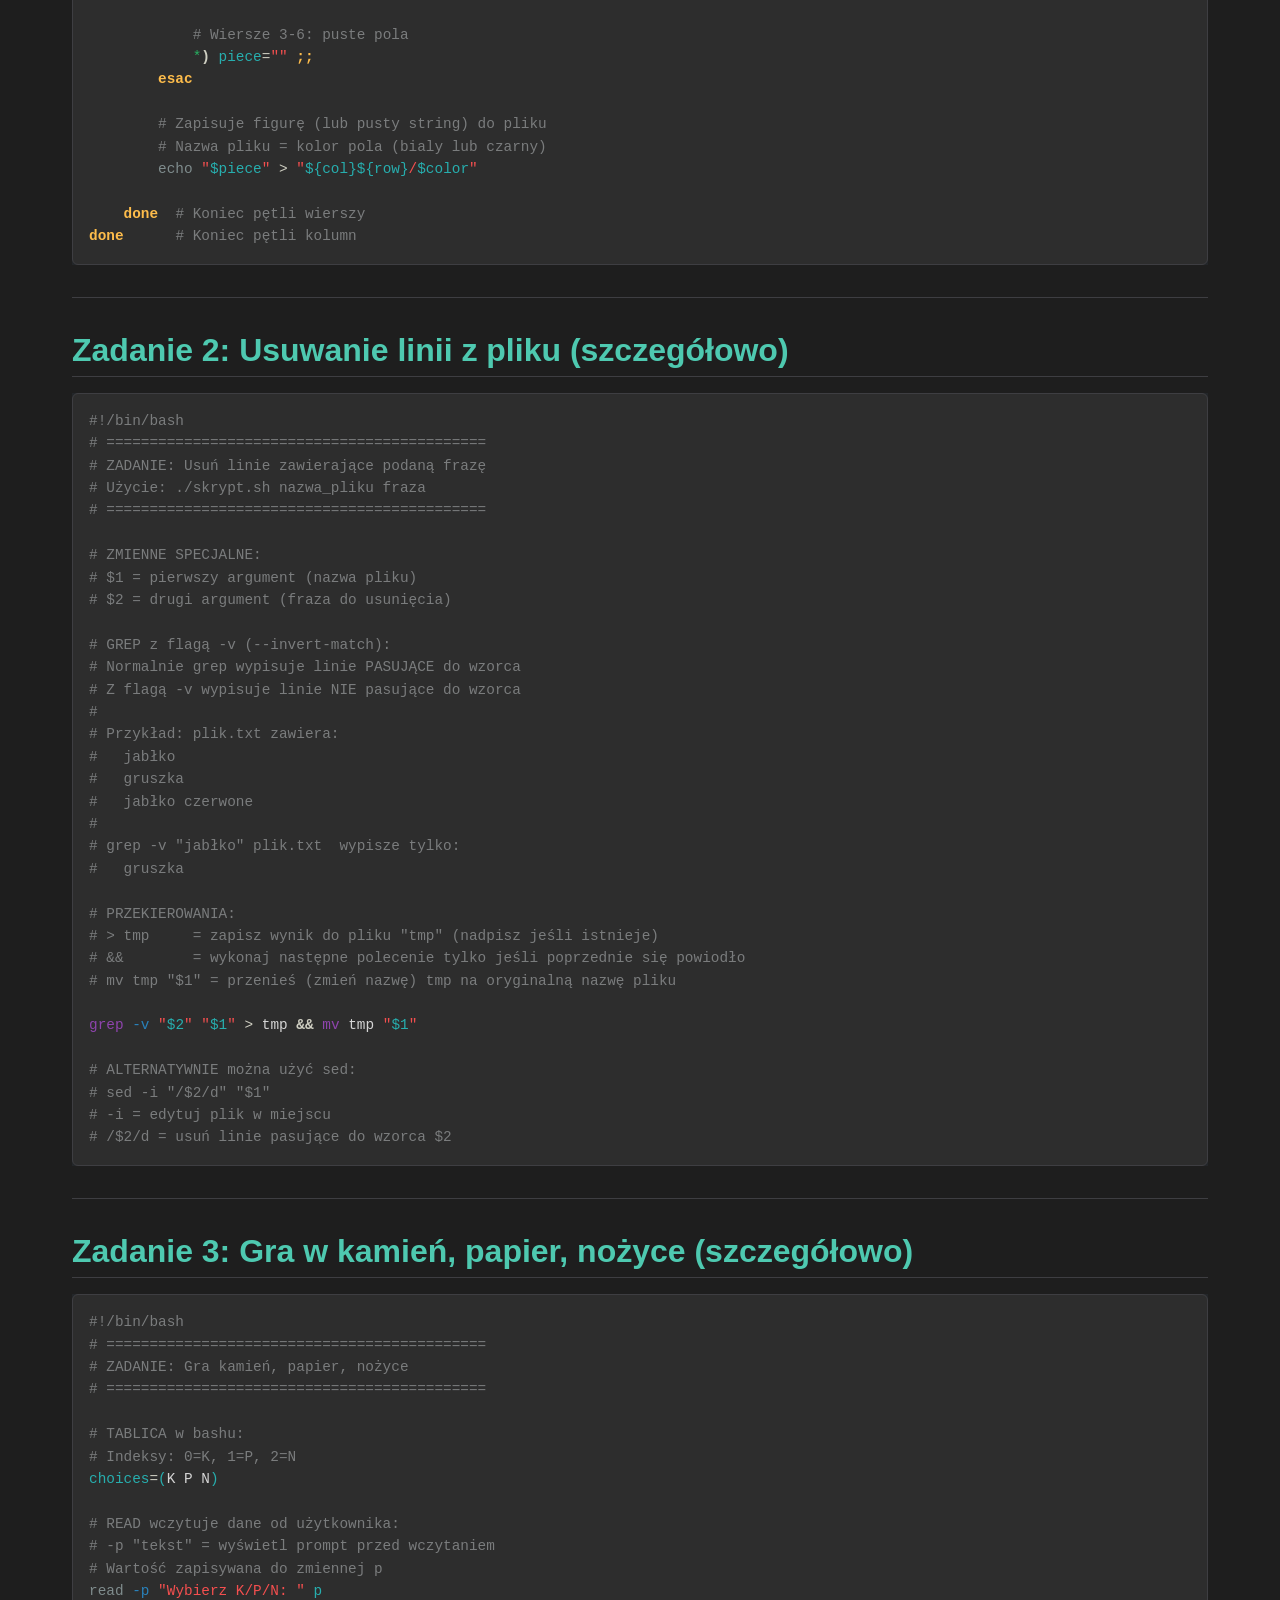
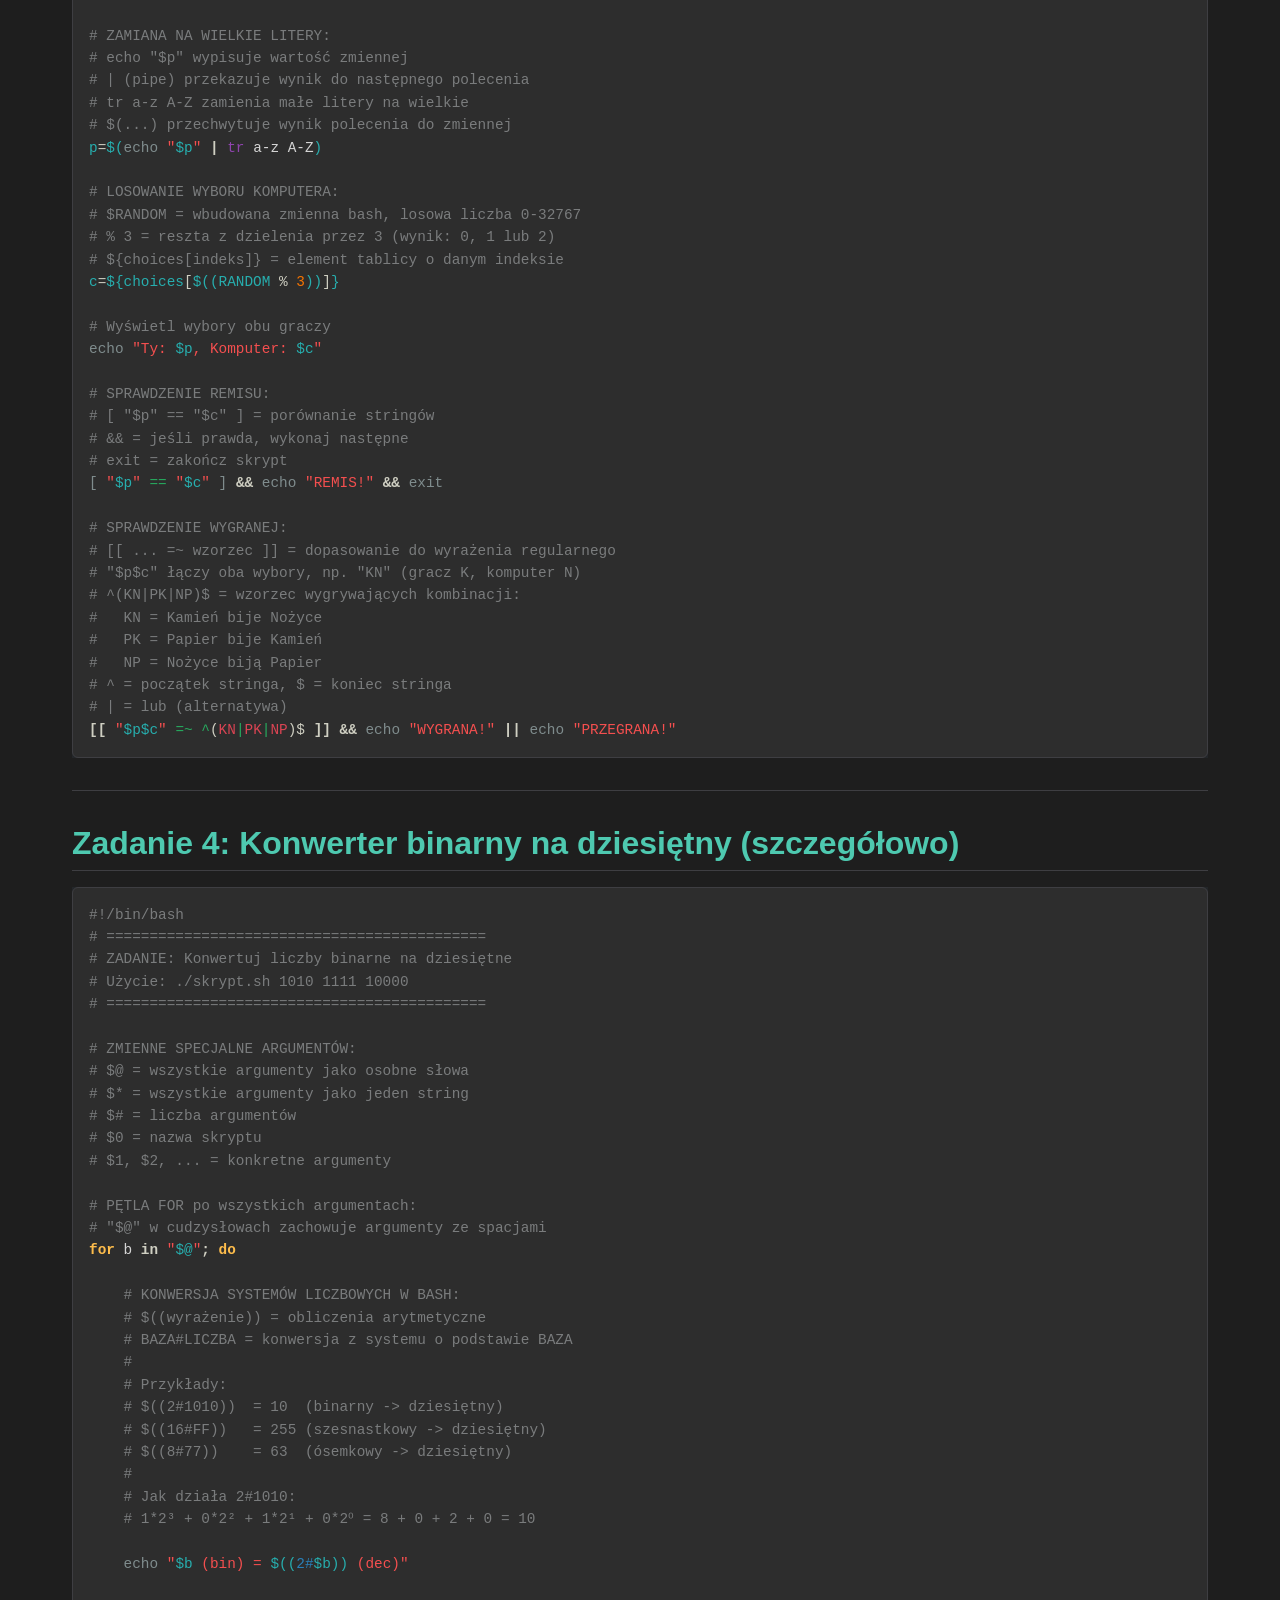
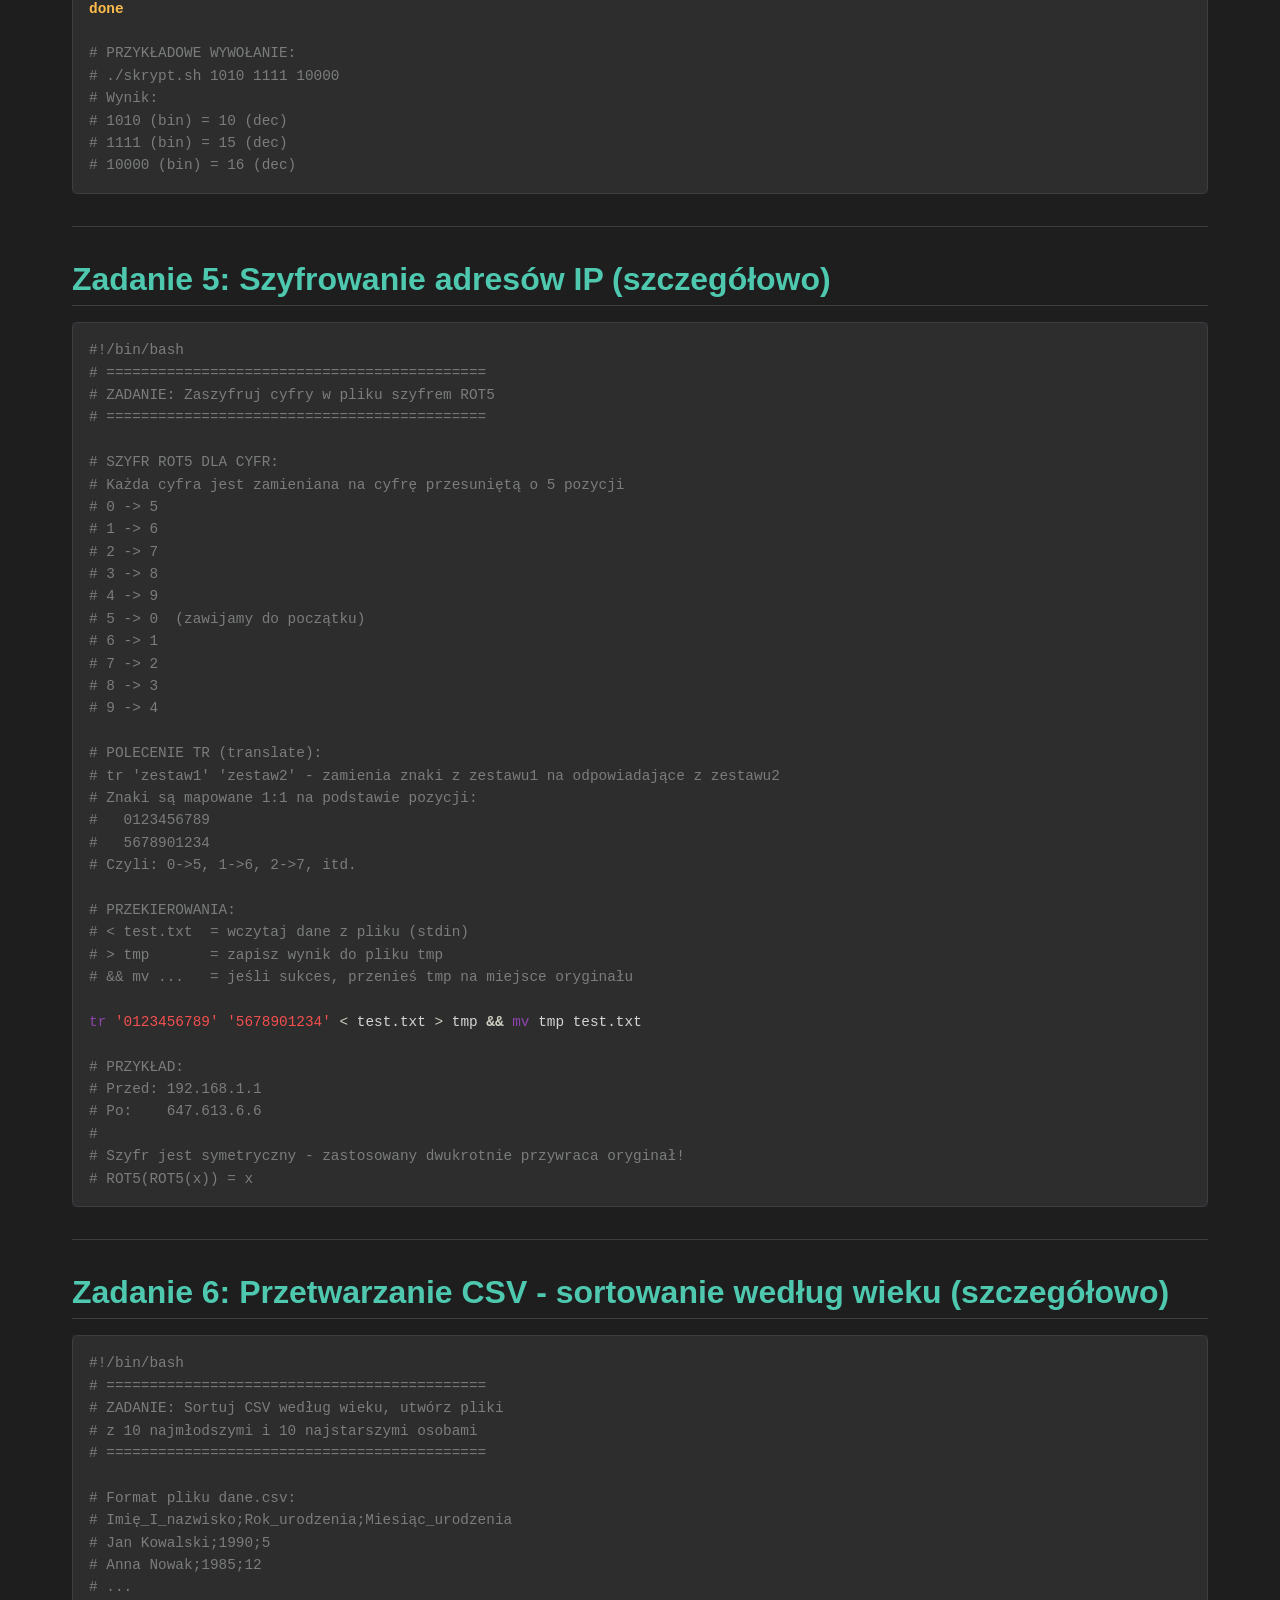
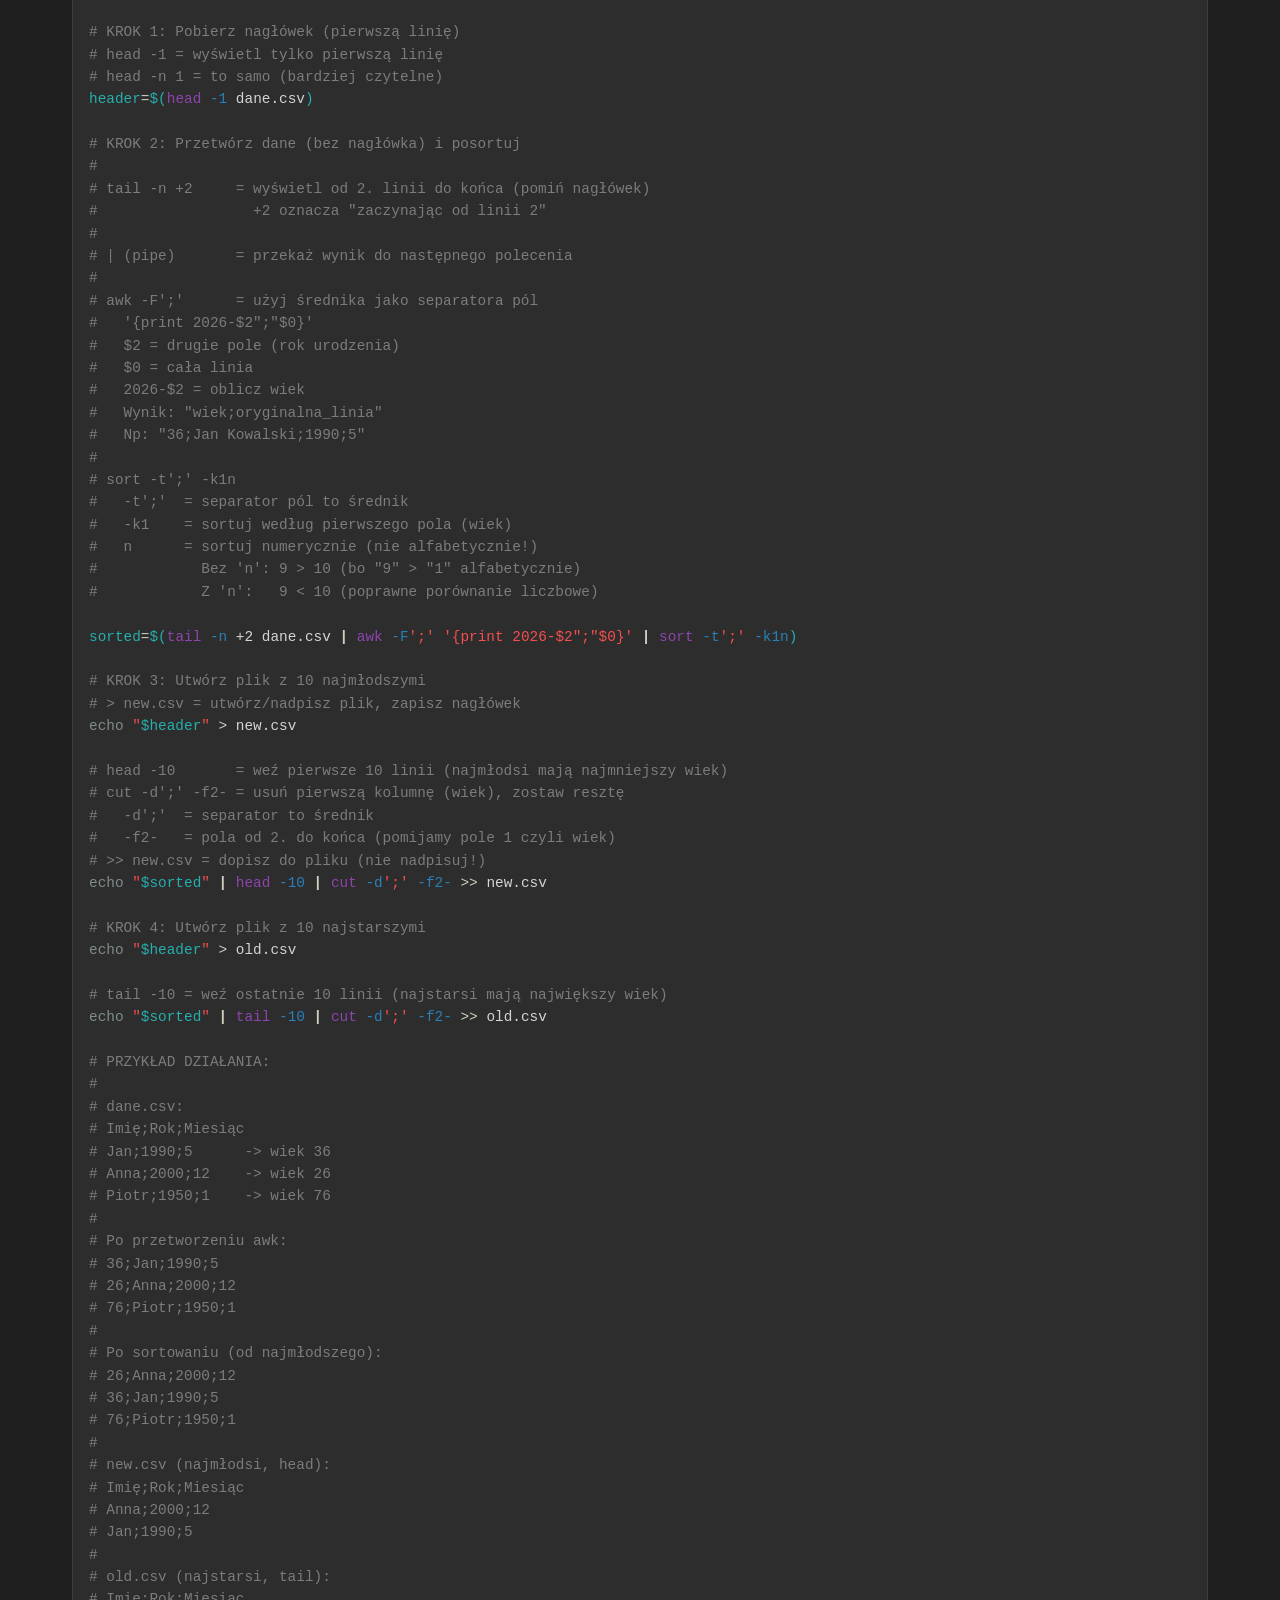
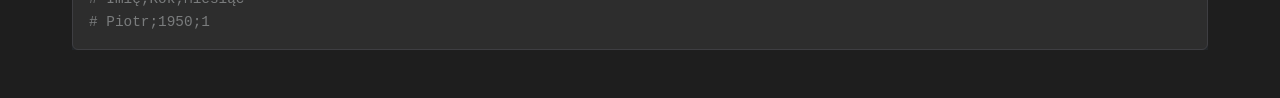
<file: notatki/linux/linux kolos/rozwiązania.html>
<!DOCTYPE html>
<html xmlns="http://www.w3.org/1999/xhtml" lang="" xml:lang="">
<head>
  <meta charset="utf-8" />
  <meta name="generator" content="pandoc" />
  <meta name="viewport" content="width=device-width, initial-scale=1.0, user-scalable=yes" />
  <title>powtorzenie</title>
  <style>
    /* Default styles provided by pandoc.
    ** See https://pandoc.org/MANUAL.html#variables-for-html for config info.
    */
    code{white-space: pre-wrap;}
    span.smallcaps{font-variant: small-caps;}
    div.columns{display: flex; gap: min(4vw, 1.5em);}
    div.column{flex: auto; overflow-x: auto;}
    div.hanging-indent{margin-left: 1.5em; text-indent: -1.5em;}
    /* The extra [class] is a hack that increases specificity enough to
       override a similar rule in reveal.js */
    ul.task-list[class]{list-style: none;}
    ul.task-list li input[type="checkbox"] {
      font-size: inherit;
      width: 0.8em;
      margin: 0 0.8em 0.2em -1.6em;
      vertical-align: middle;
    }
    .display.math{display: block; text-align: center; margin: 0.5rem auto;}
    /* CSS for syntax highlighting */
    html { -webkit-text-size-adjust: 100%; }
    pre > code.sourceCode { white-space: pre; position: relative; }
    pre > code.sourceCode > span { display: inline-block; line-height: 1.25; }
    pre > code.sourceCode > span:empty { height: 1.2em; }
    .sourceCode { overflow: visible; }
    code.sourceCode > span { color: inherit; text-decoration: inherit; }
    div.sourceCode { margin: 1em 0; }
    pre.sourceCode { margin: 0; }
    @media screen {
    div.sourceCode { overflow: auto; }
    }
    @media print {
    pre > code.sourceCode { white-space: pre-wrap; }
    pre > code.sourceCode > span { text-indent: -5em; padding-left: 5em; }
    }
    pre.numberSource code
      { counter-reset: source-line 0; }
    pre.numberSource code > span
      { position: relative; left: -4em; counter-increment: source-line; }
    pre.numberSource code > span > a:first-child::before
      { content: counter(source-line);
        position: relative; left: -1em; text-align: right; vertical-align: baseline;
        border: none; display: inline-block;
        -webkit-touch-callout: none; -webkit-user-select: none;
        -khtml-user-select: none; -moz-user-select: none;
        -ms-user-select: none; user-select: none;
        padding: 0 4px; width: 4em;
        background-color: #232629;
        color: #7a7c7d;
      }
    pre.numberSource { margin-left: 3em; border-left: 1px solid #7a7c7d;  padding-left: 4px; }
    div.sourceCode
      { color: #cfcfc2; background-color: #232629; }
    @media screen {
    pre > code.sourceCode > span > a:first-child::before { text-decoration: underline; }
    }
    code span { color: #cfcfc2; } /* Normal */
    code span.al { color: #95da4c; background-color: #4d1f24; font-weight: bold; } /* Alert */
    code span.an { color: #3f8058; } /* Annotation */
    code span.at { color: #2980b9; } /* Attribute */
    code span.bn { color: #f67400; } /* BaseN */
    code span.bu { color: #7f8c8d; } /* BuiltIn */
    code span.cf { color: #fdbc4b; font-weight: bold; } /* ControlFlow */
    code span.ch { color: #3daee9; } /* Char */
    code span.cn { color: #27aeae; font-weight: bold; } /* Constant */
    code span.co { color: #7a7c7d; } /* Comment */
    code span.cv { color: #7f8c8d; } /* CommentVar */
    code span.do { color: #a43340; } /* Documentation */
    code span.dt { color: #2980b9; } /* DataType */
    code span.dv { color: #f67400; } /* DecVal */
    code span.er { color: #da4453; text-decoration: underline; } /* Error */
    code span.ex { color: #0099ff; font-weight: bold; } /* Extension */
    code span.fl { color: #f67400; } /* Float */
    code span.fu { color: #8e44ad; } /* Function */
    code span.im { color: #27ae60; } /* Import */
    code span.in { color: #c45b00; } /* Information */
    code span.kw { color: #cfcfc2; font-weight: bold; } /* Keyword */
    code span.op { color: #cfcfc2; } /* Operator */
    code span.ot { color: #27ae60; } /* Other */
    code span.pp { color: #27ae60; } /* Preprocessor */
    code span.re { color: #2980b9; background-color: #153042; } /* RegionMarker */
    code span.sc { color: #3daee9; } /* SpecialChar */
    code span.ss { color: #da4453; } /* SpecialString */
    code span.st { color: #f44f4f; } /* String */
    code span.va { color: #27aeae; } /* Variable */
    code span.vs { color: #da4453; } /* VerbatimString */
    code span.wa { color: #da4453; } /* Warning */
  </style>
  <link rel="stylesheet" href="dark-style.css" />
  <link rel="stylesheet" href="dark-style.css" />

<style>
/* Dark theme overrides */
body {
    background-color: #1e1e1e !important;
    color: #d4d4d4 !important;
}
.jp-Notebook {
    background-color: #1e1e1e !important;
}
.jp-Cell, .jp-InputArea, .jp-OutputArea {
    background-color: #252526 !important;
    color: #d4d4d4 !important;
}
.jp-RenderedHTMLCommon {
    color: #d4d4d4 !important;
}
.jp-InputPrompt, .jp-OutputPrompt {
    color: #4ec9b0 !important;
}
pre, code {
    background-color: #2d2d2d !important;
    color: #d4d4d4 !important;
    border-color: #3e3e42 !important;
}
.highlight {
    background-color: #2d2d2d !important;
}
a {
    color: #569cd6 !important;
}
h1, h2, h3, h4, h5, h6 {
    color: #4ec9b0 !important;
}
table {
    background-color: #252526 !important;
    border-color: #3e3e42 !important;
}
th {
    background-color: #2d2d2d !important;
    color: #4ec9b0 !important;
}
td {
    border-color: #3e3e42 !important;
    color: #d4d4d4 !important;
}
</style>

</head>
<body class="jp-Notebook dark-theme">
<nav id="TOC" role="doc-toc">
<ul>
<li><a href="#rozwiązania-zadań---bash"
id="toc-rozwiązania-zadań---bash">Rozwiązania zadań - Bash</a>
<ul>
<li><a href="#zadanie-1-szachownica"
id="toc-zadanie-1-szachownica">Zadanie 1: Szachownica</a></li>
<li><a href="#zadanie-2-usuwanie-linii-z-pliku"
id="toc-zadanie-2-usuwanie-linii-z-pliku">Zadanie 2: Usuwanie linii z
pliku</a></li>
<li><a href="#zadanie-3-gra-w-kamień-papier-nożyce"
id="toc-zadanie-3-gra-w-kamień-papier-nożyce">Zadanie 3: Gra w kamień,
papier, nożyce</a></li>
<li><a href="#zadanie-4-konwerter-binarny-na-dziesiętny"
id="toc-zadanie-4-konwerter-binarny-na-dziesiętny">Zadanie 4: Konwerter
binarny na dziesiętny</a></li>
<li><a href="#zadanie-5-szyfrowanie-adresów-ip"
id="toc-zadanie-5-szyfrowanie-adresów-ip">Zadanie 5: Szyfrowanie adresów
IP</a></li>
<li><a href="#zadanie-6-przetwarzanie-csv---sortowanie-według-wieku"
id="toc-zadanie-6-przetwarzanie-csv---sortowanie-według-wieku">Zadanie
6: Przetwarzanie CSV - sortowanie według wieku</a></li>
<li><a href="#uwagi" id="toc-uwagi">Uwagi</a></li>
</ul></li>
<li><a href="#wersje-z-pełnymi-komentarzami"
id="toc-wersje-z-pełnymi-komentarzami">Wersje z pełnymi komentarzami</a>
<ul>
<li><a href="#zadanie-1-szachownica-szczegółowo"
id="toc-zadanie-1-szachownica-szczegółowo">Zadanie 1: Szachownica
(szczegółowo)</a></li>
<li><a href="#zadanie-2-usuwanie-linii-z-pliku-szczegółowo"
id="toc-zadanie-2-usuwanie-linii-z-pliku-szczegółowo">Zadanie 2:
Usuwanie linii z pliku (szczegółowo)</a></li>
<li><a href="#zadanie-3-gra-w-kamień-papier-nożyce-szczegółowo"
id="toc-zadanie-3-gra-w-kamień-papier-nożyce-szczegółowo">Zadanie 3: Gra
w kamień, papier, nożyce (szczegółowo)</a></li>
<li><a href="#zadanie-4-konwerter-binarny-na-dziesiętny-szczegółowo"
id="toc-zadanie-4-konwerter-binarny-na-dziesiętny-szczegółowo">Zadanie
4: Konwerter binarny na dziesiętny (szczegółowo)</a></li>
<li><a href="#zadanie-5-szyfrowanie-adresów-ip-szczegółowo"
id="toc-zadanie-5-szyfrowanie-adresów-ip-szczegółowo">Zadanie 5:
Szyfrowanie adresów IP (szczegółowo)</a></li>
<li><a
href="#zadanie-6-przetwarzanie-csv---sortowanie-według-wieku-szczegółowo"
id="toc-zadanie-6-przetwarzanie-csv---sortowanie-według-wieku-szczegółowo">Zadanie
6: Przetwarzanie CSV - sortowanie według wieku (szczegółowo)</a></li>
</ul></li>
</ul>
</nav>
<h1 id="rozwiązania-zadań---bash">Rozwiązania zadań - Bash</h1>
<h2 id="zadanie-1-szachownica">Zadanie 1: Szachownica</h2>
<p>Skrypt tworzy katalog szachownica z podfolderami dla każdego pola
(a1-h8), w każdym tworzy plik z kolorem pola, a dla pól startowych
dodaje nazwy figur.</p>
<div class="sourceCode" id="cb1"><pre
class="sourceCode bash"><code class="sourceCode bash"><span id="cb1-1"><a href="#cb1-1" aria-hidden="true" tabindex="-1"></a><span class="co">#!/bin/bash</span></span>
<span id="cb1-2"><a href="#cb1-2" aria-hidden="true" tabindex="-1"></a><span class="fu">mkdir</span> <span class="at">-p</span> szachownica <span class="kw">&amp;&amp;</span> <span class="bu">cd</span> szachownica  <span class="co"># Tworzy folder i wchodzi do niego</span></span>
<span id="cb1-3"><a href="#cb1-3" aria-hidden="true" tabindex="-1"></a></span>
<span id="cb1-4"><a href="#cb1-4" aria-hidden="true" tabindex="-1"></a><span class="cf">for</span> col <span class="kw">in</span> <span class="dt">{</span>a<span class="dt">..</span>h<span class="dt">}</span><span class="kw">;</span> <span class="cf">do</span>                    <span class="co"># Pętla po kolumnach a-h</span></span>
<span id="cb1-5"><a href="#cb1-5" aria-hidden="true" tabindex="-1"></a>    <span class="cf">for</span> row <span class="kw">in</span> <span class="dt">{</span><span class="dv">1</span><span class="dt">..</span><span class="dv">8</span><span class="dt">}</span><span class="kw">;</span> <span class="cf">do</span>                <span class="co"># Pętla po wierszach 1-8</span></span>
<span id="cb1-6"><a href="#cb1-6" aria-hidden="true" tabindex="-1"></a>        <span class="fu">mkdir</span> <span class="at">-p</span> <span class="st">&quot;</span><span class="va">${col}${row}</span><span class="st">&quot;</span>          <span class="co"># Tworzy folder pola np. &quot;a1&quot;</span></span>
<span id="cb1-7"><a href="#cb1-7" aria-hidden="true" tabindex="-1"></a>        <span class="va">col_num</span><span class="op">=</span><span class="va">$(($(</span><span class="bu">printf</span> <span class="st">&quot;%d&quot;</span> <span class="st">&quot;&#39;</span><span class="va">$col</span><span class="st">&quot;</span><span class="va">)</span> <span class="op">-</span> <span class="dv">96</span><span class="va">))</span>  <span class="co"># Konwertuje literę na liczbę (a=1, b=2...)</span></span>
<span id="cb1-8"><a href="#cb1-8" aria-hidden="true" tabindex="-1"></a>        <span class="bu">[</span> <span class="va">$((</span> (<span class="va">col_num</span> <span class="op">+</span> <span class="va">row</span>) <span class="op">%</span> <span class="dv">2</span> <span class="va">))</span> <span class="ot">-eq</span> 0 <span class="bu">]</span> <span class="kw">&amp;&amp;</span> <span class="va">color</span><span class="op">=</span><span class="st">&quot;bialy&quot;</span> <span class="kw">||</span> <span class="va">color</span><span class="op">=</span><span class="st">&quot;czarny&quot;</span>  <span class="co"># Parzysta suma = biały</span></span>
<span id="cb1-9"><a href="#cb1-9" aria-hidden="true" tabindex="-1"></a>        </span>
<span id="cb1-10"><a href="#cb1-10" aria-hidden="true" tabindex="-1"></a>        <span class="cf">case</span> <span class="st">&quot;</span><span class="va">$row</span><span class="st">&quot;</span> <span class="kw">in</span></span>
<span id="cb1-11"><a href="#cb1-11" aria-hidden="true" tabindex="-1"></a>            <span class="ss">2</span><span class="kw">)</span> <span class="va">piece</span><span class="op">=</span><span class="st">&quot;WP&quot;</span> <span class="cf">;;</span>             <span class="co"># Wiersz 2: białe piony (White Pawn)</span></span>
<span id="cb1-12"><a href="#cb1-12" aria-hidden="true" tabindex="-1"></a>            <span class="ss">7</span><span class="kw">)</span> <span class="va">piece</span><span class="op">=</span><span class="st">&quot;BP&quot;</span> <span class="cf">;;</span>             <span class="co"># Wiersz 7: czarne piony (Black Pawn)</span></span>
<span id="cb1-13"><a href="#cb1-13" aria-hidden="true" tabindex="-1"></a>            <span class="ss">1</span><span class="kw">)</span> <span class="cf">case</span> <span class="va">$col</span> <span class="kw">in</span> <span class="ss">a</span><span class="kw">|</span><span class="ss">h</span><span class="kw">)</span> <span class="va">piece</span><span class="op">=</span><span class="st">&quot;WR&quot;</span><span class="cf">;;</span> <span class="ss">b</span><span class="kw">|</span><span class="ss">g</span><span class="kw">)</span> <span class="va">piece</span><span class="op">=</span><span class="st">&quot;WN&quot;</span><span class="cf">;;</span> <span class="ss">c</span><span class="kw">|</span><span class="ss">f</span><span class="kw">)</span> <span class="va">piece</span><span class="op">=</span><span class="st">&quot;WB&quot;</span><span class="cf">;;</span> <span class="ss">d</span><span class="kw">)</span> <span class="va">piece</span><span class="op">=</span><span class="st">&quot;WQ&quot;</span><span class="cf">;;</span> <span class="ss">e</span><span class="kw">)</span> <span class="va">piece</span><span class="op">=</span><span class="st">&quot;WK&quot;</span><span class="cf">;;</span> <span class="cf">esac</span> <span class="cf">;;</span>  <span class="co"># Białe figury</span></span>
<span id="cb1-14"><a href="#cb1-14" aria-hidden="true" tabindex="-1"></a>            <span class="ss">8</span><span class="kw">)</span> <span class="cf">case</span> <span class="va">$col</span> <span class="kw">in</span> <span class="ss">a</span><span class="kw">|</span><span class="ss">h</span><span class="kw">)</span> <span class="va">piece</span><span class="op">=</span><span class="st">&quot;BR&quot;</span><span class="cf">;;</span> <span class="ss">b</span><span class="kw">|</span><span class="ss">g</span><span class="kw">)</span> <span class="va">piece</span><span class="op">=</span><span class="st">&quot;BN&quot;</span><span class="cf">;;</span> <span class="ss">c</span><span class="kw">|</span><span class="ss">f</span><span class="kw">)</span> <span class="va">piece</span><span class="op">=</span><span class="st">&quot;BB&quot;</span><span class="cf">;;</span> <span class="ss">d</span><span class="kw">)</span> <span class="va">piece</span><span class="op">=</span><span class="st">&quot;BQ&quot;</span><span class="cf">;;</span> <span class="ss">e</span><span class="kw">)</span> <span class="va">piece</span><span class="op">=</span><span class="st">&quot;BK&quot;</span><span class="cf">;;</span> <span class="cf">esac</span> <span class="cf">;;</span>  <span class="co"># Czarne figury</span></span>
<span id="cb1-15"><a href="#cb1-15" aria-hidden="true" tabindex="-1"></a>            <span class="pp">*</span><span class="kw">)</span> <span class="va">piece</span><span class="op">=</span><span class="st">&quot;&quot;</span> <span class="cf">;;</span>               <span class="co"># Puste pola (wiersze 3-6)</span></span>
<span id="cb1-16"><a href="#cb1-16" aria-hidden="true" tabindex="-1"></a>        <span class="cf">esac</span></span>
<span id="cb1-17"><a href="#cb1-17" aria-hidden="true" tabindex="-1"></a>        </span>
<span id="cb1-18"><a href="#cb1-18" aria-hidden="true" tabindex="-1"></a>        <span class="bu">echo</span> <span class="st">&quot;</span><span class="va">$piece</span><span class="st">&quot;</span> <span class="op">&gt;</span> <span class="st">&quot;</span><span class="va">${col}${row}</span><span class="st">/</span><span class="va">$color</span><span class="st">&quot;</span>  <span class="co"># Zapisuje figurę do pliku o nazwie koloru</span></span>
<span id="cb1-19"><a href="#cb1-19" aria-hidden="true" tabindex="-1"></a>    <span class="cf">done</span></span>
<span id="cb1-20"><a href="#cb1-20" aria-hidden="true" tabindex="-1"></a><span class="cf">done</span></span></code></pre></div>
<hr />
<h2 id="zadanie-2-usuwanie-linii-z-pliku">Zadanie 2: Usuwanie linii z
pliku</h2>
<p>Skrypt przyjmuje nazwę pliku i frazę, a następnie usuwa wszystkie
linie zawierające tę frazę.</p>
<div class="sourceCode" id="cb2"><pre
class="sourceCode bash"><code class="sourceCode bash"><span id="cb2-1"><a href="#cb2-1" aria-hidden="true" tabindex="-1"></a><span class="co">#!/bin/bash</span></span>
<span id="cb2-2"><a href="#cb2-2" aria-hidden="true" tabindex="-1"></a><span class="co"># $1 = nazwa pliku, $2 = fraza do usunięcia</span></span>
<span id="cb2-3"><a href="#cb2-3" aria-hidden="true" tabindex="-1"></a><span class="co"># grep -v = wypisz linie NIE zawierające frazy</span></span>
<span id="cb2-4"><a href="#cb2-4" aria-hidden="true" tabindex="-1"></a><span class="fu">grep</span> <span class="at">-v</span> <span class="st">&quot;</span><span class="va">$2</span><span class="st">&quot;</span> <span class="st">&quot;</span><span class="va">$1</span><span class="st">&quot;</span> <span class="op">&gt;</span> tmp <span class="kw">&amp;&amp;</span> <span class="fu">mv</span> tmp <span class="st">&quot;</span><span class="va">$1</span><span class="st">&quot;</span></span></code></pre></div>
<hr />
<h2 id="zadanie-3-gra-w-kamień-papier-nożyce">Zadanie 3: Gra w kamień,
papier, nożyce</h2>
<p>Skrypt symuluje grę w kamień, papier, nożyce z komputerem.</p>
<div class="sourceCode" id="cb3"><pre
class="sourceCode bash"><code class="sourceCode bash"><span id="cb3-1"><a href="#cb3-1" aria-hidden="true" tabindex="-1"></a><span class="co">#!/bin/bash</span></span>
<span id="cb3-2"><a href="#cb3-2" aria-hidden="true" tabindex="-1"></a><span class="va">choices</span><span class="op">=</span><span class="va">(</span>K P N<span class="va">)</span>                          <span class="co"># Tablica możliwych wyborów</span></span>
<span id="cb3-3"><a href="#cb3-3" aria-hidden="true" tabindex="-1"></a><span class="bu">read</span> <span class="at">-p</span> <span class="st">&quot;Wybierz K/P/N: &quot;</span> <span class="va">p</span>              <span class="co"># Wczytaj wybór gracza</span></span>
<span id="cb3-4"><a href="#cb3-4" aria-hidden="true" tabindex="-1"></a><span class="va">p</span><span class="op">=</span><span class="va">$(</span><span class="bu">echo</span> <span class="st">&quot;</span><span class="va">$p</span><span class="st">&quot;</span> <span class="kw">|</span> <span class="fu">tr</span> a-z A-Z<span class="va">)</span>              <span class="co"># Zamień na wielkie litery</span></span>
<span id="cb3-5"><a href="#cb3-5" aria-hidden="true" tabindex="-1"></a><span class="va">c</span><span class="op">=</span><span class="va">${choices</span><span class="op">[</span><span class="va">$((RANDOM</span> <span class="op">%</span> <span class="dv">3</span><span class="va">))</span><span class="op">]</span><span class="va">}</span>            <span class="co"># Losuj wybór komputera (indeks 0-2)</span></span>
<span id="cb3-6"><a href="#cb3-6" aria-hidden="true" tabindex="-1"></a></span>
<span id="cb3-7"><a href="#cb3-7" aria-hidden="true" tabindex="-1"></a><span class="bu">echo</span> <span class="st">&quot;Ty: </span><span class="va">$p</span><span class="st">, Komputer: </span><span class="va">$c</span><span class="st">&quot;</span></span>
<span id="cb3-8"><a href="#cb3-8" aria-hidden="true" tabindex="-1"></a></span>
<span id="cb3-9"><a href="#cb3-9" aria-hidden="true" tabindex="-1"></a><span class="bu">[</span> <span class="st">&quot;</span><span class="va">$p</span><span class="st">&quot;</span> <span class="ot">==</span> <span class="st">&quot;</span><span class="va">$c</span><span class="st">&quot;</span> <span class="bu">]</span> <span class="kw">&amp;&amp;</span> <span class="bu">echo</span> <span class="st">&quot;REMIS!&quot;</span> <span class="kw">&amp;&amp;</span> <span class="bu">exit</span>                         <span class="co"># Remis gdy równe</span></span>
<span id="cb3-10"><a href="#cb3-10" aria-hidden="true" tabindex="-1"></a><span class="kw">[[</span> <span class="st">&quot;</span><span class="va">$p$c</span><span class="st">&quot;</span> <span class="ot">=~</span> <span class="pp">^</span><span class="op">(</span><span class="ss">KN</span><span class="pp">|</span><span class="ss">PK</span><span class="pp">|</span><span class="ss">NP</span><span class="op">)$</span> <span class="kw">]]</span> <span class="kw">&amp;&amp;</span> <span class="bu">echo</span> <span class="st">&quot;WYGRANA!&quot;</span> <span class="kw">||</span> <span class="bu">echo</span> <span class="st">&quot;PRZEGRANA!&quot;</span>  <span class="co"># KN/PK/NP = wygrana</span></span></code></pre></div>
<hr />
<h2 id="zadanie-4-konwerter-binarny-na-dziesiętny">Zadanie 4: Konwerter
binarny na dziesiętny</h2>
<p>Skrypt konwertuje liczby binarne na system dziesiętny.</p>
<div class="sourceCode" id="cb4"><pre
class="sourceCode bash"><code class="sourceCode bash"><span id="cb4-1"><a href="#cb4-1" aria-hidden="true" tabindex="-1"></a><span class="co">#!/bin/bash</span></span>
<span id="cb4-2"><a href="#cb4-2" aria-hidden="true" tabindex="-1"></a><span class="co"># $@ = wszystkie argumenty przekazane do skryptu</span></span>
<span id="cb4-3"><a href="#cb4-3" aria-hidden="true" tabindex="-1"></a><span class="cf">for</span> b <span class="kw">in</span> <span class="st">&quot;</span><span class="va">$@</span><span class="st">&quot;</span><span class="kw">;</span> <span class="cf">do</span></span>
<span id="cb4-4"><a href="#cb4-4" aria-hidden="true" tabindex="-1"></a>    <span class="bu">echo</span> <span class="st">&quot;</span><span class="va">$b</span><span class="st"> (bin) = </span><span class="va">$((</span><span class="dt">2#</span><span class="va">$b))</span><span class="st"> (dec)&quot;</span>    <span class="co"># 2#$b = konwersja z systemu dwójkowego</span></span>
<span id="cb4-5"><a href="#cb4-5" aria-hidden="true" tabindex="-1"></a><span class="cf">done</span></span></code></pre></div>
<hr />
<h2 id="zadanie-5-szyfrowanie-adresów-ip">Zadanie 5: Szyfrowanie adresów
IP</h2>
<p>Skrypt zaszyfruje wszystkie adresy IPv4 w pliku test.txt używając
szyfru zamiennego (ROT5 dla cyfr).</p>
<div class="sourceCode" id="cb5"><pre
class="sourceCode bash"><code class="sourceCode bash"><span id="cb5-1"><a href="#cb5-1" aria-hidden="true" tabindex="-1"></a><span class="co">#!/bin/bash</span></span>
<span id="cb5-2"><a href="#cb5-2" aria-hidden="true" tabindex="-1"></a><span class="co"># tr zamienia każdą cyfrę na cyfrę przesuniętą o 5 (0-&gt;5, 1-&gt;6, ..., 5-&gt;0, ...)</span></span>
<span id="cb5-3"><a href="#cb5-3" aria-hidden="true" tabindex="-1"></a><span class="fu">tr</span> <span class="st">&#39;0123456789&#39;</span> <span class="st">&#39;5678901234&#39;</span> <span class="op">&lt;</span> test.txt <span class="op">&gt;</span> tmp <span class="kw">&amp;&amp;</span> <span class="fu">mv</span> tmp test.txt</span></code></pre></div>
<hr />
<h2 id="zadanie-6-przetwarzanie-csv---sortowanie-według-wieku">Zadanie
6: Przetwarzanie CSV - sortowanie według wieku</h2>
<p>Skrypt przetwarza plik CSV, sortuje według wieku i tworzy pliki z 10
najmłodszymi i najstarszymi osobami.</p>
<div class="sourceCode" id="cb6"><pre
class="sourceCode bash"><code class="sourceCode bash"><span id="cb6-1"><a href="#cb6-1" aria-hidden="true" tabindex="-1"></a><span class="co">#!/bin/bash</span></span>
<span id="cb6-2"><a href="#cb6-2" aria-hidden="true" tabindex="-1"></a><span class="va">header</span><span class="op">=</span><span class="va">$(</span><span class="fu">head</span> <span class="at">-1</span> dane.csv<span class="va">)</span>               <span class="co"># Pobierz nagłówek (pierwsza linia)</span></span>
<span id="cb6-3"><a href="#cb6-3" aria-hidden="true" tabindex="-1"></a><span class="co"># tail -n +2 = pomiń nagłówek, awk dodaje wiek na początek, sort sortuje numerycznie</span></span>
<span id="cb6-4"><a href="#cb6-4" aria-hidden="true" tabindex="-1"></a><span class="va">sorted</span><span class="op">=</span><span class="va">$(</span><span class="fu">tail</span> <span class="at">-n</span> +2 dane.csv <span class="kw">|</span> <span class="fu">awk</span> <span class="at">-F</span><span class="st">&#39;;&#39;</span> <span class="st">&#39;{print 2026-$2&quot;;&quot;$0}&#39;</span> <span class="kw">|</span> <span class="fu">sort</span> <span class="at">-t</span><span class="st">&#39;;&#39;</span> <span class="at">-k1n</span><span class="va">)</span></span>
<span id="cb6-5"><a href="#cb6-5" aria-hidden="true" tabindex="-1"></a></span>
<span id="cb6-6"><a href="#cb6-6" aria-hidden="true" tabindex="-1"></a><span class="bu">echo</span> <span class="st">&quot;</span><span class="va">$header</span><span class="st">&quot;</span> <span class="op">&gt;</span> new.csv                 <span class="co"># Nagłówek do pliku młodszych</span></span>
<span id="cb6-7"><a href="#cb6-7" aria-hidden="true" tabindex="-1"></a><span class="bu">echo</span> <span class="st">&quot;</span><span class="va">$sorted</span><span class="st">&quot;</span> <span class="kw">|</span> <span class="fu">head</span> <span class="at">-10</span> <span class="kw">|</span> <span class="fu">cut</span> <span class="at">-d</span><span class="st">&#39;;&#39;</span> <span class="at">-f2-</span> <span class="op">&gt;&gt;</span> new.csv  <span class="co"># 10 najmłodszych (bez kolumny wieku)</span></span>
<span id="cb6-8"><a href="#cb6-8" aria-hidden="true" tabindex="-1"></a></span>
<span id="cb6-9"><a href="#cb6-9" aria-hidden="true" tabindex="-1"></a><span class="bu">echo</span> <span class="st">&quot;</span><span class="va">$header</span><span class="st">&quot;</span> <span class="op">&gt;</span> old.csv                 <span class="co"># Nagłówek do pliku starszych</span></span>
<span id="cb6-10"><a href="#cb6-10" aria-hidden="true" tabindex="-1"></a><span class="bu">echo</span> <span class="st">&quot;</span><span class="va">$sorted</span><span class="st">&quot;</span> <span class="kw">|</span> <span class="fu">tail</span> <span class="at">-10</span> <span class="kw">|</span> <span class="fu">cut</span> <span class="at">-d</span><span class="st">&#39;;&#39;</span> <span class="at">-f2-</span> <span class="op">&gt;&gt;</span> old.csv  <span class="co"># 10 najstarszych</span></span></code></pre></div>
<hr />
<h2 id="uwagi">Uwagi</h2>
<ul>
<li>Skrypty są maksymalnie uproszczone - bez walidacji danych
wejściowych</li>
<li>Aby uruchomić skrypt, zapisz go do pliku, nadaj uprawnienia
wykonywania (<code>chmod +x skrypt.sh</code>) i uruchom
(<code>./skrypt.sh</code>)</li>
</ul>
<hr />
<h1 id="wersje-z-pełnymi-komentarzami">Wersje z pełnymi
komentarzami</h1>
<p>Poniżej te same zadania, ale z dokładnymi wyjaśnieniami każdej linii
kodu.</p>
<h2 id="zadanie-1-szachownica-szczegółowo">Zadanie 1: Szachownica
(szczegółowo)</h2>
<div class="sourceCode" id="cb7"><pre
class="sourceCode bash"><code class="sourceCode bash"><span id="cb7-1"><a href="#cb7-1" aria-hidden="true" tabindex="-1"></a><span class="co">#!/bin/bash</span></span>
<span id="cb7-2"><a href="#cb7-2" aria-hidden="true" tabindex="-1"></a><span class="co"># ============================================</span></span>
<span id="cb7-3"><a href="#cb7-3" aria-hidden="true" tabindex="-1"></a><span class="co"># ZADANIE: Stwórz strukturę folderów szachownicy</span></span>
<span id="cb7-4"><a href="#cb7-4" aria-hidden="true" tabindex="-1"></a><span class="co"># ============================================</span></span>
<span id="cb7-5"><a href="#cb7-5" aria-hidden="true" tabindex="-1"></a></span>
<span id="cb7-6"><a href="#cb7-6" aria-hidden="true" tabindex="-1"></a><span class="co"># Tworzy główny katalog &quot;szachownica&quot; (-p = nie zgłasza błędu jeśli istnieje)</span></span>
<span id="cb7-7"><a href="#cb7-7" aria-hidden="true" tabindex="-1"></a><span class="co"># &amp;&amp; oznacza: wykonaj następne polecenie tylko jeśli poprzednie się powiodło</span></span>
<span id="cb7-8"><a href="#cb7-8" aria-hidden="true" tabindex="-1"></a><span class="fu">mkdir</span> <span class="at">-p</span> szachownica <span class="kw">&amp;&amp;</span> <span class="bu">cd</span> szachownica</span>
<span id="cb7-9"><a href="#cb7-9" aria-hidden="true" tabindex="-1"></a></span>
<span id="cb7-10"><a href="#cb7-10" aria-hidden="true" tabindex="-1"></a><span class="co"># Zewnętrzna pętla: iteruje po kolumnach od &#39;a&#39; do &#39;h&#39;</span></span>
<span id="cb7-11"><a href="#cb7-11" aria-hidden="true" tabindex="-1"></a><span class="co"># {a..h} to rozwinięcie bash - generuje: a b c d e f g h</span></span>
<span id="cb7-12"><a href="#cb7-12" aria-hidden="true" tabindex="-1"></a><span class="cf">for</span> col <span class="kw">in</span> <span class="dt">{</span>a<span class="dt">..</span>h<span class="dt">}</span><span class="kw">;</span> <span class="cf">do</span></span>
<span id="cb7-13"><a href="#cb7-13" aria-hidden="true" tabindex="-1"></a></span>
<span id="cb7-14"><a href="#cb7-14" aria-hidden="true" tabindex="-1"></a>    <span class="co"># Wewnętrzna pętla: iteruje po wierszach od 1 do 8</span></span>
<span id="cb7-15"><a href="#cb7-15" aria-hidden="true" tabindex="-1"></a>    <span class="cf">for</span> row <span class="kw">in</span> <span class="dt">{</span><span class="dv">1</span><span class="dt">..</span><span class="dv">8</span><span class="dt">}</span><span class="kw">;</span> <span class="cf">do</span></span>
<span id="cb7-16"><a href="#cb7-16" aria-hidden="true" tabindex="-1"></a>    </span>
<span id="cb7-17"><a href="#cb7-17" aria-hidden="true" tabindex="-1"></a>        <span class="co"># Tworzy folder dla pola, np. &quot;a1&quot;, &quot;b2&quot;, itd.</span></span>
<span id="cb7-18"><a href="#cb7-18" aria-hidden="true" tabindex="-1"></a>        <span class="fu">mkdir</span> <span class="at">-p</span> <span class="st">&quot;</span><span class="va">${col}${row}</span><span class="st">&quot;</span></span>
<span id="cb7-19"><a href="#cb7-19" aria-hidden="true" tabindex="-1"></a>        </span>
<span id="cb7-20"><a href="#cb7-20" aria-hidden="true" tabindex="-1"></a>        <span class="co"># KONWERSJA LITERY NA LICZBĘ:</span></span>
<span id="cb7-21"><a href="#cb7-21" aria-hidden="true" tabindex="-1"></a>        <span class="co"># printf &quot;%d&quot; &quot;&#39;a&quot; zwraca kod ASCII litery &#39;a&#39; (97)</span></span>
<span id="cb7-22"><a href="#cb7-22" aria-hidden="true" tabindex="-1"></a>        <span class="co"># Odejmujemy 96, więc: a=1, b=2, c=3, ..., h=8</span></span>
<span id="cb7-23"><a href="#cb7-23" aria-hidden="true" tabindex="-1"></a>        <span class="va">col_num</span><span class="op">=</span><span class="va">$(($(</span><span class="bu">printf</span> <span class="st">&quot;%d&quot;</span> <span class="st">&quot;&#39;</span><span class="va">$col</span><span class="st">&quot;</span><span class="va">)</span> <span class="op">-</span> <span class="dv">96</span><span class="va">))</span></span>
<span id="cb7-24"><a href="#cb7-24" aria-hidden="true" tabindex="-1"></a>        </span>
<span id="cb7-25"><a href="#cb7-25" aria-hidden="true" tabindex="-1"></a>        <span class="co"># OBLICZANIE KOLORU POLA:</span></span>
<span id="cb7-26"><a href="#cb7-26" aria-hidden="true" tabindex="-1"></a>        <span class="co"># Na szachownicy pole jest BIAŁE gdy suma kolumny i wiersza jest PARZYSTA</span></span>
<span id="cb7-27"><a href="#cb7-27" aria-hidden="true" tabindex="-1"></a>        <span class="co"># Przykład: a1 -&gt; 1+1=2 (parzyste) -&gt; ale a1 jest CZARNE!</span></span>
<span id="cb7-28"><a href="#cb7-28" aria-hidden="true" tabindex="-1"></a>        <span class="co"># Więc: parzysta suma = biały, nieparzysta = czarny</span></span>
<span id="cb7-29"><a href="#cb7-29" aria-hidden="true" tabindex="-1"></a>        <span class="co"># [ warunek ] &amp;&amp; akcja1 || akcja2  = if-then-else w jednej linii</span></span>
<span id="cb7-30"><a href="#cb7-30" aria-hidden="true" tabindex="-1"></a>        <span class="bu">[</span> <span class="va">$((</span> (<span class="va">col_num</span> <span class="op">+</span> <span class="va">row</span>) <span class="op">%</span> <span class="dv">2</span> <span class="va">))</span> <span class="ot">-eq</span> 0 <span class="bu">]</span> <span class="kw">&amp;&amp;</span> <span class="va">color</span><span class="op">=</span><span class="st">&quot;bialy&quot;</span> <span class="kw">||</span> <span class="va">color</span><span class="op">=</span><span class="st">&quot;czarny&quot;</span></span>
<span id="cb7-31"><a href="#cb7-31" aria-hidden="true" tabindex="-1"></a>        </span>
<span id="cb7-32"><a href="#cb7-32" aria-hidden="true" tabindex="-1"></a>        <span class="co"># PRZYPISANIE FIGURY na podstawie wiersza:</span></span>
<span id="cb7-33"><a href="#cb7-33" aria-hidden="true" tabindex="-1"></a>        <span class="co"># case to odpowiednik switch z innych języków</span></span>
<span id="cb7-34"><a href="#cb7-34" aria-hidden="true" tabindex="-1"></a>        <span class="cf">case</span> <span class="st">&quot;</span><span class="va">$row</span><span class="st">&quot;</span> <span class="kw">in</span></span>
<span id="cb7-35"><a href="#cb7-35" aria-hidden="true" tabindex="-1"></a>            <span class="ss">2</span><span class="kw">)</span> <span class="va">piece</span><span class="op">=</span><span class="st">&quot;WP&quot;</span> <span class="cf">;;</span>   <span class="co"># Wiersz 2: białe piony (W=White, P=Pawn)</span></span>
<span id="cb7-36"><a href="#cb7-36" aria-hidden="true" tabindex="-1"></a>            <span class="ss">7</span><span class="kw">)</span> <span class="va">piece</span><span class="op">=</span><span class="st">&quot;BP&quot;</span> <span class="cf">;;</span>   <span class="co"># Wiersz 7: czarne piony (B=Black, P=Pawn)</span></span>
<span id="cb7-37"><a href="#cb7-37" aria-hidden="true" tabindex="-1"></a>            </span>
<span id="cb7-38"><a href="#cb7-38" aria-hidden="true" tabindex="-1"></a>            <span class="co"># Wiersz 1: białe figury - zagnieżdżony case dla kolumn</span></span>
<span id="cb7-39"><a href="#cb7-39" aria-hidden="true" tabindex="-1"></a>            <span class="ss">1</span><span class="kw">)</span> <span class="cf">case</span> <span class="va">$col</span> <span class="kw">in</span> </span>
<span id="cb7-40"><a href="#cb7-40" aria-hidden="true" tabindex="-1"></a>                <span class="ss">a</span><span class="kw">|</span><span class="ss">h</span><span class="kw">)</span> <span class="va">piece</span><span class="op">=</span><span class="st">&quot;WR&quot;</span><span class="cf">;;</span>  <span class="co"># a1, h1: wieże (R=Rook)</span></span>
<span id="cb7-41"><a href="#cb7-41" aria-hidden="true" tabindex="-1"></a>                <span class="ss">b</span><span class="kw">|</span><span class="ss">g</span><span class="kw">)</span> <span class="va">piece</span><span class="op">=</span><span class="st">&quot;WN&quot;</span><span class="cf">;;</span>  <span class="co"># b1, g1: skoczki (N=Knight)</span></span>
<span id="cb7-42"><a href="#cb7-42" aria-hidden="true" tabindex="-1"></a>                <span class="ss">c</span><span class="kw">|</span><span class="ss">f</span><span class="kw">)</span> <span class="va">piece</span><span class="op">=</span><span class="st">&quot;WB&quot;</span><span class="cf">;;</span>  <span class="co"># c1, f1: gońce (B=Bishop)</span></span>
<span id="cb7-43"><a href="#cb7-43" aria-hidden="true" tabindex="-1"></a>                <span class="ss">d</span><span class="kw">)</span> <span class="va">piece</span><span class="op">=</span><span class="st">&quot;WQ&quot;</span><span class="cf">;;</span>    <span class="co"># d1: hetman (Q=Queen)</span></span>
<span id="cb7-44"><a href="#cb7-44" aria-hidden="true" tabindex="-1"></a>                <span class="ss">e</span><span class="kw">)</span> <span class="va">piece</span><span class="op">=</span><span class="st">&quot;WK&quot;</span><span class="cf">;;</span>    <span class="co"># e1: król (K=King)</span></span>
<span id="cb7-45"><a href="#cb7-45" aria-hidden="true" tabindex="-1"></a>               <span class="cf">esac</span> <span class="cf">;;</span></span>
<span id="cb7-46"><a href="#cb7-46" aria-hidden="true" tabindex="-1"></a>            </span>
<span id="cb7-47"><a href="#cb7-47" aria-hidden="true" tabindex="-1"></a>            <span class="co"># Wiersz 8: czarne figury (analogicznie)</span></span>
<span id="cb7-48"><a href="#cb7-48" aria-hidden="true" tabindex="-1"></a>            <span class="ss">8</span><span class="kw">)</span> <span class="cf">case</span> <span class="va">$col</span> <span class="kw">in</span> </span>
<span id="cb7-49"><a href="#cb7-49" aria-hidden="true" tabindex="-1"></a>                <span class="ss">a</span><span class="kw">|</span><span class="ss">h</span><span class="kw">)</span> <span class="va">piece</span><span class="op">=</span><span class="st">&quot;BR&quot;</span><span class="cf">;;</span>  <span class="co"># Czarne wieże</span></span>
<span id="cb7-50"><a href="#cb7-50" aria-hidden="true" tabindex="-1"></a>                <span class="ss">b</span><span class="kw">|</span><span class="ss">g</span><span class="kw">)</span> <span class="va">piece</span><span class="op">=</span><span class="st">&quot;BN&quot;</span><span class="cf">;;</span>  <span class="co"># Czarne skoczki</span></span>
<span id="cb7-51"><a href="#cb7-51" aria-hidden="true" tabindex="-1"></a>                <span class="ss">c</span><span class="kw">|</span><span class="ss">f</span><span class="kw">)</span> <span class="va">piece</span><span class="op">=</span><span class="st">&quot;BB&quot;</span><span class="cf">;;</span>  <span class="co"># Czarni gońce</span></span>
<span id="cb7-52"><a href="#cb7-52" aria-hidden="true" tabindex="-1"></a>                <span class="ss">d</span><span class="kw">)</span> <span class="va">piece</span><span class="op">=</span><span class="st">&quot;BQ&quot;</span><span class="cf">;;</span>    <span class="co"># Czarny hetman</span></span>
<span id="cb7-53"><a href="#cb7-53" aria-hidden="true" tabindex="-1"></a>                <span class="ss">e</span><span class="kw">)</span> <span class="va">piece</span><span class="op">=</span><span class="st">&quot;BK&quot;</span><span class="cf">;;</span>    <span class="co"># Czarny król</span></span>
<span id="cb7-54"><a href="#cb7-54" aria-hidden="true" tabindex="-1"></a>               <span class="cf">esac</span> <span class="cf">;;</span></span>
<span id="cb7-55"><a href="#cb7-55" aria-hidden="true" tabindex="-1"></a>            </span>
<span id="cb7-56"><a href="#cb7-56" aria-hidden="true" tabindex="-1"></a>            <span class="co"># Wiersze 3-6: puste pola</span></span>
<span id="cb7-57"><a href="#cb7-57" aria-hidden="true" tabindex="-1"></a>            <span class="pp">*</span><span class="kw">)</span> <span class="va">piece</span><span class="op">=</span><span class="st">&quot;&quot;</span> <span class="cf">;;</span></span>
<span id="cb7-58"><a href="#cb7-58" aria-hidden="true" tabindex="-1"></a>        <span class="cf">esac</span></span>
<span id="cb7-59"><a href="#cb7-59" aria-hidden="true" tabindex="-1"></a>        </span>
<span id="cb7-60"><a href="#cb7-60" aria-hidden="true" tabindex="-1"></a>        <span class="co"># Zapisuje figurę (lub pusty string) do pliku</span></span>
<span id="cb7-61"><a href="#cb7-61" aria-hidden="true" tabindex="-1"></a>        <span class="co"># Nazwa pliku = kolor pola (bialy lub czarny)</span></span>
<span id="cb7-62"><a href="#cb7-62" aria-hidden="true" tabindex="-1"></a>        <span class="bu">echo</span> <span class="st">&quot;</span><span class="va">$piece</span><span class="st">&quot;</span> <span class="op">&gt;</span> <span class="st">&quot;</span><span class="va">${col}${row}</span><span class="st">/</span><span class="va">$color</span><span class="st">&quot;</span></span>
<span id="cb7-63"><a href="#cb7-63" aria-hidden="true" tabindex="-1"></a>        </span>
<span id="cb7-64"><a href="#cb7-64" aria-hidden="true" tabindex="-1"></a>    <span class="cf">done</span>  <span class="co"># Koniec pętli wierszy</span></span>
<span id="cb7-65"><a href="#cb7-65" aria-hidden="true" tabindex="-1"></a><span class="cf">done</span>      <span class="co"># Koniec pętli kolumn</span></span></code></pre></div>
<hr />
<h2 id="zadanie-2-usuwanie-linii-z-pliku-szczegółowo">Zadanie 2:
Usuwanie linii z pliku (szczegółowo)</h2>
<div class="sourceCode" id="cb8"><pre
class="sourceCode bash"><code class="sourceCode bash"><span id="cb8-1"><a href="#cb8-1" aria-hidden="true" tabindex="-1"></a><span class="co">#!/bin/bash</span></span>
<span id="cb8-2"><a href="#cb8-2" aria-hidden="true" tabindex="-1"></a><span class="co"># ============================================</span></span>
<span id="cb8-3"><a href="#cb8-3" aria-hidden="true" tabindex="-1"></a><span class="co"># ZADANIE: Usuń linie zawierające podaną frazę</span></span>
<span id="cb8-4"><a href="#cb8-4" aria-hidden="true" tabindex="-1"></a><span class="co"># Użycie: ./skrypt.sh nazwa_pliku fraza</span></span>
<span id="cb8-5"><a href="#cb8-5" aria-hidden="true" tabindex="-1"></a><span class="co"># ============================================</span></span>
<span id="cb8-6"><a href="#cb8-6" aria-hidden="true" tabindex="-1"></a></span>
<span id="cb8-7"><a href="#cb8-7" aria-hidden="true" tabindex="-1"></a><span class="co"># ZMIENNE SPECJALNE:</span></span>
<span id="cb8-8"><a href="#cb8-8" aria-hidden="true" tabindex="-1"></a><span class="co"># $1 = pierwszy argument (nazwa pliku)</span></span>
<span id="cb8-9"><a href="#cb8-9" aria-hidden="true" tabindex="-1"></a><span class="co"># $2 = drugi argument (fraza do usunięcia)</span></span>
<span id="cb8-10"><a href="#cb8-10" aria-hidden="true" tabindex="-1"></a></span>
<span id="cb8-11"><a href="#cb8-11" aria-hidden="true" tabindex="-1"></a><span class="co"># GREP z flagą -v (--invert-match):</span></span>
<span id="cb8-12"><a href="#cb8-12" aria-hidden="true" tabindex="-1"></a><span class="co"># Normalnie grep wypisuje linie PASUJĄCE do wzorca</span></span>
<span id="cb8-13"><a href="#cb8-13" aria-hidden="true" tabindex="-1"></a><span class="co"># Z flagą -v wypisuje linie NIE pasujące do wzorca</span></span>
<span id="cb8-14"><a href="#cb8-14" aria-hidden="true" tabindex="-1"></a><span class="co">#</span></span>
<span id="cb8-15"><a href="#cb8-15" aria-hidden="true" tabindex="-1"></a><span class="co"># Przykład: plik.txt zawiera:</span></span>
<span id="cb8-16"><a href="#cb8-16" aria-hidden="true" tabindex="-1"></a><span class="co">#   jabłko</span></span>
<span id="cb8-17"><a href="#cb8-17" aria-hidden="true" tabindex="-1"></a><span class="co">#   gruszka</span></span>
<span id="cb8-18"><a href="#cb8-18" aria-hidden="true" tabindex="-1"></a><span class="co">#   jabłko czerwone</span></span>
<span id="cb8-19"><a href="#cb8-19" aria-hidden="true" tabindex="-1"></a><span class="co">#</span></span>
<span id="cb8-20"><a href="#cb8-20" aria-hidden="true" tabindex="-1"></a><span class="co"># grep -v &quot;jabłko&quot; plik.txt  wypisze tylko:</span></span>
<span id="cb8-21"><a href="#cb8-21" aria-hidden="true" tabindex="-1"></a><span class="co">#   gruszka</span></span>
<span id="cb8-22"><a href="#cb8-22" aria-hidden="true" tabindex="-1"></a></span>
<span id="cb8-23"><a href="#cb8-23" aria-hidden="true" tabindex="-1"></a><span class="co"># PRZEKIEROWANIA:</span></span>
<span id="cb8-24"><a href="#cb8-24" aria-hidden="true" tabindex="-1"></a><span class="co"># &gt; tmp     = zapisz wynik do pliku &quot;tmp&quot; (nadpisz jeśli istnieje)</span></span>
<span id="cb8-25"><a href="#cb8-25" aria-hidden="true" tabindex="-1"></a><span class="co"># &amp;&amp;        = wykonaj następne polecenie tylko jeśli poprzednie się powiodło</span></span>
<span id="cb8-26"><a href="#cb8-26" aria-hidden="true" tabindex="-1"></a><span class="co"># mv tmp &quot;$1&quot; = przenieś (zmień nazwę) tmp na oryginalną nazwę pliku</span></span>
<span id="cb8-27"><a href="#cb8-27" aria-hidden="true" tabindex="-1"></a></span>
<span id="cb8-28"><a href="#cb8-28" aria-hidden="true" tabindex="-1"></a><span class="fu">grep</span> <span class="at">-v</span> <span class="st">&quot;</span><span class="va">$2</span><span class="st">&quot;</span> <span class="st">&quot;</span><span class="va">$1</span><span class="st">&quot;</span> <span class="op">&gt;</span> tmp <span class="kw">&amp;&amp;</span> <span class="fu">mv</span> tmp <span class="st">&quot;</span><span class="va">$1</span><span class="st">&quot;</span></span>
<span id="cb8-29"><a href="#cb8-29" aria-hidden="true" tabindex="-1"></a></span>
<span id="cb8-30"><a href="#cb8-30" aria-hidden="true" tabindex="-1"></a><span class="co"># ALTERNATYWNIE można użyć sed:</span></span>
<span id="cb8-31"><a href="#cb8-31" aria-hidden="true" tabindex="-1"></a><span class="co"># sed -i &quot;/$2/d&quot; &quot;$1&quot;</span></span>
<span id="cb8-32"><a href="#cb8-32" aria-hidden="true" tabindex="-1"></a><span class="co"># -i = edytuj plik w miejscu</span></span>
<span id="cb8-33"><a href="#cb8-33" aria-hidden="true" tabindex="-1"></a><span class="co"># /$2/d = usuń linie pasujące do wzorca $2</span></span></code></pre></div>
<hr />
<h2 id="zadanie-3-gra-w-kamień-papier-nożyce-szczegółowo">Zadanie 3: Gra
w kamień, papier, nożyce (szczegółowo)</h2>
<div class="sourceCode" id="cb9"><pre
class="sourceCode bash"><code class="sourceCode bash"><span id="cb9-1"><a href="#cb9-1" aria-hidden="true" tabindex="-1"></a><span class="co">#!/bin/bash</span></span>
<span id="cb9-2"><a href="#cb9-2" aria-hidden="true" tabindex="-1"></a><span class="co"># ============================================</span></span>
<span id="cb9-3"><a href="#cb9-3" aria-hidden="true" tabindex="-1"></a><span class="co"># ZADANIE: Gra kamień, papier, nożyce</span></span>
<span id="cb9-4"><a href="#cb9-4" aria-hidden="true" tabindex="-1"></a><span class="co"># ============================================</span></span>
<span id="cb9-5"><a href="#cb9-5" aria-hidden="true" tabindex="-1"></a></span>
<span id="cb9-6"><a href="#cb9-6" aria-hidden="true" tabindex="-1"></a><span class="co"># TABLICA w bashu:</span></span>
<span id="cb9-7"><a href="#cb9-7" aria-hidden="true" tabindex="-1"></a><span class="co"># Indeksy: 0=K, 1=P, 2=N</span></span>
<span id="cb9-8"><a href="#cb9-8" aria-hidden="true" tabindex="-1"></a><span class="va">choices</span><span class="op">=</span><span class="va">(</span>K P N<span class="va">)</span></span>
<span id="cb9-9"><a href="#cb9-9" aria-hidden="true" tabindex="-1"></a></span>
<span id="cb9-10"><a href="#cb9-10" aria-hidden="true" tabindex="-1"></a><span class="co"># READ wczytuje dane od użytkownika:</span></span>
<span id="cb9-11"><a href="#cb9-11" aria-hidden="true" tabindex="-1"></a><span class="co"># -p &quot;tekst&quot; = wyświetl prompt przed wczytaniem</span></span>
<span id="cb9-12"><a href="#cb9-12" aria-hidden="true" tabindex="-1"></a><span class="co"># Wartość zapisywana do zmiennej p</span></span>
<span id="cb9-13"><a href="#cb9-13" aria-hidden="true" tabindex="-1"></a><span class="bu">read</span> <span class="at">-p</span> <span class="st">&quot;Wybierz K/P/N: &quot;</span> <span class="va">p</span></span>
<span id="cb9-14"><a href="#cb9-14" aria-hidden="true" tabindex="-1"></a></span>
<span id="cb9-15"><a href="#cb9-15" aria-hidden="true" tabindex="-1"></a><span class="co"># ZAMIANA NA WIELKIE LITERY:</span></span>
<span id="cb9-16"><a href="#cb9-16" aria-hidden="true" tabindex="-1"></a><span class="co"># echo &quot;$p&quot; wypisuje wartość zmiennej</span></span>
<span id="cb9-17"><a href="#cb9-17" aria-hidden="true" tabindex="-1"></a><span class="co"># | (pipe) przekazuje wynik do następnego polecenia</span></span>
<span id="cb9-18"><a href="#cb9-18" aria-hidden="true" tabindex="-1"></a><span class="co"># tr a-z A-Z zamienia małe litery na wielkie</span></span>
<span id="cb9-19"><a href="#cb9-19" aria-hidden="true" tabindex="-1"></a><span class="co"># $(...) przechwytuje wynik polecenia do zmiennej</span></span>
<span id="cb9-20"><a href="#cb9-20" aria-hidden="true" tabindex="-1"></a><span class="va">p</span><span class="op">=</span><span class="va">$(</span><span class="bu">echo</span> <span class="st">&quot;</span><span class="va">$p</span><span class="st">&quot;</span> <span class="kw">|</span> <span class="fu">tr</span> a-z A-Z<span class="va">)</span></span>
<span id="cb9-21"><a href="#cb9-21" aria-hidden="true" tabindex="-1"></a></span>
<span id="cb9-22"><a href="#cb9-22" aria-hidden="true" tabindex="-1"></a><span class="co"># LOSOWANIE WYBORU KOMPUTERA:</span></span>
<span id="cb9-23"><a href="#cb9-23" aria-hidden="true" tabindex="-1"></a><span class="co"># $RANDOM = wbudowana zmienna bash, losowa liczba 0-32767</span></span>
<span id="cb9-24"><a href="#cb9-24" aria-hidden="true" tabindex="-1"></a><span class="co"># % 3 = reszta z dzielenia przez 3 (wynik: 0, 1 lub 2)</span></span>
<span id="cb9-25"><a href="#cb9-25" aria-hidden="true" tabindex="-1"></a><span class="co"># ${choices[indeks]} = element tablicy o danym indeksie</span></span>
<span id="cb9-26"><a href="#cb9-26" aria-hidden="true" tabindex="-1"></a><span class="va">c</span><span class="op">=</span><span class="va">${choices</span><span class="op">[</span><span class="va">$((RANDOM</span> <span class="op">%</span> <span class="dv">3</span><span class="va">))</span><span class="op">]</span><span class="va">}</span></span>
<span id="cb9-27"><a href="#cb9-27" aria-hidden="true" tabindex="-1"></a></span>
<span id="cb9-28"><a href="#cb9-28" aria-hidden="true" tabindex="-1"></a><span class="co"># Wyświetl wybory obu graczy</span></span>
<span id="cb9-29"><a href="#cb9-29" aria-hidden="true" tabindex="-1"></a><span class="bu">echo</span> <span class="st">&quot;Ty: </span><span class="va">$p</span><span class="st">, Komputer: </span><span class="va">$c</span><span class="st">&quot;</span></span>
<span id="cb9-30"><a href="#cb9-30" aria-hidden="true" tabindex="-1"></a></span>
<span id="cb9-31"><a href="#cb9-31" aria-hidden="true" tabindex="-1"></a><span class="co"># SPRAWDZENIE REMISU:</span></span>
<span id="cb9-32"><a href="#cb9-32" aria-hidden="true" tabindex="-1"></a><span class="co"># [ &quot;$p&quot; == &quot;$c&quot; ] = porównanie stringów</span></span>
<span id="cb9-33"><a href="#cb9-33" aria-hidden="true" tabindex="-1"></a><span class="co"># &amp;&amp; = jeśli prawda, wykonaj następne</span></span>
<span id="cb9-34"><a href="#cb9-34" aria-hidden="true" tabindex="-1"></a><span class="co"># exit = zakończ skrypt</span></span>
<span id="cb9-35"><a href="#cb9-35" aria-hidden="true" tabindex="-1"></a><span class="bu">[</span> <span class="st">&quot;</span><span class="va">$p</span><span class="st">&quot;</span> <span class="ot">==</span> <span class="st">&quot;</span><span class="va">$c</span><span class="st">&quot;</span> <span class="bu">]</span> <span class="kw">&amp;&amp;</span> <span class="bu">echo</span> <span class="st">&quot;REMIS!&quot;</span> <span class="kw">&amp;&amp;</span> <span class="bu">exit</span></span>
<span id="cb9-36"><a href="#cb9-36" aria-hidden="true" tabindex="-1"></a></span>
<span id="cb9-37"><a href="#cb9-37" aria-hidden="true" tabindex="-1"></a><span class="co"># SPRAWDZENIE WYGRANEJ:</span></span>
<span id="cb9-38"><a href="#cb9-38" aria-hidden="true" tabindex="-1"></a><span class="co"># [[ ... =~ wzorzec ]] = dopasowanie do wyrażenia regularnego</span></span>
<span id="cb9-39"><a href="#cb9-39" aria-hidden="true" tabindex="-1"></a><span class="co"># &quot;$p$c&quot; łączy oba wybory, np. &quot;KN&quot; (gracz K, komputer N)</span></span>
<span id="cb9-40"><a href="#cb9-40" aria-hidden="true" tabindex="-1"></a><span class="co"># ^(KN|PK|NP)$ = wzorzec wygrywających kombinacji:</span></span>
<span id="cb9-41"><a href="#cb9-41" aria-hidden="true" tabindex="-1"></a><span class="co">#   KN = Kamień bije Nożyce</span></span>
<span id="cb9-42"><a href="#cb9-42" aria-hidden="true" tabindex="-1"></a><span class="co">#   PK = Papier bije Kamień  </span></span>
<span id="cb9-43"><a href="#cb9-43" aria-hidden="true" tabindex="-1"></a><span class="co">#   NP = Nożyce biją Papier</span></span>
<span id="cb9-44"><a href="#cb9-44" aria-hidden="true" tabindex="-1"></a><span class="co"># ^ = początek stringa, $ = koniec stringa</span></span>
<span id="cb9-45"><a href="#cb9-45" aria-hidden="true" tabindex="-1"></a><span class="co"># | = lub (alternatywa)</span></span>
<span id="cb9-46"><a href="#cb9-46" aria-hidden="true" tabindex="-1"></a><span class="kw">[[</span> <span class="st">&quot;</span><span class="va">$p$c</span><span class="st">&quot;</span> <span class="ot">=~</span> <span class="pp">^</span><span class="op">(</span><span class="ss">KN</span><span class="pp">|</span><span class="ss">PK</span><span class="pp">|</span><span class="ss">NP</span><span class="op">)$</span> <span class="kw">]]</span> <span class="kw">&amp;&amp;</span> <span class="bu">echo</span> <span class="st">&quot;WYGRANA!&quot;</span> <span class="kw">||</span> <span class="bu">echo</span> <span class="st">&quot;PRZEGRANA!&quot;</span></span></code></pre></div>
<hr />
<h2 id="zadanie-4-konwerter-binarny-na-dziesiętny-szczegółowo">Zadanie
4: Konwerter binarny na dziesiętny (szczegółowo)</h2>
<div class="sourceCode" id="cb10"><pre
class="sourceCode bash"><code class="sourceCode bash"><span id="cb10-1"><a href="#cb10-1" aria-hidden="true" tabindex="-1"></a><span class="co">#!/bin/bash</span></span>
<span id="cb10-2"><a href="#cb10-2" aria-hidden="true" tabindex="-1"></a><span class="co"># ============================================</span></span>
<span id="cb10-3"><a href="#cb10-3" aria-hidden="true" tabindex="-1"></a><span class="co"># ZADANIE: Konwertuj liczby binarne na dziesiętne</span></span>
<span id="cb10-4"><a href="#cb10-4" aria-hidden="true" tabindex="-1"></a><span class="co"># Użycie: ./skrypt.sh 1010 1111 10000</span></span>
<span id="cb10-5"><a href="#cb10-5" aria-hidden="true" tabindex="-1"></a><span class="co"># ============================================</span></span>
<span id="cb10-6"><a href="#cb10-6" aria-hidden="true" tabindex="-1"></a></span>
<span id="cb10-7"><a href="#cb10-7" aria-hidden="true" tabindex="-1"></a><span class="co"># ZMIENNE SPECJALNE ARGUMENTÓW:</span></span>
<span id="cb10-8"><a href="#cb10-8" aria-hidden="true" tabindex="-1"></a><span class="co"># $@ = wszystkie argumenty jako osobne słowa</span></span>
<span id="cb10-9"><a href="#cb10-9" aria-hidden="true" tabindex="-1"></a><span class="co"># $* = wszystkie argumenty jako jeden string</span></span>
<span id="cb10-10"><a href="#cb10-10" aria-hidden="true" tabindex="-1"></a><span class="co"># $# = liczba argumentów</span></span>
<span id="cb10-11"><a href="#cb10-11" aria-hidden="true" tabindex="-1"></a><span class="co"># $0 = nazwa skryptu</span></span>
<span id="cb10-12"><a href="#cb10-12" aria-hidden="true" tabindex="-1"></a><span class="co"># $1, $2, ... = konkretne argumenty</span></span>
<span id="cb10-13"><a href="#cb10-13" aria-hidden="true" tabindex="-1"></a></span>
<span id="cb10-14"><a href="#cb10-14" aria-hidden="true" tabindex="-1"></a><span class="co"># PĘTLA FOR po wszystkich argumentach:</span></span>
<span id="cb10-15"><a href="#cb10-15" aria-hidden="true" tabindex="-1"></a><span class="co"># &quot;$@&quot; w cudzysłowach zachowuje argumenty ze spacjami</span></span>
<span id="cb10-16"><a href="#cb10-16" aria-hidden="true" tabindex="-1"></a><span class="cf">for</span> b <span class="kw">in</span> <span class="st">&quot;</span><span class="va">$@</span><span class="st">&quot;</span><span class="kw">;</span> <span class="cf">do</span></span>
<span id="cb10-17"><a href="#cb10-17" aria-hidden="true" tabindex="-1"></a></span>
<span id="cb10-18"><a href="#cb10-18" aria-hidden="true" tabindex="-1"></a>    <span class="co"># KONWERSJA SYSTEMÓW LICZBOWYCH W BASH:</span></span>
<span id="cb10-19"><a href="#cb10-19" aria-hidden="true" tabindex="-1"></a>    <span class="co"># $((wyrażenie)) = obliczenia arytmetyczne</span></span>
<span id="cb10-20"><a href="#cb10-20" aria-hidden="true" tabindex="-1"></a>    <span class="co"># BAZA#LICZBA = konwersja z systemu o podstawie BAZA</span></span>
<span id="cb10-21"><a href="#cb10-21" aria-hidden="true" tabindex="-1"></a>    <span class="co">#</span></span>
<span id="cb10-22"><a href="#cb10-22" aria-hidden="true" tabindex="-1"></a>    <span class="co"># Przykłady:</span></span>
<span id="cb10-23"><a href="#cb10-23" aria-hidden="true" tabindex="-1"></a>    <span class="co"># $((2#1010))  = 10  (binarny -&gt; dziesiętny)</span></span>
<span id="cb10-24"><a href="#cb10-24" aria-hidden="true" tabindex="-1"></a>    <span class="co"># $((16#FF))   = 255 (szesnastkowy -&gt; dziesiętny)</span></span>
<span id="cb10-25"><a href="#cb10-25" aria-hidden="true" tabindex="-1"></a>    <span class="co"># $((8#77))    = 63  (ósemkowy -&gt; dziesiętny)</span></span>
<span id="cb10-26"><a href="#cb10-26" aria-hidden="true" tabindex="-1"></a>    <span class="co">#</span></span>
<span id="cb10-27"><a href="#cb10-27" aria-hidden="true" tabindex="-1"></a>    <span class="co"># Jak działa 2#1010:</span></span>
<span id="cb10-28"><a href="#cb10-28" aria-hidden="true" tabindex="-1"></a>    <span class="co"># 1*2³ + 0*2² + 1*2¹ + 0*2⁰ = 8 + 0 + 2 + 0 = 10</span></span>
<span id="cb10-29"><a href="#cb10-29" aria-hidden="true" tabindex="-1"></a>    </span>
<span id="cb10-30"><a href="#cb10-30" aria-hidden="true" tabindex="-1"></a>    <span class="bu">echo</span> <span class="st">&quot;</span><span class="va">$b</span><span class="st"> (bin) = </span><span class="va">$((</span><span class="dt">2#</span><span class="va">$b))</span><span class="st"> (dec)&quot;</span></span>
<span id="cb10-31"><a href="#cb10-31" aria-hidden="true" tabindex="-1"></a>    </span>
<span id="cb10-32"><a href="#cb10-32" aria-hidden="true" tabindex="-1"></a><span class="cf">done</span></span>
<span id="cb10-33"><a href="#cb10-33" aria-hidden="true" tabindex="-1"></a></span>
<span id="cb10-34"><a href="#cb10-34" aria-hidden="true" tabindex="-1"></a><span class="co"># PRZYKŁADOWE WYWOŁANIE:</span></span>
<span id="cb10-35"><a href="#cb10-35" aria-hidden="true" tabindex="-1"></a><span class="co"># ./skrypt.sh 1010 1111 10000</span></span>
<span id="cb10-36"><a href="#cb10-36" aria-hidden="true" tabindex="-1"></a><span class="co"># Wynik:</span></span>
<span id="cb10-37"><a href="#cb10-37" aria-hidden="true" tabindex="-1"></a><span class="co"># 1010 (bin) = 10 (dec)</span></span>
<span id="cb10-38"><a href="#cb10-38" aria-hidden="true" tabindex="-1"></a><span class="co"># 1111 (bin) = 15 (dec)</span></span>
<span id="cb10-39"><a href="#cb10-39" aria-hidden="true" tabindex="-1"></a><span class="co"># 10000 (bin) = 16 (dec)</span></span></code></pre></div>
<hr />
<h2 id="zadanie-5-szyfrowanie-adresów-ip-szczegółowo">Zadanie 5:
Szyfrowanie adresów IP (szczegółowo)</h2>
<div class="sourceCode" id="cb11"><pre
class="sourceCode bash"><code class="sourceCode bash"><span id="cb11-1"><a href="#cb11-1" aria-hidden="true" tabindex="-1"></a><span class="co">#!/bin/bash</span></span>
<span id="cb11-2"><a href="#cb11-2" aria-hidden="true" tabindex="-1"></a><span class="co"># ============================================</span></span>
<span id="cb11-3"><a href="#cb11-3" aria-hidden="true" tabindex="-1"></a><span class="co"># ZADANIE: Zaszyfruj cyfry w pliku szyfrem ROT5</span></span>
<span id="cb11-4"><a href="#cb11-4" aria-hidden="true" tabindex="-1"></a><span class="co"># ============================================</span></span>
<span id="cb11-5"><a href="#cb11-5" aria-hidden="true" tabindex="-1"></a></span>
<span id="cb11-6"><a href="#cb11-6" aria-hidden="true" tabindex="-1"></a><span class="co"># SZYFR ROT5 DLA CYFR:</span></span>
<span id="cb11-7"><a href="#cb11-7" aria-hidden="true" tabindex="-1"></a><span class="co"># Każda cyfra jest zamieniana na cyfrę przesuniętą o 5 pozycji</span></span>
<span id="cb11-8"><a href="#cb11-8" aria-hidden="true" tabindex="-1"></a><span class="co"># 0 -&gt; 5</span></span>
<span id="cb11-9"><a href="#cb11-9" aria-hidden="true" tabindex="-1"></a><span class="co"># 1 -&gt; 6</span></span>
<span id="cb11-10"><a href="#cb11-10" aria-hidden="true" tabindex="-1"></a><span class="co"># 2 -&gt; 7</span></span>
<span id="cb11-11"><a href="#cb11-11" aria-hidden="true" tabindex="-1"></a><span class="co"># 3 -&gt; 8</span></span>
<span id="cb11-12"><a href="#cb11-12" aria-hidden="true" tabindex="-1"></a><span class="co"># 4 -&gt; 9</span></span>
<span id="cb11-13"><a href="#cb11-13" aria-hidden="true" tabindex="-1"></a><span class="co"># 5 -&gt; 0  (zawijamy do początku)</span></span>
<span id="cb11-14"><a href="#cb11-14" aria-hidden="true" tabindex="-1"></a><span class="co"># 6 -&gt; 1</span></span>
<span id="cb11-15"><a href="#cb11-15" aria-hidden="true" tabindex="-1"></a><span class="co"># 7 -&gt; 2</span></span>
<span id="cb11-16"><a href="#cb11-16" aria-hidden="true" tabindex="-1"></a><span class="co"># 8 -&gt; 3</span></span>
<span id="cb11-17"><a href="#cb11-17" aria-hidden="true" tabindex="-1"></a><span class="co"># 9 -&gt; 4</span></span>
<span id="cb11-18"><a href="#cb11-18" aria-hidden="true" tabindex="-1"></a></span>
<span id="cb11-19"><a href="#cb11-19" aria-hidden="true" tabindex="-1"></a><span class="co"># POLECENIE TR (translate):</span></span>
<span id="cb11-20"><a href="#cb11-20" aria-hidden="true" tabindex="-1"></a><span class="co"># tr &#39;zestaw1&#39; &#39;zestaw2&#39; - zamienia znaki z zestawu1 na odpowiadające z zestawu2</span></span>
<span id="cb11-21"><a href="#cb11-21" aria-hidden="true" tabindex="-1"></a><span class="co"># Znaki są mapowane 1:1 na podstawie pozycji:</span></span>
<span id="cb11-22"><a href="#cb11-22" aria-hidden="true" tabindex="-1"></a><span class="co">#   0123456789</span></span>
<span id="cb11-23"><a href="#cb11-23" aria-hidden="true" tabindex="-1"></a><span class="co">#   5678901234</span></span>
<span id="cb11-24"><a href="#cb11-24" aria-hidden="true" tabindex="-1"></a><span class="co"># Czyli: 0-&gt;5, 1-&gt;6, 2-&gt;7, itd.</span></span>
<span id="cb11-25"><a href="#cb11-25" aria-hidden="true" tabindex="-1"></a></span>
<span id="cb11-26"><a href="#cb11-26" aria-hidden="true" tabindex="-1"></a><span class="co"># PRZEKIEROWANIA:</span></span>
<span id="cb11-27"><a href="#cb11-27" aria-hidden="true" tabindex="-1"></a><span class="co"># &lt; test.txt  = wczytaj dane z pliku (stdin)</span></span>
<span id="cb11-28"><a href="#cb11-28" aria-hidden="true" tabindex="-1"></a><span class="co"># &gt; tmp       = zapisz wynik do pliku tmp</span></span>
<span id="cb11-29"><a href="#cb11-29" aria-hidden="true" tabindex="-1"></a><span class="co"># &amp;&amp; mv ...   = jeśli sukces, przenieś tmp na miejsce oryginału</span></span>
<span id="cb11-30"><a href="#cb11-30" aria-hidden="true" tabindex="-1"></a></span>
<span id="cb11-31"><a href="#cb11-31" aria-hidden="true" tabindex="-1"></a><span class="fu">tr</span> <span class="st">&#39;0123456789&#39;</span> <span class="st">&#39;5678901234&#39;</span> <span class="op">&lt;</span> test.txt <span class="op">&gt;</span> tmp <span class="kw">&amp;&amp;</span> <span class="fu">mv</span> tmp test.txt</span>
<span id="cb11-32"><a href="#cb11-32" aria-hidden="true" tabindex="-1"></a></span>
<span id="cb11-33"><a href="#cb11-33" aria-hidden="true" tabindex="-1"></a><span class="co"># PRZYKŁAD:</span></span>
<span id="cb11-34"><a href="#cb11-34" aria-hidden="true" tabindex="-1"></a><span class="co"># Przed: 192.168.1.1</span></span>
<span id="cb11-35"><a href="#cb11-35" aria-hidden="true" tabindex="-1"></a><span class="co"># Po:    647.613.6.6</span></span>
<span id="cb11-36"><a href="#cb11-36" aria-hidden="true" tabindex="-1"></a><span class="co">#</span></span>
<span id="cb11-37"><a href="#cb11-37" aria-hidden="true" tabindex="-1"></a><span class="co"># Szyfr jest symetryczny - zastosowany dwukrotnie przywraca oryginał!</span></span>
<span id="cb11-38"><a href="#cb11-38" aria-hidden="true" tabindex="-1"></a><span class="co"># ROT5(ROT5(x)) = x</span></span></code></pre></div>
<hr />
<h2
id="zadanie-6-przetwarzanie-csv---sortowanie-według-wieku-szczegółowo">Zadanie
6: Przetwarzanie CSV - sortowanie według wieku (szczegółowo)</h2>
<div class="sourceCode" id="cb12"><pre
class="sourceCode bash"><code class="sourceCode bash"><span id="cb12-1"><a href="#cb12-1" aria-hidden="true" tabindex="-1"></a><span class="co">#!/bin/bash</span></span>
<span id="cb12-2"><a href="#cb12-2" aria-hidden="true" tabindex="-1"></a><span class="co"># ============================================</span></span>
<span id="cb12-3"><a href="#cb12-3" aria-hidden="true" tabindex="-1"></a><span class="co"># ZADANIE: Sortuj CSV według wieku, utwórz pliki</span></span>
<span id="cb12-4"><a href="#cb12-4" aria-hidden="true" tabindex="-1"></a><span class="co"># z 10 najmłodszymi i 10 najstarszymi osobami</span></span>
<span id="cb12-5"><a href="#cb12-5" aria-hidden="true" tabindex="-1"></a><span class="co"># ============================================</span></span>
<span id="cb12-6"><a href="#cb12-6" aria-hidden="true" tabindex="-1"></a></span>
<span id="cb12-7"><a href="#cb12-7" aria-hidden="true" tabindex="-1"></a><span class="co"># Format pliku dane.csv:</span></span>
<span id="cb12-8"><a href="#cb12-8" aria-hidden="true" tabindex="-1"></a><span class="co"># Imię_I_nazwisko;Rok_urodzenia;Miesiąc_urodzenia</span></span>
<span id="cb12-9"><a href="#cb12-9" aria-hidden="true" tabindex="-1"></a><span class="co"># Jan Kowalski;1990;5</span></span>
<span id="cb12-10"><a href="#cb12-10" aria-hidden="true" tabindex="-1"></a><span class="co"># Anna Nowak;1985;12</span></span>
<span id="cb12-11"><a href="#cb12-11" aria-hidden="true" tabindex="-1"></a><span class="co"># ...</span></span>
<span id="cb12-12"><a href="#cb12-12" aria-hidden="true" tabindex="-1"></a></span>
<span id="cb12-13"><a href="#cb12-13" aria-hidden="true" tabindex="-1"></a><span class="co"># KROK 1: Pobierz nagłówek (pierwszą linię)</span></span>
<span id="cb12-14"><a href="#cb12-14" aria-hidden="true" tabindex="-1"></a><span class="co"># head -1 = wyświetl tylko pierwszą linię</span></span>
<span id="cb12-15"><a href="#cb12-15" aria-hidden="true" tabindex="-1"></a><span class="co"># head -n 1 = to samo (bardziej czytelne)</span></span>
<span id="cb12-16"><a href="#cb12-16" aria-hidden="true" tabindex="-1"></a><span class="va">header</span><span class="op">=</span><span class="va">$(</span><span class="fu">head</span> <span class="at">-1</span> dane.csv<span class="va">)</span></span>
<span id="cb12-17"><a href="#cb12-17" aria-hidden="true" tabindex="-1"></a></span>
<span id="cb12-18"><a href="#cb12-18" aria-hidden="true" tabindex="-1"></a><span class="co"># KROK 2: Przetwórz dane (bez nagłówka) i posortuj</span></span>
<span id="cb12-19"><a href="#cb12-19" aria-hidden="true" tabindex="-1"></a><span class="co"># </span></span>
<span id="cb12-20"><a href="#cb12-20" aria-hidden="true" tabindex="-1"></a><span class="co"># tail -n +2     = wyświetl od 2. linii do końca (pomiń nagłówek)</span></span>
<span id="cb12-21"><a href="#cb12-21" aria-hidden="true" tabindex="-1"></a><span class="co">#                  +2 oznacza &quot;zaczynając od linii 2&quot;</span></span>
<span id="cb12-22"><a href="#cb12-22" aria-hidden="true" tabindex="-1"></a><span class="co">#</span></span>
<span id="cb12-23"><a href="#cb12-23" aria-hidden="true" tabindex="-1"></a><span class="co"># | (pipe)       = przekaż wynik do następnego polecenia</span></span>
<span id="cb12-24"><a href="#cb12-24" aria-hidden="true" tabindex="-1"></a><span class="co">#</span></span>
<span id="cb12-25"><a href="#cb12-25" aria-hidden="true" tabindex="-1"></a><span class="co"># awk -F&#39;;&#39;      = użyj średnika jako separatora pól</span></span>
<span id="cb12-26"><a href="#cb12-26" aria-hidden="true" tabindex="-1"></a><span class="co">#   &#39;{print 2026-$2&quot;;&quot;$0}&#39;</span></span>
<span id="cb12-27"><a href="#cb12-27" aria-hidden="true" tabindex="-1"></a><span class="co">#   $2 = drugie pole (rok urodzenia)</span></span>
<span id="cb12-28"><a href="#cb12-28" aria-hidden="true" tabindex="-1"></a><span class="co">#   $0 = cała linia</span></span>
<span id="cb12-29"><a href="#cb12-29" aria-hidden="true" tabindex="-1"></a><span class="co">#   2026-$2 = oblicz wiek</span></span>
<span id="cb12-30"><a href="#cb12-30" aria-hidden="true" tabindex="-1"></a><span class="co">#   Wynik: &quot;wiek;oryginalna_linia&quot;</span></span>
<span id="cb12-31"><a href="#cb12-31" aria-hidden="true" tabindex="-1"></a><span class="co">#   Np: &quot;36;Jan Kowalski;1990;5&quot;</span></span>
<span id="cb12-32"><a href="#cb12-32" aria-hidden="true" tabindex="-1"></a><span class="co">#</span></span>
<span id="cb12-33"><a href="#cb12-33" aria-hidden="true" tabindex="-1"></a><span class="co"># sort -t&#39;;&#39; -k1n</span></span>
<span id="cb12-34"><a href="#cb12-34" aria-hidden="true" tabindex="-1"></a><span class="co">#   -t&#39;;&#39;  = separator pól to średnik</span></span>
<span id="cb12-35"><a href="#cb12-35" aria-hidden="true" tabindex="-1"></a><span class="co">#   -k1    = sortuj według pierwszego pola (wiek)</span></span>
<span id="cb12-36"><a href="#cb12-36" aria-hidden="true" tabindex="-1"></a><span class="co">#   n      = sortuj numerycznie (nie alfabetycznie!)</span></span>
<span id="cb12-37"><a href="#cb12-37" aria-hidden="true" tabindex="-1"></a><span class="co">#            Bez &#39;n&#39;: 9 &gt; 10 (bo &quot;9&quot; &gt; &quot;1&quot; alfabetycznie)</span></span>
<span id="cb12-38"><a href="#cb12-38" aria-hidden="true" tabindex="-1"></a><span class="co">#            Z &#39;n&#39;:   9 &lt; 10 (poprawne porównanie liczbowe)</span></span>
<span id="cb12-39"><a href="#cb12-39" aria-hidden="true" tabindex="-1"></a></span>
<span id="cb12-40"><a href="#cb12-40" aria-hidden="true" tabindex="-1"></a><span class="va">sorted</span><span class="op">=</span><span class="va">$(</span><span class="fu">tail</span> <span class="at">-n</span> +2 dane.csv <span class="kw">|</span> <span class="fu">awk</span> <span class="at">-F</span><span class="st">&#39;;&#39;</span> <span class="st">&#39;{print 2026-$2&quot;;&quot;$0}&#39;</span> <span class="kw">|</span> <span class="fu">sort</span> <span class="at">-t</span><span class="st">&#39;;&#39;</span> <span class="at">-k1n</span><span class="va">)</span></span>
<span id="cb12-41"><a href="#cb12-41" aria-hidden="true" tabindex="-1"></a></span>
<span id="cb12-42"><a href="#cb12-42" aria-hidden="true" tabindex="-1"></a><span class="co"># KROK 3: Utwórz plik z 10 najmłodszymi</span></span>
<span id="cb12-43"><a href="#cb12-43" aria-hidden="true" tabindex="-1"></a><span class="co"># &gt; new.csv = utwórz/nadpisz plik, zapisz nagłówek</span></span>
<span id="cb12-44"><a href="#cb12-44" aria-hidden="true" tabindex="-1"></a><span class="bu">echo</span> <span class="st">&quot;</span><span class="va">$header</span><span class="st">&quot;</span> <span class="op">&gt;</span> new.csv</span>
<span id="cb12-45"><a href="#cb12-45" aria-hidden="true" tabindex="-1"></a></span>
<span id="cb12-46"><a href="#cb12-46" aria-hidden="true" tabindex="-1"></a><span class="co"># head -10       = weź pierwsze 10 linii (najmłodsi mają najmniejszy wiek)</span></span>
<span id="cb12-47"><a href="#cb12-47" aria-hidden="true" tabindex="-1"></a><span class="co"># cut -d&#39;;&#39; -f2- = usuń pierwszą kolumnę (wiek), zostaw resztę</span></span>
<span id="cb12-48"><a href="#cb12-48" aria-hidden="true" tabindex="-1"></a><span class="co">#   -d&#39;;&#39;  = separator to średnik</span></span>
<span id="cb12-49"><a href="#cb12-49" aria-hidden="true" tabindex="-1"></a><span class="co">#   -f2-   = pola od 2. do końca (pomijamy pole 1 czyli wiek)</span></span>
<span id="cb12-50"><a href="#cb12-50" aria-hidden="true" tabindex="-1"></a><span class="co"># &gt;&gt; new.csv = dopisz do pliku (nie nadpisuj!)</span></span>
<span id="cb12-51"><a href="#cb12-51" aria-hidden="true" tabindex="-1"></a><span class="bu">echo</span> <span class="st">&quot;</span><span class="va">$sorted</span><span class="st">&quot;</span> <span class="kw">|</span> <span class="fu">head</span> <span class="at">-10</span> <span class="kw">|</span> <span class="fu">cut</span> <span class="at">-d</span><span class="st">&#39;;&#39;</span> <span class="at">-f2-</span> <span class="op">&gt;&gt;</span> new.csv</span>
<span id="cb12-52"><a href="#cb12-52" aria-hidden="true" tabindex="-1"></a></span>
<span id="cb12-53"><a href="#cb12-53" aria-hidden="true" tabindex="-1"></a><span class="co"># KROK 4: Utwórz plik z 10 najstarszymi</span></span>
<span id="cb12-54"><a href="#cb12-54" aria-hidden="true" tabindex="-1"></a><span class="bu">echo</span> <span class="st">&quot;</span><span class="va">$header</span><span class="st">&quot;</span> <span class="op">&gt;</span> old.csv</span>
<span id="cb12-55"><a href="#cb12-55" aria-hidden="true" tabindex="-1"></a></span>
<span id="cb12-56"><a href="#cb12-56" aria-hidden="true" tabindex="-1"></a><span class="co"># tail -10 = weź ostatnie 10 linii (najstarsi mają największy wiek)</span></span>
<span id="cb12-57"><a href="#cb12-57" aria-hidden="true" tabindex="-1"></a><span class="bu">echo</span> <span class="st">&quot;</span><span class="va">$sorted</span><span class="st">&quot;</span> <span class="kw">|</span> <span class="fu">tail</span> <span class="at">-10</span> <span class="kw">|</span> <span class="fu">cut</span> <span class="at">-d</span><span class="st">&#39;;&#39;</span> <span class="at">-f2-</span> <span class="op">&gt;&gt;</span> old.csv</span>
<span id="cb12-58"><a href="#cb12-58" aria-hidden="true" tabindex="-1"></a></span>
<span id="cb12-59"><a href="#cb12-59" aria-hidden="true" tabindex="-1"></a><span class="co"># PRZYKŁAD DZIAŁANIA:</span></span>
<span id="cb12-60"><a href="#cb12-60" aria-hidden="true" tabindex="-1"></a><span class="co"># </span></span>
<span id="cb12-61"><a href="#cb12-61" aria-hidden="true" tabindex="-1"></a><span class="co"># dane.csv:</span></span>
<span id="cb12-62"><a href="#cb12-62" aria-hidden="true" tabindex="-1"></a><span class="co"># Imię;Rok;Miesiąc</span></span>
<span id="cb12-63"><a href="#cb12-63" aria-hidden="true" tabindex="-1"></a><span class="co"># Jan;1990;5      -&gt; wiek 36</span></span>
<span id="cb12-64"><a href="#cb12-64" aria-hidden="true" tabindex="-1"></a><span class="co"># Anna;2000;12    -&gt; wiek 26</span></span>
<span id="cb12-65"><a href="#cb12-65" aria-hidden="true" tabindex="-1"></a><span class="co"># Piotr;1950;1    -&gt; wiek 76</span></span>
<span id="cb12-66"><a href="#cb12-66" aria-hidden="true" tabindex="-1"></a><span class="co">#</span></span>
<span id="cb12-67"><a href="#cb12-67" aria-hidden="true" tabindex="-1"></a><span class="co"># Po przetworzeniu awk:</span></span>
<span id="cb12-68"><a href="#cb12-68" aria-hidden="true" tabindex="-1"></a><span class="co"># 36;Jan;1990;5</span></span>
<span id="cb12-69"><a href="#cb12-69" aria-hidden="true" tabindex="-1"></a><span class="co"># 26;Anna;2000;12</span></span>
<span id="cb12-70"><a href="#cb12-70" aria-hidden="true" tabindex="-1"></a><span class="co"># 76;Piotr;1950;1</span></span>
<span id="cb12-71"><a href="#cb12-71" aria-hidden="true" tabindex="-1"></a><span class="co">#</span></span>
<span id="cb12-72"><a href="#cb12-72" aria-hidden="true" tabindex="-1"></a><span class="co"># Po sortowaniu (od najmłodszego):</span></span>
<span id="cb12-73"><a href="#cb12-73" aria-hidden="true" tabindex="-1"></a><span class="co"># 26;Anna;2000;12</span></span>
<span id="cb12-74"><a href="#cb12-74" aria-hidden="true" tabindex="-1"></a><span class="co"># 36;Jan;1990;5</span></span>
<span id="cb12-75"><a href="#cb12-75" aria-hidden="true" tabindex="-1"></a><span class="co"># 76;Piotr;1950;1</span></span>
<span id="cb12-76"><a href="#cb12-76" aria-hidden="true" tabindex="-1"></a><span class="co">#</span></span>
<span id="cb12-77"><a href="#cb12-77" aria-hidden="true" tabindex="-1"></a><span class="co"># new.csv (najmłodsi, head):</span></span>
<span id="cb12-78"><a href="#cb12-78" aria-hidden="true" tabindex="-1"></a><span class="co"># Imię;Rok;Miesiąc</span></span>
<span id="cb12-79"><a href="#cb12-79" aria-hidden="true" tabindex="-1"></a><span class="co"># Anna;2000;12</span></span>
<span id="cb12-80"><a href="#cb12-80" aria-hidden="true" tabindex="-1"></a><span class="co"># Jan;1990;5</span></span>
<span id="cb12-81"><a href="#cb12-81" aria-hidden="true" tabindex="-1"></a><span class="co">#</span></span>
<span id="cb12-82"><a href="#cb12-82" aria-hidden="true" tabindex="-1"></a><span class="co"># old.csv (najstarsi, tail):</span></span>
<span id="cb12-83"><a href="#cb12-83" aria-hidden="true" tabindex="-1"></a><span class="co"># Imię;Rok;Miesiąc</span></span>
<span id="cb12-84"><a href="#cb12-84" aria-hidden="true" tabindex="-1"></a><span class="co"># Piotr;1950;1</span></span></code></pre></div>
</body>
</html>
</file>
<file: notatki/linux/linux kolos/dark-style.css>
/* Dark theme for Linux documentation */

:root {
  --bg-primary: #1e1e1e;
  --bg-secondary: #252526;
  --bg-code: #2d2d2d;
  --text-primary: #d4d4d4;
  --text-secondary: #9d9d9d;
  --accent: #4ec9b0;
  --link: #569cd6;
  --link-hover: #4fc3f7;
  --border: #3e3e42;
  --warning: #ce9178;
  --success: #4ec9b0;
}

* {
  margin: 0;
  padding: 0;
  box-sizing: border-box;
}

body {
  font-family: -apple-system, BlinkMacSystemFont, "Segoe UI", Roboto, "Helvetica Neue", Arial, sans-serif;
  font-size: 16px;
  line-height: 1.6;
  color: var(--text-primary);
  background-color: var(--bg-primary);
  padding: 2rem;
  max-width: 1200px;
  margin: 0 auto;
}

/* Headings */
h1, h2, h3, h4, h5, h6 {
  color: var(--accent);
  margin-top: 2rem;
  margin-bottom: 1rem;
  font-weight: 600;
  line-height: 1.3;
}

h1 {
  font-size: 2.5rem;
  border-bottom: 2px solid var(--border);
  padding-bottom: 0.5rem;
  margin-top: 0;
}

h2 {
  font-size: 2rem;
  border-bottom: 1px solid var(--border);
  padding-bottom: 0.3rem;
}

h3 {
  font-size: 1.5rem;
  color: var(--link);
}

h4 {
  font-size: 1.25rem;
}

/* Table of Contents */
#TOC {
  background-color: var(--bg-secondary);
  border: 1px solid var(--border);
  border-radius: 8px;
  padding: 1.5rem;
  margin: 2rem 0;
}

#TOC::before {
  content: "📚 Spis treści";
  display: block;
  font-size: 1.25rem;
  font-weight: bold;
  color: var(--accent);
  margin-bottom: 1rem;
}

#TOC ul {
  list-style: none;
  padding-left: 0;
}

#TOC li {
  margin: 0.5rem 0;
}

#TOC ul ul {
  padding-left: 1.5rem;
  margin-top: 0.5rem;
}

#TOC a {
  color: var(--link);
  text-decoration: none;
  transition: color 0.2s;
}

#TOC a:hover {
  color: var(--link-hover);
  text-decoration: underline;
}

/* Paragraphs and text */
p {
  margin: 1rem 0;
  text-align: justify;
}

/* Links */
a {
  color: var(--link);
  text-decoration: none;
  transition: color 0.2s;
}

a:hover {
  color: var(--link-hover);
  text-decoration: underline;
}

/* Code blocks */
code {
  font-family: 'Menlo', 'Monaco', 'Courier New', monospace;
  font-size: 0.9em;
  background-color: var(--bg-code);
  padding: 0.2em 0.4em;
  border-radius: 3px;
  color: var(--warning);
}

pre {
  background-color: var(--bg-code);
  border: 1px solid var(--border);
  border-radius: 6px;
  padding: 1rem;
  overflow-x: auto;
  margin: 1.5rem 0;
  line-height: 1.4;
}

pre code {
  background-color: transparent;
  padding: 0;
  color: var(--text-primary);
  border-radius: 0;
}

/* Lists */
ul, ol {
  margin: 1rem 0;
  padding-left: 2rem;
}

li {
  margin: 0.5rem 0;
}

ul ul, ol ol, ul ol, ol ul {
  margin: 0.5rem 0;
}

/* Blockquotes */
blockquote {
  border-left: 4px solid var(--accent);
  padding-left: 1rem;
  margin: 1.5rem 0;
  color: var(--text-secondary);
  font-style: italic;
  background-color: var(--bg-secondary);
  padding: 1rem;
  border-radius: 4px;
}

/* Tables */
table {
  border-collapse: collapse;
  width: 100%;
  margin: 1.5rem 0;
  background-color: var(--bg-secondary);
  border-radius: 6px;
  overflow: hidden;
}

th {
  background-color: var(--bg-code);
  color: var(--accent);
  font-weight: 600;
  text-align: left;
  padding: 0.75rem;
  border-bottom: 2px solid var(--border);
}

td {
  padding: 0.75rem;
  border-bottom: 1px solid var(--border);
}

tr:last-child td {
  border-bottom: none;
}

tr:hover {
  background-color: var(--bg-code);
}

/* Horizontal rule */
hr {
  border: none;
  border-top: 1px solid var(--border);
  margin: 2rem 0;
}

/* Strong and emphasis */
strong, b {
  color: var(--accent);
  font-weight: 600;
}

em, i {
  color: var(--text-secondary);
  font-style: italic;
}

/* Inline code in headers */
h1 code, h2 code, h3 code, h4 code, h5 code, h6 code {
  color: var(--warning);
  background-color: var(--bg-code);
}

/* Definition lists */
dt {
  font-weight: bold;
  color: var(--accent);
  margin-top: 1rem;
}

dd {
  margin-left: 2rem;
  margin-bottom: 1rem;
}

/* Scrollbar styling */
::-webkit-scrollbar {
  width: 12px;
  height: 12px;
}

::-webkit-scrollbar-track {
  background: var(--bg-secondary);
}

::-webkit-scrollbar-thumb {
  background: var(--border);
  border-radius: 6px;
}

::-webkit-scrollbar-thumb:hover {
  background: #555;
}

/* Print styles */
@media print {
  body {
    background-color: white;
    color: black;
    max-width: 100%;
  }
  
  #TOC {
    position: static;
  }
  
  pre {
    border: 1px solid #ccc;
    page-break-inside: avoid;
  }
}

/* Responsive design */
@media (max-width: 768px) {
  body {
    padding: 1rem;
    font-size: 14px;
  }
  
  h1 {
    font-size: 2rem;
  }
  
  h2 {
    font-size: 1.5rem;
  }
  
  #TOC {
    position: static;
  }
}
</file>
